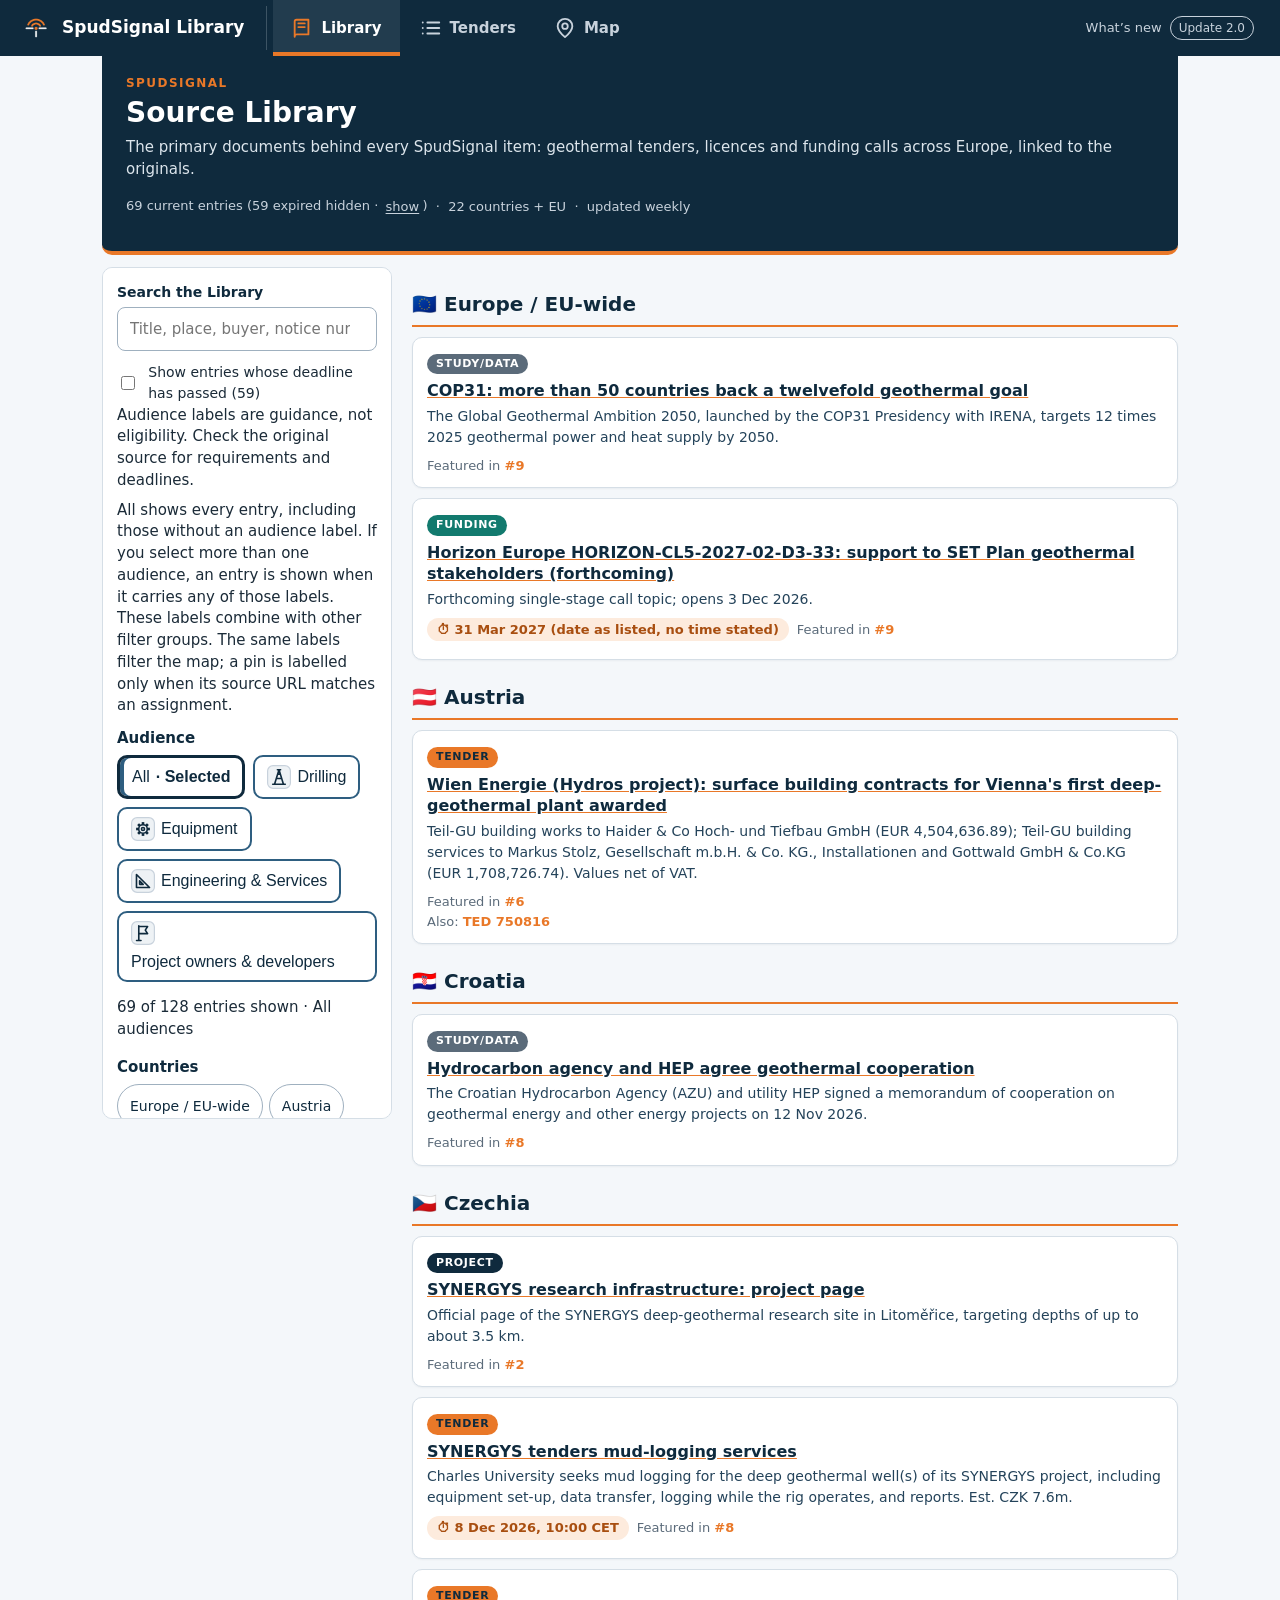
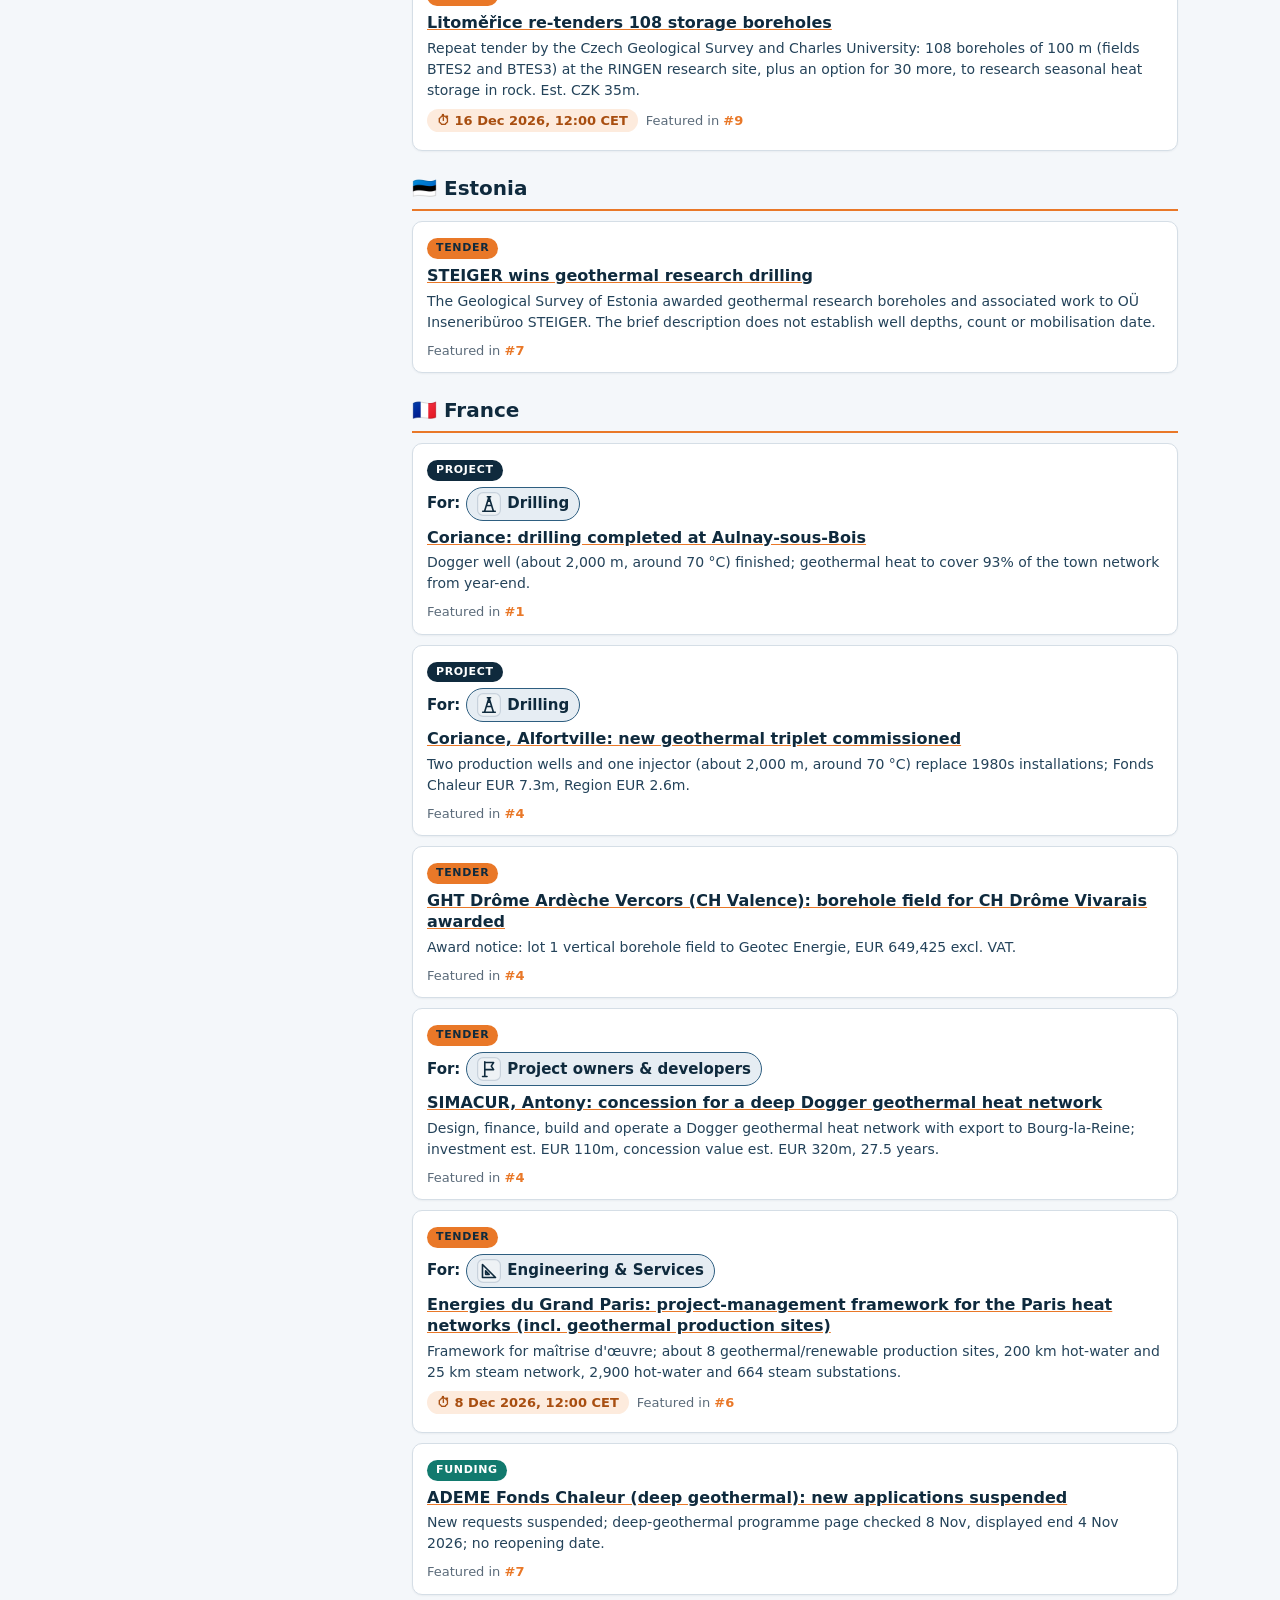
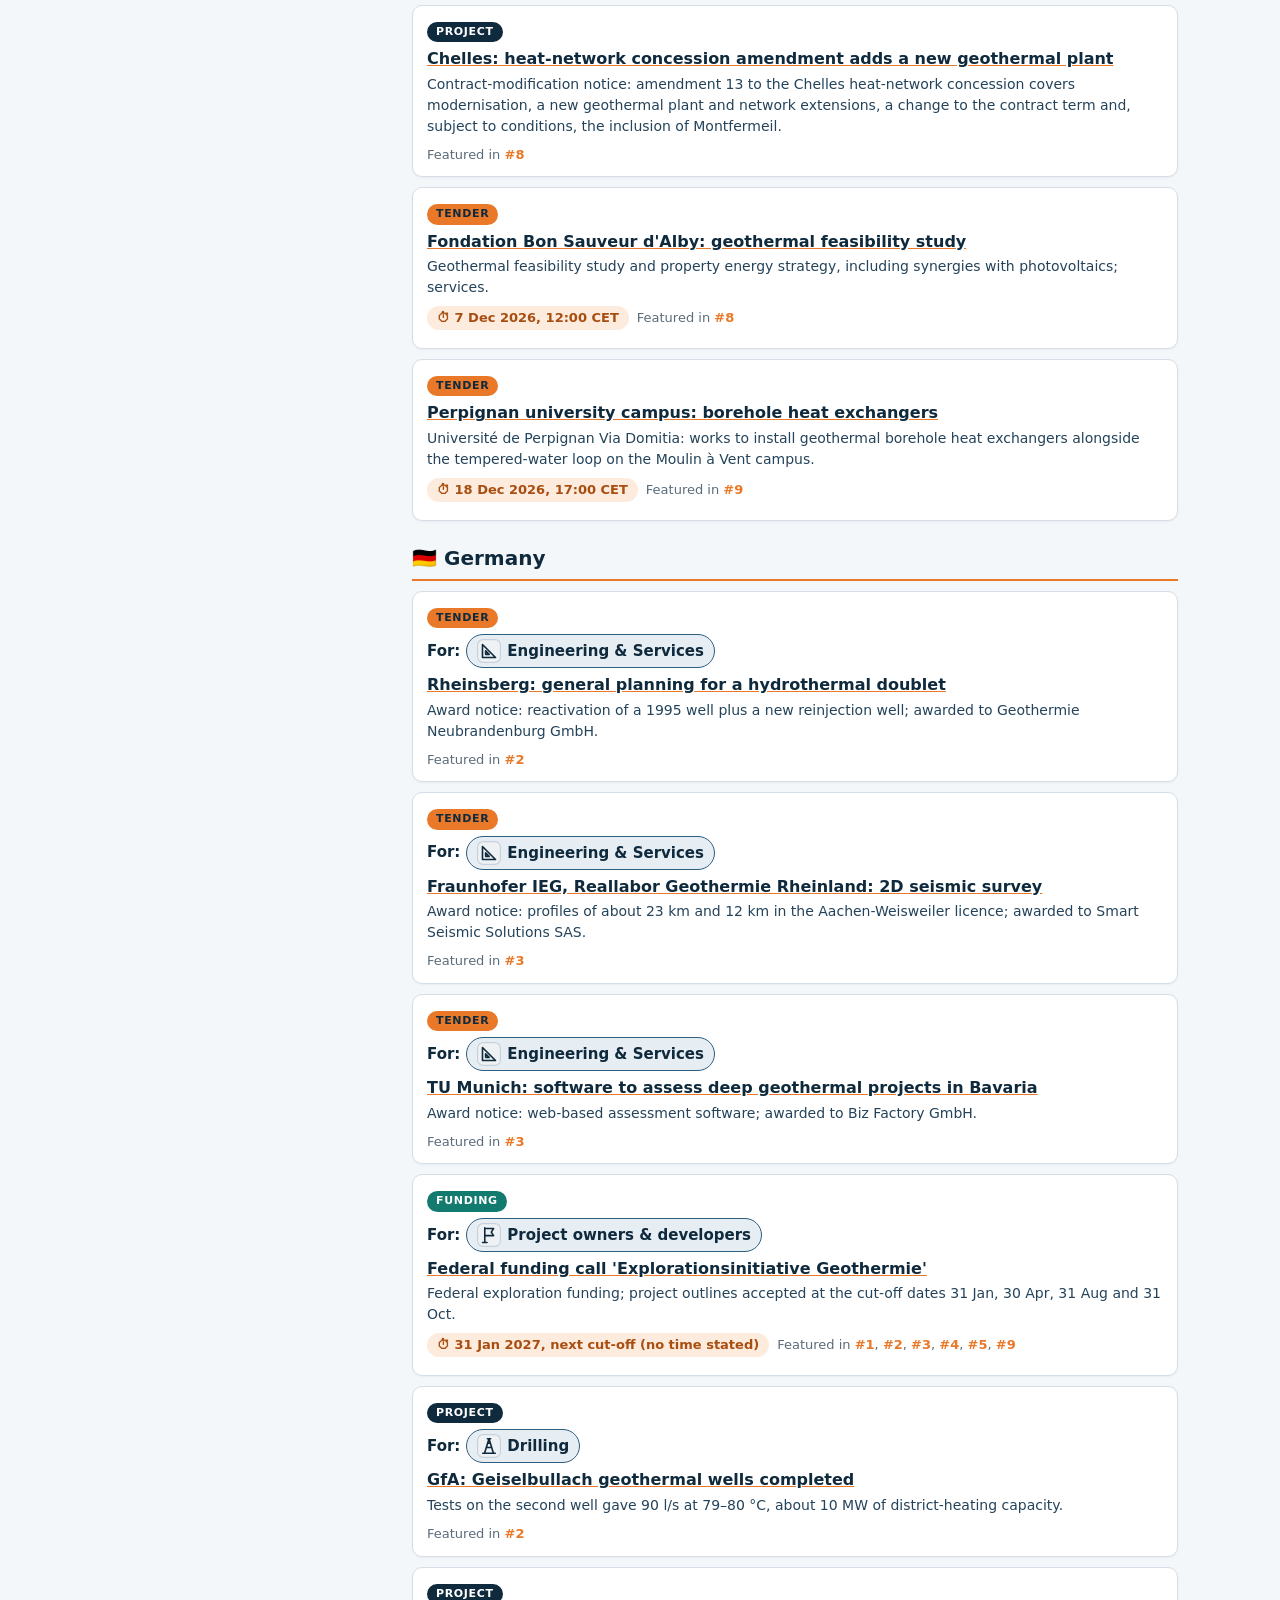
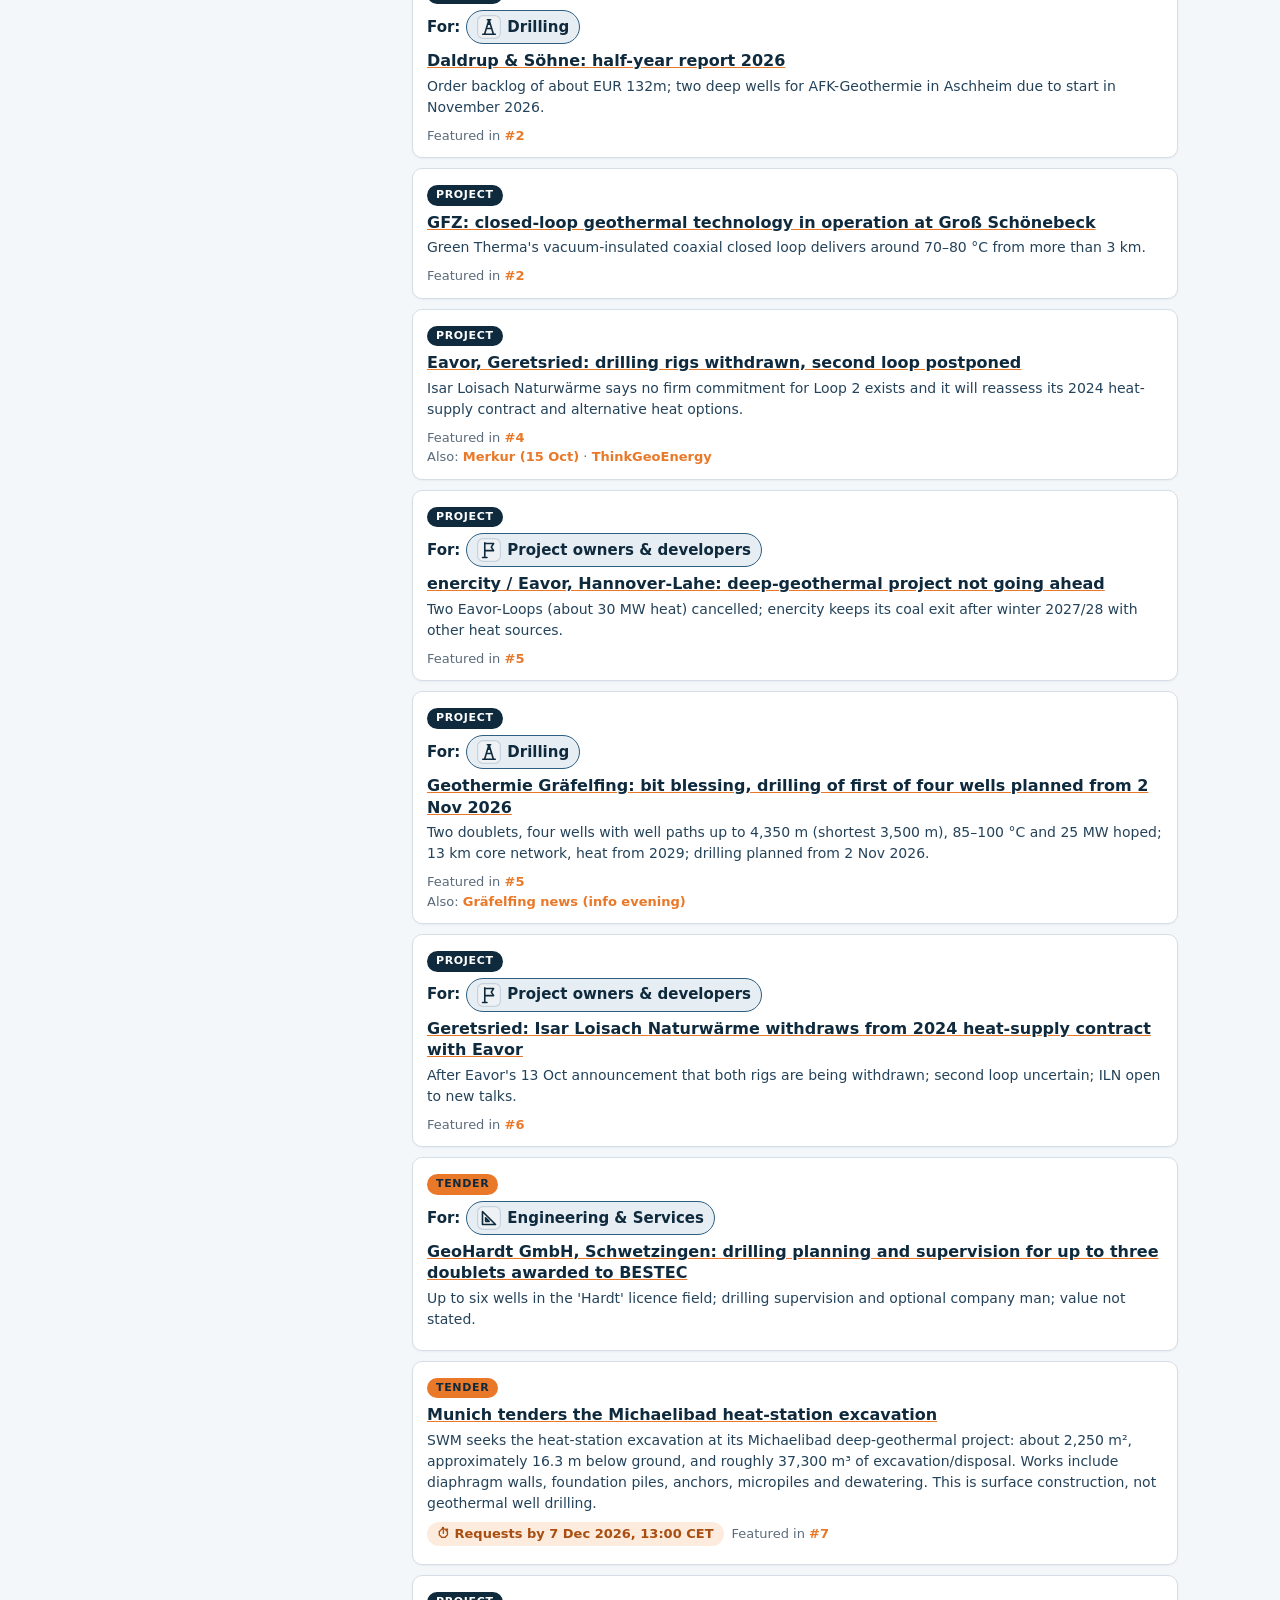
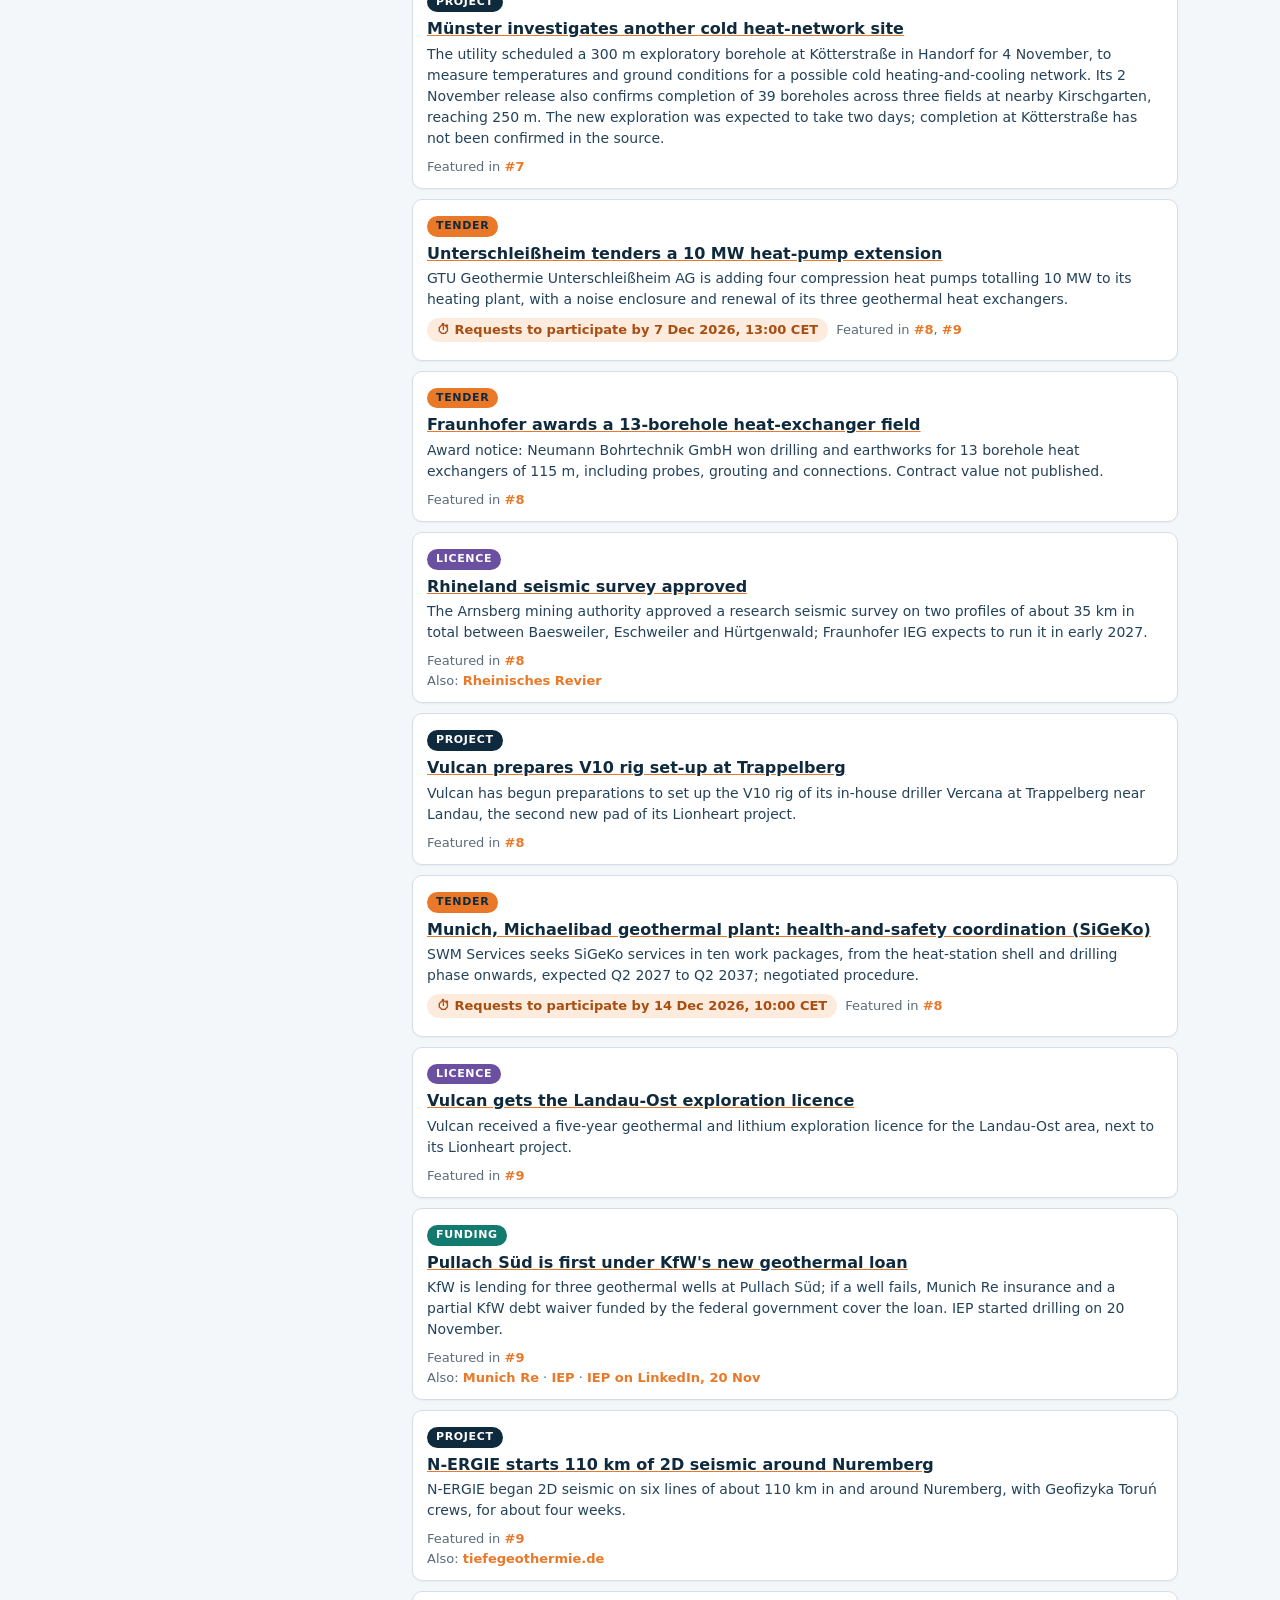
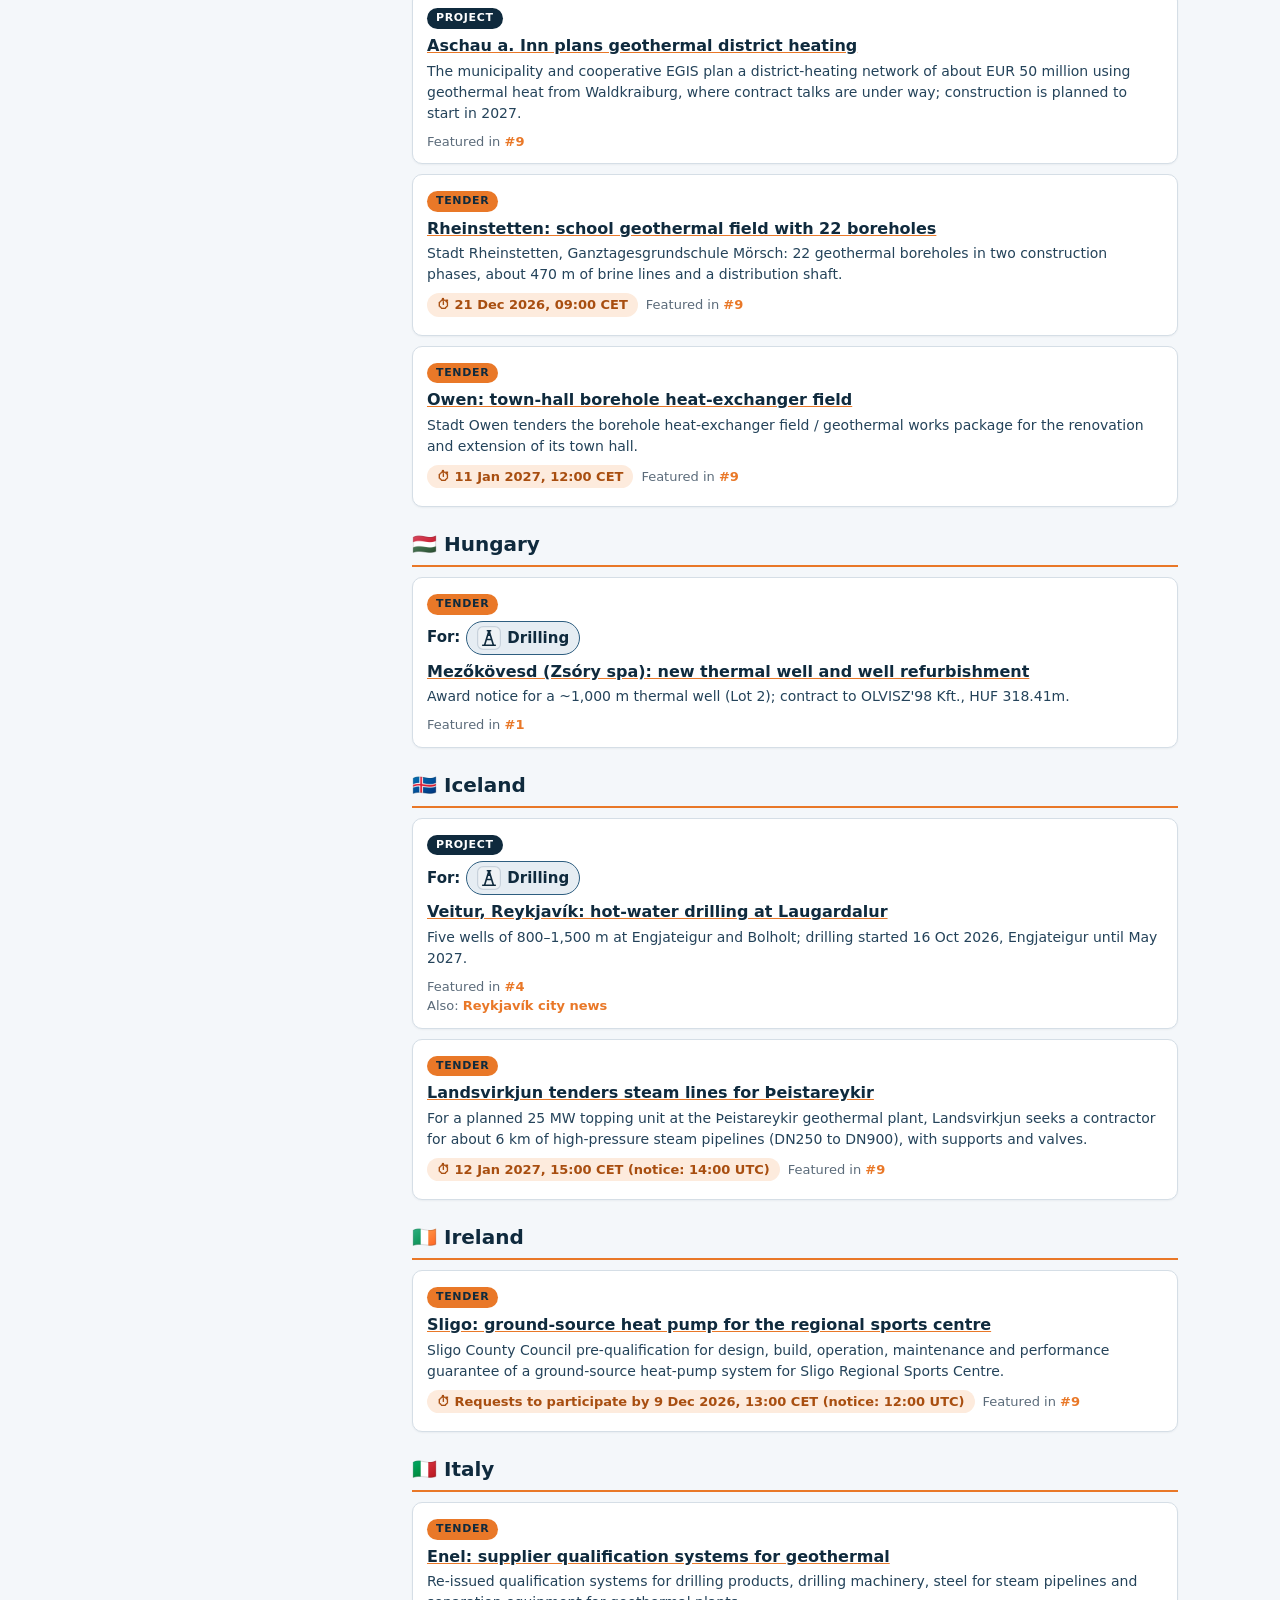
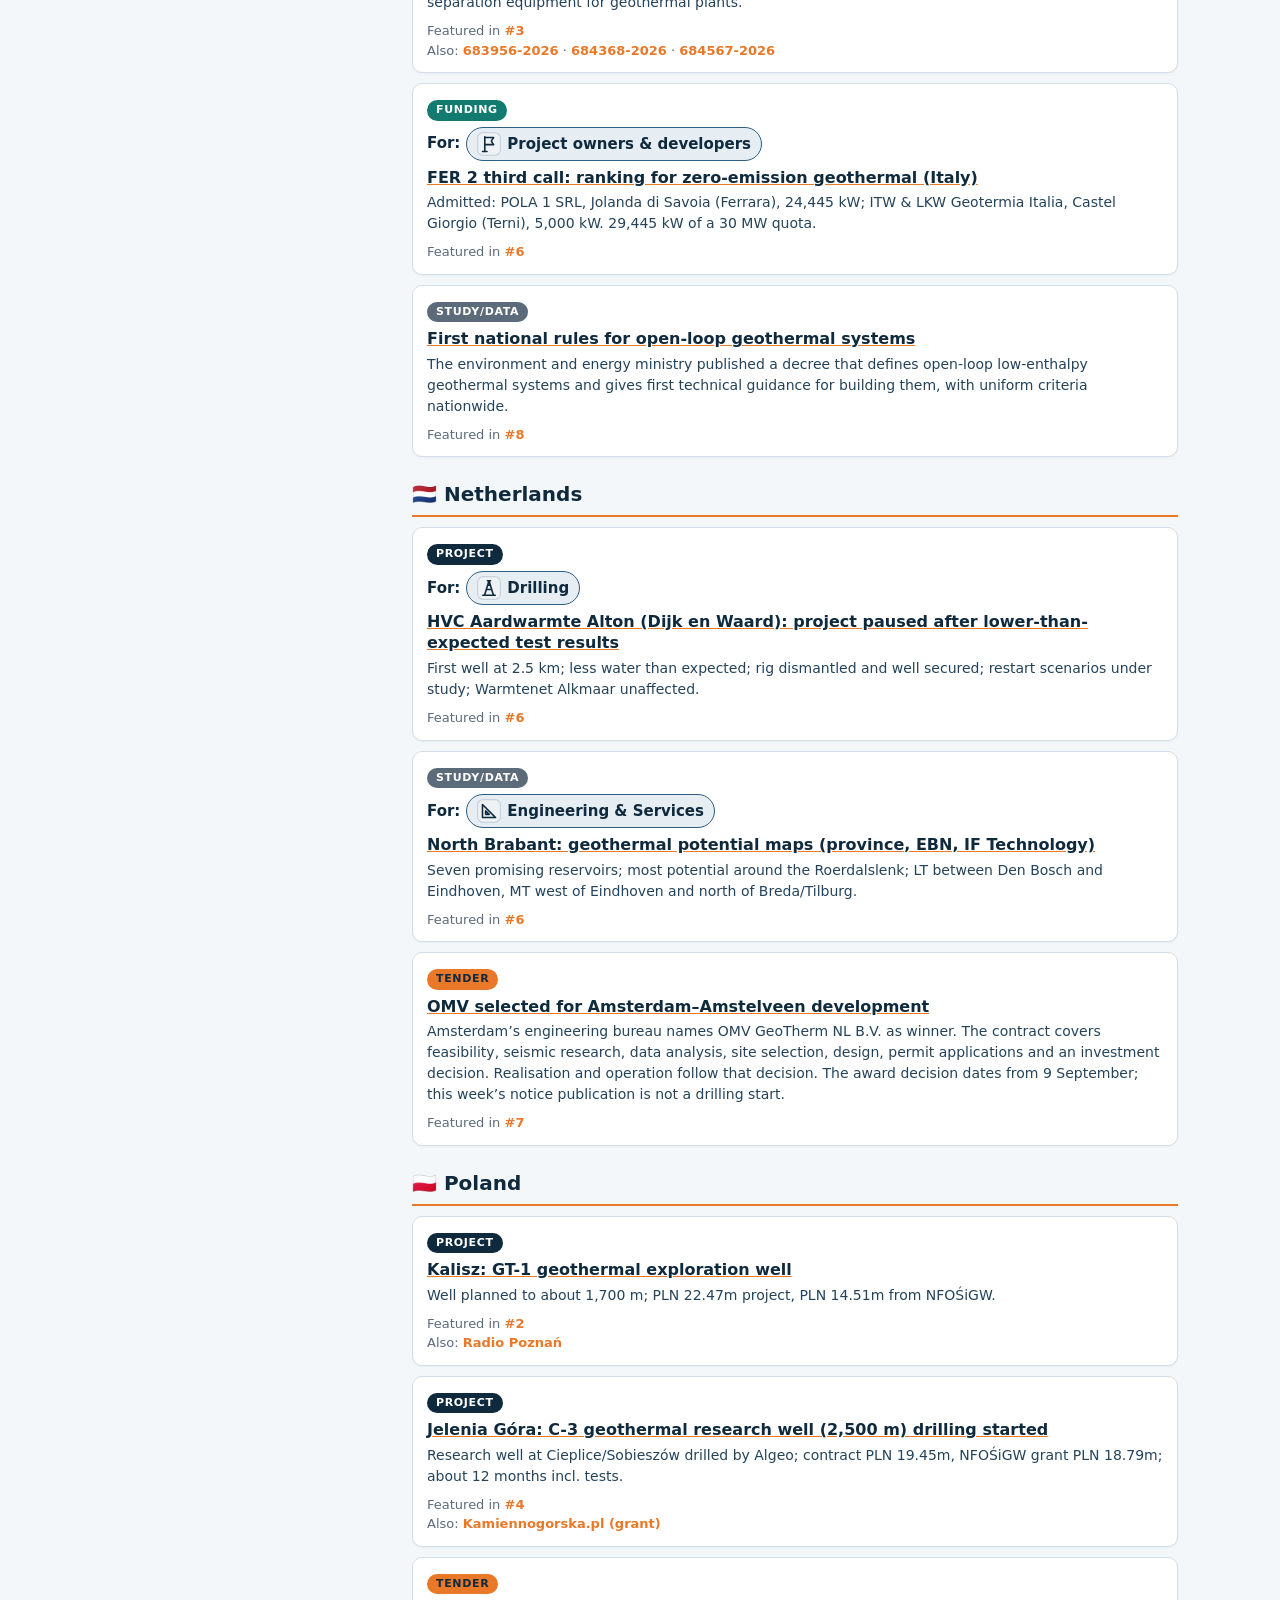
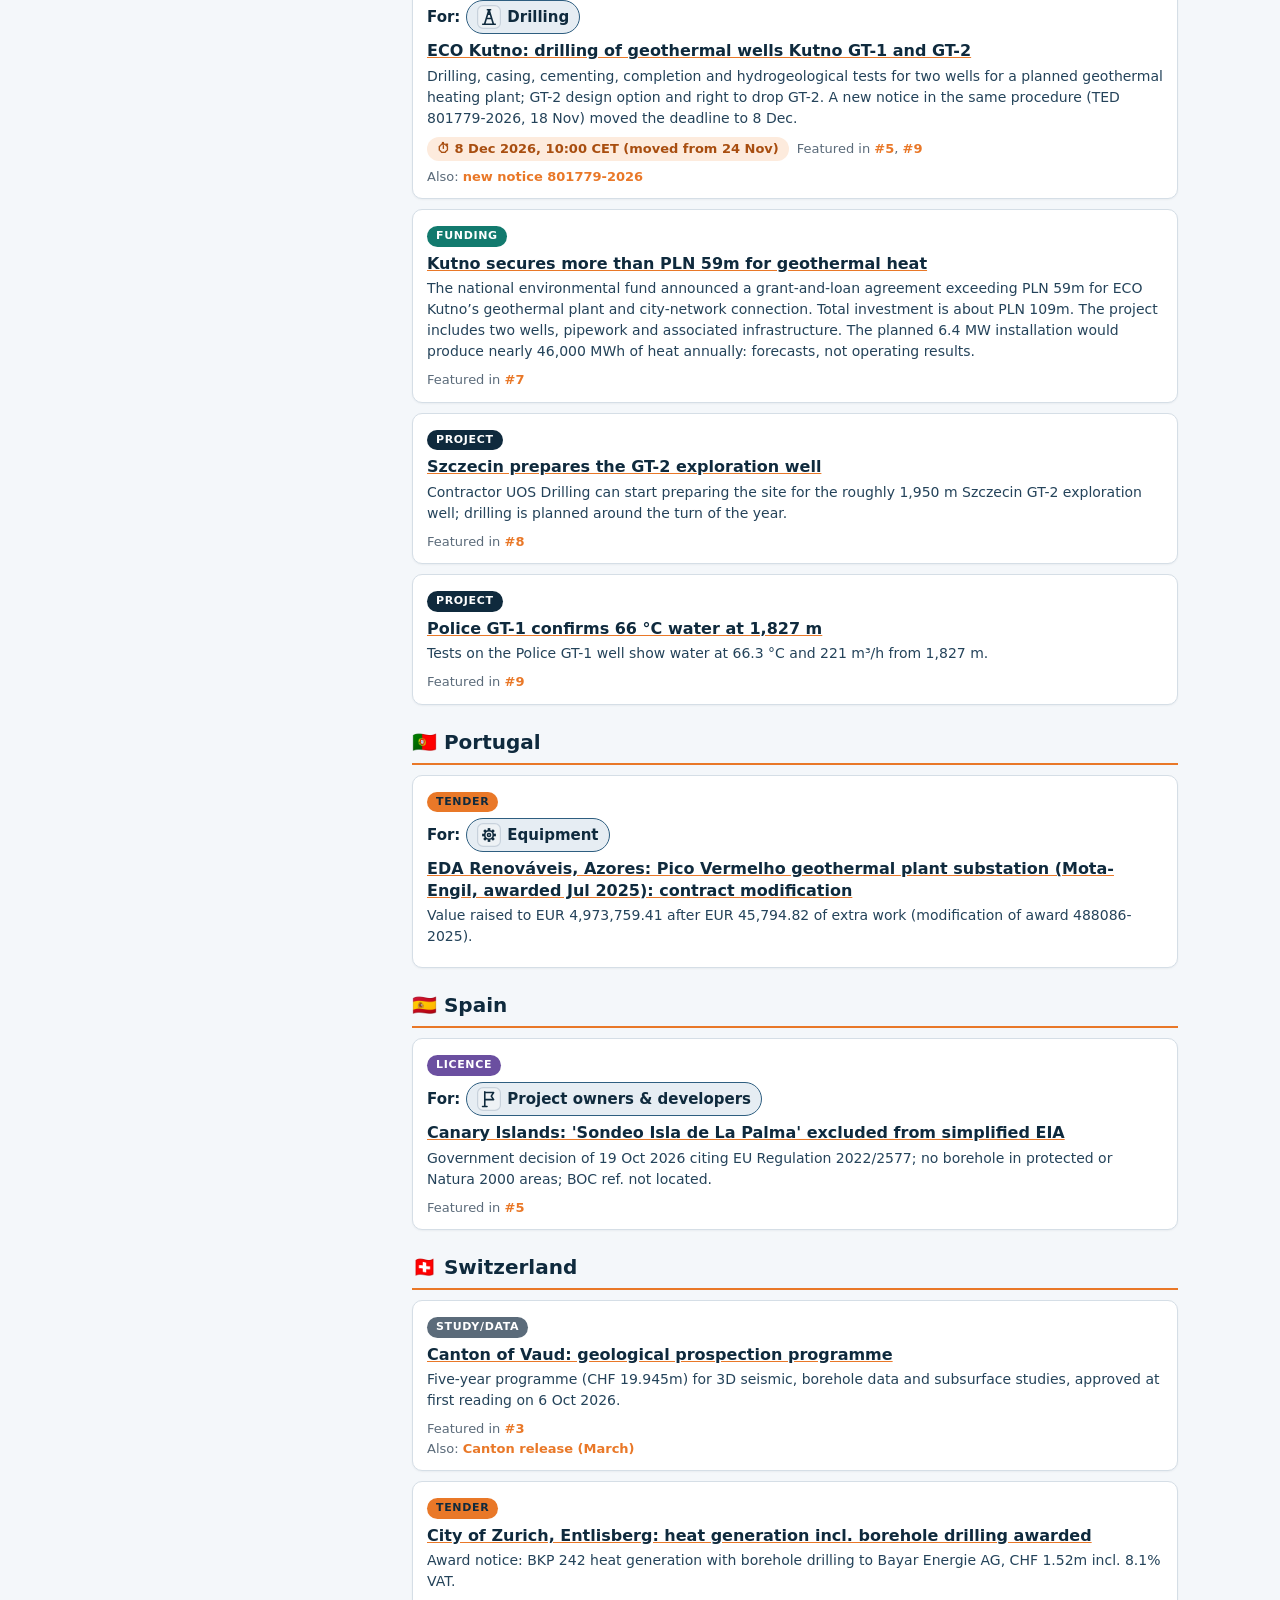
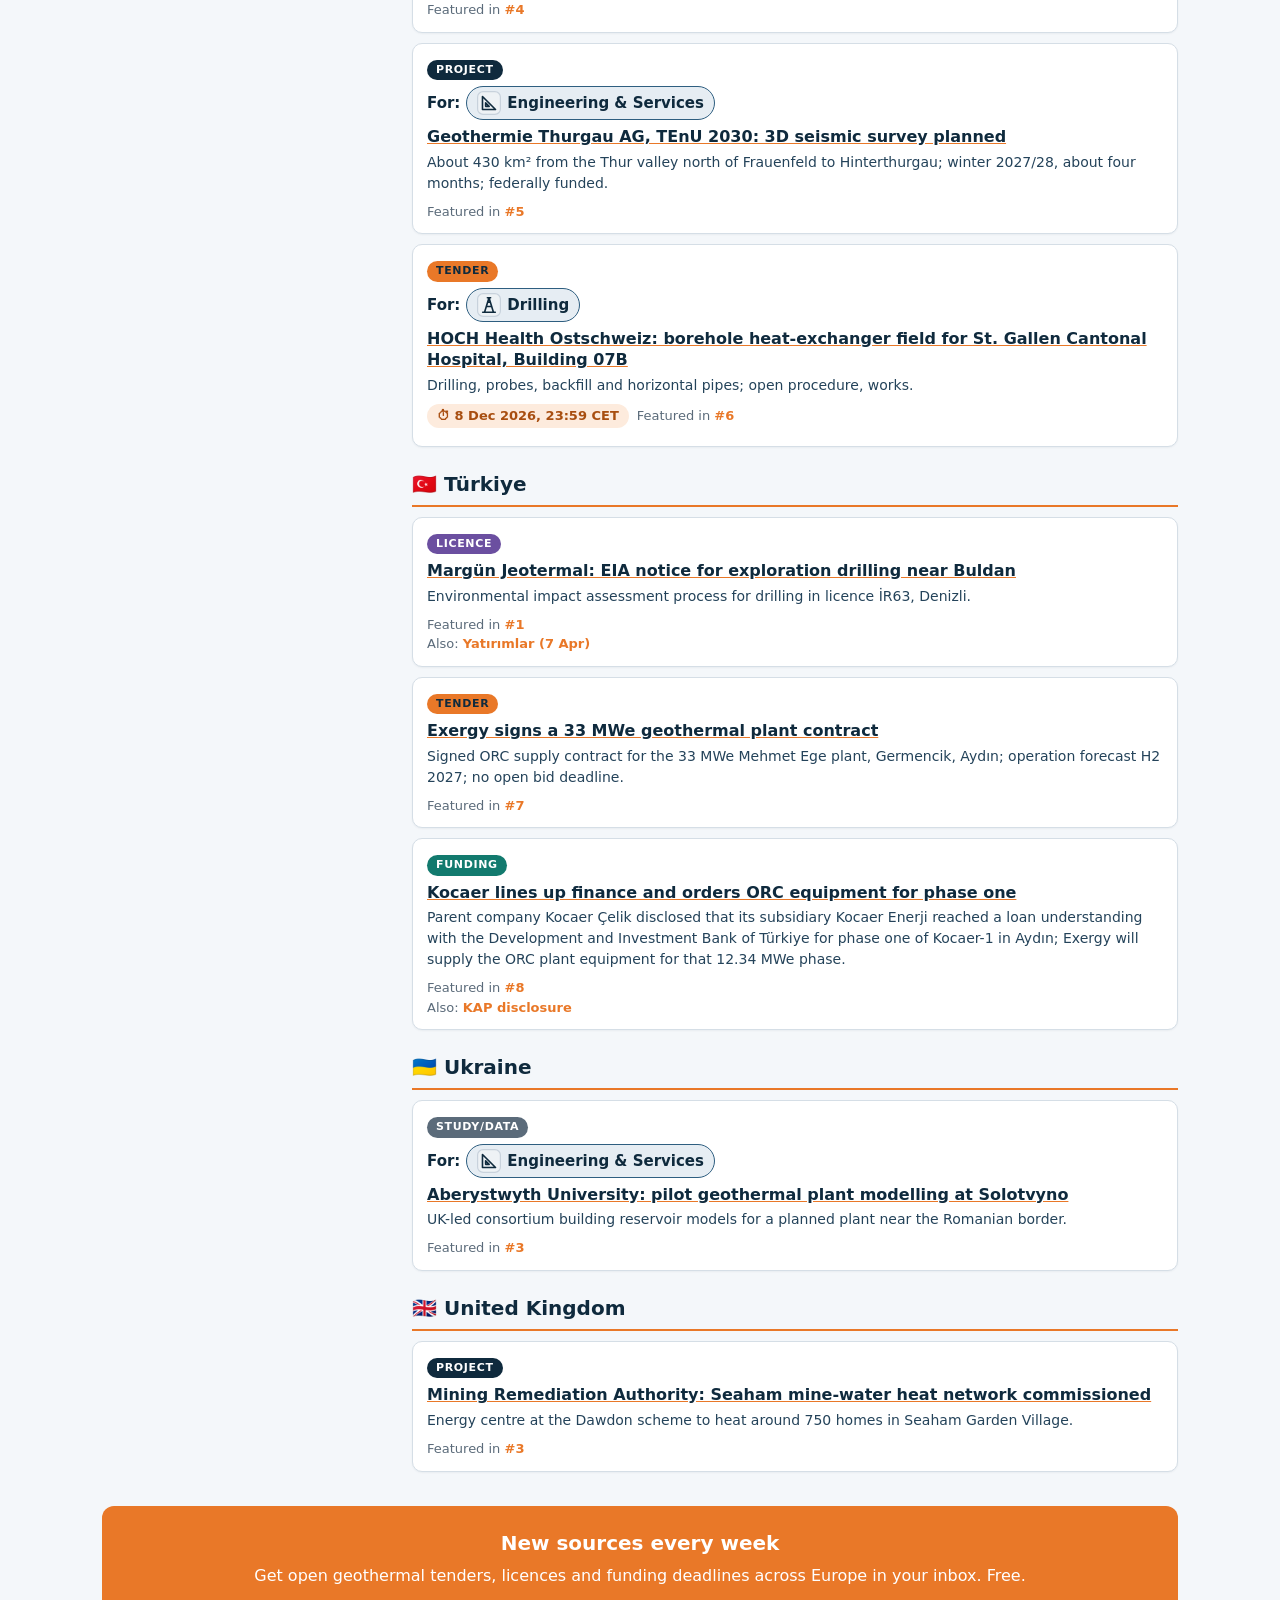
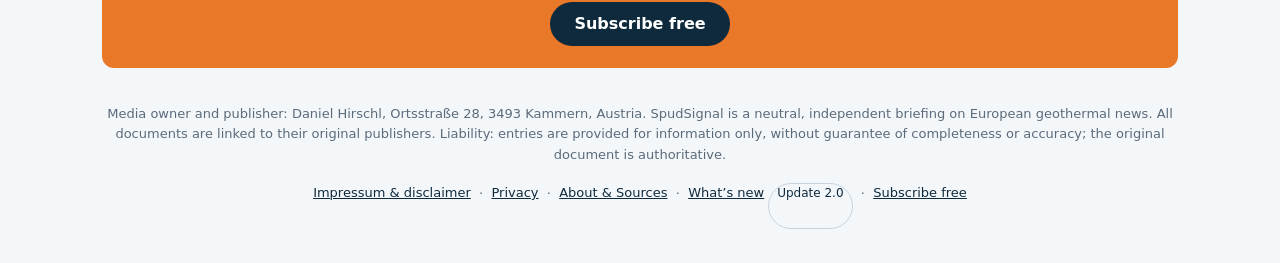
<file: index.html>
<!DOCTYPE html>
<html data-ss-tabs="2.0" lang="en"><head><meta charset="utf-8"/><meta content="width=device-width,initial-scale=1,viewport-fit=cover" name="viewport"/>
<title>SpudSignal Source Library: European geothermal tenders, licences and funding</title>
<meta content="Open geothermal tenders, licences and funding calls across Europe, linked to the original documents. 128 primary sources from 22 countries plus EU, updated weekly by SpudSignal." name="description"/>
<link href="https://library.spudsignal.com/" rel="canonical"/>
<meta content="index,follow" name="robots"/>
<meta content="website" property="og:type"/>
<meta content="SpudSignal" property="og:site_name"/>
<meta content="SpudSignal Source Library: European geothermal tenders, licences and funding" property="og:title"/>
<meta content="Open geothermal tenders, licences and funding calls across Europe, linked to the original documents. 128 primary sources from 22 countries plus EU, updated weekly by SpudSignal." property="og:description"/>
<meta content="https://library.spudsignal.com/" property="og:url"/>
<meta content="https://library.spudsignal.com/og.png" property="og:image"/>
<meta content="1200" property="og:image:width"/>
<meta content="627" property="og:image:height"/>
<meta content="SpudSignal: European geothermal briefing" property="og:image:alt"/>
<meta content="summary_large_image" name="twitter:card"/>
<meta content="SpudSignal Source Library: European geothermal tenders, licences and funding" name="twitter:title"/>
<meta content="Open geothermal tenders, licences and funding calls across Europe, linked to the original documents. 128 primary sources from 22 countries plus EU, updated weekly by SpudSignal." name="twitter:description"/>
<meta content="https://library.spudsignal.com/og.png" name="twitter:image"/>
<link href="/favicon.svg" rel="icon" type="image/svg+xml"/>
<link href="/favicon-32.png" rel="icon" sizes="32x32" type="image/png"/>
<link href="/apple-touch-icon.png" rel="apple-touch-icon"/>
<meta content="#0F2A3D" name="theme-color"/>
<link href="/audience/badges.css" rel="stylesheet"/>
<link href="/assets/spudsignal.css" rel="stylesheet"/><script defer="" src="/assets/ss-url.js"></script></head><body class="has-appnav"><a class="skip" href="#content">Skip to content</a><nav aria-label="Main" class="appnav"><a class="ab" data-carry="/" href="/"><img alt="" height="32" src="/map/logo-v3-dark.png" width="32"/><b>SpudSignal Library</b></a><div class="al"><a aria-current="page" class="tab" data-carry="/" href="/"><svg aria-hidden="true" fill="none" focusable="false" height="22" stroke="currentColor" stroke-linecap="round" stroke-linejoin="round" stroke-width="2" viewbox="0 0 24 24" width="22"><path d="M4 19.5V5a2 2 0 0 1 2-2h13v16H6.5A2.5 2.5 0 0 0 4 21.5z"></path><path d="M8 7h7"></path><path d="M8 11h7"></path></svg><span>Library</span></a><a class="tab" data-carry="/tenders/" href="/tenders/"><svg aria-hidden="true" fill="none" focusable="false" height="22" stroke="currentColor" stroke-linecap="round" stroke-linejoin="round" stroke-width="2" viewbox="0 0 24 24" width="22"><path d="M3 12h.01"></path><path d="M3 18h.01"></path><path d="M3 6h.01"></path><path d="M8 12h13"></path><path d="M8 18h13"></path><path d="M8 6h13"></path></svg><span>Tenders</span></a><a class="tab" data-carry="/map/" href="/map/"><svg aria-hidden="true" fill="none" focusable="false" height="22" stroke="currentColor" stroke-linecap="round" stroke-linejoin="round" stroke-width="2" viewbox="0 0 24 24" width="22"><path d="M20 10c0 5-8 12-8 12s-8-7-8-12a8 8 0 0 1 16 0z"></path><circle cx="12" cy="10" r="3"></circle></svg><span>Map</span></a></div><a class="wn" href="/whats-new/"><span>What’s new</span><span class="vtag" data-version="">Update 2.0</span></a></nav>
<div class="ss-wrap">
<header class="ss-head"><p class="k">SpudSignal</p><h1 id="content" tabindex="-1">Source Library</h1><p>The primary documents behind every SpudSignal item: geothermal tenders, licences and funding calls across Europe, linked to the originals.</p><p class="s"><span id="ss-hcount">128 entries</span>  ·  22 countries + EU  ·  updated weekly</p></header>


<div class="ss-lay"><aside aria-label="Filters" class="ss-side"><div hidden="" id="ss-tools"><div class="ss-search" role="search"><label for="ss-q">Search the Library</label><input autocomplete="off" id="ss-q" placeholder="Title, place, buyer, notice number" type="search"/></div><label class="ss-toggle"><input id="ss-past" type="checkbox"/><span>Show entries whose deadline has passed (<span id="ss-npast">0</span>)</span></label></div><!-- audience-notes-start -->
<p class="audhelp" id="aud-help">Audience labels are guidance, not eligibility. Check the original source for requirements and deadlines.</p><p class="audhelp ss-info">All shows every entry, including those without an audience label. If you select more than one audience, an entry is shown when it carries any of those labels. These labels combine with other filter groups. The same labels filter the map; a pin is labelled only when its source URL matches an assignment.</p>
<p class="audempty" hidden="" id="aud-empty">No entries carry the selected audience labels. Entries without an audience label stay in All.</p>
<!-- audience-notes-end -->
<!-- audience-bar-start -->
<div class="audblock" id="audience-bar">
<h2 class="audheading" id="aud-heading">Audience</h2>
<div aria-labelledby="aud-heading" class="audrow" role="group">
<button aria-pressed="true" class="audchip audall" id="aud-all" type="button">All</button>
<button aria-pressed="false" class="audchip" data-g="audience" data-v="Drilling" type="button"><img alt="" class="audsym" height="24" src="/symbols/aud-drilling.svg" width="24"/><span class="audname">Drilling</span></button>
<button aria-pressed="false" class="audchip" data-g="audience" data-v="Equipment" type="button"><img alt="" class="audsym" height="24" src="/symbols/aud-equipment.svg" width="24"/><span class="audname">Equipment</span></button>
<button aria-pressed="false" class="audchip" data-g="audience" data-v="Engineering &amp; Services" type="button"><img alt="" class="audsym" height="24" src="/symbols/aud-engineering.svg" width="24"/><span class="audname">Engineering &amp; Services</span></button>
<button aria-pressed="false" class="audchip" data-g="audience" data-v="Project owners &amp; developers" type="button"><img alt="" class="audsym" height="24" src="/symbols/aud-owners.svg" width="24"/><span class="audname">Project owners &amp; developers</span></button>
</div>
<p class="audcount" id="aud-count" role="status"></p>
</div>
<!-- audience-bar-end -->
<h2>Countries</h2><nav aria-label="Countries" class="ss-chips"><a class="ss-chip" href="#lib-europeeuwide">Europe / EU-wide</a><a class="ss-chip" href="#lib-austria">Austria</a><a class="ss-chip" href="#lib-belgium">Belgium</a><a class="ss-chip" href="#lib-croatia">Croatia</a><a class="ss-chip" href="#lib-czechia">Czechia</a><a class="ss-chip" href="#lib-estonia">Estonia</a><a class="ss-chip" href="#lib-france">France</a><a class="ss-chip" href="#lib-germany">Germany</a><a class="ss-chip" href="#lib-hungary">Hungary</a><a class="ss-chip" href="#lib-iceland">Iceland</a><a class="ss-chip" href="#lib-ireland">Ireland</a><a class="ss-chip" href="#lib-italy">Italy</a><a class="ss-chip" href="#lib-netherlands">Netherlands</a><a class="ss-chip" href="#lib-poland">Poland</a><a class="ss-chip" href="#lib-portugal">Portugal</a><a class="ss-chip" href="#lib-romania">Romania</a><a class="ss-chip" href="#lib-slovenia">Slovenia</a><a class="ss-chip" href="#lib-spain">Spain</a><a class="ss-chip" href="#lib-sweden">Sweden</a><a class="ss-chip" href="#lib-switzerland">Switzerland</a><a class="ss-chip" href="#lib-türkiye">Türkiye</a><a class="ss-chip" href="#lib-ukraine">Ukraine</a><a class="ss-chip" href="#lib-unitedkingdom">United Kingdom</a></nav>























































































































































</aside><div class="ss-list" id="liblist"><h2 class="ss-h2" id="lib-europeeuwide">🇪🇺 Europe / EU-wide</h2><div class="libcard ss-card" data-audience="" data-audience-approved="false" data-audience-status="untagged" data-deadline="2026-12-01T17:00:00+01:00" data-type="funding"><span class="ss-badge t-funding">Funding</span><p class="ss-ct"><a href="https://ec.europa.eu/info/funding-tenders/opportunities/portal/screen/opportunities/topic-details/horizon-cl5-2026-11-d3-06">Horizon Europe HORIZON-CL5-2026-11-D3-06: resource assessment for deep sedimentary and basement reservoirs</a></p><p class="ss-cd">EUR 18m research and innovation call on methods and models for low-permeability reservoirs at 2,000–6,000 m.</p><p class="ss-cm"><span class="ss-dl">⏱ 1 Dec 2026, 17:00 Brussels time</span><span class="ss-past" hidden="">Deadline passed</span><span>Featured in <a href="https://spudsignal.beehiiv.com/p/spudsignal-1-prenzlau-plant-kaba-well-erzurum-licences">#1</a>, <a href="https://spudsignal.beehiiv.com/p/spudsignal-2-synergys-kit-alsace-well-geiselbullach">#2</a>, <a href="https://spudsignal.beehiiv.com/p/spudsignal-3-ferney-well-linnich-boreholes-seaham-heat">#3</a>, <a href="https://spudsignal.beehiiv.com/p/spudsignal-4-antony-concession-romanian-wells-nigde">#4</a>, <a href="https://spudsignal.beehiiv.com/p/spudsignal-5-kutno-wells-hvc-framework-berlin-la-palma">#5</a>, <a href="https://spudsignal.beehiiv.com/p/spudsignal-6-alton-paused-paris-heat-italys-fer-2">#6</a>, <a href="https://spudsignal.beehiiv.com/p/spudsignal-7-munich-works-kaba-reset-kutno-funding">#7</a>, <a href="https://spudsignal.beehiiv.com/p/spudsignal-8-heat-pumps-swiss-boreholes-vulcan-rig">#8</a>, <a href="https://spudsignal.beehiiv.com/p/spudsignal-9-pullach-spuds-kutno-wells-iceland-steam">#9</a></span></p></div><div class="libcard ss-card" data-audience="" data-audience-approved="false" data-audience-status="unassigned" data-type="study"><span class="ss-badge t-study">Study/Data</span><p class="ss-ct"><a href="https://cop31.tr/news-detail/more-than-50-countries-back-global-geothermal-ambition-2050">COP31: more than 50 countries back a twelvefold geothermal goal</a></p><p class="ss-cd">The Global Geothermal Ambition 2050, launched by the COP31 Presidency with IRENA, targets 12 times 2025 geothermal power and heat supply by 2050.</p><p class="ss-cm"><span>Featured in <a href="https://spudsignal.beehiiv.com/p/spudsignal-9-pullach-spuds-kutno-wells-iceland-steam">#9</a></span></p></div><div class="libcard ss-card" data-audience="" data-audience-approved="false" data-audience-status="unassigned" data-deadline="2027-03-31T23:59:00+02:00" data-type="funding"><span class="ss-badge t-funding">Funding</span><p class="ss-ct"><a href="https://ec.europa.eu/info/funding-tenders/opportunities/portal/screen/opportunities/topic-details/horizon-cl5-2027-02-d3-33">Horizon Europe HORIZON-CL5-2027-02-D3-33: support to SET Plan geothermal stakeholders (forthcoming)</a></p><p class="ss-cd">Forthcoming single-stage call topic; opens 3 Dec 2026.</p><p class="ss-cm"><span class="ss-dl">⏱ 31 Mar 2027 (date as listed, no time stated)</span><span class="ss-past" hidden="">Deadline passed</span><span>Featured in <a href="https://spudsignal.beehiiv.com/p/spudsignal-9-pullach-spuds-kutno-wells-iceland-steam">#9</a></span></p></div><h2 class="ss-h2" id="lib-austria">🇦🇹 Austria</h2><div class="libcard ss-card" data-audience="" data-audience-approved="true" data-audience-status="untagged" data-type="tender"><span class="ss-badge t-tender">Tender</span><p class="ss-ct"><a href="https://ted.europa.eu/en/notice/-/detail/749142-2026">Wien Energie (Hydros project): surface building contracts for Vienna's first deep-geothermal plant awarded</a></p><p class="ss-cd">Teil-GU building works to Haider &amp; Co Hoch- und Tiefbau GmbH (EUR 4,504,636.89); Teil-GU building services to Markus Stolz, Gesellschaft m.b.H. &amp; Co. KG., Installationen and Gottwald GmbH &amp; Co.KG (EUR 1,708,726.74). Values net of VAT.</p><p class="ss-cm"><span>Featured in <a href="https://spudsignal.beehiiv.com/p/spudsignal-6-alton-paused-paris-heat-italys-fer-2">#6</a></span><br/><span>Also: <a href="https://ted.europa.eu/en/notice/-/detail/750816-2026">TED 750816</a></span></p></div><h2 class="ss-h2" id="lib-belgium">🇧🇪 Belgium</h2><div class="libcard ss-card" data-audience="Engineering &amp; Services" data-audience-approved="true" data-audience-status="reviewed" data-deadline="2026-10-14T10:00:00+02:00" data-past-build="1" data-type="tender"><span class="ss-badge t-tender">Tender</span><!--auds--><span class="auds" data-audience-status="reviewed"><span class="audfor">For:</span><span class="aud"><img alt="" class="audsym" height="24" src="/symbols/aud-engineering.svg" width="24"/><span class="audname">Engineering &amp; Services</span></span></span><!--/auds--><p class="ss-ct"><a href="https://ted.europa.eu/en/notice/-/detail/620241-2026">Flanders: gravity and magnetotelluric surveys, Brabant Massif</a></p><p class="ss-cd">Geophysical surveys for deep geothermal and critical raw materials in the Brabant Massif.</p><p class="ss-cm"><span class="ss-dl past">⏱ 14 Oct 2026, 10:00 CEST</span><span class="ss-past" hidden="">Deadline passed</span><span>expired</span><span>Featured in <a href="https://spudsignal.beehiiv.com/p/spudsignal-1-prenzlau-plant-kaba-well-erzurum-licences">#1</a>, <a href="https://spudsignal.beehiiv.com/p/spudsignal-2-synergys-kit-alsace-well-geiselbullach">#2</a>, <a href="https://spudsignal.beehiiv.com/p/spudsignal-3-ferney-well-linnich-boreholes-seaham-heat">#3</a></span></p></div><h2 class="ss-h2" id="lib-croatia">🇭🇷 Croatia</h2><div class="libcard ss-card" data-audience="" data-audience-approved="false" data-audience-status="unassigned" data-type="study"><span class="ss-badge t-study">Study/Data</span><p class="ss-ct"><a href="https://www.hep.hr/novosti/azu-i-hep-potpisali-memorandum-o-suradnji-u-podrucju-geotermalne-energije-i-drugih-energetskih-projekata/3918">Hydrocarbon agency and HEP agree geothermal cooperation</a></p><p class="ss-cd">The Croatian Hydrocarbon Agency (AZU) and utility HEP signed a memorandum of cooperation on geothermal energy and other energy projects on 12 Nov 2026.</p><p class="ss-cm"><span>Featured in <a href="https://spudsignal.beehiiv.com/p/spudsignal-8-heat-pumps-swiss-boreholes-vulcan-rig">#8</a></span></p></div><h2 class="ss-h2" id="lib-czechia">🇨🇿 Czechia</h2><div class="libcard ss-card" data-audience="Equipment" data-audience-approved="true" data-audience-status="reviewed" data-deadline="2026-11-09T10:00:00+01:00" data-past-build="1" data-type="tender"><span class="ss-badge t-tender">Tender</span><!--auds--><span class="auds" data-audience-status="reviewed"><span class="audfor">For:</span><span class="aud"><img alt="" class="audsym" height="24" src="/symbols/aud-equipment.svg" width="24"/><span class="audname">Equipment</span></span></span><!--/auds--><p class="ss-ct"><a href="https://ted.europa.eu/en/notice/-/detail/674260-2026">Charles University: wellhead and frac tree for SYNERGYS</a></p><p class="ss-cd">Supply of wellhead and frac-tree equipment, with installation, for deep geothermal wells at the SYNERGYS research site in Litoměřice. Est. CZK 9.8m.</p><p class="ss-cm"><span class="ss-dl past">⏱ 9 Nov 2026, 10:00 CET (extended from 5 Nov)</span><span class="ss-past" hidden="">Deadline passed</span><span>expired</span><span>Featured in <a href="https://spudsignal.beehiiv.com/p/spudsignal-2-synergys-kit-alsace-well-geiselbullach">#2</a>, <a href="https://spudsignal.beehiiv.com/p/spudsignal-3-ferney-well-linnich-boreholes-seaham-heat">#3</a>, <a href="https://spudsignal.beehiiv.com/p/spudsignal-4-antony-concession-romanian-wells-nigde">#4</a>, <a href="https://spudsignal.beehiiv.com/p/spudsignal-5-kutno-wells-hvc-framework-berlin-la-palma">#5</a>, <a href="https://spudsignal.beehiiv.com/p/spudsignal-6-alton-paused-paris-heat-italys-fer-2">#6</a></span><br/><span>Also: <a href="https://ted.europa.eu/en/notice/-/detail/684005-2026">change notice 684005-2026</a></span></p></div><div class="libcard ss-card" data-audience="Equipment" data-audience-approved="true" data-audience-status="reviewed" data-deadline="2026-11-06T10:00:00+01:00" data-past-build="1" data-type="tender"><span class="ss-badge t-tender">Tender</span><!--auds--><span class="auds" data-audience-status="reviewed"><span class="audfor">For:</span><span class="aud"><img alt="" class="audsym" height="24" src="/symbols/aud-equipment.svg" width="24"/><span class="audname">Equipment</span></span></span><!--/auds--><p class="ss-ct"><a href="https://ted.europa.eu/en/notice/-/detail/679859-2026">Charles University: liner hanger for SYNERGYS</a></p><p class="ss-cd">Supply of liner-hanger equipment, with installation, for the SYNERGYS deep wells. Est. CZK 9.8m.</p><p class="ss-cm"><span class="ss-dl past">⏱ 6 Nov 2026, 10:00 CET</span><span class="ss-past" hidden="">Deadline passed</span><span>expired</span><span>Featured in <a href="https://spudsignal.beehiiv.com/p/spudsignal-2-synergys-kit-alsace-well-geiselbullach">#2</a>, <a href="https://spudsignal.beehiiv.com/p/spudsignal-3-ferney-well-linnich-boreholes-seaham-heat">#3</a>, <a href="https://spudsignal.beehiiv.com/p/spudsignal-4-antony-concession-romanian-wells-nigde">#4</a>, <a href="https://spudsignal.beehiiv.com/p/spudsignal-5-kutno-wells-hvc-framework-berlin-la-palma">#5</a>, <a href="https://spudsignal.beehiiv.com/p/spudsignal-6-alton-paused-paris-heat-italys-fer-2">#6</a></span></p></div><div class="libcard ss-card" data-audience="Drilling" data-audience-approved="true" data-audience-status="reviewed" data-deadline="2026-09-22T23:59:00+02:00" data-past-build="1" data-type="tender"><span class="ss-badge t-tender">Tender</span><!--auds--><span class="auds" data-audience-status="reviewed"><span class="audfor">For:</span><span class="aud"><img alt="" class="audsym" height="24" src="/symbols/aud-drilling.svg" width="24"/><span class="audname">Drilling</span></span></span><!--/auds--><p class="ss-ct"><a href="https://ted.europa.eu/en/notice/-/detail/637856-2026">Charles University: day-rate drilling services with rig for SYNERGYS</a></p><p class="ss-cd">Drilling services with a rig, est. CZK 70m for 150 days; offers closed 22 Sep 2026.</p><p class="ss-cm"><span class="ss-dl past">⏱ 22 Sep 2026</span><span class="ss-past" hidden="">Deadline passed</span><span>expired</span><span>Featured in <a href="https://spudsignal.beehiiv.com/p/spudsignal-2-synergys-kit-alsace-well-geiselbullach">#2</a></span></p></div><div class="libcard ss-card" data-audience="" data-audience-approved="false" data-audience-status="untagged" data-type="project"><span class="ss-badge t-project">Project</span><p class="ss-ct"><a href="https://www.synergys.cz/cz/o-synergys/projekt">SYNERGYS research infrastructure: project page</a></p><p class="ss-cd">Official page of the SYNERGYS deep-geothermal research site in Litoměřice, targeting depths of up to about 3.5 km.</p><p class="ss-cm"><span>Featured in <a href="https://spudsignal.beehiiv.com/p/spudsignal-2-synergys-kit-alsace-well-geiselbullach">#2</a></span></p></div><div class="libcard ss-card" data-audience="Drilling" data-audience-approved="true" data-audience-status="reviewed" data-deadline="2026-10-30T15:00:00+01:00" data-past-build="1" data-type="tender"><span class="ss-badge t-tender">Tender</span><!--auds--><span class="auds" data-audience-status="reviewed"><span class="audfor">For:</span><span class="aud"><img alt="" class="audsym" height="24" src="/symbols/aud-drilling.svg" width="24"/><span class="audname">Drilling</span></span></span><!--/auds--><p class="ss-ct"><a href="https://ted.europa.eu/en/notice/-/detail/670200-2026">Litoměřice SYNERGYS/USES4HEAT: 100 shallow boreholes for BTES heat storage</a></p><p class="ss-cd">100 boreholes of 100 m (plus 30 optional) for borehole thermal energy storage fields. Est. CZK 35m.</p><p class="ss-cm"><span class="ss-dl past">⏱ 30 Oct 2026, 15:00 CET</span><span class="ss-past" hidden="">Deadline passed</span><span>expired</span><span>Featured in <a href="https://spudsignal.beehiiv.com/p/spudsignal-2-synergys-kit-alsace-well-geiselbullach">#2</a>, <a href="https://spudsignal.beehiiv.com/p/spudsignal-3-ferney-well-linnich-boreholes-seaham-heat">#3</a>, <a href="https://spudsignal.beehiiv.com/p/spudsignal-4-antony-concession-romanian-wells-nigde">#4</a></span></p></div><div class="libcard ss-card" data-audience="Drilling" data-audience-approved="true" data-audience-status="reviewed" data-deadline="2026-11-06T15:00:00+01:00" data-past-build="1" data-type="tender"><span class="ss-badge t-tender">Tender</span><!--auds--><span class="auds" data-audience-status="reviewed"><span class="audfor">For:</span><span class="aud"><img alt="" class="audsym" height="24" src="/symbols/aud-drilling.svg" width="24"/><span class="audname">Drilling</span></span></span><!--/auds--><p class="ss-ct"><a href="https://ted.europa.eu/en/notice/-/detail/730837-2026">Litoměřice SYNERGYS/USES4HEAT: 100 shallow boreholes for BTES heat storage (co-buyer Univerzita Karlova)</a></p><p class="ss-cd"></p><p class="ss-cm"><span class="ss-dl past">⏱ 6 Nov, 15:00 CET, co-buyer Univerzita Karlova (TED 730837-2026)</span><span class="ss-past" hidden="">Deadline passed</span><span>expired</span><span>Featured in <a href="https://spudsignal.beehiiv.com/p/spudsignal-5-kutno-wells-hvc-framework-berlin-la-palma">#5</a>, <a href="https://spudsignal.beehiiv.com/p/spudsignal-6-alton-paused-paris-heat-italys-fer-2">#6</a></span></p></div><div class="libcard ss-card" data-audience="" data-audience-approved="false" data-audience-status="unassigned" data-deadline="2026-12-08T10:00:00+01:00" data-type="tender"><span class="ss-badge t-tender">Tender</span><p class="ss-ct"><a href="https://ted.europa.eu/en/notice/-/detail/781999-2026">SYNERGYS tenders mud-logging services</a></p><p class="ss-cd">Charles University seeks mud logging for the deep geothermal well(s) of its SYNERGYS project, including equipment set-up, data transfer, logging while the rig operates, and reports. Est. CZK 7.6m.</p><p class="ss-cm"><span class="ss-dl">⏱ 8 Dec 2026, 10:00 CET</span><span class="ss-past" hidden="">Deadline passed</span><span>Featured in <a href="https://spudsignal.beehiiv.com/p/spudsignal-8-heat-pumps-swiss-boreholes-vulcan-rig">#8</a></span></p></div><div class="libcard ss-card" data-audience="" data-audience-approved="false" data-audience-status="unassigned" data-deadline="2026-12-16T12:00:00+01:00" data-type="tender"><span class="ss-badge t-tender">Tender</span><p class="ss-ct"><a href="https://ted.europa.eu/en/notice/-/detail/794245-2026">Litoměřice re-tenders 108 storage boreholes</a></p><p class="ss-cd">Repeat tender by the Czech Geological Survey and Charles University: 108 boreholes of 100 m (fields BTES2 and BTES3) at the RINGEN research site, plus an option for 30 more, to research seasonal heat storage in rock. Est. CZK 35m.</p><p class="ss-cm"><span class="ss-dl">⏱ 16 Dec 2026, 12:00 CET</span><span class="ss-past" hidden="">Deadline passed</span><span>Featured in <a href="https://spudsignal.beehiiv.com/p/spudsignal-9-pullach-spuds-kutno-wells-iceland-steam">#9</a></span></p></div><h2 class="ss-h2" id="lib-estonia">🇪🇪 Estonia</h2><div class="libcard ss-card" data-audience="" data-audience-approved="false" data-audience-status="unassigned" data-type="tender"><span class="ss-badge t-tender">Tender</span><p class="ss-ct"><a href="https://ted.europa.eu/en/notice/-/detail/770504-2026">STEIGER wins geothermal research drilling</a></p><p class="ss-cd">The Geological Survey of Estonia awarded geothermal research boreholes and associated work to OÜ Inseneribüroo STEIGER. The brief description does not establish well depths, count or mobilisation date.</p><p class="ss-cm"><span>Featured in <a href="https://spudsignal.beehiiv.com/p/spudsignal-7-munich-works-kaba-reset-kutno-funding">#7</a></span></p></div><h2 class="ss-h2" id="lib-france">🇫🇷 France</h2><div class="libcard ss-card" data-audience="Engineering &amp; Services" data-audience-approved="true" data-audience-status="reviewed" data-deadline="2026-11-10T16:00:00+01:00" data-past-build="1" data-type="tender"><span class="ss-badge t-tender">Tender</span><!--auds--><span class="auds" data-audience-status="reviewed"><span class="audfor">For:</span><span class="aud"><img alt="" class="audsym" height="24" src="/symbols/aud-engineering.svg" width="24"/><span class="audname">Engineering &amp; Services</span></span></span><!--/auds--><p class="ss-ct"><a href="https://www.boamp.fr/pages/avis/?q=idweb:26-97695">Terrinnov, Ferney-Voltaire: project management for a geothermal exploration well</a></p><p class="ss-cd">Maîtrise d'oeuvre for an exploration well in the ZAC Ferney Genève Innovation, intended for a future doublet; works budget EUR 2.22m excl. VAT.</p><p class="ss-cm"><span class="ss-dl past">⏱ 10 Nov 2026, 16:00 CET</span><span class="ss-past" hidden="">Deadline passed</span><span>expired</span><span>Featured in <a href="https://spudsignal.beehiiv.com/p/spudsignal-3-ferney-well-linnich-boreholes-seaham-heat">#3</a>, <a href="https://spudsignal.beehiiv.com/p/spudsignal-4-antony-concession-romanian-wells-nigde">#4</a>, <a href="https://spudsignal.beehiiv.com/p/spudsignal-5-kutno-wells-hvc-framework-berlin-la-palma">#5</a>, <a href="https://spudsignal.beehiiv.com/p/spudsignal-6-alton-paused-paris-heat-italys-fer-2">#6</a></span></p></div><div class="libcard ss-card" data-audience="Engineering &amp; Services" data-audience-approved="true" data-audience-status="reviewed" data-deadline="2026-11-24T12:00:00+01:00" data-type="tender"><span class="ss-badge t-tender">Tender</span><!--auds--><span class="auds" data-audience-status="reviewed"><span class="audfor">For:</span><span class="aud"><img alt="" class="audsym" height="24" src="/symbols/aud-engineering.svg" width="24"/><span class="audname">Engineering &amp; Services</span></span></span><!--/auds--><p class="ss-ct"><a href="https://www.boamp.fr/pages/avis/?q=idweb:26-95181">Sauer-Pechelbronn: study to convert an existing well into a deep geothermal probe</a></p><p class="ss-cd">13-month study on the Hélions 2 well at Preuschdorf and reuse options for the Les Cybéliades well at Morsbronn-les-Bains.</p><p class="ss-cm"><span class="ss-dl">⏱ 24 Nov 2026, 12:00 CET</span><span class="ss-past" hidden="">Deadline passed</span><span>Featured in <a href="https://spudsignal.beehiiv.com/p/spudsignal-2-synergys-kit-alsace-well-geiselbullach">#2</a>, <a href="https://spudsignal.beehiiv.com/p/spudsignal-3-ferney-well-linnich-boreholes-seaham-heat">#3</a>, <a href="https://spudsignal.beehiiv.com/p/spudsignal-4-antony-concession-romanian-wells-nigde">#4</a>, <a href="https://spudsignal.beehiiv.com/p/spudsignal-5-kutno-wells-hvc-framework-berlin-la-palma">#5</a></span></p></div><div class="libcard ss-card" data-audience="Drilling" data-audience-approved="true" data-audience-status="reviewed" data-deadline="2026-10-26T13:00:00+01:00" data-past-build="1" data-type="tender"><span class="ss-badge t-tender">Tender</span><!--auds--><span class="auds" data-audience-status="reviewed"><span class="audfor">For:</span><span class="aud"><img alt="" class="audsym" height="24" src="/symbols/aud-drilling.svg" width="24"/><span class="audname">Drilling</span></span></span><!--/auds--><p class="ss-ct"><a href="https://www.boamp.fr/pages/avis/?q=idweb:26-93304">Pessac, Bellegrave: new geothermal heat network, Lot 01 'Forages'</a></p><p class="ss-cd">Drilling lot plus plant lots for a new heat network; the update made acid injection an optional tranche.</p><p class="ss-cm"><span class="ss-dl past">⏱ 26 Oct 2026, 13:00 CET</span><span class="ss-past" hidden="">Deadline passed</span><span>expired</span><span>Featured in <a href="https://spudsignal.beehiiv.com/p/spudsignal-1-prenzlau-plant-kaba-well-erzurum-licences">#1</a>, <a href="https://spudsignal.beehiiv.com/p/spudsignal-2-synergys-kit-alsace-well-geiselbullach">#2</a>, <a href="https://spudsignal.beehiiv.com/p/spudsignal-3-ferney-well-linnich-boreholes-seaham-heat">#3</a>, <a href="https://spudsignal.beehiiv.com/p/spudsignal-4-antony-concession-romanian-wells-nigde">#4</a></span><br/><span>Also: <a href="https://www.boamp.fr/pages/avis/?q=idweb:26-94401">update 26-94401</a></span></p></div><div class="libcard ss-card" data-audience="Engineering &amp; Services" data-audience-approved="true" data-audience-status="reviewed" data-deadline="2026-11-18T12:00:00+01:00" data-past-build="1" data-type="tender"><span class="ss-badge t-tender">Tender</span><!--auds--><span class="auds" data-audience-status="reviewed"><span class="audfor">For:</span><span class="aud"><img alt="" class="audsym" height="24" src="/symbols/aud-engineering.svg" width="24"/><span class="audname">Engineering &amp; Services</span></span></span><!--/auds--><p class="ss-ct"><a href="https://ted.europa.eu/en/notice/-/detail/696202-2026">UniGéo (Pantin, Les Lilas, Le Pré-Saint-Gervais, Romainville): project-management framework</a></p><p class="ss-cd">Framework for project management of the geothermal network's surface installations and extensions. Est. EUR 1.7m.</p><p class="ss-cm"><span class="ss-dl past">⏱ 18 Nov 2026, 12:00 CET</span><span class="ss-past" hidden="">Deadline passed</span><span>expired</span><span>Featured in <a href="https://spudsignal.beehiiv.com/p/spudsignal-3-ferney-well-linnich-boreholes-seaham-heat">#3</a>, <a href="https://spudsignal.beehiiv.com/p/spudsignal-4-antony-concession-romanian-wells-nigde">#4</a>, <a href="https://spudsignal.beehiiv.com/p/spudsignal-5-kutno-wells-hvc-framework-berlin-la-palma">#5</a>, <a href="https://spudsignal.beehiiv.com/p/spudsignal-6-alton-paused-paris-heat-italys-fer-2">#6</a></span></p></div><div class="libcard ss-card" data-audience="Drilling" data-audience-approved="true" data-audience-status="reviewed" data-deadline="2026-11-05T12:00:00+01:00" data-past-build="1" data-type="tender"><span class="ss-badge t-tender">Tender</span><!--auds--><span class="auds" data-audience-status="reviewed"><span class="audfor">For:</span><span class="aud"><img alt="" class="audsym" height="24" src="/symbols/aud-drilling.svg" width="24"/><span class="audname">Drilling</span></span></span><!--/auds--><p class="ss-ct"><a href="https://www.boamp.fr/pages/avis/?q=idweb:26-95465">Syndicat ValDem, Vendôme: Lot 3 'Forages'</a></p><p class="ss-cd">Energy renovation with borehole geothermal heating.</p><p class="ss-cm"><span class="ss-dl past">⏱ 5 Nov 2026, 12:00 CET</span><span class="ss-past" hidden="">Deadline passed</span><span>expired</span><span>Featured in <a href="https://spudsignal.beehiiv.com/p/spudsignal-2-synergys-kit-alsace-well-geiselbullach">#2</a>, <a href="https://spudsignal.beehiiv.com/p/spudsignal-3-ferney-well-linnich-boreholes-seaham-heat">#3</a>, <a href="https://spudsignal.beehiiv.com/p/spudsignal-4-antony-concession-romanian-wells-nigde">#4</a>, <a href="https://spudsignal.beehiiv.com/p/spudsignal-5-kutno-wells-hvc-framework-berlin-la-palma">#5</a>, <a href="https://spudsignal.beehiiv.com/p/spudsignal-6-alton-paused-paris-heat-italys-fer-2">#6</a></span></p></div><div class="libcard ss-card" data-audience="Drilling|Equipment" data-audience-approved="true" data-audience-status="reviewed" data-deadline="2026-10-19T12:00:00+02:00" data-past-build="1" data-type="tender"><span class="ss-badge t-tender">Tender</span><!--auds--><span class="auds" data-audience-status="reviewed"><span class="audfor">For:</span><span class="aud"><img alt="" class="audsym" height="24" src="/symbols/aud-drilling.svg" width="24"/><span class="audname">Drilling</span></span><span class="aud"><img alt="" class="audsym" height="24" src="/symbols/aud-equipment.svg" width="24"/><span class="audname">Equipment</span></span></span><!--/auds--><p class="ss-ct"><a href="https://www.boamp.fr/pages/avis/?q=idweb:26-92903">GEVES, Erdre-en-Anjou: geothermal heat pump, lots 'Forage' and 'PAC Géothermie'</a></p><p class="ss-cd">Drilling and geothermal heat pump lots; site visit mandatory.</p><p class="ss-cm"><span class="ss-dl past">⏱ 19 Oct 2026, 12:00 CEST</span><span class="ss-past" hidden="">Deadline passed</span><span>expired</span><span>Featured in <a href="https://spudsignal.beehiiv.com/p/spudsignal-1-prenzlau-plant-kaba-well-erzurum-licences">#1</a>, <a href="https://spudsignal.beehiiv.com/p/spudsignal-2-synergys-kit-alsace-well-geiselbullach">#2</a>, <a href="https://spudsignal.beehiiv.com/p/spudsignal-3-ferney-well-linnich-boreholes-seaham-heat">#3</a></span></p></div><div class="libcard ss-card" data-audience="" data-audience-approved="false" data-audience-status="untagged" data-deadline="2026-10-26T12:00:00+01:00" data-past-build="1" data-type="tender"><span class="ss-badge t-tender">Tender</span><p class="ss-ct"><a href="https://www.boamp.fr/pages/avis/?q=idweb:26-92772">Saint-Pierre-d'Eyraud: school heat network, Lot 2 'Sondes géothermiques'</a></p><p class="ss-cd">Borehole heat exchanger lot for a school heat network in the Dordogne.</p><p class="ss-cm"><span class="ss-dl past">⏱ 26 Oct 2026, 12:00 CET</span><span class="ss-past" hidden="">Deadline passed</span><span>expired</span><span>Featured in <a href="https://spudsignal.beehiiv.com/p/spudsignal-1-prenzlau-plant-kaba-well-erzurum-licences">#1</a>, <a href="https://spudsignal.beehiiv.com/p/spudsignal-2-synergys-kit-alsace-well-geiselbullach">#2</a>, <a href="https://spudsignal.beehiiv.com/p/spudsignal-3-ferney-well-linnich-boreholes-seaham-heat">#3</a>, <a href="https://spudsignal.beehiiv.com/p/spudsignal-4-antony-concession-romanian-wells-nigde">#4</a></span></p></div><div class="libcard ss-card" data-audience="" data-audience-approved="false" data-audience-status="untagged" data-deadline="2026-10-12T14:00:00+02:00" data-past-build="1" data-type="tender"><span class="ss-badge t-tender">Tender</span><p class="ss-ct"><a href="https://ted.europa.eu/en/notice/-/detail/630201-2026">Douvaine: Lot 2 'Sondes Géothermie'</a></p><p class="ss-cd">Borehole heat exchanger lot in a building contract.</p><p class="ss-cm"><span class="ss-dl past">⏱ 12 Oct 2026, 14:00 CEST</span><span class="ss-past" hidden="">Deadline passed</span><span>expired</span><span>Featured in <a href="https://spudsignal.beehiiv.com/p/spudsignal-1-prenzlau-plant-kaba-well-erzurum-licences">#1</a>, <a href="https://spudsignal.beehiiv.com/p/spudsignal-2-synergys-kit-alsace-well-geiselbullach">#2</a></span></p></div><div class="libcard ss-card" data-audience="" data-audience-approved="false" data-audience-status="untagged" data-deadline="2026-10-16T12:00:00+02:00" data-past-build="1" data-type="tender"><span class="ss-badge t-tender">Tender</span><p class="ss-ct"><a href="https://ted.europa.eu/en/notice/-/detail/637921-2026">Meyzieu: Lot 14 'Géothermie'</a></p><p class="ss-cd">Geothermal lot in a building contract; requests to participate.</p><p class="ss-cm"><span class="ss-dl past">⏱ 16 Oct 2026, 12:00 CEST</span><span class="ss-past" hidden="">Deadline passed</span><span>expired</span><span>Featured in <a href="https://spudsignal.beehiiv.com/p/spudsignal-1-prenzlau-plant-kaba-well-erzurum-licences">#1</a>, <a href="https://spudsignal.beehiiv.com/p/spudsignal-2-synergys-kit-alsace-well-geiselbullach">#2</a>, <a href="https://spudsignal.beehiiv.com/p/spudsignal-3-ferney-well-linnich-boreholes-seaham-heat">#3</a></span></p></div><div class="libcard ss-card" data-audience="Project owners &amp; developers" data-audience-approved="true" data-audience-status="reviewed" data-deadline="2026-11-16T17:00:00+01:00" data-past-build="1" data-type="funding"><span class="ss-badge t-funding">Funding</span><!--auds--><span class="auds" data-audience-status="reviewed"><span class="audfor">For:</span><span class="aud"><img alt="" class="audsym" height="24" src="/symbols/aud-owners.svg" width="24"/><span class="audname">Project owners &amp; developers</span></span></span><!--/auds--><p class="ss-ct"><a href="https://www.europeidf.fr/sites/default/files/AAP_FEDER2026_G%C3%A9othermie.pdf">Île-de-France ERDF call 2026: geothermal heat and cold</a></p><p class="ss-cd">Regional ERDF call for geothermal heat and cold production and distribution.</p><p class="ss-cm"><span class="ss-dl past">⏱ 16 Nov 2026, 17:00 (no zone stated)</span><span class="ss-past" hidden="">Deadline passed</span><span>expired</span><span>Featured in <a href="https://spudsignal.beehiiv.com/p/spudsignal-3-ferney-well-linnich-boreholes-seaham-heat">#3</a>, <a href="https://spudsignal.beehiiv.com/p/spudsignal-4-antony-concession-romanian-wells-nigde">#4</a>, <a href="https://spudsignal.beehiiv.com/p/spudsignal-5-kutno-wells-hvc-framework-berlin-la-palma">#5</a>, <a href="https://spudsignal.beehiiv.com/p/spudsignal-6-alton-paused-paris-heat-italys-fer-2">#6</a>, <a href="https://spudsignal.beehiiv.com/p/spudsignal-7-munich-works-kaba-reset-kutno-funding">#7</a>, <a href="https://spudsignal.beehiiv.com/p/spudsignal-8-heat-pumps-swiss-boreholes-vulcan-rig">#8</a></span></p></div><div class="libcard ss-card" data-audience="Drilling" data-audience-approved="true" data-audience-status="reviewed" data-type="project"><span class="ss-badge t-project">Project</span><!--auds--><span class="auds" data-audience-status="reviewed"><span class="audfor">For:</span><span class="aud"><img alt="" class="audsym" height="24" src="/symbols/aud-drilling.svg" width="24"/><span class="audname">Drilling</span></span></span><!--/auds--><p class="ss-ct"><a href="https://groupe-coriance.fr/2026/09/25/aulnay-sous-bois-clap-de-fin-pour-le-forage-de-la-geothermie/">Coriance: drilling completed at Aulnay-sous-Bois</a></p><p class="ss-cd">Dogger well (about 2,000 m, around 70 °C) finished; geothermal heat to cover 93% of the town network from year-end.</p><p class="ss-cm"><span>Featured in <a href="https://spudsignal.beehiiv.com/p/spudsignal-1-prenzlau-plant-kaba-well-erzurum-licences">#1</a></span></p></div><div class="libcard ss-card" data-audience="Drilling" data-audience-approved="true" data-audience-status="reviewed" data-type="project"><span class="ss-badge t-project">Project</span><!--auds--><span class="auds" data-audience-status="reviewed"><span class="audfor">For:</span><span class="aud"><img alt="" class="audsym" height="24" src="/symbols/aud-drilling.svg" width="24"/><span class="audname">Drilling</span></span></span><!--/auds--><p class="ss-ct"><a href="https://groupe-coriance.fr/2026/10/15/alfortville-mise-en-service-du-triplet-de-geothermie/">Coriance, Alfortville: new geothermal triplet commissioned</a></p><p class="ss-cd">Two production wells and one injector (about 2,000 m, around 70 °C) replace 1980s installations; Fonds Chaleur EUR 7.3m, Region EUR 2.6m.</p><p class="ss-cm"><span>Featured in <a href="https://spudsignal.beehiiv.com/p/spudsignal-4-antony-concession-romanian-wells-nigde">#4</a></span></p></div><div class="libcard ss-card" data-audience="" data-audience-approved="false" data-audience-status="untagged" data-type="tender"><span class="ss-badge t-tender">Tender</span><p class="ss-ct"><a href="https://www.boamp.fr/pages/avis/?q=idweb:26-99761">GHT Drôme Ardèche Vercors (CH Valence): borehole field for CH Drôme Vivarais awarded</a></p><p class="ss-cd">Award notice: lot 1 vertical borehole field to Geotec Energie, EUR 649,425 excl. VAT.</p><p class="ss-cm"><span>Featured in <a href="https://spudsignal.beehiiv.com/p/spudsignal-4-antony-concession-romanian-wells-nigde">#4</a></span></p></div><div class="libcard ss-card" data-audience="Equipment" data-audience-approved="true" data-audience-status="reviewed" data-deadline="2026-11-02T11:00:00+01:00" data-past-build="1" data-type="tender"><span class="ss-badge t-tender">Tender</span><!--auds--><span class="auds" data-audience-status="reviewed"><span class="audfor">For:</span><span class="aud"><img alt="" class="audsym" height="24" src="/symbols/aud-equipment.svg" width="24"/><span class="audname">Equipment</span></span></span><!--/auds--><p class="ss-ct"><a href="https://ted.europa.eu/en/notice/-/detail/704493-2026">Beauvaisis Terre d'Énergie: absorption heat pumps on a geothermal source</a></p><p class="ss-cd">Supply, installation and commissioning of absorption heat pumps recovering 7.3 MWth from geothermal and 2.8 MWth from biomass condensers.</p><p class="ss-cm"><span class="ss-dl past">⏱ Requests by 2 Nov 2026, 11:00 CET</span><span class="ss-past" hidden="">Deadline passed</span><span>expired</span><span>Featured in <a href="https://spudsignal.beehiiv.com/p/spudsignal-4-antony-concession-romanian-wells-nigde">#4</a>, <a href="https://spudsignal.beehiiv.com/p/spudsignal-5-kutno-wells-hvc-framework-berlin-la-palma">#5</a></span></p></div><div class="libcard ss-card" data-audience="Engineering &amp; Services" data-audience-approved="true" data-audience-status="reviewed" data-deadline="2026-11-17T11:00:00+01:00" data-past-build="1" data-type="tender"><span class="ss-badge t-tender">Tender</span><!--auds--><span class="auds" data-audience-status="reviewed"><span class="audfor">For:</span><span class="aud"><img alt="" class="audsym" height="24" src="/symbols/aud-engineering.svg" width="24"/><span class="audname">Engineering &amp; Services</span></span></span><!--/auds--><p class="ss-ct"><a href="https://www.boamp.fr/pages/avis/?q=idweb:26-100440">CNRS Occitanie Est, Montpellier: project management for geothermal production at Campus Route de Mende</a></p><p class="ss-cd">Full maîtrise d'oeuvre in tranches for a geothermal heat-production project on the campus. Deadline as encoded = 11:00 CET; 12:00 Paris time may be meant (check the RC on PLACE).</p><p class="ss-cm"><span class="ss-dl past">⏱ 17 Nov 2026, 11:00 CET (notice encodes 12:00 with a summer-time offset; 12:00 Paris time may be meant – check the RC on PLACE)</span><span class="ss-past" hidden="">Deadline passed</span><span>expired</span><span>Featured in <a href="https://spudsignal.beehiiv.com/p/spudsignal-4-antony-concession-romanian-wells-nigde">#4</a>, <a href="https://spudsignal.beehiiv.com/p/spudsignal-5-kutno-wells-hvc-framework-berlin-la-palma">#5</a>, <a href="https://spudsignal.beehiiv.com/p/spudsignal-6-alton-paused-paris-heat-italys-fer-2">#6</a></span></p></div><div class="libcard ss-card" data-audience="Drilling|Equipment" data-audience-approved="true" data-audience-status="reviewed" data-deadline="2026-11-06T12:00:00+01:00" data-past-build="1" data-type="tender"><span class="ss-badge t-tender">Tender</span><!--auds--><span class="auds" data-audience-status="reviewed"><span class="audfor">For:</span><span class="aud"><img alt="" class="audsym" height="24" src="/symbols/aud-drilling.svg" width="24"/><span class="audname">Drilling</span></span><span class="aud"><img alt="" class="audsym" height="24" src="/symbols/aud-equipment.svg" width="24"/><span class="audname">Equipment</span></span></span><!--/auds--><p class="ss-ct"><a href="https://www.boamp.fr/pages/avis/?q=idweb:26-101091">Aussac-Vadalle: borehole heat-exchanger field and heat pump</a></p><p class="ss-cd">3 boreholes of 80 m (plus 3 optional) with a reversible water/water heat pump and surface distribution.</p><p class="ss-cm"><span class="ss-dl past">⏱ 6 Nov 2026, 12:00 CET</span><span class="ss-past" hidden="">Deadline passed</span><span>expired</span><span>Featured in <a href="https://spudsignal.beehiiv.com/p/spudsignal-4-antony-concession-romanian-wells-nigde">#4</a>, <a href="https://spudsignal.beehiiv.com/p/spudsignal-5-kutno-wells-hvc-framework-berlin-la-palma">#5</a>, <a href="https://spudsignal.beehiiv.com/p/spudsignal-6-alton-paused-paris-heat-italys-fer-2">#6</a></span></p></div><div class="libcard ss-card" data-audience="Project owners &amp; developers" data-audience-approved="true" data-audience-status="reviewed" data-type="tender"><span class="ss-badge t-tender">Tender</span><!--auds--><span class="auds" data-audience-status="reviewed"><span class="audfor">For:</span><span class="aud"><img alt="" class="audsym" height="24" src="/symbols/aud-owners.svg" width="24"/><span class="audname">Project owners &amp; developers</span></span></span><!--/auds--><p class="ss-ct"><a href="https://www.boamp.fr/pages/avis/?q=idweb:26-100285">SIMACUR, Antony: concession for a deep Dogger geothermal heat network</a></p><p class="ss-cd">Design, finance, build and operate a Dogger geothermal heat network with export to Bourg-la-Reine; investment est. EUR 110m, concession value est. EUR 320m, 27.5 years.</p><p class="ss-cm"><span>Featured in <a href="https://spudsignal.beehiiv.com/p/spudsignal-4-antony-concession-romanian-wells-nigde">#4</a></span></p></div><div class="libcard ss-card" data-audience="Equipment" data-audience-approved="true" data-audience-status="reviewed" data-deadline="2026-11-23T12:00:00+01:00" data-type="tender"><span class="ss-badge t-tender">Tender</span><!--auds--><span class="auds" data-audience-status="reviewed"><span class="audfor">For:</span><span class="aud"><img alt="" class="audsym" height="24" src="/symbols/aud-equipment.svg" width="24"/><span class="audname">Equipment</span></span></span><!--/auds--><p class="ss-ct"><a href="https://www.boamp.fr/pages/avis/?q=idweb:26-103297">SMIREC, Villetaneuse: submersible production pump for the geothermal production well</a></p><p class="ss-cd">Supply of an ESP with two optional tranches (pressure sensor, connection box); est. EUR 250,000, 48 months.</p><p class="ss-cm"><span class="ss-dl">⏱ 23 Nov 2026, 12:00 CET</span><span class="ss-past" hidden="">Deadline passed</span><span>Featured in <a href="https://spudsignal.beehiiv.com/p/spudsignal-5-kutno-wells-hvc-framework-berlin-la-palma">#5</a></span></p></div><div class="libcard ss-card" data-audience="" data-audience-approved="false" data-audience-status="untagged" data-deadline="2026-11-16T16:00:00+01:00" data-past-build="1" data-type="tender"><span class="ss-badge t-tender">Tender</span><p class="ss-ct"><a href="https://www.boamp.fr/pages/avis/?q=idweb:26-101464">GHT Drôme Ardèche Vercors (CH Valence): relaunch of lot 2 (HVAC) for the CH Drôme Vivarais geothermal plant</a></p><p class="ss-cd">Replacement of gas heating by a borehole-field geothermal plant with cooling; lot 2 HVAC relaunched.</p><p class="ss-cm"><span class="ss-dl past">⏱ 16 Nov 2026, 16:00 CET</span><span class="ss-past" hidden="">Deadline passed</span><span>expired</span><span>Featured in <a href="https://spudsignal.beehiiv.com/p/spudsignal-5-kutno-wells-hvc-framework-berlin-la-palma">#5</a></span></p></div><div class="libcard ss-card" data-audience="Drilling" data-audience-approved="true" data-audience-status="reviewed" data-deadline="2026-10-30T12:00:00+01:00" data-past-build="1" data-type="tender"><span class="ss-badge t-tender">Tender</span><!--auds--><span class="auds" data-audience-status="reviewed"><span class="audfor">For:</span><span class="aud"><img alt="" class="audsym" height="24" src="/symbols/aud-drilling.svg" width="24"/><span class="audname">Drilling</span></span></span><!--/auds--><p class="ss-ct"><a href="https://www.boamp.fr/pages/avis/?q=idweb:26-101172">Pessac, Bellegrave: new geothermal heat network, Lot 01 'Forages' (aquifer wells)</a></p><p class="ss-cd"></p><p class="ss-cm"><span class="ss-dl past">⏱ 30 Oct, Shallow (aquifer wells), 12:00 Paris time (rectificatif 26-101172)</span><span class="ss-past" hidden="">Deadline passed</span><span>expired</span><span>Featured in <a href="https://spudsignal.beehiiv.com/p/spudsignal-5-kutno-wells-hvc-framework-berlin-la-palma">#5</a></span></p></div><div class="libcard ss-card" data-audience="Engineering &amp; Services" data-audience-approved="true" data-audience-status="reviewed" data-deadline="2026-12-08T12:00:00+01:00" data-type="tender"><span class="ss-badge t-tender">Tender</span><!--auds--><span class="auds" data-audience-status="reviewed"><span class="audfor">For:</span><span class="aud"><img alt="" class="audsym" height="24" src="/symbols/aud-engineering.svg" width="24"/><span class="audname">Engineering &amp; Services</span></span></span><!--/auds--><p class="ss-ct"><a href="https://ted.europa.eu/en/notice/-/detail/755201-2026">Energies du Grand Paris: project-management framework for the Paris heat networks (incl. geothermal production sites)</a></p><p class="ss-cd">Framework for maîtrise d'œuvre; about 8 geothermal/renewable production sites, 200 km hot-water and 25 km steam network, 2,900 hot-water and 664 steam substations.</p><p class="ss-cm"><span class="ss-dl">⏱ 8 Dec 2026, 12:00 CET</span><span class="ss-past" hidden="">Deadline passed</span><span>Featured in <a href="https://spudsignal.beehiiv.com/p/spudsignal-6-alton-paused-paris-heat-italys-fer-2">#6</a></span></p></div><div class="libcard ss-card" data-audience="" data-audience-approved="false" data-audience-status="unassigned" data-type="funding"><span class="ss-badge t-funding">Funding</span><p class="ss-ct"><a href="https://agirpourlatransition.ademe.fr/entreprises/aides-financieres/catalogue/2026/installations-de-production-de-chaleur-partir-de-geothermie-profonde">ADEME Fonds Chaleur (deep geothermal): new applications suspended</a></p><p class="ss-cd">New requests suspended; deep-geothermal programme page checked 8 Nov, displayed end 4 Nov 2026; no reopening date.</p><p class="ss-cm"><span>Featured in <a href="https://spudsignal.beehiiv.com/p/spudsignal-7-munich-works-kaba-reset-kutno-funding">#7</a></span></p></div><div class="libcard ss-card" data-audience="" data-audience-approved="false" data-audience-status="unassigned" data-deadline="2026-11-18T12:00:00+01:00" data-past-build="1" data-type="tender"><span class="ss-badge t-tender">Tender</span><p class="ss-ct"><a href="https://www.boamp.fr/pages/avis/?q=idweb:26-103155">Croze: town-hall energy renovation with geothermal drilling and heat-pump lots</a></p><p class="ss-cd">Croze town-hall energy renovation: geothermal drilling lot and geothermal heat-pump/HVAC/electrical lot; MAPA, with other non-geothermal renovation lots.</p><p class="ss-cm"><span class="ss-dl past">⏱ 18 Nov 2026, 12:00 CET</span><span class="ss-past" hidden="">Deadline passed</span><span>expired</span><span>Featured in <a href="https://spudsignal.beehiiv.com/p/spudsignal-7-munich-works-kaba-reset-kutno-funding">#7</a>, <a href="https://spudsignal.beehiiv.com/p/spudsignal-8-heat-pumps-swiss-boreholes-vulcan-rig">#8</a></span></p></div><div class="libcard ss-card" data-audience="" data-audience-approved="false" data-audience-status="unassigned" data-type="project"><span class="ss-badge t-project">Project</span><p class="ss-ct"><a href="https://ted.europa.eu/en/notice/-/detail/775951-2026">Chelles: heat-network concession amendment adds a new geothermal plant</a></p><p class="ss-cd">Contract-modification notice: amendment 13 to the Chelles heat-network concession covers modernisation, a new geothermal plant and network extensions, a change to the contract term and, subject to conditions, the inclusion of Montfermeil.</p><p class="ss-cm"><span>Featured in <a href="https://spudsignal.beehiiv.com/p/spudsignal-8-heat-pumps-swiss-boreholes-vulcan-rig">#8</a></span></p></div><div class="libcard ss-card" data-audience="" data-audience-approved="false" data-audience-status="unassigned" data-deadline="2026-12-07T12:00:00+01:00" data-type="tender"><span class="ss-badge t-tender">Tender</span><p class="ss-ct"><a href="https://www.boamp.fr/pages/avis/?q=idweb:26-108789">Fondation Bon Sauveur d'Alby: geothermal feasibility study</a></p><p class="ss-cd">Geothermal feasibility study and property energy strategy, including synergies with photovoltaics; services.</p><p class="ss-cm"><span class="ss-dl">⏱ 7 Dec 2026, 12:00 CET</span><span class="ss-past" hidden="">Deadline passed</span><span>Featured in <a href="https://spudsignal.beehiiv.com/p/spudsignal-8-heat-pumps-swiss-boreholes-vulcan-rig">#8</a></span></p></div><div class="libcard ss-card" data-audience="" data-audience-approved="false" data-audience-status="unassigned" data-deadline="2026-12-18T17:00:00+01:00" data-type="tender"><span class="ss-badge t-tender">Tender</span><p class="ss-ct"><a href="https://www.boamp.fr/pages/avis/?q=idweb:26-111813">Perpignan university campus: borehole heat exchangers</a></p><p class="ss-cd">Université de Perpignan Via Domitia: works to install geothermal borehole heat exchangers alongside the tempered-water loop on the Moulin à Vent campus.</p><p class="ss-cm"><span class="ss-dl">⏱ 18 Dec 2026, 17:00 CET</span><span class="ss-past" hidden="">Deadline passed</span><span>Featured in <a href="https://spudsignal.beehiiv.com/p/spudsignal-9-pullach-spuds-kutno-wells-iceland-steam">#9</a></span></p></div><h2 class="ss-h2" id="lib-germany">🇩🇪 Germany</h2><div class="libcard ss-card" data-audience="Equipment" data-audience-approved="true" data-audience-status="reviewed" data-deadline="2026-10-27T12:00:00+01:00" data-past-build="1" data-type="tender"><span class="ss-badge t-tender">Tender</span><!--auds--><span class="auds" data-audience-status="reviewed"><span class="audfor">For:</span><span class="aud"><img alt="" class="audsym" height="24" src="/symbols/aud-equipment.svg" width="24"/><span class="audname">Equipment</span></span></span><!--/auds--><p class="ss-ct"><a href="https://ted.europa.eu/en/notice/-/detail/669195-2026">Stadtwerke Prenzlau: surface plant for geothermal district heating</a></p><p class="ss-cd">Five lots incl. heat pumps (about 4.4 MW), thermal-water plant, electrics and controls.</p><p class="ss-cm"><span class="ss-dl past">⏱ 27 Oct 2026, 12:00 CET (requests to participate)</span><span class="ss-past" hidden="">Deadline passed</span><span>expired</span><span>Featured in <a href="https://spudsignal.beehiiv.com/p/spudsignal-1-prenzlau-plant-kaba-well-erzurum-licences">#1</a>, <a href="https://spudsignal.beehiiv.com/p/spudsignal-2-synergys-kit-alsace-well-geiselbullach">#2</a>, <a href="https://spudsignal.beehiiv.com/p/spudsignal-3-ferney-well-linnich-boreholes-seaham-heat">#3</a>, <a href="https://spudsignal.beehiiv.com/p/spudsignal-4-antony-concession-romanian-wells-nigde">#4</a>, <a href="https://spudsignal.beehiiv.com/p/spudsignal-5-kutno-wells-hvc-framework-berlin-la-palma">#5</a></span></p></div><div class="libcard ss-card" data-audience="Drilling" data-audience-approved="true" data-audience-status="reviewed" data-deadline="2026-11-09T12:00:00+01:00" data-past-build="1" data-type="tender"><span class="ss-badge t-tender">Tender</span><!--auds--><span class="auds" data-audience-status="reviewed"><span class="audfor">For:</span><span class="aud"><img alt="" class="audsym" height="24" src="/symbols/aud-drilling.svg" width="24"/><span class="audname">Drilling</span></span></span><!--/auds--><p class="ss-ct"><a href="https://ted.europa.eu/en/notice/-/detail/698651-2026">Gelsenwasser Energienetze, Linnich: 30-borehole field for a cold heat network</a></p><p class="ss-cd">30 geothermal boreholes with borehole heat exchangers and connection, all materials supplied.</p><p class="ss-cm"><span class="ss-dl past">⏱ 9 Nov 2026, 12:00 CET</span><span class="ss-past" hidden="">Deadline passed</span><span>expired</span><span>Featured in <a href="https://spudsignal.beehiiv.com/p/spudsignal-3-ferney-well-linnich-boreholes-seaham-heat">#3</a>, <a href="https://spudsignal.beehiiv.com/p/spudsignal-4-antony-concession-romanian-wells-nigde">#4</a>, <a href="https://spudsignal.beehiiv.com/p/spudsignal-5-kutno-wells-hvc-framework-berlin-la-palma">#5</a>, <a href="https://spudsignal.beehiiv.com/p/spudsignal-6-alton-paused-paris-heat-italys-fer-2">#6</a></span></p></div><div class="libcard ss-card" data-audience="Engineering &amp; Services" data-audience-approved="true" data-audience-status="reviewed" data-deadline="2026-10-13T10:00:00+02:00" data-past-build="1" data-type="tender"><span class="ss-badge t-tender">Tender</span><!--auds--><span class="auds" data-audience-status="reviewed"><span class="audfor">For:</span><span class="aud"><img alt="" class="audsym" height="24" src="/symbols/aud-engineering.svg" width="24"/><span class="audname">Engineering &amp; Services</span></span></span><!--/auds--><p class="ss-ct"><a href="https://ted.europa.eu/en/notice/-/detail/654956-2026">SWE Energie, Erfurt: processing and interpretation of 3D and wide-angle seismic</a></p><p class="ss-cd">Seismic processing services; the update moved the requests deadline.</p><p class="ss-cm"><span class="ss-dl past">⏱ 13 Oct 2026, 10:00 CEST (was 9 Oct)</span><span class="ss-past" hidden="">Deadline passed</span><span>expired</span><span>Featured in <a href="https://spudsignal.beehiiv.com/p/spudsignal-1-prenzlau-plant-kaba-well-erzurum-licences">#1</a>, <a href="https://spudsignal.beehiiv.com/p/spudsignal-2-synergys-kit-alsace-well-geiselbullach">#2</a>, <a href="https://spudsignal.beehiiv.com/p/spudsignal-3-ferney-well-linnich-boreholes-seaham-heat">#3</a></span><br/><span>Also: <a href="https://ted.europa.eu/en/notice/-/detail/694505-2026">update 694505-2026</a></span></p></div><div class="libcard ss-card" data-audience="Drilling" data-audience-approved="true" data-audience-status="reviewed" data-deadline="2026-10-13T09:00:00+02:00" data-past-build="1" data-type="tender"><span class="ss-badge t-tender">Tender</span><!--auds--><span class="auds" data-audience-status="reviewed"><span class="audfor">For:</span><span class="aud"><img alt="" class="audsym" height="24" src="/symbols/aud-drilling.svg" width="24"/><span class="audname">Drilling</span></span></span><!--/auds--><p class="ss-ct"><a href="https://ted.europa.eu/en/notice/-/detail/632155-2026">Schwedt/Oder: Lot 32 'Geothermie'</a></p><p class="ss-cd">20 boreholes of 110 m with borehole heat exchangers.</p><p class="ss-cm"><span class="ss-dl past">⏱ 13 Oct 2026, 09:00 CEST</span><span class="ss-past" hidden="">Deadline passed</span><span>expired</span><span>Featured in <a href="https://spudsignal.beehiiv.com/p/spudsignal-1-prenzlau-plant-kaba-well-erzurum-licences">#1</a>, <a href="https://spudsignal.beehiiv.com/p/spudsignal-2-synergys-kit-alsace-well-geiselbullach">#2</a></span></p></div><div class="libcard ss-card" data-audience="Engineering &amp; Services" data-audience-approved="true" data-audience-status="reviewed" data-deadline="2026-10-19T15:00:00+02:00" data-past-build="1" data-type="tender"><span class="ss-badge t-tender">Tender</span><!--auds--><span class="auds" data-audience-status="reviewed"><span class="audfor">For:</span><span class="aud"><img alt="" class="audsym" height="24" src="/symbols/aud-engineering.svg" width="24"/><span class="audname">Engineering &amp; Services</span></span></span><!--/auds--><p class="ss-ct"><a href="https://ted.europa.eu/en/notice/-/detail/649808-2026">WärmeWerk Wörth: wireline logging for two deep geothermal wells</a></p><p class="ss-cd">Borehole logging services; requests to participate.</p><p class="ss-cm"><span class="ss-dl past">⏱ 19 Oct 2026, 15:00 CEST</span><span class="ss-past" hidden="">Deadline passed</span><span>expired</span><span>Featured in <a href="https://spudsignal.beehiiv.com/p/spudsignal-1-prenzlau-plant-kaba-well-erzurum-licences">#1</a>, <a href="https://spudsignal.beehiiv.com/p/spudsignal-2-synergys-kit-alsace-well-geiselbullach">#2</a>, <a href="https://spudsignal.beehiiv.com/p/spudsignal-3-ferney-well-linnich-boreholes-seaham-heat">#3</a></span></p></div><div class="libcard ss-card" data-audience="Engineering &amp; Services" data-audience-approved="true" data-audience-status="reviewed" data-type="tender"><span class="ss-badge t-tender">Tender</span><!--auds--><span class="auds" data-audience-status="reviewed"><span class="audfor">For:</span><span class="aud"><img alt="" class="audsym" height="24" src="/symbols/aud-engineering.svg" width="24"/><span class="audname">Engineering &amp; Services</span></span></span><!--/auds--><p class="ss-ct"><a href="https://ted.europa.eu/en/notice/-/detail/681445-2026">Rheinsberg: general planning for a hydrothermal doublet</a></p><p class="ss-cd">Award notice: reactivation of a 1995 well plus a new reinjection well; awarded to Geothermie Neubrandenburg GmbH.</p><p class="ss-cm"><span>Featured in <a href="https://spudsignal.beehiiv.com/p/spudsignal-2-synergys-kit-alsace-well-geiselbullach">#2</a></span></p></div><div class="libcard ss-card" data-audience="Engineering &amp; Services" data-audience-approved="true" data-audience-status="reviewed" data-type="tender"><span class="ss-badge t-tender">Tender</span><!--auds--><span class="auds" data-audience-status="reviewed"><span class="audfor">For:</span><span class="aud"><img alt="" class="audsym" height="24" src="/symbols/aud-engineering.svg" width="24"/><span class="audname">Engineering &amp; Services</span></span></span><!--/auds--><p class="ss-ct"><a href="https://ted.europa.eu/en/notice/-/detail/692185-2026">Fraunhofer IEG, Reallabor Geothermie Rheinland: 2D seismic survey</a></p><p class="ss-cd">Award notice: profiles of about 23 km and 12 km in the Aachen-Weisweiler licence; awarded to Smart Seismic Solutions SAS.</p><p class="ss-cm"><span>Featured in <a href="https://spudsignal.beehiiv.com/p/spudsignal-3-ferney-well-linnich-boreholes-seaham-heat">#3</a></span></p></div><div class="libcard ss-card" data-audience="Engineering &amp; Services" data-audience-approved="true" data-audience-status="reviewed" data-type="tender"><span class="ss-badge t-tender">Tender</span><!--auds--><span class="auds" data-audience-status="reviewed"><span class="audfor">For:</span><span class="aud"><img alt="" class="audsym" height="24" src="/symbols/aud-engineering.svg" width="24"/><span class="audname">Engineering &amp; Services</span></span></span><!--/auds--><p class="ss-ct"><a href="https://ted.europa.eu/en/notice/-/detail/684257-2026">TU Munich: software to assess deep geothermal projects in Bavaria</a></p><p class="ss-cd">Award notice: web-based assessment software; awarded to Biz Factory GmbH.</p><p class="ss-cm"><span>Featured in <a href="https://spudsignal.beehiiv.com/p/spudsignal-3-ferney-well-linnich-boreholes-seaham-heat">#3</a></span></p></div><div class="libcard ss-card" data-audience="Project owners &amp; developers" data-audience-approved="true" data-audience-status="reviewed" data-deadline="2027-01-31T23:59:00+02:00" data-type="funding"><span class="ss-badge t-funding">Funding</span><!--auds--><span class="auds" data-audience-status="reviewed"><span class="audfor">For:</span><span class="aud"><img alt="" class="audsym" height="24" src="/symbols/aud-owners.svg" width="24"/><span class="audname">Project owners &amp; developers</span></span></span><!--/auds--><p class="ss-ct"><a href="https://www.energieforschung.de/de/foerderung/foerderangebote/foerderaufruf-explorationsinitiative-geothermie">Federal funding call 'Explorationsinitiative Geothermie'</a></p><p class="ss-cd">Federal exploration funding; project outlines accepted at the cut-off dates 31 Jan, 30 Apr, 31 Aug and 31 Oct.</p><p class="ss-cm"><span class="ss-dl">⏱ 31 Jan 2027, next cut-off (no time stated)</span><span class="ss-past" hidden="">Deadline passed</span><span>Featured in <a href="https://spudsignal.beehiiv.com/p/spudsignal-1-prenzlau-plant-kaba-well-erzurum-licences">#1</a>, <a href="https://spudsignal.beehiiv.com/p/spudsignal-2-synergys-kit-alsace-well-geiselbullach">#2</a>, <a href="https://spudsignal.beehiiv.com/p/spudsignal-3-ferney-well-linnich-boreholes-seaham-heat">#3</a>, <a href="https://spudsignal.beehiiv.com/p/spudsignal-4-antony-concession-romanian-wells-nigde">#4</a>, <a href="https://spudsignal.beehiiv.com/p/spudsignal-5-kutno-wells-hvc-framework-berlin-la-palma">#5</a>, <a href="https://spudsignal.beehiiv.com/p/spudsignal-9-pullach-spuds-kutno-wells-iceland-steam">#9</a></span></p></div><div class="libcard ss-card" data-audience="Drilling" data-audience-approved="true" data-audience-status="reviewed" data-type="project"><span class="ss-badge t-project">Project</span><!--auds--><span class="auds" data-audience-status="reviewed"><span class="audfor">For:</span><span class="aud"><img alt="" class="audsym" height="24" src="/symbols/aud-drilling.svg" width="24"/><span class="audname">Drilling</span></span></span><!--/auds--><p class="ss-ct"><a href="https://www.gfa-online.com/geothermiebohrungen-erfolgreich-abgeschlossen/">GfA: Geiselbullach geothermal wells completed</a></p><p class="ss-cd">Tests on the second well gave 90 l/s at 79–80 °C, about 10 MW of district-heating capacity.</p><p class="ss-cm"><span>Featured in <a href="https://spudsignal.beehiiv.com/p/spudsignal-2-synergys-kit-alsace-well-geiselbullach">#2</a></span></p></div><div class="libcard ss-card" data-audience="Drilling" data-audience-approved="true" data-audience-status="reviewed" data-type="project"><span class="ss-badge t-project">Project</span><!--auds--><span class="auds" data-audience-status="reviewed"><span class="audfor">For:</span><span class="aud"><img alt="" class="audsym" height="24" src="/symbols/aud-drilling.svg" width="24"/><span class="audname">Drilling</span></span></span><!--/auds--><p class="ss-ct"><a href="https://www.eqs-news.com/de/news/corporate/daldrup-sohne-ag-publishes-2026-group-half-year-report-significant-growth-and-high-order-backlog/6cbeae35-3692-4399-b2a2-0cb1db4def58">Daldrup &amp; Söhne: half-year report 2026</a></p><p class="ss-cd">Order backlog of about EUR 132m; two deep wells for AFK-Geothermie in Aschheim due to start in November 2026.</p><p class="ss-cm"><span>Featured in <a href="https://spudsignal.beehiiv.com/p/spudsignal-2-synergys-kit-alsace-well-geiselbullach">#2</a></span></p></div><div class="libcard ss-card" data-audience="" data-audience-approved="false" data-audience-status="untagged" data-type="project"><span class="ss-badge t-project">Project</span><p class="ss-ct"><a href="https://www.gfz.de/en/press/news/details/erfolgreicher-einsatz-einer-neuen-geothermie-technologie-fuer-stabile-lokale-und-erneuerbare-waerme">GFZ: closed-loop geothermal technology in operation at Groß Schönebeck</a></p><p class="ss-cd">Green Therma's vacuum-insulated coaxial closed loop delivers around 70–80 °C from more than 3 km.</p><p class="ss-cm"><span>Featured in <a href="https://spudsignal.beehiiv.com/p/spudsignal-2-synergys-kit-alsace-well-geiselbullach">#2</a></span></p></div><div class="libcard ss-card" data-audience="" data-audience-approved="false" data-audience-status="untagged" data-type="project"><span class="ss-badge t-project">Project</span><p class="ss-ct"><a href="https://www.iln-naturwaerme.de/verzoegerung-beim-zweiten-loop/">Eavor, Geretsried: drilling rigs withdrawn, second loop postponed</a></p><p class="ss-cd">Isar Loisach Naturwärme says no firm commitment for Loop 2 exists and it will reassess its 2024 heat-supply contract and alternative heat options.</p><p class="ss-cm"><span>Featured in <a href="https://spudsignal.beehiiv.com/p/spudsignal-4-antony-concession-romanian-wells-nigde">#4</a></span><br/><span>Also: <a href="https://www.merkur.de/lokales/wolfratshausen/geretsried-ort46843/ein-herber-rueckschlag-eavor-zieht-bohranlagen-ab-fernwaerme-start-fuer-geretsried-ungewiss-94543241.html">Merkur (15 Oct)</a> · <a href="https://www.thinkgeoenergy.com/eavor-withdraws-drilling-rigs-from-the-geretsried-geothermal-project-site-in-germany/">ThinkGeoEnergy</a></span></p></div><div class="libcard ss-card" data-audience="Engineering &amp; Services" data-audience-approved="true" data-audience-status="reviewed" data-deadline="2026-11-11T12:00:00+01:00" data-past-build="1" data-type="tender"><span class="ss-badge t-tender">Tender</span><!--auds--><span class="auds" data-audience-status="reviewed"><span class="audfor">For:</span><span class="aud"><img alt="" class="audsym" height="24" src="/symbols/aud-engineering.svg" width="24"/><span class="audname">Engineering &amp; Services</span></span></span><!--/auds--><p class="ss-ct"><a href="https://ted.europa.eu/en/notice/-/detail/701161-2026">AFK-Geothermie: planning for geothermal district-heating extensions 2027–2029</a></p><p class="ss-cd">HOAI phases 2–8 for distribution pipes, house connections and substations in Aschheim, Feldkirchen and Kirchheim. Est. EUR 1.03m.</p><p class="ss-cm"><span class="ss-dl past">⏱ Requests by 11 Nov 2026, 12:00 CET</span><span class="ss-past" hidden="">Deadline passed</span><span>expired</span><span>Featured in <a href="https://spudsignal.beehiiv.com/p/spudsignal-4-antony-concession-romanian-wells-nigde">#4</a>, <a href="https://spudsignal.beehiiv.com/p/spudsignal-5-kutno-wells-hvc-framework-berlin-la-palma">#5</a>, <a href="https://spudsignal.beehiiv.com/p/spudsignal-6-alton-paused-paris-heat-italys-fer-2">#6</a></span></p></div><div class="libcard ss-card" data-audience="Drilling" data-audience-approved="true" data-audience-status="reviewed" data-deadline="2026-11-13T10:00:00+01:00" data-past-build="1" data-type="tender"><span class="ss-badge t-tender">Tender</span><!--auds--><span class="auds" data-audience-status="reviewed"><span class="audfor">For:</span><span class="aud"><img alt="" class="audsym" height="24" src="/symbols/aud-drilling.svg" width="24"/><span class="audname">Drilling</span></span></span><!--/auds--><p class="ss-ct"><a href="https://ted.europa.eu/en/notice/-/detail/709263-2026">Trier-Saarburg district, Waldrach: 22-borehole heat-exchanger field for the Ruwertalschule</a></p><p class="ss-cd">22 boreholes of 200 m (about 4,400 m, incl. 2024 test borehole) with probes, grouting, tests and connection to a probe manhole.</p><p class="ss-cm"><span class="ss-dl past">⏱ 13 Nov 2026, 10:00 CET</span><span class="ss-past" hidden="">Deadline passed</span><span>expired</span><span>Featured in <a href="https://spudsignal.beehiiv.com/p/spudsignal-4-antony-concession-romanian-wells-nigde">#4</a>, <a href="https://spudsignal.beehiiv.com/p/spudsignal-5-kutno-wells-hvc-framework-berlin-la-palma">#5</a>, <a href="https://spudsignal.beehiiv.com/p/spudsignal-6-alton-paused-paris-heat-italys-fer-2">#6</a>, <a href="https://spudsignal.beehiiv.com/p/spudsignal-7-munich-works-kaba-reset-kutno-funding">#7</a></span></p></div><div class="libcard ss-card" data-audience="Drilling" data-audience-approved="true" data-audience-status="reviewed" data-deadline="2026-11-26T10:00:00+01:00" data-type="tender"><span class="ss-badge t-tender">Tender</span><!--auds--><span class="auds" data-audience-status="reviewed"><span class="audfor">For:</span><span class="aud"><img alt="" class="audsym" height="24" src="/symbols/aud-drilling.svg" width="24"/><span class="audname">Drilling</span></span></span><!--/auds--><p class="ss-ct"><a href="https://ted.europa.eu/en/notice/-/detail/734244-2026">Geologischer Dienst NRW: Forschungsbohrung Münster, part 1 drilling contractor</a></p><p class="ss-cd">Drilling contractor for a research well in Münster (part 1 only); negotiated procedure with call; documents on evergabe.nrw.de.</p><p class="ss-cm"><span class="ss-dl">⏱ Requests to participate by 26 Nov 2026, 10:00 CET</span><span class="ss-past" hidden="">Deadline passed</span><span>Featured in <a href="https://spudsignal.beehiiv.com/p/spudsignal-5-kutno-wells-hvc-framework-berlin-la-palma">#5</a></span></p></div><div class="libcard ss-card" data-audience="" data-audience-approved="true" data-audience-status="untagged" data-deadline="2026-11-21T23:00:00+01:00" data-past-build="1" data-type="tender"><span class="ss-badge t-tender">Tender</span><p class="ss-ct"><a href="https://ted.europa.eu/en/notice/-/detail/732630-2026">Erdwärme Grünwald II: district-heating link Laufzorn II – Laufzorn I</a></p><p class="ss-cd">About 1.5 km buried pre-insulated pipeline (DN 500/300/250) in Oberhaching extending the geothermal heat supply.</p><p class="ss-cm"><span class="ss-dl past">⏱ Requests to participate by 21 Nov 2026, 23:00 CET</span><span class="ss-past" hidden="">Deadline passed</span><span>expired</span><span>Featured in <a href="https://spudsignal.beehiiv.com/p/spudsignal-5-kutno-wells-hvc-framework-berlin-la-palma">#5</a></span></p></div><div class="libcard ss-card" data-audience="Project owners &amp; developers" data-audience-approved="true" data-audience-status="reviewed" data-deadline="2026-12-04T12:00:00+01:00" data-type="licence"><span class="ss-badge t-licence">Licence</span><!--auds--><span class="auds" data-audience-status="reviewed"><span class="audfor">For:</span><span class="aud"><img alt="" class="audsym" height="24" src="/symbols/aud-owners.svg" width="24"/><span class="audname">Project owners &amp; developers</span></span></span><!--/auds--><p class="ss-ct"><a href="https://www.berlin.de/sen/uvk/presse/pressemitteilungen/2026/pressemitteilung.1727603.php">Berlin: first deep-geothermal exploration right to BEW; Marzahn well pad tendered</a></p><p class="ss-cd">Sub-area in north-east Berlin; exploration well of about 1,950 m at Marzahn to test four aquifers. Well-pad construction tender: requests to participate by 4 Dec 2026, 12:00 CET (moved from 20 Nov).</p><p class="ss-cm"><span class="ss-dl">⏱ Requests to participate by 4 Dec 2026, 12:00 CET</span><span class="ss-past" hidden="">Deadline passed</span><span>Featured in <a href="https://spudsignal.beehiiv.com/p/spudsignal-5-kutno-wells-hvc-framework-berlin-la-palma">#5</a>, <a href="https://spudsignal.beehiiv.com/p/spudsignal-6-alton-paused-paris-heat-italys-fer-2">#6</a>, <a href="https://spudsignal.beehiiv.com/p/spudsignal-9-pullach-spuds-kutno-wells-iceland-steam">#9</a></span><br/><span>Also: <a href="https://ted.europa.eu/en/notice/-/detail/807413-2026">TED 807413</a> · <a href="https://ted.europa.eu/en/notice/-/detail/729199-2026">earlier notice TED 729199</a></span></p></div><div class="libcard ss-card" data-audience="Project owners &amp; developers" data-audience-approved="true" data-audience-status="reviewed" data-type="project"><span class="ss-badge t-project">Project</span><!--auds--><span class="auds" data-audience-status="reviewed"><span class="audfor">For:</span><span class="aud"><img alt="" class="audsym" height="24" src="/symbols/aud-owners.svg" width="24"/><span class="audname">Project owners &amp; developers</span></span></span><!--/auds--><p class="ss-ct"><a href="https://www.enercity.de/presse/pressemitteilungen/2026/tiefengeothermieprojekt-in-lahe-wird-nicht-umgesetzt-hannovers-kohleausstieg-bleibt-abgesichert">enercity / Eavor, Hannover-Lahe: deep-geothermal project not going ahead</a></p><p class="ss-cd">Two Eavor-Loops (about 30 MW heat) cancelled; enercity keeps its coal exit after winter 2027/28 with other heat sources.</p><p class="ss-cm"><span>Featured in <a href="https://spudsignal.beehiiv.com/p/spudsignal-5-kutno-wells-hvc-framework-berlin-la-palma">#5</a></span></p></div><div class="libcard ss-card" data-audience="Drilling" data-audience-approved="true" data-audience-status="reviewed" data-type="project"><span class="ss-badge t-project">Project</span><!--auds--><span class="auds" data-audience-status="reviewed"><span class="audfor">For:</span><span class="aud"><img alt="" class="audsym" height="24" src="/symbols/aud-drilling.svg" width="24"/><span class="audname">Drilling</span></span></span><!--/auds--><p class="ss-ct"><a href="https://www.graefelfing.de/aktuelles/artikel/2622.html">Geothermie Gräfelfing: bit blessing, drilling of first of four wells planned from 2 Nov 2026</a></p><p class="ss-cd">Two doublets, four wells with well paths up to 4,350 m (shortest 3,500 m), 85–100 °C and 25 MW hoped; 13 km core network, heat from 2029; drilling planned from 2 Nov 2026.</p><p class="ss-cm"><span>Featured in <a href="https://spudsignal.beehiiv.com/p/spudsignal-5-kutno-wells-hvc-framework-berlin-la-palma">#5</a></span><br/><span>Also: <a href="https://www.graefelfing.de/aktuelles/artikel/2625.html">Gräfelfing news (info evening)</a></span></p></div><div class="libcard ss-card" data-audience="Project owners &amp; developers" data-audience-approved="true" data-audience-status="reviewed" data-type="project"><span class="ss-badge t-project">Project</span><!--auds--><span class="auds" data-audience-status="reviewed"><span class="audfor">For:</span><span class="aud"><img alt="" class="audsym" height="24" src="/symbols/aud-owners.svg" width="24"/><span class="audname">Project owners &amp; developers</span></span></span><!--/auds--><p class="ss-ct"><a href="https://www.geretsried.de/user_uploads/de/rathaus/presse/medienmitteilungen/2026-10-26-MM-21-2026-ILN-Ruecktritt-Waermeliefervertrag-EAVOR.pdf">Geretsried: Isar Loisach Naturwärme withdraws from 2024 heat-supply contract with Eavor</a></p><p class="ss-cd">After Eavor's 13 Oct announcement that both rigs are being withdrawn; second loop uncertain; ILN open to new talks.</p><p class="ss-cm"><span>Featured in <a href="https://spudsignal.beehiiv.com/p/spudsignal-6-alton-paused-paris-heat-italys-fer-2">#6</a></span></p></div><div class="libcard ss-card" data-audience="Engineering &amp; Services" data-audience-approved="true" data-audience-status="reviewed" data-type="tender"><span class="ss-badge t-tender">Tender</span><!--auds--><span class="auds" data-audience-status="reviewed"><span class="audfor">For:</span><span class="aud"><img alt="" class="audsym" height="24" src="/symbols/aud-engineering.svg" width="24"/><span class="audname">Engineering &amp; Services</span></span></span><!--/auds--><p class="ss-ct"><a href="https://ted.europa.eu/en/notice/-/detail/739829-2026">GeoHardt GmbH, Schwetzingen: drilling planning and supervision for up to three doublets awarded to BESTEC</a></p><p class="ss-cd">Up to six wells in the 'Hardt' licence field; drilling supervision and optional company man; value not stated.</p></div><div class="libcard ss-card" data-audience="Drilling" data-audience-approved="true" data-audience-status="reviewed" data-deadline="2026-11-26T10:00:00+01:00" data-type="tender"><span class="ss-badge t-tender">Tender</span><!--auds--><span class="auds" data-audience-status="reviewed"><span class="audfor">For:</span><span class="aud"><img alt="" class="audsym" height="24" src="/symbols/aud-drilling.svg" width="24"/><span class="audname">Drilling</span></span></span><!--/auds--><p class="ss-ct"><a href="https://ted.europa.eu/en/notice/-/detail/754784-2026">Geologischer Dienst NRW: research well Münster, part 1 drilling contractor (new notice 754784)</a></p><p class="ss-cd"></p><p class="ss-cm"><span class="ss-dl">⏱ 26 Nov, requests, 10:00 CET</span><span class="ss-past" hidden="">Deadline passed</span></p></div><div class="libcard ss-card" data-audience="" data-audience-approved="false" data-audience-status="unassigned" data-deadline="2026-12-07T13:00:00+01:00" data-type="tender"><span class="ss-badge t-tender">Tender</span><p class="ss-ct"><a href="https://ted.europa.eu/en/notice/-/detail/766383-2026">Munich tenders the Michaelibad heat-station excavation</a></p><p class="ss-cd">SWM seeks the heat-station excavation at its Michaelibad deep-geothermal project: about 2,250 m², approximately 16.3 m below ground, and roughly 37,300 m³ of excavation/disposal. Works include diaphragm walls, foundation piles, anchors, micropiles and dewatering. This is surface construction, not geothermal well drilling.</p><p class="ss-cm"><span class="ss-dl">⏱ Requests by 7 Dec 2026, 13:00 CET</span><span class="ss-past" hidden="">Deadline passed</span><span>Featured in <a href="https://spudsignal.beehiiv.com/p/spudsignal-7-munich-works-kaba-reset-kutno-funding">#7</a></span></p></div><div class="libcard ss-card" data-audience="" data-audience-approved="false" data-audience-status="unassigned" data-type="project"><span class="ss-badge t-project">Project</span><p class="ss-ct"><a href="https://www.stadtwerke-muenster.de/unternehmen/presse/pressemitteilungen/434621/stadtwerke-suchen-nach-erdwarme-an-der-kotterstrasse">Münster investigates another cold heat-network site</a></p><p class="ss-cd">The utility scheduled a 300 m exploratory borehole at Kötterstraße in Handorf for 4 November, to measure temperatures and ground conditions for a possible cold heating-and-cooling network. Its 2 November release also confirms completion of 39 boreholes across three fields at nearby Kirschgarten, reaching 250 m. The new exploration was expected to take two days; completion at Kötterstraße has not been confirmed in the source.</p><p class="ss-cm"><span>Featured in <a href="https://spudsignal.beehiiv.com/p/spudsignal-7-munich-works-kaba-reset-kutno-funding">#7</a></span></p></div><div class="libcard ss-card" data-audience="" data-audience-approved="false" data-audience-status="unassigned" data-deadline="2026-12-07T13:00:00+01:00" data-type="tender"><span class="ss-badge t-tender">Tender</span><p class="ss-ct"><a href="https://ted.europa.eu/en/notice/-/detail/775181-2026">Unterschleißheim tenders a 10 MW heat-pump extension</a></p><p class="ss-cd">GTU Geothermie Unterschleißheim AG is adding four compression heat pumps totalling 10 MW to its heating plant, with a noise enclosure and renewal of its three geothermal heat exchangers.</p><p class="ss-cm"><span class="ss-dl">⏱ Requests to participate by 7 Dec 2026, 13:00 CET</span><span class="ss-past" hidden="">Deadline passed</span><span>Featured in <a href="https://spudsignal.beehiiv.com/p/spudsignal-8-heat-pumps-swiss-boreholes-vulcan-rig">#8</a>, <a href="https://spudsignal.beehiiv.com/p/spudsignal-9-pullach-spuds-kutno-wells-iceland-steam">#9</a></span></p></div><div class="libcard ss-card" data-audience="" data-audience-approved="false" data-audience-status="unassigned" data-type="tender"><span class="ss-badge t-tender">Tender</span><p class="ss-ct"><a href="https://ted.europa.eu/en/notice/-/detail/776766-2026">Fraunhofer awards a 13-borehole heat-exchanger field</a></p><p class="ss-cd">Award notice: Neumann Bohrtechnik GmbH won drilling and earthworks for 13 borehole heat exchangers of 115 m, including probes, grouting and connections. Contract value not published.</p><p class="ss-cm"><span>Featured in <a href="https://spudsignal.beehiiv.com/p/spudsignal-8-heat-pumps-swiss-boreholes-vulcan-rig">#8</a></span></p></div><div class="libcard ss-card" data-audience="" data-audience-approved="false" data-audience-status="unassigned" data-type="licence"><span class="ss-badge t-licence">Licence</span><p class="ss-ct"><a href="https://www.ieg.fraunhofer.de/de/presse/pressemitteilungen/2026/reallabor-geothermie-rheinland.html">Rhineland seismic survey approved</a></p><p class="ss-cd">The Arnsberg mining authority approved a research seismic survey on two profiles of about 35 km in total between Baesweiler, Eschweiler and Hürtgenwald; Fraunhofer IEG expects to run it in early 2027.</p><p class="ss-cm"><span>Featured in <a href="https://spudsignal.beehiiv.com/p/spudsignal-8-heat-pumps-swiss-boreholes-vulcan-rig">#8</a></span><br/><span>Also: <a href="https://www.rheinisches-revier.de/service/neuigkeiten/detail/geothermie-im-rheinischen-revier-seismische-erkundung-genehmigt">Rheinisches Revier</a></span></p></div><div class="libcard ss-card" data-audience="" data-audience-approved="false" data-audience-status="unassigned" data-type="project"><span class="ss-badge t-project">Project</span><p class="ss-ct"><a href="https://v-er.eu/de/news-media/vulcan-energy-bereitet-aufbau-der-bohranlage-v10-am-zweiten-neuen-bohrplatz-in-der-region-landau-vor">Vulcan prepares V10 rig set-up at Trappelberg</a></p><p class="ss-cd">Vulcan has begun preparations to set up the V10 rig of its in-house driller Vercana at Trappelberg near Landau, the second new pad of its Lionheart project.</p><p class="ss-cm"><span>Featured in <a href="https://spudsignal.beehiiv.com/p/spudsignal-8-heat-pumps-swiss-boreholes-vulcan-rig">#8</a></span></p></div><div class="libcard ss-card" data-audience="" data-audience-approved="false" data-audience-status="unassigned" data-deadline="2026-12-14T10:00:00+01:00" data-type="tender"><span class="ss-badge t-tender">Tender</span><p class="ss-ct"><a href="https://ted.europa.eu/en/notice/-/detail/790186-2026">Munich, Michaelibad geothermal plant: health-and-safety coordination (SiGeKo)</a></p><p class="ss-cd">SWM Services seeks SiGeKo services in ten work packages, from the heat-station shell and drilling phase onwards, expected Q2 2027 to Q2 2037; negotiated procedure.</p><p class="ss-cm"><span class="ss-dl">⏱ Requests to participate by 14 Dec 2026, 10:00 CET</span><span class="ss-past" hidden="">Deadline passed</span><span>Featured in <a href="https://spudsignal.beehiiv.com/p/spudsignal-8-heat-pumps-swiss-boreholes-vulcan-rig">#8</a></span></p></div><div class="libcard ss-card" data-audience="" data-audience-approved="false" data-audience-status="unassigned" data-type="licence"><span class="ss-badge t-licence">Licence</span><p class="ss-ct"><a href="https://v-er.eu/de/news-media/vulcan-energy-erhaelt-neue-aufsuchungslizenz-fuer-weiterentwicklung-der-waerme-und-lithiumgewinnung-in-der-region-landau">Vulcan gets the Landau-Ost exploration licence</a></p><p class="ss-cd">Vulcan received a five-year geothermal and lithium exploration licence for the Landau-Ost area, next to its Lionheart project.</p><p class="ss-cm"><span>Featured in <a href="https://spudsignal.beehiiv.com/p/spudsignal-9-pullach-spuds-kutno-wells-iceland-steam">#9</a></span></p></div><div class="libcard ss-card" data-audience="" data-audience-approved="false" data-audience-status="unassigned" data-type="funding"><span class="ss-badge t-funding">Funding</span><p class="ss-ct"><a href="https://www.kfw.de/%C3%9Cber-die-KfW/Newsroom/Aktuelles/Pressemitteilungen-Details_914112.html">Pullach Süd is first under KfW's new geothermal loan</a></p><p class="ss-cd">KfW is lending for three geothermal wells at Pullach Süd; if a well fails, Munich Re insurance and a partial KfW debt waiver funded by the federal government cover the loan. IEP started drilling on 20 November.</p><p class="ss-cm"><span>Featured in <a href="https://spudsignal.beehiiv.com/p/spudsignal-9-pullach-spuds-kutno-wells-iceland-steam">#9</a></span><br/><span>Also: <a href="https://www.munichre.com/de/unternehmen/media-relations/medieninformationen-und-unternehmensnachrichten/business-news/2026/business-news-18-11-2026.html">Munich Re</a> · <a href="https://iep-pullach.de/2026/11/18/innovative-energie-fuer-pullach-startet-neues-tiefengeothermie-projekt/">IEP</a> · <a href="https://www.linkedin.com/posts/iep---innovative-energie-f%C3%BCr-pullach-gmbh_heute-bohrstart-unseres-neuen-tiefengeothermie-projekts-activity-7529560582317006848-x2Ul">IEP on LinkedIn, 20 Nov</a></span></p></div><div class="libcard ss-card" data-audience="" data-audience-approved="false" data-audience-status="unassigned" data-type="project"><span class="ss-badge t-project">Project</span><p class="ss-ct"><a href="https://www.erdwaerme-franken.de/">N-ERGIE starts 110 km of 2D seismic around Nuremberg</a></p><p class="ss-cd">N-ERGIE began 2D seismic on six lines of about 110 km in and around Nuremberg, with Geofizyka Toruń crews, for about four weeks.</p><p class="ss-cm"><span>Featured in <a href="https://spudsignal.beehiiv.com/p/spudsignal-9-pullach-spuds-kutno-wells-iceland-steam">#9</a></span><br/><span>Also: <a href="https://www.tiefegeothermie.de/news/die-2d-seismik-messung-der-n-ergie-ist-gestartet">tiefegeothermie.de</a></span></p></div><div class="libcard ss-card" data-audience="" data-audience-approved="false" data-audience-status="unassigned" data-type="project"><span class="ss-badge t-project">Project</span><p class="ss-ct"><a href="https://www.egis-energie.de/projekt-der-chancen-aschau-a-inn-und-egis-eg-planen-geothermie-nutzung-in-interkommunaler-kooperation/">Aschau a. Inn plans geothermal district heating</a></p><p class="ss-cd">The municipality and cooperative EGIS plan a district-heating network of about EUR 50 million using geothermal heat from Waldkraiburg, where contract talks are under way; construction is planned to start in 2027.</p><p class="ss-cm"><span>Featured in <a href="https://spudsignal.beehiiv.com/p/spudsignal-9-pullach-spuds-kutno-wells-iceland-steam">#9</a></span></p></div><div class="libcard ss-card" data-audience="" data-audience-approved="false" data-audience-status="unassigned" data-deadline="2026-12-21T09:00:00+01:00" data-type="tender"><span class="ss-badge t-tender">Tender</span><p class="ss-ct"><a href="https://ted.europa.eu/en/notice/-/detail/809843-2026">Rheinstetten: school geothermal field with 22 boreholes</a></p><p class="ss-cd">Stadt Rheinstetten, Ganztagesgrundschule Mörsch: 22 geothermal boreholes in two construction phases, about 470 m of brine lines and a distribution shaft.</p><p class="ss-cm"><span class="ss-dl">⏱ 21 Dec 2026, 09:00 CET</span><span class="ss-past" hidden="">Deadline passed</span><span>Featured in <a href="https://spudsignal.beehiiv.com/p/spudsignal-9-pullach-spuds-kutno-wells-iceland-steam">#9</a></span></p></div><div class="libcard ss-card" data-audience="" data-audience-approved="false" data-audience-status="unassigned" data-deadline="2027-01-11T12:00:00+02:00" data-type="tender"><span class="ss-badge t-tender">Tender</span><p class="ss-ct"><a href="https://ted.europa.eu/en/notice/-/detail/801899-2026">Owen: town-hall borehole heat-exchanger field</a></p><p class="ss-cd">Stadt Owen tenders the borehole heat-exchanger field / geothermal works package for the renovation and extension of its town hall.</p><p class="ss-cm"><span class="ss-dl">⏱ 11 Jan 2027, 12:00 CET</span><span class="ss-past" hidden="">Deadline passed</span><span>Featured in <a href="https://spudsignal.beehiiv.com/p/spudsignal-9-pullach-spuds-kutno-wells-iceland-steam">#9</a></span></p></div><h2 class="ss-h2" id="lib-hungary">🇭🇺 Hungary</h2><div class="libcard ss-card" data-audience="Drilling|Equipment" data-audience-approved="true" data-audience-status="reviewed" data-deadline="2026-10-20T11:00:00+02:00" data-past-build="1" data-type="tender"><span class="ss-badge t-tender">Tender</span><!--auds--><span class="auds" data-audience-status="reviewed"><span class="audfor">For:</span><span class="aud"><img alt="" class="audsym" height="24" src="/symbols/aud-drilling.svg" width="24"/><span class="audname">Drilling</span></span><span class="aud"><img alt="" class="audsym" height="24" src="/symbols/aud-equipment.svg" width="24"/><span class="audname">Equipment</span></span></span><!--/auds--><p class="ss-ct"><a href="https://ted.europa.eu/en/notice/-/detail/664782-2026">Kaba: new 1,200 m thermal well, heat centre and heat network</a></p><p class="ss-cd">Thermal well at the spa (65–70 °C expected), 300 kW heat centre and 1.3 km network.</p><p class="ss-cm"><span class="ss-dl past">⏱ 20 Oct 2026, 11:00 CEST (extended)</span><span class="ss-past" hidden="">Deadline passed</span><span>expired</span><span>Featured in <a href="https://spudsignal.beehiiv.com/p/spudsignal-1-prenzlau-plant-kaba-well-erzurum-licences">#1</a>, <a href="https://spudsignal.beehiiv.com/p/spudsignal-2-synergys-kit-alsace-well-geiselbullach">#2</a>, <a href="https://spudsignal.beehiiv.com/p/spudsignal-3-ferney-well-linnich-boreholes-seaham-heat">#3</a>, <a href="https://spudsignal.beehiiv.com/p/spudsignal-4-antony-concession-romanian-wells-nigde">#4</a></span></p></div><div class="libcard ss-card" data-audience="Drilling" data-audience-approved="true" data-audience-status="reviewed" data-type="tender"><span class="ss-badge t-tender">Tender</span><!--auds--><span class="auds" data-audience-status="reviewed"><span class="audfor">For:</span><span class="aud"><img alt="" class="audsym" height="24" src="/symbols/aud-drilling.svg" width="24"/><span class="audname">Drilling</span></span></span><!--/auds--><p class="ss-ct"><a href="https://ted.europa.eu/en/notice/-/detail/660910-2026">Mezőkövesd (Zsóry spa): new thermal well and well refurbishment</a></p><p class="ss-cd">Award notice for a ~1,000 m thermal well (Lot 2); contract to OLVISZ'98 Kft., HUF 318.41m.</p><p class="ss-cm"><span>Featured in <a href="https://spudsignal.beehiiv.com/p/spudsignal-1-prenzlau-plant-kaba-well-erzurum-licences">#1</a></span></p></div><div class="libcard ss-card" data-audience="" data-audience-approved="true" data-audience-status="untagged" data-deadline="2026-10-26T10:00:00+01:00" data-past-build="1" data-type="tender"><span class="ss-badge t-tender">Tender</span><p class="ss-ct"><a href="https://ted.europa.eu/en/notice/-/detail/660087-2026">University of Szeged: 38,000 GJ of geothermal heat</a></p><p class="ss-cd">Purchase of geothermal heat over 12 months; confirm deadline on the EKR portal (EKR001258112026).</p><p class="ss-cm"><span class="ss-dl past">⏱ 26 Oct 2026, 10:00 CET</span><span class="ss-past" hidden="">Deadline passed</span><span>expired</span><span>Featured in <a href="https://spudsignal.beehiiv.com/p/spudsignal-1-prenzlau-plant-kaba-well-erzurum-licences">#1</a>, <a href="https://spudsignal.beehiiv.com/p/spudsignal-2-synergys-kit-alsace-well-geiselbullach">#2</a>, <a href="https://spudsignal.beehiiv.com/p/spudsignal-3-ferney-well-linnich-boreholes-seaham-heat">#3</a>, <a href="https://spudsignal.beehiiv.com/p/spudsignal-4-antony-concession-romanian-wells-nigde">#4</a></span></p></div><div class="libcard ss-card" data-audience="Project owners &amp; developers" data-audience-approved="true" data-audience-status="reviewed" data-deadline="2026-10-30T23:59:00+01:00" data-past-build="1" data-type="funding"><span class="ss-badge t-funding">Funding</span><!--auds--><span class="auds" data-audience-status="reviewed"><span class="audfor">For:</span><span class="aud"><img alt="" class="audsym" height="24" src="/symbols/aud-owners.svg" width="24"/><span class="audname">Project owners &amp; developers</span></span></span><!--/auds--><p class="ss-ct"><a href="https://www.palyazat.gov.hu/api/download/69a18cf18ea1644956cd37e1">KEHOP Plusz 4.2.4-25: grants to reduce geothermal drilling risk</a></p><p class="ss-cd">Non-repayable grants of HUF 40m–1bn to drill and test the first well of an energy geothermal project.</p><p class="ss-cm"><span class="ss-dl past">⏱ 2nd phase: 30 Oct 2026, 23:59</span><span class="ss-past" hidden="">Deadline passed</span><span>expired</span><span>Featured in <a href="https://spudsignal.beehiiv.com/p/spudsignal-4-antony-concession-romanian-wells-nigde">#4</a></span></p></div><div class="libcard ss-card" data-audience="Project owners &amp; developers" data-audience-approved="true" data-audience-status="reviewed" data-deadline="2026-10-30T23:59:00+01:00" data-past-build="1" data-type="funding"><span class="ss-badge t-funding">Funding</span><!--auds--><span class="auds" data-audience-status="reviewed"><span class="audfor">For:</span><span class="aud"><img alt="" class="audsym" height="24" src="/symbols/aud-owners.svg" width="24"/><span class="audname">Project owners &amp; developers</span></span></span><!--/auds--><p class="ss-ct"><a href="https://www.palyazat.gov.hu/programok/szechenyi-terv-plusz/kehop-plusz/kehop_plusz-4.2.4-25">Geotermikus fúrási kockázatok csökkentése (KEHOP-Plusz-4.2.4-25)</a></p><p class="ss-cd"></p><p class="ss-cm"><span class="ss-dl past">⏱ phase 2 ends 30 Oct 2026, 23:59 Hungarian time (per programme PDF as of 18 Oct)</span><span class="ss-past" hidden="">Deadline passed</span><span>expired</span><span>Featured in <a href="https://spudsignal.beehiiv.com/p/spudsignal-5-kutno-wells-hvc-framework-berlin-la-palma">#5</a></span></p></div><div class="libcard ss-card" data-audience="Drilling|Equipment" data-audience-approved="true" data-audience-status="reviewed" data-deadline="2026-11-03T10:00:00+01:00" data-past-build="1" data-type="tender"><span class="ss-badge t-tender">Tender</span><!--auds--><span class="auds" data-audience-status="reviewed"><span class="audfor">For:</span><span class="aud"><img alt="" class="audsym" height="24" src="/symbols/aud-drilling.svg" width="24"/><span class="audname">Drilling</span></span><span class="aud"><img alt="" class="audsym" height="24" src="/symbols/aud-equipment.svg" width="24"/><span class="audname">Equipment</span></span></span><!--/auds--><p class="ss-ct"><a href="https://ted.europa.eu/en/notice/-/detail/729019-2026">Kaba: new 1,200 m thermal well, heat centre and heat network (new notice 729019)</a></p><p class="ss-cd"></p><p class="ss-cm"><span class="ss-dl past">⏱ 3 Nov, by 10:00 CET (notice encodes 11:00 UTC+02:00; 11:00 Hungarian time may be meant)</span><span class="ss-past" hidden="">Deadline passed</span><span>expired</span><span>Featured in <a href="https://spudsignal.beehiiv.com/p/spudsignal-5-kutno-wells-hvc-framework-berlin-la-palma">#5</a>, <a href="https://spudsignal.beehiiv.com/p/spudsignal-6-alton-paused-paris-heat-italys-fer-2">#6</a></span></p></div><div class="libcard ss-card" data-audience="Drilling|Equipment" data-audience-approved="true" data-audience-status="reviewed" data-deadline="2026-11-24T11:00:00+01:00" data-type="tender"><span class="ss-badge t-tender">Tender</span><!--auds--><span class="auds" data-audience-status="reviewed"><span class="audfor">For:</span><span class="aud"><img alt="" class="audsym" height="24" src="/symbols/aud-drilling.svg" width="24"/><span class="audname">Drilling</span></span><span class="aud"><img alt="" class="audsym" height="24" src="/symbols/aud-equipment.svg" width="24"/><span class="audname">Equipment</span></span></span><!--/auds--><p class="ss-ct"><a href="https://ted.europa.eu/en/notice/-/detail/763136-2026">Kaba moves its geothermal heat-network deadline</a></p><p class="ss-cd">A new notice in the same procedure moves the deadline from the 3 November date carried in our previous issue. The scheme combines a new thermal-water well with a network serving municipal buildings. The notice describes 1,265 m of buried heat-distribution pipes and a 300 kW thermal-heat utilisation block.</p><p class="ss-cm"><span class="ss-dl">⏱ 24 Nov 2026, 11:00 CET</span><span class="ss-past" hidden="">Deadline passed</span><span>Featured in <a href="https://spudsignal.beehiiv.com/p/spudsignal-7-munich-works-kaba-reset-kutno-funding">#7</a>, <a href="https://spudsignal.beehiiv.com/p/spudsignal-8-heat-pumps-swiss-boreholes-vulcan-rig">#8</a>, <a href="https://spudsignal.beehiiv.com/p/spudsignal-9-pullach-spuds-kutno-wells-iceland-steam">#9</a></span></p></div><div class="libcard ss-card" data-audience="" data-audience-approved="false" data-audience-status="unassigned" data-deadline="2026-12-02T10:00:00+01:00" data-type="tender"><span class="ss-badge t-tender">Tender</span><p class="ss-ct"><a href="https://ted.europa.eu/en/notice/-/detail/759601-2026">Szeged college tenders geothermal heat supply</a></p><p class="ss-cd">The vocational centre seeks a stated 12,000 GJ/two-year quantity with a ±15% option. The provider operates production/reinjection wells, the network and receiving equipment at its own cost. This is heat supply, not a new-well drilling invitation.</p><p class="ss-cm"><span class="ss-dl">⏱ 2 Dec 2026, 10:00 CET</span><span class="ss-past" hidden="">Deadline passed</span><span>Featured in <a href="https://spudsignal.beehiiv.com/p/spudsignal-7-munich-works-kaba-reset-kutno-funding">#7</a>, <a href="https://spudsignal.beehiiv.com/p/spudsignal-8-heat-pumps-swiss-boreholes-vulcan-rig">#8</a></span></p></div><h2 class="ss-h2" id="lib-iceland">🇮🇸 Iceland</h2><div class="libcard ss-card" data-audience="Equipment" data-audience-approved="true" data-audience-status="reviewed" data-deadline="2026-10-19T13:30:00+00:00" data-past-build="1" data-type="tender"><span class="ss-badge t-tender">Tender</span><!--auds--><span class="auds" data-audience-status="reviewed"><span class="audfor">For:</span><span class="aud"><img alt="" class="audsym" height="24" src="/symbols/aud-equipment.svg" width="24"/><span class="audname">Equipment</span></span></span><!--/auds--><p class="ss-ct"><a href="https://ted.europa.eu/en/notice/-/detail/638913-2026">Verkís, Akureyri: pre-insulated pipe for a geothermal heating main</a></p><p class="ss-cd">8.5–8.8 km of DN500/DN400 pre-insulated pipe.</p><p class="ss-cm"><span class="ss-dl past">⏱ 19 Oct 2026, 13:30 Iceland time (15:30 CEST)</span><span class="ss-past" hidden="">Deadline passed</span><span>expired</span><span>Featured in <a href="https://spudsignal.beehiiv.com/p/spudsignal-1-prenzlau-plant-kaba-well-erzurum-licences">#1</a>, <a href="https://spudsignal.beehiiv.com/p/spudsignal-2-synergys-kit-alsace-well-geiselbullach">#2</a>, <a href="https://spudsignal.beehiiv.com/p/spudsignal-3-ferney-well-linnich-boreholes-seaham-heat">#3</a></span></p></div><div class="libcard ss-card" data-audience="Drilling" data-audience-approved="true" data-audience-status="reviewed" data-type="project"><span class="ss-badge t-project">Project</span><!--auds--><span class="auds" data-audience-status="reviewed"><span class="audfor">For:</span><span class="aud"><img alt="" class="audsym" height="24" src="/symbols/aud-drilling.svg" width="24"/><span class="audname">Drilling</span></span></span><!--/auds--><p class="ss-ct"><a href="https://www.veitur.is/en/bilanir/borad_laugarnes_2026-27">Veitur, Reykjavík: hot-water drilling at Laugardalur</a></p><p class="ss-cd">Five wells of 800–1,500 m at Engjateigur and Bolholt; drilling started 16 Oct 2026, Engjateigur until May 2027.</p><p class="ss-cm"><span>Featured in <a href="https://spudsignal.beehiiv.com/p/spudsignal-4-antony-concession-romanian-wells-nigde">#4</a></span><br/><span>Also: <a href="https://reykjavik.is/en/news/2026/drilling-hot-water-begins-heart-reykjavik">Reykjavík city news</a></span></p></div><div class="libcard ss-card" data-audience="Equipment|Engineering &amp; Services" data-audience-approved="true" data-audience-status="reviewed" data-deadline="2026-11-30T11:00:00+01:00" data-type="tender"><span class="ss-badge t-tender">Tender</span><!--auds--><span class="auds" data-audience-status="reviewed"><span class="audfor">For:</span><span class="aud"><img alt="" class="audsym" height="24" src="/symbols/aud-equipment.svg" width="24"/><span class="audname">Equipment</span></span><span class="aud"><img alt="" class="audsym" height="24" src="/symbols/aud-engineering.svg" width="24"/><span class="audname">Engineering &amp; Services</span></span></span><!--/auds--><p class="ss-ct"><a href="https://ted.europa.eu/en/notice/-/detail/754152-2026">Landsvirkjun: maintenance and repair of diaphragms for the Krafla geothermal power plant</a></p><p class="ss-cd">Repair at the contractor's workshop.</p><p class="ss-cm"><span class="ss-dl">⏱ 30 Nov 2026, 11:00 CET (notice: 10:00 UTC)</span><span class="ss-past" hidden="">Deadline passed</span><span>Featured in <a href="https://spudsignal.beehiiv.com/p/spudsignal-6-alton-paused-paris-heat-italys-fer-2">#6</a></span></p></div><div class="libcard ss-card" data-audience="" data-audience-approved="false" data-audience-status="unassigned" data-deadline="2027-01-12T15:00:00+02:00" data-type="tender"><span class="ss-badge t-tender">Tender</span><p class="ss-ct"><a href="https://ted.europa.eu/en/notice/-/detail/803586-2026">Landsvirkjun tenders steam lines for Þeistareykir</a></p><p class="ss-cd">For a planned 25 MW topping unit at the Þeistareykir geothermal plant, Landsvirkjun seeks a contractor for about 6 km of high-pressure steam pipelines (DN250 to DN900), with supports and valves.</p><p class="ss-cm"><span class="ss-dl">⏱ 12 Jan 2027, 15:00 CET (notice: 14:00 UTC)</span><span class="ss-past" hidden="">Deadline passed</span><span>Featured in <a href="https://spudsignal.beehiiv.com/p/spudsignal-9-pullach-spuds-kutno-wells-iceland-steam">#9</a></span></p></div><h2 class="ss-h2" id="lib-ireland">🇮🇪 Ireland</h2><div class="libcard ss-card" data-audience="Engineering &amp; Services" data-audience-approved="true" data-audience-status="reviewed" data-deadline="2026-11-05T14:00:00+00:00" data-past-build="1" data-type="tender"><span class="ss-badge t-tender">Tender</span><!--auds--><span class="auds" data-audience-status="reviewed"><span class="audfor">For:</span><span class="aud"><img alt="" class="audsym" height="24" src="/symbols/aud-engineering.svg" width="24"/><span class="audname">Engineering &amp; Services</span></span></span><!--/auds--><p class="ss-ct"><a href="https://ted.europa.eu/en/notice/-/detail/689259-2026">Grangegorman Development Agency, Dublin: geothermal engineering consultancy framework</a></p><p class="ss-cd">Single-party framework; first project is the GEMINI geothermal design. Est. EUR 1.75m. Confirm time on eTenders.</p><p class="ss-cm"><span class="ss-dl past">⏱ 5 Nov 2026, 14:00 Irish time (15:00 CET)</span><span class="ss-past" hidden="">Deadline passed</span><span>expired</span><span>Featured in <a href="https://spudsignal.beehiiv.com/p/spudsignal-3-ferney-well-linnich-boreholes-seaham-heat">#3</a>, <a href="https://spudsignal.beehiiv.com/p/spudsignal-4-antony-concession-romanian-wells-nigde">#4</a>, <a href="https://spudsignal.beehiiv.com/p/spudsignal-5-kutno-wells-hvc-framework-berlin-la-palma">#5</a></span></p></div><div class="libcard ss-card" data-audience="Engineering &amp; Services" data-audience-approved="true" data-audience-status="reviewed" data-deadline="2026-11-27T12:00:00+01:00" data-type="tender"><span class="ss-badge t-tender">Tender</span><!--auds--><span class="auds" data-audience-status="reviewed"><span class="audfor">For:</span><span class="aud"><img alt="" class="audsym" height="24" src="/symbols/aud-engineering.svg" width="24"/><span class="audname">Engineering &amp; Services</span></span></span><!--/auds--><p class="ss-ct"><a href="https://ted.europa.eu/en/notice/-/detail/738167-2026">HSE, University Hospital Galway: geothermal heat-pump feasibility study with thermal response tests</a></p><p class="ss-cd">Feasibility study incl. TRT for horizontal-loop, vertical-loop and aquifer options; est. EUR 60,000.</p><p class="ss-cm"><span class="ss-dl">⏱ 27 Nov 2026, 12:00 CET</span><span class="ss-past" hidden="">Deadline passed</span><span>Featured in <a href="https://spudsignal.beehiiv.com/p/spudsignal-6-alton-paused-paris-heat-italys-fer-2">#6</a></span></p></div><div class="libcard ss-card" data-audience="Engineering &amp; Services" data-audience-approved="true" data-audience-status="reviewed" data-deadline="2026-11-12T15:00:00+01:00" data-past-build="1" data-type="tender"><span class="ss-badge t-tender">Tender</span><!--auds--><span class="auds" data-audience-status="reviewed"><span class="audfor">For:</span><span class="aud"><img alt="" class="audsym" height="24" src="/symbols/aud-engineering.svg" width="24"/><span class="audname">Engineering &amp; Services</span></span></span><!--/auds--><p class="ss-ct"><a href="https://ted.europa.eu/en/notice/-/detail/737356-2026">Grangegorman: geothermal tender, deadline moved to 12 Nov (new notice 737356)</a></p><p class="ss-cd">Single-party framework for works-related technical services in geothermal engineering consultancy at Grangegorman, Dublin; deadline qualified as TED-encoded pending buyer-clock confirmation.</p><p class="ss-cm"><span class="ss-dl past">⏱ 12 Nov 2026, 15:00 CET as encoded in TED; confirm the buyer portal's closing time.</span><span class="ss-past" hidden="">Deadline passed</span><span>expired</span><span>Featured in <a href="https://spudsignal.beehiiv.com/p/spudsignal-6-alton-paused-paris-heat-italys-fer-2">#6</a>, <a href="https://spudsignal.beehiiv.com/p/spudsignal-7-munich-works-kaba-reset-kutno-funding">#7</a></span></p></div><div class="libcard ss-card" data-audience="" data-audience-approved="false" data-audience-status="unassigned" data-deadline="2026-12-09T13:00:00+01:00" data-type="tender"><span class="ss-badge t-tender">Tender</span><p class="ss-ct"><a href="https://ted.europa.eu/en/notice/-/detail/798417-2026">Sligo: ground-source heat pump for the regional sports centre</a></p><p class="ss-cd">Sligo County Council pre-qualification for design, build, operation, maintenance and performance guarantee of a ground-source heat-pump system for Sligo Regional Sports Centre.</p><p class="ss-cm"><span class="ss-dl">⏱ Requests to participate by 9 Dec 2026, 13:00 CET (notice: 12:00 UTC)</span><span class="ss-past" hidden="">Deadline passed</span><span>Featured in <a href="https://spudsignal.beehiiv.com/p/spudsignal-9-pullach-spuds-kutno-wells-iceland-steam">#9</a></span></p></div><h2 class="ss-h2" id="lib-italy">🇮🇹 Italy</h2><div class="libcard ss-card" data-audience="" data-audience-approved="true" data-audience-status="untagged" data-type="tender"><span class="ss-badge t-tender">Tender</span><p class="ss-ct"><a href="https://ted.europa.eu/en/notice/-/detail/681902-2026">Enel: supplier qualification systems for geothermal</a></p><p class="ss-cd">Re-issued qualification systems for drilling products, drilling machinery, steel for steam pipelines and separation equipment for geothermal plants.</p><p class="ss-cm"><span>Featured in <a href="https://spudsignal.beehiiv.com/p/spudsignal-3-ferney-well-linnich-boreholes-seaham-heat">#3</a></span><br/><span>Also: <a href="https://ted.europa.eu/en/notice/-/detail/683956-2026">683956-2026</a> · <a href="https://ted.europa.eu/en/notice/-/detail/684368-2026">684368-2026</a> · <a href="https://ted.europa.eu/en/notice/-/detail/684567-2026">684567-2026</a></span></p></div><div class="libcard ss-card" data-audience="Project owners &amp; developers" data-audience-approved="true" data-audience-status="reviewed" data-type="funding"><span class="ss-badge t-funding">Funding</span><!--auds--><span class="auds" data-audience-status="reviewed"><span class="audfor">For:</span><span class="aud"><img alt="" class="audsym" height="24" src="/symbols/aud-owners.svg" width="24"/><span class="audname">Project owners &amp; developers</span></span></span><!--/auds--><p class="ss-ct"><a href="https://www.gse.it/servizi-per-te/news/fer-2-pubblicate-le-graduatorie-del-terzo-bando">FER 2 third call: ranking for zero-emission geothermal (Italy)</a></p><p class="ss-cd">Admitted: POLA 1 SRL, Jolanda di Savoia (Ferrara), 24,445 kW; ITW &amp; LKW Geotermia Italia, Castel Giorgio (Terni), 5,000 kW. 29,445 kW of a 30 MW quota.</p><p class="ss-cm"><span>Featured in <a href="https://spudsignal.beehiiv.com/p/spudsignal-6-alton-paused-paris-heat-italys-fer-2">#6</a></span></p></div><div class="libcard ss-card" data-audience="" data-audience-approved="false" data-audience-status="unassigned" data-type="study"><span class="ss-badge t-study">Study/Data</span><p class="ss-ct"><a href="https://www.mase.gov.it/portale/-/geotermia-mase-pubblicato-il-decreto-sugli-impianti-a-circuito-aperto-prime-indicazioni-tecniche-per-la-realizzazione">First national rules for open-loop geothermal systems</a></p><p class="ss-cd">The environment and energy ministry published a decree that defines open-loop low-enthalpy geothermal systems and gives first technical guidance for building them, with uniform criteria nationwide.</p><p class="ss-cm"><span>Featured in <a href="https://spudsignal.beehiiv.com/p/spudsignal-8-heat-pumps-swiss-boreholes-vulcan-rig">#8</a></span></p></div><h2 class="ss-h2" id="lib-netherlands">🇳🇱 Netherlands</h2><div class="libcard ss-card" data-audience="Project owners &amp; developers" data-audience-approved="true" data-audience-status="reviewed" data-deadline="2026-11-26T17:00:00+01:00" data-type="funding"><span class="ss-badge t-funding">Funding</span><!--auds--><span class="auds" data-audience-status="reviewed"><span class="audfor">For:</span><span class="aud"><img alt="" class="audsym" height="24" src="/symbols/aud-owners.svg" width="24"/><span class="audname">Project owners &amp; developers</span></span></span><!--/auds--><p class="ss-ct"><a href="https://www.rvo.nl/subsidies-financiering/sde/aanvragen">RVO SDE++ 2026</a></p><p class="ss-cd">Operating subsidy round; deep geothermal is an eligible category. Opens 27 Oct 2026.</p><p class="ss-cm"><span class="ss-dl">⏱ opens 27 Oct, closes 26 Nov 2026, 17:00</span><span class="ss-past" hidden="">Deadline passed</span><span>Featured in <a href="https://spudsignal.beehiiv.com/p/spudsignal-3-ferney-well-linnich-boreholes-seaham-heat">#3</a>, <a href="https://spudsignal.beehiiv.com/p/spudsignal-4-antony-concession-romanian-wells-nigde">#4</a>, <a href="https://spudsignal.beehiiv.com/p/spudsignal-5-kutno-wells-hvc-framework-berlin-la-palma">#5</a>, <a href="https://spudsignal.beehiiv.com/p/spudsignal-6-alton-paused-paris-heat-italys-fer-2">#6</a>, <a href="https://spudsignal.beehiiv.com/p/spudsignal-7-munich-works-kaba-reset-kutno-funding">#7</a>, <a href="https://spudsignal.beehiiv.com/p/spudsignal-8-heat-pumps-swiss-boreholes-vulcan-rig">#8</a>, <a href="https://spudsignal.beehiiv.com/p/spudsignal-9-pullach-spuds-kutno-wells-iceland-steam">#9</a></span></p></div><div class="libcard ss-card" data-audience="Equipment" data-audience-approved="true" data-audience-status="reviewed" data-deadline="2026-11-30T18:00:00+01:00" data-type="tender"><span class="ss-badge t-tender">Tender</span><!--auds--><span class="auds" data-audience-status="reviewed"><span class="audfor">For:</span><span class="aud"><img alt="" class="audsym" height="24" src="/symbols/aud-equipment.svg" width="24"/><span class="audname">Equipment</span></span></span><!--/auds--><p class="ss-ct"><a href="https://ted.europa.eu/en/notice/-/detail/726565-2026">HVC: framework agreement for heat exchangers for geothermal projects</a></p><p class="ss-cd">Plate-and-frame heat exchangers for HVC's geothermal production plants; lots Westland (est. EUR 3.5m) and Slochteren (est. EUR 5m).</p><p class="ss-cm"><span class="ss-dl">⏱ Requests to participate by 30 Nov 2026, 18:00 CET (notice: 17:00 UTC)</span><span class="ss-past" hidden="">Deadline passed</span><span>Featured in <a href="https://spudsignal.beehiiv.com/p/spudsignal-5-kutno-wells-hvc-framework-berlin-la-palma">#5</a></span></p></div><div class="libcard ss-card" data-audience="Drilling" data-audience-approved="true" data-audience-status="reviewed" data-type="project"><span class="ss-badge t-project">Project</span><!--auds--><span class="auds" data-audience-status="reviewed"><span class="audfor">For:</span><span class="aud"><img alt="" class="audsym" height="24" src="/symbols/aud-drilling.svg" width="24"/><span class="audname">Drilling</span></span></span><!--/auds--><p class="ss-ct"><a href="https://www.hvcgroep.nl/ons-verhaal/nieuws/aardwarmte-alton-op-pauze-na-tegenvallende-testresultaten">HVC Aardwarmte Alton (Dijk en Waard): project paused after lower-than-expected test results</a></p><p class="ss-cd">First well at 2.5 km; less water than expected; rig dismantled and well secured; restart scenarios under study; Warmtenet Alkmaar unaffected.</p><p class="ss-cm"><span>Featured in <a href="https://spudsignal.beehiiv.com/p/spudsignal-6-alton-paused-paris-heat-italys-fer-2">#6</a></span></p></div><div class="libcard ss-card" data-audience="Engineering &amp; Services" data-audience-approved="true" data-audience-status="reviewed" data-type="study"><span class="ss-badge t-study">Study/Data</span><!--auds--><span class="auds" data-audience-status="reviewed"><span class="audfor">For:</span><span class="aud"><img alt="" class="audsym" height="24" src="/symbols/aud-engineering.svg" width="24"/><span class="audname">Engineering &amp; Services</span></span></span><!--/auds--><p class="ss-ct"><a href="https://www.brabant.nl/actueel/nieuws/kansen-aardwarmte-brabant-in-kaart-gebracht/">North Brabant: geothermal potential maps (province, EBN, IF Technology)</a></p><p class="ss-cd">Seven promising reservoirs; most potential around the Roerdalslenk; LT between Den Bosch and Eindhoven, MT west of Eindhoven and north of Breda/Tilburg.</p><p class="ss-cm"><span>Featured in <a href="https://spudsignal.beehiiv.com/p/spudsignal-6-alton-paused-paris-heat-italys-fer-2">#6</a></span></p></div><div class="libcard ss-card" data-audience="" data-audience-approved="false" data-audience-status="unassigned" data-type="tender"><span class="ss-badge t-tender">Tender</span><p class="ss-ct"><a href="https://ted.europa.eu/en/notice/-/detail/769576-2026">OMV selected for Amsterdam–Amstelveen development</a></p><p class="ss-cd">Amsterdam’s engineering bureau names OMV GeoTherm NL B.V. as winner. The contract covers feasibility, seismic research, data analysis, site selection, design, permit applications and an investment decision. Realisation and operation follow that decision. The award decision dates from 9 September; this week’s notice publication is not a drilling start.</p><p class="ss-cm"><span>Featured in <a href="https://spudsignal.beehiiv.com/p/spudsignal-7-munich-works-kaba-reset-kutno-funding">#7</a></span></p></div><h2 class="ss-h2" id="lib-poland">🇵🇱 Poland</h2><div class="libcard ss-card" data-audience="Equipment" data-audience-approved="true" data-audience-status="reviewed" data-deadline="2026-11-23T10:00:00+01:00" data-type="tender"><span class="ss-badge t-tender">Tender</span><!--auds--><span class="auds" data-audience-status="reviewed"><span class="audfor">For:</span><span class="aud"><img alt="" class="audsym" height="24" src="/symbols/aud-equipment.svg" width="24"/><span class="audname">Equipment</span></span></span><!--/auds--><p class="ss-ct"><a href="https://ted.europa.eu/en/notice/-/detail/691583-2026">Wrocław University of Science and Technology: fibre-optic temperature system for geothermal wells</a></p><p class="ss-cd">Distributed fibre-optic system for temperature profiles in wells of at least 2 km, with calibration rig. A new notice in the same procedure (TED 788685-2026, 12 Nov) moved the deadline to 23 Nov.</p><p class="ss-cm"><span class="ss-dl">⏱ 23 Nov 2026, 10:00 CET (moved from 13 Nov)</span><span class="ss-past" hidden="">Deadline passed</span><span>Featured in <a href="https://spudsignal.beehiiv.com/p/spudsignal-3-ferney-well-linnich-boreholes-seaham-heat">#3</a>, <a href="https://spudsignal.beehiiv.com/p/spudsignal-4-antony-concession-romanian-wells-nigde">#4</a>, <a href="https://spudsignal.beehiiv.com/p/spudsignal-5-kutno-wells-hvc-framework-berlin-la-palma">#5</a>, <a href="https://spudsignal.beehiiv.com/p/spudsignal-6-alton-paused-paris-heat-italys-fer-2">#6</a>, <a href="https://spudsignal.beehiiv.com/p/spudsignal-7-munich-works-kaba-reset-kutno-funding">#7</a>, <a href="https://spudsignal.beehiiv.com/p/spudsignal-8-heat-pumps-swiss-boreholes-vulcan-rig">#8</a></span><br/><span>Also: <a href="https://ted.europa.eu/en/notice/-/detail/788685-2026">new notice 788685-2026</a></span></p></div><div class="libcard ss-card" data-audience="" data-audience-approved="false" data-audience-status="untagged" data-type="project"><span class="ss-badge t-project">Project</span><p class="ss-ct"><a href="https://www.pgi.gov.pl/geotermia/wm-aktualnosci/16917-kalisz-rozpoczyna-projekt-geotermalny-powstanie-odwiert-kalisz-gt-1.html">Kalisz: GT-1 geothermal exploration well</a></p><p class="ss-cd">Well planned to about 1,700 m; PLN 22.47m project, PLN 14.51m from NFOŚiGW.</p><p class="ss-cm"><span>Featured in <a href="https://spudsignal.beehiiv.com/p/spudsignal-2-synergys-kit-alsace-well-geiselbullach">#2</a></span><br/><span>Also: <a href="https://radiopoznan.fm/informacje/pozostale/beda-wiercic-szukaja-wod-termalnych">Radio Poznań</a></span></p></div><div class="libcard ss-card" data-audience="" data-audience-approved="false" data-audience-status="untagged" data-type="project"><span class="ss-badge t-project">Project</span><p class="ss-ct"><a href="https://jeleniagora.naszemiasto.pl/woda-geotermalna-u-podnoza-karkonoszy-rozpoczeli-wiercenie-na-glebokosc-2500-metrow/ar/c7p2-29445853">Jelenia Góra: C-3 geothermal research well (2,500 m) drilling started</a></p><p class="ss-cd">Research well at Cieplice/Sobieszów drilled by Algeo; contract PLN 19.45m, NFOŚiGW grant PLN 18.79m; about 12 months incl. tests.</p><p class="ss-cm"><span>Featured in <a href="https://spudsignal.beehiiv.com/p/spudsignal-4-antony-concession-romanian-wells-nigde">#4</a></span><br/><span>Also: <a href="https://kamiennogorska.pl/jelenia-gora-ruszylo-wiercenie-odwiertu-c-3-beda-szukac-wody-termalnej-na-glebokosci-2500-metrow/">Kamiennogorska.pl (grant)</a></span></p></div><div class="libcard ss-card" data-audience="Drilling" data-audience-approved="true" data-audience-status="reviewed" data-deadline="2026-12-08T10:00:00+01:00" data-type="tender"><span class="ss-badge t-tender">Tender</span><!--auds--><span class="auds" data-audience-status="reviewed"><span class="audfor">For:</span><span class="aud"><img alt="" class="audsym" height="24" src="/symbols/aud-drilling.svg" width="24"/><span class="audname">Drilling</span></span></span><!--/auds--><p class="ss-ct"><a href="https://ted.europa.eu/en/notice/-/detail/725171-2026">ECO Kutno: drilling of geothermal wells Kutno GT-1 and GT-2</a></p><p class="ss-cd">Drilling, casing, cementing, completion and hydrogeological tests for two wells for a planned geothermal heating plant; GT-2 design option and right to drop GT-2. A new notice in the same procedure (TED 801779-2026, 18 Nov) moved the deadline to 8 Dec.</p><p class="ss-cm"><span class="ss-dl">⏱ 8 Dec 2026, 10:00 CET (moved from 24 Nov)</span><span class="ss-past" hidden="">Deadline passed</span><span>Featured in <a href="https://spudsignal.beehiiv.com/p/spudsignal-5-kutno-wells-hvc-framework-berlin-la-palma">#5</a>, <a href="https://spudsignal.beehiiv.com/p/spudsignal-9-pullach-spuds-kutno-wells-iceland-steam">#9</a></span><br/><span>Also: <a href="https://ted.europa.eu/en/notice/-/detail/801779-2026">new notice 801779-2026</a></span></p></div><div class="libcard ss-card" data-audience="" data-audience-approved="false" data-audience-status="unassigned" data-type="funding"><span class="ss-badge t-funding">Funding</span><p class="ss-ct"><a href="https://www.gov.pl/web/nfosigw/geotermia-dla-kutna-dzieki-srodkom-z-nfosigw-powstanie-nowoczesna-cieplownia-wykorzystujaca-energie-z-wnetrza-ziemi-">Kutno secures more than PLN 59m for geothermal heat</a></p><p class="ss-cd">The national environmental fund announced a grant-and-loan agreement exceeding PLN 59m for ECO Kutno’s geothermal plant and city-network connection. Total investment is about PLN 109m. The project includes two wells, pipework and associated infrastructure. The planned 6.4 MW installation would produce nearly 46,000 MWh of heat annually: forecasts, not operating results.</p><p class="ss-cm"><span>Featured in <a href="https://spudsignal.beehiiv.com/p/spudsignal-7-munich-works-kaba-reset-kutno-funding">#7</a></span></p></div><div class="libcard ss-card" data-audience="" data-audience-approved="false" data-audience-status="unassigned" data-type="project"><span class="ss-badge t-project">Project</span><p class="ss-ct"><a href="https://wiadomosci.szczecin.eu/artykul/inwestycje/odwiert-geotermalny-w-szczecinie-prawie-2-kilometry-w-glab-ziemi">Szczecin prepares the GT-2 exploration well</a></p><p class="ss-cd">Contractor UOS Drilling can start preparing the site for the roughly 1,950 m Szczecin GT-2 exploration well; drilling is planned around the turn of the year.</p><p class="ss-cm"><span>Featured in <a href="https://spudsignal.beehiiv.com/p/spudsignal-8-heat-pumps-swiss-boreholes-vulcan-rig">#8</a></span></p></div><div class="libcard ss-card" data-audience="" data-audience-approved="false" data-audience-status="unassigned" data-type="project"><span class="ss-badge t-project">Project</span><p class="ss-ct"><a href="https://www.police.pl/informacje/aktualnosci/1919-wody-geotermalne-w-policach-wyniki-badan-potwierdzaja-ich-potencjal.html">Police GT-1 confirms 66 °C water at 1,827 m</a></p><p class="ss-cd">Tests on the Police GT-1 well show water at 66.3 °C and 221 m³/h from 1,827 m.</p><p class="ss-cm"><span>Featured in <a href="https://spudsignal.beehiiv.com/p/spudsignal-9-pullach-spuds-kutno-wells-iceland-steam">#9</a></span></p></div><h2 class="ss-h2" id="lib-portugal">🇵🇹 Portugal</h2><div class="libcard ss-card" data-audience="Equipment" data-audience-approved="true" data-audience-status="reviewed" data-type="tender"><span class="ss-badge t-tender">Tender</span><!--auds--><span class="auds" data-audience-status="reviewed"><span class="audfor">For:</span><span class="aud"><img alt="" class="audsym" height="24" src="/symbols/aud-equipment.svg" width="24"/><span class="audname">Equipment</span></span></span><!--/auds--><p class="ss-ct"><a href="https://ted.europa.eu/en/notice/-/detail/751496-2026">EDA Renováveis, Azores: Pico Vermelho geothermal plant substation (Mota-Engil, awarded Jul 2025): contract modification</a></p><p class="ss-cd">Value raised to EUR 4,973,759.41 after EUR 45,794.82 of extra work (modification of award 488086-2025).</p></div><h2 class="ss-h2" id="lib-romania">🇷🇴 Romania</h2><div class="libcard ss-card" data-audience="Drilling|Equipment|Engineering &amp; Services" data-audience-approved="true" data-audience-status="reviewed" data-deadline="2026-11-23T14:00:00+01:00" data-type="tender"><span class="ss-badge t-tender">Tender</span><!--auds--><span class="auds" data-audience-status="reviewed"><span class="audfor">For:</span><span class="aud"><img alt="" class="audsym" height="24" src="/symbols/aud-drilling.svg" width="24"/><span class="audname">Drilling</span></span><span class="aud"><img alt="" class="audsym" height="24" src="/symbols/aud-equipment.svg" width="24"/><span class="audname">Equipment</span></span><span class="aud"><img alt="" class="audsym" height="24" src="/symbols/aud-engineering.svg" width="24"/><span class="audname">Engineering &amp; Services</span></span></span><!--/auds--><p class="ss-ct"><a href="https://ted.europa.eu/en/notice/-/detail/716179-2026">Călimănești: design and build of geothermal wells, substations and heat networks (Călimănești and Seaca)</a></p><p class="ss-cd">Two geothermal production wells, heat substations and transport pipelines; 12 months. Est. RON 53.84m excl. VAT.</p><p class="ss-cm"><span class="ss-dl">⏱ 23 Nov 2026, 14:00 CET (15:00 Romanian time)</span><span class="ss-past" hidden="">Deadline passed</span><span>Featured in <a href="https://spudsignal.beehiiv.com/p/spudsignal-4-antony-concession-romanian-wells-nigde">#4</a>, <a href="https://spudsignal.beehiiv.com/p/spudsignal-5-kutno-wells-hvc-framework-berlin-la-palma">#5</a></span></p></div><h2 class="ss-h2" id="lib-slovenia">🇸🇮 Slovenia</h2><div class="libcard ss-card" data-audience="Engineering &amp; Services" data-audience-approved="true" data-audience-status="reviewed" data-deadline="2026-10-06T10:00:00+02:00" data-past-build="1" data-type="tender"><span class="ss-badge t-tender">Tender</span><!--auds--><span class="auds" data-audience-status="reviewed"><span class="audfor">For:</span><span class="aud"><img alt="" class="audsym" height="24" src="/symbols/aud-engineering.svg" width="24"/><span class="audname">Engineering &amp; Services</span></span></span><!--/auds--><p class="ss-ct"><a href="https://ted.europa.eu/en/notice/-/detail/649322-2026">Housing fund, Kranj: hydrogeological supervision for geothermal wells</a></p><p class="ss-cd">Supervision services for 3 production and 2 injection wells.</p><p class="ss-cm"><span class="ss-dl past">⏱ 6 Oct 2026, 10:00 CEST</span><span class="ss-past" hidden="">Deadline passed</span><span>expired</span><span>Featured in <a href="https://spudsignal.beehiiv.com/p/spudsignal-1-prenzlau-plant-kaba-well-erzurum-licences">#1</a></span></p></div><h2 class="ss-h2" id="lib-spain">🇪🇸 Spain</h2><div class="libcard ss-card" data-audience="Project owners &amp; developers" data-audience-approved="true" data-audience-status="reviewed" data-type="licence"><span class="ss-badge t-licence">Licence</span><!--auds--><span class="auds" data-audience-status="reviewed"><span class="audfor">For:</span><span class="aud"><img alt="" class="audsym" height="24" src="/symbols/aud-owners.svg" width="24"/><span class="audname">Project owners &amp; developers</span></span></span><!--/auds--><p class="ss-ct"><a href="https://www3.gobiernodecanarias.org/noticias/el-gobierno-de-canarias-da-luz-verde-a-los-sondeos-para-investigar-el-potencial-geotermico-de-la-palma/">Canary Islands: 'Sondeo Isla de La Palma' excluded from simplified EIA</a></p><p class="ss-cd">Government decision of 19 Oct 2026 citing EU Regulation 2022/2577; no borehole in protected or Natura 2000 areas; BOC ref. not located.</p><p class="ss-cm"><span>Featured in <a href="https://spudsignal.beehiiv.com/p/spudsignal-5-kutno-wells-hvc-framework-berlin-la-palma">#5</a></span></p></div><h2 class="ss-h2" id="lib-sweden">🇸🇪 Sweden</h2><div class="libcard ss-card" data-audience="Drilling|Engineering &amp; Services" data-audience-approved="true" data-audience-status="reviewed" data-deadline="2026-10-25T23:59:00+01:00" data-past-build="1" data-type="tender"><span class="ss-badge t-tender">Tender</span><!--auds--><span class="auds" data-audience-status="reviewed"><span class="audfor">For:</span><span class="aud"><img alt="" class="audsym" height="24" src="/symbols/aud-drilling.svg" width="24"/><span class="audname">Drilling</span></span><span class="aud"><img alt="" class="audsym" height="24" src="/symbols/aud-engineering.svg" width="24"/><span class="audname">Engineering &amp; Services</span></span></span><!--/auds--><p class="ss-ct"><a href="https://ted.europa.eu/en/notice/-/detail/652643-2026">SGU: four-year drilling framework with geoenergy lots</a></p><p class="ss-cd">Framework for core drilling, groundwater wells and logging, Dec 2026–Nov 2030. Est. SEK 60m.</p><p class="ss-cm"><span class="ss-dl past">⏱ 25 Oct 2026, end of day</span><span class="ss-past" hidden="">Deadline passed</span><span>expired</span><span>Featured in <a href="https://spudsignal.beehiiv.com/p/spudsignal-1-prenzlau-plant-kaba-well-erzurum-licences">#1</a>, <a href="https://spudsignal.beehiiv.com/p/spudsignal-2-synergys-kit-alsace-well-geiselbullach">#2</a>, <a href="https://spudsignal.beehiiv.com/p/spudsignal-3-ferney-well-linnich-boreholes-seaham-heat">#3</a>, <a href="https://spudsignal.beehiiv.com/p/spudsignal-4-antony-concession-romanian-wells-nigde">#4</a></span><br/><span>Also: <a href="https://ted.europa.eu/en/notice/-/detail/664748-2026">change notice 664748-2026</a></span></p></div><h2 class="ss-h2" id="lib-switzerland">🇨🇭 Switzerland</h2><div class="libcard ss-card" data-audience="" data-audience-approved="false" data-audience-status="untagged" data-deadline="2026-11-04T12:00:00+01:00" data-past-build="1" data-type="tender"><span class="ss-badge t-tender">Tender</span><p class="ss-ct"><a href="https://ted.europa.eu/en/notice/-/detail/643535-2026">Winterthur, Langwiesen school: 40 borehole heat exchangers</a></p><p class="ss-cd">40 borehole heat exchangers of 135 m.</p><p class="ss-cm"><span class="ss-dl past">⏱ 4 Nov 2026, 12:00 CET</span><span class="ss-past" hidden="">Deadline passed</span><span>expired</span><span>Featured in <a href="https://spudsignal.beehiiv.com/p/spudsignal-1-prenzlau-plant-kaba-well-erzurum-licences">#1</a>, <a href="https://spudsignal.beehiiv.com/p/spudsignal-2-synergys-kit-alsace-well-geiselbullach">#2</a>, <a href="https://spudsignal.beehiiv.com/p/spudsignal-3-ferney-well-linnich-boreholes-seaham-heat">#3</a>, <a href="https://spudsignal.beehiiv.com/p/spudsignal-4-antony-concession-romanian-wells-nigde">#4</a>, <a href="https://spudsignal.beehiiv.com/p/spudsignal-5-kutno-wells-hvc-framework-berlin-la-palma">#5</a>, <a href="https://spudsignal.beehiiv.com/p/spudsignal-6-alton-paused-paris-heat-italys-fer-2">#6</a></span></p></div><div class="libcard ss-card" data-audience="" data-audience-approved="false" data-audience-status="untagged" data-deadline="2026-10-23T14:00:00+02:00" data-past-build="1" data-type="tender"><span class="ss-badge t-tender">Tender</span><p class="ss-ct"><a href="https://www.simap.ch/de/project-detail/64dca53b-9f6a-4c0c-8392-77e7cdd8272b#publication/94b1e0c6-ada6-4999-9866-d55d53327d2e">Zollikon, Rüterwis school: brine/water heat pumps on a borehole field</a></p><p class="ss-cd">260 kW of heat pumps.</p><p class="ss-cm"><span class="ss-dl past">⏱ 23 Oct 2026, 14:00 CEST</span><span class="ss-past" hidden="">Deadline passed</span><span>expired</span><span>Featured in <a href="https://spudsignal.beehiiv.com/p/spudsignal-2-synergys-kit-alsace-well-geiselbullach">#2</a>, <a href="https://spudsignal.beehiiv.com/p/spudsignal-3-ferney-well-linnich-boreholes-seaham-heat">#3</a>, <a href="https://spudsignal.beehiiv.com/p/spudsignal-4-antony-concession-romanian-wells-nigde">#4</a></span></p></div><div class="libcard ss-card" data-audience="" data-audience-approved="false" data-audience-status="untagged" data-type="study"><span class="ss-badge t-study">Study/Data</span><p class="ss-ct"><a href="https://www.vd.ch/gc/seances-du-grand-conseil/point-seance/point/c6b492e5-4106-4305-be07-3ef168f3e949/meeting/1033712">Canton of Vaud: geological prospection programme</a></p><p class="ss-cd">Five-year programme (CHF 19.945m) for 3D seismic, borehole data and subsurface studies, approved at first reading on 6 Oct 2026.</p><p class="ss-cm"><span>Featured in <a href="https://spudsignal.beehiiv.com/p/spudsignal-3-ferney-well-linnich-boreholes-seaham-heat">#3</a></span><br/><span>Also: <a href="https://www.vd.ch/actualites/communiques-de-presse-de-letat-de-vaud/detail/communique/une-campagne-de-prospection-du-sous-sol-au-service-de-la-transition-energetique-et-climatique">Canton release (March)</a></span></p></div><div class="libcard ss-card" data-audience="" data-audience-approved="false" data-audience-status="untagged" data-type="tender"><span class="ss-badge t-tender">Tender</span><p class="ss-ct"><a href="https://www.simap.ch/de/project-detail/4b9392ef-be85-49dd-b1c0-3a13ba4b251c#publication/94db5aa7-4813-44d3-ba16-688e43c79783">City of Zurich, Entlisberg: heat generation incl. borehole drilling awarded</a></p><p class="ss-cd">Award notice: BKP 242 heat generation with borehole drilling to Bayar Energie AG, CHF 1.52m incl. 8.1% VAT.</p><p class="ss-cm"><span>Featured in <a href="https://spudsignal.beehiiv.com/p/spudsignal-4-antony-concession-romanian-wells-nigde">#4</a></span></p></div><div class="libcard ss-card" data-audience="Engineering &amp; Services" data-audience-approved="true" data-audience-status="reviewed" data-type="project"><span class="ss-badge t-project">Project</span><!--auds--><span class="auds" data-audience-status="reviewed"><span class="audfor">For:</span><span class="aud"><img alt="" class="audsym" height="24" src="/symbols/aud-engineering.svg" width="24"/><span class="audname">Engineering &amp; Services</span></span></span><!--/auds--><p class="ss-ct"><a href="https://www.tg.ch/news.html/485/news/80508">Geothermie Thurgau AG, TEnU 2030: 3D seismic survey planned</a></p><p class="ss-cd">About 430 km² from the Thur valley north of Frauenfeld to Hinterthurgau; winter 2027/28, about four months; federally funded.</p><p class="ss-cm"><span>Featured in <a href="https://spudsignal.beehiiv.com/p/spudsignal-5-kutno-wells-hvc-framework-berlin-la-palma">#5</a></span></p></div><div class="libcard ss-card" data-audience="Drilling" data-audience-approved="true" data-audience-status="reviewed" data-deadline="2026-12-08T23:59:00+01:00" data-type="tender"><span class="ss-badge t-tender">Tender</span><!--auds--><span class="auds" data-audience-status="reviewed"><span class="audfor">For:</span><span class="aud"><img alt="" class="audsym" height="24" src="/symbols/aud-drilling.svg" width="24"/><span class="audname">Drilling</span></span></span><!--/auds--><p class="ss-ct"><a href="https://ted.europa.eu/en/notice/-/detail/752632-2026">HOCH Health Ostschweiz: borehole heat-exchanger field for St. Gallen Cantonal Hospital, Building 07B</a></p><p class="ss-cd">Drilling, probes, backfill and horizontal pipes; open procedure, works.</p><p class="ss-cm"><span class="ss-dl">⏱ 8 Dec 2026, 23:59 CET</span><span class="ss-past" hidden="">Deadline passed</span><span>Featured in <a href="https://spudsignal.beehiiv.com/p/spudsignal-6-alton-paused-paris-heat-italys-fer-2">#6</a></span></p></div><div class="libcard ss-card" data-audience="" data-audience-approved="false" data-audience-status="unassigned" data-deadline="2026-11-30T23:59:00+01:00" data-type="tender"><span class="ss-badge t-tender">Tender</span><p class="ss-ct"><a href="https://www.simap.ch/de/project-detail/4a531af0-0afd-4088-9c1d-1a194b82e6fa#publication/8387d283-d92a-4596-8278-f9a3616bb3b5">Gossau campus seeks 22 borehole heat exchangers</a></p><p class="ss-cd">For the PHSG Gossau campus, the Canton of St. Gallen seeks a borehole heat-exchanger field of 22 probes of 250 m each.</p><p class="ss-cm"><span class="ss-dl">⏱ 30 Nov 2026, 23:59 CET</span><span class="ss-past" hidden="">Deadline passed</span><span>Featured in <a href="https://spudsignal.beehiiv.com/p/spudsignal-8-heat-pumps-swiss-boreholes-vulcan-rig">#8</a></span></p></div><h2 class="ss-h2" id="lib-türkiye">🇹🇷 Türkiye</h2><div class="libcard ss-card" data-audience="" data-audience-approved="false" data-audience-status="untagged" data-deadline="2026-10-13T10:00:00+03:00" data-past-build="1" data-type="licence"><span class="ss-badge t-licence">Licence</span><p class="ss-ct"><a href="https://www.resmigazete.gov.tr/ilanlar/eskiilanlar/2026/09/20260927-3-4.pdf">Erzurum Governorship: auction of two geothermal exploration licences</a></p><p class="ss-cd">Two fields of about 4,800 ha in Aşkale and Pasinler; three-year licences.</p><p class="ss-cm"><span class="ss-dl past">⏱ 13 Oct 2026, 10:00 TRT (09:00 CEST)</span><span class="ss-past" hidden="">Deadline passed</span><span>expired</span><span>Featured in <a href="https://spudsignal.beehiiv.com/p/spudsignal-1-prenzlau-plant-kaba-well-erzurum-licences">#1</a>, <a href="https://spudsignal.beehiiv.com/p/spudsignal-2-synergys-kit-alsace-well-geiselbullach">#2</a></span></p></div><div class="libcard ss-card" data-audience="" data-audience-approved="false" data-audience-status="untagged" data-type="licence"><span class="ss-badge t-licence">Licence</span><p class="ss-ct"><a href="https://www.foreks.com/haber/detay/6ab0f12895016b5817e5d7eb/FRKS/tr/ced-duyurusu-margun-jeotermal-enerji-21-09-26/">Margün Jeotermal: EIA notice for exploration drilling near Buldan</a></p><p class="ss-cd">Environmental impact assessment process for drilling in licence İR63, Denizli.</p><p class="ss-cm"><span>Featured in <a href="https://spudsignal.beehiiv.com/p/spudsignal-1-prenzlau-plant-kaba-well-erzurum-licences">#1</a></span><br/><span>Also: <a href="https://yatirimlar.com/haber/margun-jeotermal-enerji-nin-jeotermal-kaynak-arama-sondaji-projesi-icin-ced-sureci-baslatildi_249090">Yatırımlar (7 Apr)</a></span></p></div><div class="libcard ss-card" data-audience="" data-audience-approved="false" data-audience-status="untagged" data-deadline="2026-11-18T11:00:00+03:00" data-past-build="1" data-type="licence"><span class="ss-badge t-licence">Licence</span><p class="ss-ct"><a href="https://www.resmigazete.gov.tr/ilanlar/eskiilanlar/2026/10/20261018-3-1.pdf">Niğde Provincial Special Administration: auction of six geothermal exploration licences</a></p><p class="ss-cd">Six areas (about 24,560 ha) in Merkez, Bor and Altunhisar; three-year licences; est. TRY 1.15m–2.0m per area excl. VAT.</p><p class="ss-cm"><span class="ss-dl past">⏱ Auction 18 Nov 2026, from 11:00 TRT (09:00 CET)</span><span class="ss-past" hidden="">Deadline passed</span><span>expired</span><span>Featured in <a href="https://spudsignal.beehiiv.com/p/spudsignal-4-antony-concession-romanian-wells-nigde">#4</a></span></p></div><div class="libcard ss-card" data-audience="" data-audience-approved="false" data-audience-status="unassigned" data-type="tender"><span class="ss-badge t-tender">Tender</span><p class="ss-ct"><a href="https://exergyint.com/wp-content/uploads/2026/11/Exergy-Signs-New-Contract-With-Maren-Elektrik-Uretim-Final.pdf">Exergy signs a 33 MWe geothermal plant contract</a></p><p class="ss-cd">Signed ORC supply contract for the 33 MWe Mehmet Ege plant, Germencik, Aydın; operation forecast H2 2027; no open bid deadline.</p><p class="ss-cm"><span>Featured in <a href="https://spudsignal.beehiiv.com/p/spudsignal-7-munich-works-kaba-reset-kutno-funding">#7</a></span></p></div><div class="libcard ss-card" data-audience="" data-audience-approved="false" data-audience-status="unassigned" data-type="funding"><span class="ss-badge t-funding">Funding</span><p class="ss-ct"><a href="https://exergyint.com/wp-content/uploads/2026/11/Press-Release-Kocaer-final-ENG.pdf">Kocaer lines up finance and orders ORC equipment for phase one</a></p><p class="ss-cd">Parent company Kocaer Çelik disclosed that its subsidiary Kocaer Enerji reached a loan understanding with the Development and Investment Bank of Türkiye for phase one of Kocaer-1 in Aydın; Exergy will supply the ORC plant equipment for that 12.34 MWe phase.</p><p class="ss-cm"><span>Featured in <a href="https://spudsignal.beehiiv.com/p/spudsignal-8-heat-pumps-swiss-boreholes-vulcan-rig">#8</a></span><br/><span>Also: <a href="https://www.kap.org.tr/tr/Bildirim/1697311">KAP disclosure</a></span></p></div><h2 class="ss-h2" id="lib-ukraine">🇺🇦 Ukraine</h2><div class="libcard ss-card" data-audience="Engineering &amp; Services" data-audience-approved="true" data-audience-status="reviewed" data-type="study"><span class="ss-badge t-study">Study/Data</span><!--auds--><span class="auds" data-audience-status="reviewed"><span class="audfor">For:</span><span class="aud"><img alt="" class="audsym" height="24" src="/symbols/aud-engineering.svg" width="24"/><span class="audname">Engineering &amp; Services</span></span></span><!--/auds--><p class="ss-ct"><a href="https://www.aber.ac.uk/en/news/archive/2026/10/title-290122-en.html">Aberystwyth University: pilot geothermal plant modelling at Solotvyno</a></p><p class="ss-cd">UK-led consortium building reservoir models for a planned plant near the Romanian border.</p><p class="ss-cm"><span>Featured in <a href="https://spudsignal.beehiiv.com/p/spudsignal-3-ferney-well-linnich-boreholes-seaham-heat">#3</a></span></p></div><h2 class="ss-h2" id="lib-unitedkingdom">🇬🇧 United Kingdom</h2><div class="libcard ss-card" data-audience="" data-audience-approved="true" data-audience-status="untagged" data-type="project"><span class="ss-badge t-project">Project</span><p class="ss-ct"><a href="https://www.gov.uk/government/news/flicking-the-switch-to-heat-seaham-homes-with-mine-water-energy">Mining Remediation Authority: Seaham mine-water heat network commissioned</a></p><p class="ss-cd">Energy centre at the Dawdon scheme to heat around 750 homes in Seaham Garden Village.</p><p class="ss-cm"><span>Featured in <a href="https://spudsignal.beehiiv.com/p/spudsignal-3-ferney-well-linnich-boreholes-seaham-heat">#3</a></span></p></div><div class="libcard ss-card" data-audience="" data-audience-approved="false" data-audience-status="untagged" data-deadline="2026-11-18T23:59:00+01:00" data-past-build="1" data-type="licence"><span class="ss-badge t-licence">Licence</span><p class="ss-ct"><a href="https://www.bbc.co.uk/news/articles/crjwe84lqj10o">Eden Geothermal (Cornwall): Section 73 application PA26/05364 (variation of conditions); six wells instead of two as reported by the BBC</a></p><p class="ss-cd">Variation of conditions 1 and 8 of PA21/10297; per BBC/LDRS: two to six wells, larger air-cooled condenser, two substations, smaller lagoon; drop-in 6 Nov at Trethurgy Village Hall; determination deadline 18 Nov 2026.</p><p class="ss-cm"><span class="ss-dl past">⏱ Determination deadline 18 Nov 2026</span><span class="ss-past" hidden="">Deadline passed</span><span>expired</span><span>Featured in <a href="https://spudsignal.beehiiv.com/p/spudsignal-6-alton-paused-paris-heat-italys-fer-2">#6</a></span></p></div></div></div><div class="ss-cta"><p class="t">New sources every week</p><p>Get open geothermal tenders, licences and funding deadlines across Europe in your inbox. Free.</p><a href="https://spudsignal.beehiiv.com/subscribe">Subscribe free</a></div></div>
<footer class="ss-foot" data-ss-footer=""><p>Media owner and publisher: Daniel Hirschl, Ortsstraße 28, 3493 Kammern, Austria. SpudSignal is a neutral, independent briefing on European geothermal news. All documents are linked to their original publishers. Liability: entries are provided for information only, without guarantee of completeness or accuracy; the original document is authoritative.</p><p class="ss-links"><a href="https://impressum.spudsignal.com">Impressum &amp; disclaimer</a>  ·  <a href="https://privacy.spudsignal.com">Privacy</a>  ·  <a href="/tenders/#about-data">About &amp; Sources</a>  ·  <a href="/whats-new/">What’s new</a><a aria-label="Update 2.0 – what’s new" class="vtag2" href="/whats-new/">Update 2.0</a>  ·  <a href="https://spudsignal.beehiiv.com/subscribe">Subscribe free</a></p></footer>
<script src="/audience/filter.js"></script>
<script src="/assets/library.js"></script>
</body></html>
</file>
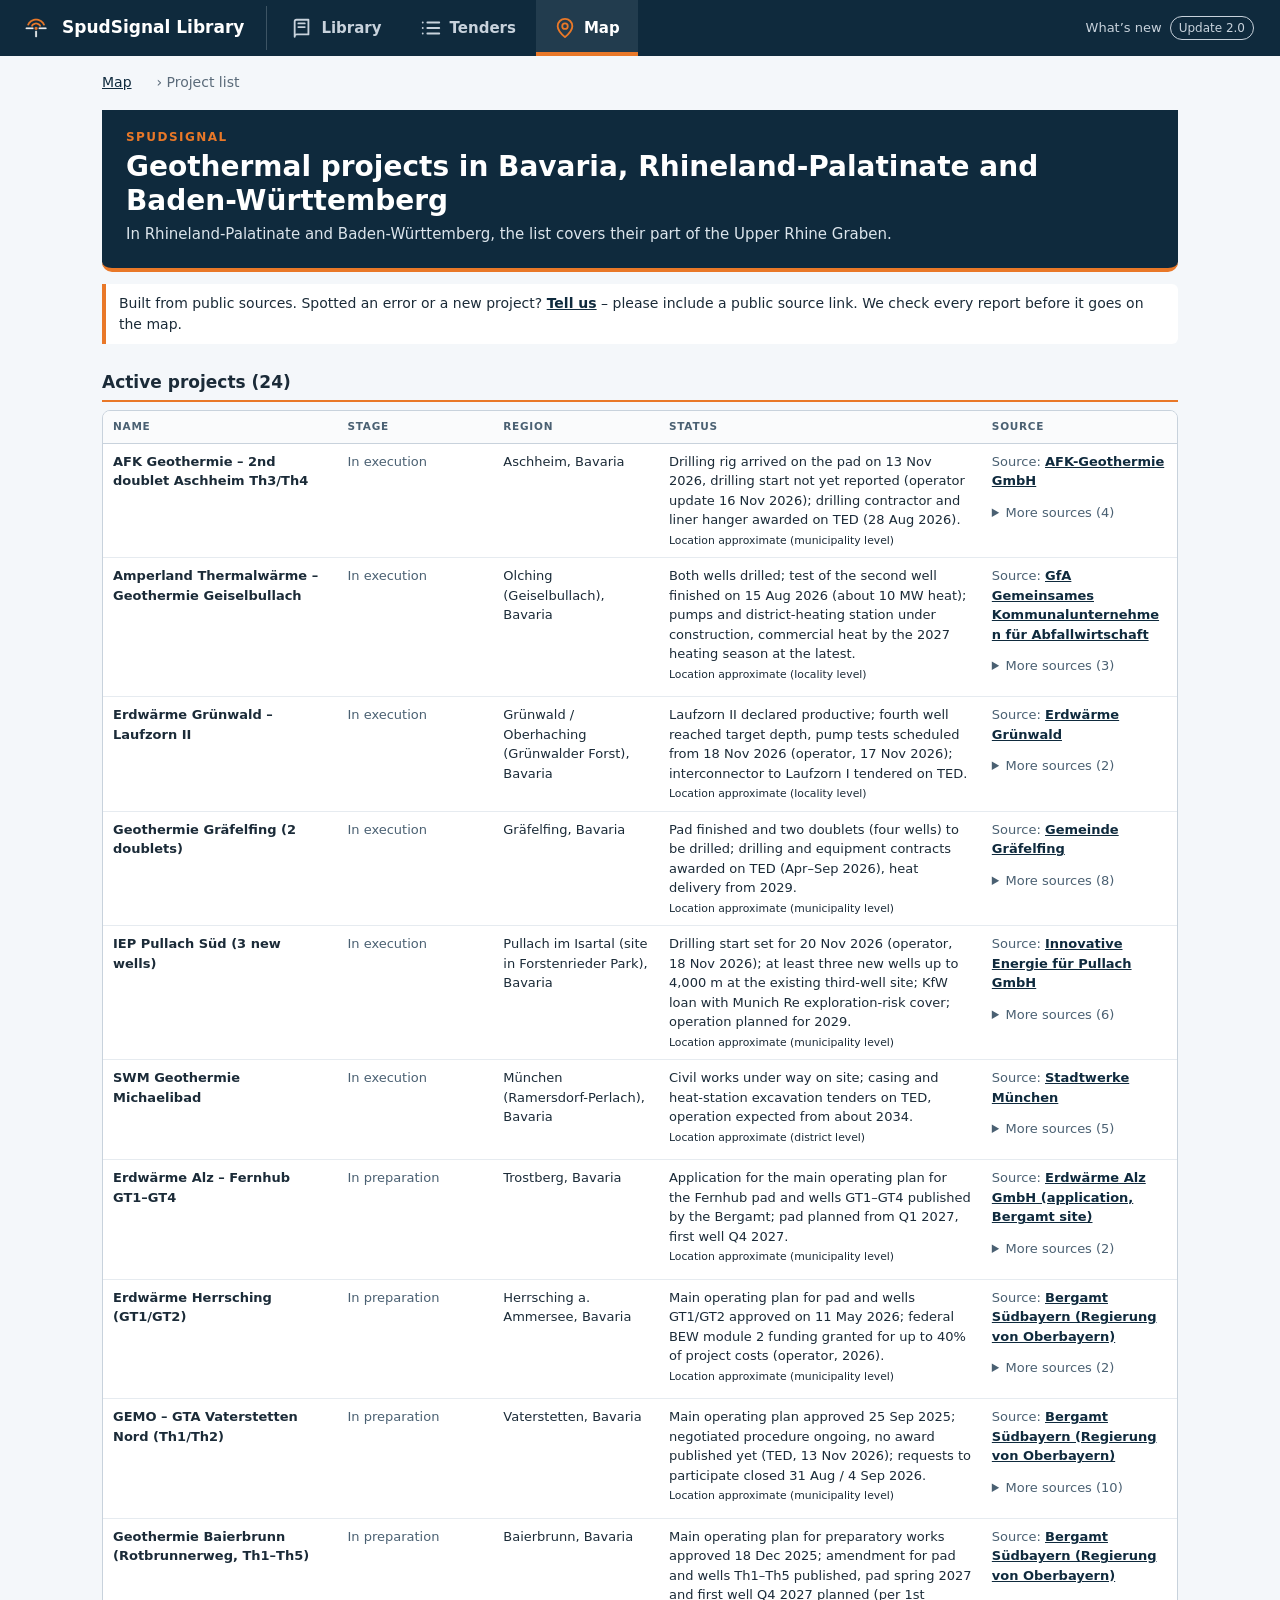
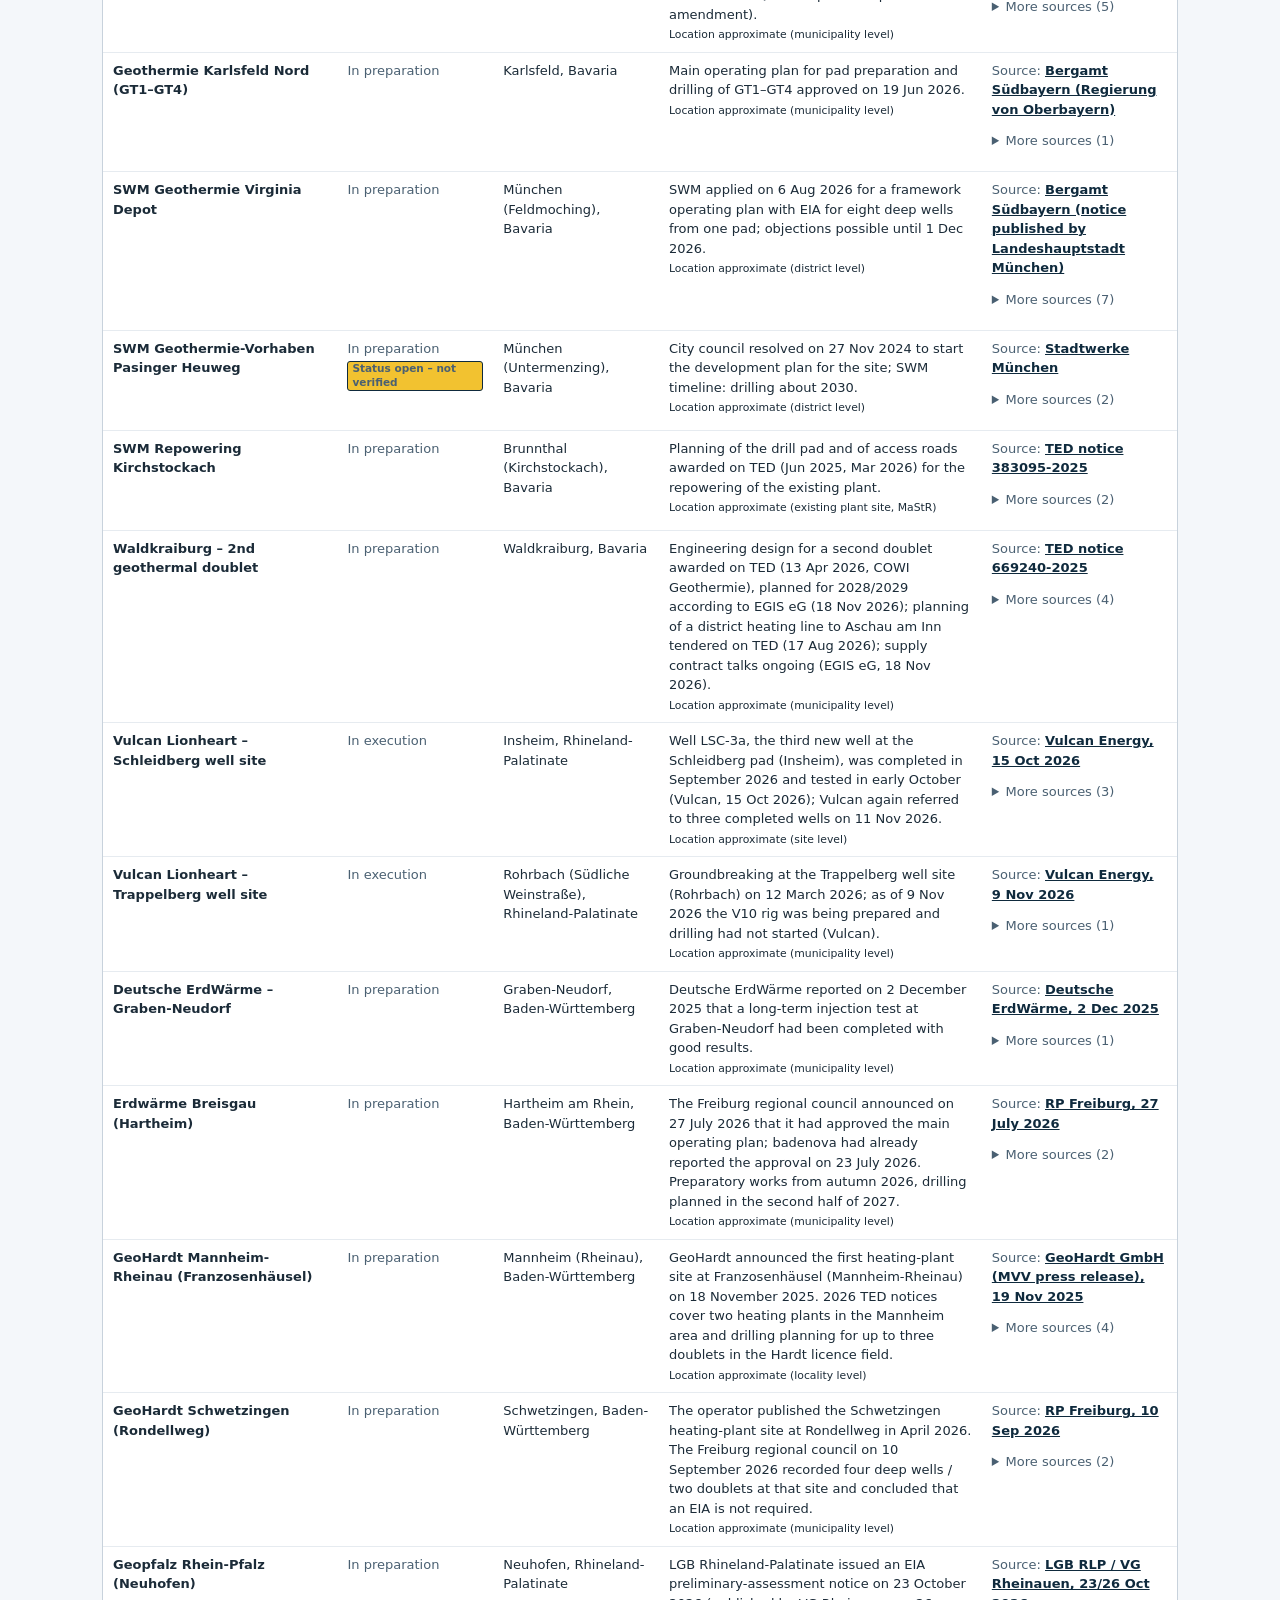
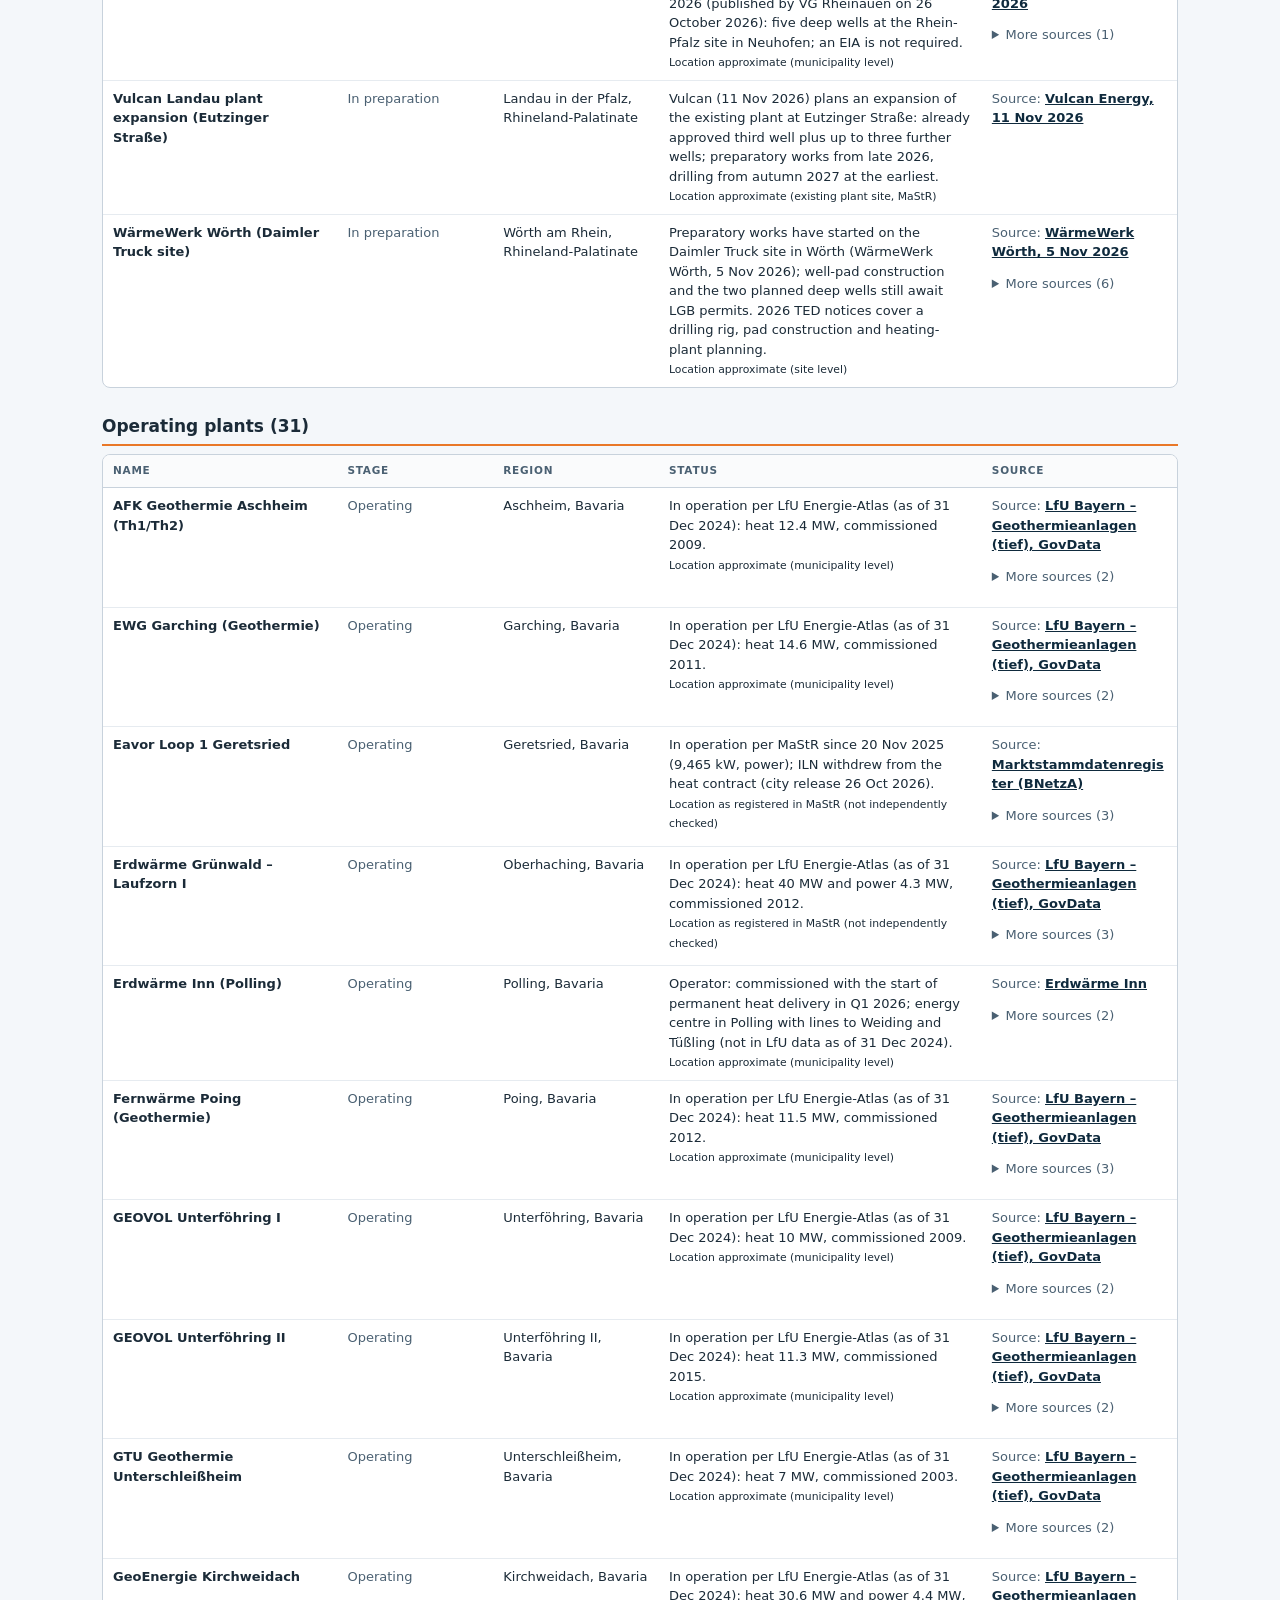
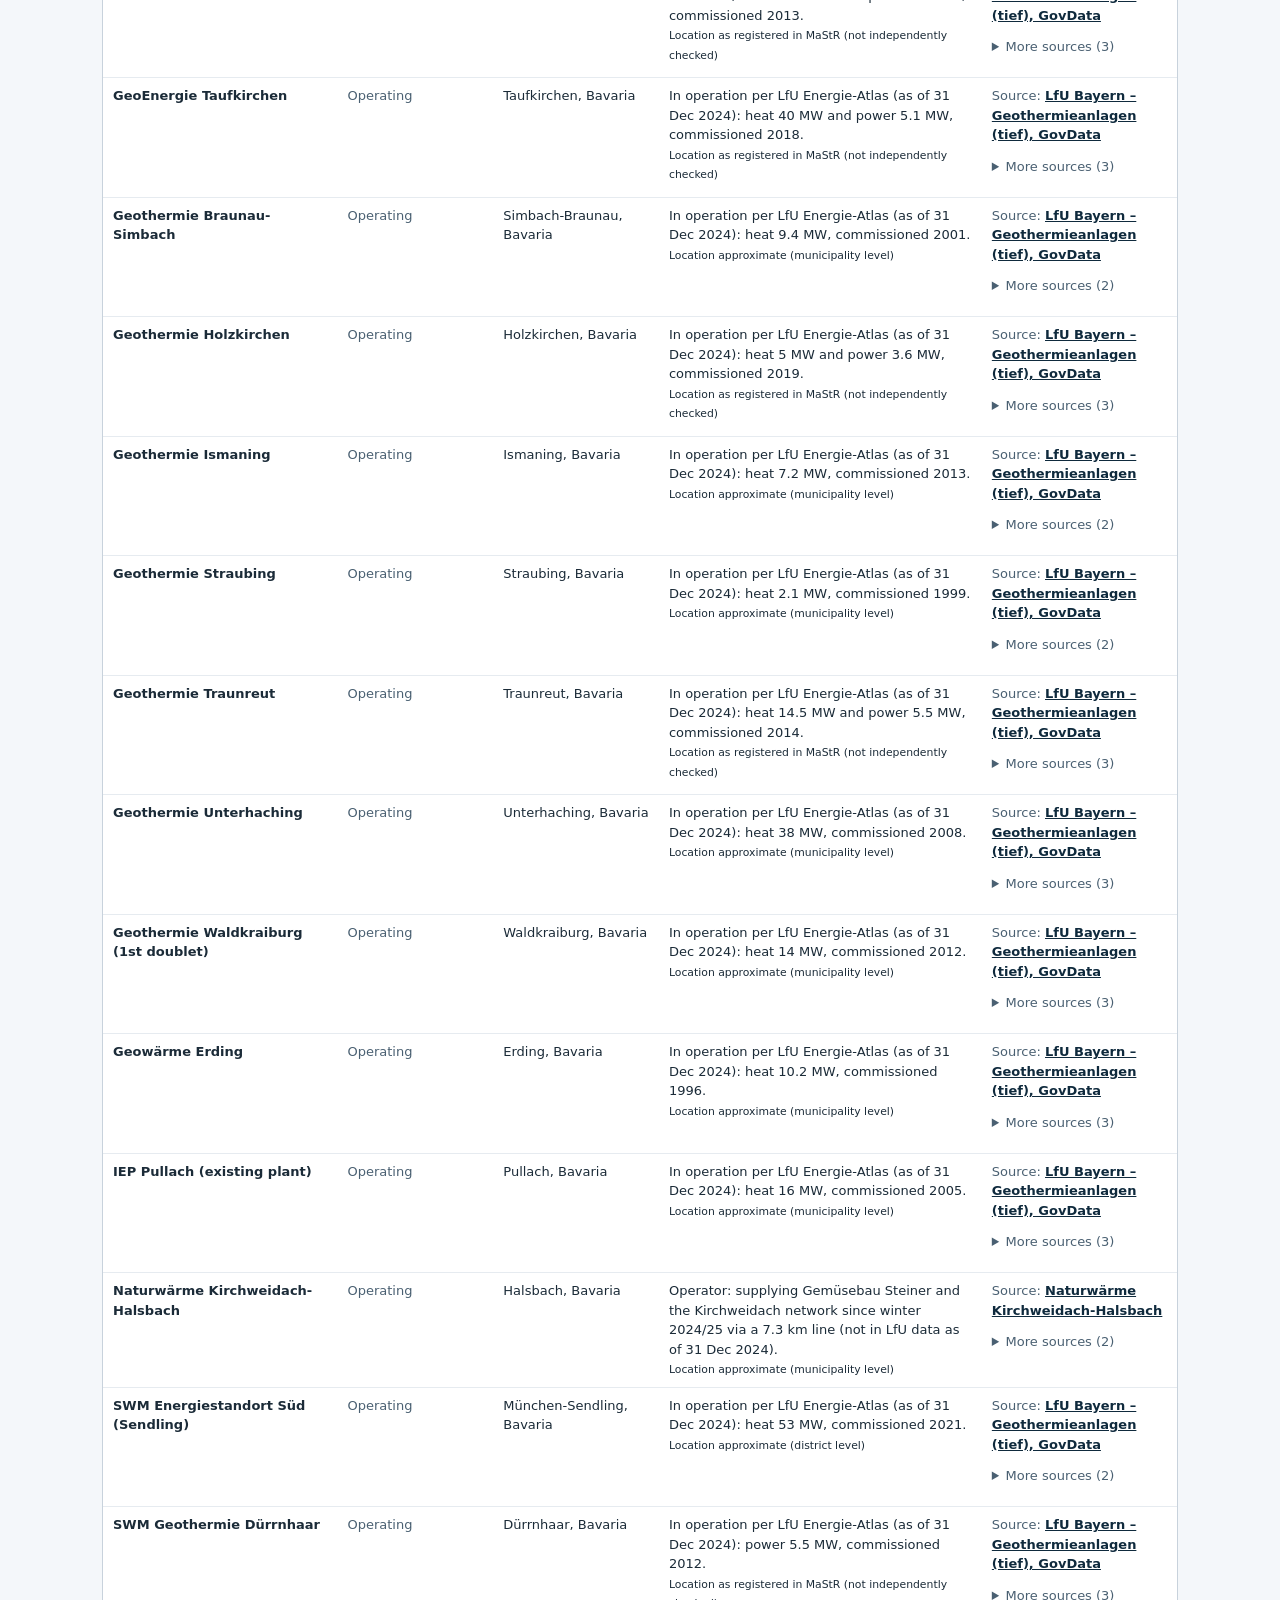
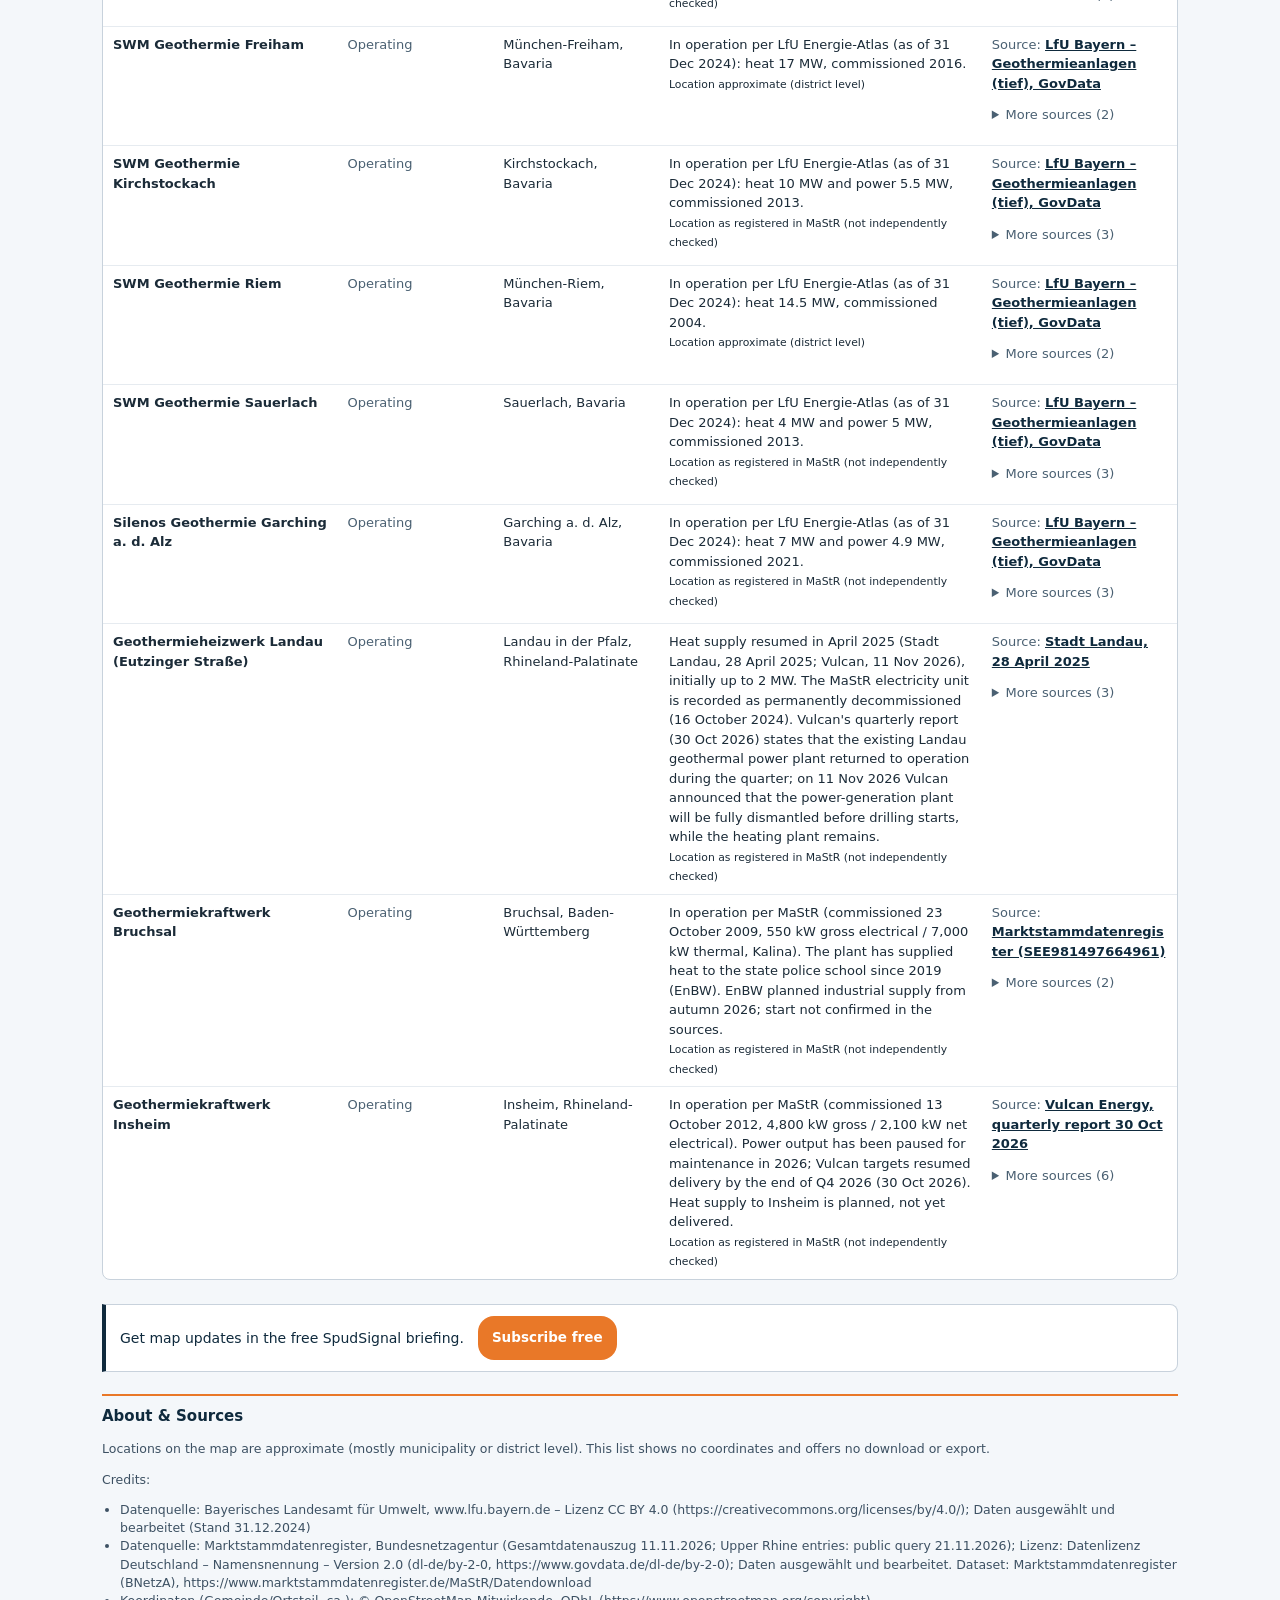
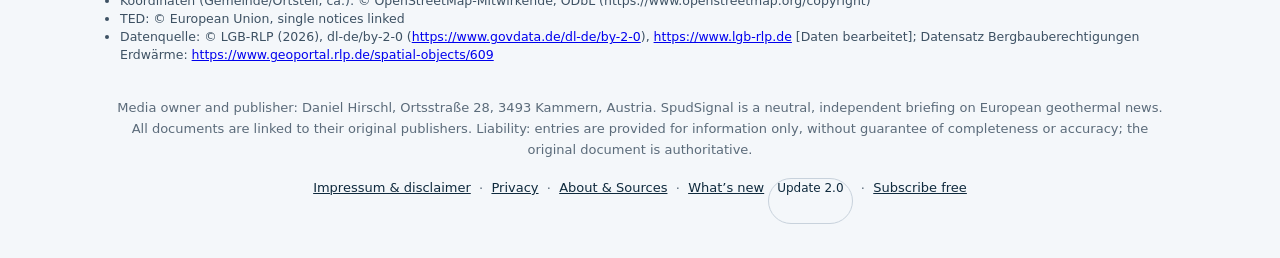
<file: projects/index.html>
<!doctype html><html data-ss-tabs="2.0" lang="en"><head><meta charset="utf-8"><meta name="viewport" content="width=device-width,initial-scale=1">
<title>Geothermal projects in Bavaria, Rhineland-Palatinate and Baden-Württemberg – SpudSignal Library</title><link rel="icon" href="/favicon.svg">
<style>:root{--navy:#0F2A3D;--orange:#E97828;--gb:#C8D2DC}



h2{font-size:17px;margin:26px 0 8px;padding-bottom:5px;border-bottom:2px solid var(--orange)}
.tnotice{font-size:14px;line-height:1.5;background:#fff;border-left:4px solid var(--orange);padding:9px 13px;margin:6px 0 4px;border-radius:0 6px 6px 0} .tnotice a{color:var(--navy);font-weight:bold}
.tw{background:#fff;border:1px solid var(--gb);border-radius:8px;overflow:hidden}
table{border-collapse:collapse;width:100%;font-size:13px} th,td{border-bottom:1px solid #E6EBF0;padding:8px 10px;text-align:left;vertical-align:top}
tr:last-child td{border-bottom:0} th{background:#FAFBFC;color:#4a6072;font-size:10.5px;text-transform:uppercase;letter-spacing:.07em;border-bottom:1px solid var(--gb)}
table{table-layout:fixed} th:nth-child(1){width:22%} th:nth-child(2){width:14%} th:nth-child(3){width:15%} th:nth-child(4){width:31%} th:nth-child(5){width:18%}
td:first-child{font-weight:bold} td:nth-child(2){color:#4a6072} td:last-child{color:#4a6072;overflow-wrap:anywhere} .open{display:inline-block;margin-top:3px;white-space:normal;line-height:1.3}
td a{color:var(--navy);font-weight:bold} .open{background:#F2C230;border:1px solid var(--navy);border-radius:3px;padding:0 4px;font-size:10.5px;font-weight:bold;white-space:normal;display:inline-block;max-width:100%}
.paused{display:inline-block;margin-top:3px;background:#fff;border:1.4px dashed #8FA3B5;color:#4a6072;border-radius:3px;padding:0 4px;font-size:10.5px;font-weight:bold;line-height:1.3}
details.more{margin-top:4px;font-size:12px} details.more summary{cursor:pointer;color:var(--navy);font-weight:bold} details.more ul{margin:3px 0 0;padding-left:16px} details.more a{font-weight:normal}
footer{color:#5d7283;font-size:11.5px;line-height:1.45;margin-top:22px;overflow-wrap:anywhere} footer ul{padding-left:18px;margin:4px 0} footer .abs{color:var(--navy);font-size:15px;margin:0 0 6px;padding-top:10px;border-top:2px solid var(--orange)} footer{font-size:12.5px;color:#3d5163}
td{overflow-wrap:anywhere} html,body{max-width:100%;overflow-x:hidden}
@media(max-width:600px){ .tnotice{font-size:14px} 
.tw{background:none;border:0;border-radius:0;overflow:visible} table,tbody,tr,td{display:block;width:auto!important} table{table-layout:auto}
tr:has(th){display:none} tr{background:#fff;border:1px solid var(--gb);border-radius:8px;margin:0 0 10px;padding:8px 12px}
td{border:0;padding:3px 0;font-size:13.5px} td:first-child{font-size:15px;padding-bottom:4px}
td:nth-child(n+2)::before{display:block;font-size:10px;font-weight:bold;text-transform:uppercase;letter-spacing:.07em;color:#7a8c9b}
td:nth-child(2)::before{content:"Stage"} td:nth-child(3)::before{content:"Region"} td:nth-child(4)::before{content:"Status"} td:nth-child(5)::before{content:none}}
</style><style id="cta-css">.listcta{display:flex;align-items:center;flex-wrap:wrap;gap:8px 14px;margin:24px 0 4px;padding:11px 14px;background:#fff;border:1px solid #C8D2DC;border-left:4px solid #0F2A3D;border-radius:0 8px 8px 0;font-size:14px;line-height:1.45;color:#0F2A3D}.listcta .ctab{flex:none;background:#E97828;color:#fff;font-weight:bold;text-decoration:none;border-radius:16px;padding:6px 14px;font-size:13.5px;white-space:nowrap}.listcta .ctab:hover,.listcta .ctab:focus-visible{background:#0F2A3D}@media(max-width:600px){.listcta{font-size:14px;padding:10px 12px}}</style><link rel="stylesheet" href="/assets/spudsignal.css"><script src="/assets/ss-url.js" defer></script><style>main.ss-main{padding-top:4px}.ss-head-plain{margin-top:0}</style></head><body class="has-appnav"><a class="skip" href="#content">Skip to content</a><nav class="appnav" aria-label="Main"><a class="ab" href="/" data-carry="/"><img src="/map/logo-v3-dark.png" alt="" width="32" height="32"><b>SpudSignal Library</b></a><div class="al"><a class="tab" href="/" data-carry="/"><svg width="22" height="22" viewBox="0 0 24 24" fill="none" stroke="currentColor" stroke-width="2" stroke-linecap="round" stroke-linejoin="round" aria-hidden="true" focusable="false"><path d="M4 19.5V5a2 2 0 0 1 2-2h13v16H6.5A2.5 2.5 0 0 0 4 21.5z"/><path d="M8 7h7"/><path d="M8 11h7"/></svg><span>Library</span></a><a class="tab" href="/tenders/" data-carry="/tenders/"><svg width="22" height="22" viewBox="0 0 24 24" fill="none" stroke="currentColor" stroke-width="2" stroke-linecap="round" stroke-linejoin="round" aria-hidden="true" focusable="false"><path d="M3 12h.01"/><path d="M3 18h.01"/><path d="M3 6h.01"/><path d="M8 12h13"/><path d="M8 18h13"/><path d="M8 6h13"/></svg><span>Tenders</span></a><a class="tab" href="/map/" data-carry="/map/" aria-current="true"><svg width="22" height="22" viewBox="0 0 24 24" fill="none" stroke="currentColor" stroke-width="2" stroke-linecap="round" stroke-linejoin="round" aria-hidden="true" focusable="false"><path d="M20 10c0 5-8 12-8 12s-8-7-8-12a8 8 0 0 1 16 0z"/><circle cx="12" cy="10" r="3"/></svg><span>Map</span></a></div><a class="wn" href="/whats-new/"><span>What’s new</span><span class="vtag" data-version>Update 2.0</span></a></nav>
<main class="ss-main"> <nav class="crumb" aria-label="Breadcrumb"><a href="/map/">Map</a> › <span aria-current="page">Project list</span></nav><header class="ss-head ss-head-plain"><p class="k">SpudSignal</p><h1 id="content" tabindex="-1">Geothermal projects in Bavaria, Rhineland-Palatinate and Baden-Württemberg</h1><p>In Rhineland-Palatinate and Baden-Württemberg, the list covers their part of the Upper Rhine Graben.</p></header>
<p class="tnotice">Built from public sources. Spotted an error or a new project? <a href="mailto:spudsignal@gmx.de?subject=Map%20report%3A%20&amp;body=Project%20or%20pin%3A%0ASource%20link%20%28public%29%3A%0AWhat%20is%20wrong%20or%20new%3A%0A">Tell us</a> – please include a public source link. We check every report before it goes on the map.</p>
<h2>Active projects (24)</h2><div class="tw"><table><tr><th>Name</th><th>Stage</th><th>Region</th><th>Status</th><th>Source</th></tr>
<tr><td>AFK Geothermie – 2nd doublet Aschheim Th3/Th4</td><td>In execution</td><td>Aschheim, Bavaria</td><td>Drilling rig arrived on the pad on 13 Nov 2026, drilling start not yet reported (operator update 16 Nov 2026); drilling contractor and liner hanger awarded on TED (28 Aug 2026).<br><small>Location approximate (municipality level)</small></td><td>Source: <a href="https://afk-geothermie.de/baustellenupdate-die-bohranlage-ist-da/" target="_blank" rel="noopener">AFK-Geothermie GmbH</a><details><summary>More sources (4)</summary><ul><li><a href="https://afk-geothermie.de/baustellenupdate-beton-fuer-den-inneren-bereich-und-ein-fundament-fuer-600-tonnen/" target="_blank" rel="noopener">AFK-Geothermie GmbH</a></li><li><a href="https://ted.europa.eu/en/notice/-/detail/595401-2026" target="_blank" rel="noopener">TED notice 595401-2026</a></li><li><a href="https://ted.europa.eu/en/notice/-/detail/595077-2026" target="_blank" rel="noopener">TED notice 595077-2026</a></li><li><a href="https://ted.europa.eu/en/notice/-/detail/701161-2026" target="_blank" rel="noopener">TED notice 701161-2026</a></li></ul></details></td></tr>
<tr><td>Amperland Thermalwärme – Geothermie Geiselbullach</td><td>In execution</td><td>Olching (Geiselbullach), Bavaria</td><td>Both wells drilled; test of the second well finished on 15 Aug 2026 (about 10 MW heat); pumps and district-heating station under construction, commercial heat by the 2027 heating season at the latest.<br><small>Location approximate (locality level)</small></td><td>Source: <a href="https://www.gfa-online.com/geothermiebohrungen-erfolgreich-abgeschlossen/" target="_blank" rel="noopener">GfA Gemeinsames Kommunalunternehmen für Abfallwirtschaft</a><details><summary>More sources (3)</summary><ul><li><a href="https://www.amperland-thermalwaerme.de/geothermiebohrungen-erfolgreich-abgeschlossen/" target="_blank" rel="noopener">Amperland Thermalwärme GmbH</a></li><li><a href="https://www.regierung.oberbayern.bayern.de/mam/dokumente/bereich2/pfv/bergbau/bpv_ohne_foe_oeff/hauptbetriebsplanzulassung_geiselbullach_gt1_2_mit_bohrplatz.pdf" target="_blank" rel="noopener">Bergamt Südbayern (Regierung von Oberbayern)</a></li><li><a href="https://ted.europa.eu/en/notice/-/detail/571028-2025" target="_blank" rel="noopener">TED notice 571028-2025</a></li></ul></details></td></tr>
<tr><td>Erdwärme Grünwald – Laufzorn II</td><td>In execution</td><td>Grünwald / Oberhaching (Grünwalder Forst), Bavaria</td><td>Laufzorn II declared productive; fourth well reached target depth, pump tests scheduled from 18 Nov 2026 (operator, 17 Nov 2026); interconnector to Laufzorn I tendered on TED.<br><small>Location approximate (locality level)</small></td><td>Source: <a href="https://laufzornll.erdwaerme-gruenwald.de/de/buerger-infos/" target="_blank" rel="noopener">Erdwärme Grünwald</a><details><summary>More sources (2)</summary><ul><li><a href="https://ted.europa.eu/en/notice/-/detail/802105-2025" target="_blank" rel="noopener">TED notice 802105-2025</a></li><li><a href="https://ted.europa.eu/en/notice/-/detail/732630-2026" target="_blank" rel="noopener">TED notice 732630-2026</a></li></ul></details></td></tr>
<tr><td>Geothermie Gräfelfing (2 doublets)</td><td>In execution</td><td>Gräfelfing, Bavaria</td><td>Pad finished and two doublets (four wells) to be drilled; drilling and equipment contracts awarded on TED (Apr–Sep 2026), heat delivery from 2029.<br><small>Location approximate (municipality level)</small></td><td>Source: <a href="https://www.graefelfing.de/aktuelles/artikel/2622.html" target="_blank" rel="noopener">Gemeinde Gräfelfing</a><details><summary>More sources (8)</summary><ul><li><a href="https://www.graefelfing.de/aktuelles/artikel/2625.html" target="_blank" rel="noopener">Gemeinde Gräfelfing</a></li><li><a href="https://ted.europa.eu/en/notice/-/detail/577425-2026" target="_blank" rel="noopener">TED notice 577425-2026</a></li><li><a href="https://ted.europa.eu/en/notice/-/detail/577860-2026" target="_blank" rel="noopener">TED notice 577860-2026</a></li><li><a href="https://ted.europa.eu/en/notice/-/detail/619742-2026" target="_blank" rel="noopener">TED notice 619742-2026</a></li><li><a href="https://ted.europa.eu/en/notice/-/detail/288573-2026" target="_blank" rel="noopener">TED notice 288573-2026</a></li><li><a href="https://ted.europa.eu/en/notice/-/detail/577826-2026" target="_blank" rel="noopener">TED notice 577826-2026</a></li><li><a href="https://ted.europa.eu/en/notice/-/detail/622372-2026" target="_blank" rel="noopener">TED notice 622372-2026</a></li><li><a href="https://www.geothermie-graefelfing.de/" target="_blank" rel="noopener">Geothermie Gräfelfing GmbH &amp; Co. KG</a></li></ul></details></td></tr>
<tr><td>IEP Pullach Süd (3 new wells)</td><td>In execution</td><td>Pullach im Isartal (site in Forstenrieder Park), Bavaria</td><td>Drilling start set for 20 Nov 2026 (operator, 18 Nov 2026); at least three new wells up to 4,000 m at the existing third-well site; KfW loan with Munich Re exploration-risk cover; operation planned for 2029.<br><small>Location approximate (municipality level)</small></td><td>Source: <a href="https://iep-pullach.de/2026/11/18/innovative-energie-fuer-pullach-startet-neues-tiefengeothermie-projekt/" target="_blank" rel="noopener">Innovative Energie für Pullach GmbH</a><details><summary>More sources (6)</summary><ul><li><a href="https://www.kfw.de/%C3%9Cber-die-KfW/Newsroom/Aktuelles/Pressemitteilungen-Details_914112.html" target="_blank" rel="noopener">KfW (press release, 18 Nov 2026)</a></li><li><a href="https://iep-pullach.de/pullach-sued/" target="_blank" rel="noopener">Innovative Energie für Pullach GmbH</a></li><li><a href="https://iep-pullach.de/2026/05/04/laermschutzwand-ist-aufgebaut/" target="_blank" rel="noopener">Innovative Energie für Pullach GmbH</a></li><li><a href="https://iep-pullach.de/2026/10/20/praxisforum-tiefengeothermie-in-pullach/" target="_blank" rel="noopener">Innovative Energie für Pullach GmbH</a></li><li><a href="https://ted.europa.eu/en/notice/-/detail/588841-2025" target="_blank" rel="noopener">TED notice 588841-2025</a></li><li><a href="https://ted.europa.eu/en/notice/-/detail/730264-2025" target="_blank" rel="noopener">TED notice 730264-2025</a></li></ul></details></td></tr>
<tr><td>SWM Geothermie Michaelibad</td><td>In execution</td><td>München (Ramersdorf-Perlach), Bavaria</td><td>Civil works under way on site; casing and heat-station excavation tenders on TED, operation expected from about 2034.<br><small>Location approximate (district level)</small></td><td>Source: <a href="https://www.swm.de/unternehmen/geothermie/geothermie-michaelibad" target="_blank" rel="noopener">Stadtwerke München</a><details><summary>More sources (5)</summary><ul><li><a href="https://ted.europa.eu/en/notice/-/detail/207727-2026" target="_blank" rel="noopener">TED notice 207727-2026</a></li><li><a href="https://ted.europa.eu/en/notice/-/detail/563767-2026" target="_blank" rel="noopener">TED notice 563767-2026</a></li><li><a href="https://ted.europa.eu/en/notice/-/detail/766383-2026" target="_blank" rel="noopener">TED notice 766383-2026</a></li><li><a href="https://ted.europa.eu/en/notice/-/detail/455257-2026" target="_blank" rel="noopener">TED notice 455257-2026</a></li><li><a href="https://ted.europa.eu/en/notice/-/detail/790186-2026" target="_blank" rel="noopener">TED notice 790186-2026</a></li></ul></details></td></tr>
<tr><td>Erdwärme Alz – Fernhub GT1–GT4</td><td>In preparation</td><td>Trostberg, Bavaria</td><td>Application for the main operating plan for the Fernhub pad and wells GT1–GT4 published by the Bergamt; pad planned from Q1 2027, first well Q4 2027.<br><small>Location approximate (municipality level)</small></td><td>Source: <a href="https://www.regierung.oberbayern.bayern.de/mam/dokumente/bereich2/pfv/bergbau/bpv_ohne_foe_oeff/hauptbetriebsplan_fernhub_gt1-gt4-textteil.pdf" target="_blank" rel="noopener">Erdwärme Alz GmbH (application, Bergamt site)</a><details><summary>More sources (2)</summary><ul><li><a href="https://www.regierung.oberbayern.bayern.de/service/planfeststellung/oeffentlichkeit/landesentwicklung_verkehr/" target="_blank" rel="noopener">Bergamt Südbayern (Regierung von Oberbayern)</a></li><li><a href="https://www.uvp-verbund.de/trefferanzeige?docuuid=1ffd5a7c-76d6-4c94-a206-605887a0a40c" target="_blank" rel="noopener">Bergamt Südbayern (EIA screening notice, 7 Apr 2026, UVP-Verbund)</a></li></ul></details></td></tr>
<tr><td>Erdwärme Herrsching (GT1/GT2)</td><td>In preparation</td><td>Herrsching a. Ammersee, Bavaria</td><td>Main operating plan for pad and wells GT1/GT2 approved on 11 May 2026; federal BEW module 2 funding granted for up to 40% of project costs (operator, 2026).<br><small>Location approximate (municipality level)</small></td><td>Source: <a href="https://www.regierung.oberbayern.bayern.de/mam/dokumente/bereich2/pfv/bergbau/bpv_ohne_foe_oeff/hauptbetriebsplanzulassung_herrsching.pdf" target="_blank" rel="noopener">Bergamt Südbayern (Regierung von Oberbayern)</a><details><summary>More sources (2)</summary><ul><li><a href="https://www.regierung.oberbayern.bayern.de/mam/dokumente/bereich2/pfv/bergbau/bpv_ohne_foe_oeff/gt_herrsching_-_hauptbetriebsplan_-_textteil.pdf" target="_blank" rel="noopener">Erdwärme Herrsching (plan text, Bergamt site)</a></li><li><a href="https://www.erdwaerme-herrsching.de/projektfortschritt" target="_blank" rel="noopener">Erdwärme Herrsching (project progress)</a></li></ul></details></td></tr>
<tr><td>GEMO – GTA Vaterstetten Nord (Th1/Th2)</td><td>In preparation</td><td>Vaterstetten, Bavaria</td><td>Main operating plan approved 25 Sep 2025; negotiated procedure ongoing, no award published yet (TED, 13 Nov 2026); requests to participate closed 31 Aug / 4 Sep 2026.<br><small>Location approximate (municipality level)</small></td><td>Source: <a href="https://www.regierung.oberbayern.bayern.de/mam/dokumente/bereich2/pfv/bergbau/bpv_ohne_foe_oeff/hauptbetriebsplan_vaterstetten_nord_bescheid.pdf" target="_blank" rel="noopener">Bergamt Südbayern (Regierung von Oberbayern)</a><details><summary>More sources (10)</summary><ul><li><a href="https://www.regierung.oberbayern.bayern.de/mam/dokumente/bereich2/pfv/bergbau/bpv_ohne_foe_oeff/hbp_bohrplatzbau_und_bohrungen_vaterstetten_-_textteil.pdf" target="_blank" rel="noopener">GeoEnergieMünchenOst / Erdwerk (plan text, Bergamt site)</a></li><li><a href="https://www.geoenergie-muenchen-ost.de/wp-content/uploads/go-x/u/14fdec8c-c06f-4eec-a700-5d6dd5cae3db/Artikel_08102026.pdf" target="_blank" rel="noopener">GeoEnergieMünchenOst (GEMO)</a></li><li><a href="https://www.vaterstetten.de/news/2026/oktober/die-neue-website-der-geoenergeie-muenchen-ost-ist-online/" target="_blank" rel="noopener">Gemeinde Vaterstetten</a></li><li><a href="https://ted.europa.eu/en/notice/-/detail/538654-2026" target="_blank" rel="noopener">TED notice 538654-2026</a></li><li><a href="https://ted.europa.eu/en/notice/-/detail/599856-2026" target="_blank" rel="noopener">TED notice 599856-2026</a></li><li><a href="https://ted.europa.eu/en/notice/-/detail/537538-2026" target="_blank" rel="noopener">TED notice 537538-2026</a></li><li><a href="https://ted.europa.eu/en/notice/-/detail/537844-2026" target="_blank" rel="noopener">TED notice 537844-2026</a></li><li><a href="https://ted.europa.eu/en/notice/-/detail/601511-2026" target="_blank" rel="noopener">TED notice 601511-2026</a></li><li><a href="https://ted.europa.eu/en/notice/-/detail/539694-2026" target="_blank" rel="noopener">TED notice 539694-2026</a></li><li><a href="https://ted.europa.eu/en/notice/-/detail/590785-2026" target="_blank" rel="noopener">TED notice 590785-2026</a></li></ul></details></td></tr>
<tr><td>Geothermie Baierbrunn (Rotbrunnerweg, Th1–Th5)</td><td>In preparation</td><td>Baierbrunn, Bavaria</td><td>Main operating plan for preparatory works approved 18 Dec 2025; amendment for pad and wells Th1–Th5 published, pad spring 2027 and first well Q4 2027 planned (per 1st amendment).<br><small>Location approximate (municipality level)</small></td><td>Source: <a href="https://www.regierung.oberbayern.bayern.de/mam/dokumente/bereich2/pfv/bergbau/bpv_ohne_foe_oeff/hauptbetriebsplanzulassung_gt_baierbrunn.pdf" target="_blank" rel="noopener">Bergamt Südbayern (Regierung von Oberbayern)</a><details><summary>More sources (5)</summary><ul><li><a href="https://www.regierung.oberbayern.bayern.de/mam/dokumente/bereich2/pfv/bergbau/bpv_ohne_foe_oeff/gt_bayerbrunn_-_hauptbetriebsplan_-_textteil.pdf" target="_blank" rel="noopener">Geothermie Isartal GmbH (plan text, Bergamt site)</a></li><li><a href="https://www.regierung.oberbayern.bayern.de/mam/dokumente/bereich2/pfv/bergbau/bpv_ohne_foe_oeff/gt_bayerbrunn_-_1te_aenderung_hauptbetriebsplan_-_textteil.pdf" target="_blank" rel="noopener">Geothermie Isartal GmbH (1st amendment, Bergamt site)</a></li><li><a href="https://buergerinfo-baierbrunn.digitalfabrix.de/getfile.asp?id=34328&amp;type=do" target="_blank" rel="noopener">Gemeinde Baierbrunn (Ratsinformationssystem)</a></li><li><a href="https://www.baierbrunn.org/2024/12/16/geothermie-in-baierbrunn/" target="_blank" rel="noopener">Gemeinde Baierbrunn</a></li><li><a href="https://ted.europa.eu/en/notice/-/detail/588841-2025" target="_blank" rel="noopener">TED notice 588841-2025</a></li></ul></details></td></tr>
<tr><td>Geothermie Karlsfeld Nord (GT1–GT4)</td><td>In preparation</td><td>Karlsfeld, Bavaria</td><td>Main operating plan for pad preparation and drilling of GT1–GT4 approved on 19 Jun 2026.<br><small>Location approximate (municipality level)</small></td><td>Source: <a href="https://www.regierung.oberbayern.bayern.de/mam/dokumente/bereich2/pfv/bergbau/bpv_ohne_foe_oeff/gt_karlsfeld-nord_hauptbetriebsplanzulassung.pdf" target="_blank" rel="noopener">Bergamt Südbayern (Regierung von Oberbayern)</a><details><summary>More sources (1)</summary><ul><li><a href="https://www.regierung.oberbayern.bayern.de/service/planfeststellung/oeffentlichkeit/landesentwicklung_verkehr/" target="_blank" rel="noopener">Bergamt Südbayern (Regierung von Oberbayern)</a></li></ul></details></td></tr>
<tr><td>SWM Geothermie Virginia Depot</td><td>In preparation</td><td>München (Feldmoching), Bavaria</td><td>SWM applied on 6 Aug 2026 for a framework operating plan with EIA for eight deep wells from one pad; objections possible until 1 Dec 2026.<br><small>Location approximate (district level)</small></td><td>Source: <a href="https://stadt.muenchen.de/dam/jcr:e2ba1024-0978-4ffb-944a-c77668c449a4/bekanntmachung_auslegung_rahmenbetriebsplan_virginia_depot.pdf" target="_blank" rel="noopener">Bergamt Südbayern (notice published by Landeshauptstadt München)</a><details><summary>More sources (7)</summary><ul><li><a href="https://ru.muenchen.de/2026/214/Virginia-Depot-Oeffentlichkeitsbeteiligung-zu-zwei-Bauvorhaben-126905" target="_blank" rel="noopener">Landeshauptstadt München, Rathaus Umschau 2026/214</a></li><li><a href="https://www.regierung.oberbayern.bayern.de/mam/dokumente/service/obabl/2026/obabl_24_180926.pdf" target="_blank" rel="noopener">Oberbayerisches Amtsblatt No. 24, 18 Sep 2026 (Bergamt Südbayern notice)</a></li><li><a href="https://www.uvp-verbund.de/trefferanzeige?docuuid=0b1a195c-8f9a-4141-aeda-84464d0769ba" target="_blank" rel="noopener">UVP-Verbund (approval procedure, Bergamt Südbayern)</a></li><li><a href="https://ted.europa.eu/en/notice/-/detail/214931-2026" target="_blank" rel="noopener">TED notice 214931-2026</a></li><li><a href="https://ted.europa.eu/en/notice/-/detail/322873-2026" target="_blank" rel="noopener">TED notice 322873-2026</a></li><li><a href="https://ted.europa.eu/en/notice/-/detail/488928-2026" target="_blank" rel="noopener">TED notice 488928-2026</a></li><li><a href="https://ted.europa.eu/en/notice/-/detail/574372-2026" target="_blank" rel="noopener">TED notice 574372-2026</a></li></ul></details></td></tr>
<tr><td>SWM Geothermie-Vorhaben Pasinger Heuweg</td><td>In preparation <span class="open">Status open – not verified</span></td><td>München (Untermenzing), Bavaria</td><td>City council resolved on 27 Nov 2024 to start the development plan for the site; SWM timeline: drilling about 2030.<br><small>Location approximate (district level)</small></td><td>Source: <a href="https://www.swm.de/unternehmen/geothermie/geothermie-pasinger-heuweg" target="_blank" rel="noopener">Stadtwerke München</a><details><summary>More sources (2)</summary><ul><li><a href="https://risi.muenchen.de/risi/dokument/v/8775636" target="_blank" rel="noopener">Landeshauptstadt München, Stadtrat (RIS)</a></li><li><a href="https://www.swm.de/unternehmen/geothermie" target="_blank" rel="noopener">Stadtwerke München</a></li></ul></details></td></tr>
<tr><td>SWM Repowering Kirchstockach</td><td>In preparation</td><td>Brunnthal (Kirchstockach), Bavaria</td><td>Planning of the drill pad and of access roads awarded on TED (Jun 2025, Mar 2026) for the repowering of the existing plant.<br><small>Location approximate (existing plant site, MaStR)</small></td><td>Source: <a href="https://ted.europa.eu/en/notice/-/detail/383095-2025" target="_blank" rel="noopener">TED notice 383095-2025</a><details><summary>More sources (2)</summary><ul><li><a href="https://ted.europa.eu/en/notice/-/detail/17698-2026" target="_blank" rel="noopener">TED notice 17698-2026</a></li><li><a href="https://ted.europa.eu/en/notice/-/detail/191241-2026" target="_blank" rel="noopener">TED notice 191241-2026</a></li></ul></details></td></tr>
<tr><td>Waldkraiburg – 2nd geothermal doublet</td><td>In preparation</td><td>Waldkraiburg, Bavaria</td><td>Engineering design for a second doublet awarded on TED (13 Apr 2026, COWI Geothermie), planned for 2028/2029 according to EGIS eG (18 Nov 2026); planning of a district heating line to Aschau am Inn tendered on TED (17 Aug 2026); supply contract talks ongoing (EGIS eG, 18 Nov 2026).<br><small>Location approximate (municipality level)</small></td><td>Source: <a href="https://ted.europa.eu/en/notice/-/detail/669240-2025" target="_blank" rel="noopener">TED notice 669240-2025</a><details><summary>More sources (4)</summary><ul><li><a href="https://www.egis-energie.de/projekt-der-chancen-aschau-a-inn-und-egis-eg-planen-geothermie-nutzung-in-interkommunaler-kooperation/" target="_blank" rel="noopener">EGIS eG (Energiegenossenschaft Inn-Salzach), 18 Nov 2026</a></li><li><a href="https://ted.europa.eu/en/notice/-/detail/250328-2026" target="_blank" rel="noopener">TED notice 250328-2026</a></li><li><a href="https://ted.europa.eu/en/notice/-/detail/567418-2026" target="_blank" rel="noopener">TED notice 567418-2026</a></li><li><a href="https://ted.europa.eu/en/notice/-/detail/553048-2026" target="_blank" rel="noopener">TED notice 553048-2026</a></li></ul></details></td></tr>
<tr><td>Vulcan Lionheart – Schleidberg well site</td><td>In execution</td><td>Insheim, Rhineland-Palatinate</td><td>Well LSC-3a, the third new well at the Schleidberg pad (Insheim), was completed in September 2026 and tested in early October (Vulcan, 15 Oct 2026); Vulcan again referred to three completed wells on 11 Nov 2026.<br><small>Location approximate (site level)</small></td><td>Source: <a href="https://www.v-er.eu/de/news-media/vulcan-energy-schliesst-dritte-bohrung-am-bohrplatz-schleidberg-mit-positiven-ergebnissen-erfolgreich-ab" target="_blank" rel="noopener">Vulcan Energy, 15 Oct 2026</a><details><summary>More sources (3)</summary><ul><li><a href="https://www.v-er.eu/news-media/successful-lsc-3a-well-test-de-risks-and-strengthens-confidence-in-the-lionheart-field-development-plan" target="_blank" rel="noopener">Vulcan Energy (English release), 15 Oct 2026</a></li><li><a href="https://natuerlich-pfalz.eu/bohrungen/" target="_blank" rel="noopener">Natürlich Pfalz (Bohrungen)</a></li><li><a href="https://v-er.eu/de/news-media/vulcan-energy-plant-erweiterung-der-geothermieanlage-in-der-eutzinger-strasse-in-landau" target="_blank" rel="noopener">Vulcan Energy, 11 Nov 2026 (Schleidberg well count)</a></li></ul></details></td></tr><tr><td>Vulcan Lionheart – Trappelberg well site</td><td>In execution</td><td>Rohrbach (Südliche Weinstraße), Rhineland-Palatinate</td><td>Groundbreaking at the Trappelberg well site (Rohrbach) on 12 March 2026; as of 9 Nov 2026 the V10 rig was being prepared and drilling had not started (Vulcan).<br><small>Location approximate (municipality level)</small></td><td>Source: <a href="https://v-er.eu/de/news-media/vulcan-energy-bereitet-aufbau-der-bohranlage-v10-am-zweiten-neuen-bohrplatz-in-der-region-landau-vor" target="_blank" rel="noopener">Vulcan Energy, 9 Nov 2026</a><details><summary>More sources (1)</summary><ul><li><a href="https://v-er.eu/de/news-media/vulcan-energy-setzt-spatenstich-fuer-zweiten-bohrplatz-trappelberg-des-lionheart-projekts" target="_blank" rel="noopener">Vulcan Energy, 13 Mar 2026</a></li></ul></details></td></tr><tr><td>Deutsche ErdWärme – Graben-Neudorf</td><td>In preparation</td><td>Graben-Neudorf, Baden-Württemberg</td><td>Deutsche ErdWärme reported on 2 December 2025 that a long-term injection test at Graben-Neudorf had been completed with good results.<br><small>Location approximate (municipality level)</small></td><td>Source: <a href="https://deutsche-erdwaerme.de/langzeit-injektionstest-in-graben-neudorf-mit-sehr-guten-ergebnissen-abgeschlossen/" target="_blank" rel="noopener">Deutsche ErdWärme, 2 Dec 2025</a><details><summary>More sources (1)</summary><ul><li><a href="https://lokal.deutsche-erdwaerme.de/graben-neudorf/" target="_blank" rel="noopener">Deutsche ErdWärme (local page)</a></li></ul></details></td></tr><tr><td>Erdwärme Breisgau (Hartheim)</td><td>In preparation</td><td>Hartheim am Rhein, Baden-Württemberg</td><td>The Freiburg regional council announced on 27 July 2026 that it had approved the main operating plan; badenova had already reported the approval on 23 July 2026. Preparatory works from autumn 2026, drilling planned in the second half of 2027.<br><small>Location approximate (municipality level)</small></td><td>Source: <a href="https://rpf.baden-wuerttemberg.de/service/presse/medienmitteilungen/artikel/regierungspraesidium-freiburg-genehmigt-geothermie-bohrungen/" target="_blank" rel="noopener">RP Freiburg, 27 July 2026</a><details><summary>More sources (2)</summary><ul><li><a href="https://www.badenova.de/ueber-uns/unser-unternehmen/pressemitteilungen/hauptbetriebsplan-fuer-erdwaerme-breisgau-genehmigt-badenova-und-herrenknecht-starten-in-die-umsetzungsphase" target="_blank" rel="noopener">badenova, 23 July 2026</a></li><li><a href="https://www.badenova.de/ueber-uns/unser-handeln/waerme/erdwaerme-breisgau" target="_blank" rel="noopener">badenova (project page)</a></li></ul></details></td></tr><tr><td>GeoHardt Mannheim-Rheinau (Franzosenhäusel)</td><td>In preparation</td><td>Mannheim (Rheinau), Baden-Württemberg</td><td>GeoHardt announced the first heating-plant site at Franzosenhäusel (Mannheim-Rheinau) on 18 November 2025. 2026 TED notices cover two heating plants in the Mannheim area and drilling planning for up to three doublets in the Hardt licence field.<br><small>Location approximate (locality level)</small></td><td>Source: <a href="https://www.mvv.de/journalisten/pressemitteilungen/detail/geohardt-gibt-mannheimer-standort-fuer-geothermie-projekt-bekannt" target="_blank" rel="noopener">GeoHardt GmbH (MVV press release), 19 Nov 2025</a><details><summary>More sources (4)</summary><ul><li><a href="https://ted.europa.eu/en/notice/-/detail/739829-2026" target="_blank" rel="noopener">TED notice 739829-2026</a></li><li><a href="https://ted.europa.eu/en/notice/-/detail/311071-2026" target="_blank" rel="noopener">TED notice 311071-2026</a></li><li><a href="https://ted.europa.eu/en/notice/-/detail/266041-2026" target="_blank" rel="noopener">TED notice 266041-2026</a></li><li><a href="https://www.geohardt.de/projekt/" target="_blank" rel="noopener">GeoHardt (project page)</a></li></ul></details></td></tr><tr><td>GeoHardt Schwetzingen (Rondellweg)</td><td>In preparation</td><td>Schwetzingen, Baden-Württemberg</td><td>The operator published the Schwetzingen heating-plant site at Rondellweg in April 2026. The Freiburg regional council on 10 September 2026 recorded four deep wells / two doublets at that site and concluded that an EIA is not required.<br><small>Location approximate (municipality level)</small></td><td>Source: <a href="https://rpf.baden-wuerttemberg.de/fileadmin/RP-Internet/Freiburg/Service/Bekanntmachungen_und_Ausschreibungen/_DocumentLibraries/Bekanntmachungen/UVP/2026-09-10-BM_UVP-Vorprüfung_Geohardt_GmbH_Rondellweg.pdf" target="_blank" rel="noopener">RP Freiburg, 10 Sep 2026</a><details><summary>More sources (2)</summary><ul><li><a href="https://www.geohardt.de/newsroom/geohardt-schwetzingen-geothermie-heizwerk.html" target="_blank" rel="noopener">GeoHardt, April 2026</a></li><li><a href="https://www.geohardt.de/newsroom/geohardt-baugrunduntersuchung-rondellweg-schwetzingen.html" target="_blank" rel="noopener">GeoHardt (ground investigation)</a></li></ul></details></td></tr><tr><td>Geopfalz Rhein-Pfalz (Neuhofen)</td><td>In preparation</td><td>Neuhofen, Rhineland-Palatinate</td><td>LGB Rhineland-Palatinate issued an EIA preliminary-assessment notice on 23 October 2026 (published by VG Rheinauen on 26 October 2026): five deep wells at the Rhein-Pfalz site in Neuhofen; an EIA is not required.<br><small>Location approximate (municipality level)</small></td><td>Source: <a href="https://www.vg-rheinauen.de/aktuelles/bekanntmachungen/og-neuhofen/bekanntgabe-ueber-das-ergebnis-der-uvp-vorpruefung/" target="_blank" rel="noopener">LGB RLP / VG Rheinauen, 23/26 Oct 2026</a><details><summary>More sources (1)</summary><ul><li><a href="https://www.geoportal.rlp.de/spatial-objects/609" target="_blank" rel="noopener">LGB-RLP BRS Erdwärme (attributes)</a></li></ul></details></td></tr><tr><td>Vulcan Landau plant expansion (Eutzinger Straße)</td><td>In preparation</td><td>Landau in der Pfalz, Rhineland-Palatinate</td><td>Vulcan (11 Nov 2026) plans an expansion of the existing plant at Eutzinger Straße: already approved third well plus up to three further wells; preparatory works from late 2026, drilling from autumn 2027 at the earliest.<br><small>Location approximate (existing plant site, MaStR)</small></td><td>Source: <a href="https://v-er.eu/de/news-media/vulcan-energy-plant-erweiterung-der-geothermieanlage-in-der-eutzinger-strasse-in-landau" target="_blank" rel="noopener">Vulcan Energy, 11 Nov 2026</a></td></tr><tr><td>WärmeWerk Wörth (Daimler Truck site)</td><td>In preparation</td><td>Wörth am Rhein, Rhineland-Palatinate</td><td>Preparatory works have started on the Daimler Truck site in Wörth (WärmeWerk Wörth, 5 Nov 2026); well-pad construction and the two planned deep wells still await LGB permits. 2026 TED notices cover a drilling rig, pad construction and heating-plant planning.<br><small>Location approximate (site level)</small></td><td>Source: <a href="https://wärmewerkwörth.de/aktuelles/tiefengeothermie-fortschritt-planung-forschung-2026" target="_blank" rel="noopener">WärmeWerk Wörth, 5 Nov 2026</a><details><summary>More sources (6)</summary><ul><li><a href="https://ted.europa.eu/en/notice/-/detail/197527-2026" target="_blank" rel="noopener">TED notice 197527-2026</a></li><li><a href="https://ted.europa.eu/en/notice/-/detail/343475-2026" target="_blank" rel="noopener">TED notice 343475-2026</a></li><li><a href="https://ted.europa.eu/en/notice/-/detail/597722-2026" target="_blank" rel="noopener">TED notice 597722-2026</a></li><li><a href="https://ted.europa.eu/en/notice/-/detail/649808-2026" target="_blank" rel="noopener">TED notice 649808-2026</a></li><li><a href="https://ted.europa.eu/en/notice/-/detail/663625-2026" target="_blank" rel="noopener">TED notice 663625-2026</a></li><li><a href="https://www.geoportal.rlp.de/spatial-objects/609" target="_blank" rel="noopener">LGB-RLP BRS Erdwärme (attributes)</a></li></ul></details></td></tr></table></div>
<h2>Operating plants (31)</h2><div class="tw"><table><tr><th>Name</th><th>Stage</th><th>Region</th><th>Status</th><th>Source</th></tr>
<tr><td>AFK Geothermie Aschheim (Th1/Th2)</td><td>Operating</td><td>Aschheim, Bavaria</td><td>In operation per LfU Energie-Atlas (as of 31 Dec 2024): heat 12.4 MW, commissioned 2009.<br><small>Location approximate (municipality level)</small></td><td>Source: <a href="https://www.govdata.de/suche/daten/geothermieanlagen-tiefc9051" target="_blank" rel="noopener">LfU Bayern – Geothermieanlagen (tief), GovData</a><details><summary>More sources (2)</summary><ul><li><a href="https://www.lfu.bayern.de/gdi/wms/energieatlas/geothermie?SERVICE=WMS&amp;REQUEST=GetCapabilities&amp;VERSION=1.3.0" target="_blank" rel="noopener">LfU Bayern – Energie-Atlas (WMS)</a></li><li><a href="https://afk-geothermie.de/" target="_blank" rel="noopener">AFK-Geothermie GmbH</a></li></ul></details></td></tr>
<tr><td>EWG Garching (Geothermie)</td><td>Operating</td><td>Garching, Bavaria</td><td>In operation per LfU Energie-Atlas (as of 31 Dec 2024): heat 14.6 MW, commissioned 2011.<br><small>Location approximate (municipality level)</small></td><td>Source: <a href="https://www.govdata.de/suche/daten/geothermieanlagen-tiefc9051" target="_blank" rel="noopener">LfU Bayern – Geothermieanlagen (tief), GovData</a><details><summary>More sources (2)</summary><ul><li><a href="https://www.lfu.bayern.de/gdi/wms/energieatlas/geothermie?SERVICE=WMS&amp;REQUEST=GetCapabilities&amp;VERSION=1.3.0" target="_blank" rel="noopener">LfU Bayern – Energie-Atlas (WMS)</a></li><li><a href="https://www.ewg-garching.de/" target="_blank" rel="noopener">Energie-Wende-Garching</a></li></ul></details></td></tr>
<tr><td>Eavor Loop 1 Geretsried</td><td>Operating</td><td>Geretsried, Bavaria</td><td>In operation per MaStR since 20 Nov 2025 (9,465 kW, power); ILN withdrew from the heat contract (city release 26 Oct 2026).<br><small>Location as registered in MaStR (not independently checked)</small></td><td>Source: <a href="https://www.marktstammdatenregister.de/MaStR/Einheit/Detail/IndexOeffentlich/10856884" target="_blank" rel="noopener">Marktstammdatenregister (BNetzA)</a><details><summary>More sources (3)</summary><ul><li><a href="https://eavor.de/unternehmen/pressemitteilung/eavor-nimmt-stromproduktion-am-standort-geretsried-auf/" target="_blank" rel="noopener">Eavor Deutschland</a></li><li><a href="https://eavor.de/aktuelles-von-eavor-in-deutschland/" target="_blank" rel="noopener">Eavor Deutschland</a></li><li><a href="https://www.geretsried.de/user_uploads/de/rathaus/presse/medienmitteilungen/2026-10-26-MM-21-2026-ILN-Ruecktritt-Waermeliefervertrag-EAVOR.pdf" target="_blank" rel="noopener">Stadt Geretsried</a></li></ul></details></td></tr>
<tr><td>Erdwärme Grünwald – Laufzorn I</td><td>Operating</td><td>Oberhaching, Bavaria</td><td>In operation per LfU Energie-Atlas (as of 31 Dec 2024): heat 40 MW and power 4.3 MW, commissioned 2012.<br><small>Location as registered in MaStR (not independently checked)</small></td><td>Source: <a href="https://www.govdata.de/suche/daten/geothermieanlagen-tiefc9051" target="_blank" rel="noopener">LfU Bayern – Geothermieanlagen (tief), GovData</a><details><summary>More sources (3)</summary><ul><li><a href="https://www.lfu.bayern.de/gdi/wms/energieatlas/geothermie?SERVICE=WMS&amp;REQUEST=GetCapabilities&amp;VERSION=1.3.0" target="_blank" rel="noopener">LfU Bayern – Energie-Atlas (WMS)</a></li><li><a href="https://www.marktstammdatenregister.de/MaStR/Einheit/Detail/IndexOeffentlich/1933268" target="_blank" rel="noopener">Marktstammdatenregister (BNetzA)</a></li><li><a href="https://www.erdwaerme-gruenwald.de/" target="_blank" rel="noopener">Erdwärme Grünwald</a></li></ul></details></td></tr>
<tr><td>Erdwärme Inn (Polling)</td><td>Operating</td><td>Polling, Bavaria</td><td>Operator: commissioned with the start of permanent heat delivery in Q1 2026; energy centre in Polling with lines to Weiding and Tüßling (not in LfU data as of 31 Dec 2024).<br><small>Location approximate (municipality level)</small></td><td>Source: <a href="https://erdwaerme-inn.bayern/das-projekt/" target="_blank" rel="noopener">Erdwärme Inn</a><details><summary>More sources (2)</summary><ul><li><a href="https://erdwaerme-inn.bayern/" target="_blank" rel="noopener">Erdwärme Inn</a></li><li><a href="https://erdwaerme-inn.bayern/2026/05/05/energiezentrale-2/" target="_blank" rel="noopener">Erdwärme Inn</a></li></ul></details></td></tr>
<tr><td>Fernwärme Poing (Geothermie)</td><td>Operating</td><td>Poing, Bavaria</td><td>In operation per LfU Energie-Atlas (as of 31 Dec 2024): heat 11.5 MW, commissioned 2012.<br><small>Location approximate (municipality level)</small></td><td>Source: <a href="https://www.govdata.de/suche/daten/geothermieanlagen-tiefc9051" target="_blank" rel="noopener">LfU Bayern – Geothermieanlagen (tief), GovData</a><details><summary>More sources (3)</summary><ul><li><a href="https://www.lfu.bayern.de/gdi/wms/energieatlas/geothermie?SERVICE=WMS&amp;REQUEST=GetCapabilities&amp;VERSION=1.3.0" target="_blank" rel="noopener">LfU Bayern – Energie-Atlas (WMS)</a></li><li><a href="https://www.poing.de/fileadmin/eigene_dateien/05_Bauen_Umwelt/Energie_Klima/Waermeplanung26/Bayernwerk_Pr%C3%A4sentation_W%C3%A4rmeplanung_24_03_26.pdf" target="_blank" rel="noopener">Bayernwerk Natur GmbH (presentation hosted by Gemeinde Poing)</a></li><li><a href="https://www.poing.de/bauen-umwelt/energie-klima/geothermie-fernwaerme" target="_blank" rel="noopener">Gemeinde Poing</a></li></ul></details></td></tr>
<tr><td>GEOVOL Unterföhring I</td><td>Operating</td><td>Unterföhring, Bavaria</td><td>In operation per LfU Energie-Atlas (as of 31 Dec 2024): heat 10 MW, commissioned 2009.<br><small>Location approximate (municipality level)</small></td><td>Source: <a href="https://www.govdata.de/suche/daten/geothermieanlagen-tiefc9051" target="_blank" rel="noopener">LfU Bayern – Geothermieanlagen (tief), GovData</a><details><summary>More sources (2)</summary><ul><li><a href="https://www.lfu.bayern.de/gdi/wms/energieatlas/geothermie?SERVICE=WMS&amp;REQUEST=GetCapabilities&amp;VERSION=1.3.0" target="_blank" rel="noopener">LfU Bayern – Energie-Atlas (WMS)</a></li><li><a href="https://www.geovol.de/" target="_blank" rel="noopener">GEOVOL Unterföhring</a></li></ul></details></td></tr>
<tr><td>GEOVOL Unterföhring II</td><td>Operating</td><td>Unterföhring II, Bavaria</td><td>In operation per LfU Energie-Atlas (as of 31 Dec 2024): heat 11.3 MW, commissioned 2015.<br><small>Location approximate (municipality level)</small></td><td>Source: <a href="https://www.govdata.de/suche/daten/geothermieanlagen-tiefc9051" target="_blank" rel="noopener">LfU Bayern – Geothermieanlagen (tief), GovData</a><details><summary>More sources (2)</summary><ul><li><a href="https://www.lfu.bayern.de/gdi/wms/energieatlas/geothermie?SERVICE=WMS&amp;REQUEST=GetCapabilities&amp;VERSION=1.3.0" target="_blank" rel="noopener">LfU Bayern – Energie-Atlas (WMS)</a></li><li><a href="https://www.geovol.de/" target="_blank" rel="noopener">GEOVOL Unterföhring</a></li></ul></details></td></tr>
<tr><td>GTU Geothermie Unterschleißheim</td><td>Operating</td><td>Unterschleißheim, Bavaria</td><td>In operation per LfU Energie-Atlas (as of 31 Dec 2024): heat 7 MW, commissioned 2003.<br><small>Location approximate (municipality level)</small></td><td>Source: <a href="https://www.govdata.de/suche/daten/geothermieanlagen-tiefc9051" target="_blank" rel="noopener">LfU Bayern – Geothermieanlagen (tief), GovData</a><details><summary>More sources (2)</summary><ul><li><a href="https://www.lfu.bayern.de/gdi/wms/energieatlas/geothermie?SERVICE=WMS&amp;REQUEST=GetCapabilities&amp;VERSION=1.3.0" target="_blank" rel="noopener">LfU Bayern – Energie-Atlas (WMS)</a></li><li><a href="https://ted.europa.eu/en/notice/-/detail/775181-2026" target="_blank" rel="noopener">TED notice 775181-2026</a></li></ul></details></td></tr>
<tr><td>GeoEnergie Kirchweidach</td><td>Operating</td><td>Kirchweidach, Bavaria</td><td>In operation per LfU Energie-Atlas (as of 31 Dec 2024): heat 30.6 MW and power 4.4 MW, commissioned 2013.<br><small>Location as registered in MaStR (not independently checked)</small></td><td>Source: <a href="https://www.govdata.de/suche/daten/geothermieanlagen-tiefc9051" target="_blank" rel="noopener">LfU Bayern – Geothermieanlagen (tief), GovData</a><details><summary>More sources (3)</summary><ul><li><a href="https://www.lfu.bayern.de/gdi/wms/energieatlas/geothermie?SERVICE=WMS&amp;REQUEST=GetCapabilities&amp;VERSION=1.3.0" target="_blank" rel="noopener">LfU Bayern – Energie-Atlas (WMS)</a></li><li><a href="https://www.marktstammdatenregister.de/MaStR/Einheit/Detail/IndexOeffentlich/4680151" target="_blank" rel="noopener">Marktstammdatenregister (BNetzA)</a></li><li><a href="https://geoenergie-kirchweidach.de/" target="_blank" rel="noopener">Geoenergie Kirchweidach GmbH</a></li></ul></details></td></tr>
<tr><td>GeoEnergie Taufkirchen</td><td>Operating</td><td>Taufkirchen, Bavaria</td><td>In operation per LfU Energie-Atlas (as of 31 Dec 2024): heat 40 MW and power 5.1 MW, commissioned 2018.<br><small>Location as registered in MaStR (not independently checked)</small></td><td>Source: <a href="https://www.govdata.de/suche/daten/geothermieanlagen-tiefc9051" target="_blank" rel="noopener">LfU Bayern – Geothermieanlagen (tief), GovData</a><details><summary>More sources (3)</summary><ul><li><a href="https://www.lfu.bayern.de/gdi/wms/energieatlas/geothermie?SERVICE=WMS&amp;REQUEST=GetCapabilities&amp;VERSION=1.3.0" target="_blank" rel="noopener">LfU Bayern – Energie-Atlas (WMS)</a></li><li><a href="https://www.marktstammdatenregister.de/MaStR/Einheit/Detail/IndexOeffentlich/8230569" target="_blank" rel="noopener">Marktstammdatenregister (BNetzA)</a></li><li><a href="https://geoenergie-taufkirchen.de/" target="_blank" rel="noopener">GeoEnergie Taufkirchen</a></li></ul></details></td></tr>
<tr><td>Geothermie Braunau-Simbach</td><td>Operating</td><td>Simbach-Braunau, Bavaria</td><td>In operation per LfU Energie-Atlas (as of 31 Dec 2024): heat 9.4 MW, commissioned 2001.<br><small>Location approximate (municipality level)</small></td><td>Source: <a href="https://www.govdata.de/suche/daten/geothermieanlagen-tiefc9051" target="_blank" rel="noopener">LfU Bayern – Geothermieanlagen (tief), GovData</a><details><summary>More sources (2)</summary><ul><li><a href="https://www.lfu.bayern.de/gdi/wms/energieatlas/geothermie?SERVICE=WMS&amp;REQUEST=GetCapabilities&amp;VERSION=1.3.0" target="_blank" rel="noopener">LfU Bayern – Energie-Atlas (WMS)</a></li><li><a href="https://www.geothermie-braunau-simbach.com/Das-Projekt/Das-Projekt-%E2%80%93-Europas-groesztes-laenderuebergreifendes-Geothermieprojekt.html" target="_blank" rel="noopener">Geothermie Braunau-Simbach</a></li></ul></details></td></tr>
<tr><td>Geothermie Holzkirchen</td><td>Operating</td><td>Holzkirchen, Bavaria</td><td>In operation per LfU Energie-Atlas (as of 31 Dec 2024): heat 5 MW and power 3.6 MW, commissioned 2019.<br><small>Location as registered in MaStR (not independently checked)</small></td><td>Source: <a href="https://www.govdata.de/suche/daten/geothermieanlagen-tiefc9051" target="_blank" rel="noopener">LfU Bayern – Geothermieanlagen (tief), GovData</a><details><summary>More sources (3)</summary><ul><li><a href="https://www.lfu.bayern.de/gdi/wms/energieatlas/geothermie?SERVICE=WMS&amp;REQUEST=GetCapabilities&amp;VERSION=1.3.0" target="_blank" rel="noopener">LfU Bayern – Energie-Atlas (WMS)</a></li><li><a href="https://www.marktstammdatenregister.de/MaStR/Einheit/Detail/IndexOeffentlich/2262340" target="_blank" rel="noopener">Marktstammdatenregister (BNetzA)</a></li><li><a href="https://www.gw-holzkirchen.de/geothermie/" target="_blank" rel="noopener">Gemeindewerke Holzkirchen</a></li></ul></details></td></tr>
<tr><td>Geothermie Ismaning</td><td>Operating</td><td>Ismaning, Bavaria</td><td>In operation per LfU Energie-Atlas (as of 31 Dec 2024): heat 7.2 MW, commissioned 2013.<br><small>Location approximate (municipality level)</small></td><td>Source: <a href="https://www.govdata.de/suche/daten/geothermieanlagen-tiefc9051" target="_blank" rel="noopener">LfU Bayern – Geothermieanlagen (tief), GovData</a><details><summary>More sources (2)</summary><ul><li><a href="https://www.lfu.bayern.de/gdi/wms/energieatlas/geothermie?SERVICE=WMS&amp;REQUEST=GetCapabilities&amp;VERSION=1.3.0" target="_blank" rel="noopener">LfU Bayern – Energie-Atlas (WMS)</a></li><li><a href="https://waermeversorgung-ismaning.de/geothermie/" target="_blank" rel="noopener">WVI Ismaning</a></li></ul></details></td></tr>
<tr><td>Geothermie Straubing</td><td>Operating</td><td>Straubing, Bavaria</td><td>In operation per LfU Energie-Atlas (as of 31 Dec 2024): heat 2.1 MW, commissioned 1999.<br><small>Location approximate (municipality level)</small></td><td>Source: <a href="https://www.govdata.de/suche/daten/geothermieanlagen-tiefc9051" target="_blank" rel="noopener">LfU Bayern – Geothermieanlagen (tief), GovData</a><details><summary>More sources (2)</summary><ul><li><a href="https://www.lfu.bayern.de/gdi/wms/energieatlas/geothermie?SERVICE=WMS&amp;REQUEST=GetCapabilities&amp;VERSION=1.3.0" target="_blank" rel="noopener">LfU Bayern – Energie-Atlas (WMS)</a></li><li><a href="https://www.stadtwerke-straubing.de/" target="_blank" rel="noopener">Stadtwerke Straubing</a></li></ul></details></td></tr>
<tr><td>Geothermie Traunreut</td><td>Operating</td><td>Traunreut, Bavaria</td><td>In operation per LfU Energie-Atlas (as of 31 Dec 2024): heat 14.5 MW and power 5.5 MW, commissioned 2014.<br><small>Location as registered in MaStR (not independently checked)</small></td><td>Source: <a href="https://www.govdata.de/suche/daten/geothermieanlagen-tiefc9051" target="_blank" rel="noopener">LfU Bayern – Geothermieanlagen (tief), GovData</a><details><summary>More sources (3)</summary><ul><li><a href="https://www.lfu.bayern.de/gdi/wms/energieatlas/geothermie?SERVICE=WMS&amp;REQUEST=GetCapabilities&amp;VERSION=1.3.0" target="_blank" rel="noopener">LfU Bayern – Energie-Atlas (WMS)</a></li><li><a href="https://www.marktstammdatenregister.de/MaStR/Einheit/Detail/IndexOeffentlich/2680025" target="_blank" rel="noopener">Marktstammdatenregister (BNetzA)</a></li><li><a href="https://www.geothermie-traunreut.de/" target="_blank" rel="noopener">Geothermische Kraftwerksgesellschaft Traunreut mbH</a></li></ul></details></td></tr>
<tr><td>Geothermie Unterhaching</td><td>Operating</td><td>Unterhaching, Bavaria</td><td>In operation per LfU Energie-Atlas (as of 31 Dec 2024): heat 38 MW, commissioned 2008.<br><small>Location approximate (municipality level)</small></td><td>Source: <a href="https://www.govdata.de/suche/daten/geothermieanlagen-tiefc9051" target="_blank" rel="noopener">LfU Bayern – Geothermieanlagen (tief), GovData</a><details><summary>More sources (3)</summary><ul><li><a href="https://www.lfu.bayern.de/gdi/wms/energieatlas/geothermie?SERVICE=WMS&amp;REQUEST=GetCapabilities&amp;VERSION=1.3.0" target="_blank" rel="noopener">LfU Bayern – Energie-Atlas (WMS)</a></li><li><a href="https://geothermie-unterhaching.de/" target="_blank" rel="noopener">Geothermie Unterhaching</a></li><li><a href="https://ted.europa.eu/en/notice/-/detail/181439-2026" target="_blank" rel="noopener">TED notice 181439-2026</a></li></ul></details></td></tr>
<tr><td>Geothermie Waldkraiburg (1st doublet)</td><td>Operating</td><td>Waldkraiburg, Bavaria</td><td>In operation per LfU Energie-Atlas (as of 31 Dec 2024): heat 14 MW, commissioned 2012.<br><small>Location approximate (municipality level)</small></td><td>Source: <a href="https://www.govdata.de/suche/daten/geothermieanlagen-tiefc9051" target="_blank" rel="noopener">LfU Bayern – Geothermieanlagen (tief), GovData</a><details><summary>More sources (3)</summary><ul><li><a href="https://www.lfu.bayern.de/gdi/wms/energieatlas/geothermie?SERVICE=WMS&amp;REQUEST=GetCapabilities&amp;VERSION=1.3.0" target="_blank" rel="noopener">LfU Bayern – Energie-Atlas (WMS)</a></li><li><a href="https://www.stadtwerke-waldkraiburg.de/" target="_blank" rel="noopener">Stadtwerke Waldkraiburg</a></li><li><a href="https://ted.europa.eu/en/notice/-/detail/567418-2026" target="_blank" rel="noopener">TED notice 567418-2026</a></li></ul></details></td></tr>
<tr><td>Geowärme Erding</td><td>Operating</td><td>Erding, Bavaria</td><td>In operation per LfU Energie-Atlas (as of 31 Dec 2024): heat 10.2 MW, commissioned 1996.<br><small>Location approximate (municipality level)</small></td><td>Source: <a href="https://www.govdata.de/suche/daten/geothermieanlagen-tiefc9051" target="_blank" rel="noopener">LfU Bayern – Geothermieanlagen (tief), GovData</a><details><summary>More sources (3)</summary><ul><li><a href="https://www.lfu.bayern.de/gdi/wms/energieatlas/geothermie?SERVICE=WMS&amp;REQUEST=GetCapabilities&amp;VERSION=1.3.0" target="_blank" rel="noopener">LfU Bayern – Energie-Atlas (WMS)</a></li><li><a href="https://www.geowaerme-erding.de/" target="_blank" rel="noopener">Zweckverband Geowärme Erding</a></li><li><a href="https://www.geowaerme-erding.de/bohrungen.php" target="_blank" rel="noopener">Zweckverband Geowärme Erding</a></li></ul></details></td></tr>
<tr><td>IEP Pullach (existing plant)</td><td>Operating</td><td>Pullach, Bavaria</td><td>In operation per LfU Energie-Atlas (as of 31 Dec 2024): heat 16 MW, commissioned 2005.<br><small>Location approximate (municipality level)</small></td><td>Source: <a href="https://www.govdata.de/suche/daten/geothermieanlagen-tiefc9051" target="_blank" rel="noopener">LfU Bayern – Geothermieanlagen (tief), GovData</a><details><summary>More sources (3)</summary><ul><li><a href="https://www.lfu.bayern.de/gdi/wms/energieatlas/geothermie?SERVICE=WMS&amp;REQUEST=GetCapabilities&amp;VERSION=1.3.0" target="_blank" rel="noopener">LfU Bayern – Energie-Atlas (WMS)</a></li><li><a href="https://iep-pullach.de/" target="_blank" rel="noopener">Innovative Energie für Pullach GmbH</a></li><li><a href="https://iep-pullach.de/2026/10/20/praxisforum-tiefengeothermie-in-pullach/" target="_blank" rel="noopener">Innovative Energie für Pullach GmbH</a></li></ul></details></td></tr>
<tr><td>Naturwärme Kirchweidach-Halsbach</td><td>Operating</td><td>Halsbach, Bavaria</td><td>Operator: supplying Gemüsebau Steiner and the Kirchweidach network since winter 2024/25 via a 7.3 km line (not in LfU data as of 31 Dec 2024).<br><small>Location approximate (municipality level)</small></td><td>Source: <a href="https://www.naturwaerme-bayern.de/projekt/" target="_blank" rel="noopener">Naturwärme Kirchweidach-Halsbach</a><details><summary>More sources (2)</summary><ul><li><a href="https://www.naturwaerme-bayern.de/ueber-uns/" target="_blank" rel="noopener">Naturwärme Kirchweidach-Halsbach</a></li><li><a href="https://www.gemuesebau-steiner.de/nachhaltigkeit/unser-energiekonzept/" target="_blank" rel="noopener">Gemüsebau Steiner (shareholder of the operator)</a></li></ul></details></td></tr>
<tr><td>SWM Energiestandort Süd (Sendling)</td><td>Operating</td><td>München-Sendling, Bavaria</td><td>In operation per LfU Energie-Atlas (as of 31 Dec 2024): heat 53 MW, commissioned 2021.<br><small>Location approximate (district level)</small></td><td>Source: <a href="https://www.govdata.de/suche/daten/geothermieanlagen-tiefc9051" target="_blank" rel="noopener">LfU Bayern – Geothermieanlagen (tief), GovData</a><details><summary>More sources (2)</summary><ul><li><a href="https://www.lfu.bayern.de/gdi/wms/energieatlas/geothermie?SERVICE=WMS&amp;REQUEST=GetCapabilities&amp;VERSION=1.3.0" target="_blank" rel="noopener">LfU Bayern – Energie-Atlas (WMS)</a></li><li><a href="https://www.swm.de/unternehmen/geothermie" target="_blank" rel="noopener">Stadtwerke München</a></li></ul></details></td></tr>
<tr><td>SWM Geothermie Dürrnhaar</td><td>Operating</td><td>Dürrnhaar, Bavaria</td><td>In operation per LfU Energie-Atlas (as of 31 Dec 2024): power 5.5 MW, commissioned 2012.<br><small>Location as registered in MaStR (not independently checked)</small></td><td>Source: <a href="https://www.govdata.de/suche/daten/geothermieanlagen-tiefc9051" target="_blank" rel="noopener">LfU Bayern – Geothermieanlagen (tief), GovData</a><details><summary>More sources (3)</summary><ul><li><a href="https://www.lfu.bayern.de/gdi/wms/energieatlas/geothermie?SERVICE=WMS&amp;REQUEST=GetCapabilities&amp;VERSION=1.3.0" target="_blank" rel="noopener">LfU Bayern – Energie-Atlas (WMS)</a></li><li><a href="https://www.marktstammdatenregister.de/MaStR/Einheit/Detail/IndexOeffentlich/3252175" target="_blank" rel="noopener">Marktstammdatenregister (BNetzA)</a></li><li><a href="https://www.swm.de/unternehmen/geothermie" target="_blank" rel="noopener">Stadtwerke München</a></li></ul></details></td></tr>
<tr><td>SWM Geothermie Freiham</td><td>Operating</td><td>München-Freiham, Bavaria</td><td>In operation per LfU Energie-Atlas (as of 31 Dec 2024): heat 17 MW, commissioned 2016.<br><small>Location approximate (district level)</small></td><td>Source: <a href="https://www.govdata.de/suche/daten/geothermieanlagen-tiefc9051" target="_blank" rel="noopener">LfU Bayern – Geothermieanlagen (tief), GovData</a><details><summary>More sources (2)</summary><ul><li><a href="https://www.lfu.bayern.de/gdi/wms/energieatlas/geothermie?SERVICE=WMS&amp;REQUEST=GetCapabilities&amp;VERSION=1.3.0" target="_blank" rel="noopener">LfU Bayern – Energie-Atlas (WMS)</a></li><li><a href="https://www.swm.de/unternehmen/geothermie" target="_blank" rel="noopener">Stadtwerke München</a></li></ul></details></td></tr>
<tr><td>SWM Geothermie Kirchstockach</td><td>Operating</td><td>Kirchstockach, Bavaria</td><td>In operation per LfU Energie-Atlas (as of 31 Dec 2024): heat 10 MW and power 5.5 MW, commissioned 2013.<br><small>Location as registered in MaStR (not independently checked)</small></td><td>Source: <a href="https://www.govdata.de/suche/daten/geothermieanlagen-tiefc9051" target="_blank" rel="noopener">LfU Bayern – Geothermieanlagen (tief), GovData</a><details><summary>More sources (3)</summary><ul><li><a href="https://www.lfu.bayern.de/gdi/wms/energieatlas/geothermie?SERVICE=WMS&amp;REQUEST=GetCapabilities&amp;VERSION=1.3.0" target="_blank" rel="noopener">LfU Bayern – Energie-Atlas (WMS)</a></li><li><a href="https://www.marktstammdatenregister.de/MaStR/Einheit/Detail/IndexOeffentlich/3252204" target="_blank" rel="noopener">Marktstammdatenregister (BNetzA)</a></li><li><a href="https://www.swm.de/unternehmen/geothermie" target="_blank" rel="noopener">Stadtwerke München</a></li></ul></details></td></tr>
<tr><td>SWM Geothermie Riem</td><td>Operating</td><td>München-Riem, Bavaria</td><td>In operation per LfU Energie-Atlas (as of 31 Dec 2024): heat 14.5 MW, commissioned 2004.<br><small>Location approximate (district level)</small></td><td>Source: <a href="https://www.govdata.de/suche/daten/geothermieanlagen-tiefc9051" target="_blank" rel="noopener">LfU Bayern – Geothermieanlagen (tief), GovData</a><details><summary>More sources (2)</summary><ul><li><a href="https://www.lfu.bayern.de/gdi/wms/energieatlas/geothermie?SERVICE=WMS&amp;REQUEST=GetCapabilities&amp;VERSION=1.3.0" target="_blank" rel="noopener">LfU Bayern – Energie-Atlas (WMS)</a></li><li><a href="https://www.swm.de/unternehmen/geothermie" target="_blank" rel="noopener">Stadtwerke München</a></li></ul></details></td></tr>
<tr><td>SWM Geothermie Sauerlach</td><td>Operating</td><td>Sauerlach, Bavaria</td><td>In operation per LfU Energie-Atlas (as of 31 Dec 2024): heat 4 MW and power 5 MW, commissioned 2013.<br><small>Location as registered in MaStR (not independently checked)</small></td><td>Source: <a href="https://www.govdata.de/suche/daten/geothermieanlagen-tiefc9051" target="_blank" rel="noopener">LfU Bayern – Geothermieanlagen (tief), GovData</a><details><summary>More sources (3)</summary><ul><li><a href="https://www.lfu.bayern.de/gdi/wms/energieatlas/geothermie?SERVICE=WMS&amp;REQUEST=GetCapabilities&amp;VERSION=1.3.0" target="_blank" rel="noopener">LfU Bayern – Energie-Atlas (WMS)</a></li><li><a href="https://www.marktstammdatenregister.de/MaStR/Einheit/Detail/IndexOeffentlich/2312119" target="_blank" rel="noopener">Marktstammdatenregister (BNetzA)</a></li><li><a href="https://www.swm.de/unternehmen/geothermie" target="_blank" rel="noopener">Stadtwerke München</a></li></ul></details></td></tr>
<tr><td>Silenos Geothermie Garching a. d. Alz</td><td>Operating</td><td>Garching a. d. Alz, Bavaria</td><td>In operation per LfU Energie-Atlas (as of 31 Dec 2024): heat 7 MW and power 4.9 MW, commissioned 2021.<br><small>Location as registered in MaStR (not independently checked)</small></td><td>Source: <a href="https://www.govdata.de/suche/daten/geothermieanlagen-tiefc9051" target="_blank" rel="noopener">LfU Bayern – Geothermieanlagen (tief), GovData</a><details><summary>More sources (3)</summary><ul><li><a href="https://www.lfu.bayern.de/gdi/wms/energieatlas/geothermie?SERVICE=WMS&amp;REQUEST=GetCapabilities&amp;VERSION=1.3.0" target="_blank" rel="noopener">LfU Bayern – Energie-Atlas (WMS)</a></li><li><a href="https://www.marktstammdatenregister.de/MaStR/Einheit/Detail/IndexOeffentlich/4198912" target="_blank" rel="noopener">Marktstammdatenregister (BNetzA)</a></li><li><a href="https://www.silenos-energy.com/" target="_blank" rel="noopener">Silenos Energy</a></li></ul></details></td></tr>
<tr><td>Geothermieheizwerk Landau (Eutzinger Straße)</td><td>Operating</td><td>Landau in der Pfalz, Rhineland-Palatinate</td><td>Heat supply resumed in April 2025 (Stadt Landau, 28 April 2025; Vulcan, 11 Nov 2026), initially up to 2 MW. The MaStR electricity unit is recorded as permanently decommissioned (16 October 2024). Vulcan's quarterly report (30 Oct 2026) states that the existing Landau geothermal power plant returned to operation during the quarter; on 11 Nov 2026 Vulcan announced that the power-generation plant will be fully dismantled before drilling starts, while the heating plant remains.<br><small>Location as registered in MaStR (not independently checked)</small></td><td>Source: <a href="https://www.landau.de/Verwaltung-Politik/Pressemitteilungen/Vulcan-startet-nachhaltige-Wärmelieferung-aus-dem-Geothermieheizwerk-Landau.php?FID=2644.18534.1&amp;La=1&amp;ModID=7&amp;NavID=2644.13&amp;object=tx%2C2644.5.1" target="_blank" rel="noopener">Stadt Landau, 28 April 2025</a><details><summary>More sources (3)</summary><ul><li><a href="https://v-er.eu/de/news-media/vulcan-energy-plant-erweiterung-der-geothermieanlage-in-der-eutzinger-strasse-in-landau" target="_blank" rel="noopener">Vulcan Energy, 11 Nov 2026</a></li><li><a href="https://www.marktstammdatenregister.de/MaStR/Einheit/Detail/IndexOeffentlich/4656455" target="_blank" rel="noopener">Marktstammdatenregister (SEE943677963370, electricity decommissioned)</a></li><li><a href="https://www.eqs-news.com/news/corporate/quarterly-activities-report-for-the-period-ending-30-september-2026/4ea46958-11a3-4225-b8f6-0987f8757daf_en" target="_blank" rel="noopener">Vulcan Energy, quarterly report 30 Oct 2026</a></li></ul></details></td></tr><tr><td>Geothermiekraftwerk Bruchsal</td><td>Operating</td><td>Bruchsal, Baden-Württemberg</td><td>In operation per MaStR (commissioned 23 October 2009, 550 kW gross electrical / 7,000 kW thermal, Kalina). The plant has supplied heat to the state police school since 2019 (EnBW). EnBW planned industrial supply from autumn 2026; start not confirmed in the sources.<br><small>Location as registered in MaStR (not independently checked)</small></td><td>Source: <a href="https://www.marktstammdatenregister.de/MaStR/Einheit/Detail/IndexOeffentlich/4640755" target="_blank" rel="noopener">Marktstammdatenregister (SEE981497664961)</a><details><summary>More sources (2)</summary><ul><li><a href="https://www.enbw.com/unternehmen/themen/geothermie/" target="_blank" rel="noopener">EnBW (Geothermie)</a></li><li><a href="https://www.stadtwerke-bruchsal.de/fernwaerme-zur-versorgung-des-bruchsaler-john-deere-werks/" target="_blank" rel="noopener">Stadtwerke Bruchsal, 5 Mar 2026</a></li></ul></details></td></tr><tr><td>Geothermiekraftwerk Insheim</td><td>Operating</td><td>Insheim, Rhineland-Palatinate</td><td>In operation per MaStR (commissioned 13 October 2012, 4,800 kW gross / 2,100 kW net electrical). Power output has been paused for maintenance in 2026; Vulcan targets resumed delivery by the end of Q4 2026 (30 Oct 2026). Heat supply to Insheim is planned, not yet delivered.<br><small>Location as registered in MaStR (not independently checked)</small></td><td>Source: <a href="https://www.eqs-news.com/news/corporate/quarterly-activities-report-for-the-period-ending-30-september-2026/4ea46958-11a3-4225-b8f6-0987f8757daf_en" target="_blank" rel="noopener">Vulcan Energy, quarterly report 30 Oct 2026</a><details><summary>More sources (6)</summary><ul><li><a href="https://natuerlich-pfalz.eu/wartungsarbeiten-am-geothermiekraftwerk-insheim-seit-dem-19-oktober-2026/" target="_blank" rel="noopener">Natürlich Pfalz, 26 Oct 2026</a></li><li><a href="https://v-er.eu/storage/quarterly-activities-report-ending-30-june-2026.pdf" target="_blank" rel="noopener">Vulcan Energy, quarterly report 29 July 2026</a></li><li><a href="https://www.marktstammdatenregister.de/MaStR/Einheit/Detail/IndexOeffentlich/2819128" target="_blank" rel="noopener">Marktstammdatenregister (SEE950586715051)</a></li><li><a href="https://natuerlich-pfalz.eu/geothermiekraftwerk-insheim/" target="_blank" rel="noopener">Natürlich Pfalz (Geothermiekraftwerk Insheim)</a></li><li><a href="https://natuerlich-pfalz.eu/information-austausch-dialog-in-insheim/" target="_blank" rel="noopener">Natürlich Pfalz, 2 Oct 2026 (heat supply still under examination)</a></li><li><a href="https://www.geoportal.rlp.de/spatial-objects/609" target="_blank" rel="noopener">LGB-RLP BRS (attributes)</a></li></ul></details></td></tr></table></div>
<p class="sscta listcta" data-cta="list"><span class="ctat">Get map updates in the free SpudSignal briefing.</span> <a class="ctab" href="https://spudsignal.beehiiv.com/subscribe?utm_source=map&amp;utm_medium=cta&amp;utm_content=list" target="_blank" rel="noopener">Subscribe free</a></p><footer><h3 id="about-sources" class="abs">About &amp; Sources</h3><p>Locations on the map are approximate (mostly municipality or district level). This list shows no coordinates and offers no download or export.</p>
<p>Credits:</p><ul><li>Datenquelle: Bayerisches Landesamt für Umwelt, www.lfu.bayern.de – Lizenz CC BY 4.0 (https://creativecommons.org/licenses/by/4.0/); Daten ausgewählt und bearbeitet (Stand 31.12.2024)</li><li>Datenquelle: Marktstammdatenregister, Bundesnetzagentur (Gesamtdatenauszug 11.11.2026; Upper Rhine entries: public query 21.11.2026); Lizenz: Datenlizenz Deutschland – Namensnennung – Version 2.0 (dl-de/by-2-0, https://www.govdata.de/dl-de/by-2-0); Daten ausgewählt und bearbeitet. Dataset: Marktstammdatenregister (BNetzA), https://www.marktstammdatenregister.de/MaStR/Datendownload</li><li>Koordinaten (Gemeinde/Ortsteil, ca.): © OpenStreetMap-Mitwirkende, ODbL (https://www.openstreetmap.org/copyright)</li><li>TED: © European Union, single notices linked</li><li>Datenquelle: © LGB-RLP (2026), dl-de/by-2-0 (<a href="https://www.govdata.de/dl-de/by-2-0" target="_blank" rel="noopener">https://www.govdata.de/dl-de/by-2-0</a>), <a href="https://www.lgb-rlp.de" target="_blank" rel="noopener">https://www.lgb-rlp.de</a> [Daten bearbeitet]; Datensatz Bergbauberechtigungen Erdwärme: <a href="https://www.geoportal.rlp.de/spatial-objects/609" target="_blank" rel="noopener">https://www.geoportal.rlp.de/spatial-objects/609</a></li></ul></footer><footer class="ss-foot" data-ss-footer data-hotfix="live-368155e"><p>Media owner and publisher: Daniel Hirschl, Ortsstraße 28, 3493 Kammern, Austria. SpudSignal is a neutral, independent briefing on European geothermal news. All documents are linked to their original publishers. Liability: entries are provided for information only, without guarantee of completeness or accuracy; the original document is authoritative.</p><p class="ss-links"><a href="https://impressum.spudsignal.com">Impressum &amp; disclaimer</a> &nbsp;·&nbsp; <a href="https://privacy.spudsignal.com">Privacy</a> &nbsp;·&nbsp; <a href="/tenders/#about-data">About &amp; Sources</a> &nbsp;·&nbsp; <a href="/whats-new/">What’s new</a><a class="vtag2" href="/whats-new/" aria-label="Update 2.0 – what’s new">Update 2.0</a> &nbsp;·&nbsp; <a href="https://spudsignal.beehiiv.com/subscribe">Subscribe free</a></p></footer></main></body></html>
</file>
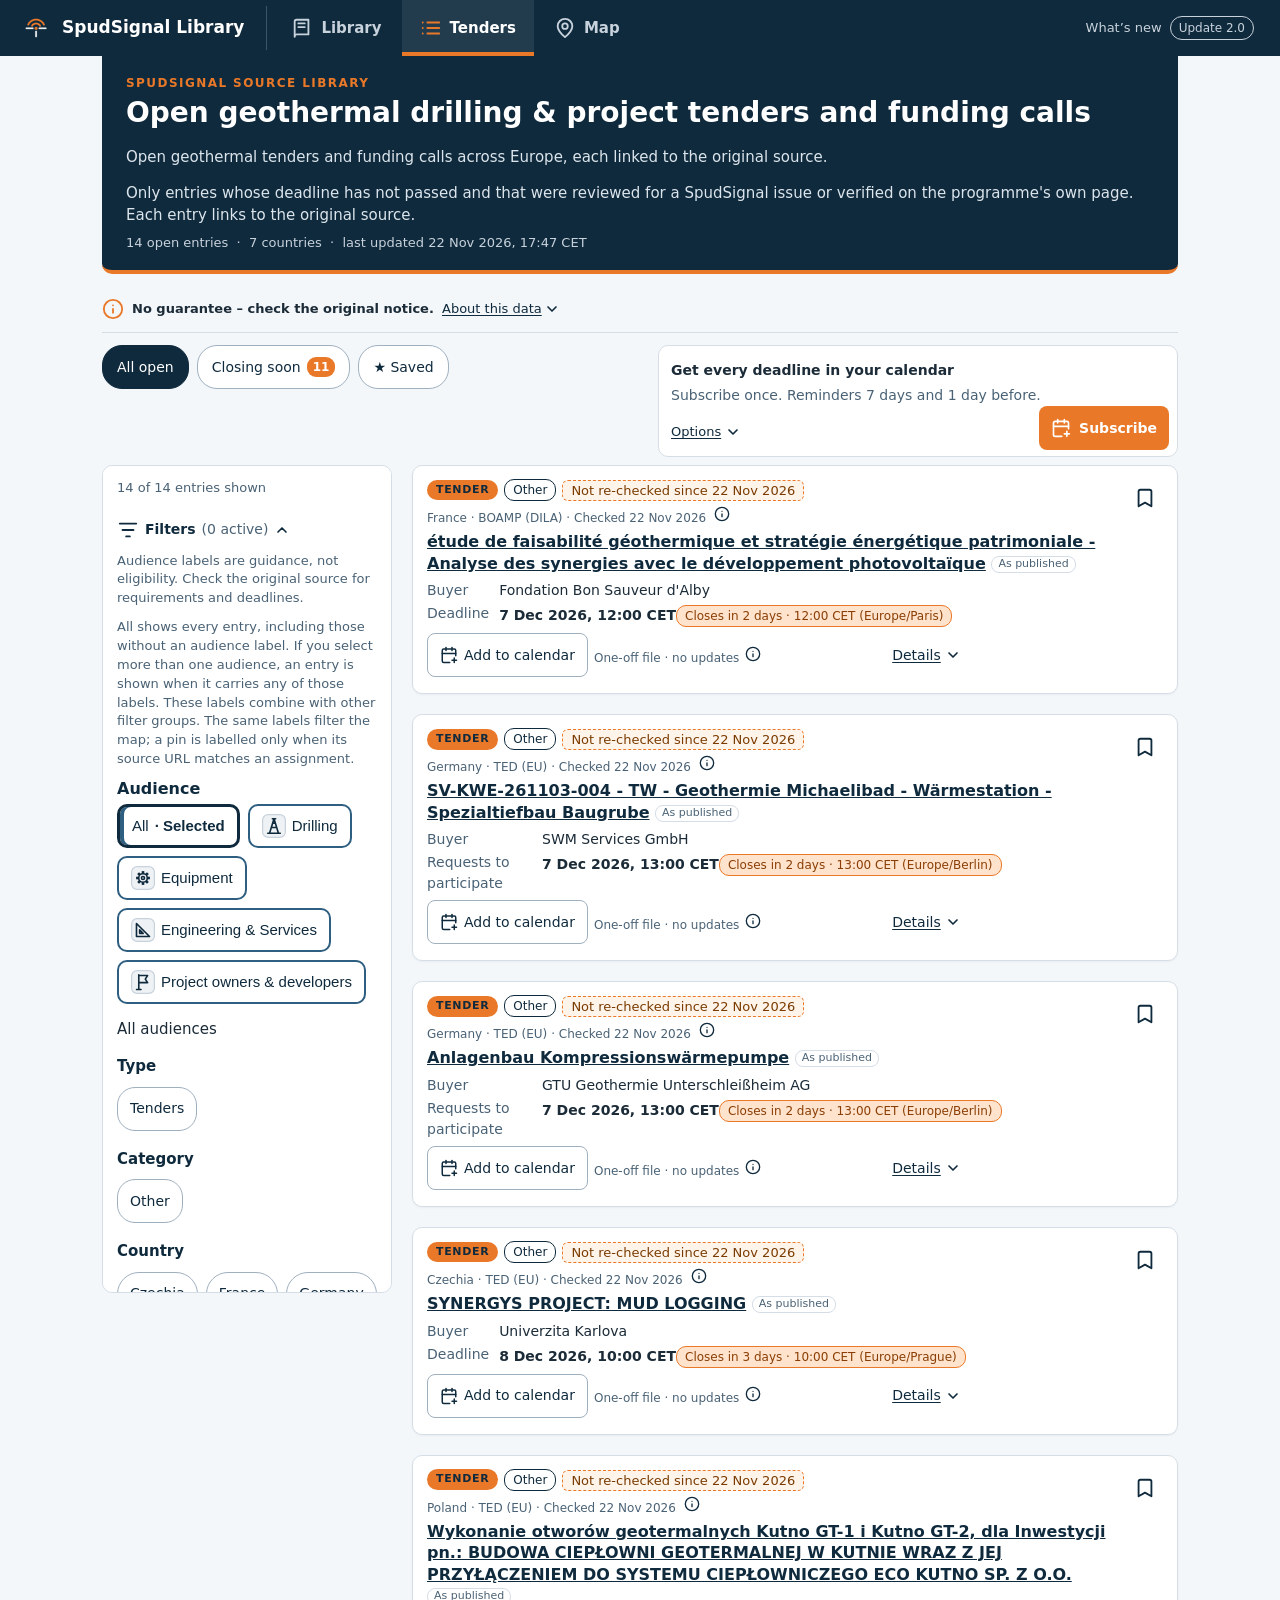
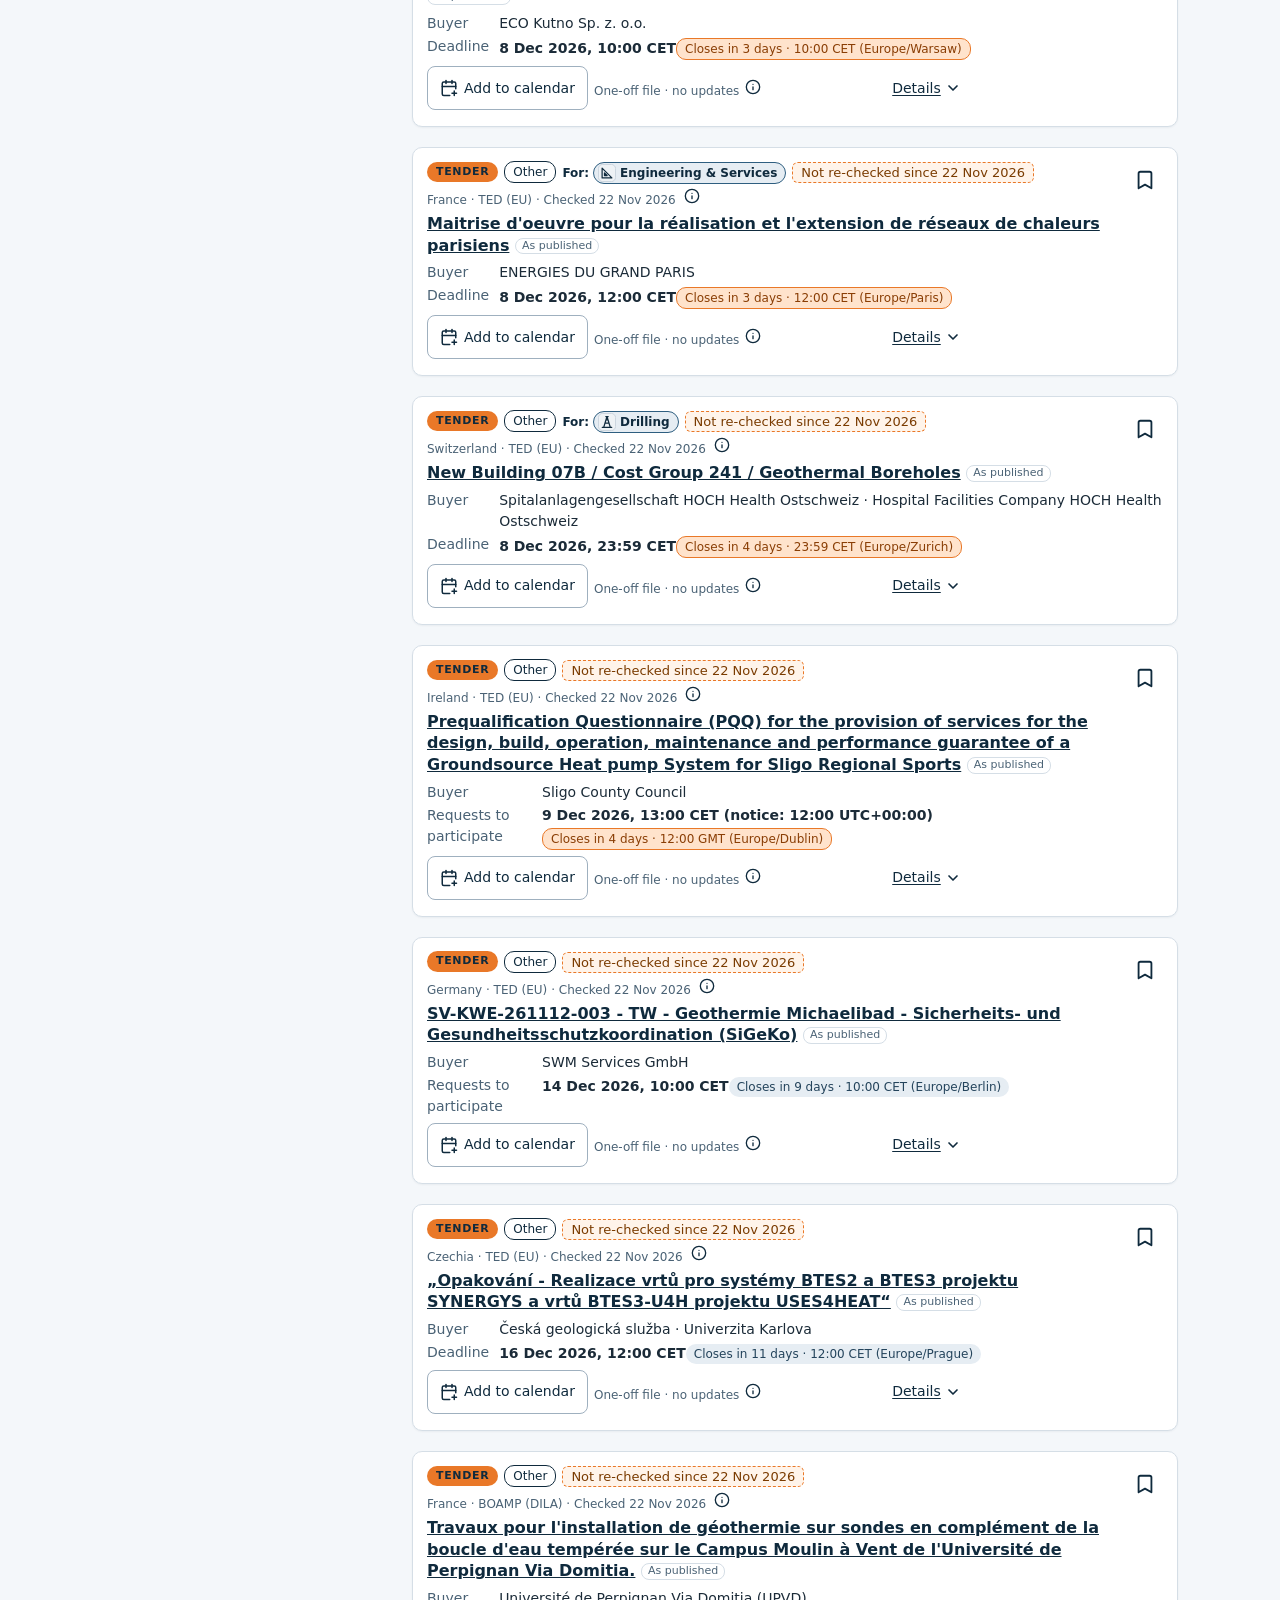
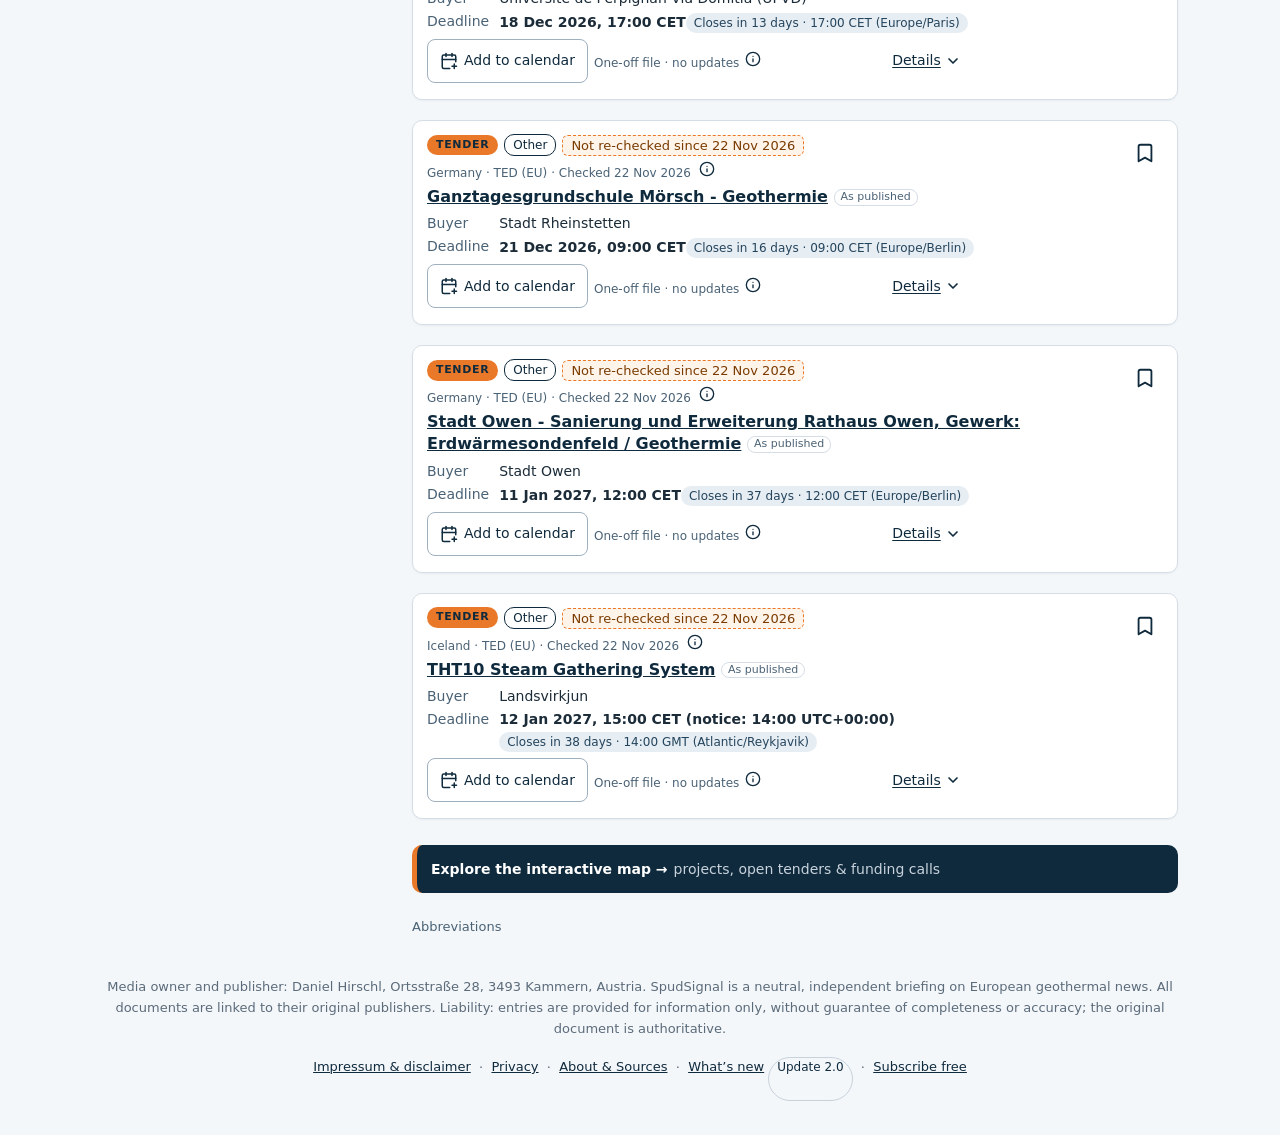
<file: tenders/index.html>
<!doctype html><html data-ss-tabs="2.0" lang="en"><head><meta charset="utf-8"><meta name="viewport" content="width=device-width,initial-scale=1,viewport-fit=cover">
<title>Open geothermal drilling &amp; project tenders and funding calls – SpudSignal Source Library</title>
<meta name="description" content="Open geothermal drilling tenders and funding calls across Europe with deadlines, linked to the original notices. Reviewed by SpudSignal, updated weekly.">
<link rel="canonical" href="https://library.spudsignal.com/tenders/">
<link rel="icon" href="/favicon.svg" type="image/svg+xml">
<link rel="icon" href="/tenders/icons/favicon-32.png" type="image/png" sizes="32x32">
<link rel="apple-touch-icon" href="/tenders/icons/apple-touch-icon.png">
<link rel="stylesheet" href="/audience/badges.css">
<link rel="manifest" href="/tenders/manifest.webmanifest"><meta name="theme-color" content="#0F2A3D">
<meta name="apple-mobile-web-app-capable" content="yes"><meta name="mobile-web-app-capable" content="yes"><meta name="apple-mobile-web-app-status-bar-style" content="black-translucent"><meta name="apple-mobile-web-app-title" content="SpudSignal Tenders">
<link rel="alternate" type="text/calendar" title="Deadline feed (ICS)" href="/tenders/deadlines.ics">
<style>
:root{--navy:#0F2A3D;--or:#E97828;--mut:#4A6275;--line:#D5DEE6;--bg:#F4F7FA;--chipbg:#E6EDF3}
*{box-sizing:border-box}html{-webkit-text-size-adjust:100%}
body{margin:0;background:var(--bg);color:#1B2B38;font-size:16px;line-height:1.5;padding-bottom:calc(64px + env(safe-area-inset-bottom))}
a{color:var(--navy)}a:hover{color:#B85A14}
:focus-visible{outline:3px solid var(--or);outline-offset:2px;border-radius:4px}
.ic{width:22px;height:22px;flex:none}

.hero{background:var(--navy);color:#fff;padding:calc(18px + env(safe-area-inset-top)) max(16px,env(safe-area-inset-right)) 18px max(16px,env(safe-area-inset-left));margin:0 -12px}
.hero a{color:#FFD2AE}.hero p{margin:4px 0;color:#DCE5EC;font-size:15px}.hero .k{font-size:13px;text-transform:uppercase;letter-spacing:.06em}.hero .s{font-size:13px;color:#C8D2DC}
.note{background:#FFF4EA;border-left:4px solid var(--or);padding:10px 12px;margin:12px 0;font-size:14px;border-radius:4px}
.offline{background:#5B6B7A;color:#fff;font-size:14px;padding:8px 12px;margin:0 -12px;text-align:center}
.since{background:#fff;border:1px solid var(--line);border-radius:8px;padding:10px 12px;margin:12px 0;font-size:14px}
.ioshint{position:relative;background:#fff;border:2px solid var(--navy);border-radius:10px;padding:12px 44px 12px 14px;margin:12px 0;font-size:14px}
.ioshint .x{position:absolute;top:4px;right:4px;width:44px;height:44px;border:0;background:none;font-size:22px;color:var(--navy);cursor:pointer}
.views{display:flex;gap:8px;flex-wrap:wrap;margin:12px 0 4px}
.views a{display:inline-flex;align-items:center;gap:6px;min-height:40px;padding:6px 14px;border-radius:20px;border:1px solid #9FB0BF;background:#fff;color:var(--navy);text-decoration:none;font-size:15px}
.views a[aria-current="page"]{background:var(--navy);color:#fff;border-color:var(--navy)}
.views .n{background:var(--or);color:#fff;font-size:12px;font-weight:700;border-radius:9px;min-width:20px;height:20px;line-height:20px;padding:0 6px;text-align:center}
.views .n[data-z]{display:none}
.bar{position:sticky;top:0;z-index:10;background:var(--bg);padding:8px 0 6px;margin:0;border-bottom:1px solid var(--line)}
.chiprow{display:flex;gap:6px;overflow-x:auto;padding:3px 0;scrollbar-width:none;-webkit-overflow-scrolling:touch}.chiprow::-webkit-scrollbar{display:none}
.chip{flex:none;min-height:36px;padding:6px 12px;border-radius:18px;border:1px solid #9FB0BF;background:#fff;color:var(--navy);font:inherit;font-size:14px;cursor:pointer;white-space:nowrap}
.chip[aria-pressed="true"]{background:var(--navy);color:#fff;border-color:var(--navy)}
.chip.reset{border-style:dashed}
#count{font-size:14px;color:var(--mut);margin:8px 0}
#list{display:grid;gap:12px;margin-bottom:16px}
.card{position:relative;background:#fff;border:1px solid var(--line);border-radius:10px;padding:14px 14px 12px}
.card h3{font-size:17px;line-height:1.35;margin:4px 48px 4px 0}
.card .top{margin:0 48px 4px 0;display:flex;flex-wrap:wrap;gap:6px;align-items:center}

.tag{font-size:12px;padding:1px 8px;border-radius:10px;border:1px solid var(--navy);color:var(--navy)}
.pill-new{font-size:12px;font-weight:700;padding:2px 9px;border-radius:10px;background:var(--navy);color:#fff}
.pill-chg{font-size:12px;font-weight:700;padding:1px 8px;border-radius:10px;border:2px solid var(--or);color:#9A4A0F;background:#fff}
.stale{font-size:13px;color:#7A3B00;background:#FFF4EA;border:1px dashed var(--or);border-radius:6px;padding:2px 8px}
.chg{font-size:14px;background:#FFF4EA;border-radius:6px;padding:6px 8px;margin:6px 0}
.meta{font-size:13px;color:var(--mut);margin:0}.lbl{font-size:12px;color:var(--mut);margin:0 0 6px}
.flag{background:#FFF4EA;border:1px solid #F3C49C;padding:6px 8px;border-radius:6px;font-size:14px;margin:6px 0}
dl{display:grid;grid-template-columns:max-content 1fr;gap:2px 12px;margin:8px 0;font-size:14px}dt{color:var(--mut)}dd{margin:0}
.more,.muted{color:var(--mut)}
.cd{display:inline-block;margin-top:4px;font-size:13px;padding:2px 8px;border-radius:10px;background:var(--chipbg);color:#24445C}
.cd.warn{background:#FFE3CC;color:#8A3E05;border:1px solid var(--or)}.cd.hot{background:var(--or);color:#fff;font-weight:700}.cd:empty{display:none}
.cdx{display:block;font-size:12px;color:#8A3E05;margin-top:2px}
.star{position:absolute;top:8px;right:8px;width:48px;height:48px;border:0;background:none;color:var(--navy);cursor:pointer;display:flex;align-items:center;justify-content:center;border-radius:24px}
.star:hover{background:var(--chipbg)}.star[aria-pressed="true"] svg{fill:var(--or);stroke:var(--or)}
.acts{display:flex;flex-wrap:wrap;align-items:center;gap:6px 10px;margin:8px 0 4px}
.btn2{display:inline-flex;align-items:center;gap:6px;min-height:40px;padding:6px 12px;border:1px solid #9FB0BF;border-radius:8px;background:#fff;color:var(--navy);font-size:14px;text-decoration:none}
.btn2 .ic{width:18px;height:18px}.btn2:hover{border-color:var(--navy)}
.hint{font-size:12px;color:var(--mut)}
.acc{font-size:12px;color:var(--mut);margin:6px 0 0}
.card.gone{background:#F1F3F5;border-style:dashed}.card.gone h3 a{color:#5B6B7A}
.gonetag{font-size:12px;font-weight:700;padding:2px 8px;border-radius:10px;background:#5B6B7A;color:#fff}
.feed{background:#fff;border:2px solid var(--navy);border-radius:10px;padding:12px 14px;margin:12px 0}
.feedmini{display:none!important}.feed.compact>*{display:none}.feed.compact .feedmini{display:flex!important;align-items:center;gap:10px;margin:0;font-weight:600}.feed.compact .feedmini span:first-child{flex:1}
.btn1.sm{min-height:44px;padding:8px 12px}.more2{min-height:44px;border:0;background:none;color:var(--navy);text-decoration:underline;font:inherit;font-size:14px;cursor:pointer}
.chiprow.fade{-webkit-mask-image:linear-gradient(to right,#000 85%,transparent);mask-image:linear-gradient(to right,#000 85%,transparent)}
.hero .long{display:none}.chg{display:block}
.abbr{font-size:13px;color:#4A6275;margin:4px 0 16px}.abbr summary{cursor:pointer;min-height:32px;display:inline-flex;align-items:center}.abbr dl,.box dl{font-size:13px;color:#4A6275}
.feed h2{font-size:16px;margin:0 0 6px}.feed p{margin:4px 0;font-size:14px}
.btn1{display:inline-flex;align-items:center;gap:8px;min-height:48px;padding:10px 16px;border-radius:8px;background:var(--or);color:#fff;font-weight:700;text-decoration:none;border:0}
.btn1:hover{background:#C9621A;color:#fff}.btn1 .ic{width:20px;height:20px}
.feedalt{display:flex;flex-wrap:wrap;gap:6px 14px;font-size:14px;margin-top:8px}
.box{background:#fff;border:1px solid var(--line);border-radius:10px;padding:12px 14px;margin:12px 0}.box h2{font-size:18px;margin:0 0 8px}.box li{margin:4px 0}
.empty{background:#fff;border:1px dashed #9FB0BF;border-radius:10px;padding:16px;text-align:center;color:var(--mut)}
[hidden]{display:none!important}

@media (min-width:900px){
 body{padding-bottom:0}.hero .long{display:inline}.chiprow.fade{-webkit-mask-image:none;mask-image:none}
 .hero{margin:0;border-radius:0 0 10px 10px;padding:22px 24px}
 .bar{top:52px}
}
@media (prefers-reduced-motion:no-preference){.star,.chip{transition:background .15s}}
</style>
<style id="slim-css">
/* library-slim proposal 2026-11-13 – placement only */
summary{list-style:none;cursor:pointer}summary::-webkit-details-marker{display:none}
.chev{flex:none;transition:transform .15s}details[open]>summary .chev{transform:rotate(180deg)}
.hero{padding-top:calc(14px + env(safe-area-inset-top));padding-bottom:12px}

.hero .k{margin:0}
.intro>summary{display:flex;align-items:center;gap:8px;min-height:44px;color:#DCE5EC;font-size:14px}
.intro .lead{flex:1;outline:1px dashed rgba(233,120,40,.7);outline-offset:2px;border-radius:2px}
.mo{display:inline-flex;align-items:center;gap:2px;color:#FFD2AE;font-size:13px;white-space:nowrap;text-decoration:underline;text-underline-offset:2px}
.intro p{font-size:14px;margin:0 0 6px}
.hero .s{font-size:12px;margin:0}
details.note{background:none;border:0;border-bottom:1px solid var(--line);padding:0;margin:0 0 4px;border-radius:0;font-size:13px}
details.note>summary{display:flex;align-items:center;gap:8px;min-height:44px;color:var(--mut)}
details.note>summary .ic{color:var(--or)}
details.note .mo{color:var(--navy);margin-left:4px}
details.note p{margin:0 0 10px;padding:8px 10px;background:#FFF4EA;border-left:3px solid var(--or);border-radius:4px;color:#1B2B38}
.views{margin:8px 0 6px;flex-wrap:nowrap;overflow-x:auto;scrollbar-width:none}.views::-webkit-scrollbar{display:none}
.views a{min-height:44px;padding:6px 14px;font-size:14px;flex:none}
.feed{position:relative;border:1px solid var(--line);padding:2px 130px 0 12px;margin:6px 0 8px;min-height:64px}
.feed .feedmini .btn1.sm{position:absolute;top:8px;right:8px}
.feedopt[open]{margin-right:-118px}
.feed .feedmini{display:block!important;margin:6px 0 0;font-weight:600;font-size:14px}
.feed .feedmini .fh{flex:1;line-height:1.3}
.feedopt>summary{display:inline-flex;align-items:center;gap:4px;min-height:44px;font-size:13px;color:var(--navy);text-decoration:underline;text-underline-offset:2px}
.feedopt p{font-size:13px;margin:0 0 8px;padding-right:8px}.feedopt .feedalt{font-size:13px;margin:0 0 8px}
.feedmini .btn1.sm{min-height:44px;padding:6px 12px;font-size:14px}
.feed.compact>*{display:revert}
/* filter bar */
.bar{display:flex;align-items:center;gap:10px;padding:6px 0;border-bottom:1px solid var(--line);z-index:20}
.bar #count{margin:0;font-size:13px;flex:1;text-align:right}
.fbtn{display:inline-flex;align-items:center;gap:6px;min-height:44px;padding:6px 14px;border:1px solid var(--navy);border-radius:22px;background:#fff;color:var(--navy);font-weight:700;font-size:14px;white-space:nowrap}
.fbtn .fn{font-weight:400;color:var(--mut)}.fsheet.on .fbtn{background:var(--navy);color:#fff}.fsheet.on .fbtn .fn{color:#FFD2AE;font-weight:700}
.sheet{background:#fff}
.sheethead{display:flex;align-items:center;gap:8px;position:sticky;top:0;background:#fff;padding:10px 0;border-bottom:1px solid var(--line);z-index:1}
.sheett{flex:1;margin:0;font-size:17px;color:var(--navy)}
.done{min-height:44px;padding:6px 18px;border:0;border-radius:22px;background:var(--or);color:#fff;font:inherit;font-weight:700;cursor:pointer}
.sheet .chip{min-height:44px}
.fgh{font-size:15px;color:var(--navy);margin:14px 0 6px}
.chiprow.wrapr{flex-wrap:wrap;overflow:visible;gap:8px}.chiprow.wrapr.fade{-webkit-mask-image:none;mask-image:none}
.sheet .audblock{margin-top:12px}.sheet .audhelp{font-size:13px;color:var(--mut);margin:0 0 10px}
.sheet .audchip{font-size:15px;padding:6px 12px}
@media (max-width:899px){
 .lay,.lay-side,.lay-main{display:contents}
 .fsheet[open]>.sheet{position:fixed;left:0;right:0;bottom:0;max-height:82vh;overflow:auto;z-index:1300;padding:0 16px calc(20px + env(safe-area-inset-bottom));border-radius:16px 16px 0 0;box-shadow:0 0 0 100vmax rgba(15,42,61,.55);overscroll-behavior:contain}
}
/* cards */
#list{gap:10px;grid-template-columns:minmax(0,1fr)}
.card{min-width:0;overflow-wrap:break-word}
.card .top .auds{flex:0 1 auto;width:auto}
.card{padding:12px 12px 6px}
.card .top{gap:4px 6px}
.card .auds{margin:2px 0 0;gap:4px}
.card .audfor{font-size:12px}.card .aud{font-size:12px;padding:1px 8px 1px 4px;gap:4px}.card .aud .audsym{width:18px;height:18px}
.card h3{font-size:16px;margin:4px 48px 6px 0}
.meta{font-size:12px}
dl.key{margin:4px 0;font-size:14px;gap:2px 10px;grid-template-columns:fit-content(7.5em) minmax(0,1fr)}
dl.key strong{font-weight:700}
dl.key dd br{display:none}
.cd{font-size:12px;margin:2px 0 0 0;padding:1px 8px}.cd.past{background:#EEF1F4;color:#5B6B7A;border:1px solid #C8D2DC}
dl.key .cd{display:inline-block}dl.key .chg:not([hidden]){display:block}
.acts{display:flex;flex-wrap:wrap;align-items:center;gap:4px 8px;margin:6px 0 4px}
.acts .btn2{min-height:44px}
.cdet{flex:1 1 auto}
.cdet>summary{display:inline-flex;align-items:center;gap:4px;min-height:44px;padding:0 8px;font-size:14px;color:var(--navy);text-decoration:underline;text-underline-offset:2px}
.cdet[open]{flex-basis:100%;order:2;border-top:1px solid var(--line);margin-top:4px}
.cdet .lbl{margin:6px 0 4px}.cdet dl{font-size:13px;margin:4px 0}.cdet .hint{display:block;margin:4px 0}.cdet .acc{margin:4px 0 8px}
.maplink{display:flex;flex-wrap:wrap;align-items:center;gap:2px 6px;min-height:48px;background:var(--navy);color:#fff;border-left:5px solid var(--or);border-radius:10px;padding:10px 14px;margin:12px 0;text-decoration:none;font-weight:700;font-size:14px}
.maplink:hover{color:#fff}.maplink .ml2{font-weight:400;color:#C8D2DC}
.abbr summary{min-height:44px}
@media (min-width:900px){
 body{font-size:16px}
 
 .intro>summary{display:none}.intro p{font-size:15px;color:#DCE5EC;margin:4px 0}
 details.note[open]>summary .mo{display:none}
 .lay-top{display:flex;align-items:flex-start;gap:16px;flex-wrap:wrap}.lay-top .views{flex:1}.lay-top .feed{flex:0 1 520px;margin-top:8px}
 .lay{display:grid;grid-template-columns:var(--side) minmax(0,1fr);gap:20px;align-items:start}
 .lay-side{position:sticky;top:64px;max-height:calc(100vh - 72px);overflow:auto;background:#fff;border:1px solid var(--line);border-radius:10px;padding:4px 14px 12px}
 .bar{position:static;flex-direction:column;align-items:stretch;border:0;background:none;padding:0}
 .bar #count{text-align:left;order:-1;margin:8px 0 0}
 .fbtn{border:0;padding:6px 0;border-radius:0;background:none!important;color:var(--navy)!important}
 .sheethead{display:none}
 .sheet{padding:0}.sheet .audblock{margin-top:4px}
 .feed{padding-top:8px}
}
/* v2 */
.intro>summary{display:block!important;padding:4px 0}.lead1{color:#DCE5EC;font-size:14px;line-height:1.45}.intro .mo{display:inline-flex;vertical-align:baseline;gap:3px;min-height:24px}
.intro>summary{min-height:44px}.intro .lt{color:#FFD2AE}
details.note>summary strong{color:#1B2B38}
.f1{margin:0 0 10px;padding:8px 10px;background:#FFF4EA;border-left:3px solid var(--or);border-radius:4px}
details.note .f1 p{margin:0 0 8px;padding:0;background:none;border:0;border-radius:0}.fh2{font-size:14px;margin:4px 0 4px;color:var(--navy)}
.ic.sm{width:16px;height:16px;vertical-align:-3px}
.ib{display:inline-flex;align-items:center;justify-content:center;min-width:44px;min-height:44px;margin:-14px -10px -14px -6px;color:var(--navy)}
.meta .chk{white-space:nowrap}
.lbls{display:inline-block;font-size:11px;font-weight:400;color:var(--mut);border:1px solid var(--line);border-radius:8px;padding:0 6px;vertical-align:2px;white-space:nowrap}
.t03{flex:1 1 90px;font-size:12px;line-height:1.3;color:var(--mut)}.t03 .ib{margin:-12px -10px -12px -8px}
.acts{gap:4px 6px}
.cdet>summary{padding:0 4px}
.cdet .dynfull:empty{display:none}.cdet .dynfull{font-size:12px;color:#8A3E05;margin:4px 0}
details.flag{padding:0;margin:6px 0}details.flag>summary{display:flex;align-items:center;gap:6px;min-height:44px;padding:0 8px;color:#7A3B00}details.flag p{margin:0;padding:0 8px 8px;font-size:13px}
.feed{padding:8px 12px 2px!important}.feed .feedmini .btn1.sm{top:auto!important;bottom:6px}.feedopt[open]{margin-right:0!important;padding-bottom:52px}.fshort{margin:2px 0 0;font-size:12px;color:var(--mut)}
.audhelp2>summary{display:inline-flex;align-items:center;gap:6px;min-height:44px;font-size:14px;color:var(--navy);font-weight:600}
.sheet .audhelp{margin:0 0 10px}
.audempty details>summary{display:inline-flex;align-items:center;gap:4px;min-height:44px}
.iosd>summary{display:flex;align-items:center;gap:6px;min-height:44px;flex-wrap:wrap}.iosd p{margin:4px 0 0}
.ioshint{padding:4px 44px 4px 12px;margin:8px 0}
@media (min-width:900px){.lead1{font-size:15px}.intro>summary{display:block!important;min-height:0;padding:0}.hero .intro p{margin:2px 0 6px}.intro[open] .mo{display:none}}
</style>
<link rel="stylesheet" href="/assets/spudsignal.css"><script src="/assets/ss-url.js" defer></script><style>#list{grid-template-columns:minmax(0,1fr)!important;max-width:820px}</style></head><body class="has-appnav"><a class="skip" href="#content">Skip to content</a><nav class="appnav" aria-label="Main"><a class="ab" href="/" data-carry="/"><img src="/map/logo-v3-dark.png" alt="" width="32" height="32"><b>SpudSignal Library</b></a><div class="al"><a class="tab" href="/" data-carry="/"><svg width="22" height="22" viewBox="0 0 24 24" fill="none" stroke="currentColor" stroke-width="2" stroke-linecap="round" stroke-linejoin="round" aria-hidden="true" focusable="false"><path d="M4 19.5V5a2 2 0 0 1 2-2h13v16H6.5A2.5 2.5 0 0 0 4 21.5z"/><path d="M8 7h7"/><path d="M8 11h7"/></svg><span>Library</span></a><a class="tab" href="/tenders/" data-carry="/tenders/" aria-current="page"><svg width="22" height="22" viewBox="0 0 24 24" fill="none" stroke="currentColor" stroke-width="2" stroke-linecap="round" stroke-linejoin="round" aria-hidden="true" focusable="false"><path d="M3 12h.01"/><path d="M3 18h.01"/><path d="M3 6h.01"/><path d="M8 12h13"/><path d="M8 18h13"/><path d="M8 6h13"/></svg><span>Tenders</span></a><a class="tab" href="/map/" data-carry="/map/"><svg width="22" height="22" viewBox="0 0 24 24" fill="none" stroke="currentColor" stroke-width="2" stroke-linecap="round" stroke-linejoin="round" aria-hidden="true" focusable="false"><path d="M20 10c0 5-8 12-8 12s-8-7-8-12a8 8 0 0 1 16 0z"/><circle cx="12" cy="10" r="3"/></svg><span>Map</span></a></div><a class="wn" href="/whats-new/"><span>What’s new</span><span class="vtag" data-version>Update 2.0</span></a></nav>
<div class="wrap">
<div class="offline" id="offline" role="status" hidden></div>
<div class="hero"><p class="k"><a href="/">SpudSignal Source Library</a></p><h1 id="content" tabindex="-1">Open geothermal drilling &amp; project tenders and funding calls</h1>
<details class="intro" id="t01"><summary><span class="lead1">Open geothermal tenders and funding calls across Europe, each linked to the original source.</span> <span class="mo"><svg class="ic sm lt" width="16" height="16" viewBox="0 0 24 24" fill="none" stroke="currentColor" stroke-width="2" stroke-linecap="round" stroke-linejoin="round" aria-hidden="true" focusable="false"><circle cx="12" cy="12" r="10"/><path d="M12 16v-4"/><path d="M12 8h.01"/></svg>What’s on this list?<svg class="chev" width="16" height="16" viewBox="0 0 24 24" fill="none" stroke="currentColor" stroke-width="2.5" stroke-linecap="round" stroke-linejoin="round" aria-hidden="true" focusable="false"><path d="m6 9 6 6 6-6"/></svg></span></summary><p>Only entries whose deadline has not passed and that were reviewed for a SpudSignal issue or verified on the programme's own page. Each entry links to the original source.</p></details>
<p class="s"><span id="n-open">29</span> open <span id="n-word">entries</span> &nbsp;·&nbsp; <span id="n-ctry">10 countries + EU</span> &nbsp;·&nbsp; last updated <span id="gen">22 Nov 2026, 17:47 CET</span></p></div>

<div class="ioshint" id="ioshint" hidden><button class="x" type="button" aria-label="Dismiss install hint">×</button><details class="iosd"><summary><strong>Install:</strong> Share → Add to Home Screen.<svg class="chev" width="16" height="16" viewBox="0 0 24 24" fill="none" stroke="currentColor" stroke-width="2.5" stroke-linecap="round" stroke-linejoin="round" aria-hidden="true" focusable="false"><path d="m6 9 6 6 6-6"/></svg></summary><p><strong>Install as an app:</strong> tap <strong>Share</strong> <span aria-hidden="true">⎋</span> in Safari, then <strong>Add to Home Screen</strong>. Works offline with the last loaded data.</p></details></div>
<details class="note" id="about-data"><summary><svg class="ic" width="20" height="20" viewBox="0 0 24 24" fill="none" stroke="currentColor" stroke-width="2" stroke-linecap="round" stroke-linejoin="round" aria-hidden="true" focusable="false"><circle cx="12" cy="12" r="10"/><path d="M12 16v-4"/><path d="M12 8h.01"/></svg><span><strong>No guarantee – check the original notice.</strong> <span class="mo">About this data<svg class="chev" width="16" height="16" viewBox="0 0 24 24" fill="none" stroke="currentColor" stroke-width="2.5" stroke-linecap="round" stroke-linejoin="round" aria-hidden="true" focusable="false"><path d="m6 9 6 6 6-6"/></svg></span></span></summary><div class="f1"><h2 class="fh2">About this data</h2><p id="f1">Add to calendar downloads a one-off file that does not update. For automatic updates, including corrections and withdrawals, subscribe to the deadline feed. “Checked DD Mon YYYY” is SpudSignal’s last check of this entry, not the publication date of the notice. All details as published by the source on that date, with no guarantee of completeness or accuracy. Deadlines, times and documents can change: always check the original notice before acting. The original notice is binding. This list includes no awards, no bidder assessments and no contact data.</p><h2 class="fh2">Audience labels</h2><p id="f2">Audience labels are guidance, not eligibility. Check the original source for requirements and deadlines. All shows every entry, including those without an audience label. If you select more than one audience, an entry is shown when it carries any of those labels. These labels combine with other filter groups. The same labels filter the map; a pin is labelled only when its source URL matches an assignment. Audience labels use the same audience assignments on the Library, the Tenders page and the map.</p><p><a href="#about-data">About &amp; Sources</a></p></div></details>
<div class="since" id="since" role="status" hidden></div>
<main id="main">
<div id="view-list">
<div class="lay-top"><div class="views" aria-label="Views"><a href="#open" data-tab="open">All open</a><a href="#soon" data-tab="soon">Closing soon <span class="n" id="n-soon" aria-label="entries">0</span></a><a href="#saved" data-tab="saved">&#9733; Saved <span class="n" id="n-saved" aria-label="saved">0</span></a></div>
<section class="feed" id="feedbox" aria-label="Deadline feed"><div class="feedmini"><span class="fh">Get every deadline in your calendar</span><a class="btn1 sm" href="webcal://library.spudsignal.com/tenders/deadlines.ics" aria-label="Subscribe to deadline feed"><svg class="ic " width="22" height="22" viewBox="0 0 24 24" fill="none" stroke="currentColor" stroke-width="2" stroke-linecap="round" stroke-linejoin="round" aria-hidden="true" focusable="false"><path d="M8 2v4"/><path d="M16 2v4"/><path d="M21 13V6a2 2 0 0 0-2-2H5a2 2 0 0 0-2 2v14a2 2 0 0 0 2 2h8"/><path d="M3 10h18"/><path d="M16 19h6"/><path d="M19 16v6"/></svg><span>Subscribe</span></a></div><p class="fshort">Subscribe once. Reminders 7 days and 1 day before.</p><details class="feedopt"><summary>Options<svg class="chev" width="16" height="16" viewBox="0 0 24 24" fill="none" stroke="currentColor" stroke-width="2.5" stroke-linecap="round" stroke-linejoin="round" aria-hidden="true" focusable="false"><path d="m6 9 6 6 6-6"/></svg></summary><p>Subscribe once (reminders 7 days and 1 day before) – the feed updates when SpudSignal re-checks the notices (corrections, withdrawals).</p><p>Google Calendar often refreshes subscribed feeds only after 12 to 24 hours.</p><p><a class="btn1" id="sub" href="webcal://library.spudsignal.com/tenders/deadlines.ics"><svg class="ic " width="22" height="22" viewBox="0 0 24 24" fill="none" stroke="currentColor" stroke-width="2" stroke-linecap="round" stroke-linejoin="round" aria-hidden="true" focusable="false"><path d="M8 2v4"/><path d="M16 2v4"/><path d="M21 13V6a2 2 0 0 0-2-2H5a2 2 0 0 0-2 2v14a2 2 0 0 0 2 2h8"/><path d="M3 10h18"/><path d="M16 19h6"/><path d="M19 16v6"/></svg><span>Subscribe to deadline feed</span></a></p><div class="feedalt"><a id="sub-g" href="https://calendar.google.com/calendar/render?cid=webcal%3A%2F%2Flibrary.spudsignal.com%2Ftenders%2Fdeadlines.ics" rel="noopener">Google Calendar</a><a id="sub-o" href="https://outlook.live.com/calendar/0/addfromweb?url=https%3A%2F%2Flibrary.spudsignal.com%2Ftenders%2Fdeadlines.ics&amp;name=SpudSignal%20deadlines" rel="noopener">Outlook.com</a><a href="/tenders/deadlines.ics">Feed URL (https)</a></div></details></section>
</div>
<div class="lay"><aside class="lay-side"><div class="bar" id="bar"><details class="fsheet" id="fsheet"><summary class="fbtn"><svg class="ic" width="20" height="20" viewBox="0 0 24 24" fill="none" stroke="currentColor" stroke-width="2" stroke-linecap="round" stroke-linejoin="round" aria-hidden="true" focusable="false"><path d="M3 5h18"/><path d="M6 12h12"/><path d="M10 19h4"/></svg><span>Filters</span> <span class="fn" id="fn">(0 active)</span><svg class="chev" width="16" height="16" viewBox="0 0 24 24" fill="none" stroke="currentColor" stroke-width="2.5" stroke-linecap="round" stroke-linejoin="round" aria-hidden="true" focusable="false"><path d="m6 9 6 6 6-6"/></svg></summary><div class="sheet" role="group" aria-label="Filters"><div class="sheethead"><h2 class="sheett">Filters</h2><button type="button" class="chip reset" title="Clear filters" aria-label="Clear filters" id="reset" aria-pressed="true">Clear filters</button><button type="button" class="done" id="fdone">Done</button></div>
<!-- audience-notes-start -->
<p class="audhelp" id="aud-help">Audience labels are guidance, not eligibility. Check the original source for requirements and deadlines.</p><p class="audhelp ss-info">All shows every entry, including those without an audience label. If you select more than one audience, an entry is shown when it carries any of those labels. These labels combine with other filter groups. The same labels filter the map; a pin is labelled only when its source URL matches an assignment.</p>
<p class="audempty" id="aud-empty" hidden>No entries carry the selected audience labels. Entries without an audience label stay in All.</p>
<!-- audience-notes-end -->
<!-- audience-bar-start -->
<div class="audblock" id="audience-bar">
<h2 class="audheading" id="aud-heading">Audience</h2>
<div class="audrow" role="group" aria-labelledby="aud-heading">
<button type="button" class="audchip audall" id="aud-all" aria-pressed="true">All</button>
<button type="button" class="audchip" data-g="audience" data-v="Drilling" aria-pressed="false"><img class="audsym" src="/symbols/aud-drilling.svg" alt="" width="24" height="24"><span class="audname">Drilling</span></button>
<button type="button" class="audchip" data-g="audience" data-v="Equipment" aria-pressed="false"><img class="audsym" src="/symbols/aud-equipment.svg" alt="" width="24" height="24"><span class="audname">Equipment</span></button>
<button type="button" class="audchip" data-g="audience" data-v="Engineering &amp; Services" aria-pressed="false"><img class="audsym" src="/symbols/aud-engineering.svg" alt="" width="24" height="24"><span class="audname">Engineering &amp; Services</span></button>
<button type="button" class="audchip" data-g="audience" data-v="Project owners &amp; developers" aria-pressed="false"><img class="audsym" src="/symbols/aud-owners.svg" alt="" width="24" height="24"><span class="audname">Project owners &amp; developers</span></button>
</div>
<p class="audcount" id="aud-count" role="status"></p>
</div>
<!-- audience-bar-end --><h2 class="fgh" id="fg-0">Type</h2><div class="chiprow wrapr" role="group" aria-labelledby="fg-0"><button type="button" class="chip" data-g="kind" data-v="tender" aria-pressed="false">Tenders</button><button type="button" class="chip" data-g="kind" data-v="funding" aria-pressed="false">Funding calls</button></div><h2 class="fgh" id="fg-1">Category</h2><div class="chiprow wrapr" role="group" aria-labelledby="fg-1"><button type="button" class="chip" data-g="tag" data-v="Deep well" aria-pressed="false">Deep well</button><button type="button" class="chip" data-g="tag" data-v="Planning" aria-pressed="false">Planning</button><button type="button" class="chip" data-g="tag" data-v="Other" aria-pressed="false">Other</button></div><h2 class="fgh" id="fg-2">Country</h2><div class="chiprow wrapr" role="group" aria-labelledby="fg-2"><button type="button" class="chip" data-g="country" data-v="CZ" aria-pressed="false">Czechia</button><button type="button" class="chip" data-g="country" data-v="EU" aria-pressed="false">EU-wide</button><button type="button" class="chip" data-g="country" data-v="FR" aria-pressed="false">France</button><button type="button" class="chip" data-g="country" data-v="DE" aria-pressed="false">Germany</button><button type="button" class="chip" data-g="country" data-v="HU" aria-pressed="false">Hungary</button><button type="button" class="chip" data-g="country" data-v="IS" aria-pressed="false">Iceland</button><button type="button" class="chip" data-g="country" data-v="IE" aria-pressed="false">Ireland</button><button type="button" class="chip" data-g="country" data-v="NL" aria-pressed="false">Netherlands</button><button type="button" class="chip" data-g="country" data-v="PL" aria-pressed="false">Poland</button><button type="button" class="chip" data-g="country" data-v="RO" aria-pressed="false">Romania</button><button type="button" class="chip" data-g="country" data-v="CH" aria-pressed="false">Switzerland</button></div></div></details><p id="count" role="status"></p></div></aside>
<div class="lay-main"><div class="audempty" id="aud-empty" hidden><details><summary>No entries for these audience labels.<svg class="chev" width="16" height="16" viewBox="0 0 24 24" fill="none" stroke="currentColor" stroke-width="2.5" stroke-linecap="round" stroke-linejoin="round" aria-hidden="true" focusable="false"><path d="m6 9 6 6 6-6"/></svg></summary>No entries carry the selected audience labels. Entries without an audience label stay in All.</details></div>
<div id="list">
<article class="card" data-audience="" data-audience-status="unassigned" data-audience-approved="false" id="e-b23794cd7971dbe3" data-uid="b23794cd7971dbe3" data-country="PL" data-kind="tender" data-deadline="2026-11-23" data-cpv="38540000" data-tags="Other">
<button class="star" type="button" aria-pressed="false" aria-label="Save: SZP/243-277/2026 - Dostawa systemu do pomiaru rozkładu i zmian temperatury w odw"><svg class="ic " width="22" height="22" viewBox="0 0 24 24" fill="none" stroke="currentColor" stroke-width="2" stroke-linecap="round" stroke-linejoin="round" aria-hidden="true" focusable="false"><path d="m19 21-7-4-7 4V5a2 2 0 0 1 2-2h10a2 2 0 0 1 2 2v16z"/></svg></button>
<p class="top"><span class="badge tend ss-badge t-tender">Tender</span><span class="tag">Other</span><span class="dyn"></span></p>
<p class="meta"><span class="ctry">Poland</span> · <span class="src">TED (EU)</span> · <span class="chk">Checked 22 Nov 2026</span><a class="ib" href="#about-data" data-f1 aria-label="About this data"><svg class="ic sm" width="16" height="16" viewBox="0 0 24 24" fill="none" stroke="currentColor" stroke-width="2" stroke-linecap="round" stroke-linejoin="round" aria-hidden="true" focusable="false"><circle cx="12" cy="12" r="10"/><path d="M12 16v-4"/><path d="M12 8h.01"/></svg></a></p>
<h3><a href="https://ted.europa.eu/en/notice/-/detail/788685-2026" rel="noopener">SZP/243-277/2026 - Dostawa systemu do pomiaru rozkładu i zmian temperatury w odwiertach geotermalnych wraz z układem do automatycznej kalibracji rozproszonych czujników światłowodowych dla Katedry Optyki i Fotoniki W11</a> <span class="lbls">As published</span></h3>

<dl class="key"><dt>Buyer</dt><dd>Politechnika Wrocławska</dd><dt>Deadline</dt><dd><strong>23 Nov 2026, 10:00 CET</strong><br><span class="cd" aria-live="off"></span><span class="chg" hidden></span></dd></dl>
<div class="acts"><a class="btn2" href="ics/b23794cd7971dbe3.ics" download="spudsignal-b23794cd7971dbe3.ics" type="text/calendar"><svg class="ic " width="22" height="22" viewBox="0 0 24 24" fill="none" stroke="currentColor" stroke-width="2" stroke-linecap="round" stroke-linejoin="round" aria-hidden="true" focusable="false"><path d="M8 2v4"/><path d="M16 2v4"/><path d="M21 13V6a2 2 0 0 0-2-2H5a2 2 0 0 0-2 2v14a2 2 0 0 0 2 2h8"/><path d="M3 10h18"/><path d="M16 19h6"/><path d="M19 16v6"/></svg><span>Add to calendar</span></a><span class="hint t03">One-off file · no updates<a class="ib" href="#about-data" data-f1 aria-label="About this data"><svg class="ic sm" width="16" height="16" viewBox="0 0 24 24" fill="none" stroke="currentColor" stroke-width="2" stroke-linecap="round" stroke-linejoin="round" aria-hidden="true" focusable="false"><circle cx="12" cy="12" r="10"/><path d="M12 16v-4"/><path d="M12 8h.01"/></svg></a></span><details class="cdet"><summary>Details<svg class="chev" width="16" height="16" viewBox="0 0 24 24" fill="none" stroke="currentColor" stroke-width="2.5" stroke-linecap="round" stroke-linejoin="round" aria-hidden="true" focusable="false"><path d="m6 9 6 6 6-6"/></svg></summary><p class="lbl">Title as published (original language, unedited).</p><dl><dt>CPV</dt><dd>38540000</dd><dt>Reference</dt><dd>TED 788685-2026</dd></dl><p class="dynfull"></p><p class="hint"><a href="#about-data" data-f1>About this data</a></p></details></div>
</article>
<article class="card" data-audience="Equipment" data-audience-status="reviewed" data-audience-approved="true" id="e-0c87fc4157e326c0" data-uid="0c87fc4157e326c0" data-country="FR" data-kind="tender" data-deadline="2026-11-23" data-cpv="" data-tags="Other">
<button class="star" type="button" aria-pressed="false" aria-label="Save: PUITS DE PRODUCTION GEOTHERMIQUE DE VILLETANEUSE FOURNITURE D&#x27;UNE ELECTROPOMPE D"><svg class="ic " width="22" height="22" viewBox="0 0 24 24" fill="none" stroke="currentColor" stroke-width="2" stroke-linecap="round" stroke-linejoin="round" aria-hidden="true" focusable="false"><path d="m19 21-7-4-7 4V5a2 2 0 0 1 2-2h10a2 2 0 0 1 2 2v16z"/></svg></button>
<p class="top"><span class="badge tend ss-badge t-tender">Tender</span><span class="tag">Other</span><!--auds--><span class="auds" data-audience-status="reviewed"><span class="audfor">For:</span><span class="aud"><img class="audsym" src="/symbols/aud-equipment.svg" alt="" width="24" height="24"><span class="audname">Equipment</span></span></span><!--/auds--><span class="dyn"></span></p>
<p class="meta"><span class="ctry">France</span> · <span class="src">BOAMP (DILA)</span> · <span class="chk">Checked 22 Nov 2026</span><a class="ib" href="#about-data" data-f1 aria-label="About this data"><svg class="ic sm" width="16" height="16" viewBox="0 0 24 24" fill="none" stroke="currentColor" stroke-width="2" stroke-linecap="round" stroke-linejoin="round" aria-hidden="true" focusable="false"><circle cx="12" cy="12" r="10"/><path d="M12 16v-4"/><path d="M12 8h.01"/></svg></a></p>
<h3><a href="https://www.boamp.fr/pages/avis/?q=idweb:26-103297" rel="noopener">PUITS DE PRODUCTION GEOTHERMIQUE DE VILLETANEUSE FOURNITURE D&#x27;UNE ELECTROPOMPE DE PRODUCTION IMMERGEE</a> <span class="lbls">As published</span></h3>

<dl class="key"><dt>Buyer</dt><dd>Syndicat Mixte des Réseaux d&#x27;Energie Calorifique - SMIREC</dd><dt>Deadline</dt><dd><strong>23 Nov 2026, 12:00 CET</strong><br><span class="cd" aria-live="off"></span><span class="chg" hidden></span></dd></dl>
<div class="acts"><a class="btn2" href="ics/0c87fc4157e326c0.ics" download="spudsignal-0c87fc4157e326c0.ics" type="text/calendar"><svg class="ic " width="22" height="22" viewBox="0 0 24 24" fill="none" stroke="currentColor" stroke-width="2" stroke-linecap="round" stroke-linejoin="round" aria-hidden="true" focusable="false"><path d="M8 2v4"/><path d="M16 2v4"/><path d="M21 13V6a2 2 0 0 0-2-2H5a2 2 0 0 0-2 2v14a2 2 0 0 0 2 2h8"/><path d="M3 10h18"/><path d="M16 19h6"/><path d="M19 16v6"/></svg><span>Add to calendar</span></a><span class="hint t03">One-off file · no updates<a class="ib" href="#about-data" data-f1 aria-label="About this data"><svg class="ic sm" width="16" height="16" viewBox="0 0 24 24" fill="none" stroke="currentColor" stroke-width="2" stroke-linecap="round" stroke-linejoin="round" aria-hidden="true" focusable="false"><circle cx="12" cy="12" r="10"/><path d="M12 16v-4"/><path d="M12 8h.01"/></svg></a></span><details class="cdet"><summary>Details<svg class="chev" width="16" height="16" viewBox="0 0 24 24" fill="none" stroke="currentColor" stroke-width="2.5" stroke-linecap="round" stroke-linejoin="round" aria-hidden="true" focusable="false"><path d="m6 9 6 6 6-6"/></svg></summary><p class="lbl">Title as published (original language, unedited).</p><dl><dt>CPV</dt><dd>Not in extract</dd><dt>Reference</dt><dd>BOAMP 26-103297</dd></dl><p class="hint">CPV is not in our extract – see the original source.</p><p class="dynfull"></p><p class="hint"><a href="#about-data" data-f1>About this data</a></p></details></div>
</article>
<article class="card" data-audience="Drilling" data-audience-status="reviewed" data-audience-approved="true" id="e-82be64efeab79612" data-uid="82be64efeab79612" data-country="FR" data-kind="tender" data-deadline="2026-11-23" data-cpv="" data-tags="Other">
<button class="star" type="button" aria-pressed="false" aria-label="Save: Rénovation énergétique d&#x27;un ensemble de bâtiments communaux et réalisation d&#x27;une"><svg class="ic " width="22" height="22" viewBox="0 0 24 24" fill="none" stroke="currentColor" stroke-width="2" stroke-linecap="round" stroke-linejoin="round" aria-hidden="true" focusable="false"><path d="m19 21-7-4-7 4V5a2 2 0 0 1 2-2h10a2 2 0 0 1 2 2v16z"/></svg></button>
<p class="top"><span class="badge tend ss-badge t-tender">Tender</span><span class="tag">Other</span><!--auds--><span class="auds" data-audience-status="reviewed"><span class="audfor">For:</span><span class="aud"><img class="audsym" src="/symbols/aud-drilling.svg" alt="" width="24" height="24"><span class="audname">Drilling</span></span></span><!--/auds--><span class="dyn"></span></p>
<p class="meta"><span class="ctry">France</span> · <span class="src">BOAMP (DILA)</span> · <span class="chk">Checked 22 Nov 2026</span><a class="ib" href="#about-data" data-f1 aria-label="About this data"><svg class="ic sm" width="16" height="16" viewBox="0 0 24 24" fill="none" stroke="currentColor" stroke-width="2" stroke-linecap="round" stroke-linejoin="round" aria-hidden="true" focusable="false"><circle cx="12" cy="12" r="10"/><path d="M12 16v-4"/><path d="M12 8h.01"/></svg></a></p>
<h3><a href="https://www.boamp.fr/pages/avis/?q=idweb:26-103038" rel="noopener">Rénovation énergétique d&#x27;un ensemble de bâtiments communaux et réalisation d&#x27;une installation de boucle d&#x27;eau tempérée à énergie géothermique (Beteg)</a> <span class="lbls">As published</span></h3>

<dl class="key"><dt>Buyer</dt><dd>Commune de Sillé-le-Philippe</dd><dt>Deadline</dt><dd><strong>23 Nov 2026, 12:00 CET</strong><br><span class="cd" aria-live="off"></span><span class="chg" hidden></span></dd></dl>
<div class="acts"><a class="btn2" href="ics/82be64efeab79612.ics" download="spudsignal-82be64efeab79612.ics" type="text/calendar"><svg class="ic " width="22" height="22" viewBox="0 0 24 24" fill="none" stroke="currentColor" stroke-width="2" stroke-linecap="round" stroke-linejoin="round" aria-hidden="true" focusable="false"><path d="M8 2v4"/><path d="M16 2v4"/><path d="M21 13V6a2 2 0 0 0-2-2H5a2 2 0 0 0-2 2v14a2 2 0 0 0 2 2h8"/><path d="M3 10h18"/><path d="M16 19h6"/><path d="M19 16v6"/></svg><span>Add to calendar</span></a><span class="hint t03">One-off file · no updates<a class="ib" href="#about-data" data-f1 aria-label="About this data"><svg class="ic sm" width="16" height="16" viewBox="0 0 24 24" fill="none" stroke="currentColor" stroke-width="2" stroke-linecap="round" stroke-linejoin="round" aria-hidden="true" focusable="false"><circle cx="12" cy="12" r="10"/><path d="M12 16v-4"/><path d="M12 8h.01"/></svg></a></span><details class="cdet"><summary>Details<svg class="chev" width="16" height="16" viewBox="0 0 24 24" fill="none" stroke="currentColor" stroke-width="2.5" stroke-linecap="round" stroke-linejoin="round" aria-hidden="true" focusable="false"><path d="m6 9 6 6 6-6"/></svg></summary><p class="lbl">Title as published (original language, unedited).</p><dl><dt>CPV</dt><dd>Not in extract</dd><dt>Reference</dt><dd>BOAMP 26-103038</dd></dl><p class="hint">CPV is not in our extract – see the original source.</p><p class="dynfull"></p><p class="hint"><a href="#about-data" data-f1>About this data</a></p></details></div>
</article>
<article class="card" data-audience="Drilling|Equipment|Engineering &amp; Services" data-audience-status="reviewed" data-audience-approved="true" id="e-4fd50c9eb94424d6" data-uid="4fd50c9eb94424d6" data-country="RO" data-kind="tender" data-deadline="2026-11-23" data-cpv="39715200 45232140 45255500 45331100 71321200 71356200" data-tags="Deep well">
<button class="star" type="button" aria-pressed="false" aria-label="Save: Servicii de proiectare şi Execuţie lucrări pentru obiectivul: “Creșterea producț"><svg class="ic " width="22" height="22" viewBox="0 0 24 24" fill="none" stroke="currentColor" stroke-width="2" stroke-linecap="round" stroke-linejoin="round" aria-hidden="true" focusable="false"><path d="m19 21-7-4-7 4V5a2 2 0 0 1 2-2h10a2 2 0 0 1 2 2v16z"/></svg></button>
<p class="top"><span class="badge tend ss-badge t-tender">Tender</span><span class="tag">Deep well</span><!--auds--><span class="auds" data-audience-status="reviewed"><span class="audfor">For:</span><span class="aud"><img class="audsym" src="/symbols/aud-drilling.svg" alt="" width="24" height="24"><span class="audname">Drilling</span></span><span class="aud"><img class="audsym" src="/symbols/aud-equipment.svg" alt="" width="24" height="24"><span class="audname">Equipment</span></span><span class="aud"><img class="audsym" src="/symbols/aud-engineering.svg" alt="" width="24" height="24"><span class="audname">Engineering &amp; Services</span></span></span><!--/auds--><span class="dyn"></span></p>
<p class="meta"><span class="ctry">Romania</span> · <span class="src">TED (EU)</span> · <span class="chk">Checked 22 Nov 2026</span><a class="ib" href="#about-data" data-f1 aria-label="About this data"><svg class="ic sm" width="16" height="16" viewBox="0 0 24 24" fill="none" stroke="currentColor" stroke-width="2" stroke-linecap="round" stroke-linejoin="round" aria-hidden="true" focusable="false"><circle cx="12" cy="12" r="10"/><path d="M12 16v-4"/><path d="M12 8h.01"/></svg></a></p>
<h3><a href="https://ted.europa.eu/en/notice/-/detail/716179-2026" rel="noopener">Servicii de proiectare şi Execuţie lucrări pentru obiectivul: “Creșterea producției de energie din resurse geotermale prin realizarea/modernizarea capacităților de producție și a rețelelor de transport – distribuție a energiei termice din energie geotermală”</a> <span class="lbls">As published</span></h3>

<dl class="key"><dt>Buyer</dt><dd>Orasul Calimanesti</dd><dt>Deadline</dt><dd><strong>23 Nov 2026, 14:00 CET (notice: 15:00 UTC+02:00)</strong><br><span class="cd" aria-live="off"></span><span class="chg" hidden></span></dd></dl>
<div class="acts"><a class="btn2" href="ics/4fd50c9eb94424d6.ics" download="spudsignal-4fd50c9eb94424d6.ics" type="text/calendar"><svg class="ic " width="22" height="22" viewBox="0 0 24 24" fill="none" stroke="currentColor" stroke-width="2" stroke-linecap="round" stroke-linejoin="round" aria-hidden="true" focusable="false"><path d="M8 2v4"/><path d="M16 2v4"/><path d="M21 13V6a2 2 0 0 0-2-2H5a2 2 0 0 0-2 2v14a2 2 0 0 0 2 2h8"/><path d="M3 10h18"/><path d="M16 19h6"/><path d="M19 16v6"/></svg><span>Add to calendar</span></a><span class="hint t03">One-off file · no updates<a class="ib" href="#about-data" data-f1 aria-label="About this data"><svg class="ic sm" width="16" height="16" viewBox="0 0 24 24" fill="none" stroke="currentColor" stroke-width="2" stroke-linecap="round" stroke-linejoin="round" aria-hidden="true" focusable="false"><circle cx="12" cy="12" r="10"/><path d="M12 16v-4"/><path d="M12 8h.01"/></svg></a></span><details class="cdet"><summary>Details<svg class="chev" width="16" height="16" viewBox="0 0 24 24" fill="none" stroke="currentColor" stroke-width="2.5" stroke-linecap="round" stroke-linejoin="round" aria-hidden="true" focusable="false"><path d="m6 9 6 6 6-6"/></svg></summary><p class="lbl">Title as published (original language, unedited).</p><dl><dt>CPV</dt><dd>39715200 45232140 45255500 <span class="more">+3 more</span></dd><dt>Reference</dt><dd>TED 716179-2026</dd></dl><p class="dynfull"></p><p class="hint"><a href="#about-data" data-f1>About this data</a></p></details></div>
</article>
<article class="card" data-audience="Drilling|Equipment" data-audience-status="reviewed" data-audience-approved="true" id="e-71a5f9ee90af9d4f" data-uid="71a5f9ee90af9d4f" data-country="HU" data-kind="tender" data-deadline="2026-11-24" data-cpv="45231000 45232140 45251250" data-tags="Other">
<button class="star" type="button" aria-pressed="false" aria-label="Save: Távhőszolgáltatási rendszer kialakítása Kabán"><svg class="ic " width="22" height="22" viewBox="0 0 24 24" fill="none" stroke="currentColor" stroke-width="2" stroke-linecap="round" stroke-linejoin="round" aria-hidden="true" focusable="false"><path d="m19 21-7-4-7 4V5a2 2 0 0 1 2-2h10a2 2 0 0 1 2 2v16z"/></svg></button>
<p class="top"><span class="badge tend ss-badge t-tender">Tender</span><span class="tag">Other</span><!--auds--><span class="auds" data-audience-status="reviewed"><span class="audfor">For:</span><span class="aud"><img class="audsym" src="/symbols/aud-drilling.svg" alt="" width="24" height="24"><span class="audname">Drilling</span></span><span class="aud"><img class="audsym" src="/symbols/aud-equipment.svg" alt="" width="24" height="24"><span class="audname">Equipment</span></span></span><!--/auds--><span class="dyn"></span></p>
<p class="meta"><span class="ctry">Hungary</span> · <span class="src">TED (EU)</span> · <span class="chk">Checked 22 Nov 2026</span><a class="ib" href="#about-data" data-f1 aria-label="About this data"><svg class="ic sm" width="16" height="16" viewBox="0 0 24 24" fill="none" stroke="currentColor" stroke-width="2" stroke-linecap="round" stroke-linejoin="round" aria-hidden="true" focusable="false"><circle cx="12" cy="12" r="10"/><path d="M12 16v-4"/><path d="M12 8h.01"/></svg></a></p>
<h3><a href="https://ted.europa.eu/en/notice/-/detail/763136-2026" rel="noopener">Távhőszolgáltatási rendszer kialakítása Kabán</a> <span class="lbls">As published</span></h3>

<dl class="key"><dt>Buyer</dt><dd>HBMFÜ Hajdú-Bihar Megyei Fejlesztési Ügynökség Nonprofit Korlátolt Felelősségű Társaság · Kaba Város Önkormányzata</dd><dt>Deadline</dt><dd><strong>24 Nov 2026, 11:00 CET</strong><br><span class="cd" aria-live="off"></span><span class="chg" hidden></span></dd></dl>
<div class="acts"><a class="btn2" href="ics/71a5f9ee90af9d4f.ics" download="spudsignal-71a5f9ee90af9d4f.ics" type="text/calendar"><svg class="ic " width="22" height="22" viewBox="0 0 24 24" fill="none" stroke="currentColor" stroke-width="2" stroke-linecap="round" stroke-linejoin="round" aria-hidden="true" focusable="false"><path d="M8 2v4"/><path d="M16 2v4"/><path d="M21 13V6a2 2 0 0 0-2-2H5a2 2 0 0 0-2 2v14a2 2 0 0 0 2 2h8"/><path d="M3 10h18"/><path d="M16 19h6"/><path d="M19 16v6"/></svg><span>Add to calendar</span></a><span class="hint t03">One-off file · no updates<a class="ib" href="#about-data" data-f1 aria-label="About this data"><svg class="ic sm" width="16" height="16" viewBox="0 0 24 24" fill="none" stroke="currentColor" stroke-width="2" stroke-linecap="round" stroke-linejoin="round" aria-hidden="true" focusable="false"><circle cx="12" cy="12" r="10"/><path d="M12 16v-4"/><path d="M12 8h.01"/></svg></a></span><details class="cdet"><summary>Details<svg class="chev" width="16" height="16" viewBox="0 0 24 24" fill="none" stroke="currentColor" stroke-width="2.5" stroke-linecap="round" stroke-linejoin="round" aria-hidden="true" focusable="false"><path d="m6 9 6 6 6-6"/></svg></summary><p class="lbl">Title as published (original language, unedited).</p><dl><dt>CPV</dt><dd>45231000 45232140 45251250</dd><dt>Reference</dt><dd>TED 763136-2026</dd></dl><p class="dynfull"></p><p class="hint"><a href="#about-data" data-f1>About this data</a></p></details></div>
</article>
<article class="card" data-audience="Engineering &amp; Services" data-audience-status="reviewed" data-audience-approved="true" id="e-c063c46f5a23a0b2" data-uid="c063c46f5a23a0b2" data-country="FR" data-kind="tender" data-deadline="2026-11-24" data-cpv="" data-tags="Deep well|Planning">
<button class="star" type="button" aria-pressed="false" aria-label="Save: Etude et accompagnement sur les forages Les Cybéliades et Hélions II"><svg class="ic " width="22" height="22" viewBox="0 0 24 24" fill="none" stroke="currentColor" stroke-width="2" stroke-linecap="round" stroke-linejoin="round" aria-hidden="true" focusable="false"><path d="m19 21-7-4-7 4V5a2 2 0 0 1 2-2h10a2 2 0 0 1 2 2v16z"/></svg></button>
<p class="top"><span class="badge tend ss-badge t-tender">Tender</span><span class="tag">Deep well</span><span class="tag">Planning</span><!--auds--><span class="auds" data-audience-status="reviewed"><span class="audfor">For:</span><span class="aud"><img class="audsym" src="/symbols/aud-engineering.svg" alt="" width="24" height="24"><span class="audname">Engineering &amp; Services</span></span></span><!--/auds--><span class="dyn"></span></p>
<p class="meta"><span class="ctry">France</span> · <span class="src">BOAMP (DILA)</span> · <span class="chk">Checked 22 Nov 2026</span><a class="ib" href="#about-data" data-f1 aria-label="About this data"><svg class="ic sm" width="16" height="16" viewBox="0 0 24 24" fill="none" stroke="currentColor" stroke-width="2" stroke-linecap="round" stroke-linejoin="round" aria-hidden="true" focusable="false"><circle cx="12" cy="12" r="10"/><path d="M12 16v-4"/><path d="M12 8h.01"/></svg></a></p>
<h3><a href="https://www.boamp.fr/pages/avis/?q=idweb:26-95181" rel="noopener">Etude et accompagnement sur les forages Les Cybéliades et Hélions II</a> <span class="lbls">As published</span></h3>

<dl class="key"><dt>Buyer</dt><dd>COMMUNAUTE DE COMMUNES SAUER-PECHELBRONN</dd><dt>Deadline</dt><dd><strong>24 Nov 2026, 12:00 CET</strong><br><span class="cd" aria-live="off"></span><span class="chg" hidden></span></dd></dl>
<div class="acts"><a class="btn2" href="ics/c063c46f5a23a0b2.ics" download="spudsignal-c063c46f5a23a0b2.ics" type="text/calendar"><svg class="ic " width="22" height="22" viewBox="0 0 24 24" fill="none" stroke="currentColor" stroke-width="2" stroke-linecap="round" stroke-linejoin="round" aria-hidden="true" focusable="false"><path d="M8 2v4"/><path d="M16 2v4"/><path d="M21 13V6a2 2 0 0 0-2-2H5a2 2 0 0 0-2 2v14a2 2 0 0 0 2 2h8"/><path d="M3 10h18"/><path d="M16 19h6"/><path d="M19 16v6"/></svg><span>Add to calendar</span></a><span class="hint t03">One-off file · no updates<a class="ib" href="#about-data" data-f1 aria-label="About this data"><svg class="ic sm" width="16" height="16" viewBox="0 0 24 24" fill="none" stroke="currentColor" stroke-width="2" stroke-linecap="round" stroke-linejoin="round" aria-hidden="true" focusable="false"><circle cx="12" cy="12" r="10"/><path d="M12 16v-4"/><path d="M12 8h.01"/></svg></a></span><details class="cdet"><summary>Details<svg class="chev" width="16" height="16" viewBox="0 0 24 24" fill="none" stroke="currentColor" stroke-width="2.5" stroke-linecap="round" stroke-linejoin="round" aria-hidden="true" focusable="false"><path d="m6 9 6 6 6-6"/></svg></summary><p class="lbl">Title as published (original language, unedited).</p><dl><dt>CPV</dt><dd>Not in extract</dd><dt>Reference</dt><dd>BOAMP 26-95181</dd></dl><p class="hint">CPV is not in our extract – see the original source.</p><p class="dynfull"></p><p class="hint"><a href="#about-data" data-f1>About this data</a></p></details></div>
</article>
<article class="card" data-audience="Drilling" data-audience-status="reviewed" data-audience-approved="true" id="e-0dc12863fa50d657" data-uid="0dc12863fa50d657" data-country="DE" data-kind="tender" data-deadline="2026-11-26" data-cpv="45255500 76300000" data-tags="Other">
<button class="star" type="button" aria-pressed="false" aria-label="Save: Forschungsbohrung Münster - Teil 1 Bohrkontraktor"><svg class="ic " width="22" height="22" viewBox="0 0 24 24" fill="none" stroke="currentColor" stroke-width="2" stroke-linecap="round" stroke-linejoin="round" aria-hidden="true" focusable="false"><path d="m19 21-7-4-7 4V5a2 2 0 0 1 2-2h10a2 2 0 0 1 2 2v16z"/></svg></button>
<p class="top"><span class="badge tend ss-badge t-tender">Tender</span><span class="tag">Other</span><!--auds--><span class="auds" data-audience-status="reviewed"><span class="audfor">For:</span><span class="aud"><img class="audsym" src="/symbols/aud-drilling.svg" alt="" width="24" height="24"><span class="audname">Drilling</span></span></span><!--/auds--><span class="dyn"></span></p>
<p class="meta"><span class="ctry">Germany</span> · <span class="src">TED (EU)</span> · <span class="chk">Checked 22 Nov 2026</span><a class="ib" href="#about-data" data-f1 aria-label="About this data"><svg class="ic sm" width="16" height="16" viewBox="0 0 24 24" fill="none" stroke="currentColor" stroke-width="2" stroke-linecap="round" stroke-linejoin="round" aria-hidden="true" focusable="false"><circle cx="12" cy="12" r="10"/><path d="M12 16v-4"/><path d="M12 8h.01"/></svg></a></p>
<h3><a href="https://ted.europa.eu/en/notice/-/detail/754784-2026" rel="noopener">Forschungsbohrung Münster - Teil 1 Bohrkontraktor</a> <span class="lbls">As published</span></h3>

<dl class="key"><dt>Buyer</dt><dd>Geologischer Dienst NRW - Landesbetrieb -</dd><dt>Requests to participate</dt><dd><strong>26 Nov 2026, 10:00 CET</strong><br><span class="cd" aria-live="off"></span><span class="chg" hidden></span></dd></dl>
<div class="acts"><a class="btn2" href="ics/0dc12863fa50d657.ics" download="spudsignal-0dc12863fa50d657.ics" type="text/calendar"><svg class="ic " width="22" height="22" viewBox="0 0 24 24" fill="none" stroke="currentColor" stroke-width="2" stroke-linecap="round" stroke-linejoin="round" aria-hidden="true" focusable="false"><path d="M8 2v4"/><path d="M16 2v4"/><path d="M21 13V6a2 2 0 0 0-2-2H5a2 2 0 0 0-2 2v14a2 2 0 0 0 2 2h8"/><path d="M3 10h18"/><path d="M16 19h6"/><path d="M19 16v6"/></svg><span>Add to calendar</span></a><span class="hint t03">One-off file · no updates<a class="ib" href="#about-data" data-f1 aria-label="About this data"><svg class="ic sm" width="16" height="16" viewBox="0 0 24 24" fill="none" stroke="currentColor" stroke-width="2" stroke-linecap="round" stroke-linejoin="round" aria-hidden="true" focusable="false"><circle cx="12" cy="12" r="10"/><path d="M12 16v-4"/><path d="M12 8h.01"/></svg></a></span><details class="cdet"><summary>Details<svg class="chev" width="16" height="16" viewBox="0 0 24 24" fill="none" stroke="currentColor" stroke-width="2.5" stroke-linecap="round" stroke-linejoin="round" aria-hidden="true" focusable="false"><path d="m6 9 6 6 6-6"/></svg></summary><p class="lbl">Title as published (original language, unedited).</p><dl><dt>CPV</dt><dd>45255500 76300000</dd><dt>Reference</dt><dd>TED 754784-2026</dd></dl><p class="dynfull"></p><p class="hint"><a href="#about-data" data-f1>About this data</a></p></details></div>
</article>
<article class="card" data-audience="Project owners &amp; developers" data-audience-status="reviewed" data-audience-approved="true" id="e-1d1fcdf4e5f90302" data-uid="1d1fcdf4e5f90302" data-country="NL" data-kind="funding" data-deadline="2026-11-26" data-cpv="" data-tags="">
<button class="star" type="button" aria-pressed="false" aria-label="Save: Stimulering Duurzame Energieproductie en Klimaattransitie (SDE++)"><svg class="ic " width="22" height="22" viewBox="0 0 24 24" fill="none" stroke="currentColor" stroke-width="2" stroke-linecap="round" stroke-linejoin="round" aria-hidden="true" focusable="false"><path d="m19 21-7-4-7 4V5a2 2 0 0 1 2-2h10a2 2 0 0 1 2 2v16z"/></svg></button>
<p class="top"><span class="badge fund ss-badge t-funding">Funding call</span><!--auds--><span class="auds" data-audience-status="reviewed"><span class="audfor">For:</span><span class="aud"><img class="audsym" src="/symbols/aud-owners.svg" alt="" width="24" height="24"><span class="audname">Project owners &amp; developers</span></span></span><!--/auds--><span class="dyn"></span></p>
<p class="meta"><span class="ctry">Netherlands</span> · <span class="src">Programme page</span> · <span class="chk">Checked 22 Nov 2026</span><a class="ib" href="#about-data" data-f1 aria-label="About this data"><svg class="ic sm" width="16" height="16" viewBox="0 0 24 24" fill="none" stroke="currentColor" stroke-width="2" stroke-linecap="round" stroke-linejoin="round" aria-hidden="true" focusable="false"><circle cx="12" cy="12" r="10"/><path d="M12 16v-4"/><path d="M12 8h.01"/></svg></a></p>
<h3><a href="https://www.rvo.nl/subsidies-financiering/sde/aanvragen" rel="noopener">Stimulering Duurzame Energieproductie en Klimaattransitie (SDE++)</a> <span class="lbls">As published</span></h3>

<dl class="key"><dt>Programme</dt><dd>RVO – SDE++ 2026</dd><dt>Deadline</dt><dd><strong>Round 2026: opens 27 Oct 2026, 09:00 – closes 26 Nov 2026, 17:00 CET (phased)</strong><br><span class="cd" aria-live="off"></span><span class="chg" hidden></span></dd></dl>
<div class="acts"><a class="btn2" href="ics/1d1fcdf4e5f90302.ics" download="spudsignal-1d1fcdf4e5f90302.ics" type="text/calendar"><svg class="ic " width="22" height="22" viewBox="0 0 24 24" fill="none" stroke="currentColor" stroke-width="2" stroke-linecap="round" stroke-linejoin="round" aria-hidden="true" focusable="false"><path d="M8 2v4"/><path d="M16 2v4"/><path d="M21 13V6a2 2 0 0 0-2-2H5a2 2 0 0 0-2 2v14a2 2 0 0 0 2 2h8"/><path d="M3 10h18"/><path d="M16 19h6"/><path d="M19 16v6"/></svg><span>Add to calendar</span></a><span class="hint t03">One-off file · no updates<a class="ib" href="#about-data" data-f1 aria-label="About this data"><svg class="ic sm" width="16" height="16" viewBox="0 0 24 24" fill="none" stroke="currentColor" stroke-width="2" stroke-linecap="round" stroke-linejoin="round" aria-hidden="true" focusable="false"><circle cx="12" cy="12" r="10"/><path d="M12 16v-4"/><path d="M12 8h.01"/></svg></a></span><details class="cdet"><summary>Details<svg class="chev" width="16" height="16" viewBox="0 0 24 24" fill="none" stroke="currentColor" stroke-width="2.5" stroke-linecap="round" stroke-linejoin="round" aria-hidden="true" focusable="false"><path d="m6 9 6 6 6-6"/></svg></summary><p class="lbl">Title as published (original language, unedited).</p><dl><dt>CPV</dt><dd>Not in extract</dd><dt>Reference</dt><dd>NL-SDE-2026</dd></dl><p class="hint">CPV is not in our extract – see the original source.</p><p class="dynfull"></p><p class="hint"><a href="#about-data" data-f1>About this data</a></p></details></div>
</article>
<article class="card" data-audience="Engineering &amp; Services" data-audience-status="reviewed" data-audience-approved="true" id="e-5fbc2426027d65b6" data-uid="5fbc2426027d65b6" data-country="IE" data-kind="tender" data-deadline="2026-11-27" data-cpv="71332000 71351220" data-tags="Other">
<button class="star" type="button" aria-pressed="false" aria-label="Save: Geothermal Consultancy Services for University Hospital Galway"><svg class="ic " width="22" height="22" viewBox="0 0 24 24" fill="none" stroke="currentColor" stroke-width="2" stroke-linecap="round" stroke-linejoin="round" aria-hidden="true" focusable="false"><path d="m19 21-7-4-7 4V5a2 2 0 0 1 2-2h10a2 2 0 0 1 2 2v16z"/></svg></button>
<p class="top"><span class="badge tend ss-badge t-tender">Tender</span><span class="tag">Other</span><!--auds--><span class="auds" data-audience-status="reviewed"><span class="audfor">For:</span><span class="aud"><img class="audsym" src="/symbols/aud-engineering.svg" alt="" width="24" height="24"><span class="audname">Engineering &amp; Services</span></span></span><!--/auds--><span class="dyn"></span></p>
<p class="meta"><span class="ctry">Ireland</span> · <span class="src">TED (EU)</span> · <span class="chk">Checked 22 Nov 2026</span><a class="ib" href="#about-data" data-f1 aria-label="About this data"><svg class="ic sm" width="16" height="16" viewBox="0 0 24 24" fill="none" stroke="currentColor" stroke-width="2" stroke-linecap="round" stroke-linejoin="round" aria-hidden="true" focusable="false"><circle cx="12" cy="12" r="10"/><path d="M12 16v-4"/><path d="M12 8h.01"/></svg></a></p>
<h3><a href="https://ted.europa.eu/en/notice/-/detail/738167-2026" rel="noopener">Geothermal Consultancy Services for University Hospital Galway</a> <span class="lbls">As published</span></h3>

<dl class="key"><dt>Buyer</dt><dd>Health Service Executive (HSE)</dd><dt>Deadline</dt><dd><strong>27 Nov 2026, 12:00 CET</strong><br><span class="cd" aria-live="off"></span><span class="chg" hidden></span></dd></dl>
<div class="acts"><a class="btn2" href="ics/5fbc2426027d65b6.ics" download="spudsignal-5fbc2426027d65b6.ics" type="text/calendar"><svg class="ic " width="22" height="22" viewBox="0 0 24 24" fill="none" stroke="currentColor" stroke-width="2" stroke-linecap="round" stroke-linejoin="round" aria-hidden="true" focusable="false"><path d="M8 2v4"/><path d="M16 2v4"/><path d="M21 13V6a2 2 0 0 0-2-2H5a2 2 0 0 0-2 2v14a2 2 0 0 0 2 2h8"/><path d="M3 10h18"/><path d="M16 19h6"/><path d="M19 16v6"/></svg><span>Add to calendar</span></a><span class="hint t03">One-off file · no updates<a class="ib" href="#about-data" data-f1 aria-label="About this data"><svg class="ic sm" width="16" height="16" viewBox="0 0 24 24" fill="none" stroke="currentColor" stroke-width="2" stroke-linecap="round" stroke-linejoin="round" aria-hidden="true" focusable="false"><circle cx="12" cy="12" r="10"/><path d="M12 16v-4"/><path d="M12 8h.01"/></svg></a></span><details class="cdet"><summary>Details<svg class="chev" width="16" height="16" viewBox="0 0 24 24" fill="none" stroke="currentColor" stroke-width="2.5" stroke-linecap="round" stroke-linejoin="round" aria-hidden="true" focusable="false"><path d="m6 9 6 6 6-6"/></svg></summary><p class="lbl">Title as published (original language, unedited).</p><dl><dt>CPV</dt><dd>71332000 71351220</dd><dt>Reference</dt><dd>TED 738167-2026</dd></dl><p class="dynfull"></p><p class="hint"><a href="#about-data" data-f1>About this data</a></p></details></div>
</article>
<article class="card" data-audience="Equipment|Engineering &amp; Services" data-audience-status="reviewed" data-audience-approved="true" id="e-50fb456c6fff3b64" data-uid="50fb456c6fff3b64" data-country="IS" data-kind="tender" data-deadline="2026-11-30" data-cpv="50531000" data-tags="Other">
<button class="star" type="button" aria-pressed="false" aria-label="Save: Maintenance and repair of diaphragms"><svg class="ic " width="22" height="22" viewBox="0 0 24 24" fill="none" stroke="currentColor" stroke-width="2" stroke-linecap="round" stroke-linejoin="round" aria-hidden="true" focusable="false"><path d="m19 21-7-4-7 4V5a2 2 0 0 1 2-2h10a2 2 0 0 1 2 2v16z"/></svg></button>
<p class="top"><span class="badge tend ss-badge t-tender">Tender</span><span class="tag">Other</span><!--auds--><span class="auds" data-audience-status="reviewed"><span class="audfor">For:</span><span class="aud"><img class="audsym" src="/symbols/aud-equipment.svg" alt="" width="24" height="24"><span class="audname">Equipment</span></span><span class="aud"><img class="audsym" src="/symbols/aud-engineering.svg" alt="" width="24" height="24"><span class="audname">Engineering &amp; Services</span></span></span><!--/auds--><span class="dyn"></span></p>
<p class="meta"><span class="ctry">Iceland</span> · <span class="src">TED (EU)</span> · <span class="chk">Checked 22 Nov 2026</span><a class="ib" href="#about-data" data-f1 aria-label="About this data"><svg class="ic sm" width="16" height="16" viewBox="0 0 24 24" fill="none" stroke="currentColor" stroke-width="2" stroke-linecap="round" stroke-linejoin="round" aria-hidden="true" focusable="false"><circle cx="12" cy="12" r="10"/><path d="M12 16v-4"/><path d="M12 8h.01"/></svg></a></p>
<h3><a href="https://ted.europa.eu/en/notice/-/detail/754152-2026" rel="noopener">Maintenance and repair of diaphragms</a> <span class="lbls">As published</span></h3>

<dl class="key"><dt>Buyer</dt><dd>Landsvirkjun</dd><dt>Deadline</dt><dd><strong>30 Nov 2026, 11:00 CET (notice: 10:00 UTC+00:00)</strong><br><span class="cd" aria-live="off"></span><span class="chg" hidden></span></dd></dl>
<div class="acts"><a class="btn2" href="ics/50fb456c6fff3b64.ics" download="spudsignal-50fb456c6fff3b64.ics" type="text/calendar"><svg class="ic " width="22" height="22" viewBox="0 0 24 24" fill="none" stroke="currentColor" stroke-width="2" stroke-linecap="round" stroke-linejoin="round" aria-hidden="true" focusable="false"><path d="M8 2v4"/><path d="M16 2v4"/><path d="M21 13V6a2 2 0 0 0-2-2H5a2 2 0 0 0-2 2v14a2 2 0 0 0 2 2h8"/><path d="M3 10h18"/><path d="M16 19h6"/><path d="M19 16v6"/></svg><span>Add to calendar</span></a><span class="hint t03">One-off file · no updates<a class="ib" href="#about-data" data-f1 aria-label="About this data"><svg class="ic sm" width="16" height="16" viewBox="0 0 24 24" fill="none" stroke="currentColor" stroke-width="2" stroke-linecap="round" stroke-linejoin="round" aria-hidden="true" focusable="false"><circle cx="12" cy="12" r="10"/><path d="M12 16v-4"/><path d="M12 8h.01"/></svg></a></span><details class="cdet"><summary>Details<svg class="chev" width="16" height="16" viewBox="0 0 24 24" fill="none" stroke="currentColor" stroke-width="2.5" stroke-linecap="round" stroke-linejoin="round" aria-hidden="true" focusable="false"><path d="m6 9 6 6 6-6"/></svg></summary><p class="lbl">Title as published (original language, unedited).</p><dl><dt>CPV</dt><dd>50531000</dd><dt>Reference</dt><dd>TED 754152-2026</dd></dl><p class="dynfull"></p><p class="hint"><a href="#about-data" data-f1>About this data</a></p></details></div>
</article>
<article class="card" data-audience="Equipment" data-audience-status="reviewed" data-audience-approved="true" id="e-dadbf94b3d55275a" data-uid="dadbf94b3d55275a" data-country="NL" data-kind="tender" data-deadline="2026-11-30" data-cpv="39715200 42510000 42511100" data-tags="Other">
<button class="star" type="button" aria-pressed="false" aria-label="Save: Framework Agreement regarding the supply of Heat Exchangers for Geothermal Proje"><svg class="ic " width="22" height="22" viewBox="0 0 24 24" fill="none" stroke="currentColor" stroke-width="2" stroke-linecap="round" stroke-linejoin="round" aria-hidden="true" focusable="false"><path d="m19 21-7-4-7 4V5a2 2 0 0 1 2-2h10a2 2 0 0 1 2 2v16z"/></svg></button>
<p class="top"><span class="badge tend ss-badge t-tender">Tender</span><span class="tag">Other</span><!--auds--><span class="auds" data-audience-status="reviewed"><span class="audfor">For:</span><span class="aud"><img class="audsym" src="/symbols/aud-equipment.svg" alt="" width="24" height="24"><span class="audname">Equipment</span></span></span><!--/auds--><span class="dyn"></span></p>
<p class="meta"><span class="ctry">Netherlands</span> · <span class="src">TED (EU)</span> · <span class="chk">Checked 22 Nov 2026</span><a class="ib" href="#about-data" data-f1 aria-label="About this data"><svg class="ic sm" width="16" height="16" viewBox="0 0 24 24" fill="none" stroke="currentColor" stroke-width="2" stroke-linecap="round" stroke-linejoin="round" aria-hidden="true" focusable="false"><circle cx="12" cy="12" r="10"/><path d="M12 16v-4"/><path d="M12 8h.01"/></svg></a></p>
<h3><a href="https://ted.europa.eu/en/notice/-/detail/726565-2026" rel="noopener">Framework Agreement regarding the supply of Heat Exchangers for Geothermal Projects</a> <span class="lbls">As published</span></h3>

<dl class="key"><dt>Buyer</dt><dd>N.V. HVC</dd><dt>Requests to participate</dt><dd><strong>30 Nov 2026, 18:00 CET (notice: 17:00 UTC+00:00)</strong><br><span class="cd" aria-live="off"></span><span class="chg" hidden></span></dd></dl>
<div class="acts"><a class="btn2" href="ics/dadbf94b3d55275a.ics" download="spudsignal-dadbf94b3d55275a.ics" type="text/calendar"><svg class="ic " width="22" height="22" viewBox="0 0 24 24" fill="none" stroke="currentColor" stroke-width="2" stroke-linecap="round" stroke-linejoin="round" aria-hidden="true" focusable="false"><path d="M8 2v4"/><path d="M16 2v4"/><path d="M21 13V6a2 2 0 0 0-2-2H5a2 2 0 0 0-2 2v14a2 2 0 0 0 2 2h8"/><path d="M3 10h18"/><path d="M16 19h6"/><path d="M19 16v6"/></svg><span>Add to calendar</span></a><span class="hint t03">One-off file · no updates<a class="ib" href="#about-data" data-f1 aria-label="About this data"><svg class="ic sm" width="16" height="16" viewBox="0 0 24 24" fill="none" stroke="currentColor" stroke-width="2" stroke-linecap="round" stroke-linejoin="round" aria-hidden="true" focusable="false"><circle cx="12" cy="12" r="10"/><path d="M12 16v-4"/><path d="M12 8h.01"/></svg></a></span><details class="cdet"><summary>Details<svg class="chev" width="16" height="16" viewBox="0 0 24 24" fill="none" stroke="currentColor" stroke-width="2.5" stroke-linecap="round" stroke-linejoin="round" aria-hidden="true" focusable="false"><path d="m6 9 6 6 6-6"/></svg></summary><p class="lbl">Title as published (original language, unedited).</p><dl><dt>CPV</dt><dd>39715200 42510000 42511100</dd><dt>Reference</dt><dd>TED 726565-2026</dd></dl><p class="dynfull"></p><p class="hint"><a href="#about-data" data-f1>About this data</a></p></details></div>
</article>
<article class="card" data-audience="" data-audience-status="unassigned" data-audience-approved="false" id="e-3271aefb65e558b2" data-uid="3271aefb65e558b2" data-country="CH" data-kind="tender" data-deadline="2026-11-30" data-cpv="" data-tags="Other">
<button class="star" type="button" aria-pressed="false" aria-label="Save: PHSG Gossau - BKP 242 Erdwärmesonden				"><svg class="ic " width="22" height="22" viewBox="0 0 24 24" fill="none" stroke="currentColor" stroke-width="2" stroke-linecap="round" stroke-linejoin="round" aria-hidden="true" focusable="false"><path d="m19 21-7-4-7 4V5a2 2 0 0 1 2-2h10a2 2 0 0 1 2 2v16z"/></svg></button>
<p class="top"><span class="badge tend ss-badge t-tender">Tender</span><span class="tag">Other</span><span class="dyn"></span></p>
<p class="meta"><span class="ctry">Switzerland</span> · <span class="src">simap.ch</span> · <span class="chk">Checked 22 Nov 2026</span><a class="ib" href="#about-data" data-f1 aria-label="About this data"><svg class="ic sm" width="16" height="16" viewBox="0 0 24 24" fill="none" stroke="currentColor" stroke-width="2" stroke-linecap="round" stroke-linejoin="round" aria-hidden="true" focusable="false"><circle cx="12" cy="12" r="10"/><path d="M12 16v-4"/><path d="M12 8h.01"/></svg></a></p>
<h3><a href="https://www.simap.ch/de/project-detail/4a531af0-0afd-4088-9c1d-1a194b82e6fa#publication/8387d283-d92a-4596-8278-f9a3616bb3b5" rel="noopener">PHSG Gossau - BKP 242 Erdwärmesonden				</a> <span class="lbls">As published</span></h3>

<dl class="key"><dt>Buyer</dt><dd>Kanton St.Gallen, Bau- und Umweltdepartement, Hochbauamt</dd><dt>Deadline</dt><dd><strong>30 Nov 2026, 23:59 CET</strong><br><span class="cd" aria-live="off"></span><span class="chg" hidden></span></dd></dl>
<div class="acts"><a class="btn2" href="ics/3271aefb65e558b2.ics" download="spudsignal-3271aefb65e558b2.ics" type="text/calendar"><svg class="ic " width="22" height="22" viewBox="0 0 24 24" fill="none" stroke="currentColor" stroke-width="2" stroke-linecap="round" stroke-linejoin="round" aria-hidden="true" focusable="false"><path d="M8 2v4"/><path d="M16 2v4"/><path d="M21 13V6a2 2 0 0 0-2-2H5a2 2 0 0 0-2 2v14a2 2 0 0 0 2 2h8"/><path d="M3 10h18"/><path d="M16 19h6"/><path d="M19 16v6"/></svg><span>Add to calendar</span></a><span class="hint t03">One-off file · no updates<a class="ib" href="#about-data" data-f1 aria-label="About this data"><svg class="ic sm" width="16" height="16" viewBox="0 0 24 24" fill="none" stroke="currentColor" stroke-width="2" stroke-linecap="round" stroke-linejoin="round" aria-hidden="true" focusable="false"><circle cx="12" cy="12" r="10"/><path d="M12 16v-4"/><path d="M12 8h.01"/></svg></a></span><details class="cdet"><summary>Details<svg class="chev" width="16" height="16" viewBox="0 0 24 24" fill="none" stroke="currentColor" stroke-width="2.5" stroke-linecap="round" stroke-linejoin="round" aria-hidden="true" focusable="false"><path d="m6 9 6 6 6-6"/></svg></summary><p class="lbl">Title as published (original language, unedited).</p><dl><dt>CPV</dt><dd>Not in extract</dd><dt>Reference</dt><dd>simap 46554-01</dd></dl><p class="hint">CPV is not in our extract – see the original source.</p><p class="dynfull"></p><p class="hint"><a href="#about-data" data-f1>About this data</a></p></details></div>
</article>
<article class="card" data-audience="" data-audience-status="untagged" data-audience-approved="false" id="e-0eb0e95523645031" data-uid="0eb0e95523645031" data-country="EU" data-kind="funding" data-deadline="2026-12-01" data-cpv="" data-tags="">
<button class="star" type="button" aria-pressed="false" aria-label="Save: Resource assessment for deep sedimentary and basement reservoirs"><svg class="ic " width="22" height="22" viewBox="0 0 24 24" fill="none" stroke="currentColor" stroke-width="2" stroke-linecap="round" stroke-linejoin="round" aria-hidden="true" focusable="false"><path d="m19 21-7-4-7 4V5a2 2 0 0 1 2-2h10a2 2 0 0 1 2 2v16z"/></svg></button>
<p class="top"><span class="badge fund ss-badge t-funding">Funding call</span><span class="dyn"></span></p>
<p class="meta"><span class="ctry">EU-wide</span> · <span class="src">EU Funding &amp; Tenders Portal</span> · <span class="chk">Checked 22 Nov 2026</span><a class="ib" href="#about-data" data-f1 aria-label="About this data"><svg class="ic sm" width="16" height="16" viewBox="0 0 24 24" fill="none" stroke="currentColor" stroke-width="2" stroke-linecap="round" stroke-linejoin="round" aria-hidden="true" focusable="false"><circle cx="12" cy="12" r="10"/><path d="M12 16v-4"/><path d="M12 8h.01"/></svg></a></p>
<h3><a href="https://ec.europa.eu/info/funding-tenders/opportunities/portal/screen/opportunities/topic-details/horizon-cl5-2026-11-d3-06" rel="noopener">Resource assessment for deep sedimentary and basement reservoirs</a> <span class="lbls">As published</span></h3>

<dl class="key"><dt>Programme</dt><dd>European Commission (HORIZON-CL5-2026-11)</dd><dt>Deadline</dt><dd><strong>1 Dec 2026, 17:00 CET (Brussels time)</strong><br><span class="cd" aria-live="off"></span><span class="chg" hidden></span></dd></dl>
<div class="acts"><a class="btn2" href="ics/0eb0e95523645031.ics" download="spudsignal-0eb0e95523645031.ics" type="text/calendar"><svg class="ic " width="22" height="22" viewBox="0 0 24 24" fill="none" stroke="currentColor" stroke-width="2" stroke-linecap="round" stroke-linejoin="round" aria-hidden="true" focusable="false"><path d="M8 2v4"/><path d="M16 2v4"/><path d="M21 13V6a2 2 0 0 0-2-2H5a2 2 0 0 0-2 2v14a2 2 0 0 0 2 2h8"/><path d="M3 10h18"/><path d="M16 19h6"/><path d="M19 16v6"/></svg><span>Add to calendar</span></a><span class="hint t03">One-off file · no updates<a class="ib" href="#about-data" data-f1 aria-label="About this data"><svg class="ic sm" width="16" height="16" viewBox="0 0 24 24" fill="none" stroke="currentColor" stroke-width="2" stroke-linecap="round" stroke-linejoin="round" aria-hidden="true" focusable="false"><circle cx="12" cy="12" r="10"/><path d="M12 16v-4"/><path d="M12 8h.01"/></svg></a></span><details class="cdet"><summary>Details<svg class="chev" width="16" height="16" viewBox="0 0 24 24" fill="none" stroke="currentColor" stroke-width="2.5" stroke-linecap="round" stroke-linejoin="round" aria-hidden="true" focusable="false"><path d="m6 9 6 6 6-6"/></svg></summary><p class="lbl">Title as published (original language, unedited).</p><dl><dt>CPV</dt><dd>Not in extract</dd><dt>Reference</dt><dd>HORIZON-CL5-2026-11-D3-06</dd></dl><p class="hint">CPV is not in our extract – see the original source.</p><p class="dynfull"></p><p class="hint"><a href="#about-data" data-f1>About this data</a></p></details></div>
</article>
<article class="card" data-audience="" data-audience-status="unassigned" data-audience-approved="false" id="e-33fedeabccf98de1" data-uid="33fedeabccf98de1" data-country="HU" data-kind="tender" data-deadline="2026-12-02" data-cpv="09320000" data-tags="Other">
<button class="star" type="button" aria-pressed="false" aria-label="Save: Geotermikus hőenergia beszerzés Szegedi Szakképzés"><svg class="ic " width="22" height="22" viewBox="0 0 24 24" fill="none" stroke="currentColor" stroke-width="2" stroke-linecap="round" stroke-linejoin="round" aria-hidden="true" focusable="false"><path d="m19 21-7-4-7 4V5a2 2 0 0 1 2-2h10a2 2 0 0 1 2 2v16z"/></svg></button>
<p class="top"><span class="badge tend ss-badge t-tender">Tender</span><span class="tag">Other</span><span class="dyn"></span></p>
<p class="meta"><span class="ctry">Hungary</span> · <span class="src">TED (EU)</span> · <span class="chk">Checked 22 Nov 2026</span><a class="ib" href="#about-data" data-f1 aria-label="About this data"><svg class="ic sm" width="16" height="16" viewBox="0 0 24 24" fill="none" stroke="currentColor" stroke-width="2" stroke-linecap="round" stroke-linejoin="round" aria-hidden="true" focusable="false"><circle cx="12" cy="12" r="10"/><path d="M12 16v-4"/><path d="M12 8h.01"/></svg></a></p>
<h3><a href="https://ted.europa.eu/en/notice/-/detail/759601-2026" rel="noopener">Geotermikus hőenergia beszerzés Szegedi Szakképzés</a> <span class="lbls">As published</span></h3>

<dl class="key"><dt>Buyer</dt><dd>Szegedi Szakképzési Centrum</dd><dt>Deadline</dt><dd><strong>2 Dec 2026, 10:00 CET</strong><br><span class="cd" aria-live="off"></span><span class="chg" hidden></span></dd></dl>
<div class="acts"><a class="btn2" href="ics/33fedeabccf98de1.ics" download="spudsignal-33fedeabccf98de1.ics" type="text/calendar"><svg class="ic " width="22" height="22" viewBox="0 0 24 24" fill="none" stroke="currentColor" stroke-width="2" stroke-linecap="round" stroke-linejoin="round" aria-hidden="true" focusable="false"><path d="M8 2v4"/><path d="M16 2v4"/><path d="M21 13V6a2 2 0 0 0-2-2H5a2 2 0 0 0-2 2v14a2 2 0 0 0 2 2h8"/><path d="M3 10h18"/><path d="M16 19h6"/><path d="M19 16v6"/></svg><span>Add to calendar</span></a><span class="hint t03">One-off file · no updates<a class="ib" href="#about-data" data-f1 aria-label="About this data"><svg class="ic sm" width="16" height="16" viewBox="0 0 24 24" fill="none" stroke="currentColor" stroke-width="2" stroke-linecap="round" stroke-linejoin="round" aria-hidden="true" focusable="false"><circle cx="12" cy="12" r="10"/><path d="M12 16v-4"/><path d="M12 8h.01"/></svg></a></span><details class="cdet"><summary>Details<svg class="chev" width="16" height="16" viewBox="0 0 24 24" fill="none" stroke="currentColor" stroke-width="2.5" stroke-linecap="round" stroke-linejoin="round" aria-hidden="true" focusable="false"><path d="m6 9 6 6 6-6"/></svg></summary><p class="lbl">Title as published (original language, unedited).</p><dl><dt>CPV</dt><dd>09320000</dd><dt>Reference</dt><dd>TED 759601-2026</dd></dl><p class="dynfull"></p><p class="hint"><a href="#about-data" data-f1>About this data</a></p></details></div>
</article>
<article class="card" data-audience="" data-audience-status="unassigned" data-audience-approved="false" id="e-586d99079d0ef1cd" data-uid="586d99079d0ef1cd" data-country="DE" data-kind="tender" data-deadline="2026-12-04" data-cpv="45113000 45255500" data-tags="Other">
<button class="star" type="button" aria-pressed="false" aria-label="Save: Bohrplatzerrichtung zur Explorationsbohrung Geothermie Marzahn im Rahmen eines G"><svg class="ic " width="22" height="22" viewBox="0 0 24 24" fill="none" stroke="currentColor" stroke-width="2" stroke-linecap="round" stroke-linejoin="round" aria-hidden="true" focusable="false"><path d="m19 21-7-4-7 4V5a2 2 0 0 1 2-2h10a2 2 0 0 1 2 2v16z"/></svg></button>
<p class="top"><span class="badge tend ss-badge t-tender">Tender</span><span class="tag">Other</span><span class="dyn"></span></p>
<p class="meta"><span class="ctry">Germany</span> · <span class="src">TED (EU)</span> · <span class="chk">Checked 22 Nov 2026</span><a class="ib" href="#about-data" data-f1 aria-label="About this data"><svg class="ic sm" width="16" height="16" viewBox="0 0 24 24" fill="none" stroke="currentColor" stroke-width="2" stroke-linecap="round" stroke-linejoin="round" aria-hidden="true" focusable="false"><circle cx="12" cy="12" r="10"/><path d="M12 16v-4"/><path d="M12 8h.01"/></svg></a></p>
<h3><a href="https://ted.europa.eu/en/notice/-/detail/807413-2026" rel="noopener">Bohrplatzerrichtung zur Explorationsbohrung Geothermie Marzahn im Rahmen eines Gesamtprojektes</a> <span class="lbls">As published</span></h3>

<dl class="key"><dt>Buyer</dt><dd>BEW Berliner Energie und Wärme GmbH</dd><dt>Requests to participate</dt><dd><strong>4 Dec 2026, 12:00 CET</strong><br><span class="cd" aria-live="off"></span><span class="chg" hidden></span></dd></dl>
<div class="acts"><a class="btn2" href="ics/586d99079d0ef1cd.ics" download="spudsignal-586d99079d0ef1cd.ics" type="text/calendar"><svg class="ic " width="22" height="22" viewBox="0 0 24 24" fill="none" stroke="currentColor" stroke-width="2" stroke-linecap="round" stroke-linejoin="round" aria-hidden="true" focusable="false"><path d="M8 2v4"/><path d="M16 2v4"/><path d="M21 13V6a2 2 0 0 0-2-2H5a2 2 0 0 0-2 2v14a2 2 0 0 0 2 2h8"/><path d="M3 10h18"/><path d="M16 19h6"/><path d="M19 16v6"/></svg><span>Add to calendar</span></a><span class="hint t03">One-off file · no updates<a class="ib" href="#about-data" data-f1 aria-label="About this data"><svg class="ic sm" width="16" height="16" viewBox="0 0 24 24" fill="none" stroke="currentColor" stroke-width="2" stroke-linecap="round" stroke-linejoin="round" aria-hidden="true" focusable="false"><circle cx="12" cy="12" r="10"/><path d="M12 16v-4"/><path d="M12 8h.01"/></svg></a></span><details class="cdet"><summary>Details<svg class="chev" width="16" height="16" viewBox="0 0 24 24" fill="none" stroke="currentColor" stroke-width="2.5" stroke-linecap="round" stroke-linejoin="round" aria-hidden="true" focusable="false"><path d="m6 9 6 6 6-6"/></svg></summary><p class="lbl">Title as published (original language, unedited).</p><dl><dt>CPV</dt><dd>45113000 45255500</dd><dt>Reference</dt><dd>TED 807413-2026</dd></dl><p class="dynfull"></p><p class="hint"><a href="#about-data" data-f1>About this data</a></p></details></div>
</article>
<article class="card" data-audience="" data-audience-status="unassigned" data-audience-approved="false" id="e-061f0cb82b9176bf" data-uid="061f0cb82b9176bf" data-country="FR" data-kind="tender" data-deadline="2026-12-07" data-cpv="" data-tags="Other">
<button class="star" type="button" aria-pressed="false" aria-label="Save: étude de faisabilité géothermique et stratégie énergétique patrimoniale  - Analy"><svg class="ic " width="22" height="22" viewBox="0 0 24 24" fill="none" stroke="currentColor" stroke-width="2" stroke-linecap="round" stroke-linejoin="round" aria-hidden="true" focusable="false"><path d="m19 21-7-4-7 4V5a2 2 0 0 1 2-2h10a2 2 0 0 1 2 2v16z"/></svg></button>
<p class="top"><span class="badge tend ss-badge t-tender">Tender</span><span class="tag">Other</span><span class="dyn"></span></p>
<p class="meta"><span class="ctry">France</span> · <span class="src">BOAMP (DILA)</span> · <span class="chk">Checked 22 Nov 2026</span><a class="ib" href="#about-data" data-f1 aria-label="About this data"><svg class="ic sm" width="16" height="16" viewBox="0 0 24 24" fill="none" stroke="currentColor" stroke-width="2" stroke-linecap="round" stroke-linejoin="round" aria-hidden="true" focusable="false"><circle cx="12" cy="12" r="10"/><path d="M12 16v-4"/><path d="M12 8h.01"/></svg></a></p>
<h3><a href="https://www.boamp.fr/pages/avis/?q=idweb:26-108789" rel="noopener">étude de faisabilité géothermique et stratégie énergétique patrimoniale  - Analyse des synergies avec le développement photovoltaïque</a> <span class="lbls">As published</span></h3>

<dl class="key"><dt>Buyer</dt><dd>Fondation Bon Sauveur d&#x27;Alby</dd><dt>Deadline</dt><dd><strong>7 Dec 2026, 12:00 CET</strong><br><span class="cd" aria-live="off"></span><span class="chg" hidden></span></dd></dl>
<div class="acts"><a class="btn2" href="ics/061f0cb82b9176bf.ics" download="spudsignal-061f0cb82b9176bf.ics" type="text/calendar"><svg class="ic " width="22" height="22" viewBox="0 0 24 24" fill="none" stroke="currentColor" stroke-width="2" stroke-linecap="round" stroke-linejoin="round" aria-hidden="true" focusable="false"><path d="M8 2v4"/><path d="M16 2v4"/><path d="M21 13V6a2 2 0 0 0-2-2H5a2 2 0 0 0-2 2v14a2 2 0 0 0 2 2h8"/><path d="M3 10h18"/><path d="M16 19h6"/><path d="M19 16v6"/></svg><span>Add to calendar</span></a><span class="hint t03">One-off file · no updates<a class="ib" href="#about-data" data-f1 aria-label="About this data"><svg class="ic sm" width="16" height="16" viewBox="0 0 24 24" fill="none" stroke="currentColor" stroke-width="2" stroke-linecap="round" stroke-linejoin="round" aria-hidden="true" focusable="false"><circle cx="12" cy="12" r="10"/><path d="M12 16v-4"/><path d="M12 8h.01"/></svg></a></span><details class="cdet"><summary>Details<svg class="chev" width="16" height="16" viewBox="0 0 24 24" fill="none" stroke="currentColor" stroke-width="2.5" stroke-linecap="round" stroke-linejoin="round" aria-hidden="true" focusable="false"><path d="m6 9 6 6 6-6"/></svg></summary><p class="lbl">Title as published (original language, unedited).</p><dl><dt>CPV</dt><dd>Not in extract</dd><dt>Reference</dt><dd>BOAMP 26-108789</dd></dl><p class="hint">CPV is not in our extract – see the original source.</p><p class="dynfull"></p><p class="hint"><a href="#about-data" data-f1>About this data</a></p></details></div>
</article>
<article class="card" data-audience="" data-audience-status="unassigned" data-audience-approved="false" id="e-9bb8bc940f00ee6c" data-uid="9bb8bc940f00ee6c" data-country="DE" data-kind="tender" data-deadline="2026-12-07" data-cpv="45112000 45262210 45262212" data-tags="Other">
<button class="star" type="button" aria-pressed="false" aria-label="Save: SV-KWE-261103-004 - TW - Geothermie Michaelibad - Wärmestation - Spezialtiefbau "><svg class="ic " width="22" height="22" viewBox="0 0 24 24" fill="none" stroke="currentColor" stroke-width="2" stroke-linecap="round" stroke-linejoin="round" aria-hidden="true" focusable="false"><path d="m19 21-7-4-7 4V5a2 2 0 0 1 2-2h10a2 2 0 0 1 2 2v16z"/></svg></button>
<p class="top"><span class="badge tend ss-badge t-tender">Tender</span><span class="tag">Other</span><span class="dyn"></span></p>
<p class="meta"><span class="ctry">Germany</span> · <span class="src">TED (EU)</span> · <span class="chk">Checked 22 Nov 2026</span><a class="ib" href="#about-data" data-f1 aria-label="About this data"><svg class="ic sm" width="16" height="16" viewBox="0 0 24 24" fill="none" stroke="currentColor" stroke-width="2" stroke-linecap="round" stroke-linejoin="round" aria-hidden="true" focusable="false"><circle cx="12" cy="12" r="10"/><path d="M12 16v-4"/><path d="M12 8h.01"/></svg></a></p>
<h3><a href="https://ted.europa.eu/en/notice/-/detail/766383-2026" rel="noopener">SV-KWE-261103-004 - TW - Geothermie Michaelibad - Wärmestation - Spezialtiefbau Baugrube</a> <span class="lbls">As published</span></h3>

<dl class="key"><dt>Buyer</dt><dd>SWM Services GmbH</dd><dt>Requests to participate</dt><dd><strong>7 Dec 2026, 13:00 CET</strong><br><span class="cd" aria-live="off"></span><span class="chg" hidden></span></dd></dl>
<div class="acts"><a class="btn2" href="ics/9bb8bc940f00ee6c.ics" download="spudsignal-9bb8bc940f00ee6c.ics" type="text/calendar"><svg class="ic " width="22" height="22" viewBox="0 0 24 24" fill="none" stroke="currentColor" stroke-width="2" stroke-linecap="round" stroke-linejoin="round" aria-hidden="true" focusable="false"><path d="M8 2v4"/><path d="M16 2v4"/><path d="M21 13V6a2 2 0 0 0-2-2H5a2 2 0 0 0-2 2v14a2 2 0 0 0 2 2h8"/><path d="M3 10h18"/><path d="M16 19h6"/><path d="M19 16v6"/></svg><span>Add to calendar</span></a><span class="hint t03">One-off file · no updates<a class="ib" href="#about-data" data-f1 aria-label="About this data"><svg class="ic sm" width="16" height="16" viewBox="0 0 24 24" fill="none" stroke="currentColor" stroke-width="2" stroke-linecap="round" stroke-linejoin="round" aria-hidden="true" focusable="false"><circle cx="12" cy="12" r="10"/><path d="M12 16v-4"/><path d="M12 8h.01"/></svg></a></span><details class="cdet"><summary>Details<svg class="chev" width="16" height="16" viewBox="0 0 24 24" fill="none" stroke="currentColor" stroke-width="2.5" stroke-linecap="round" stroke-linejoin="round" aria-hidden="true" focusable="false"><path d="m6 9 6 6 6-6"/></svg></summary><p class="lbl">Title as published (original language, unedited).</p><dl><dt>CPV</dt><dd>45112000 45262210 45262212</dd><dt>Reference</dt><dd>TED 766383-2026</dd></dl><p class="dynfull"></p><p class="hint"><a href="#about-data" data-f1>About this data</a></p></details></div>
</article>
<article class="card" data-audience="" data-audience-status="unassigned" data-audience-approved="false" id="e-7ead6eb08485a1d8" data-uid="7ead6eb08485a1d8" data-country="DE" data-kind="tender" data-deadline="2026-12-07" data-cpv="45317200 45331000" data-tags="Other">
<button class="star" type="button" aria-pressed="false" aria-label="Save: Anlagenbau Kompressionswärmepumpe"><svg class="ic " width="22" height="22" viewBox="0 0 24 24" fill="none" stroke="currentColor" stroke-width="2" stroke-linecap="round" stroke-linejoin="round" aria-hidden="true" focusable="false"><path d="m19 21-7-4-7 4V5a2 2 0 0 1 2-2h10a2 2 0 0 1 2 2v16z"/></svg></button>
<p class="top"><span class="badge tend ss-badge t-tender">Tender</span><span class="tag">Other</span><span class="dyn"></span></p>
<p class="meta"><span class="ctry">Germany</span> · <span class="src">TED (EU)</span> · <span class="chk">Checked 22 Nov 2026</span><a class="ib" href="#about-data" data-f1 aria-label="About this data"><svg class="ic sm" width="16" height="16" viewBox="0 0 24 24" fill="none" stroke="currentColor" stroke-width="2" stroke-linecap="round" stroke-linejoin="round" aria-hidden="true" focusable="false"><circle cx="12" cy="12" r="10"/><path d="M12 16v-4"/><path d="M12 8h.01"/></svg></a></p>
<h3><a href="https://ted.europa.eu/en/notice/-/detail/775181-2026" rel="noopener">Anlagenbau Kompressionswärmepumpe</a> <span class="lbls">As published</span></h3>

<dl class="key"><dt>Buyer</dt><dd>GTU Geothermie Unterschleißheim AG</dd><dt>Requests to participate</dt><dd><strong>7 Dec 2026, 13:00 CET</strong><br><span class="cd" aria-live="off"></span><span class="chg" hidden></span></dd></dl>
<div class="acts"><a class="btn2" href="ics/7ead6eb08485a1d8.ics" download="spudsignal-7ead6eb08485a1d8.ics" type="text/calendar"><svg class="ic " width="22" height="22" viewBox="0 0 24 24" fill="none" stroke="currentColor" stroke-width="2" stroke-linecap="round" stroke-linejoin="round" aria-hidden="true" focusable="false"><path d="M8 2v4"/><path d="M16 2v4"/><path d="M21 13V6a2 2 0 0 0-2-2H5a2 2 0 0 0-2 2v14a2 2 0 0 0 2 2h8"/><path d="M3 10h18"/><path d="M16 19h6"/><path d="M19 16v6"/></svg><span>Add to calendar</span></a><span class="hint t03">One-off file · no updates<a class="ib" href="#about-data" data-f1 aria-label="About this data"><svg class="ic sm" width="16" height="16" viewBox="0 0 24 24" fill="none" stroke="currentColor" stroke-width="2" stroke-linecap="round" stroke-linejoin="round" aria-hidden="true" focusable="false"><circle cx="12" cy="12" r="10"/><path d="M12 16v-4"/><path d="M12 8h.01"/></svg></a></span><details class="cdet"><summary>Details<svg class="chev" width="16" height="16" viewBox="0 0 24 24" fill="none" stroke="currentColor" stroke-width="2.5" stroke-linecap="round" stroke-linejoin="round" aria-hidden="true" focusable="false"><path d="m6 9 6 6 6-6"/></svg></summary><p class="lbl">Title as published (original language, unedited).</p><dl><dt>CPV</dt><dd>45317200 45331000</dd><dt>Reference</dt><dd>TED 775181-2026</dd></dl><p class="dynfull"></p><p class="hint"><a href="#about-data" data-f1>About this data</a></p></details></div>
</article>
<article class="card" data-audience="" data-audience-status="unassigned" data-audience-approved="false" id="e-4d64898b82a9eb0a" data-uid="4d64898b82a9eb0a" data-country="CZ" data-kind="tender" data-deadline="2026-12-08" data-cpv="76000000 76211200 76440000 76460000" data-tags="Other">
<button class="star" type="button" aria-pressed="false" aria-label="Save: SYNERGYS PROJECT: MUD LOGGING"><svg class="ic " width="22" height="22" viewBox="0 0 24 24" fill="none" stroke="currentColor" stroke-width="2" stroke-linecap="round" stroke-linejoin="round" aria-hidden="true" focusable="false"><path d="m19 21-7-4-7 4V5a2 2 0 0 1 2-2h10a2 2 0 0 1 2 2v16z"/></svg></button>
<p class="top"><span class="badge tend ss-badge t-tender">Tender</span><span class="tag">Other</span><span class="dyn"></span></p>
<p class="meta"><span class="ctry">Czechia</span> · <span class="src">TED (EU)</span> · <span class="chk">Checked 22 Nov 2026</span><a class="ib" href="#about-data" data-f1 aria-label="About this data"><svg class="ic sm" width="16" height="16" viewBox="0 0 24 24" fill="none" stroke="currentColor" stroke-width="2" stroke-linecap="round" stroke-linejoin="round" aria-hidden="true" focusable="false"><circle cx="12" cy="12" r="10"/><path d="M12 16v-4"/><path d="M12 8h.01"/></svg></a></p>
<h3><a href="https://ted.europa.eu/en/notice/-/detail/781999-2026" rel="noopener">SYNERGYS PROJECT: MUD LOGGING</a> <span class="lbls">As published</span></h3>

<dl class="key"><dt>Buyer</dt><dd>Univerzita Karlova</dd><dt>Deadline</dt><dd><strong>8 Dec 2026, 10:00 CET</strong><br><span class="cd" aria-live="off"></span><span class="chg" hidden></span></dd></dl>
<div class="acts"><a class="btn2" href="ics/4d64898b82a9eb0a.ics" download="spudsignal-4d64898b82a9eb0a.ics" type="text/calendar"><svg class="ic " width="22" height="22" viewBox="0 0 24 24" fill="none" stroke="currentColor" stroke-width="2" stroke-linecap="round" stroke-linejoin="round" aria-hidden="true" focusable="false"><path d="M8 2v4"/><path d="M16 2v4"/><path d="M21 13V6a2 2 0 0 0-2-2H5a2 2 0 0 0-2 2v14a2 2 0 0 0 2 2h8"/><path d="M3 10h18"/><path d="M16 19h6"/><path d="M19 16v6"/></svg><span>Add to calendar</span></a><span class="hint t03">One-off file · no updates<a class="ib" href="#about-data" data-f1 aria-label="About this data"><svg class="ic sm" width="16" height="16" viewBox="0 0 24 24" fill="none" stroke="currentColor" stroke-width="2" stroke-linecap="round" stroke-linejoin="round" aria-hidden="true" focusable="false"><circle cx="12" cy="12" r="10"/><path d="M12 16v-4"/><path d="M12 8h.01"/></svg></a></span><details class="cdet"><summary>Details<svg class="chev" width="16" height="16" viewBox="0 0 24 24" fill="none" stroke="currentColor" stroke-width="2.5" stroke-linecap="round" stroke-linejoin="round" aria-hidden="true" focusable="false"><path d="m6 9 6 6 6-6"/></svg></summary><p class="lbl">Title as published (original language, unedited).</p><dl><dt>CPV</dt><dd>76000000 76211200 76440000 <span class="more">+1 more</span></dd><dt>Reference</dt><dd>TED 781999-2026</dd></dl><p class="dynfull"></p><p class="hint"><a href="#about-data" data-f1>About this data</a></p></details></div>
</article>
<article class="card" data-audience="" data-audience-status="unassigned" data-audience-approved="false" id="e-e892589bb80f89b2" data-uid="e892589bb80f89b2" data-country="PL" data-kind="tender" data-deadline="2026-12-08" data-cpv="43100000 43130000 43136000 43300000 45120000 45121000 45122000 71331000 76300000" data-tags="Other">
<button class="star" type="button" aria-pressed="false" aria-label="Save: Wykonanie otworów geotermalnych Kutno GT-1 i Kutno GT-2, dla Inwestycji pn.: BUD"><svg class="ic " width="22" height="22" viewBox="0 0 24 24" fill="none" stroke="currentColor" stroke-width="2" stroke-linecap="round" stroke-linejoin="round" aria-hidden="true" focusable="false"><path d="m19 21-7-4-7 4V5a2 2 0 0 1 2-2h10a2 2 0 0 1 2 2v16z"/></svg></button>
<p class="top"><span class="badge tend ss-badge t-tender">Tender</span><span class="tag">Other</span><span class="dyn"></span></p>
<p class="meta"><span class="ctry">Poland</span> · <span class="src">TED (EU)</span> · <span class="chk">Checked 22 Nov 2026</span><a class="ib" href="#about-data" data-f1 aria-label="About this data"><svg class="ic sm" width="16" height="16" viewBox="0 0 24 24" fill="none" stroke="currentColor" stroke-width="2" stroke-linecap="round" stroke-linejoin="round" aria-hidden="true" focusable="false"><circle cx="12" cy="12" r="10"/><path d="M12 16v-4"/><path d="M12 8h.01"/></svg></a></p>
<h3><a href="https://ted.europa.eu/en/notice/-/detail/801779-2026" rel="noopener">Wykonanie otworów geotermalnych Kutno GT-1 i Kutno GT-2, dla Inwestycji pn.: BUDOWA CIEPŁOWNI GEOTERMALNEJ W KUTNIE WRAZ Z JEJ PRZYŁĄCZENIEM DO SYSTEMU CIEPŁOWNICZEGO ECO KUTNO SP. Z O.O.</a> <span class="lbls">As published</span></h3>

<dl class="key"><dt>Buyer</dt><dd>ECO Kutno Sp. z. o.o.</dd><dt>Deadline</dt><dd><strong>8 Dec 2026, 10:00 CET</strong><br><span class="cd" aria-live="off"></span><span class="chg" hidden></span></dd></dl>
<div class="acts"><a class="btn2" href="ics/e892589bb80f89b2.ics" download="spudsignal-e892589bb80f89b2.ics" type="text/calendar"><svg class="ic " width="22" height="22" viewBox="0 0 24 24" fill="none" stroke="currentColor" stroke-width="2" stroke-linecap="round" stroke-linejoin="round" aria-hidden="true" focusable="false"><path d="M8 2v4"/><path d="M16 2v4"/><path d="M21 13V6a2 2 0 0 0-2-2H5a2 2 0 0 0-2 2v14a2 2 0 0 0 2 2h8"/><path d="M3 10h18"/><path d="M16 19h6"/><path d="M19 16v6"/></svg><span>Add to calendar</span></a><span class="hint t03">One-off file · no updates<a class="ib" href="#about-data" data-f1 aria-label="About this data"><svg class="ic sm" width="16" height="16" viewBox="0 0 24 24" fill="none" stroke="currentColor" stroke-width="2" stroke-linecap="round" stroke-linejoin="round" aria-hidden="true" focusable="false"><circle cx="12" cy="12" r="10"/><path d="M12 16v-4"/><path d="M12 8h.01"/></svg></a></span><details class="cdet"><summary>Details<svg class="chev" width="16" height="16" viewBox="0 0 24 24" fill="none" stroke="currentColor" stroke-width="2.5" stroke-linecap="round" stroke-linejoin="round" aria-hidden="true" focusable="false"><path d="m6 9 6 6 6-6"/></svg></summary><p class="lbl">Title as published (original language, unedited).</p><dl><dt>CPV</dt><dd>43100000 43130000 43136000 <span class="more">+6 more</span></dd><dt>Reference</dt><dd>TED 801779-2026</dd></dl><p class="dynfull"></p><p class="hint"><a href="#about-data" data-f1>About this data</a></p></details></div>
</article>
<article class="card" data-audience="Engineering &amp; Services" data-audience-status="reviewed" data-audience-approved="true" id="e-ed4f6d6f9dde823e" data-uid="ed4f6d6f9dde823e" data-country="FR" data-kind="tender" data-deadline="2026-12-08" data-cpv="71321200" data-tags="Other">
<button class="star" type="button" aria-pressed="false" aria-label="Save: Maitrise d&#x27;oeuvre pour la réalisation et l&#x27;extension de réseaux de chaleurs pari"><svg class="ic " width="22" height="22" viewBox="0 0 24 24" fill="none" stroke="currentColor" stroke-width="2" stroke-linecap="round" stroke-linejoin="round" aria-hidden="true" focusable="false"><path d="m19 21-7-4-7 4V5a2 2 0 0 1 2-2h10a2 2 0 0 1 2 2v16z"/></svg></button>
<p class="top"><span class="badge tend ss-badge t-tender">Tender</span><span class="tag">Other</span><!--auds--><span class="auds" data-audience-status="reviewed"><span class="audfor">For:</span><span class="aud"><img class="audsym" src="/symbols/aud-engineering.svg" alt="" width="24" height="24"><span class="audname">Engineering &amp; Services</span></span></span><!--/auds--><span class="dyn"></span></p>
<p class="meta"><span class="ctry">France</span> · <span class="src">TED (EU)</span> · <span class="chk">Checked 22 Nov 2026</span><a class="ib" href="#about-data" data-f1 aria-label="About this data"><svg class="ic sm" width="16" height="16" viewBox="0 0 24 24" fill="none" stroke="currentColor" stroke-width="2" stroke-linecap="round" stroke-linejoin="round" aria-hidden="true" focusable="false"><circle cx="12" cy="12" r="10"/><path d="M12 16v-4"/><path d="M12 8h.01"/></svg></a></p>
<h3><a href="https://ted.europa.eu/en/notice/-/detail/755201-2026" rel="noopener">Maitrise d&#x27;oeuvre pour la réalisation et l&#x27;extension de réseaux de chaleurs parisiens</a> <span class="lbls">As published</span></h3>

<dl class="key"><dt>Buyer</dt><dd>ENERGIES DU GRAND PARIS</dd><dt>Deadline</dt><dd><strong>8 Dec 2026, 12:00 CET</strong><br><span class="cd" aria-live="off"></span><span class="chg" hidden></span></dd></dl>
<div class="acts"><a class="btn2" href="ics/ed4f6d6f9dde823e.ics" download="spudsignal-ed4f6d6f9dde823e.ics" type="text/calendar"><svg class="ic " width="22" height="22" viewBox="0 0 24 24" fill="none" stroke="currentColor" stroke-width="2" stroke-linecap="round" stroke-linejoin="round" aria-hidden="true" focusable="false"><path d="M8 2v4"/><path d="M16 2v4"/><path d="M21 13V6a2 2 0 0 0-2-2H5a2 2 0 0 0-2 2v14a2 2 0 0 0 2 2h8"/><path d="M3 10h18"/><path d="M16 19h6"/><path d="M19 16v6"/></svg><span>Add to calendar</span></a><span class="hint t03">One-off file · no updates<a class="ib" href="#about-data" data-f1 aria-label="About this data"><svg class="ic sm" width="16" height="16" viewBox="0 0 24 24" fill="none" stroke="currentColor" stroke-width="2" stroke-linecap="round" stroke-linejoin="round" aria-hidden="true" focusable="false"><circle cx="12" cy="12" r="10"/><path d="M12 16v-4"/><path d="M12 8h.01"/></svg></a></span><details class="cdet"><summary>Details<svg class="chev" width="16" height="16" viewBox="0 0 24 24" fill="none" stroke="currentColor" stroke-width="2.5" stroke-linecap="round" stroke-linejoin="round" aria-hidden="true" focusable="false"><path d="m6 9 6 6 6-6"/></svg></summary><p class="lbl">Title as published (original language, unedited).</p><dl><dt>CPV</dt><dd>71321200</dd><dt>Reference</dt><dd>TED 755201-2026</dd></dl><p class="dynfull"></p><p class="hint"><a href="#about-data" data-f1>About this data</a></p></details></div>
</article>
<article class="card" data-audience="Drilling" data-audience-status="reviewed" data-audience-approved="true" id="e-134f041368647f35" data-uid="134f041368647f35" data-country="CH" data-kind="tender" data-deadline="2026-12-08" data-cpv="45000000" data-tags="Other">
<button class="star" type="button" aria-pressed="false" aria-label="Save: New Building 07B / Cost Group 241 / Geothermal Boreholes"><svg class="ic " width="22" height="22" viewBox="0 0 24 24" fill="none" stroke="currentColor" stroke-width="2" stroke-linecap="round" stroke-linejoin="round" aria-hidden="true" focusable="false"><path d="m19 21-7-4-7 4V5a2 2 0 0 1 2-2h10a2 2 0 0 1 2 2v16z"/></svg></button>
<p class="top"><span class="badge tend ss-badge t-tender">Tender</span><span class="tag">Other</span><!--auds--><span class="auds" data-audience-status="reviewed"><span class="audfor">For:</span><span class="aud"><img class="audsym" src="/symbols/aud-drilling.svg" alt="" width="24" height="24"><span class="audname">Drilling</span></span></span><!--/auds--><span class="dyn"></span></p>
<p class="meta"><span class="ctry">Switzerland</span> · <span class="src">TED (EU)</span> · <span class="chk">Checked 22 Nov 2026</span><a class="ib" href="#about-data" data-f1 aria-label="About this data"><svg class="ic sm" width="16" height="16" viewBox="0 0 24 24" fill="none" stroke="currentColor" stroke-width="2" stroke-linecap="round" stroke-linejoin="round" aria-hidden="true" focusable="false"><circle cx="12" cy="12" r="10"/><path d="M12 16v-4"/><path d="M12 8h.01"/></svg></a></p>
<h3><a href="https://ted.europa.eu/en/notice/-/detail/752632-2026" rel="noopener">New Building 07B / Cost Group 241 / Geothermal Boreholes</a> <span class="lbls">As published</span></h3>

<dl class="key"><dt>Buyer</dt><dd>Spitalanlagengesellschaft HOCH Health Ostschweiz · Hospital Facilities Company HOCH Health Ostschweiz</dd><dt>Deadline</dt><dd><strong>8 Dec 2026, 23:59 CET</strong><br><span class="cd" aria-live="off"></span><span class="chg" hidden></span></dd></dl>
<div class="acts"><a class="btn2" href="ics/134f041368647f35.ics" download="spudsignal-134f041368647f35.ics" type="text/calendar"><svg class="ic " width="22" height="22" viewBox="0 0 24 24" fill="none" stroke="currentColor" stroke-width="2" stroke-linecap="round" stroke-linejoin="round" aria-hidden="true" focusable="false"><path d="M8 2v4"/><path d="M16 2v4"/><path d="M21 13V6a2 2 0 0 0-2-2H5a2 2 0 0 0-2 2v14a2 2 0 0 0 2 2h8"/><path d="M3 10h18"/><path d="M16 19h6"/><path d="M19 16v6"/></svg><span>Add to calendar</span></a><span class="hint t03">One-off file · no updates<a class="ib" href="#about-data" data-f1 aria-label="About this data"><svg class="ic sm" width="16" height="16" viewBox="0 0 24 24" fill="none" stroke="currentColor" stroke-width="2" stroke-linecap="round" stroke-linejoin="round" aria-hidden="true" focusable="false"><circle cx="12" cy="12" r="10"/><path d="M12 16v-4"/><path d="M12 8h.01"/></svg></a></span><details class="cdet"><summary>Details<svg class="chev" width="16" height="16" viewBox="0 0 24 24" fill="none" stroke="currentColor" stroke-width="2.5" stroke-linecap="round" stroke-linejoin="round" aria-hidden="true" focusable="false"><path d="m6 9 6 6 6-6"/></svg></summary><p class="lbl">Title as published (original language, unedited).</p><dl><dt>CPV</dt><dd>45000000</dd><dt>Reference</dt><dd>TED 752632-2026</dd></dl><p class="dynfull"></p><p class="hint"><a href="#about-data" data-f1>About this data</a></p></details></div>
</article>
<article class="card" data-audience="" data-audience-status="unassigned" data-audience-approved="false" id="e-4f4caef9d5bed147" data-uid="4f4caef9d5bed147" data-country="IE" data-kind="tender" data-deadline="2026-12-09" data-cpv="43300000 43600000 45100000 45120000 45251141" data-tags="Other">
<button class="star" type="button" aria-pressed="false" aria-label="Save: Prequalification Questionnaire (PQQ) for the provision of services for the desig"><svg class="ic " width="22" height="22" viewBox="0 0 24 24" fill="none" stroke="currentColor" stroke-width="2" stroke-linecap="round" stroke-linejoin="round" aria-hidden="true" focusable="false"><path d="m19 21-7-4-7 4V5a2 2 0 0 1 2-2h10a2 2 0 0 1 2 2v16z"/></svg></button>
<p class="top"><span class="badge tend ss-badge t-tender">Tender</span><span class="tag">Other</span><span class="dyn"></span></p>
<p class="meta"><span class="ctry">Ireland</span> · <span class="src">TED (EU)</span> · <span class="chk">Checked 22 Nov 2026</span><a class="ib" href="#about-data" data-f1 aria-label="About this data"><svg class="ic sm" width="16" height="16" viewBox="0 0 24 24" fill="none" stroke="currentColor" stroke-width="2" stroke-linecap="round" stroke-linejoin="round" aria-hidden="true" focusable="false"><circle cx="12" cy="12" r="10"/><path d="M12 16v-4"/><path d="M12 8h.01"/></svg></a></p>
<h3><a href="https://ted.europa.eu/en/notice/-/detail/798417-2026" rel="noopener">Prequalification Questionnaire (PQQ) for the provision of services for the design, build, operation, maintenance and performance guarantee of a Groundsource Heat pump System for Sligo Regional Sports</a> <span class="lbls">As published</span></h3>

<dl class="key"><dt>Buyer</dt><dd>Sligo County Council</dd><dt>Requests to participate</dt><dd><strong>9 Dec 2026, 13:00 CET (notice: 12:00 UTC+00:00)</strong><br><span class="cd" aria-live="off"></span><span class="chg" hidden></span></dd></dl>
<div class="acts"><a class="btn2" href="ics/4f4caef9d5bed147.ics" download="spudsignal-4f4caef9d5bed147.ics" type="text/calendar"><svg class="ic " width="22" height="22" viewBox="0 0 24 24" fill="none" stroke="currentColor" stroke-width="2" stroke-linecap="round" stroke-linejoin="round" aria-hidden="true" focusable="false"><path d="M8 2v4"/><path d="M16 2v4"/><path d="M21 13V6a2 2 0 0 0-2-2H5a2 2 0 0 0-2 2v14a2 2 0 0 0 2 2h8"/><path d="M3 10h18"/><path d="M16 19h6"/><path d="M19 16v6"/></svg><span>Add to calendar</span></a><span class="hint t03">One-off file · no updates<a class="ib" href="#about-data" data-f1 aria-label="About this data"><svg class="ic sm" width="16" height="16" viewBox="0 0 24 24" fill="none" stroke="currentColor" stroke-width="2" stroke-linecap="round" stroke-linejoin="round" aria-hidden="true" focusable="false"><circle cx="12" cy="12" r="10"/><path d="M12 16v-4"/><path d="M12 8h.01"/></svg></a></span><details class="cdet"><summary>Details<svg class="chev" width="16" height="16" viewBox="0 0 24 24" fill="none" stroke="currentColor" stroke-width="2.5" stroke-linecap="round" stroke-linejoin="round" aria-hidden="true" focusable="false"><path d="m6 9 6 6 6-6"/></svg></summary><p class="lbl">Title as published (original language, unedited).</p><dl><dt>CPV</dt><dd>43300000 43600000 45100000 <span class="more">+2 more</span></dd><dt>Reference</dt><dd>TED 798417-2026</dd></dl><p class="dynfull"></p><p class="hint"><a href="#about-data" data-f1>About this data</a></p></details></div>
</article>
<article class="card" data-audience="" data-audience-status="unassigned" data-audience-approved="false" id="e-d01c30182b220cd9" data-uid="d01c30182b220cd9" data-country="DE" data-kind="tender" data-deadline="2026-12-14" data-cpv="71317200 71317210" data-tags="Other">
<button class="star" type="button" aria-pressed="false" aria-label="Save: SV-KWE-261112-003 - TW - Geothermie Michaelibad - Sicherheits- und Gesundheitssc"><svg class="ic " width="22" height="22" viewBox="0 0 24 24" fill="none" stroke="currentColor" stroke-width="2" stroke-linecap="round" stroke-linejoin="round" aria-hidden="true" focusable="false"><path d="m19 21-7-4-7 4V5a2 2 0 0 1 2-2h10a2 2 0 0 1 2 2v16z"/></svg></button>
<p class="top"><span class="badge tend ss-badge t-tender">Tender</span><span class="tag">Other</span><span class="dyn"></span></p>
<p class="meta"><span class="ctry">Germany</span> · <span class="src">TED (EU)</span> · <span class="chk">Checked 22 Nov 2026</span><a class="ib" href="#about-data" data-f1 aria-label="About this data"><svg class="ic sm" width="16" height="16" viewBox="0 0 24 24" fill="none" stroke="currentColor" stroke-width="2" stroke-linecap="round" stroke-linejoin="round" aria-hidden="true" focusable="false"><circle cx="12" cy="12" r="10"/><path d="M12 16v-4"/><path d="M12 8h.01"/></svg></a></p>
<h3><a href="https://ted.europa.eu/en/notice/-/detail/790186-2026" rel="noopener">SV-KWE-261112-003 - TW - Geothermie Michaelibad - Sicherheits- und Gesundheitsschutzkoordination (SiGeKo)</a> <span class="lbls">As published</span></h3>

<dl class="key"><dt>Buyer</dt><dd>SWM Services GmbH</dd><dt>Requests to participate</dt><dd><strong>14 Dec 2026, 10:00 CET</strong><br><span class="cd" aria-live="off"></span><span class="chg" hidden></span></dd></dl>
<div class="acts"><a class="btn2" href="ics/d01c30182b220cd9.ics" download="spudsignal-d01c30182b220cd9.ics" type="text/calendar"><svg class="ic " width="22" height="22" viewBox="0 0 24 24" fill="none" stroke="currentColor" stroke-width="2" stroke-linecap="round" stroke-linejoin="round" aria-hidden="true" focusable="false"><path d="M8 2v4"/><path d="M16 2v4"/><path d="M21 13V6a2 2 0 0 0-2-2H5a2 2 0 0 0-2 2v14a2 2 0 0 0 2 2h8"/><path d="M3 10h18"/><path d="M16 19h6"/><path d="M19 16v6"/></svg><span>Add to calendar</span></a><span class="hint t03">One-off file · no updates<a class="ib" href="#about-data" data-f1 aria-label="About this data"><svg class="ic sm" width="16" height="16" viewBox="0 0 24 24" fill="none" stroke="currentColor" stroke-width="2" stroke-linecap="round" stroke-linejoin="round" aria-hidden="true" focusable="false"><circle cx="12" cy="12" r="10"/><path d="M12 16v-4"/><path d="M12 8h.01"/></svg></a></span><details class="cdet"><summary>Details<svg class="chev" width="16" height="16" viewBox="0 0 24 24" fill="none" stroke="currentColor" stroke-width="2.5" stroke-linecap="round" stroke-linejoin="round" aria-hidden="true" focusable="false"><path d="m6 9 6 6 6-6"/></svg></summary><p class="lbl">Title as published (original language, unedited).</p><dl><dt>CPV</dt><dd>71317200 71317210</dd><dt>Reference</dt><dd>TED 790186-2026</dd></dl><p class="dynfull"></p><p class="hint"><a href="#about-data" data-f1>About this data</a></p></details></div>
</article>
<article class="card" data-audience="" data-audience-status="unassigned" data-audience-approved="false" id="e-8718be26632e9180" data-uid="8718be26632e9180" data-country="CZ" data-kind="tender" data-deadline="2026-12-16" data-cpv="71350000 71351000 71351730" data-tags="Other">
<button class="star" type="button" aria-pressed="false" aria-label="Save: „Opakování - Realizace vrtů pro systémy BTES2 a BTES3 projektu SYNERGYS a vrtů B"><svg class="ic " width="22" height="22" viewBox="0 0 24 24" fill="none" stroke="currentColor" stroke-width="2" stroke-linecap="round" stroke-linejoin="round" aria-hidden="true" focusable="false"><path d="m19 21-7-4-7 4V5a2 2 0 0 1 2-2h10a2 2 0 0 1 2 2v16z"/></svg></button>
<p class="top"><span class="badge tend ss-badge t-tender">Tender</span><span class="tag">Other</span><span class="dyn"></span></p>
<p class="meta"><span class="ctry">Czechia</span> · <span class="src">TED (EU)</span> · <span class="chk">Checked 22 Nov 2026</span><a class="ib" href="#about-data" data-f1 aria-label="About this data"><svg class="ic sm" width="16" height="16" viewBox="0 0 24 24" fill="none" stroke="currentColor" stroke-width="2" stroke-linecap="round" stroke-linejoin="round" aria-hidden="true" focusable="false"><circle cx="12" cy="12" r="10"/><path d="M12 16v-4"/><path d="M12 8h.01"/></svg></a></p>
<h3><a href="https://ted.europa.eu/en/notice/-/detail/794245-2026" rel="noopener">„Opakování - Realizace vrtů pro systémy BTES2 a BTES3 projektu SYNERGYS a vrtů BTES3-U4H projektu USES4HEAT“</a> <span class="lbls">As published</span></h3>

<dl class="key"><dt>Buyer</dt><dd>Česká geologická služba · Univerzita Karlova</dd><dt>Deadline</dt><dd><strong>16 Dec 2026, 12:00 CET</strong><br><span class="cd" aria-live="off"></span><span class="chg" hidden></span></dd></dl>
<div class="acts"><a class="btn2" href="ics/8718be26632e9180.ics" download="spudsignal-8718be26632e9180.ics" type="text/calendar"><svg class="ic " width="22" height="22" viewBox="0 0 24 24" fill="none" stroke="currentColor" stroke-width="2" stroke-linecap="round" stroke-linejoin="round" aria-hidden="true" focusable="false"><path d="M8 2v4"/><path d="M16 2v4"/><path d="M21 13V6a2 2 0 0 0-2-2H5a2 2 0 0 0-2 2v14a2 2 0 0 0 2 2h8"/><path d="M3 10h18"/><path d="M16 19h6"/><path d="M19 16v6"/></svg><span>Add to calendar</span></a><span class="hint t03">One-off file · no updates<a class="ib" href="#about-data" data-f1 aria-label="About this data"><svg class="ic sm" width="16" height="16" viewBox="0 0 24 24" fill="none" stroke="currentColor" stroke-width="2" stroke-linecap="round" stroke-linejoin="round" aria-hidden="true" focusable="false"><circle cx="12" cy="12" r="10"/><path d="M12 16v-4"/><path d="M12 8h.01"/></svg></a></span><details class="cdet"><summary>Details<svg class="chev" width="16" height="16" viewBox="0 0 24 24" fill="none" stroke="currentColor" stroke-width="2.5" stroke-linecap="round" stroke-linejoin="round" aria-hidden="true" focusable="false"><path d="m6 9 6 6 6-6"/></svg></summary><p class="lbl">Title as published (original language, unedited).</p><dl><dt>CPV</dt><dd>71350000 71351000 71351730</dd><dt>Reference</dt><dd>TED 794245-2026</dd></dl><p class="dynfull"></p><p class="hint"><a href="#about-data" data-f1>About this data</a></p></details></div>
</article>
<article class="card" data-audience="" data-audience-status="unassigned" data-audience-approved="false" id="e-4eac0e6fe27f55f7" data-uid="4eac0e6fe27f55f7" data-country="FR" data-kind="tender" data-deadline="2026-12-18" data-cpv="" data-tags="Other">
<button class="star" type="button" aria-pressed="false" aria-label="Save: Travaux pour l&#x27;installation de géothermie sur sondes en complément de la boucle "><svg class="ic " width="22" height="22" viewBox="0 0 24 24" fill="none" stroke="currentColor" stroke-width="2" stroke-linecap="round" stroke-linejoin="round" aria-hidden="true" focusable="false"><path d="m19 21-7-4-7 4V5a2 2 0 0 1 2-2h10a2 2 0 0 1 2 2v16z"/></svg></button>
<p class="top"><span class="badge tend ss-badge t-tender">Tender</span><span class="tag">Other</span><span class="dyn"></span></p>
<p class="meta"><span class="ctry">France</span> · <span class="src">BOAMP (DILA)</span> · <span class="chk">Checked 22 Nov 2026</span><a class="ib" href="#about-data" data-f1 aria-label="About this data"><svg class="ic sm" width="16" height="16" viewBox="0 0 24 24" fill="none" stroke="currentColor" stroke-width="2" stroke-linecap="round" stroke-linejoin="round" aria-hidden="true" focusable="false"><circle cx="12" cy="12" r="10"/><path d="M12 16v-4"/><path d="M12 8h.01"/></svg></a></p>
<h3><a href="https://www.boamp.fr/pages/avis/?q=idweb:26-111813" rel="noopener">Travaux pour l&#x27;installation de géothermie sur sondes en complément de la boucle d&#x27;eau tempérée sur le Campus Moulin à Vent de l&#x27;Université de Perpignan Via Domitia.</a> <span class="lbls">As published</span></h3>

<dl class="key"><dt>Buyer</dt><dd>Université de Perpignan Via Domitia (UPVD)</dd><dt>Deadline</dt><dd><strong>18 Dec 2026, 17:00 CET</strong><br><span class="cd" aria-live="off"></span><span class="chg" hidden></span></dd></dl>
<div class="acts"><a class="btn2" href="ics/4eac0e6fe27f55f7.ics" download="spudsignal-4eac0e6fe27f55f7.ics" type="text/calendar"><svg class="ic " width="22" height="22" viewBox="0 0 24 24" fill="none" stroke="currentColor" stroke-width="2" stroke-linecap="round" stroke-linejoin="round" aria-hidden="true" focusable="false"><path d="M8 2v4"/><path d="M16 2v4"/><path d="M21 13V6a2 2 0 0 0-2-2H5a2 2 0 0 0-2 2v14a2 2 0 0 0 2 2h8"/><path d="M3 10h18"/><path d="M16 19h6"/><path d="M19 16v6"/></svg><span>Add to calendar</span></a><span class="hint t03">One-off file · no updates<a class="ib" href="#about-data" data-f1 aria-label="About this data"><svg class="ic sm" width="16" height="16" viewBox="0 0 24 24" fill="none" stroke="currentColor" stroke-width="2" stroke-linecap="round" stroke-linejoin="round" aria-hidden="true" focusable="false"><circle cx="12" cy="12" r="10"/><path d="M12 16v-4"/><path d="M12 8h.01"/></svg></a></span><details class="cdet"><summary>Details<svg class="chev" width="16" height="16" viewBox="0 0 24 24" fill="none" stroke="currentColor" stroke-width="2.5" stroke-linecap="round" stroke-linejoin="round" aria-hidden="true" focusable="false"><path d="m6 9 6 6 6-6"/></svg></summary><p class="lbl">Title as published (original language, unedited).</p><dl><dt>CPV</dt><dd>Not in extract</dd><dt>Reference</dt><dd>BOAMP 26-111813</dd></dl><p class="hint">CPV is not in our extract – see the original source.</p><p class="dynfull"></p><p class="hint"><a href="#about-data" data-f1>About this data</a></p></details></div>
</article>
<article class="card" data-audience="" data-audience-status="unassigned" data-audience-approved="false" id="e-1bab5d098b65f30f" data-uid="1bab5d098b65f30f" data-country="DE" data-kind="tender" data-deadline="2026-12-21" data-cpv="45251141" data-tags="Other">
<button class="star" type="button" aria-pressed="false" aria-label="Save: Ganztagesgrundschule Mörsch - Geothermie"><svg class="ic " width="22" height="22" viewBox="0 0 24 24" fill="none" stroke="currentColor" stroke-width="2" stroke-linecap="round" stroke-linejoin="round" aria-hidden="true" focusable="false"><path d="m19 21-7-4-7 4V5a2 2 0 0 1 2-2h10a2 2 0 0 1 2 2v16z"/></svg></button>
<p class="top"><span class="badge tend ss-badge t-tender">Tender</span><span class="tag">Other</span><span class="dyn"></span></p>
<p class="meta"><span class="ctry">Germany</span> · <span class="src">TED (EU)</span> · <span class="chk">Checked 22 Nov 2026</span><a class="ib" href="#about-data" data-f1 aria-label="About this data"><svg class="ic sm" width="16" height="16" viewBox="0 0 24 24" fill="none" stroke="currentColor" stroke-width="2" stroke-linecap="round" stroke-linejoin="round" aria-hidden="true" focusable="false"><circle cx="12" cy="12" r="10"/><path d="M12 16v-4"/><path d="M12 8h.01"/></svg></a></p>
<h3><a href="https://ted.europa.eu/en/notice/-/detail/809843-2026" rel="noopener">Ganztagesgrundschule Mörsch - Geothermie</a> <span class="lbls">As published</span></h3>

<dl class="key"><dt>Buyer</dt><dd>Stadt Rheinstetten</dd><dt>Deadline</dt><dd><strong>21 Dec 2026, 09:00 CET</strong><br><span class="cd" aria-live="off"></span><span class="chg" hidden></span></dd></dl>
<div class="acts"><a class="btn2" href="ics/1bab5d098b65f30f.ics" download="spudsignal-1bab5d098b65f30f.ics" type="text/calendar"><svg class="ic " width="22" height="22" viewBox="0 0 24 24" fill="none" stroke="currentColor" stroke-width="2" stroke-linecap="round" stroke-linejoin="round" aria-hidden="true" focusable="false"><path d="M8 2v4"/><path d="M16 2v4"/><path d="M21 13V6a2 2 0 0 0-2-2H5a2 2 0 0 0-2 2v14a2 2 0 0 0 2 2h8"/><path d="M3 10h18"/><path d="M16 19h6"/><path d="M19 16v6"/></svg><span>Add to calendar</span></a><span class="hint t03">One-off file · no updates<a class="ib" href="#about-data" data-f1 aria-label="About this data"><svg class="ic sm" width="16" height="16" viewBox="0 0 24 24" fill="none" stroke="currentColor" stroke-width="2" stroke-linecap="round" stroke-linejoin="round" aria-hidden="true" focusable="false"><circle cx="12" cy="12" r="10"/><path d="M12 16v-4"/><path d="M12 8h.01"/></svg></a></span><details class="cdet"><summary>Details<svg class="chev" width="16" height="16" viewBox="0 0 24 24" fill="none" stroke="currentColor" stroke-width="2.5" stroke-linecap="round" stroke-linejoin="round" aria-hidden="true" focusable="false"><path d="m6 9 6 6 6-6"/></svg></summary><p class="lbl">Title as published (original language, unedited).</p><dl><dt>CPV</dt><dd>45251141</dd><dt>Reference</dt><dd>TED 809843-2026</dd></dl><p class="dynfull"></p><p class="hint"><a href="#about-data" data-f1>About this data</a></p></details></div>
</article>
<article class="card" data-audience="" data-audience-status="unassigned" data-audience-approved="false" id="e-d2bbd53b6c34045e" data-uid="d2bbd53b6c34045e" data-country="DE" data-kind="tender" data-deadline="2027-01-11" data-cpv="45000000" data-tags="Other">
<button class="star" type="button" aria-pressed="false" aria-label="Save: Stadt Owen - Sanierung und Erweiterung Rathaus Owen, Gewerk: Erdwärmesondenfeld "><svg class="ic " width="22" height="22" viewBox="0 0 24 24" fill="none" stroke="currentColor" stroke-width="2" stroke-linecap="round" stroke-linejoin="round" aria-hidden="true" focusable="false"><path d="m19 21-7-4-7 4V5a2 2 0 0 1 2-2h10a2 2 0 0 1 2 2v16z"/></svg></button>
<p class="top"><span class="badge tend ss-badge t-tender">Tender</span><span class="tag">Other</span><span class="dyn"></span></p>
<p class="meta"><span class="ctry">Germany</span> · <span class="src">TED (EU)</span> · <span class="chk">Checked 22 Nov 2026</span><a class="ib" href="#about-data" data-f1 aria-label="About this data"><svg class="ic sm" width="16" height="16" viewBox="0 0 24 24" fill="none" stroke="currentColor" stroke-width="2" stroke-linecap="round" stroke-linejoin="round" aria-hidden="true" focusable="false"><circle cx="12" cy="12" r="10"/><path d="M12 16v-4"/><path d="M12 8h.01"/></svg></a></p>
<h3><a href="https://ted.europa.eu/en/notice/-/detail/801899-2026" rel="noopener">Stadt Owen - Sanierung und Erweiterung Rathaus Owen, Gewerk: Erdwärmesondenfeld / Geothermie</a> <span class="lbls">As published</span></h3>

<dl class="key"><dt>Buyer</dt><dd>Stadt Owen</dd><dt>Deadline</dt><dd><strong>11 Jan 2027, 12:00 CET</strong><br><span class="cd" aria-live="off"></span><span class="chg" hidden></span></dd></dl>
<div class="acts"><a class="btn2" href="ics/d2bbd53b6c34045e.ics" download="spudsignal-d2bbd53b6c34045e.ics" type="text/calendar"><svg class="ic " width="22" height="22" viewBox="0 0 24 24" fill="none" stroke="currentColor" stroke-width="2" stroke-linecap="round" stroke-linejoin="round" aria-hidden="true" focusable="false"><path d="M8 2v4"/><path d="M16 2v4"/><path d="M21 13V6a2 2 0 0 0-2-2H5a2 2 0 0 0-2 2v14a2 2 0 0 0 2 2h8"/><path d="M3 10h18"/><path d="M16 19h6"/><path d="M19 16v6"/></svg><span>Add to calendar</span></a><span class="hint t03">One-off file · no updates<a class="ib" href="#about-data" data-f1 aria-label="About this data"><svg class="ic sm" width="16" height="16" viewBox="0 0 24 24" fill="none" stroke="currentColor" stroke-width="2" stroke-linecap="round" stroke-linejoin="round" aria-hidden="true" focusable="false"><circle cx="12" cy="12" r="10"/><path d="M12 16v-4"/><path d="M12 8h.01"/></svg></a></span><details class="cdet"><summary>Details<svg class="chev" width="16" height="16" viewBox="0 0 24 24" fill="none" stroke="currentColor" stroke-width="2.5" stroke-linecap="round" stroke-linejoin="round" aria-hidden="true" focusable="false"><path d="m6 9 6 6 6-6"/></svg></summary><p class="lbl">Title as published (original language, unedited).</p><dl><dt>CPV</dt><dd>45000000</dd><dt>Reference</dt><dd>TED 801899-2026</dd></dl><p class="dynfull"></p><p class="hint"><a href="#about-data" data-f1>About this data</a></p></details></div>
</article>
<article class="card" data-audience="" data-audience-status="unassigned" data-audience-approved="false" id="e-368db92497e3aa91" data-uid="368db92497e3aa91" data-country="IS" data-kind="tender" data-deadline="2027-01-12" data-cpv="45112000 45231100 45231112 45251141 45262680 45321000" data-tags="Other">
<button class="star" type="button" aria-pressed="false" aria-label="Save: THT10 Steam Gathering System"><svg class="ic " width="22" height="22" viewBox="0 0 24 24" fill="none" stroke="currentColor" stroke-width="2" stroke-linecap="round" stroke-linejoin="round" aria-hidden="true" focusable="false"><path d="m19 21-7-4-7 4V5a2 2 0 0 1 2-2h10a2 2 0 0 1 2 2v16z"/></svg></button>
<p class="top"><span class="badge tend ss-badge t-tender">Tender</span><span class="tag">Other</span><span class="dyn"></span></p>
<p class="meta"><span class="ctry">Iceland</span> · <span class="src">TED (EU)</span> · <span class="chk">Checked 22 Nov 2026</span><a class="ib" href="#about-data" data-f1 aria-label="About this data"><svg class="ic sm" width="16" height="16" viewBox="0 0 24 24" fill="none" stroke="currentColor" stroke-width="2" stroke-linecap="round" stroke-linejoin="round" aria-hidden="true" focusable="false"><circle cx="12" cy="12" r="10"/><path d="M12 16v-4"/><path d="M12 8h.01"/></svg></a></p>
<h3><a href="https://ted.europa.eu/en/notice/-/detail/803586-2026" rel="noopener">THT10 Steam Gathering System</a> <span class="lbls">As published</span></h3>

<dl class="key"><dt>Buyer</dt><dd>Landsvirkjun</dd><dt>Deadline</dt><dd><strong>12 Jan 2027, 15:00 CET (notice: 14:00 UTC+00:00)</strong><br><span class="cd" aria-live="off"></span><span class="chg" hidden></span></dd></dl>
<div class="acts"><a class="btn2" href="ics/368db92497e3aa91.ics" download="spudsignal-368db92497e3aa91.ics" type="text/calendar"><svg class="ic " width="22" height="22" viewBox="0 0 24 24" fill="none" stroke="currentColor" stroke-width="2" stroke-linecap="round" stroke-linejoin="round" aria-hidden="true" focusable="false"><path d="M8 2v4"/><path d="M16 2v4"/><path d="M21 13V6a2 2 0 0 0-2-2H5a2 2 0 0 0-2 2v14a2 2 0 0 0 2 2h8"/><path d="M3 10h18"/><path d="M16 19h6"/><path d="M19 16v6"/></svg><span>Add to calendar</span></a><span class="hint t03">One-off file · no updates<a class="ib" href="#about-data" data-f1 aria-label="About this data"><svg class="ic sm" width="16" height="16" viewBox="0 0 24 24" fill="none" stroke="currentColor" stroke-width="2" stroke-linecap="round" stroke-linejoin="round" aria-hidden="true" focusable="false"><circle cx="12" cy="12" r="10"/><path d="M12 16v-4"/><path d="M12 8h.01"/></svg></a></span><details class="cdet"><summary>Details<svg class="chev" width="16" height="16" viewBox="0 0 24 24" fill="none" stroke="currentColor" stroke-width="2.5" stroke-linecap="round" stroke-linejoin="round" aria-hidden="true" focusable="false"><path d="m6 9 6 6 6-6"/></svg></summary><p class="lbl">Title as published (original language, unedited).</p><dl><dt>CPV</dt><dd>45112000 45231100 45231112 <span class="more">+3 more</span></dd><dt>Reference</dt><dd>TED 803586-2026</dd></dl><p class="dynfull"></p><p class="hint"><a href="#about-data" data-f1>About this data</a></p></details></div>
</article>
</div>
<div id="gone"></div>

<p class="empty" id="empty" hidden></p>
<a class="maplink" href="/map/">Explore the interactive map &rarr; <span class="ml2">projects, open tenders &amp; funding calls</span></a>
<details class="abbr"><summary>Abbreviations</summary><dl>
<dt>BHE</dt><dd>borehole heat exchanger (closed-loop ground probes)</dd>
<dt>BTES</dt><dd>borehole thermal energy storage (in official titles)</dd>
<dt>CPV</dt><dd>Common Procurement Vocabulary – EU code for what is being bought</dd>
<dt>CET / CEST</dt><dd>Central European (Summer) Time; UTC = Coordinated Universal Time</dd>
<dt>TED</dt><dd>Tenders Electronic Daily, the EU's official tender journal</dd>
<dt>EU / EEA</dt><dd>European Union / European Economic Area</dd>
<dt>BOAMP</dt><dd>Bulletin officiel des annonces des marchés publics (France)</dd>
<dt>DILA</dt><dd>Direction de l'information légale et administrative, publisher of BOAMP</dd>
<dt>simap</dt><dd>Swiss public procurement platform (simap.ch)</dd>
<dt>ANAC</dt><dd>Autorità Nazionale Anticorruzione (Italy)</dd>
<dt>FEDER</dt><dd>Fonds européen de développement régional (EU regional development fund, ERDF)</dd>
<dt>KEHOP</dt><dd>Hungarian Environment and Energy Efficiency Operational Programme</dd>
<dt>SDE++</dt><dd>Dutch subsidy scheme for renewable energy and climate transition (Stimulering Duurzame Energieproductie en Klimaattransitie)</dd>
<dt>RVO</dt><dd>Netherlands Enterprise Agency</dd>
<dt>BMWE</dt><dd>German Federal Ministry for Economic Affairs and Energy</dd>
<dt>CC BY</dt><dd>Creative Commons Attribution licence</dd>
</dl></details>
</div></div>
</div>
<div id="view-about" hidden>
<section class="box"><h2>About this app</h2>
<p id="audience-about">Audience labels are guidance, not eligibility. Check the original source for requirements and deadlines. All shows every entry, including those without an audience label. If you select more than one audience, an entry is shown when it carries any of those labels. These labels combine with other filter groups. The same labels filter the map; a pin is labelled only when its source URL matches an assignment.</p>
<p>Updated weekly. Every entry links to the original notice, which alone is binding.</p>
<p>Google Calendar often refreshes subscribed feeds only after 12 to 24 hours. Your saved entries and visit data stay only on this device – no tracking, no account.</p>
<p>Calendar entries carry reminders 7 days and 1 day before the deadline. Deadlines are shown in the official time zone of the procedure. Offline, the app shows the data from your last visit.</p></section>
<section class="box"><h2>Abbreviations</h2><dl>
<dt>BHE</dt><dd>borehole heat exchanger (closed-loop ground probes)</dd>
<dt>BTES</dt><dd>borehole thermal energy storage (in official titles)</dd>
<dt>CPV</dt><dd>Common Procurement Vocabulary – EU code for what is being bought</dd>
<dt>CET / CEST</dt><dd>Central European (Summer) Time; UTC = Coordinated Universal Time</dd>
<dt>TED</dt><dd>Tenders Electronic Daily, the EU's official tender journal</dd>
<dt>EU / EEA</dt><dd>European Union / European Economic Area</dd>
<dt>BOAMP</dt><dd>Bulletin officiel des annonces des marchés publics (France)</dd>
<dt>DILA</dt><dd>Direction de l'information légale et administrative, publisher of BOAMP</dd>
<dt>simap</dt><dd>Swiss public procurement platform (simap.ch)</dd>
<dt>ANAC</dt><dd>Autorità Nazionale Anticorruzione (Italy)</dd>
<dt>FEDER</dt><dd>Fonds européen de développement régional (EU regional development fund, ERDF)</dd>
<dt>KEHOP</dt><dd>Hungarian Environment and Energy Efficiency Operational Programme</dd>
<dt>SDE++</dt><dd>Dutch subsidy scheme for renewable energy and climate transition (Stimulering Duurzame Energieproductie en Klimaattransitie)</dd>
<dt>RVO</dt><dd>Netherlands Enterprise Agency</dd>
<dt>BMWE</dt><dd>German Federal Ministry for Economic Affairs and Energy</dd>
<dt>CC BY</dt><dd>Creative Commons Attribution licence</dd>
</dl></section>
<section class="box" id="coverage"><h2>Coverage</h2>
<p>Covered: TED (all EU/EEA above-threshold notices), BOAMP (France), simap.ch (Switzerland), ANAC (Italy), UK Find a Tender, EU Funding &amp; Tenders Portal, and selected national funding programme pages.</p>
<p><strong>Not covered yet</strong>, so this list is <strong>not complete</strong>:</p>
<ul><li><strong>Germany:</strong> national portal oeffentlichevergabe.de not covered – <strong>TED notices only</strong></li><li><strong>Austria:</strong> national portals not covered – <strong>TED notices only</strong></li><li><strong>Netherlands:</strong> TenderNed not covered – <strong>TED notices only</strong></li><li><strong>Poland:</strong> national portal not covered – <strong>TED notices only</strong></li><li><strong>Serbia, Türkiye:</strong> not covered</li></ul>
<p>Every tender is re-checked for change notices (TED) and rectificatifs (BOAMP) on each update; entries not re-checked within 7 days are removed.</p></section>
<section class="box" id="sources"><h2>Data sources and licences</h2><ul>
<li>TED – Tenders Electronic Daily, © European Union, reuse under Commission Decision 2011/833/EU (<a href="https://ted.europa.eu/en/legal-notice">ted.europa.eu</a>).</li>
<li>BOAMP – Source : DILA, données mises à jour le 22 Nov 2026, <a href="https://www.boamp.fr/pages/recherche/">https://www.boamp.fr/pages/recherche/</a>, Licence Ouverte / Open Licence v2.0.</li>
<li>Contains public sector information licensed under the Open Government Licence v3.0 (Find a Tender Service, UK).</li>
<li>ANAC – Autorità Nazionale Anticorruzione, CC BY 4.0 (<a href="https://www.anticorruzione.it/copyright">anticorruzione.it</a>).</li>
<li>EU Funding &amp; Tenders Portal, © European Union, CC BY 4.0.</li>
<li>simap.ch: Dies ist keine amtliche Veröffentlichung. Massgebend sind die auf der Plattform www.simap.ch veröffentlichten Daten.</li>
</ul><p>Content shortened to key fields (title, buyer, country, deadline, CPV); titles shown unedited in the original language. Retrieval date per entry. All details as published by source, no guarantee – check the original.</p></section>
</div>
</main>
</div>
<footer class="ss-foot" data-ss-footer><p>Media owner and publisher: Daniel Hirschl, Ortsstraße 28, 3493 Kammern, Austria. SpudSignal is a neutral, independent briefing on European geothermal news. All documents are linked to their original publishers. Liability: entries are provided for information only, without guarantee of completeness or accuracy; the original document is authoritative.</p><p class="ss-links"><a href="https://impressum.spudsignal.com">Impressum &amp; disclaimer</a> &nbsp;·&nbsp; <a href="https://privacy.spudsignal.com">Privacy</a> &nbsp;·&nbsp; <a href="/tenders/#about-data">About &amp; Sources</a> &nbsp;·&nbsp; <a href="/whats-new/">What’s new</a><a class="vtag2" href="/whats-new/" aria-label="Update 2.0 – what’s new">Update 2.0</a> &nbsp;·&nbsp; <a href="https://spudsignal.beehiiv.com/subscribe">Subscribe free</a></p></footer>
<script type="application/json" id="data">{"generated":"2026-11-22T17:47+01:00","note":"As published by source, no guarantee – check the original.","entries":[{"uid":"b23794cd7971dbe3","kind":"tender","src":"TED","id":"TED 788685-2026","title":"SZP/243-277/2026 - Dostawa systemu do pomiaru rozkładu i zmian temperatury w odwiertach geotermalnych wraz z układem do automatycznej kalibracji rozproszonych czujników światłowodowych dla Katedry Optyki i Fotoniki W11","title_official":null,"buyer":"Politechnika Wrocławska","country":"PL","tz":"Europe/Warsaw","deadline_iso":"2026-11-23T10:00:00+01:00","deadline_utc":"2026-11-23T09:00:00Z","deadline_txt":"23 Nov 2026, 10:00 CET","deadline_label":null,"time_note":null,"tags":["Other"],"cpv":["38540000"],"url":"https://ted.europa.eu/en/notice/-/detail/788685-2026","checked":"2026-11-22","flag":null,"first_seen":"2026-11-15","change":null,"accessed":"2026-11-22","audience":[],"audience_status":"unassigned"},{"uid":"0c87fc4157e326c0","kind":"tender","src":"BOAMP","id":"BOAMP 26-103297","title":"PUITS DE PRODUCTION GEOTHERMIQUE DE VILLETANEUSE FOURNITURE D'UNE ELECTROPOMPE DE PRODUCTION IMMERGEE","title_official":null,"buyer":"Syndicat Mixte des Réseaux d'Energie Calorifique - SMIREC","country":"FR","tz":"Europe/Paris","deadline_iso":"2026-11-23T12:00:00+01:00","deadline_utc":"2026-11-23T11:00:00Z","deadline_txt":"23 Nov 2026, 12:00 CET","deadline_label":null,"time_note":null,"tags":["Other"],"cpv":[],"url":"https://www.boamp.fr/pages/avis/?q=idweb:26-103297","checked":"2026-11-22","flag":null,"first_seen":"2026-10-25","change":null,"accessed":"2026-11-22","audience":["Equipment"],"audience_status":"reviewed"},{"uid":"82be64efeab79612","kind":"tender","src":"BOAMP","id":"BOAMP 26-103038","title":"Rénovation énergétique d'un ensemble de bâtiments communaux et réalisation d'une installation de boucle d'eau tempérée à énergie géothermique (Beteg)","title_official":null,"buyer":"Commune de Sillé-le-Philippe","country":"FR","tz":"Europe/Paris","deadline_iso":"2026-11-23T12:00:00+01:00","deadline_utc":"2026-11-23T11:00:00Z","deadline_txt":"23 Nov 2026, 12:00 CET","deadline_label":null,"time_note":null,"tags":["Other"],"cpv":[],"url":"https://www.boamp.fr/pages/avis/?q=idweb:26-103038","checked":"2026-11-22","flag":null,"first_seen":"2026-10-25","change":null,"accessed":"2026-11-22","audience":["Drilling"],"audience_status":"reviewed"},{"uid":"4fd50c9eb94424d6","kind":"tender","src":"TED","id":"TED 716179-2026","title":"Servicii de proiectare şi Execuţie lucrări pentru obiectivul: “Creșterea producției de energie din resurse geotermale prin realizarea/modernizarea capacităților de producție și a rețelelor de transport – distribuție a energiei termice din energie geotermală”","title_official":null,"buyer":"Orasul Calimanesti","country":"RO","tz":"Europe/Bucharest","deadline_iso":"2026-11-23T15:00:00+02:00","deadline_utc":"2026-11-23T13:00:00Z","deadline_txt":"23 Nov 2026, 14:00 CET (notice: 15:00 UTC+02:00)","deadline_label":null,"time_note":null,"tags":["Deep well"],"cpv":["39715200","45232140","45255500","45331100","71321200","71356200"],"url":"https://ted.europa.eu/en/notice/-/detail/716179-2026","checked":"2026-11-22","flag":null,"first_seen":"2026-10-23","change":null,"accessed":"2026-11-22","audience":["Drilling","Equipment","Engineering & Services"],"audience_status":"reviewed"},{"uid":"71a5f9ee90af9d4f","kind":"tender","src":"TED","id":"TED 763136-2026","title":"Távhőszolgáltatási rendszer kialakítása Kabán","title_official":null,"buyer":"HBMFÜ Hajdú-Bihar Megyei Fejlesztési Ügynökség Nonprofit Korlátolt Felelősségű Társaság · Kaba Város Önkormányzata","country":"HU","tz":"Europe/Budapest","deadline_iso":"2026-11-24T11:00:00+01:00","deadline_utc":"2026-11-24T10:00:00Z","deadline_txt":"24 Nov 2026, 11:00 CET","deadline_label":null,"time_note":null,"tags":["Other"],"cpv":["45231000","45232140","45251250"],"url":"https://ted.europa.eu/en/notice/-/detail/763136-2026","checked":"2026-11-22","flag":null,"first_seen":"2026-11-08","change":null,"accessed":"2026-11-22","audience":["Drilling","Equipment"],"audience_status":"reviewed"},{"uid":"c063c46f5a23a0b2","kind":"tender","src":"BOAMP","id":"BOAMP 26-95181","title":"Etude et accompagnement sur les forages Les Cybéliades et Hélions II","title_official":null,"buyer":"COMMUNAUTE DE COMMUNES SAUER-PECHELBRONN","country":"FR","tz":"Europe/Paris","deadline_iso":"2026-11-24T12:00:00+01:00","deadline_utc":"2026-11-24T11:00:00Z","deadline_txt":"24 Nov 2026, 12:00 CET","deadline_label":null,"time_note":null,"tags":["Deep well","Planning"],"cpv":[],"url":"https://www.boamp.fr/pages/avis/?q=idweb:26-95181","checked":"2026-11-22","flag":null,"first_seen":"2026-10-23","change":null,"accessed":"2026-11-22","audience":["Engineering & Services"],"audience_status":"reviewed"},{"uid":"0dc12863fa50d657","kind":"tender","src":"TED","id":"TED 754784-2026","title":"Forschungsbohrung Münster - Teil 1 Bohrkontraktor","title_official":null,"buyer":"Geologischer Dienst NRW - Landesbetrieb -","country":"DE","tz":"Europe/Berlin","deadline_iso":"2026-11-26T10:00:00+01:00","deadline_utc":"2026-11-26T09:00:00Z","deadline_txt":"26 Nov 2026, 10:00 CET","deadline_label":"Requests to participate","time_note":null,"tags":["Other"],"cpv":["45255500","76300000"],"url":"https://ted.europa.eu/en/notice/-/detail/754784-2026","checked":"2026-11-22","flag":null,"first_seen":"2026-11-01","change":null,"accessed":"2026-11-22","audience":["Drilling"],"audience_status":"reviewed"},{"uid":"1d1fcdf4e5f90302","kind":"funding","src":"PROG","id":"NL-SDE-2026","title":"Stimulering Duurzame Energieproductie en Klimaattransitie (SDE++)","title_official":true,"buyer":"RVO – SDE++ 2026","country":"NL","tz":"Europe/Amsterdam","deadline_iso":"2026-11-26T17:00:00+01:00","deadline_utc":"2026-11-26T16:00:00Z","deadline_txt":"Round 2026: opens 27 Oct 2026, 09:00 – closes 26 Nov 2026, 17:00 CET (phased)","deadline_label":null,"time_note":null,"tags":[],"cpv":[],"url":"https://www.rvo.nl/subsidies-financiering/sde/aanvragen","checked":"2026-11-22","flag":null,"first_seen":"2026-10-23","change":null,"accessed":"2026-11-22","audience":["Project owners & developers"],"audience_status":"reviewed"},{"uid":"5fbc2426027d65b6","kind":"tender","src":"TED","id":"TED 738167-2026","title":"Geothermal Consultancy Services for University Hospital Galway","title_official":null,"buyer":"Health Service Executive (HSE)","country":"IE","tz":"Europe/Dublin","deadline_iso":"2026-11-27T12:00:00+01:00","deadline_utc":"2026-11-27T11:00:00Z","deadline_txt":"27 Nov 2026, 12:00 CET","deadline_label":null,"time_note":null,"tags":["Other"],"cpv":["71332000","71351220"],"url":"https://ted.europa.eu/en/notice/-/detail/738167-2026","checked":"2026-11-22","flag":null,"first_seen":"2026-11-01","change":null,"accessed":"2026-11-22","audience":["Engineering & Services"],"audience_status":"reviewed"},{"uid":"50fb456c6fff3b64","kind":"tender","src":"TED","id":"TED 754152-2026","title":"Maintenance and repair of diaphragms","title_official":null,"buyer":"Landsvirkjun","country":"IS","tz":"Atlantic/Reykjavik","deadline_iso":"2026-11-30T10:00:00+00:00","deadline_utc":"2026-11-30T10:00:00Z","deadline_txt":"30 Nov 2026, 11:00 CET (notice: 10:00 UTC+00:00)","deadline_label":null,"time_note":null,"tags":["Other"],"cpv":["50531000"],"url":"https://ted.europa.eu/en/notice/-/detail/754152-2026","checked":"2026-11-22","flag":null,"first_seen":"2026-11-01","change":null,"accessed":"2026-11-22","audience":["Equipment","Engineering & Services"],"audience_status":"reviewed"},{"uid":"dadbf94b3d55275a","kind":"tender","src":"TED","id":"TED 726565-2026","title":"Framework Agreement regarding the supply of Heat Exchangers for Geothermal Projects","title_official":null,"buyer":"N.V. HVC","country":"NL","tz":"Europe/Amsterdam","deadline_iso":"2026-11-30T17:00:00+00:00","deadline_utc":"2026-11-30T17:00:00Z","deadline_txt":"30 Nov 2026, 18:00 CET (notice: 17:00 UTC+00:00)","deadline_label":"Requests to participate","time_note":null,"tags":["Other"],"cpv":["39715200","42510000","42511100"],"url":"https://ted.europa.eu/en/notice/-/detail/726565-2026","checked":"2026-11-22","flag":null,"first_seen":"2026-10-25","change":null,"accessed":"2026-11-22","audience":["Equipment"],"audience_status":"reviewed"},{"uid":"3271aefb65e558b2","kind":"tender","src":"simap","id":"simap 46554-01","title":"PHSG Gossau - BKP 242 Erdwärmesonden\t\t\t\t","title_official":null,"buyer":"Kanton St.Gallen, Bau- und Umweltdepartement, Hochbauamt","country":"CH","tz":"Europe/Zurich","deadline_iso":"2026-11-30T23:59:00+01:00","deadline_utc":"2026-11-30T22:59:00Z","deadline_txt":"30 Nov 2026, 23:59 CET","deadline_label":null,"time_note":null,"tags":["Other"],"cpv":[],"url":"https://www.simap.ch/de/project-detail/4a531af0-0afd-4088-9c1d-1a194b82e6fa#publication/8387d283-d92a-4596-8278-f9a3616bb3b5","checked":"2026-11-22","flag":null,"first_seen":"2026-11-15","change":null,"accessed":"2026-11-22","audience":[],"audience_status":"unassigned"},{"uid":"0eb0e95523645031","kind":"funding","src":"EUFT","id":"HORIZON-CL5-2026-11-D3-06","title":"Resource assessment for deep sedimentary and basement reservoirs","title_official":null,"buyer":"European Commission (HORIZON-CL5-2026-11)","country":"EU","tz":"Europe/Brussels","deadline_iso":"2026-12-01T17:00:00+01:00","deadline_utc":"2026-12-01T16:00:00Z","deadline_txt":"01 Dec 2026, 17:00 CET (Brussels time)","deadline_label":null,"time_note":null,"tags":[],"cpv":[],"url":"https://ec.europa.eu/info/funding-tenders/opportunities/portal/screen/opportunities/topic-details/horizon-cl5-2026-11-d3-06","checked":"2026-11-22","flag":null,"first_seen":"2026-10-23","change":null,"accessed":"2026-11-22","audience":[],"audience_status":"untagged"},{"uid":"33fedeabccf98de1","kind":"tender","src":"TED","id":"TED 759601-2026","title":"Geotermikus hőenergia beszerzés Szegedi Szakképzés","title_official":null,"buyer":"Szegedi Szakképzési Centrum","country":"HU","tz":"Europe/Budapest","deadline_iso":"2026-12-02T10:00:00+01:00","deadline_utc":"2026-12-02T09:00:00Z","deadline_txt":"02 Dec 2026, 10:00 CET","deadline_label":null,"time_note":null,"tags":["Other"],"cpv":["09320000"],"url":"https://ted.europa.eu/en/notice/-/detail/759601-2026","checked":"2026-11-22","flag":null,"first_seen":"2026-11-08","change":null,"accessed":"2026-11-22","audience":[],"audience_status":"unassigned"},{"uid":"586d99079d0ef1cd","kind":"tender","src":"TED","id":"TED 807413-2026","title":"Bohrplatzerrichtung zur Explorationsbohrung Geothermie Marzahn im Rahmen eines Gesamtprojektes","title_official":null,"buyer":"BEW Berliner Energie und Wärme GmbH","country":"DE","tz":"Europe/Berlin","deadline_iso":"2026-12-04T12:00:00+01:00","deadline_utc":"2026-12-04T11:00:00Z","deadline_txt":"04 Dec 2026, 12:00 CET","deadline_label":"Requests to participate","time_note":null,"tags":["Other"],"cpv":["45113000","45255500"],"url":"https://ted.europa.eu/en/notice/-/detail/807413-2026","checked":"2026-11-22","flag":null,"first_seen":"2026-11-22","change":null,"accessed":"2026-11-22","audience":[],"audience_status":"unassigned"},{"uid":"061f0cb82b9176bf","kind":"tender","src":"BOAMP","id":"BOAMP 26-108789","title":"étude de faisabilité géothermique et stratégie énergétique patrimoniale  - Analyse des synergies avec le développement photovoltaïque","title_official":null,"buyer":"Fondation Bon Sauveur d'Alby","country":"FR","tz":"Europe/Paris","deadline_iso":"2026-12-07T12:00:00+01:00","deadline_utc":"2026-12-07T11:00:00Z","deadline_txt":"07 Dec 2026, 12:00 CET","deadline_label":null,"time_note":null,"tags":["Other"],"cpv":[],"url":"https://www.boamp.fr/pages/avis/?q=idweb:26-108789","checked":"2026-11-22","flag":null,"first_seen":"2026-11-15","change":null,"accessed":"2026-11-22","audience":[],"audience_status":"unassigned"},{"uid":"9bb8bc940f00ee6c","kind":"tender","src":"TED","id":"TED 766383-2026","title":"SV-KWE-261103-004 - TW - Geothermie Michaelibad - Wärmestation - Spezialtiefbau Baugrube","title_official":null,"buyer":"SWM Services GmbH","country":"DE","tz":"Europe/Berlin","deadline_iso":"2026-12-07T13:00:00+01:00","deadline_utc":"2026-12-07T12:00:00Z","deadline_txt":"07 Dec 2026, 13:00 CET","deadline_label":"Requests to participate","time_note":null,"tags":["Other"],"cpv":["45112000","45262210","45262212"],"url":"https://ted.europa.eu/en/notice/-/detail/766383-2026","checked":"2026-11-22","flag":null,"first_seen":"2026-11-08","change":null,"accessed":"2026-11-22","audience":[],"audience_status":"unassigned"},{"uid":"7ead6eb08485a1d8","kind":"tender","src":"TED","id":"TED 775181-2026","title":"Anlagenbau Kompressionswärmepumpe","title_official":null,"buyer":"GTU Geothermie Unterschleißheim AG","country":"DE","tz":"Europe/Berlin","deadline_iso":"2026-12-07T13:00:00+01:00","deadline_utc":"2026-12-07T12:00:00Z","deadline_txt":"07 Dec 2026, 13:00 CET","deadline_label":"Requests to participate","time_note":null,"tags":["Other"],"cpv":["45317200","45331000"],"url":"https://ted.europa.eu/en/notice/-/detail/775181-2026","checked":"2026-11-22","flag":null,"first_seen":"2026-11-15","change":null,"accessed":"2026-11-22","audience":[],"audience_status":"unassigned"},{"uid":"4d64898b82a9eb0a","kind":"tender","src":"TED","id":"TED 781999-2026","title":"SYNERGYS PROJECT: MUD LOGGING","title_official":null,"buyer":"Univerzita Karlova","country":"CZ","tz":"Europe/Prague","deadline_iso":"2026-12-08T10:00:00+01:00","deadline_utc":"2026-12-08T09:00:00Z","deadline_txt":"08 Dec 2026, 10:00 CET","deadline_label":null,"time_note":null,"tags":["Other"],"cpv":["76000000","76211200","76440000","76460000"],"url":"https://ted.europa.eu/en/notice/-/detail/781999-2026","checked":"2026-11-22","flag":null,"first_seen":"2026-11-15","change":null,"accessed":"2026-11-22","audience":[],"audience_status":"unassigned"},{"uid":"e892589bb80f89b2","kind":"tender","src":"TED","id":"TED 801779-2026","title":"Wykonanie otworów geotermalnych Kutno GT-1 i Kutno GT-2, dla Inwestycji pn.: BUDOWA CIEPŁOWNI GEOTERMALNEJ W KUTNIE WRAZ Z JEJ PRZYŁĄCZENIEM DO SYSTEMU CIEPŁOWNICZEGO ECO KUTNO SP. Z O.O.","title_official":null,"buyer":"ECO Kutno Sp. z. o.o.","country":"PL","tz":"Europe/Warsaw","deadline_iso":"2026-12-08T10:00:00+01:00","deadline_utc":"2026-12-08T09:00:00Z","deadline_txt":"08 Dec 2026, 10:00 CET","deadline_label":null,"time_note":null,"tags":["Other"],"cpv":["43100000","43130000","43136000","43300000","45120000","45121000","45122000","71331000","76300000"],"url":"https://ted.europa.eu/en/notice/-/detail/801779-2026","checked":"2026-11-22","flag":null,"first_seen":"2026-11-22","change":null,"accessed":"2026-11-22","audience":[],"audience_status":"unassigned"},{"uid":"ed4f6d6f9dde823e","kind":"tender","src":"TED","id":"TED 755201-2026","title":"Maitrise d'oeuvre pour la réalisation et l'extension de réseaux de chaleurs parisiens","title_official":null,"buyer":"ENERGIES DU GRAND PARIS","country":"FR","tz":"Europe/Paris","deadline_iso":"2026-12-08T12:00:00+01:00","deadline_utc":"2026-12-08T11:00:00Z","deadline_txt":"08 Dec 2026, 12:00 CET","deadline_label":null,"time_note":null,"tags":["Other"],"cpv":["71321200"],"url":"https://ted.europa.eu/en/notice/-/detail/755201-2026","checked":"2026-11-22","flag":null,"first_seen":"2026-11-01","change":null,"accessed":"2026-11-22","audience":["Engineering & Services"],"audience_status":"reviewed"},{"uid":"134f041368647f35","kind":"tender","src":"TED","id":"TED 752632-2026","title":"New Building 07B / Cost Group 241 / Geothermal Boreholes","title_official":null,"buyer":"Spitalanlagengesellschaft HOCH Health Ostschweiz · Hospital Facilities Company HOCH Health Ostschweiz","country":"CH","tz":"Europe/Zurich","deadline_iso":"2026-12-08T23:59:00+01:00","deadline_utc":"2026-12-08T22:59:00Z","deadline_txt":"08 Dec 2026, 23:59 CET","deadline_label":null,"time_note":null,"tags":["Other"],"cpv":["45000000"],"url":"https://ted.europa.eu/en/notice/-/detail/752632-2026","checked":"2026-11-22","flag":null,"first_seen":"2026-11-01","change":null,"accessed":"2026-11-22","audience":["Drilling"],"audience_status":"reviewed"},{"uid":"4f4caef9d5bed147","kind":"tender","src":"TED","id":"TED 798417-2026","title":"Prequalification Questionnaire (PQQ) for the provision of services for the design, build, operation, maintenance and performance guarantee of a Groundsource Heat pump System for Sligo Regional Sports","title_official":null,"buyer":"Sligo County Council","country":"IE","tz":"Europe/Dublin","deadline_iso":"2026-12-09T12:00:00+00:00","deadline_utc":"2026-12-09T12:00:00Z","deadline_txt":"09 Dec 2026, 13:00 CET (notice: 12:00 UTC+00:00)","deadline_label":"Requests to participate","time_note":null,"tags":["Other"],"cpv":["43300000","43600000","45100000","45120000","45251141"],"url":"https://ted.europa.eu/en/notice/-/detail/798417-2026","checked":"2026-11-22","flag":null,"first_seen":"2026-11-22","change":null,"accessed":"2026-11-22","audience":[],"audience_status":"unassigned"},{"uid":"d01c30182b220cd9","kind":"tender","src":"TED","id":"TED 790186-2026","title":"SV-KWE-261112-003 - TW - Geothermie Michaelibad - Sicherheits- und Gesundheitsschutzkoordination (SiGeKo)","title_official":null,"buyer":"SWM Services GmbH","country":"DE","tz":"Europe/Berlin","deadline_iso":"2026-12-14T10:00:00+01:00","deadline_utc":"2026-12-14T09:00:00Z","deadline_txt":"14 Dec 2026, 10:00 CET","deadline_label":"Requests to participate","time_note":null,"tags":["Other"],"cpv":["71317200","71317210"],"url":"https://ted.europa.eu/en/notice/-/detail/790186-2026","checked":"2026-11-22","flag":null,"first_seen":"2026-11-15","change":null,"accessed":"2026-11-22","audience":[],"audience_status":"unassigned"},{"uid":"8718be26632e9180","kind":"tender","src":"TED","id":"TED 794245-2026","title":"„Opakování - Realizace vrtů pro systémy BTES2 a BTES3 projektu SYNERGYS a vrtů BTES3-U4H projektu USES4HEAT“","title_official":null,"buyer":"Česká geologická služba · Univerzita Karlova","country":"CZ","tz":"Europe/Prague","deadline_iso":"2026-12-16T12:00:00+01:00","deadline_utc":"2026-12-16T11:00:00Z","deadline_txt":"16 Dec 2026, 12:00 CET","deadline_label":null,"time_note":null,"tags":["Other"],"cpv":["71350000","71351000","71351730"],"url":"https://ted.europa.eu/en/notice/-/detail/794245-2026","checked":"2026-11-22","flag":null,"first_seen":"2026-11-22","change":null,"accessed":"2026-11-22","audience":[],"audience_status":"unassigned"},{"uid":"4eac0e6fe27f55f7","kind":"tender","src":"BOAMP","id":"BOAMP 26-111813","title":"Travaux pour l'installation de géothermie sur sondes en complément de la boucle d'eau tempérée sur le Campus Moulin à Vent de l'Université de Perpignan Via Domitia.","title_official":null,"buyer":"Université de Perpignan Via Domitia (UPVD)","country":"FR","tz":"Europe/Paris","deadline_iso":"2026-12-18T17:00:00+01:00","deadline_utc":"2026-12-18T16:00:00Z","deadline_txt":"18 Dec 2026, 17:00 CET","deadline_label":null,"time_note":null,"tags":["Other"],"cpv":[],"url":"https://www.boamp.fr/pages/avis/?q=idweb:26-111813","checked":"2026-11-22","flag":null,"first_seen":"2026-11-22","change":null,"accessed":"2026-11-22","audience":[],"audience_status":"unassigned"},{"uid":"1bab5d098b65f30f","kind":"tender","src":"TED","id":"TED 809843-2026","title":"Ganztagesgrundschule Mörsch - Geothermie","title_official":null,"buyer":"Stadt Rheinstetten","country":"DE","tz":"Europe/Berlin","deadline_iso":"2026-12-21T09:00:00+01:00","deadline_utc":"2026-12-21T08:00:00Z","deadline_txt":"21 Dec 2026, 09:00 CET","deadline_label":null,"time_note":null,"tags":["Other"],"cpv":["45251141"],"url":"https://ted.europa.eu/en/notice/-/detail/809843-2026","checked":"2026-11-22","flag":null,"first_seen":"2026-11-22","change":null,"accessed":"2026-11-22","audience":[],"audience_status":"unassigned"},{"uid":"d2bbd53b6c34045e","kind":"tender","src":"TED","id":"TED 801899-2026","title":"Stadt Owen - Sanierung und Erweiterung Rathaus Owen, Gewerk: Erdwärmesondenfeld / Geothermie","title_official":null,"buyer":"Stadt Owen","country":"DE","tz":"Europe/Berlin","deadline_iso":"2027-01-11T12:00:00+01:00","deadline_utc":"2027-01-11T11:00:00Z","deadline_txt":"11 Jan 2027, 12:00 CET","deadline_label":null,"time_note":null,"tags":["Other"],"cpv":["45000000"],"url":"https://ted.europa.eu/en/notice/-/detail/801899-2026","checked":"2026-11-22","flag":null,"first_seen":"2026-11-22","change":null,"accessed":"2026-11-22","audience":[],"audience_status":"unassigned"},{"uid":"368db92497e3aa91","kind":"tender","src":"TED","id":"TED 803586-2026","title":"THT10 Steam Gathering System","title_official":null,"buyer":"Landsvirkjun","country":"IS","tz":"Atlantic/Reykjavik","deadline_iso":"2027-01-12T14:00:00+00:00","deadline_utc":"2027-01-12T14:00:00Z","deadline_txt":"12 Jan 2027, 15:00 CET (notice: 14:00 UTC+00:00)","deadline_label":null,"time_note":null,"tags":["Other"],"cpv":["45112000","45231100","45231112","45251141","45262680","45321000"],"url":"https://ted.europa.eu/en/notice/-/detail/803586-2026","checked":"2026-11-22","flag":null,"first_seen":"2026-11-22","change":null,"accessed":"2026-11-22","audience":[],"audience_status":"unassigned"}],"removed":[{"uid":"99df042879984a15","status":"removed","gone":"2026-11-01","reason":"deadline passed 25 Oct 2026, 23:00 CET (notice: 00:00 UTC+02:00)","title":"Borrtjänster","url":"https://ted.europa.eu/en/notice/-/detail/664748-2026","deadline_iso":"2026-10-25T23:00:00+01:00","deadline_txt":"Ends 25 Oct 2026 (end of day, Swedish time). The notice encodes 26 Oct 00:00 +02:00, which taken literally is 23:00 CET on 25 Oct – submit by 23:00 to be safe.","src":"TED","id":"TED 664748-2026","country":"SE","kind":"tender"},{"uid":"6cf9dc14246ba798","status":"removed","gone":"2026-11-01","reason":"deadline passed 26 Oct 2026, 12:00 CET","title":"Réalisation de travaux concernant la mise en place d'un réseau de chaleur sur sondes géothermiques pour les bâtiments scolaires de St Pierre d'Eyraud","url":"https://www.boamp.fr/pages/avis/?q=idweb:26-92772","deadline_iso":"2026-10-26T12:00:00+01:00","deadline_txt":"26 Oct 2026, 12:00 CET","src":"BOAMP","id":"BOAMP 26-92772","country":"FR","kind":"tender"},{"uid":"9b7ec724fea2f2ed","status":"removed","gone":"2026-11-01","reason":"deadline passed 27 Oct 2026, 12:00 CET","title":"Geothermie Prenzlau - Anlagentechnik","url":"https://ted.europa.eu/en/notice/-/detail/669195-2026","deadline_iso":"2026-10-27T12:00:00+01:00","deadline_txt":"27 Oct 2026, 12:00 CET","src":"TED","id":"TED 669195-2026","country":"DE","kind":"tender"},{"uid":"389f89d14d614826","status":"removed","gone":"2026-11-01","reason":"deadline passed 26 Oct 2026, 13:00 CET","title":"Création d'un réseau technique de chaleur géothermique sur le site de Bellegrave à Pessac (33)","url":"https://www.boamp.fr/pages/avis/?q=idweb:26-93304","deadline_iso":"2026-10-30T12:00:00+01:00","deadline_txt":"30 Oct 2026, 12:00 CET (Paris time; rectificatif 26-101172)","src":"BOAMP","id":"BOAMP 26-93304 + rectificatif 26-101172","country":"FR","kind":"tender"},{"uid":"6baedd6c10b06e19","status":"removed","gone":"2026-11-01","reason":"no longer listed (not re-verifiable or withdrawn)","title":"Geotermikus fúrási kockázatok csökkentése (KEHOP-Plusz-4.2.4-25) – phase 2","url":"https://www.palyazat.gov.hu/programok/szechenyi-terv-plusz/kehop-plusz/kehop_plusz-4.2.4-25","deadline_iso":"2026-10-30T23:59:00+01:00","deadline_txt":"30 Oct 2026, 23:59 (Hungarian time)","src":"PROG","id":"HU-KEHOP-Plusz-4.2.4-25","country":"HU","kind":"funding"},{"uid":"6a7ed73200f7a63d","status":"removed","gone":"2026-11-01","reason":"no longer listed (not re-verifiable or withdrawn)","title":"Förderaufruf „Explorationsinitiative Geothermie“","url":"https://www.energieforschung.de/de/foerderung/foerderangebote/foerderaufruf-explorationsinitiative-geothermie","deadline_iso":"2026-10-31T23:59:00+01:00","deadline_txt":"Next submission cut-off: 31 Oct 2026 (project outlines via easy-Online; no time stated)","src":"PROG","id":"DE-explorationsinitiative-2026-10","country":"DE","kind":"funding"},{"uid":"7b5311b7bce42b93","status":"removed","gone":"2026-11-08","reason":"deadline passed 04 Nov 2026, 12:00 CET","title":"Schulhaus Langwiesen Erweiterung und Sanierung; BKP 242 Erdsonden","url":"https://ted.europa.eu/en/notice/-/detail/643535-2026","deadline_iso":"2026-11-04T12:00:00+01:00","deadline_txt":"04 Nov 2026, 12:00 CET","src":"TED","id":"TED 643535-2026","country":"CH","kind":"tender"},{"uid":"4d8245a64661a9ca","status":"removed","gone":"2026-11-08","reason":"deadline passed 05 Nov 2026, 12:00 CET","title":"Travaux de rénovation énergétique et mise en place d’un système de chauffage par géothermie sur sondes dans deux bâtiments situés au siège social du Syndicat ValDem.","url":"https://www.boamp.fr/pages/avis/?q=idweb:26-95465","deadline_iso":"2026-11-05T12:00:00+01:00","deadline_txt":"05 Nov 2026, 12:00 CET","src":"BOAMP","id":"BOAMP 26-95465","country":"FR","kind":"tender"},{"uid":"cdd0f1c5dd4de2ff","status":"removed","gone":"2026-11-01","reason":"superseded by later notice TED 737356-2026","title":"Single-Party Framework for Works-Related Technical Services in Geothermal Engineering Consultancy at Grangegorman, Dublin, Ireland","url":"https://ted.europa.eu/en/notice/-/detail/689259-2026","deadline_iso":"2026-11-05T15:00:00+01:00","deadline_txt":"05 Nov 2026, 14:00 Irish time (15:00 CET)","src":"TED","id":"TED 689259-2026","country":"IE","kind":"tender"},{"uid":"00be19d0c9c0cbfd","status":"removed","gone":"2026-11-08","reason":"deadline passed 06 Nov 2026, 10:00 CET","title":"SYNERGYS PROJECT: LONG LEAD ITEMS (LLI) - LINER HANGER AND INSTALLATION SERVICES","url":"https://ted.europa.eu/en/notice/-/detail/679859-2026","deadline_iso":"2026-11-06T10:00:00+01:00","deadline_txt":"06 Nov 2026, 10:00 CET","src":"TED","id":"TED 679859-2026","country":"CZ","kind":"tender"},{"uid":"59eca9045bac22e1","status":"removed","gone":"2026-11-08","reason":"deadline passed 06 Nov 2026, 12:00 CET","title":"Réalisation d'un champ de sondes géothermiques verticales et de son réseau de distribution de surface","url":"https://www.boamp.fr/pages/avis/?q=idweb:26-101091","deadline_iso":"2026-11-06T12:00:00+01:00","deadline_txt":"06 Nov 2026, 12:00 CET","src":"BOAMP","id":"BOAMP 26-101091","country":"FR","kind":"tender"},{"uid":"d46da94459df81b5","status":"removed","gone":"2026-10-25","reason":"superseded by later notice TED 730837-2026","title":"„Realizace vrtů pro systémy BTES2 a BTES3 projektu SYNERGYS a vrtů BTES3-U4H projektu USES4HEAT“","url":"https://ted.europa.eu/en/notice/-/detail/730837-2026","deadline_iso":"2026-11-06T15:00:00+01:00","deadline_txt":"06 Nov 2026, 15:00 CET (updated; TED 730837-2026)","src":"TED","id":"TED 730837-2026 (orig. 670200-2026)","country":"CZ","kind":"tender"},{"uid":"7095f2787aa83db3","status":"removed","gone":"2026-11-13","reason":"deadline passed 09 Nov 2026, 10:00 CET","title":"SYNERGYS PROJECT: LONG LEAD ITEMS (LLI) - WELLHEAD AND FRAC TREE SYSTEMS","url":"https://ted.europa.eu/en/notice/-/detail/684005-2026","deadline_iso":"2026-11-09T10:00:00+01:00","deadline_txt":"09 Nov 2026, 10:00 CET","src":"TED","id":"TED 684005-2026","country":"CZ","kind":"tender"},{"uid":"3a5d2c3eb36bebba","status":"removed","gone":"2026-11-13","reason":"deadline passed 09 Nov 2026, 12:00 CET","title":"Erdwärmesondenfeld für kaltes Nahwärmenetz in Linnich-Süd","url":"https://ted.europa.eu/en/notice/-/detail/698651-2026","deadline_iso":"2026-11-09T12:00:00+01:00","deadline_txt":"09 Nov 2026, 12:00 CET","src":"TED","id":"TED 698651-2026","country":"DE","kind":"tender"},{"uid":"4100e4cedb042af9","status":"removed","gone":"2026-11-13","reason":"deadline passed 10 Nov 2026, 16:00 CET","title":"Marché de maîtrise d'oeuvre pour la réalisation d'un puits de prospection géothermique sur le secteur Poterie de la ZAC Ferney Genève Innovation pour un futur doublet géothermique","url":"https://www.boamp.fr/pages/avis/?q=idweb:26-97695","deadline_iso":"2026-11-10T16:00:00+01:00","deadline_txt":"10 Nov 2026, 16:00 CET","src":"BOAMP","id":"BOAMP 26-97695","country":"FR","kind":"tender"},{"uid":"7bded30fa2266c1c","status":"removed","gone":"2026-11-13","reason":"deadline passed 11 Nov 2026, 12:00 CET","title":"Planungsleistungen Wärmenetz Bauabschnitte 2027–2029; Aschheim, Feldkirchen, Kirchhem","url":"https://ted.europa.eu/en/notice/-/detail/701161-2026","deadline_iso":"2026-11-11T12:00:00+01:00","deadline_txt":"11 Nov 2026, 12:00 CET","src":"TED","id":"TED 701161-2026","country":"DE","kind":"tender"},{"uid":"253e005b3f55f334","status":"removed","gone":"2026-11-13","reason":"deadline passed 13 Nov 2026, 10:00 CET","title":"SZP/243-277/2026 - Dostawa systemu do pomiaru rozkładu i zmian temperatury w odwiertach geotermalnych wraz z układem do automatycznej kalibracji rozproszonych czujników światłowodowych dla Katedry Optyki i Fotoniki W11","url":"https://ted.europa.eu/en/notice/-/detail/691583-2026","deadline_iso":"2026-11-13T10:00:00+01:00","deadline_txt":"13 Nov 2026, 10:00 CET","src":"TED","id":"TED 691583-2026","country":"PL","kind":"tender"},{"uid":"798e608fb28b08cb","status":"removed","gone":"2026-11-13","reason":"deadline passed 13 Nov 2026, 10:00 CET","title":"Neubau Ruwertalschule in Waldrach","url":"https://ted.europa.eu/en/notice/-/detail/709263-2026","deadline_iso":"2026-11-13T10:00:00+01:00","deadline_txt":"13 Nov 2026, 10:00 CET","src":"TED","id":"TED 709263-2026","country":"DE","kind":"tender"},{"uid":"d6aceeed5e1cf4bd","status":"removed","gone":"2026-11-22","reason":"no longer listed (not re-verifiable or withdrawn)","title":"Appel à projets FEDER 2026 – Création ou extension des installations de distribution et production de chaleur et de froid par géothermie","url":"https://www.europeidf.fr/sites/default/files/AAP_FEDER2026_G%C3%A9othermie.pdf","deadline_iso":"2026-11-16T17:00:00+01:00","deadline_txt":"16 Nov 2026, 17:00 Paris time (submission via e-Synergie)","src":"PROG","id":"FR-IDF-FEDER-geothermie-2026","country":"FR","kind":"funding"},{"uid":"f0353bf382e57b2b","status":"removed","gone":"2026-11-22","reason":"deadline passed 17 Nov 2026, 11:00 CET","title":"La présente consultation concerne la mission de Maitrise d’œuvre complète, découpée en tranches, pour l’opération de « Production Géothermique – Campus Route de Mende ».","url":"https://www.boamp.fr/pages/avis/?q=idweb:26-100440","deadline_iso":"2026-11-17T12:00:00+02:00","deadline_txt":"17 Nov 2026, 11:00 CET (notice states 12:00 Paris; submit before 11:00 to be safe)","src":"BOAMP","id":"BOAMP 26-100440","country":"FR","kind":"tender"},{"uid":"6b774d72bcf5d7f5","status":"removed","gone":"2026-11-22","reason":"deadline passed 18 Nov 2026, 12:00 CET","title":"Maîtrise d'oeuvre pour la gestion des installations de surface du réseau de chaleur UniGéo","url":"https://ted.europa.eu/en/notice/-/detail/696202-2026","deadline_iso":"2026-11-18T12:00:00+01:00","deadline_txt":"18 Nov 2026, 12:00 CET","src":"TED","id":"TED 696202-2026","country":"FR","kind":"tender"},{"uid":"ffefc6bd40ec17bb","status":"removed","gone":"2026-11-08","reason":"deadline passed 03 Nov 2026, 10:00 CET (notice: 11:00 UTC+02:00)","title":"Távhőszolgáltatási rendszer kialakítása Kabán","url":"https://ted.europa.eu/en/notice/-/detail/729019-2026","deadline_iso":"2026-11-03T11:00:00+02:00","deadline_txt":"03 Nov 2026, 10:00 CET (notice: 11:00 UTC+02:00)","src":"TED","id":"TED 729019-2026","country":"HU","kind":"tender"},{"uid":"41cabab7a5f09b40","status":"removed","gone":"2026-11-08","reason":"deadline passed 06 Nov 2026, 12:00 CET","title":"Prestations d’accompagnement à Maîtrise d’Ouvrage pour la gestion du Syndicat Intercommunal pour la géothermie de Villiers-le-Bel/Gonesse.","url":"https://www.boamp.fr/pages/avis/?q=idweb:26-102183","deadline_iso":"2026-11-06T12:00:00.000","deadline_txt":"06 Nov 2026, 12:00 CET","src":"BOAMP","id":"BOAMP 26-102183","country":"FR","kind":"tender"},{"uid":"fbe0bf1d339c6850","status":"removed","gone":"2026-11-08","reason":"deadline passed 06 Nov 2026, 15:00 CET","title":"„Realizace vrtů pro systémy BTES2 a BTES3 projektu SYNERGYS a vrtů BTES3-U4H projektu USES4HEAT“","url":"https://ted.europa.eu/en/notice/-/detail/730837-2026","deadline_iso":"2026-11-06T15:00:00+01:00","deadline_txt":"06 Nov 2026, 15:00 CET","src":"TED","id":"TED 730837-2026","country":"CZ","kind":"tender"},{"uid":"803c662051981e98","status":"removed","gone":"2026-11-22","reason":"deadline passed 16 Nov 2026, 16:00 CET","title":"Travaux de Création d'une centrale de géothermie sur sonde et travaux de remplacement des émetteurs au centre hospitalier Drôme Vivarais\n---\nRelance du lot n°2","url":"https://www.boamp.fr/pages/avis/?q=idweb:26-101464","deadline_iso":"2026-11-16T16:00:00+01:00","deadline_txt":"16 Nov 2026, 16:00 CET","src":"BOAMP","id":"BOAMP 26-101464","country":"FR","kind":"tender"},{"uid":"3942db59a0569a17","status":"removed","gone":"2026-11-22","reason":"deadline passed 20 Nov 2026, 12:00 CET","title":"Bohrplatzerrichtung zur Explorationsbohrung Geothermie Marzahn im Rahmen eines Gesamtprojektes","url":"https://ted.europa.eu/en/notice/-/detail/729199-2026","deadline_iso":"2026-11-20T12:00:00+01:00","deadline_txt":"20 Nov 2026, 12:00 CET","src":"TED","id":"TED 729199-2026","country":"DE","kind":"tender"},{"uid":"d1a2305da5242137","status":"removed","gone":"2026-11-22","reason":"deadline passed 21 Nov 2026, 23:00 CET","title":"Fernwärmeverbundleitungstrasse Laufzorn II nach Laufzorn I der Erdwärme II GmbH und Co KG","url":"https://ted.europa.eu/en/notice/-/detail/732630-2026","deadline_iso":"2026-11-21T23:00:00+01:00","deadline_txt":"21 Nov 2026, 23:00 CET","src":"TED","id":"TED 732630-2026","country":"DE","kind":"tender"},{"uid":"06fd138aa75e9be4","status":"removed","gone":"2026-11-22","reason":"superseded by later notice TED 801779-2026","title":"Wykonanie otworów geotermalnych Kutno GT-1 i Kutno GT-2, dla Inwestycji pn.: BUDOWA CIEPŁOWNI GEOTERMALNEJ W KUTNIE WRAZ Z JEJ PRZYŁĄCZENIEM DO SYSTEMU CIEPŁOWNICZEGO ECO KUTNO SP. Z O.O.","url":"https://ted.europa.eu/en/notice/-/detail/725171-2026","deadline_iso":"2026-11-24T10:00:00+01:00","deadline_txt":"24 Nov 2026, 10:00 CET","src":"TED","id":"TED 725171-2026","country":"PL","kind":"tender"},{"uid":"a18fef83c1e2ddc5","status":"removed","gone":"2026-11-01","reason":"superseded by later notice TED 754784-2026","title":"Forschungsbohrung Münster - Teil 1 Bohrkontraktor","url":"https://ted.europa.eu/en/notice/-/detail/734244-2026","deadline_iso":"2026-11-26T10:00:00+01:00","deadline_txt":"26 Nov 2026, 10:00 CET","src":"TED","id":"TED 734244-2026","country":"DE","kind":"tender"},{"uid":"3c97938c6f31d0cc","status":"removed","gone":"2026-11-13","reason":"deadline passed 12 Nov 2026, 15:00 CET","title":"Single-Party Framework for Works-Related Technical Services in Geothermal Engineering Consultancy at Grangegorman, Dublin, Ireland","url":"https://ted.europa.eu/en/notice/-/detail/737356-2026","deadline_iso":"2026-11-12T15:00:00+01:00","deadline_txt":"12 Nov 2026, 15:00 CET as encoded in TED; confirm the buyer portal's closing time","src":"TED","id":"TED 737356-2026","country":"IE","kind":"tender"},{"uid":"76d3e3d4f7f4b6c3","status":"removed","gone":"2026-11-22","reason":"deadline passed 18 Nov 2026, 12:00 CET","title":"Travaux de rénovation énergétique avec la mise en place d'une PAC Géothermique sur sondes verticales sur le bâtiment \" MAIRIE \"","url":"https://www.boamp.fr/pages/avis/?q=idweb:26-103155","deadline_iso":"2026-11-18T12:00:00+01:00","deadline_txt":"18 Nov 2026, 12:00 CET","src":"BOAMP","id":"BOAMP 26-103155","country":"FR","kind":"tender"}]}</script>
<script src="/audience/filter.js"></script>
<script>
(function(){
"use strict";
var D=JSON.parse(document.getElementById("data").textContent), E={}, LS=window.localStorage, NOW=Date.now(), DAY=864e5;
D.entries.forEach(function(e){E[e.uid]=e;});
function get(k,d){try{var v=LS.getItem(k);return v?JSON.parse(v):d;}catch(x){return d;}}
function put(k,v){try{LS.setItem(k,JSON.stringify(v));}catch(x){}}
function esc(s){return String(s==null?"":s).replace(/[&<>"]/g,function(c){return{"&":"&amp;","<":"&lt;",">":"&gt;",'"':"&quot;"}[c];});}
function fdate(s){var d=new Date(s.length==10?s+"T12:00:00":s);return d.toLocaleDateString("en-GB",{day:"numeric",month:"short",year:"numeric"});}
function inst(e){return new Date(e.deadline_utc||e.deadline_iso).getTime();}
/* --- auto-expiry: entries leave the list once their deadline (official time zone) has passed, without a rebuild. No-JS fallback: build-time filter. --- */
var READY=false;
function expire(){var t=Date.now(),hit=false;D.entries=D.entries.filter(function(e){if(inst(e)>t)return true;delete E[e.uid];var c=document.getElementById("e-"+e.uid);if(c){c.setAttribute("data-expired","1");c.hidden=true;}hit=true;return false;});if(hit||!READY)hero();return hit;}
function hero(){var n=document.getElementById("n-open");if(n)n.textContent=D.entries.length;var nw=document.getElementById("n-word");if(nw)nw.textContent=D.entries.length===1?"entry":"entries";var cs={},eu=false;D.entries.forEach(function(e){if(e.country==="EU")eu=true;else cs[e.country]=1;});var k=Object.keys(cs).length,nc=document.getElementById("n-ctry");if(nc)nc.textContent=k+(k===1?" country":" countries")+(eu?" + EU":"");
 [].forEach.call(document.querySelectorAll(".chip[data-g]"),function(b){var g=b.dataset.g,v=b.dataset.v;if(g==="audience")return;var any=D.entries.some(function(e){return g==="tag"?(e.tags||[]).indexOf(v)>=0:e[g]===v;});b.hidden=!any;});}
expire();
/* --- last visit / snapshot (kept for the whole session so badges survive reloads) --- */
var prev; try{prev=JSON.parse(sessionStorage.getItem("ss_prev")||"null");}catch(x){}
if(!prev){prev={last:get("ss_last",null),snap:get("ss_snap",null)};try{sessionStorage.setItem("ss_prev",JSON.stringify(prev));}catch(x){}}
var snap={};D.entries.forEach(function(e){snap[e.uid]=e.deadline_iso;});put("ss_last",new Date().toISOString());put("ss_snap",snap);
var saved=get("ss_saved",{});
var nNew=0,nChg=0;
/* --- per-card enhancement --- */
var cards=[].slice.call(document.querySelectorAll("#list .card"));
cards.forEach(function(c){
 var e=E[c.dataset.uid];if(!e)return;
 var dyn=c.querySelector(".dyn"),chg=c.querySelector(".chg"),h="";
 var ageDays=(NOW-new Date(e.checked+"T12:00:00").getTime())/DAY;
 if(ageDays>7){chg.hidden=true;h='<span class="stale">Not re-checked since '+esc(fdate(e.checked))+'</span>';var dfs=c.querySelector('.dynfull');if(dfs)dfs.dataset.stale='Not re-checked since '+fdate(e.checked)+' – verify on the original.';}
 else{
  var isNew=prev.snap&&!(e.uid in prev.snap)&&(!prev.last||e.first_seen>=prev.last.slice(0,10));
  if(isNew){h+='<span class="pill-new">NEW</span>';nNew++;c.dataset["new"]="1";}
  var ch=e.change;
  if(ch&&(NOW-new Date(ch.date+"T12:00:00").getTime())<=14*DAY){
   h+='<span class="pill-chg">CHANGED</span>';
   chg.innerHTML='<strong>CHANGED '+esc(fdate(ch.date).replace(/ \d{4}$/,""))+':</strong> '+esc(ch.field)+' '+esc(ch.old)+' → '+esc(ch["new"])+' · <a href="'+esc(ch.notice_url)+'" rel="noopener">correction notice '+esc(ch.notice)+'</a>';
   chg.hidden=false;
   if((prev.last&&ch.date>=prev.last.slice(0,10))||(prev.snap&&prev.snap[e.uid]&&prev.snap[e.uid]!==e.deadline_iso)){nChg++;}
  }
 }
 dyn.innerHTML=h;
 var st=c.querySelector(".star");
 function paint(){var on=!!saved[e.uid];st.setAttribute("aria-pressed",on);st.setAttribute("aria-label",(on?"Remove from saved: ":"Save: ")+e.title.slice(0,80));}
 paint();
 st.addEventListener("click",function(){if(saved[e.uid])delete saved[e.uid];else saved[e.uid]={title:e.title,url:e.url,deadline_iso:e.deadline_iso,deadline_txt:e.deadline_txt,src:e.src,id:e.id,country:e.country,saved:new Date().toISOString().slice(0,10)};put("ss_saved",saved);paint();refresh();});
});
/* --- countdown in the official time zone --- */
function tick(){if(expire()&&READY)refresh();cards.forEach(function(c){var e=E[c.dataset.uid];if(!e)return;var cd=c.querySelector(".cd"),ms=inst(e)-Date.now(),t,cls="";
 var tzn="";try{tzn=new Intl.DateTimeFormat("en-GB",{timeZone:e.tz,hour:"2-digit",minute:"2-digit",timeZoneName:"short"}).format(new Date(inst(e)));}catch(x){}
 if(ms<=0)t="Deadline passed";/* T05: short visible label + time zone; "check the original" lives in F1 */
 else if(ms<48*36e5){var hh=Math.floor(ms/36e5),mm=Math.floor(ms%36e5/6e4);t="Closes in "+(hh?hh+" h ":"")+mm+" min";cls="hot";}
 else{var d=Math.floor(ms/DAY);t="Closes in "+d+" days";if(d<=7)cls="warn";}
 if(ms<=0)cls="past";cd.className="cd "+cls;cd.textContent=t+(tzn?" · "+tzn+" ("+e.tz.replace("_"," ")+")":"");
 var x=c.querySelector(".cdx");if(cls==="hot"){if(!x){x=document.createElement("span");x.className="cdx";cd.after(x);}x.textContent="Times may differ";}else if(x)x.remove();var df=c.querySelector(".dynfull");if(df){var st0=df.dataset.stale||"";df.textContent=(cls==="hot"?"Check the original notice – times may differ. ":"")+st0;}
});}
tick();setInterval(tick,60000);
/* --- tabs + chips --- */
/* audience-sel-start */
var sel={kind:{},tag:{},country:{},audience:{}},tab="open";
function chipButtons(){return document.querySelectorAll(".chip[data-g], .audchip[data-g]");}
[].forEach.call(chipButtons(),function(b){b.addEventListener("click",function(){var g=b.dataset.g,v=b.dataset.v;if(!sel[g])return;if(sel[g][v])delete sel[g][v];else sel[g][v]=1;b.setAttribute("aria-pressed",sel[g][v]?"true":"false");refresh();});});
document.getElementById("reset").addEventListener("click",function(){sel={kind:{},tag:{},country:{},audience:{}};[].forEach.call(chipButtons(),function(b){b.setAttribute("aria-pressed","false");});refresh();});
var audAll=document.getElementById("aud-all");if(audAll)audAll.addEventListener("click",function(){sel.audience={};[].forEach.call(document.querySelectorAll('.audchip[data-g="audience"]'),function(b){b.setAttribute("aria-pressed","false");});refresh();});
/* audience-sel-end */
function soon(e){var ms=inst(e)-NOW;return ms>0&&ms<=14*DAY;}
/* audience-match-start */
function match(c){var e=E[c.dataset.uid];if(!e)return true;
 for(var g in sel){var ks=Object.keys(sel[g]);if(!ks.length)continue;
  if(g==="tag"){if(!ks.some(function(k){return (e.tags||[]).indexOf(k)>=0;}))return false;}
  else if(g==="audience"){if(!window.SpudAudience.audienceMatch(e.audience||[],ks))return false;}
  else if(ks.indexOf(e[g])<0)return false;}
 if(tab==="soon"&&!soon(e))return false;if(tab==="saved"&&!saved[e.uid])return false;return true;}
/* audience-match-end */
function refresh(){
 var n=0;cards.forEach(function(c){var ok=!c.hasAttribute("data-expired")&&match(c);c.hidden=!ok;if(ok)n++;});
 var any=Object.keys(sel).some(function(g){return Object.keys(sel[g]).length;});document.getElementById("reset").setAttribute("aria-pressed",!any);
 var ns=D.entries.filter(soon).length,nv=Object.keys(saved).length;
 var a=document.getElementById("n-soon");a.textContent=ns;a.toggleAttribute("data-z",!ns);var b=document.getElementById("n-saved");b.textContent=nv;b.toggleAttribute("data-z",!nv);
 /* saved entries that are no longer open */
 var g=document.getElementById("gone"),gh="";
 if(tab==="saved"){Object.keys(saved).forEach(function(u){if(E[u])return;var s=saved[u],rm=(D.removed||[]).filter(function(r){return r.uid===u;})[0];
   var why=rm?"Removed from the list on "+fdate(rm.gone)+" (withdrawn, awarded, expired or no longer verifiable)":(new Date(s.deadline_iso).getTime()<NOW?"Deadline passed":"No longer listed");
   gh+='<article class="card gone"><button class="star" type="button" aria-pressed="true" data-rm="'+esc(u)+'" aria-label="Remove from saved"><svg class="ic" width="22" height="22" viewBox="0 0 24 24" fill="none" stroke="currentColor" stroke-width="2" aria-hidden="true"><path d="m19 21-7-4-7 4V5a2 2 0 0 1 2-2h10a2 2 0 0 1 2 2v16z"/></svg></button><p class="top"><span class="gonetag">'+(why.indexOf("passed")>=0?"EXPIRED":"REMOVED")+'</span></p><h3><a href="'+esc(s.url)+'" rel="noopener">'+esc(s.title)+'</a></h3><p class="meta">'+esc(why)+'. Was: '+esc(s.deadline_txt)+' · '+esc(s.id)+'</p><p class="acc">Saved on this device on '+esc(fdate(s.saved))+'. Check the original notice for the current status.</p></article>';n++;});}
 g.innerHTML=gh;[].forEach.call(g.querySelectorAll("[data-rm]"),function(x){x.addEventListener("click",function(){delete saved[x.dataset.rm];put("ss_saved",saved);refresh();});});
 var em=document.getElementById("empty");em.hidden=n>0;em.textContent=tab==="saved"?"Nothing saved yet. Tap the bookmark on an entry to keep it here (stored only on this device).":"No entries match these filters.";
 /* audience-count-start */
var audKeys=Object.keys(sel.audience);
 document.getElementById("count").textContent=n+" of "+D.entries.length+" entries shown"+(tab==="soon"?" · closing within 14 days":tab==="saved"?" · saved on this device":"")+(audKeys.length?" · audience: any of "+audKeys.join(", "):"");
 var audCount=document.getElementById("aud-count");if(audCount)audCount.textContent=audKeys.length?("Audience: any of "+audKeys.join(", ")):"All audiences";
 if(audAll)audAll.setAttribute("aria-pressed",audKeys.length?"false":"true");
/* audience-count-end */
 var na=Object.keys(sel).reduce(function(t,g){return t+Object.keys(sel[g]).length;},0),fnx=document.getElementById("fn");if(fnx){fnx.textContent="("+na+" active)";document.getElementById("fsheet").classList.toggle("on",na>0);}
 document.getElementById("feedbox").hidden=tab==="saved";
}
function show(t){tab=["open","soon","saved","about"].indexOf(t)>=0?t:"open";
 [].forEach.call(document.querySelectorAll(".views a"),function(a){if(a.dataset.tab===tab)a.setAttribute("aria-current","page");else a.removeAttribute("aria-current");});
 document.getElementById("view-list").hidden=tab==="about";document.getElementById("view-about").hidden=tab!=="about";refresh();}
window.addEventListener("hashchange",function(){show(location.hash.slice(1));window.scrollTo(0,0);});
show(location.hash.slice(1));READY=true;
/* --- since last visit --- */
[].forEach.call(document.querySelectorAll(".chiprow"),function(r){function f(){r.classList.toggle("fade",r.scrollWidth-r.clientWidth-r.scrollLeft>4);}r.addEventListener("scroll",f,{passive:true});window.addEventListener("resize",f);f();});
/* --- filter sheet (slim) --- */
var fs=document.getElementById("fsheet"),wide=matchMedia("(min-width:900px)");
function syncWide(){if(wide.matches){fs.open=true;document.querySelectorAll(".hero .intro").forEach(function(d){d.open=true;});}}
syncWide();wide.addEventListener("change",syncWide);
document.getElementById("fdone").addEventListener("click",function(){fs.open=false;fs.querySelector("summary").focus();});
document.addEventListener("click",function(ev){if(!wide.matches&&fs.open&&!fs.contains(ev.target))fs.open=false;});
[].forEach.call(document.querySelectorAll("a[data-f1]"),function(l){l.addEventListener("click",function(){var d=document.getElementById("about-data");d.open=true;});});
document.addEventListener("keydown",function(ev){if(ev.key==="Escape"&&fs.open&&!wide.matches){fs.open=false;fs.querySelector("summary").focus();}});
var sv=document.getElementById("since");
if(prev.last&&(nNew||nChg)){sv.innerHTML="Since your last visit ("+esc(fdate(prev.last))+"): <strong>"+nNew+" new</strong> · <strong>"+nChg+" changed</strong>";sv.hidden=false;}
/* --- offline bar --- */
function net(){var o=document.getElementById("offline");o.hidden=navigator.onLine;o.textContent="Offline · data as of "+document.getElementById("gen").textContent;}
window.addEventListener("online",net);window.addEventListener("offline",net);net();
/* --- iOS install hint --- */
var ios=/iphone|ipad|ipod/i.test(navigator.userAgent)||(navigator.platform==="MacIntel"&&navigator.maxTouchPoints>1);
var standalone=navigator.standalone||matchMedia("(display-mode: standalone)").matches;
var hint=document.getElementById("ioshint");
if((ios&&!standalone&&!get("ss_ioshint",0))||/[?&]ioshint=1/.test(location.search)){hint.hidden=false;}
hint.querySelector(".x").addEventListener("click",function(){hint.hidden=true;put("ss_ioshint",1);});
/* Android/desktop: webcal may be unsupported – Google link stays visible */
if("serviceWorker" in navigator)navigator.serviceWorker.register("/tenders/sw.js",{scope:"/tenders/"}).catch(function(){});
})();
</script>
<script>/* tabs package (Reviewer PR7 note F-3): open About this data when linked by #about-data */(function(){function o(){if(location.hash==="#about-data"){var d=document.getElementById("about-data");if(d){d.open=true;d.scrollIntoView();}}}o();addEventListener("hashchange",o);})();</script></body></html>
</file>
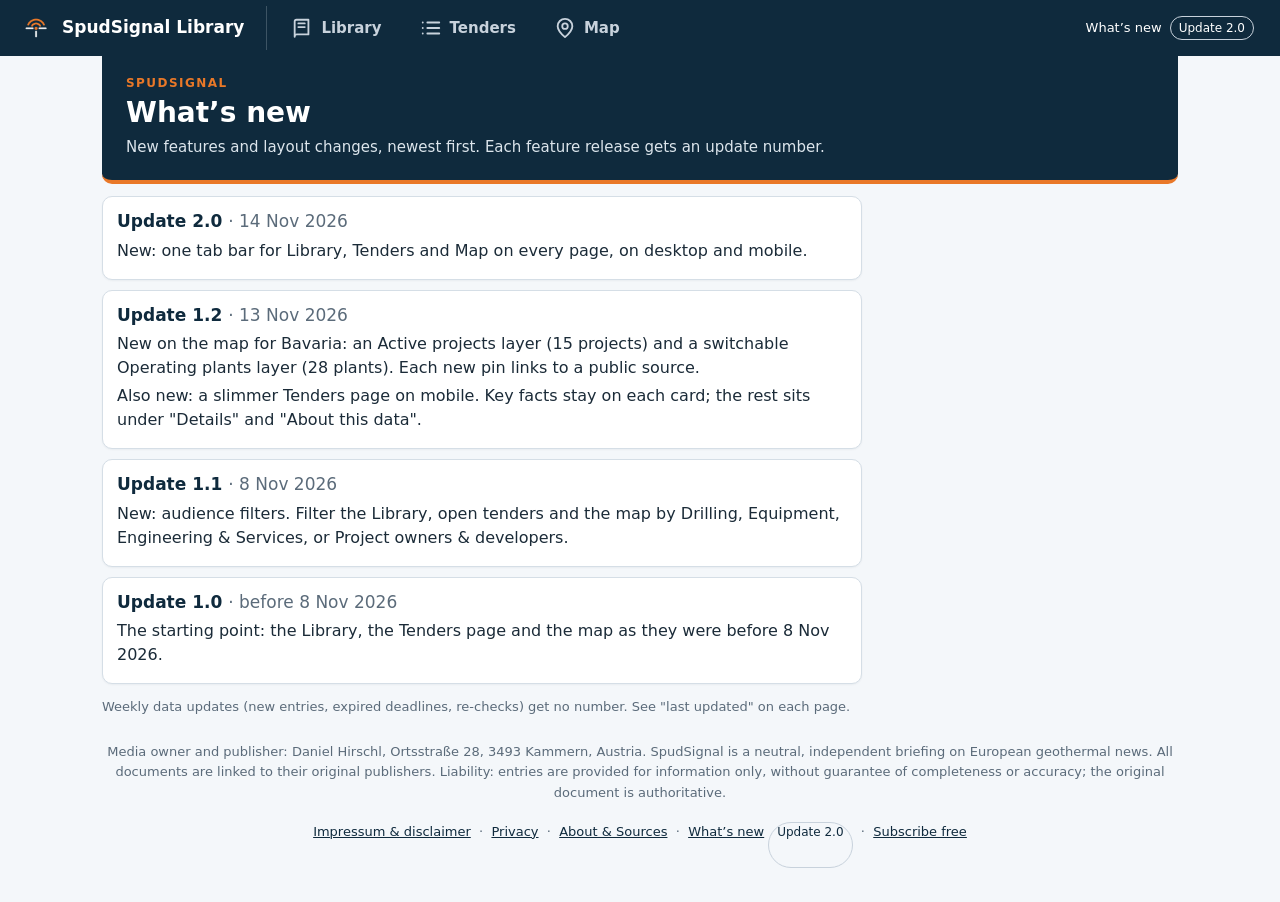
<file: whats-new/index.html>
<!doctype html><html lang="en"><head><meta charset="utf-8"><meta name="viewport" content="width=device-width,initial-scale=1">
<title>What’s new – SpudSignal Library</title><meta name="robots" content="noindex"><link rel="icon" href="/favicon.svg"><link rel="stylesheet" href="/assets/spudsignal.css"><script src="/assets/ss-url.js" defer></script>
<style>main.ss-main ol{list-style:none;padding:0;margin:0;max-width:760px} main.ss-main li h2{font-size:17px;margin:0 0 4px;color:var(--navy)} main.ss-main li .d{font-weight:400;color:#5B6B7A} main.ss-main li p{margin:0 0 4px} .note{font-size:13px;color:#5B6B7A;max-width:760px}</style></head>
<body class="has-appnav"><a class="skip" href="#content">Skip to content</a><nav class="appnav" aria-label="Main"><a class="ab" href="/" data-carry="/"><img src="/map/logo-v3-dark.png" alt="" width="32" height="32"><b>SpudSignal Library</b></a><div class="al"><a class="tab" href="/" data-carry="/"><svg width="22" height="22" viewBox="0 0 24 24" fill="none" stroke="currentColor" stroke-width="2" stroke-linecap="round" stroke-linejoin="round" aria-hidden="true" focusable="false"><path d="M4 19.5V5a2 2 0 0 1 2-2h13v16H6.5A2.5 2.5 0 0 0 4 21.5z"/><path d="M8 7h7"/><path d="M8 11h7"/></svg><span>Library</span></a><a class="tab" href="/tenders/" data-carry="/tenders/"><svg width="22" height="22" viewBox="0 0 24 24" fill="none" stroke="currentColor" stroke-width="2" stroke-linecap="round" stroke-linejoin="round" aria-hidden="true" focusable="false"><path d="M3 12h.01"/><path d="M3 18h.01"/><path d="M3 6h.01"/><path d="M8 12h13"/><path d="M8 18h13"/><path d="M8 6h13"/></svg><span>Tenders</span></a><a class="tab" href="/map/" data-carry="/map/"><svg width="22" height="22" viewBox="0 0 24 24" fill="none" stroke="currentColor" stroke-width="2" stroke-linecap="round" stroke-linejoin="round" aria-hidden="true" focusable="false"><path d="M20 10c0 5-8 12-8 12s-8-7-8-12a8 8 0 0 1 16 0z"/><circle cx="12" cy="10" r="3"/></svg><span>Map</span></a></div><a class="wn" href="/whats-new/" aria-current="page"><span>What’s new</span><span class="vtag" data-version>Update 2.0</span></a></nav><div class="ss-wrap"><header class="ss-head"><p class="k">SpudSignal</p><h1 id="content" tabindex="-1">What’s new</h1><p>New features and layout changes, newest first. Each feature release gets an update number.</p></header>
<main class="ss-main" style="padding:0"><ol><li class="ss-card"><h2>Update 2.0 <span class="d">· 14 Nov 2026</span></h2><p>New: one tab bar for Library, Tenders and Map on every page, on desktop and mobile.</p></li><li class="ss-card"><h2>Update 1.2 <span class="d">· 13 Nov 2026</span></h2><p>New on the map for Bavaria: an Active projects layer (15 projects) and a switchable Operating plants layer (28 plants). Each new pin links to a public source.</p><p>Also new: a slimmer Tenders page on mobile. Key facts stay on each card; the rest sits under "Details" and "About this data".</p></li><li class="ss-card"><h2>Update 1.1 <span class="d">· 8 Nov 2026</span></h2><p>New: audience filters. Filter the Library, open tenders and the map by Drilling, Equipment, Engineering &amp; Services, or Project owners &amp; developers.</p></li><li class="ss-card"><h2>Update 1.0 <span class="d">· before 8 Nov 2026</span></h2><p>The starting point: the Library, the Tenders page and the map as they were before 8 Nov 2026.</p></li></ol><p class="note">Weekly data updates (new entries, expired deadlines, re-checks) get no number. See "last updated" on each page.</p></main></div><footer class="ss-foot" data-ss-footer><p>Media owner and publisher: Daniel Hirschl, Ortsstraße 28, 3493 Kammern, Austria. SpudSignal is a neutral, independent briefing on European geothermal news. All documents are linked to their original publishers. Liability: entries are provided for information only, without guarantee of completeness or accuracy; the original document is authoritative.</p><p class="ss-links"><a href="https://impressum.spudsignal.com">Impressum &amp; disclaimer</a> &nbsp;·&nbsp; <a href="https://privacy.spudsignal.com">Privacy</a> &nbsp;·&nbsp; <a href="/tenders/#about-data">About &amp; Sources</a> &nbsp;·&nbsp; <a href="/whats-new/">What’s new</a><a class="vtag2" href="/whats-new/" aria-label="Update 2.0 – what’s new">Update 2.0</a> &nbsp;·&nbsp; <a href="https://spudsignal.beehiiv.com/subscribe">Subscribe free</a></p></footer></body></html>
</file>
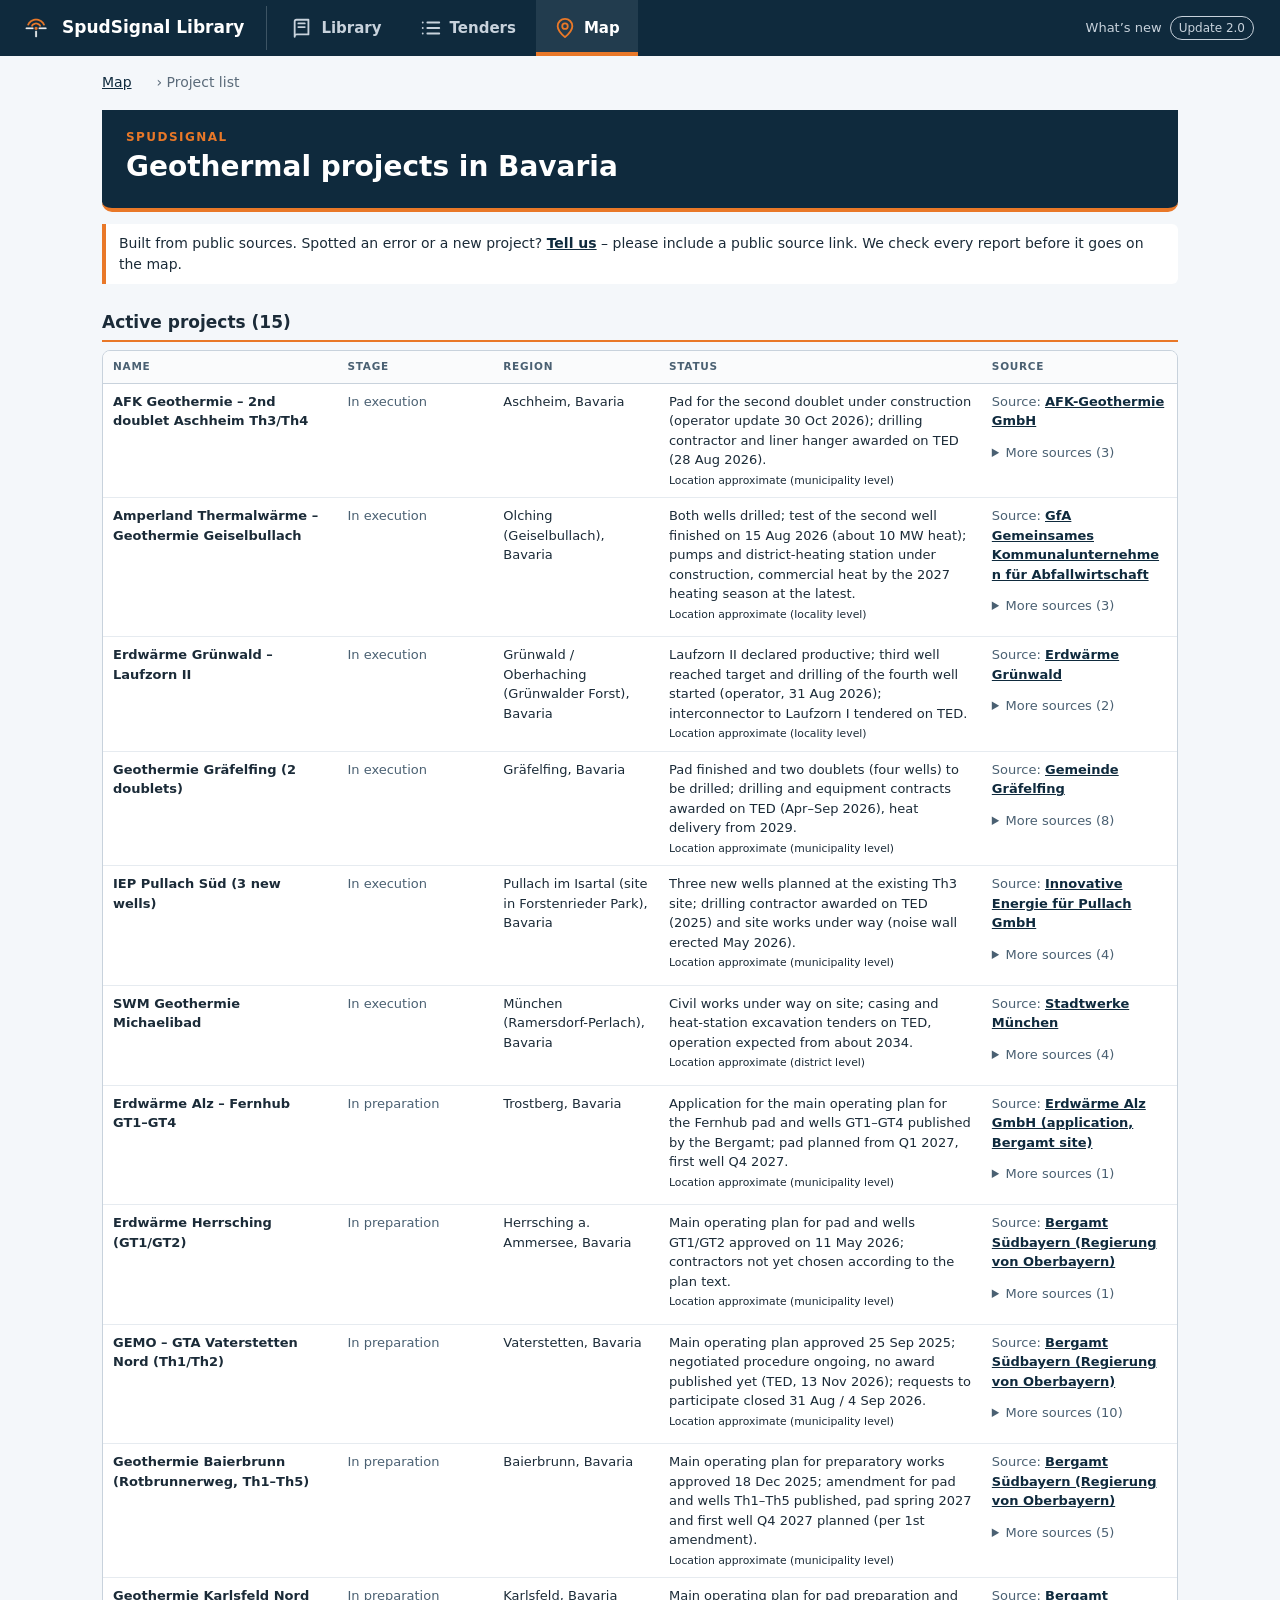
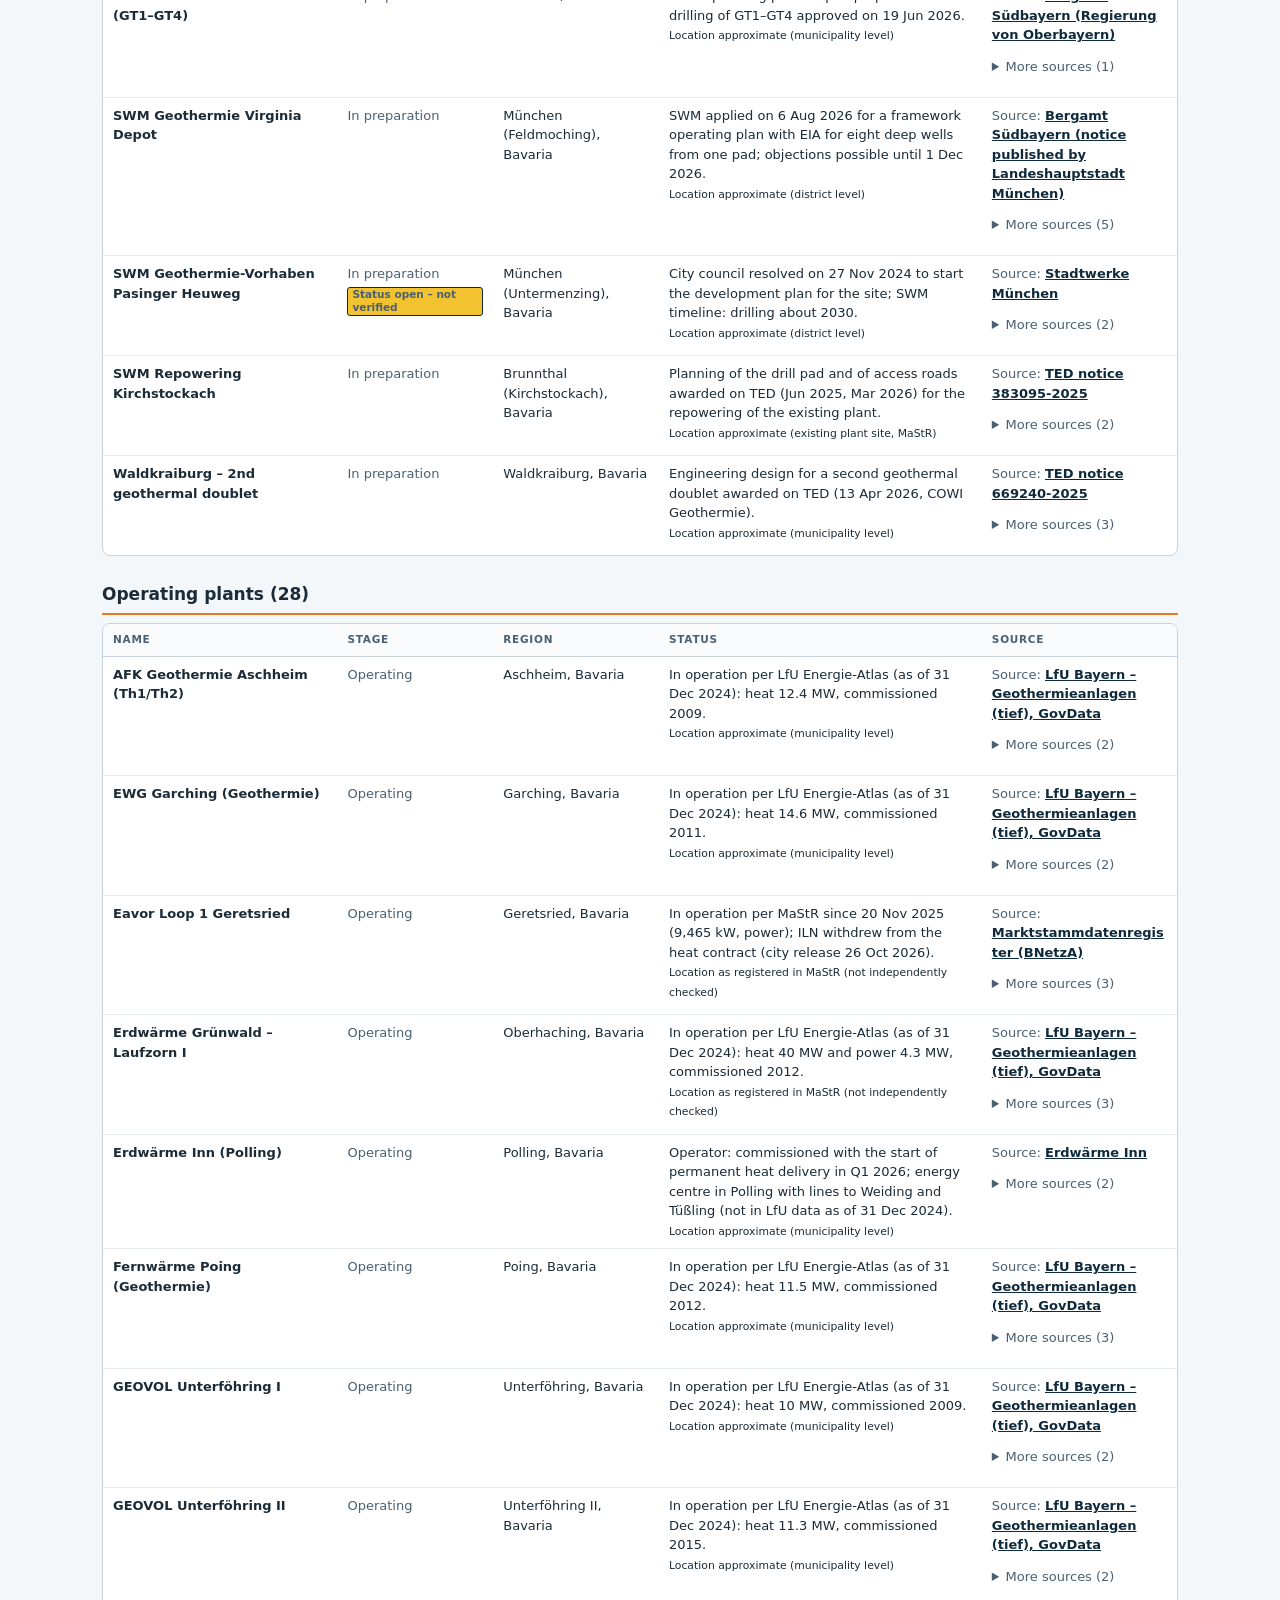
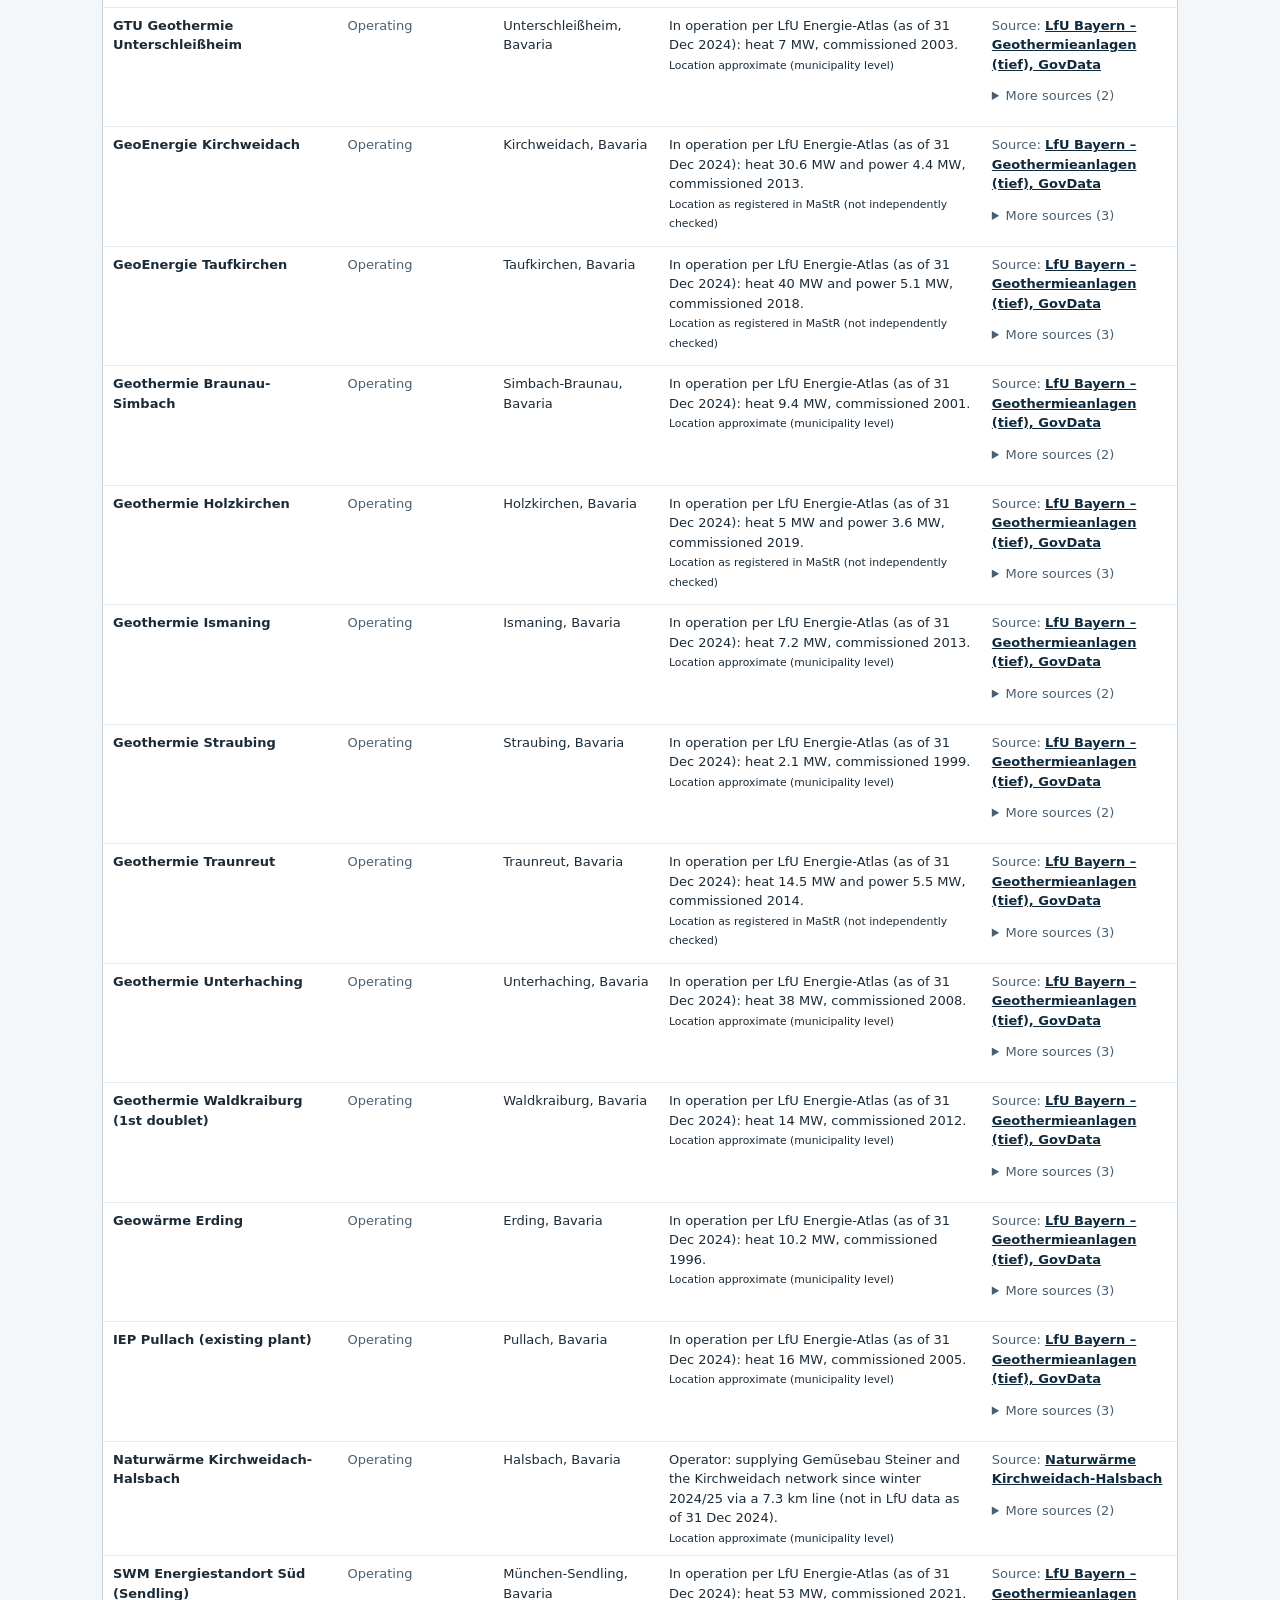
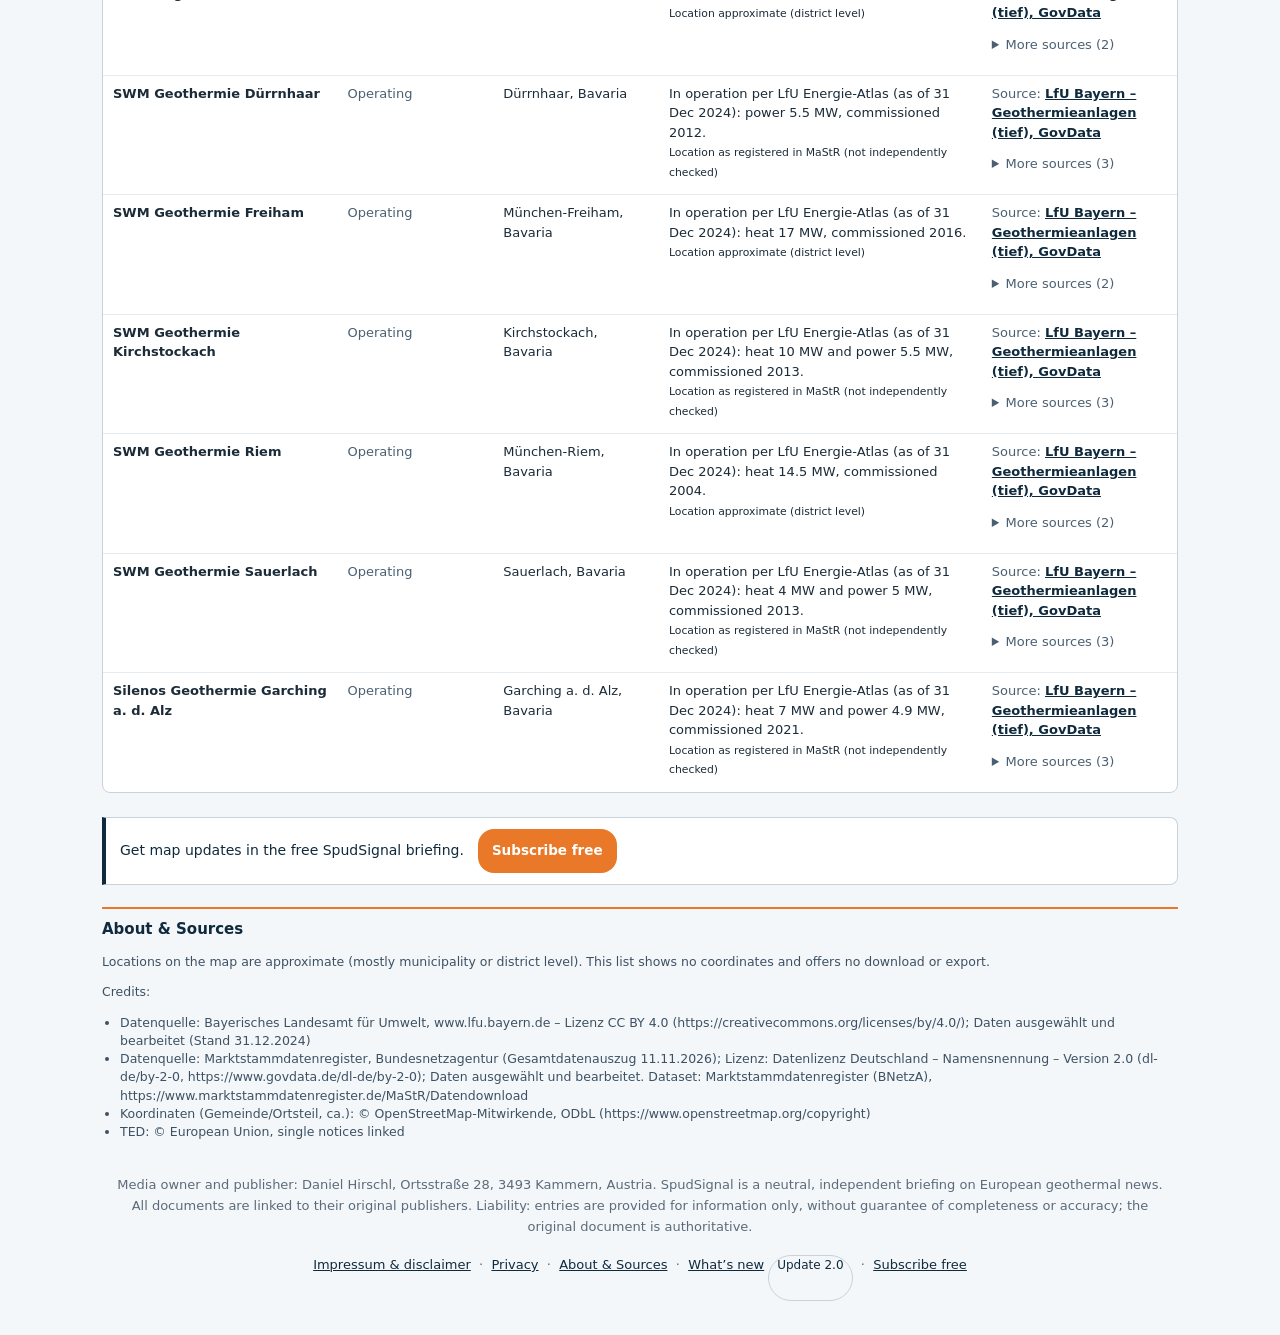
<file: handoff/tabs-2-0/prototype/projects/index.html>
<!doctype html><html lang="en"><head><meta charset="utf-8"><meta name="viewport" content="width=device-width,initial-scale=1">
<title>Geothermal projects in Bavaria – SpudSignal Library</title><link rel="icon" href="/favicon.svg">
<style>:root{--navy:#0F2A3D;--orange:#E97828;--gb:#C8D2DC}



h2{font-size:17px;margin:26px 0 8px;padding-bottom:5px;border-bottom:2px solid var(--orange)}
.tnotice{font-size:14px;line-height:1.5;background:#fff;border-left:4px solid var(--orange);padding:9px 13px;margin:6px 0 4px;border-radius:0 6px 6px 0} .tnotice a{color:var(--navy);font-weight:bold}
.tw{background:#fff;border:1px solid var(--gb);border-radius:8px;overflow:hidden}
table{border-collapse:collapse;width:100%;font-size:13px} th,td{border-bottom:1px solid #E6EBF0;padding:8px 10px;text-align:left;vertical-align:top}
tr:last-child td{border-bottom:0} th{background:#FAFBFC;color:#4a6072;font-size:10.5px;text-transform:uppercase;letter-spacing:.07em;border-bottom:1px solid var(--gb)}
table{table-layout:fixed} th:nth-child(1){width:22%} th:nth-child(2){width:14%} th:nth-child(3){width:15%} th:nth-child(4){width:31%} th:nth-child(5){width:18%}
td:first-child{font-weight:bold} td:nth-child(2){color:#4a6072} td:last-child{color:#4a6072;overflow-wrap:anywhere} .open{display:inline-block;margin-top:3px;white-space:normal;line-height:1.3}
td a{color:var(--navy);font-weight:bold} .open{background:#F2C230;border:1px solid var(--navy);border-radius:3px;padding:0 4px;font-size:10.5px;font-weight:bold;white-space:normal;display:inline-block;max-width:100%}
.paused{display:inline-block;margin-top:3px;background:#fff;border:1.4px dashed #8FA3B5;color:#4a6072;border-radius:3px;padding:0 4px;font-size:10.5px;font-weight:bold;line-height:1.3}
details.more{margin-top:4px;font-size:12px} details.more summary{cursor:pointer;color:var(--navy);font-weight:bold} details.more ul{margin:3px 0 0;padding-left:16px} details.more a{font-weight:normal}
footer{color:#5d7283;font-size:11.5px;line-height:1.45;margin-top:22px;overflow-wrap:anywhere} footer ul{padding-left:18px;margin:4px 0} footer .abs{color:var(--navy);font-size:15px;margin:0 0 6px;padding-top:10px;border-top:2px solid var(--orange)} footer{font-size:12.5px;color:#3d5163}
td{overflow-wrap:anywhere} html,body{max-width:100%;overflow-x:hidden}
@media(max-width:600px){ .tnotice{font-size:14px} 
.tw{background:none;border:0;border-radius:0;overflow:visible} table,tbody,tr,td{display:block;width:auto!important} table{table-layout:auto}
tr:has(th){display:none} tr{background:#fff;border:1px solid var(--gb);border-radius:8px;margin:0 0 10px;padding:8px 12px}
td{border:0;padding:3px 0;font-size:13.5px} td:first-child{font-size:15px;padding-bottom:4px}
td:nth-child(n+2)::before{display:block;font-size:10px;font-weight:bold;text-transform:uppercase;letter-spacing:.07em;color:#7a8c9b}
td:nth-child(2)::before{content:"Stage"} td:nth-child(3)::before{content:"Region"} td:nth-child(4)::before{content:"Status"} td:nth-child(5)::before{content:none}}
</style><style id="cta-css">.listcta{display:flex;align-items:center;flex-wrap:wrap;gap:8px 14px;margin:24px 0 4px;padding:11px 14px;background:#fff;border:1px solid #C8D2DC;border-left:4px solid #0F2A3D;border-radius:0 8px 8px 0;font-size:14px;line-height:1.45;color:#0F2A3D}.listcta .ctab{flex:none;background:#E97828;color:#fff;font-weight:bold;text-decoration:none;border-radius:16px;padding:6px 14px;font-size:13.5px;white-space:nowrap}.listcta .ctab:hover,.listcta .ctab:focus-visible{background:#0F2A3D}@media(max-width:600px){.listcta{font-size:14px;padding:10px 12px}}</style><link rel="stylesheet" href="/assets/spudsignal.css"><script src="/assets/ss-url.js" defer></script><style>main.ss-main{padding-top:4px}.ss-head-plain{margin-top:0}</style></head><body class="has-appnav"><a class="skip" href="#content">Skip to content</a><nav class="appnav" aria-label="Main"><a class="ab" href="/" data-carry="/"><img src="/map/logo-v3-dark.png" alt="" width="32" height="32"><b>SpudSignal Library</b></a><div class="al"><a class="tab" href="/" data-carry="/"><svg width="22" height="22" viewBox="0 0 24 24" fill="none" stroke="currentColor" stroke-width="2" stroke-linecap="round" stroke-linejoin="round" aria-hidden="true" focusable="false"><path d="M4 19.5V5a2 2 0 0 1 2-2h13v16H6.5A2.5 2.5 0 0 0 4 21.5z"/><path d="M8 7h7"/><path d="M8 11h7"/></svg><span>Library</span></a><a class="tab" href="/tenders/" data-carry="/tenders/"><svg width="22" height="22" viewBox="0 0 24 24" fill="none" stroke="currentColor" stroke-width="2" stroke-linecap="round" stroke-linejoin="round" aria-hidden="true" focusable="false"><path d="M3 12h.01"/><path d="M3 18h.01"/><path d="M3 6h.01"/><path d="M8 12h13"/><path d="M8 18h13"/><path d="M8 6h13"/></svg><span>Tenders</span></a><a class="tab" href="/map/" data-carry="/map/" aria-current="true"><svg width="22" height="22" viewBox="0 0 24 24" fill="none" stroke="currentColor" stroke-width="2" stroke-linecap="round" stroke-linejoin="round" aria-hidden="true" focusable="false"><path d="M20 10c0 5-8 12-8 12s-8-7-8-12a8 8 0 0 1 16 0z"/><circle cx="12" cy="10" r="3"/></svg><span>Map</span></a></div><a class="wn" href="/whats-new/"><span>What’s new</span><span class="vtag" data-version>Update 2.0</span></a></nav>
<main class="ss-main"> <nav class="crumb" aria-label="Breadcrumb"><a href="/map/">Map</a> › <span aria-current="page">Project list</span></nav><header class="ss-head ss-head-plain"><p class="k">SpudSignal</p><h1 id="content" tabindex="-1">Geothermal projects in Bavaria</h1></header>
<p class="tnotice">Built from public sources. Spotted an error or a new project? <a href="mailto:spudsignal@gmx.de?subject=Map%20report%3A%20&amp;body=Project%20or%20pin%3A%0ASource%20link%20%28public%29%3A%0AWhat%20is%20wrong%20or%20new%3A%0A">Tell us</a> – please include a public source link. We check every report before it goes on the map.</p>
<h2>Active projects (15)</h2><div class="tw"><table><tr><th>Name</th><th>Stage</th><th>Region</th><th>Status</th><th>Source</th></tr>
<tr><td>AFK Geothermie – 2nd doublet Aschheim Th3/Th4</td><td>In execution</td><td>Aschheim, Bavaria</td><td>Pad for the second doublet under construction (operator update 30 Oct 2026); drilling contractor and liner hanger awarded on TED (28 Aug 2026).<br><small>Location approximate (municipality level)</small></td><td>Source: <a href="https://afk-geothermie.de/baustellenupdate-beton-fuer-den-inneren-bereich-und-ein-fundament-fuer-600-tonnen/" target="_blank" rel="noopener">AFK-Geothermie GmbH</a><details><summary>More sources (3)</summary><ul><li><a href="https://ted.europa.eu/en/notice/-/detail/595401-2026" target="_blank" rel="noopener">TED notice 595401-2026</a></li><li><a href="https://ted.europa.eu/en/notice/-/detail/595077-2026" target="_blank" rel="noopener">TED notice 595077-2026</a></li><li><a href="https://ted.europa.eu/en/notice/-/detail/701161-2026" target="_blank" rel="noopener">TED notice 701161-2026</a></li></ul></details></td></tr>
<tr><td>Amperland Thermalwärme – Geothermie Geiselbullach</td><td>In execution</td><td>Olching (Geiselbullach), Bavaria</td><td>Both wells drilled; test of the second well finished on 15 Aug 2026 (about 10 MW heat); pumps and district-heating station under construction, commercial heat by the 2027 heating season at the latest.<br><small>Location approximate (locality level)</small></td><td>Source: <a href="https://www.gfa-online.com/geothermiebohrungen-erfolgreich-abgeschlossen/" target="_blank" rel="noopener">GfA Gemeinsames Kommunalunternehmen für Abfallwirtschaft</a><details><summary>More sources (3)</summary><ul><li><a href="https://www.amperland-thermalwaerme.de/geothermiebohrungen-erfolgreich-abgeschlossen/" target="_blank" rel="noopener">Amperland Thermalwärme GmbH</a></li><li><a href="https://www.regierung.oberbayern.bayern.de/mam/dokumente/bereich2/pfv/bergbau/bpv_ohne_foe_oeff/hauptbetriebsplanzulassung_geiselbullach_gt1_2_mit_bohrplatz.pdf" target="_blank" rel="noopener">Bergamt Südbayern (Regierung von Oberbayern)</a></li><li><a href="https://ted.europa.eu/en/notice/-/detail/571028-2025" target="_blank" rel="noopener">TED notice 571028-2025</a></li></ul></details></td></tr>
<tr><td>Erdwärme Grünwald – Laufzorn II</td><td>In execution</td><td>Grünwald / Oberhaching (Grünwalder Forst), Bavaria</td><td>Laufzorn II declared productive; third well reached target and drilling of the fourth well started (operator, 31 Aug 2026); interconnector to Laufzorn I tendered on TED.<br><small>Location approximate (locality level)</small></td><td>Source: <a href="https://laufzornll.erdwaerme-gruenwald.de/de/buerger-infos/" target="_blank" rel="noopener">Erdwärme Grünwald</a><details><summary>More sources (2)</summary><ul><li><a href="https://ted.europa.eu/en/notice/-/detail/802105-2025" target="_blank" rel="noopener">TED notice 802105-2025</a></li><li><a href="https://ted.europa.eu/en/notice/-/detail/732630-2026" target="_blank" rel="noopener">TED notice 732630-2026</a></li></ul></details></td></tr>
<tr><td>Geothermie Gräfelfing (2 doublets)</td><td>In execution</td><td>Gräfelfing, Bavaria</td><td>Pad finished and two doublets (four wells) to be drilled; drilling and equipment contracts awarded on TED (Apr–Sep 2026), heat delivery from 2029.<br><small>Location approximate (municipality level)</small></td><td>Source: <a href="https://www.graefelfing.de/aktuelles/artikel/2622.html" target="_blank" rel="noopener">Gemeinde Gräfelfing</a><details><summary>More sources (8)</summary><ul><li><a href="https://www.graefelfing.de/aktuelles/artikel/2625.html" target="_blank" rel="noopener">Gemeinde Gräfelfing</a></li><li><a href="https://ted.europa.eu/en/notice/-/detail/577425-2026" target="_blank" rel="noopener">TED notice 577425-2026</a></li><li><a href="https://ted.europa.eu/en/notice/-/detail/577860-2026" target="_blank" rel="noopener">TED notice 577860-2026</a></li><li><a href="https://ted.europa.eu/en/notice/-/detail/619742-2026" target="_blank" rel="noopener">TED notice 619742-2026</a></li><li><a href="https://ted.europa.eu/en/notice/-/detail/288573-2026" target="_blank" rel="noopener">TED notice 288573-2026</a></li><li><a href="https://ted.europa.eu/en/notice/-/detail/577826-2026" target="_blank" rel="noopener">TED notice 577826-2026</a></li><li><a href="https://ted.europa.eu/en/notice/-/detail/622372-2026" target="_blank" rel="noopener">TED notice 622372-2026</a></li><li><a href="https://www.geothermie-graefelfing.de/" target="_blank" rel="noopener">Geothermie Gräfelfing GmbH &amp; Co. KG</a></li></ul></details></td></tr>
<tr><td>IEP Pullach Süd (3 new wells)</td><td>In execution</td><td>Pullach im Isartal (site in Forstenrieder Park), Bavaria</td><td>Three new wells planned at the existing Th3 site; drilling contractor awarded on TED (2025) and site works under way (noise wall erected May 2026).<br><small>Location approximate (municipality level)</small></td><td>Source: <a href="https://iep-pullach.de/pullach-sued/" target="_blank" rel="noopener">Innovative Energie für Pullach GmbH</a><details><summary>More sources (4)</summary><ul><li><a href="https://iep-pullach.de/2026/05/04/laermschutzwand-ist-aufgebaut/" target="_blank" rel="noopener">Innovative Energie für Pullach GmbH</a></li><li><a href="https://iep-pullach.de/2026/10/20/praxisforum-tiefengeothermie-in-pullach/" target="_blank" rel="noopener">Innovative Energie für Pullach GmbH</a></li><li><a href="https://ted.europa.eu/en/notice/-/detail/588841-2025" target="_blank" rel="noopener">TED notice 588841-2025</a></li><li><a href="https://ted.europa.eu/en/notice/-/detail/730264-2025" target="_blank" rel="noopener">TED notice 730264-2025</a></li></ul></details></td></tr>
<tr><td>SWM Geothermie Michaelibad</td><td>In execution</td><td>München (Ramersdorf-Perlach), Bavaria</td><td>Civil works under way on site; casing and heat-station excavation tenders on TED, operation expected from about 2034.<br><small>Location approximate (district level)</small></td><td>Source: <a href="https://www.swm.de/unternehmen/geothermie/geothermie-michaelibad" target="_blank" rel="noopener">Stadtwerke München</a><details><summary>More sources (4)</summary><ul><li><a href="https://ted.europa.eu/en/notice/-/detail/207727-2026" target="_blank" rel="noopener">TED notice 207727-2026</a></li><li><a href="https://ted.europa.eu/en/notice/-/detail/563767-2026" target="_blank" rel="noopener">TED notice 563767-2026</a></li><li><a href="https://ted.europa.eu/en/notice/-/detail/766383-2026" target="_blank" rel="noopener">TED notice 766383-2026</a></li><li><a href="https://ted.europa.eu/en/notice/-/detail/455257-2026" target="_blank" rel="noopener">TED notice 455257-2026</a></li></ul></details></td></tr>
<tr><td>Erdwärme Alz – Fernhub GT1–GT4</td><td>In preparation</td><td>Trostberg, Bavaria</td><td>Application for the main operating plan for the Fernhub pad and wells GT1–GT4 published by the Bergamt; pad planned from Q1 2027, first well Q4 2027.<br><small>Location approximate (municipality level)</small></td><td>Source: <a href="https://www.regierung.oberbayern.bayern.de/mam/dokumente/bereich2/pfv/bergbau/bpv_ohne_foe_oeff/hauptbetriebsplan_fernhub_gt1-gt4-textteil.pdf" target="_blank" rel="noopener">Erdwärme Alz GmbH (application, Bergamt site)</a><details><summary>More sources (1)</summary><ul><li><a href="https://www.regierung.oberbayern.bayern.de/service/planfeststellung/oeffentlichkeit/landesentwicklung_verkehr/" target="_blank" rel="noopener">Bergamt Südbayern (Regierung von Oberbayern)</a></li></ul></details></td></tr>
<tr><td>Erdwärme Herrsching (GT1/GT2)</td><td>In preparation</td><td>Herrsching a. Ammersee, Bavaria</td><td>Main operating plan for pad and wells GT1/GT2 approved on 11 May 2026; contractors not yet chosen according to the plan text.<br><small>Location approximate (municipality level)</small></td><td>Source: <a href="https://www.regierung.oberbayern.bayern.de/mam/dokumente/bereich2/pfv/bergbau/bpv_ohne_foe_oeff/hauptbetriebsplanzulassung_herrsching.pdf" target="_blank" rel="noopener">Bergamt Südbayern (Regierung von Oberbayern)</a><details><summary>More sources (1)</summary><ul><li><a href="https://www.regierung.oberbayern.bayern.de/mam/dokumente/bereich2/pfv/bergbau/bpv_ohne_foe_oeff/gt_herrsching_-_hauptbetriebsplan_-_textteil.pdf" target="_blank" rel="noopener">Erdwärme Herrsching (plan text, Bergamt site)</a></li></ul></details></td></tr>
<tr><td>GEMO – GTA Vaterstetten Nord (Th1/Th2)</td><td>In preparation</td><td>Vaterstetten, Bavaria</td><td>Main operating plan approved 25 Sep 2025; negotiated procedure ongoing, no award published yet (TED, 13 Nov 2026); requests to participate closed 31 Aug / 4 Sep 2026.<br><small>Location approximate (municipality level)</small></td><td>Source: <a href="https://www.regierung.oberbayern.bayern.de/mam/dokumente/bereich2/pfv/bergbau/bpv_ohne_foe_oeff/hauptbetriebsplan_vaterstetten_nord_bescheid.pdf" target="_blank" rel="noopener">Bergamt Südbayern (Regierung von Oberbayern)</a><details><summary>More sources (10)</summary><ul><li><a href="https://www.regierung.oberbayern.bayern.de/mam/dokumente/bereich2/pfv/bergbau/bpv_ohne_foe_oeff/hbp_bohrplatzbau_und_bohrungen_vaterstetten_-_textteil.pdf" target="_blank" rel="noopener">GeoEnergieMünchenOst / Erdwerk (plan text, Bergamt site)</a></li><li><a href="https://www.geoenergie-muenchen-ost.de/wp-content/uploads/go-x/u/14fdec8c-c06f-4eec-a700-5d6dd5cae3db/Artikel_08102026.pdf" target="_blank" rel="noopener">GeoEnergieMünchenOst (GEMO)</a></li><li><a href="https://www.vaterstetten.de/news/2026/oktober/die-neue-website-der-geoenergeie-muenchen-ost-ist-online/" target="_blank" rel="noopener">Gemeinde Vaterstetten</a></li><li><a href="https://ted.europa.eu/en/notice/-/detail/538654-2026" target="_blank" rel="noopener">TED notice 538654-2026</a></li><li><a href="https://ted.europa.eu/en/notice/-/detail/599856-2026" target="_blank" rel="noopener">TED notice 599856-2026</a></li><li><a href="https://ted.europa.eu/en/notice/-/detail/537538-2026" target="_blank" rel="noopener">TED notice 537538-2026</a></li><li><a href="https://ted.europa.eu/en/notice/-/detail/537844-2026" target="_blank" rel="noopener">TED notice 537844-2026</a></li><li><a href="https://ted.europa.eu/en/notice/-/detail/601511-2026" target="_blank" rel="noopener">TED notice 601511-2026</a></li><li><a href="https://ted.europa.eu/en/notice/-/detail/539694-2026" target="_blank" rel="noopener">TED notice 539694-2026</a></li><li><a href="https://ted.europa.eu/en/notice/-/detail/590785-2026" target="_blank" rel="noopener">TED notice 590785-2026</a></li></ul></details></td></tr>
<tr><td>Geothermie Baierbrunn (Rotbrunnerweg, Th1–Th5)</td><td>In preparation</td><td>Baierbrunn, Bavaria</td><td>Main operating plan for preparatory works approved 18 Dec 2025; amendment for pad and wells Th1–Th5 published, pad spring 2027 and first well Q4 2027 planned (per 1st amendment).<br><small>Location approximate (municipality level)</small></td><td>Source: <a href="https://www.regierung.oberbayern.bayern.de/mam/dokumente/bereich2/pfv/bergbau/bpv_ohne_foe_oeff/hauptbetriebsplanzulassung_gt_baierbrunn.pdf" target="_blank" rel="noopener">Bergamt Südbayern (Regierung von Oberbayern)</a><details><summary>More sources (5)</summary><ul><li><a href="https://www.regierung.oberbayern.bayern.de/mam/dokumente/bereich2/pfv/bergbau/bpv_ohne_foe_oeff/gt_bayerbrunn_-_hauptbetriebsplan_-_textteil.pdf" target="_blank" rel="noopener">Geothermie Isartal GmbH (plan text, Bergamt site)</a></li><li><a href="https://www.regierung.oberbayern.bayern.de/mam/dokumente/bereich2/pfv/bergbau/bpv_ohne_foe_oeff/gt_bayerbrunn_-_1te_aenderung_hauptbetriebsplan_-_textteil.pdf" target="_blank" rel="noopener">Geothermie Isartal GmbH (1st amendment, Bergamt site)</a></li><li><a href="https://buergerinfo-baierbrunn.digitalfabrix.de/getfile.asp?id=34328&amp;type=do" target="_blank" rel="noopener">Gemeinde Baierbrunn (Ratsinformationssystem)</a></li><li><a href="https://www.baierbrunn.org/2024/12/16/geothermie-in-baierbrunn/" target="_blank" rel="noopener">Gemeinde Baierbrunn</a></li><li><a href="https://ted.europa.eu/en/notice/-/detail/588841-2025" target="_blank" rel="noopener">TED notice 588841-2025</a></li></ul></details></td></tr>
<tr><td>Geothermie Karlsfeld Nord (GT1–GT4)</td><td>In preparation</td><td>Karlsfeld, Bavaria</td><td>Main operating plan for pad preparation and drilling of GT1–GT4 approved on 19 Jun 2026.<br><small>Location approximate (municipality level)</small></td><td>Source: <a href="https://www.regierung.oberbayern.bayern.de/mam/dokumente/bereich2/pfv/bergbau/bpv_ohne_foe_oeff/gt_karlsfeld-nord_hauptbetriebsplanzulassung.pdf" target="_blank" rel="noopener">Bergamt Südbayern (Regierung von Oberbayern)</a><details><summary>More sources (1)</summary><ul><li><a href="https://www.regierung.oberbayern.bayern.de/service/planfeststellung/oeffentlichkeit/landesentwicklung_verkehr/" target="_blank" rel="noopener">Bergamt Südbayern (Regierung von Oberbayern)</a></li></ul></details></td></tr>
<tr><td>SWM Geothermie Virginia Depot</td><td>In preparation</td><td>München (Feldmoching), Bavaria</td><td>SWM applied on 6 Aug 2026 for a framework operating plan with EIA for eight deep wells from one pad; objections possible until 1 Dec 2026.<br><small>Location approximate (district level)</small></td><td>Source: <a href="https://stadt.muenchen.de/dam/jcr:e2ba1024-0978-4ffb-944a-c77668c449a4/bekanntmachung_auslegung_rahmenbetriebsplan_virginia_depot.pdf" target="_blank" rel="noopener">Bergamt Südbayern (notice published by Landeshauptstadt München)</a><details><summary>More sources (5)</summary><ul><li><a href="https://ru.muenchen.de/2026/214/Virginia-Depot-Oeffentlichkeitsbeteiligung-zu-zwei-Bauvorhaben-126905" target="_blank" rel="noopener">Landeshauptstadt München, Rathaus Umschau 2026/214</a></li><li><a href="https://ted.europa.eu/en/notice/-/detail/214931-2026" target="_blank" rel="noopener">TED notice 214931-2026</a></li><li><a href="https://ted.europa.eu/en/notice/-/detail/322873-2026" target="_blank" rel="noopener">TED notice 322873-2026</a></li><li><a href="https://ted.europa.eu/en/notice/-/detail/488928-2026" target="_blank" rel="noopener">TED notice 488928-2026</a></li><li><a href="https://ted.europa.eu/en/notice/-/detail/574372-2026" target="_blank" rel="noopener">TED notice 574372-2026</a></li></ul></details></td></tr>
<tr><td>SWM Geothermie-Vorhaben Pasinger Heuweg</td><td>In preparation <span class="open">Status open – not verified</span></td><td>München (Untermenzing), Bavaria</td><td>City council resolved on 27 Nov 2024 to start the development plan for the site; SWM timeline: drilling about 2030.<br><small>Location approximate (district level)</small></td><td>Source: <a href="https://www.swm.de/unternehmen/geothermie/geothermie-pasinger-heuweg" target="_blank" rel="noopener">Stadtwerke München</a><details><summary>More sources (2)</summary><ul><li><a href="https://risi.muenchen.de/risi/dokument/v/8775636" target="_blank" rel="noopener">Landeshauptstadt München, Stadtrat (RIS)</a></li><li><a href="https://www.swm.de/unternehmen/geothermie" target="_blank" rel="noopener">Stadtwerke München</a></li></ul></details></td></tr>
<tr><td>SWM Repowering Kirchstockach</td><td>In preparation</td><td>Brunnthal (Kirchstockach), Bavaria</td><td>Planning of the drill pad and of access roads awarded on TED (Jun 2025, Mar 2026) for the repowering of the existing plant.<br><small>Location approximate (existing plant site, MaStR)</small></td><td>Source: <a href="https://ted.europa.eu/en/notice/-/detail/383095-2025" target="_blank" rel="noopener">TED notice 383095-2025</a><details><summary>More sources (2)</summary><ul><li><a href="https://ted.europa.eu/en/notice/-/detail/17698-2026" target="_blank" rel="noopener">TED notice 17698-2026</a></li><li><a href="https://ted.europa.eu/en/notice/-/detail/191241-2026" target="_blank" rel="noopener">TED notice 191241-2026</a></li></ul></details></td></tr>
<tr><td>Waldkraiburg – 2nd geothermal doublet</td><td>In preparation</td><td>Waldkraiburg, Bavaria</td><td>Engineering design for a second geothermal doublet awarded on TED (13 Apr 2026, COWI Geothermie).<br><small>Location approximate (municipality level)</small></td><td>Source: <a href="https://ted.europa.eu/en/notice/-/detail/669240-2025" target="_blank" rel="noopener">TED notice 669240-2025</a><details><summary>More sources (3)</summary><ul><li><a href="https://ted.europa.eu/en/notice/-/detail/250328-2026" target="_blank" rel="noopener">TED notice 250328-2026</a></li><li><a href="https://ted.europa.eu/en/notice/-/detail/567418-2026" target="_blank" rel="noopener">TED notice 567418-2026</a></li><li><a href="https://ted.europa.eu/en/notice/-/detail/553048-2026" target="_blank" rel="noopener">TED notice 553048-2026</a></li></ul></details></td></tr>
</table></div>
<h2>Operating plants (28)</h2><div class="tw"><table><tr><th>Name</th><th>Stage</th><th>Region</th><th>Status</th><th>Source</th></tr>
<tr><td>AFK Geothermie Aschheim (Th1/Th2)</td><td>Operating</td><td>Aschheim, Bavaria</td><td>In operation per LfU Energie-Atlas (as of 31 Dec 2024): heat 12.4 MW, commissioned 2009.<br><small>Location approximate (municipality level)</small></td><td>Source: <a href="https://www.govdata.de/suche/daten/geothermieanlagen-tiefc9051" target="_blank" rel="noopener">LfU Bayern – Geothermieanlagen (tief), GovData</a><details><summary>More sources (2)</summary><ul><li><a href="https://www.lfu.bayern.de/gdi/wms/energieatlas/geothermie?SERVICE=WMS&amp;REQUEST=GetCapabilities&amp;VERSION=1.3.0" target="_blank" rel="noopener">LfU Bayern – Energie-Atlas (WMS)</a></li><li><a href="https://afk-geothermie.de/" target="_blank" rel="noopener">AFK-Geothermie GmbH</a></li></ul></details></td></tr>
<tr><td>EWG Garching (Geothermie)</td><td>Operating</td><td>Garching, Bavaria</td><td>In operation per LfU Energie-Atlas (as of 31 Dec 2024): heat 14.6 MW, commissioned 2011.<br><small>Location approximate (municipality level)</small></td><td>Source: <a href="https://www.govdata.de/suche/daten/geothermieanlagen-tiefc9051" target="_blank" rel="noopener">LfU Bayern – Geothermieanlagen (tief), GovData</a><details><summary>More sources (2)</summary><ul><li><a href="https://www.lfu.bayern.de/gdi/wms/energieatlas/geothermie?SERVICE=WMS&amp;REQUEST=GetCapabilities&amp;VERSION=1.3.0" target="_blank" rel="noopener">LfU Bayern – Energie-Atlas (WMS)</a></li><li><a href="https://www.ewg-garching.de/" target="_blank" rel="noopener">Energie-Wende-Garching</a></li></ul></details></td></tr>
<tr><td>Eavor Loop 1 Geretsried</td><td>Operating</td><td>Geretsried, Bavaria</td><td>In operation per MaStR since 20 Nov 2025 (9,465 kW, power); ILN withdrew from the heat contract (city release 26 Oct 2026).<br><small>Location as registered in MaStR (not independently checked)</small></td><td>Source: <a href="https://www.marktstammdatenregister.de/MaStR/Einheit/Detail/IndexOeffentlich/10856884" target="_blank" rel="noopener">Marktstammdatenregister (BNetzA)</a><details><summary>More sources (3)</summary><ul><li><a href="https://eavor.de/unternehmen/pressemitteilung/eavor-nimmt-stromproduktion-am-standort-geretsried-auf/" target="_blank" rel="noopener">Eavor Deutschland</a></li><li><a href="https://eavor.de/aktuelles-von-eavor-in-deutschland/" target="_blank" rel="noopener">Eavor Deutschland</a></li><li><a href="https://www.geretsried.de/user_uploads/de/rathaus/presse/medienmitteilungen/2026-10-26-MM-21-2026-ILN-Ruecktritt-Waermeliefervertrag-EAVOR.pdf" target="_blank" rel="noopener">Stadt Geretsried</a></li></ul></details></td></tr>
<tr><td>Erdwärme Grünwald – Laufzorn I</td><td>Operating</td><td>Oberhaching, Bavaria</td><td>In operation per LfU Energie-Atlas (as of 31 Dec 2024): heat 40 MW and power 4.3 MW, commissioned 2012.<br><small>Location as registered in MaStR (not independently checked)</small></td><td>Source: <a href="https://www.govdata.de/suche/daten/geothermieanlagen-tiefc9051" target="_blank" rel="noopener">LfU Bayern – Geothermieanlagen (tief), GovData</a><details><summary>More sources (3)</summary><ul><li><a href="https://www.lfu.bayern.de/gdi/wms/energieatlas/geothermie?SERVICE=WMS&amp;REQUEST=GetCapabilities&amp;VERSION=1.3.0" target="_blank" rel="noopener">LfU Bayern – Energie-Atlas (WMS)</a></li><li><a href="https://www.marktstammdatenregister.de/MaStR/Einheit/Detail/IndexOeffentlich/1933268" target="_blank" rel="noopener">Marktstammdatenregister (BNetzA)</a></li><li><a href="https://www.erdwaerme-gruenwald.de/" target="_blank" rel="noopener">Erdwärme Grünwald</a></li></ul></details></td></tr>
<tr><td>Erdwärme Inn (Polling)</td><td>Operating</td><td>Polling, Bavaria</td><td>Operator: commissioned with the start of permanent heat delivery in Q1 2026; energy centre in Polling with lines to Weiding and Tüßling (not in LfU data as of 31 Dec 2024).<br><small>Location approximate (municipality level)</small></td><td>Source: <a href="https://erdwaerme-inn.bayern/das-projekt/" target="_blank" rel="noopener">Erdwärme Inn</a><details><summary>More sources (2)</summary><ul><li><a href="https://erdwaerme-inn.bayern/" target="_blank" rel="noopener">Erdwärme Inn</a></li><li><a href="https://erdwaerme-inn.bayern/2026/05/05/energiezentrale-2/" target="_blank" rel="noopener">Erdwärme Inn</a></li></ul></details></td></tr>
<tr><td>Fernwärme Poing (Geothermie)</td><td>Operating</td><td>Poing, Bavaria</td><td>In operation per LfU Energie-Atlas (as of 31 Dec 2024): heat 11.5 MW, commissioned 2012.<br><small>Location approximate (municipality level)</small></td><td>Source: <a href="https://www.govdata.de/suche/daten/geothermieanlagen-tiefc9051" target="_blank" rel="noopener">LfU Bayern – Geothermieanlagen (tief), GovData</a><details><summary>More sources (3)</summary><ul><li><a href="https://www.lfu.bayern.de/gdi/wms/energieatlas/geothermie?SERVICE=WMS&amp;REQUEST=GetCapabilities&amp;VERSION=1.3.0" target="_blank" rel="noopener">LfU Bayern – Energie-Atlas (WMS)</a></li><li><a href="https://www.poing.de/fileadmin/eigene_dateien/05_Bauen_Umwelt/Energie_Klima/Waermeplanung26/Bayernwerk_Pr%C3%A4sentation_W%C3%A4rmeplanung_24_03_26.pdf" target="_blank" rel="noopener">Bayernwerk Natur GmbH (presentation hosted by Gemeinde Poing)</a></li><li><a href="https://www.poing.de/bauen-umwelt/energie-klima/geothermie-fernwaerme" target="_blank" rel="noopener">Gemeinde Poing</a></li></ul></details></td></tr>
<tr><td>GEOVOL Unterföhring I</td><td>Operating</td><td>Unterföhring, Bavaria</td><td>In operation per LfU Energie-Atlas (as of 31 Dec 2024): heat 10 MW, commissioned 2009.<br><small>Location approximate (municipality level)</small></td><td>Source: <a href="https://www.govdata.de/suche/daten/geothermieanlagen-tiefc9051" target="_blank" rel="noopener">LfU Bayern – Geothermieanlagen (tief), GovData</a><details><summary>More sources (2)</summary><ul><li><a href="https://www.lfu.bayern.de/gdi/wms/energieatlas/geothermie?SERVICE=WMS&amp;REQUEST=GetCapabilities&amp;VERSION=1.3.0" target="_blank" rel="noopener">LfU Bayern – Energie-Atlas (WMS)</a></li><li><a href="https://www.geovol.de/" target="_blank" rel="noopener">GEOVOL Unterföhring</a></li></ul></details></td></tr>
<tr><td>GEOVOL Unterföhring II</td><td>Operating</td><td>Unterföhring II, Bavaria</td><td>In operation per LfU Energie-Atlas (as of 31 Dec 2024): heat 11.3 MW, commissioned 2015.<br><small>Location approximate (municipality level)</small></td><td>Source: <a href="https://www.govdata.de/suche/daten/geothermieanlagen-tiefc9051" target="_blank" rel="noopener">LfU Bayern – Geothermieanlagen (tief), GovData</a><details><summary>More sources (2)</summary><ul><li><a href="https://www.lfu.bayern.de/gdi/wms/energieatlas/geothermie?SERVICE=WMS&amp;REQUEST=GetCapabilities&amp;VERSION=1.3.0" target="_blank" rel="noopener">LfU Bayern – Energie-Atlas (WMS)</a></li><li><a href="https://www.geovol.de/" target="_blank" rel="noopener">GEOVOL Unterföhring</a></li></ul></details></td></tr>
<tr><td>GTU Geothermie Unterschleißheim</td><td>Operating</td><td>Unterschleißheim, Bavaria</td><td>In operation per LfU Energie-Atlas (as of 31 Dec 2024): heat 7 MW, commissioned 2003.<br><small>Location approximate (municipality level)</small></td><td>Source: <a href="https://www.govdata.de/suche/daten/geothermieanlagen-tiefc9051" target="_blank" rel="noopener">LfU Bayern – Geothermieanlagen (tief), GovData</a><details><summary>More sources (2)</summary><ul><li><a href="https://www.lfu.bayern.de/gdi/wms/energieatlas/geothermie?SERVICE=WMS&amp;REQUEST=GetCapabilities&amp;VERSION=1.3.0" target="_blank" rel="noopener">LfU Bayern – Energie-Atlas (WMS)</a></li><li><a href="https://ted.europa.eu/en/notice/-/detail/775181-2026" target="_blank" rel="noopener">TED notice 775181-2026</a></li></ul></details></td></tr>
<tr><td>GeoEnergie Kirchweidach</td><td>Operating</td><td>Kirchweidach, Bavaria</td><td>In operation per LfU Energie-Atlas (as of 31 Dec 2024): heat 30.6 MW and power 4.4 MW, commissioned 2013.<br><small>Location as registered in MaStR (not independently checked)</small></td><td>Source: <a href="https://www.govdata.de/suche/daten/geothermieanlagen-tiefc9051" target="_blank" rel="noopener">LfU Bayern – Geothermieanlagen (tief), GovData</a><details><summary>More sources (3)</summary><ul><li><a href="https://www.lfu.bayern.de/gdi/wms/energieatlas/geothermie?SERVICE=WMS&amp;REQUEST=GetCapabilities&amp;VERSION=1.3.0" target="_blank" rel="noopener">LfU Bayern – Energie-Atlas (WMS)</a></li><li><a href="https://www.marktstammdatenregister.de/MaStR/Einheit/Detail/IndexOeffentlich/4680151" target="_blank" rel="noopener">Marktstammdatenregister (BNetzA)</a></li><li><a href="https://geoenergie-kirchweidach.de/" target="_blank" rel="noopener">Geoenergie Kirchweidach GmbH</a></li></ul></details></td></tr>
<tr><td>GeoEnergie Taufkirchen</td><td>Operating</td><td>Taufkirchen, Bavaria</td><td>In operation per LfU Energie-Atlas (as of 31 Dec 2024): heat 40 MW and power 5.1 MW, commissioned 2018.<br><small>Location as registered in MaStR (not independently checked)</small></td><td>Source: <a href="https://www.govdata.de/suche/daten/geothermieanlagen-tiefc9051" target="_blank" rel="noopener">LfU Bayern – Geothermieanlagen (tief), GovData</a><details><summary>More sources (3)</summary><ul><li><a href="https://www.lfu.bayern.de/gdi/wms/energieatlas/geothermie?SERVICE=WMS&amp;REQUEST=GetCapabilities&amp;VERSION=1.3.0" target="_blank" rel="noopener">LfU Bayern – Energie-Atlas (WMS)</a></li><li><a href="https://www.marktstammdatenregister.de/MaStR/Einheit/Detail/IndexOeffentlich/8230569" target="_blank" rel="noopener">Marktstammdatenregister (BNetzA)</a></li><li><a href="https://geoenergie-taufkirchen.de/" target="_blank" rel="noopener">GeoEnergie Taufkirchen</a></li></ul></details></td></tr>
<tr><td>Geothermie Braunau-Simbach</td><td>Operating</td><td>Simbach-Braunau, Bavaria</td><td>In operation per LfU Energie-Atlas (as of 31 Dec 2024): heat 9.4 MW, commissioned 2001.<br><small>Location approximate (municipality level)</small></td><td>Source: <a href="https://www.govdata.de/suche/daten/geothermieanlagen-tiefc9051" target="_blank" rel="noopener">LfU Bayern – Geothermieanlagen (tief), GovData</a><details><summary>More sources (2)</summary><ul><li><a href="https://www.lfu.bayern.de/gdi/wms/energieatlas/geothermie?SERVICE=WMS&amp;REQUEST=GetCapabilities&amp;VERSION=1.3.0" target="_blank" rel="noopener">LfU Bayern – Energie-Atlas (WMS)</a></li><li><a href="https://www.geothermie-braunau-simbach.com/Das-Projekt/Das-Projekt-%E2%80%93-Europas-groesztes-laenderuebergreifendes-Geothermieprojekt.html" target="_blank" rel="noopener">Geothermie Braunau-Simbach</a></li></ul></details></td></tr>
<tr><td>Geothermie Holzkirchen</td><td>Operating</td><td>Holzkirchen, Bavaria</td><td>In operation per LfU Energie-Atlas (as of 31 Dec 2024): heat 5 MW and power 3.6 MW, commissioned 2019.<br><small>Location as registered in MaStR (not independently checked)</small></td><td>Source: <a href="https://www.govdata.de/suche/daten/geothermieanlagen-tiefc9051" target="_blank" rel="noopener">LfU Bayern – Geothermieanlagen (tief), GovData</a><details><summary>More sources (3)</summary><ul><li><a href="https://www.lfu.bayern.de/gdi/wms/energieatlas/geothermie?SERVICE=WMS&amp;REQUEST=GetCapabilities&amp;VERSION=1.3.0" target="_blank" rel="noopener">LfU Bayern – Energie-Atlas (WMS)</a></li><li><a href="https://www.marktstammdatenregister.de/MaStR/Einheit/Detail/IndexOeffentlich/2262340" target="_blank" rel="noopener">Marktstammdatenregister (BNetzA)</a></li><li><a href="https://www.gw-holzkirchen.de/geothermie/" target="_blank" rel="noopener">Gemeindewerke Holzkirchen</a></li></ul></details></td></tr>
<tr><td>Geothermie Ismaning</td><td>Operating</td><td>Ismaning, Bavaria</td><td>In operation per LfU Energie-Atlas (as of 31 Dec 2024): heat 7.2 MW, commissioned 2013.<br><small>Location approximate (municipality level)</small></td><td>Source: <a href="https://www.govdata.de/suche/daten/geothermieanlagen-tiefc9051" target="_blank" rel="noopener">LfU Bayern – Geothermieanlagen (tief), GovData</a><details><summary>More sources (2)</summary><ul><li><a href="https://www.lfu.bayern.de/gdi/wms/energieatlas/geothermie?SERVICE=WMS&amp;REQUEST=GetCapabilities&amp;VERSION=1.3.0" target="_blank" rel="noopener">LfU Bayern – Energie-Atlas (WMS)</a></li><li><a href="https://waermeversorgung-ismaning.de/geothermie/" target="_blank" rel="noopener">WVI Ismaning</a></li></ul></details></td></tr>
<tr><td>Geothermie Straubing</td><td>Operating</td><td>Straubing, Bavaria</td><td>In operation per LfU Energie-Atlas (as of 31 Dec 2024): heat 2.1 MW, commissioned 1999.<br><small>Location approximate (municipality level)</small></td><td>Source: <a href="https://www.govdata.de/suche/daten/geothermieanlagen-tiefc9051" target="_blank" rel="noopener">LfU Bayern – Geothermieanlagen (tief), GovData</a><details><summary>More sources (2)</summary><ul><li><a href="https://www.lfu.bayern.de/gdi/wms/energieatlas/geothermie?SERVICE=WMS&amp;REQUEST=GetCapabilities&amp;VERSION=1.3.0" target="_blank" rel="noopener">LfU Bayern – Energie-Atlas (WMS)</a></li><li><a href="https://www.stadtwerke-straubing.de/" target="_blank" rel="noopener">Stadtwerke Straubing</a></li></ul></details></td></tr>
<tr><td>Geothermie Traunreut</td><td>Operating</td><td>Traunreut, Bavaria</td><td>In operation per LfU Energie-Atlas (as of 31 Dec 2024): heat 14.5 MW and power 5.5 MW, commissioned 2014.<br><small>Location as registered in MaStR (not independently checked)</small></td><td>Source: <a href="https://www.govdata.de/suche/daten/geothermieanlagen-tiefc9051" target="_blank" rel="noopener">LfU Bayern – Geothermieanlagen (tief), GovData</a><details><summary>More sources (3)</summary><ul><li><a href="https://www.lfu.bayern.de/gdi/wms/energieatlas/geothermie?SERVICE=WMS&amp;REQUEST=GetCapabilities&amp;VERSION=1.3.0" target="_blank" rel="noopener">LfU Bayern – Energie-Atlas (WMS)</a></li><li><a href="https://www.marktstammdatenregister.de/MaStR/Einheit/Detail/IndexOeffentlich/2680025" target="_blank" rel="noopener">Marktstammdatenregister (BNetzA)</a></li><li><a href="https://www.geothermie-traunreut.de/" target="_blank" rel="noopener">Geothermische Kraftwerksgesellschaft Traunreut mbH</a></li></ul></details></td></tr>
<tr><td>Geothermie Unterhaching</td><td>Operating</td><td>Unterhaching, Bavaria</td><td>In operation per LfU Energie-Atlas (as of 31 Dec 2024): heat 38 MW, commissioned 2008.<br><small>Location approximate (municipality level)</small></td><td>Source: <a href="https://www.govdata.de/suche/daten/geothermieanlagen-tiefc9051" target="_blank" rel="noopener">LfU Bayern – Geothermieanlagen (tief), GovData</a><details><summary>More sources (3)</summary><ul><li><a href="https://www.lfu.bayern.de/gdi/wms/energieatlas/geothermie?SERVICE=WMS&amp;REQUEST=GetCapabilities&amp;VERSION=1.3.0" target="_blank" rel="noopener">LfU Bayern – Energie-Atlas (WMS)</a></li><li><a href="https://geothermie-unterhaching.de/" target="_blank" rel="noopener">Geothermie Unterhaching</a></li><li><a href="https://ted.europa.eu/en/notice/-/detail/181439-2026" target="_blank" rel="noopener">TED notice 181439-2026</a></li></ul></details></td></tr>
<tr><td>Geothermie Waldkraiburg (1st doublet)</td><td>Operating</td><td>Waldkraiburg, Bavaria</td><td>In operation per LfU Energie-Atlas (as of 31 Dec 2024): heat 14 MW, commissioned 2012.<br><small>Location approximate (municipality level)</small></td><td>Source: <a href="https://www.govdata.de/suche/daten/geothermieanlagen-tiefc9051" target="_blank" rel="noopener">LfU Bayern – Geothermieanlagen (tief), GovData</a><details><summary>More sources (3)</summary><ul><li><a href="https://www.lfu.bayern.de/gdi/wms/energieatlas/geothermie?SERVICE=WMS&amp;REQUEST=GetCapabilities&amp;VERSION=1.3.0" target="_blank" rel="noopener">LfU Bayern – Energie-Atlas (WMS)</a></li><li><a href="https://www.stadtwerke-waldkraiburg.de/" target="_blank" rel="noopener">Stadtwerke Waldkraiburg</a></li><li><a href="https://ted.europa.eu/en/notice/-/detail/567418-2026" target="_blank" rel="noopener">TED notice 567418-2026</a></li></ul></details></td></tr>
<tr><td>Geowärme Erding</td><td>Operating</td><td>Erding, Bavaria</td><td>In operation per LfU Energie-Atlas (as of 31 Dec 2024): heat 10.2 MW, commissioned 1996.<br><small>Location approximate (municipality level)</small></td><td>Source: <a href="https://www.govdata.de/suche/daten/geothermieanlagen-tiefc9051" target="_blank" rel="noopener">LfU Bayern – Geothermieanlagen (tief), GovData</a><details><summary>More sources (3)</summary><ul><li><a href="https://www.lfu.bayern.de/gdi/wms/energieatlas/geothermie?SERVICE=WMS&amp;REQUEST=GetCapabilities&amp;VERSION=1.3.0" target="_blank" rel="noopener">LfU Bayern – Energie-Atlas (WMS)</a></li><li><a href="https://www.geowaerme-erding.de/" target="_blank" rel="noopener">Zweckverband Geowärme Erding</a></li><li><a href="https://www.geowaerme-erding.de/bohrungen.php" target="_blank" rel="noopener">Zweckverband Geowärme Erding</a></li></ul></details></td></tr>
<tr><td>IEP Pullach (existing plant)</td><td>Operating</td><td>Pullach, Bavaria</td><td>In operation per LfU Energie-Atlas (as of 31 Dec 2024): heat 16 MW, commissioned 2005.<br><small>Location approximate (municipality level)</small></td><td>Source: <a href="https://www.govdata.de/suche/daten/geothermieanlagen-tiefc9051" target="_blank" rel="noopener">LfU Bayern – Geothermieanlagen (tief), GovData</a><details><summary>More sources (3)</summary><ul><li><a href="https://www.lfu.bayern.de/gdi/wms/energieatlas/geothermie?SERVICE=WMS&amp;REQUEST=GetCapabilities&amp;VERSION=1.3.0" target="_blank" rel="noopener">LfU Bayern – Energie-Atlas (WMS)</a></li><li><a href="https://iep-pullach.de/" target="_blank" rel="noopener">Innovative Energie für Pullach GmbH</a></li><li><a href="https://iep-pullach.de/2026/10/20/praxisforum-tiefengeothermie-in-pullach/" target="_blank" rel="noopener">Innovative Energie für Pullach GmbH</a></li></ul></details></td></tr>
<tr><td>Naturwärme Kirchweidach-Halsbach</td><td>Operating</td><td>Halsbach, Bavaria</td><td>Operator: supplying Gemüsebau Steiner and the Kirchweidach network since winter 2024/25 via a 7.3 km line (not in LfU data as of 31 Dec 2024).<br><small>Location approximate (municipality level)</small></td><td>Source: <a href="https://www.naturwaerme-bayern.de/projekt/" target="_blank" rel="noopener">Naturwärme Kirchweidach-Halsbach</a><details><summary>More sources (2)</summary><ul><li><a href="https://www.naturwaerme-bayern.de/ueber-uns/" target="_blank" rel="noopener">Naturwärme Kirchweidach-Halsbach</a></li><li><a href="https://www.gemuesebau-steiner.de/nachhaltigkeit/unser-energiekonzept/" target="_blank" rel="noopener">Gemüsebau Steiner (shareholder of the operator)</a></li></ul></details></td></tr>
<tr><td>SWM Energiestandort Süd (Sendling)</td><td>Operating</td><td>München-Sendling, Bavaria</td><td>In operation per LfU Energie-Atlas (as of 31 Dec 2024): heat 53 MW, commissioned 2021.<br><small>Location approximate (district level)</small></td><td>Source: <a href="https://www.govdata.de/suche/daten/geothermieanlagen-tiefc9051" target="_blank" rel="noopener">LfU Bayern – Geothermieanlagen (tief), GovData</a><details><summary>More sources (2)</summary><ul><li><a href="https://www.lfu.bayern.de/gdi/wms/energieatlas/geothermie?SERVICE=WMS&amp;REQUEST=GetCapabilities&amp;VERSION=1.3.0" target="_blank" rel="noopener">LfU Bayern – Energie-Atlas (WMS)</a></li><li><a href="https://www.swm.de/unternehmen/geothermie" target="_blank" rel="noopener">Stadtwerke München</a></li></ul></details></td></tr>
<tr><td>SWM Geothermie Dürrnhaar</td><td>Operating</td><td>Dürrnhaar, Bavaria</td><td>In operation per LfU Energie-Atlas (as of 31 Dec 2024): power 5.5 MW, commissioned 2012.<br><small>Location as registered in MaStR (not independently checked)</small></td><td>Source: <a href="https://www.govdata.de/suche/daten/geothermieanlagen-tiefc9051" target="_blank" rel="noopener">LfU Bayern – Geothermieanlagen (tief), GovData</a><details><summary>More sources (3)</summary><ul><li><a href="https://www.lfu.bayern.de/gdi/wms/energieatlas/geothermie?SERVICE=WMS&amp;REQUEST=GetCapabilities&amp;VERSION=1.3.0" target="_blank" rel="noopener">LfU Bayern – Energie-Atlas (WMS)</a></li><li><a href="https://www.marktstammdatenregister.de/MaStR/Einheit/Detail/IndexOeffentlich/3252175" target="_blank" rel="noopener">Marktstammdatenregister (BNetzA)</a></li><li><a href="https://www.swm.de/unternehmen/geothermie" target="_blank" rel="noopener">Stadtwerke München</a></li></ul></details></td></tr>
<tr><td>SWM Geothermie Freiham</td><td>Operating</td><td>München-Freiham, Bavaria</td><td>In operation per LfU Energie-Atlas (as of 31 Dec 2024): heat 17 MW, commissioned 2016.<br><small>Location approximate (district level)</small></td><td>Source: <a href="https://www.govdata.de/suche/daten/geothermieanlagen-tiefc9051" target="_blank" rel="noopener">LfU Bayern – Geothermieanlagen (tief), GovData</a><details><summary>More sources (2)</summary><ul><li><a href="https://www.lfu.bayern.de/gdi/wms/energieatlas/geothermie?SERVICE=WMS&amp;REQUEST=GetCapabilities&amp;VERSION=1.3.0" target="_blank" rel="noopener">LfU Bayern – Energie-Atlas (WMS)</a></li><li><a href="https://www.swm.de/unternehmen/geothermie" target="_blank" rel="noopener">Stadtwerke München</a></li></ul></details></td></tr>
<tr><td>SWM Geothermie Kirchstockach</td><td>Operating</td><td>Kirchstockach, Bavaria</td><td>In operation per LfU Energie-Atlas (as of 31 Dec 2024): heat 10 MW and power 5.5 MW, commissioned 2013.<br><small>Location as registered in MaStR (not independently checked)</small></td><td>Source: <a href="https://www.govdata.de/suche/daten/geothermieanlagen-tiefc9051" target="_blank" rel="noopener">LfU Bayern – Geothermieanlagen (tief), GovData</a><details><summary>More sources (3)</summary><ul><li><a href="https://www.lfu.bayern.de/gdi/wms/energieatlas/geothermie?SERVICE=WMS&amp;REQUEST=GetCapabilities&amp;VERSION=1.3.0" target="_blank" rel="noopener">LfU Bayern – Energie-Atlas (WMS)</a></li><li><a href="https://www.marktstammdatenregister.de/MaStR/Einheit/Detail/IndexOeffentlich/3252204" target="_blank" rel="noopener">Marktstammdatenregister (BNetzA)</a></li><li><a href="https://www.swm.de/unternehmen/geothermie" target="_blank" rel="noopener">Stadtwerke München</a></li></ul></details></td></tr>
<tr><td>SWM Geothermie Riem</td><td>Operating</td><td>München-Riem, Bavaria</td><td>In operation per LfU Energie-Atlas (as of 31 Dec 2024): heat 14.5 MW, commissioned 2004.<br><small>Location approximate (district level)</small></td><td>Source: <a href="https://www.govdata.de/suche/daten/geothermieanlagen-tiefc9051" target="_blank" rel="noopener">LfU Bayern – Geothermieanlagen (tief), GovData</a><details><summary>More sources (2)</summary><ul><li><a href="https://www.lfu.bayern.de/gdi/wms/energieatlas/geothermie?SERVICE=WMS&amp;REQUEST=GetCapabilities&amp;VERSION=1.3.0" target="_blank" rel="noopener">LfU Bayern – Energie-Atlas (WMS)</a></li><li><a href="https://www.swm.de/unternehmen/geothermie" target="_blank" rel="noopener">Stadtwerke München</a></li></ul></details></td></tr>
<tr><td>SWM Geothermie Sauerlach</td><td>Operating</td><td>Sauerlach, Bavaria</td><td>In operation per LfU Energie-Atlas (as of 31 Dec 2024): heat 4 MW and power 5 MW, commissioned 2013.<br><small>Location as registered in MaStR (not independently checked)</small></td><td>Source: <a href="https://www.govdata.de/suche/daten/geothermieanlagen-tiefc9051" target="_blank" rel="noopener">LfU Bayern – Geothermieanlagen (tief), GovData</a><details><summary>More sources (3)</summary><ul><li><a href="https://www.lfu.bayern.de/gdi/wms/energieatlas/geothermie?SERVICE=WMS&amp;REQUEST=GetCapabilities&amp;VERSION=1.3.0" target="_blank" rel="noopener">LfU Bayern – Energie-Atlas (WMS)</a></li><li><a href="https://www.marktstammdatenregister.de/MaStR/Einheit/Detail/IndexOeffentlich/2312119" target="_blank" rel="noopener">Marktstammdatenregister (BNetzA)</a></li><li><a href="https://www.swm.de/unternehmen/geothermie" target="_blank" rel="noopener">Stadtwerke München</a></li></ul></details></td></tr>
<tr><td>Silenos Geothermie Garching a. d. Alz</td><td>Operating</td><td>Garching a. d. Alz, Bavaria</td><td>In operation per LfU Energie-Atlas (as of 31 Dec 2024): heat 7 MW and power 4.9 MW, commissioned 2021.<br><small>Location as registered in MaStR (not independently checked)</small></td><td>Source: <a href="https://www.govdata.de/suche/daten/geothermieanlagen-tiefc9051" target="_blank" rel="noopener">LfU Bayern – Geothermieanlagen (tief), GovData</a><details><summary>More sources (3)</summary><ul><li><a href="https://www.lfu.bayern.de/gdi/wms/energieatlas/geothermie?SERVICE=WMS&amp;REQUEST=GetCapabilities&amp;VERSION=1.3.0" target="_blank" rel="noopener">LfU Bayern – Energie-Atlas (WMS)</a></li><li><a href="https://www.marktstammdatenregister.de/MaStR/Einheit/Detail/IndexOeffentlich/4198912" target="_blank" rel="noopener">Marktstammdatenregister (BNetzA)</a></li><li><a href="https://www.silenos-energy.com/" target="_blank" rel="noopener">Silenos Energy</a></li></ul></details></td></tr>
</table></div>
<p class="sscta listcta" data-cta="list"><span class="ctat">Get map updates in the free SpudSignal briefing.</span> <a class="ctab" href="https://spudsignal.beehiiv.com/subscribe?utm_source=map&amp;utm_medium=cta&amp;utm_content=list" target="_blank" rel="noopener">Subscribe free</a></p><footer><h3 id="about-sources" class="abs">About &amp; Sources</h3><p>Locations on the map are approximate (mostly municipality or district level). This list shows no coordinates and offers no download or export.</p>
<p>Credits:</p><ul><li>Datenquelle: Bayerisches Landesamt für Umwelt, www.lfu.bayern.de – Lizenz CC BY 4.0 (https://creativecommons.org/licenses/by/4.0/); Daten ausgewählt und bearbeitet (Stand 31.12.2024)</li><li>Datenquelle: Marktstammdatenregister, Bundesnetzagentur (Gesamtdatenauszug 11.11.2026); Lizenz: Datenlizenz Deutschland – Namensnennung – Version 2.0 (dl-de/by-2-0, https://www.govdata.de/dl-de/by-2-0); Daten ausgewählt und bearbeitet. Dataset: Marktstammdatenregister (BNetzA), https://www.marktstammdatenregister.de/MaStR/Datendownload</li><li>Koordinaten (Gemeinde/Ortsteil, ca.): © OpenStreetMap-Mitwirkende, ODbL (https://www.openstreetmap.org/copyright)</li><li>TED: © European Union, single notices linked</li></ul></footer><footer class="ss-foot" data-ss-footer data-hotfix="live-368155e"><p>Media owner and publisher: Daniel Hirschl, Ortsstraße 28, 3493 Kammern, Austria. SpudSignal is a neutral, independent briefing on European geothermal news. All documents are linked to their original publishers. Liability: entries are provided for information only, without guarantee of completeness or accuracy; the original document is authoritative.</p><p class="ss-links"><a href="https://impressum.spudsignal.com">Impressum &amp; disclaimer</a> &nbsp;·&nbsp; <a href="https://privacy.spudsignal.com">Privacy</a> &nbsp;·&nbsp; <a href="/tenders/#about-data">About &amp; Sources</a> &nbsp;·&nbsp; <a href="/whats-new/">What’s new</a><a class="vtag2" href="/whats-new/" aria-label="Update 2.0 – what’s new">Update 2.0</a> &nbsp;·&nbsp; <a href="https://spudsignal.beehiiv.com/subscribe">Subscribe free</a></p></footer></main></body></html>
</file>
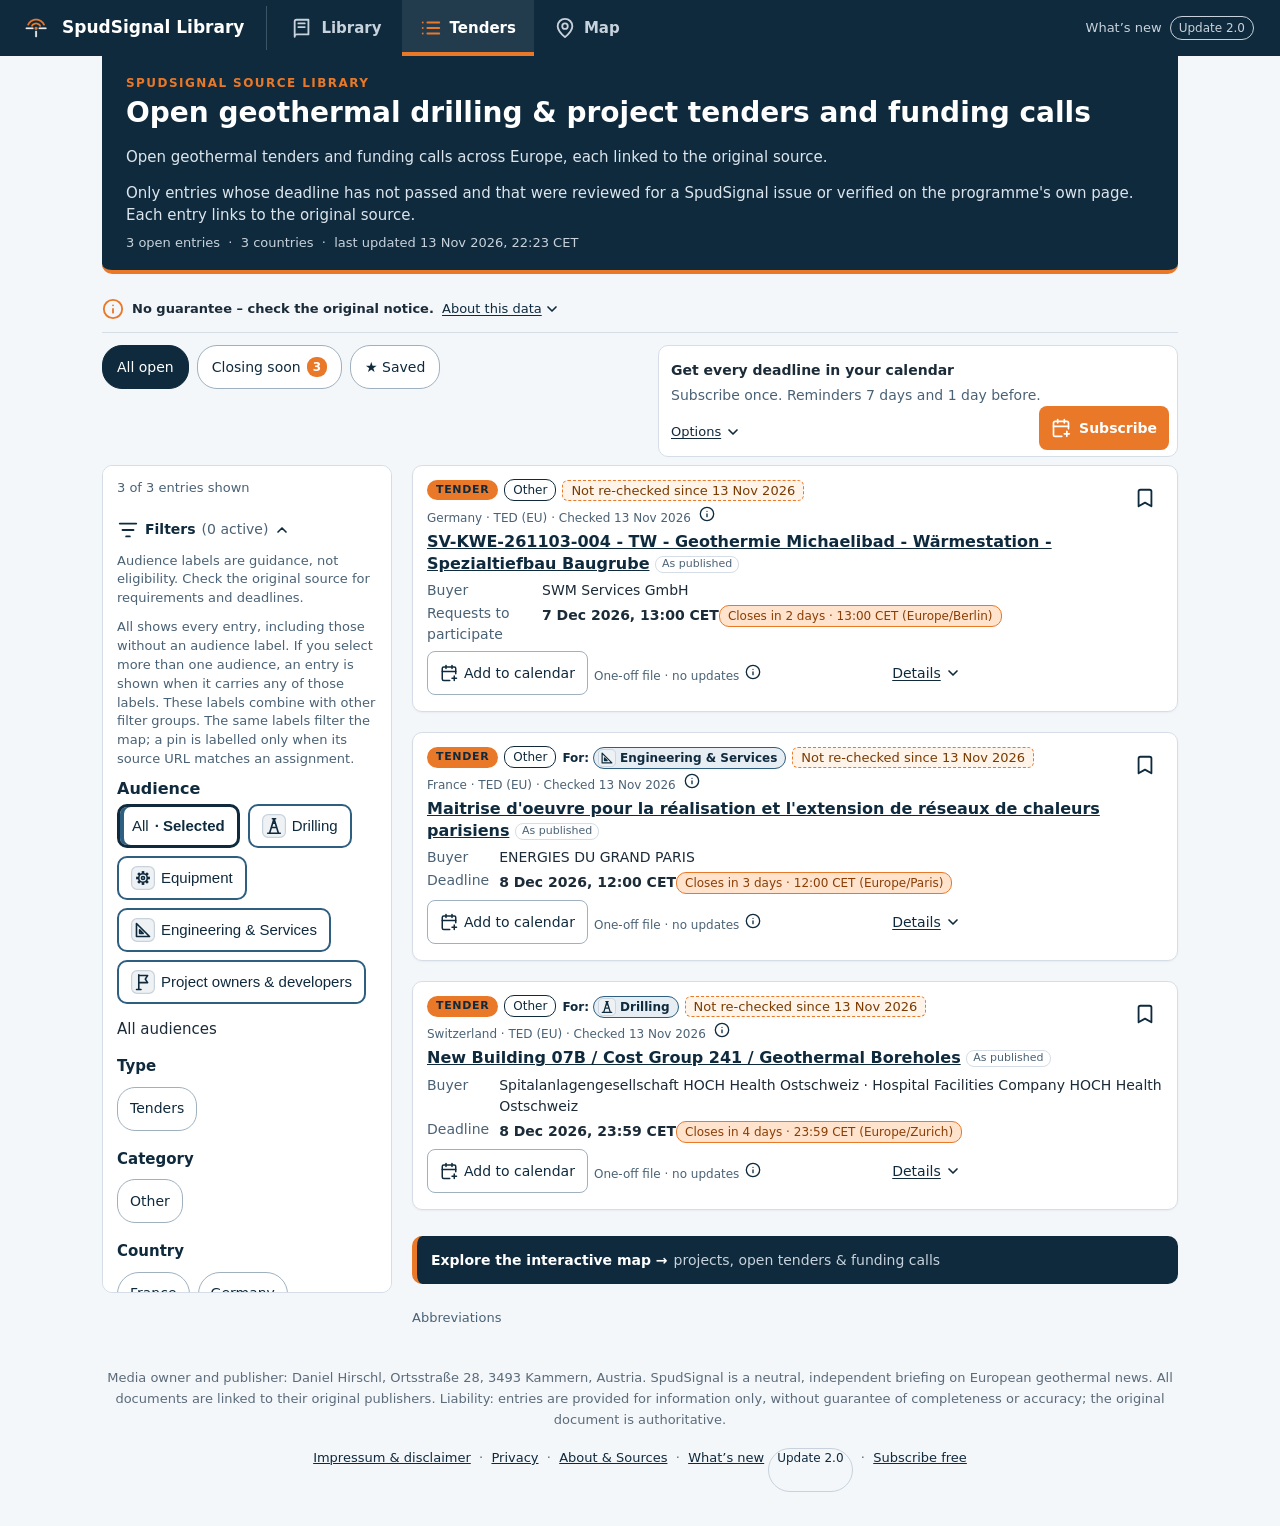
<file: handoff/tabs-2-0/prototype/tenders/index.html>
<!doctype html><html lang="en"><head><meta charset="utf-8"><meta name="viewport" content="width=device-width,initial-scale=1,viewport-fit=cover">
<title>Open geothermal drilling &amp; project tenders and funding calls – SpudSignal Source Library</title>
<meta name="description" content="Open geothermal drilling tenders and funding calls across Europe with deadlines, linked to the original notices. Reviewed by SpudSignal, updated weekly.">
<link rel="canonical" href="https://library.spudsignal.com/tenders/">
<link rel="icon" href="/favicon.svg" type="image/svg+xml">
<link rel="icon" href="/tenders/icons/favicon-32.png" type="image/png" sizes="32x32">
<link rel="apple-touch-icon" href="/tenders/icons/apple-touch-icon.png">
<link rel="stylesheet" href="/audience/badges.css">
<link rel="manifest" href="/tenders/manifest.webmanifest"><meta name="theme-color" content="#0F2A3D">
<meta name="apple-mobile-web-app-capable" content="yes"><meta name="mobile-web-app-capable" content="yes"><meta name="apple-mobile-web-app-status-bar-style" content="black-translucent"><meta name="apple-mobile-web-app-title" content="SpudSignal Tenders">
<link rel="alternate" type="text/calendar" title="Deadline feed (ICS)" href="/tenders/deadlines.ics">
<style>
:root{--navy:#0F2A3D;--or:#E97828;--mut:#4A6275;--line:#D5DEE6;--bg:#F4F7FA;--chipbg:#E6EDF3}
*{box-sizing:border-box}html{-webkit-text-size-adjust:100%}
body{margin:0;background:var(--bg);color:#1B2B38;font-size:16px;line-height:1.5;padding-bottom:calc(64px + env(safe-area-inset-bottom))}
a{color:var(--navy)}a:hover{color:#B85A14}
:focus-visible{outline:3px solid var(--or);outline-offset:2px;border-radius:4px}
.ic{width:22px;height:22px;flex:none}

.hero{background:var(--navy);color:#fff;padding:calc(18px + env(safe-area-inset-top)) max(16px,env(safe-area-inset-right)) 18px max(16px,env(safe-area-inset-left));margin:0 -12px}
.hero a{color:#FFD2AE}.hero p{margin:4px 0;color:#DCE5EC;font-size:15px}.hero .k{font-size:13px;text-transform:uppercase;letter-spacing:.06em}.hero .s{font-size:13px;color:#C8D2DC}
.note{background:#FFF4EA;border-left:4px solid var(--or);padding:10px 12px;margin:12px 0;font-size:14px;border-radius:4px}
.offline{background:#5B6B7A;color:#fff;font-size:14px;padding:8px 12px;margin:0 -12px;text-align:center}
.since{background:#fff;border:1px solid var(--line);border-radius:8px;padding:10px 12px;margin:12px 0;font-size:14px}
.ioshint{position:relative;background:#fff;border:2px solid var(--navy);border-radius:10px;padding:12px 44px 12px 14px;margin:12px 0;font-size:14px}
.ioshint .x{position:absolute;top:4px;right:4px;width:44px;height:44px;border:0;background:none;font-size:22px;color:var(--navy);cursor:pointer}
.views{display:flex;gap:8px;flex-wrap:wrap;margin:12px 0 4px}
.views a{display:inline-flex;align-items:center;gap:6px;min-height:40px;padding:6px 14px;border-radius:20px;border:1px solid #9FB0BF;background:#fff;color:var(--navy);text-decoration:none;font-size:15px}
.views a[aria-current="page"]{background:var(--navy);color:#fff;border-color:var(--navy)}
.views .n{background:var(--or);color:#fff;font-size:12px;font-weight:700;border-radius:9px;min-width:20px;height:20px;line-height:20px;padding:0 6px;text-align:center}
.views .n[data-z]{display:none}
.bar{position:sticky;top:0;z-index:10;background:var(--bg);padding:8px 0 6px;margin:0;border-bottom:1px solid var(--line)}
.chiprow{display:flex;gap:6px;overflow-x:auto;padding:3px 0;scrollbar-width:none;-webkit-overflow-scrolling:touch}.chiprow::-webkit-scrollbar{display:none}
.chip{flex:none;min-height:36px;padding:6px 12px;border-radius:18px;border:1px solid #9FB0BF;background:#fff;color:var(--navy);font:inherit;font-size:14px;cursor:pointer;white-space:nowrap}
.chip[aria-pressed="true"]{background:var(--navy);color:#fff;border-color:var(--navy)}
.chip.reset{border-style:dashed}
#count{font-size:14px;color:var(--mut);margin:8px 0}
#list{display:grid;gap:12px;margin-bottom:16px}
.card{position:relative;background:#fff;border:1px solid var(--line);border-radius:10px;padding:14px 14px 12px}
.card h3{font-size:17px;line-height:1.35;margin:4px 48px 4px 0}
.card .top{margin:0 48px 4px 0;display:flex;flex-wrap:wrap;gap:6px;align-items:center}

.tag{font-size:12px;padding:1px 8px;border-radius:10px;border:1px solid var(--navy);color:var(--navy)}
.pill-new{font-size:12px;font-weight:700;padding:2px 9px;border-radius:10px;background:var(--navy);color:#fff}
.pill-chg{font-size:12px;font-weight:700;padding:1px 8px;border-radius:10px;border:2px solid var(--or);color:#9A4A0F;background:#fff}
.stale{font-size:13px;color:#7A3B00;background:#FFF4EA;border:1px dashed var(--or);border-radius:6px;padding:2px 8px}
.chg{font-size:14px;background:#FFF4EA;border-radius:6px;padding:6px 8px;margin:6px 0}
.meta{font-size:13px;color:var(--mut);margin:0}.lbl{font-size:12px;color:var(--mut);margin:0 0 6px}
.flag{background:#FFF4EA;border:1px solid #F3C49C;padding:6px 8px;border-radius:6px;font-size:14px;margin:6px 0}
dl{display:grid;grid-template-columns:max-content 1fr;gap:2px 12px;margin:8px 0;font-size:14px}dt{color:var(--mut)}dd{margin:0}
.more,.muted{color:var(--mut)}
.cd{display:inline-block;margin-top:4px;font-size:13px;padding:2px 8px;border-radius:10px;background:var(--chipbg);color:#24445C}
.cd.warn{background:#FFE3CC;color:#8A3E05;border:1px solid var(--or)}.cd.hot{background:var(--or);color:#fff;font-weight:700}.cd:empty{display:none}
.cdx{display:block;font-size:12px;color:#8A3E05;margin-top:2px}
.star{position:absolute;top:8px;right:8px;width:48px;height:48px;border:0;background:none;color:var(--navy);cursor:pointer;display:flex;align-items:center;justify-content:center;border-radius:24px}
.star:hover{background:var(--chipbg)}.star[aria-pressed="true"] svg{fill:var(--or);stroke:var(--or)}
.acts{display:flex;flex-wrap:wrap;align-items:center;gap:6px 10px;margin:8px 0 4px}
.btn2{display:inline-flex;align-items:center;gap:6px;min-height:40px;padding:6px 12px;border:1px solid #9FB0BF;border-radius:8px;background:#fff;color:var(--navy);font-size:14px;text-decoration:none}
.btn2 .ic{width:18px;height:18px}.btn2:hover{border-color:var(--navy)}
.hint{font-size:12px;color:var(--mut)}
.acc{font-size:12px;color:var(--mut);margin:6px 0 0}
.card.gone{background:#F1F3F5;border-style:dashed}.card.gone h3 a{color:#5B6B7A}
.gonetag{font-size:12px;font-weight:700;padding:2px 8px;border-radius:10px;background:#5B6B7A;color:#fff}
.feed{background:#fff;border:2px solid var(--navy);border-radius:10px;padding:12px 14px;margin:12px 0}
.feedmini{display:none!important}.feed.compact>*{display:none}.feed.compact .feedmini{display:flex!important;align-items:center;gap:10px;margin:0;font-weight:600}.feed.compact .feedmini span:first-child{flex:1}
.btn1.sm{min-height:44px;padding:8px 12px}.more2{min-height:44px;border:0;background:none;color:var(--navy);text-decoration:underline;font:inherit;font-size:14px;cursor:pointer}
.chiprow.fade{-webkit-mask-image:linear-gradient(to right,#000 85%,transparent);mask-image:linear-gradient(to right,#000 85%,transparent)}
.hero .long{display:none}.chg{display:block}
.abbr{font-size:13px;color:#4A6275;margin:4px 0 16px}.abbr summary{cursor:pointer;min-height:32px;display:inline-flex;align-items:center}.abbr dl,.box dl{font-size:13px;color:#4A6275}
.feed h2{font-size:16px;margin:0 0 6px}.feed p{margin:4px 0;font-size:14px}
.btn1{display:inline-flex;align-items:center;gap:8px;min-height:48px;padding:10px 16px;border-radius:8px;background:var(--or);color:#fff;font-weight:700;text-decoration:none;border:0}
.btn1:hover{background:#C9621A;color:#fff}.btn1 .ic{width:20px;height:20px}
.feedalt{display:flex;flex-wrap:wrap;gap:6px 14px;font-size:14px;margin-top:8px}
.box{background:#fff;border:1px solid var(--line);border-radius:10px;padding:12px 14px;margin:12px 0}.box h2{font-size:18px;margin:0 0 8px}.box li{margin:4px 0}
.empty{background:#fff;border:1px dashed #9FB0BF;border-radius:10px;padding:16px;text-align:center;color:var(--mut)}
[hidden]{display:none!important}

@media (min-width:900px){
 body{padding-bottom:0}.hero .long{display:inline}.chiprow.fade{-webkit-mask-image:none;mask-image:none}
 .hero{margin:0;border-radius:0 0 10px 10px;padding:22px 24px}
 .bar{top:52px}
}
@media (prefers-reduced-motion:no-preference){.star,.chip{transition:background .15s}}
</style>
<style id="slim-css">
/* library-slim proposal 2026-11-13 – placement only */
summary{list-style:none;cursor:pointer}summary::-webkit-details-marker{display:none}
.chev{flex:none;transition:transform .15s}details[open]>summary .chev{transform:rotate(180deg)}
.hero{padding-top:calc(14px + env(safe-area-inset-top));padding-bottom:12px}

.hero .k{margin:0}
.intro>summary{display:flex;align-items:center;gap:8px;min-height:44px;color:#DCE5EC;font-size:14px}
.intro .lead{flex:1;outline:1px dashed rgba(233,120,40,.7);outline-offset:2px;border-radius:2px}
.mo{display:inline-flex;align-items:center;gap:2px;color:#FFD2AE;font-size:13px;white-space:nowrap;text-decoration:underline;text-underline-offset:2px}
.intro p{font-size:14px;margin:0 0 6px}
.hero .s{font-size:12px;margin:0}
details.note{background:none;border:0;border-bottom:1px solid var(--line);padding:0;margin:0 0 4px;border-radius:0;font-size:13px}
details.note>summary{display:flex;align-items:center;gap:8px;min-height:44px;color:var(--mut)}
details.note>summary .ic{color:var(--or)}
details.note .mo{color:var(--navy);margin-left:4px}
details.note p{margin:0 0 10px;padding:8px 10px;background:#FFF4EA;border-left:3px solid var(--or);border-radius:4px;color:#1B2B38}
.views{margin:8px 0 6px;flex-wrap:nowrap;overflow-x:auto;scrollbar-width:none}.views::-webkit-scrollbar{display:none}
.views a{min-height:44px;padding:6px 14px;font-size:14px;flex:none}
.feed{position:relative;border:1px solid var(--line);padding:2px 130px 0 12px;margin:6px 0 8px;min-height:64px}
.feed .feedmini .btn1.sm{position:absolute;top:8px;right:8px}
.feedopt[open]{margin-right:-118px}
.feed .feedmini{display:block!important;margin:6px 0 0;font-weight:600;font-size:14px}
.feed .feedmini .fh{flex:1;line-height:1.3}
.feedopt>summary{display:inline-flex;align-items:center;gap:4px;min-height:44px;font-size:13px;color:var(--navy);text-decoration:underline;text-underline-offset:2px}
.feedopt p{font-size:13px;margin:0 0 8px;padding-right:8px}.feedopt .feedalt{font-size:13px;margin:0 0 8px}
.feedmini .btn1.sm{min-height:44px;padding:6px 12px;font-size:14px}
.feed.compact>*{display:revert}
/* filter bar */
.bar{display:flex;align-items:center;gap:10px;padding:6px 0;border-bottom:1px solid var(--line);z-index:20}
.bar #count{margin:0;font-size:13px;flex:1;text-align:right}
.fbtn{display:inline-flex;align-items:center;gap:6px;min-height:44px;padding:6px 14px;border:1px solid var(--navy);border-radius:22px;background:#fff;color:var(--navy);font-weight:700;font-size:14px;white-space:nowrap}
.fbtn .fn{font-weight:400;color:var(--mut)}.fsheet.on .fbtn{background:var(--navy);color:#fff}.fsheet.on .fbtn .fn{color:#FFD2AE;font-weight:700}
.sheet{background:#fff}
.sheethead{display:flex;align-items:center;gap:8px;position:sticky;top:0;background:#fff;padding:10px 0;border-bottom:1px solid var(--line);z-index:1}
.sheett{flex:1;margin:0;font-size:17px;color:var(--navy)}
.done{min-height:44px;padding:6px 18px;border:0;border-radius:22px;background:var(--or);color:#fff;font:inherit;font-weight:700;cursor:pointer}
.sheet .chip{min-height:44px}
.fgh{font-size:15px;color:var(--navy);margin:14px 0 6px}
.chiprow.wrapr{flex-wrap:wrap;overflow:visible;gap:8px}.chiprow.wrapr.fade{-webkit-mask-image:none;mask-image:none}
.sheet .audblock{margin-top:12px}.sheet .audhelp{font-size:13px;color:var(--mut);margin:0 0 10px}
.sheet .audchip{font-size:15px;padding:6px 12px}
@media (max-width:899px){
 .lay,.lay-side,.lay-main{display:contents}
 .fsheet[open]>.sheet{position:fixed;left:0;right:0;bottom:0;max-height:82vh;overflow:auto;z-index:1300;padding:0 16px calc(20px + env(safe-area-inset-bottom));border-radius:16px 16px 0 0;box-shadow:0 0 0 100vmax rgba(15,42,61,.55);overscroll-behavior:contain}
}
/* cards */
#list{gap:10px;grid-template-columns:minmax(0,1fr)}
.card{min-width:0;overflow-wrap:break-word}
.card .top .auds{flex:0 1 auto;width:auto}
.card{padding:12px 12px 6px}
.card .top{gap:4px 6px}
.card .auds{margin:2px 0 0;gap:4px}
.card .audfor{font-size:12px}.card .aud{font-size:12px;padding:1px 8px 1px 4px;gap:4px}.card .aud .audsym{width:18px;height:18px}
.card h3{font-size:16px;margin:4px 48px 6px 0}
.meta{font-size:12px}
dl.key{margin:4px 0;font-size:14px;gap:2px 10px;grid-template-columns:fit-content(7.5em) minmax(0,1fr)}
dl.key strong{font-weight:700}
dl.key dd br{display:none}
.cd{font-size:12px;margin:2px 0 0 0;padding:1px 8px}.cd.past{background:#EEF1F4;color:#5B6B7A;border:1px solid #C8D2DC}
dl.key .cd{display:inline-block}dl.key .chg:not([hidden]){display:block}
.acts{display:flex;flex-wrap:wrap;align-items:center;gap:4px 8px;margin:6px 0 4px}
.acts .btn2{min-height:44px}
.cdet{flex:1 1 auto}
.cdet>summary{display:inline-flex;align-items:center;gap:4px;min-height:44px;padding:0 8px;font-size:14px;color:var(--navy);text-decoration:underline;text-underline-offset:2px}
.cdet[open]{flex-basis:100%;order:2;border-top:1px solid var(--line);margin-top:4px}
.cdet .lbl{margin:6px 0 4px}.cdet dl{font-size:13px;margin:4px 0}.cdet .hint{display:block;margin:4px 0}.cdet .acc{margin:4px 0 8px}
.maplink{display:flex;flex-wrap:wrap;align-items:center;gap:2px 6px;min-height:48px;background:var(--navy);color:#fff;border-left:5px solid var(--or);border-radius:10px;padding:10px 14px;margin:12px 0;text-decoration:none;font-weight:700;font-size:14px}
.maplink:hover{color:#fff}.maplink .ml2{font-weight:400;color:#C8D2DC}
.abbr summary{min-height:44px}
@media (min-width:900px){
 body{font-size:16px}
 
 .intro>summary{display:none}.intro p{font-size:15px;color:#DCE5EC;margin:4px 0}
 details.note[open]>summary .mo{display:none}
 .lay-top{display:flex;align-items:flex-start;gap:16px;flex-wrap:wrap}.lay-top .views{flex:1}.lay-top .feed{flex:0 1 520px;margin-top:8px}
 .lay{display:grid;grid-template-columns:var(--side) minmax(0,1fr);gap:20px;align-items:start}
 .lay-side{position:sticky;top:64px;max-height:calc(100vh - 72px);overflow:auto;background:#fff;border:1px solid var(--line);border-radius:10px;padding:4px 14px 12px}
 .bar{position:static;flex-direction:column;align-items:stretch;border:0;background:none;padding:0}
 .bar #count{text-align:left;order:-1;margin:8px 0 0}
 .fbtn{border:0;padding:6px 0;border-radius:0;background:none!important;color:var(--navy)!important}
 .sheethead{display:none}
 .sheet{padding:0}.sheet .audblock{margin-top:4px}
 .feed{padding-top:8px}
}
/* v2 */
.intro>summary{display:block!important;padding:4px 0}.lead1{color:#DCE5EC;font-size:14px;line-height:1.45}.intro .mo{display:inline-flex;vertical-align:baseline;gap:3px;min-height:24px}
.intro>summary{min-height:44px}.intro .lt{color:#FFD2AE}
details.note>summary strong{color:#1B2B38}
.f1{margin:0 0 10px;padding:8px 10px;background:#FFF4EA;border-left:3px solid var(--or);border-radius:4px}
details.note .f1 p{margin:0 0 8px;padding:0;background:none;border:0;border-radius:0}.fh2{font-size:14px;margin:4px 0 4px;color:var(--navy)}
.ic.sm{width:16px;height:16px;vertical-align:-3px}
.ib{display:inline-flex;align-items:center;justify-content:center;min-width:44px;min-height:44px;margin:-14px -10px -14px -6px;color:var(--navy)}
.meta .chk{white-space:nowrap}
.lbls{display:inline-block;font-size:11px;font-weight:400;color:var(--mut);border:1px solid var(--line);border-radius:8px;padding:0 6px;vertical-align:2px;white-space:nowrap}
.t03{flex:1 1 90px;font-size:12px;line-height:1.3;color:var(--mut)}.t03 .ib{margin:-12px -10px -12px -8px}
.acts{gap:4px 6px}
.cdet>summary{padding:0 4px}
.cdet .dynfull:empty{display:none}.cdet .dynfull{font-size:12px;color:#8A3E05;margin:4px 0}
details.flag{padding:0;margin:6px 0}details.flag>summary{display:flex;align-items:center;gap:6px;min-height:44px;padding:0 8px;color:#7A3B00}details.flag p{margin:0;padding:0 8px 8px;font-size:13px}
.feed{padding:8px 12px 2px!important}.feed .feedmini .btn1.sm{top:auto!important;bottom:6px}.feedopt[open]{margin-right:0!important;padding-bottom:52px}.fshort{margin:2px 0 0;font-size:12px;color:var(--mut)}
.audhelp2>summary{display:inline-flex;align-items:center;gap:6px;min-height:44px;font-size:14px;color:var(--navy);font-weight:600}
.sheet .audhelp{margin:0 0 10px}
.audempty details>summary{display:inline-flex;align-items:center;gap:4px;min-height:44px}
.iosd>summary{display:flex;align-items:center;gap:6px;min-height:44px;flex-wrap:wrap}.iosd p{margin:4px 0 0}
.ioshint{padding:4px 44px 4px 12px;margin:8px 0}
@media (min-width:900px){.lead1{font-size:15px}.intro>summary{display:block!important;min-height:0;padding:0}.hero .intro p{margin:2px 0 6px}.intro[open] .mo{display:none}}
</style>
<link rel="stylesheet" href="/assets/spudsignal.css"><script src="/assets/ss-url.js" defer></script><style>#list{grid-template-columns:minmax(0,1fr)!important;max-width:820px}</style></head><body class="has-appnav"><a class="skip" href="#content">Skip to content</a><nav class="appnav" aria-label="Main"><a class="ab" href="/" data-carry="/"><img src="/map/logo-v3-dark.png" alt="" width="32" height="32"><b>SpudSignal Library</b></a><div class="al"><a class="tab" href="/" data-carry="/"><svg width="22" height="22" viewBox="0 0 24 24" fill="none" stroke="currentColor" stroke-width="2" stroke-linecap="round" stroke-linejoin="round" aria-hidden="true" focusable="false"><path d="M4 19.5V5a2 2 0 0 1 2-2h13v16H6.5A2.5 2.5 0 0 0 4 21.5z"/><path d="M8 7h7"/><path d="M8 11h7"/></svg><span>Library</span></a><a class="tab" href="/tenders/" data-carry="/tenders/" aria-current="page"><svg width="22" height="22" viewBox="0 0 24 24" fill="none" stroke="currentColor" stroke-width="2" stroke-linecap="round" stroke-linejoin="round" aria-hidden="true" focusable="false"><path d="M3 12h.01"/><path d="M3 18h.01"/><path d="M3 6h.01"/><path d="M8 12h13"/><path d="M8 18h13"/><path d="M8 6h13"/></svg><span>Tenders</span></a><a class="tab" href="/map/" data-carry="/map/"><svg width="22" height="22" viewBox="0 0 24 24" fill="none" stroke="currentColor" stroke-width="2" stroke-linecap="round" stroke-linejoin="round" aria-hidden="true" focusable="false"><path d="M20 10c0 5-8 12-8 12s-8-7-8-12a8 8 0 0 1 16 0z"/><circle cx="12" cy="10" r="3"/></svg><span>Map</span></a></div><a class="wn" href="/whats-new/"><span>What’s new</span><span class="vtag" data-version>Update 2.0</span></a></nav>
<div class="wrap">
<div class="offline" id="offline" role="status" hidden></div>
<div class="hero"><p class="k"><a href="/">SpudSignal Source Library</a></p><h1 id="content" tabindex="-1">Open geothermal drilling &amp; project tenders and funding calls</h1>
<details class="intro" id="t01"><summary><span class="lead1">Open geothermal tenders and funding calls across Europe, each linked to the original source.</span> <span class="mo"><svg class="ic sm lt" width="16" height="16" viewBox="0 0 24 24" fill="none" stroke="currentColor" stroke-width="2" stroke-linecap="round" stroke-linejoin="round" aria-hidden="true" focusable="false"><circle cx="12" cy="12" r="10"/><path d="M12 16v-4"/><path d="M12 8h.01"/></svg>What’s on this list?<svg class="chev" width="16" height="16" viewBox="0 0 24 24" fill="none" stroke="currentColor" stroke-width="2.5" stroke-linecap="round" stroke-linejoin="round" aria-hidden="true" focusable="false"><path d="m6 9 6 6 6-6"/></svg></span></summary><p>Only entries whose deadline has not passed and that were reviewed for a SpudSignal issue or verified on the programme's own page. Each entry links to the original source.</p></details>
<p class="s"><span id="n-open">23</span> open <span id="n-word">entries</span> &nbsp;·&nbsp; <span id="n-ctry">9 countries + EU</span> &nbsp;·&nbsp; last updated <span id="gen">13 Nov 2026, 22:23 CET</span></p></div>

<div class="ioshint" id="ioshint" hidden><button class="x" type="button" aria-label="Dismiss install hint">×</button><details class="iosd"><summary><strong>Install:</strong> Share → Add to Home Screen.<svg class="chev" width="16" height="16" viewBox="0 0 24 24" fill="none" stroke="currentColor" stroke-width="2.5" stroke-linecap="round" stroke-linejoin="round" aria-hidden="true" focusable="false"><path d="m6 9 6 6 6-6"/></svg></summary><p><strong>Install as an app:</strong> tap <strong>Share</strong> <span aria-hidden="true">⎋</span> in Safari, then <strong>Add to Home Screen</strong>. Works offline with the last loaded data.</p></details></div>
<details class="note" id="about-data"><summary><svg class="ic" width="20" height="20" viewBox="0 0 24 24" fill="none" stroke="currentColor" stroke-width="2" stroke-linecap="round" stroke-linejoin="round" aria-hidden="true" focusable="false"><circle cx="12" cy="12" r="10"/><path d="M12 16v-4"/><path d="M12 8h.01"/></svg><span><strong>No guarantee – check the original notice.</strong> <span class="mo">About this data<svg class="chev" width="16" height="16" viewBox="0 0 24 24" fill="none" stroke="currentColor" stroke-width="2.5" stroke-linecap="round" stroke-linejoin="round" aria-hidden="true" focusable="false"><path d="m6 9 6 6 6-6"/></svg></span></span></summary><div class="f1"><h2 class="fh2">About this data</h2><p id="f1">Add to calendar downloads a one-off file that does not update. For automatic updates, including corrections and withdrawals, subscribe to the deadline feed. “Checked DD Mon YYYY” is SpudSignal’s last check of this entry, not the publication date of the notice. All details as published by the source on that date, with no guarantee of completeness or accuracy. Deadlines, times and documents can change: always check the original notice before acting. The original notice is binding. This list includes no awards, no bidder assessments and no contact data.</p><h2 class="fh2">Audience labels</h2><p id="f2">Audience labels are guidance, not eligibility. Check the original source for requirements and deadlines. All shows every entry, including those without an audience label. If you select more than one audience, an entry is shown when it carries any of those labels. These labels combine with other filter groups. The same labels filter the map; a pin is labelled only when its source URL matches an assignment. Audience labels use the same audience assignments on the Library, the Tenders page and the map.</p><p><a href="#about-data">About &amp; Sources</a></p></div></details>
<div class="since" id="since" role="status" hidden></div>
<main id="main">
<div id="view-list">
<div class="lay-top"><div class="views" aria-label="Views"><a href="#open" data-tab="open">All open</a><a href="#soon" data-tab="soon">Closing soon <span class="n" id="n-soon" aria-label="entries">0</span></a><a href="#saved" data-tab="saved">&#9733; Saved <span class="n" id="n-saved" aria-label="saved">0</span></a></div>
<section class="feed" id="feedbox" aria-label="Deadline feed"><div class="feedmini"><span class="fh">Get every deadline in your calendar</span><a class="btn1 sm" href="webcal://library.spudsignal.com/tenders/deadlines.ics" aria-label="Subscribe to deadline feed"><svg class="ic " width="22" height="22" viewBox="0 0 24 24" fill="none" stroke="currentColor" stroke-width="2" stroke-linecap="round" stroke-linejoin="round" aria-hidden="true" focusable="false"><path d="M8 2v4"/><path d="M16 2v4"/><path d="M21 13V6a2 2 0 0 0-2-2H5a2 2 0 0 0-2 2v14a2 2 0 0 0 2 2h8"/><path d="M3 10h18"/><path d="M16 19h6"/><path d="M19 16v6"/></svg><span>Subscribe</span></a></div><p class="fshort">Subscribe once. Reminders 7 days and 1 day before.</p><details class="feedopt"><summary>Options<svg class="chev" width="16" height="16" viewBox="0 0 24 24" fill="none" stroke="currentColor" stroke-width="2.5" stroke-linecap="round" stroke-linejoin="round" aria-hidden="true" focusable="false"><path d="m6 9 6 6 6-6"/></svg></summary><p>Subscribe once (reminders 7 days and 1 day before) – the feed updates when SpudSignal re-checks the notices (corrections, withdrawals).</p><p>Google Calendar often refreshes subscribed feeds only after 12 to 24 hours.</p><p><a class="btn1" id="sub" href="webcal://library.spudsignal.com/tenders/deadlines.ics"><svg class="ic " width="22" height="22" viewBox="0 0 24 24" fill="none" stroke="currentColor" stroke-width="2" stroke-linecap="round" stroke-linejoin="round" aria-hidden="true" focusable="false"><path d="M8 2v4"/><path d="M16 2v4"/><path d="M21 13V6a2 2 0 0 0-2-2H5a2 2 0 0 0-2 2v14a2 2 0 0 0 2 2h8"/><path d="M3 10h18"/><path d="M16 19h6"/><path d="M19 16v6"/></svg><span>Subscribe to deadline feed</span></a></p><div class="feedalt"><a id="sub-g" href="https://calendar.google.com/calendar/render?cid=webcal%3A%2F%2Flibrary.spudsignal.com%2Ftenders%2Fdeadlines.ics" rel="noopener">Google Calendar</a><a id="sub-o" href="https://outlook.live.com/calendar/0/addfromweb?url=https%3A%2F%2Flibrary.spudsignal.com%2Ftenders%2Fdeadlines.ics&amp;name=SpudSignal%20deadlines" rel="noopener">Outlook.com</a><a href="/tenders/deadlines.ics">Feed URL (https)</a></div></details></section>
</div>
<div class="lay"><aside class="lay-side"><div class="bar" id="bar"><details class="fsheet" id="fsheet"><summary class="fbtn"><svg class="ic" width="20" height="20" viewBox="0 0 24 24" fill="none" stroke="currentColor" stroke-width="2" stroke-linecap="round" stroke-linejoin="round" aria-hidden="true" focusable="false"><path d="M3 5h18"/><path d="M6 12h12"/><path d="M10 19h4"/></svg><span>Filters</span> <span class="fn" id="fn">(0 active)</span><svg class="chev" width="16" height="16" viewBox="0 0 24 24" fill="none" stroke="currentColor" stroke-width="2.5" stroke-linecap="round" stroke-linejoin="round" aria-hidden="true" focusable="false"><path d="m6 9 6 6 6-6"/></svg></summary><div class="sheet" role="group" aria-label="Filters"><div class="sheethead"><h2 class="sheett">Filters</h2><button type="button" class="chip reset" title="Clear filters" aria-label="Clear filters" id="reset" aria-pressed="true">Clear filters</button><button type="button" class="done" id="fdone">Done</button></div>
<!-- audience-notes-start -->
<p class="audhelp" id="aud-help">Audience labels are guidance, not eligibility. Check the original source for requirements and deadlines.</p><p class="audhelp ss-info">All shows every entry, including those without an audience label. If you select more than one audience, an entry is shown when it carries any of those labels. These labels combine with other filter groups. The same labels filter the map; a pin is labelled only when its source URL matches an assignment.</p>
<p class="audempty" id="aud-empty" hidden>No entries carry the selected audience labels. Entries without an audience label stay in All.</p>
<!-- audience-notes-end -->
<!-- audience-bar-start -->
<div class="audblock" id="audience-bar">
<h2 class="audheading" id="aud-heading">Audience</h2>
<div class="audrow" role="group" aria-labelledby="aud-heading">
<button type="button" class="audchip audall" id="aud-all" aria-pressed="true">All</button>
<button type="button" class="audchip" data-g="audience" data-v="Drilling" aria-pressed="false"><img class="audsym" src="/symbols/aud-drilling.svg" alt="" width="24" height="24"><span class="audname">Drilling</span></button>
<button type="button" class="audchip" data-g="audience" data-v="Equipment" aria-pressed="false"><img class="audsym" src="/symbols/aud-equipment.svg" alt="" width="24" height="24"><span class="audname">Equipment</span></button>
<button type="button" class="audchip" data-g="audience" data-v="Engineering &amp; Services" aria-pressed="false"><img class="audsym" src="/symbols/aud-engineering.svg" alt="" width="24" height="24"><span class="audname">Engineering &amp; Services</span></button>
<button type="button" class="audchip" data-g="audience" data-v="Project owners &amp; developers" aria-pressed="false"><img class="audsym" src="/symbols/aud-owners.svg" alt="" width="24" height="24"><span class="audname">Project owners &amp; developers</span></button>
</div>
<p class="audcount" id="aud-count" role="status"></p>
</div>
<!-- audience-bar-end --><h2 class="fgh" id="fg-0">Type</h2><div class="chiprow wrapr" role="group" aria-labelledby="fg-0"><button type="button" class="chip" data-g="kind" data-v="tender" aria-pressed="false">Tenders</button><button type="button" class="chip" data-g="kind" data-v="funding" aria-pressed="false">Funding calls</button></div><h2 class="fgh" id="fg-1">Category</h2><div class="chiprow wrapr" role="group" aria-labelledby="fg-1"><button type="button" class="chip" data-g="tag" data-v="Deep well" aria-pressed="false">Deep well</button><button type="button" class="chip" data-g="tag" data-v="Planning" aria-pressed="false">Planning</button><button type="button" class="chip" data-g="tag" data-v="Other" aria-pressed="false">Other</button></div><h2 class="fgh" id="fg-2">Country</h2><div class="chiprow wrapr" role="group" aria-labelledby="fg-2"><button type="button" class="chip" data-g="country" data-v="EU" aria-pressed="false">EU-wide</button><button type="button" class="chip" data-g="country" data-v="FR" aria-pressed="false">France</button><button type="button" class="chip" data-g="country" data-v="DE" aria-pressed="false">Germany</button><button type="button" class="chip" data-g="country" data-v="HU" aria-pressed="false">Hungary</button><button type="button" class="chip" data-g="country" data-v="IS" aria-pressed="false">Iceland</button><button type="button" class="chip" data-g="country" data-v="IE" aria-pressed="false">Ireland</button><button type="button" class="chip" data-g="country" data-v="NL" aria-pressed="false">Netherlands</button><button type="button" class="chip" data-g="country" data-v="PL" aria-pressed="false">Poland</button><button type="button" class="chip" data-g="country" data-v="RO" aria-pressed="false">Romania</button><button type="button" class="chip" data-g="country" data-v="CH" aria-pressed="false">Switzerland</button></div></div></details><p id="count" role="status"></p></div></aside>
<div class="lay-main"><div class="audempty" id="aud-empty" hidden><details><summary>No entries for these audience labels.<svg class="chev" width="16" height="16" viewBox="0 0 24 24" fill="none" stroke="currentColor" stroke-width="2.5" stroke-linecap="round" stroke-linejoin="round" aria-hidden="true" focusable="false"><path d="m6 9 6 6 6-6"/></svg></summary>No entries carry the selected audience labels. Entries without an audience label stay in All.</details></div>
<div id="list">
<article class="card" data-audience="" data-audience-status="untagged" data-audience-approved="false" id="e-803c662051981e98" data-uid="803c662051981e98" data-country="FR" data-kind="tender" data-deadline="2026-11-16" data-cpv="" data-tags="Other">
<button class="star" type="button" aria-pressed="false" aria-label="Save: Travaux de Création d&#x27;une centrale de géothermie sur sonde et travaux de remplac"><svg class="ic " width="22" height="22" viewBox="0 0 24 24" fill="none" stroke="currentColor" stroke-width="2" stroke-linecap="round" stroke-linejoin="round" aria-hidden="true" focusable="false"><path d="m19 21-7-4-7 4V5a2 2 0 0 1 2-2h10a2 2 0 0 1 2 2v16z"/></svg></button>
<p class="top"><span class="badge tend ss-badge t-tender">Tender</span><span class="tag">Other</span><span class="dyn"></span></p>
<p class="meta"><span class="ctry">France</span> · <span class="src">BOAMP (DILA)</span> · <span class="chk">Checked 13 Nov 2026</span><a class="ib" href="#about-data" data-f1 aria-label="About this data"><svg class="ic sm" width="16" height="16" viewBox="0 0 24 24" fill="none" stroke="currentColor" stroke-width="2" stroke-linecap="round" stroke-linejoin="round" aria-hidden="true" focusable="false"><circle cx="12" cy="12" r="10"/><path d="M12 16v-4"/><path d="M12 8h.01"/></svg></a></p>
<h3><a href="https://www.boamp.fr/pages/avis/?q=idweb:26-101464" rel="noopener">Travaux de Création d&#x27;une centrale de géothermie sur sonde et travaux de remplacement des émetteurs au centre hospitalier Drôme Vivarais
---
Relance du lot n°2</a> <span class="lbls">As published</span></h3>

<dl class="key"><dt>Buyer</dt><dd>Centre Hospitalier de Valence - Etablissement support Ght Dav</dd><dt>Deadline</dt><dd><strong>16 Nov 2026, 16:00 CET</strong><br><span class="cd" aria-live="off"></span><span class="chg" hidden></span></dd></dl>
<div class="acts"><a class="btn2" href="ics/803c662051981e98.ics" download="spudsignal-803c662051981e98.ics" type="text/calendar"><svg class="ic " width="22" height="22" viewBox="0 0 24 24" fill="none" stroke="currentColor" stroke-width="2" stroke-linecap="round" stroke-linejoin="round" aria-hidden="true" focusable="false"><path d="M8 2v4"/><path d="M16 2v4"/><path d="M21 13V6a2 2 0 0 0-2-2H5a2 2 0 0 0-2 2v14a2 2 0 0 0 2 2h8"/><path d="M3 10h18"/><path d="M16 19h6"/><path d="M19 16v6"/></svg><span>Add to calendar</span></a><span class="hint t03">One-off file · no updates<a class="ib" href="#about-data" data-f1 aria-label="About this data"><svg class="ic sm" width="16" height="16" viewBox="0 0 24 24" fill="none" stroke="currentColor" stroke-width="2" stroke-linecap="round" stroke-linejoin="round" aria-hidden="true" focusable="false"><circle cx="12" cy="12" r="10"/><path d="M12 16v-4"/><path d="M12 8h.01"/></svg></a></span><details class="cdet"><summary>Details<svg class="chev" width="16" height="16" viewBox="0 0 24 24" fill="none" stroke="currentColor" stroke-width="2.5" stroke-linecap="round" stroke-linejoin="round" aria-hidden="true" focusable="false"><path d="m6 9 6 6 6-6"/></svg></summary><p class="lbl">Title as published (original language, unedited).</p><dl><dt>CPV</dt><dd>Not in extract</dd><dt>Reference</dt><dd>BOAMP 26-101464</dd></dl><p class="hint">CPV is not in our extract – see the original source.</p><p class="dynfull"></p><p class="hint"><a href="#about-data" data-f1>About this data</a></p></details></div>
</article>
<article class="card" data-audience="Project owners &amp; developers" data-audience-status="reviewed" data-audience-approved="true" id="e-d6aceeed5e1cf4bd" data-uid="d6aceeed5e1cf4bd" data-country="FR" data-kind="funding" data-deadline="2026-11-16" data-cpv="" data-tags="">
<button class="star" type="button" aria-pressed="false" aria-label="Save: Appel à projets FEDER 2026 – Création ou extension des installations de distribu"><svg class="ic " width="22" height="22" viewBox="0 0 24 24" fill="none" stroke="currentColor" stroke-width="2" stroke-linecap="round" stroke-linejoin="round" aria-hidden="true" focusable="false"><path d="m19 21-7-4-7 4V5a2 2 0 0 1 2-2h10a2 2 0 0 1 2 2v16z"/></svg></button>
<p class="top"><span class="badge fund ss-badge t-funding">Funding call</span><!--auds--><span class="auds" data-audience-status="reviewed"><span class="audfor">For:</span><span class="aud"><img class="audsym" src="/symbols/aud-owners.svg" alt="" width="24" height="24"><span class="audname">Project owners &amp; developers</span></span></span><!--/auds--><span class="dyn"></span></p>
<p class="meta"><span class="ctry">France</span> · <span class="src">Programme page</span> · <span class="chk">Checked 13 Nov 2026</span><a class="ib" href="#about-data" data-f1 aria-label="About this data"><svg class="ic sm" width="16" height="16" viewBox="0 0 24 24" fill="none" stroke="currentColor" stroke-width="2" stroke-linecap="round" stroke-linejoin="round" aria-hidden="true" focusable="false"><circle cx="12" cy="12" r="10"/><path d="M12 16v-4"/><path d="M12 8h.01"/></svg></a></p>
<h3><a href="https://www.europeidf.fr/sites/default/files/AAP_FEDER2026_G%C3%A9othermie.pdf" rel="noopener">Appel à projets FEDER 2026 – Création ou extension des installations de distribution et production de chaleur et de froid par géothermie</a> <span class="lbls">As published</span></h3>

<dl class="key"><dt>Programme</dt><dd>Région Île-de-France – FEDER 2026</dd><dt>Deadline</dt><dd><strong>16 Nov 2026, 17:00 Paris time (submission via e-Synergie)</strong><br><span class="cd" aria-live="off"></span><span class="chg" hidden></span></dd></dl>
<div class="acts"><a class="btn2" href="ics/d6aceeed5e1cf4bd.ics" download="spudsignal-d6aceeed5e1cf4bd.ics" type="text/calendar"><svg class="ic " width="22" height="22" viewBox="0 0 24 24" fill="none" stroke="currentColor" stroke-width="2" stroke-linecap="round" stroke-linejoin="round" aria-hidden="true" focusable="false"><path d="M8 2v4"/><path d="M16 2v4"/><path d="M21 13V6a2 2 0 0 0-2-2H5a2 2 0 0 0-2 2v14a2 2 0 0 0 2 2h8"/><path d="M3 10h18"/><path d="M16 19h6"/><path d="M19 16v6"/></svg><span>Add to calendar</span></a><span class="hint t03">One-off file · no updates<a class="ib" href="#about-data" data-f1 aria-label="About this data"><svg class="ic sm" width="16" height="16" viewBox="0 0 24 24" fill="none" stroke="currentColor" stroke-width="2" stroke-linecap="round" stroke-linejoin="round" aria-hidden="true" focusable="false"><circle cx="12" cy="12" r="10"/><path d="M12 16v-4"/><path d="M12 8h.01"/></svg></a></span><details class="cdet"><summary>Details<svg class="chev" width="16" height="16" viewBox="0 0 24 24" fill="none" stroke="currentColor" stroke-width="2.5" stroke-linecap="round" stroke-linejoin="round" aria-hidden="true" focusable="false"><path d="m6 9 6 6 6-6"/></svg></summary><p class="lbl">Title as published (original language, unedited).</p><dl><dt>CPV</dt><dd>Not in extract</dd><dt>Reference</dt><dd>FR-IDF-FEDER-geothermie-2026</dd></dl><p class="hint">CPV is not in our extract – see the original source.</p><p class="dynfull"></p><p class="hint"><a href="#about-data" data-f1>About this data</a></p></details></div>
</article>
<article class="card" data-audience="Engineering &amp; Services" data-audience-status="reviewed" data-audience-approved="true" id="e-f0353bf382e57b2b" data-uid="f0353bf382e57b2b" data-country="FR" data-kind="tender" data-deadline="2026-11-17" data-cpv="" data-tags="Planning">
<button class="star" type="button" aria-pressed="false" aria-label="Save: La présente consultation concerne la mission de Maitrise d’œuvre complète, décou"><svg class="ic " width="22" height="22" viewBox="0 0 24 24" fill="none" stroke="currentColor" stroke-width="2" stroke-linecap="round" stroke-linejoin="round" aria-hidden="true" focusable="false"><path d="m19 21-7-4-7 4V5a2 2 0 0 1 2-2h10a2 2 0 0 1 2 2v16z"/></svg></button>
<p class="top"><span class="badge tend ss-badge t-tender">Tender</span><span class="tag">Planning</span><!--auds--><span class="auds" data-audience-status="reviewed"><span class="audfor">For:</span><span class="aud"><img class="audsym" src="/symbols/aud-engineering.svg" alt="" width="24" height="24"><span class="audname">Engineering &amp; Services</span></span></span><!--/auds--><span class="dyn"></span></p>
<p class="meta"><span class="ctry">France</span> · <span class="src">BOAMP (DILA)</span> · <span class="chk">Checked 13 Nov 2026</span><a class="ib" href="#about-data" data-f1 aria-label="About this data"><svg class="ic sm" width="16" height="16" viewBox="0 0 24 24" fill="none" stroke="currentColor" stroke-width="2" stroke-linecap="round" stroke-linejoin="round" aria-hidden="true" focusable="false"><circle cx="12" cy="12" r="10"/><path d="M12 16v-4"/><path d="M12 8h.01"/></svg></a></p>
<h3><a href="https://www.boamp.fr/pages/avis/?q=idweb:26-100440" rel="noopener">La présente consultation concerne la mission de Maitrise d’œuvre complète, découpée en tranches, pour l’opération de « Production Géothermique – Campus Route de Mende ».</a> <span class="lbls">As published</span></h3>

<dl class="key"><dt>Buyer</dt><dd>CNRS - DR13</dd><dt>Deadline</dt><dd><strong>17 Nov 2026, 11:00 CET (notice states 12:00 Paris; submit before 11:00 to be safe)</strong><br><span class="cd" aria-live="off"></span><span class="chg" hidden></span></dd></dl><details class="flag"><summary><strong>Time uncertain – confirm on the notice</strong><svg class="chev" width="16" height="16" viewBox="0 0 24 24" fill="none" stroke="currentColor" stroke-width="2.5" stroke-linecap="round" stroke-linejoin="round" aria-hidden="true" focusable="false"><path d="m6 9 6 6 6-6"/></svg></summary><p>Time uncertain: the notice states 12:00 Paris but encodes an inconsistent offset (11:00 CET) – the earlier value is used here.</p></details>
<div class="acts"><a class="btn2" href="ics/f0353bf382e57b2b.ics" download="spudsignal-f0353bf382e57b2b.ics" type="text/calendar"><svg class="ic " width="22" height="22" viewBox="0 0 24 24" fill="none" stroke="currentColor" stroke-width="2" stroke-linecap="round" stroke-linejoin="round" aria-hidden="true" focusable="false"><path d="M8 2v4"/><path d="M16 2v4"/><path d="M21 13V6a2 2 0 0 0-2-2H5a2 2 0 0 0-2 2v14a2 2 0 0 0 2 2h8"/><path d="M3 10h18"/><path d="M16 19h6"/><path d="M19 16v6"/></svg><span>Add to calendar</span></a><span class="hint t03">One-off file · no updates<a class="ib" href="#about-data" data-f1 aria-label="About this data"><svg class="ic sm" width="16" height="16" viewBox="0 0 24 24" fill="none" stroke="currentColor" stroke-width="2" stroke-linecap="round" stroke-linejoin="round" aria-hidden="true" focusable="false"><circle cx="12" cy="12" r="10"/><path d="M12 16v-4"/><path d="M12 8h.01"/></svg></a></span><details class="cdet"><summary>Details<svg class="chev" width="16" height="16" viewBox="0 0 24 24" fill="none" stroke="currentColor" stroke-width="2.5" stroke-linecap="round" stroke-linejoin="round" aria-hidden="true" focusable="false"><path d="m6 9 6 6 6-6"/></svg></summary><p class="lbl">Title as published (original language, unedited).</p><dl><dt>CPV</dt><dd>Not in extract</dd><dt>Reference</dt><dd>BOAMP 26-100440</dd></dl><p class="hint">CPV is not in our extract – see the original source.</p><p class="dynfull"></p><p class="hint"><a href="#about-data" data-f1>About this data</a></p></details></div>
</article>
<article class="card" data-audience="Engineering &amp; Services" data-audience-status="reviewed" data-audience-approved="true" id="e-6b774d72bcf5d7f5" data-uid="6b774d72bcf5d7f5" data-country="FR" data-kind="tender" data-deadline="2026-11-18" data-cpv="71300000 71621000" data-tags="Planning">
<button class="star" type="button" aria-pressed="false" aria-label="Save: Maîtrise d&#x27;oeuvre pour la gestion des installations de surface du réseau de chal"><svg class="ic " width="22" height="22" viewBox="0 0 24 24" fill="none" stroke="currentColor" stroke-width="2" stroke-linecap="round" stroke-linejoin="round" aria-hidden="true" focusable="false"><path d="m19 21-7-4-7 4V5a2 2 0 0 1 2-2h10a2 2 0 0 1 2 2v16z"/></svg></button>
<p class="top"><span class="badge tend ss-badge t-tender">Tender</span><span class="tag">Planning</span><!--auds--><span class="auds" data-audience-status="reviewed"><span class="audfor">For:</span><span class="aud"><img class="audsym" src="/symbols/aud-engineering.svg" alt="" width="24" height="24"><span class="audname">Engineering &amp; Services</span></span></span><!--/auds--><span class="dyn"></span></p>
<p class="meta"><span class="ctry">France</span> · <span class="src">TED (EU)</span> · <span class="chk">Checked 13 Nov 2026</span><a class="ib" href="#about-data" data-f1 aria-label="About this data"><svg class="ic sm" width="16" height="16" viewBox="0 0 24 24" fill="none" stroke="currentColor" stroke-width="2" stroke-linecap="round" stroke-linejoin="round" aria-hidden="true" focusable="false"><circle cx="12" cy="12" r="10"/><path d="M12 16v-4"/><path d="M12 8h.01"/></svg></a></p>
<h3><a href="https://ted.europa.eu/en/notice/-/detail/696202-2026" rel="noopener">Maîtrise d&#x27;oeuvre pour la gestion des installations de surface du réseau de chaleur UniGéo</a> <span class="lbls">As published</span></h3>

<dl class="key"><dt>Buyer</dt><dd>UniGéo</dd><dt>Deadline</dt><dd><strong>18 Nov 2026, 12:00 CET</strong><br><span class="cd" aria-live="off"></span><span class="chg" hidden></span></dd></dl>
<div class="acts"><a class="btn2" href="ics/6b774d72bcf5d7f5.ics" download="spudsignal-6b774d72bcf5d7f5.ics" type="text/calendar"><svg class="ic " width="22" height="22" viewBox="0 0 24 24" fill="none" stroke="currentColor" stroke-width="2" stroke-linecap="round" stroke-linejoin="round" aria-hidden="true" focusable="false"><path d="M8 2v4"/><path d="M16 2v4"/><path d="M21 13V6a2 2 0 0 0-2-2H5a2 2 0 0 0-2 2v14a2 2 0 0 0 2 2h8"/><path d="M3 10h18"/><path d="M16 19h6"/><path d="M19 16v6"/></svg><span>Add to calendar</span></a><span class="hint t03">One-off file · no updates<a class="ib" href="#about-data" data-f1 aria-label="About this data"><svg class="ic sm" width="16" height="16" viewBox="0 0 24 24" fill="none" stroke="currentColor" stroke-width="2" stroke-linecap="round" stroke-linejoin="round" aria-hidden="true" focusable="false"><circle cx="12" cy="12" r="10"/><path d="M12 16v-4"/><path d="M12 8h.01"/></svg></a></span><details class="cdet"><summary>Details<svg class="chev" width="16" height="16" viewBox="0 0 24 24" fill="none" stroke="currentColor" stroke-width="2.5" stroke-linecap="round" stroke-linejoin="round" aria-hidden="true" focusable="false"><path d="m6 9 6 6 6-6"/></svg></summary><p class="lbl">Title as published (original language, unedited).</p><dl><dt>CPV</dt><dd>71300000 71621000</dd><dt>Reference</dt><dd>TED 696202-2026</dd></dl><p class="dynfull"></p><p class="hint"><a href="#about-data" data-f1>About this data</a></p></details></div>
</article>
<article class="card" data-audience="" data-audience-status="unassigned" data-audience-approved="false" id="e-76d3e3d4f7f4b6c3" data-uid="76d3e3d4f7f4b6c3" data-country="FR" data-kind="tender" data-deadline="2026-11-18" data-cpv="" data-tags="Other">
<button class="star" type="button" aria-pressed="false" aria-label="Save: Travaux de rénovation énergétique avec la mise en place d&#x27;une PAC Géothermique s"><svg class="ic " width="22" height="22" viewBox="0 0 24 24" fill="none" stroke="currentColor" stroke-width="2" stroke-linecap="round" stroke-linejoin="round" aria-hidden="true" focusable="false"><path d="m19 21-7-4-7 4V5a2 2 0 0 1 2-2h10a2 2 0 0 1 2 2v16z"/></svg></button>
<p class="top"><span class="badge tend ss-badge t-tender">Tender</span><span class="tag">Other</span><span class="dyn"></span></p>
<p class="meta"><span class="ctry">France</span> · <span class="src">BOAMP (DILA)</span> · <span class="chk">Checked 13 Nov 2026</span><a class="ib" href="#about-data" data-f1 aria-label="About this data"><svg class="ic sm" width="16" height="16" viewBox="0 0 24 24" fill="none" stroke="currentColor" stroke-width="2" stroke-linecap="round" stroke-linejoin="round" aria-hidden="true" focusable="false"><circle cx="12" cy="12" r="10"/><path d="M12 16v-4"/><path d="M12 8h.01"/></svg></a></p>
<h3><a href="https://www.boamp.fr/pages/avis/?q=idweb:26-103155" rel="noopener">Travaux de rénovation énergétique avec la mise en place d&#x27;une PAC Géothermique sur sondes verticales sur le bâtiment &quot; MAIRIE &quot;</a> <span class="lbls">As published</span></h3>

<dl class="key"><dt>Buyer</dt><dd>Commune de Croze</dd><dt>Deadline</dt><dd><strong>18 Nov 2026, 12:00 CET</strong><br><span class="cd" aria-live="off"></span><span class="chg" hidden></span></dd></dl>
<div class="acts"><a class="btn2" href="ics/76d3e3d4f7f4b6c3.ics" download="spudsignal-76d3e3d4f7f4b6c3.ics" type="text/calendar"><svg class="ic " width="22" height="22" viewBox="0 0 24 24" fill="none" stroke="currentColor" stroke-width="2" stroke-linecap="round" stroke-linejoin="round" aria-hidden="true" focusable="false"><path d="M8 2v4"/><path d="M16 2v4"/><path d="M21 13V6a2 2 0 0 0-2-2H5a2 2 0 0 0-2 2v14a2 2 0 0 0 2 2h8"/><path d="M3 10h18"/><path d="M16 19h6"/><path d="M19 16v6"/></svg><span>Add to calendar</span></a><span class="hint t03">One-off file · no updates<a class="ib" href="#about-data" data-f1 aria-label="About this data"><svg class="ic sm" width="16" height="16" viewBox="0 0 24 24" fill="none" stroke="currentColor" stroke-width="2" stroke-linecap="round" stroke-linejoin="round" aria-hidden="true" focusable="false"><circle cx="12" cy="12" r="10"/><path d="M12 16v-4"/><path d="M12 8h.01"/></svg></a></span><details class="cdet"><summary>Details<svg class="chev" width="16" height="16" viewBox="0 0 24 24" fill="none" stroke="currentColor" stroke-width="2.5" stroke-linecap="round" stroke-linejoin="round" aria-hidden="true" focusable="false"><path d="m6 9 6 6 6-6"/></svg></summary><p class="lbl">Title as published (original language, unedited).</p><dl><dt>CPV</dt><dd>Not in extract</dd><dt>Reference</dt><dd>BOAMP 26-103155</dd></dl><p class="hint">CPV is not in our extract – see the original source.</p><p class="dynfull"></p><p class="hint"><a href="#about-data" data-f1>About this data</a></p></details></div>
</article>
<article class="card" data-audience="" data-audience-status="untagged" data-audience-approved="false" id="e-3942db59a0569a17" data-uid="3942db59a0569a17" data-country="DE" data-kind="tender" data-deadline="2026-11-20" data-cpv="45113000 45255500" data-tags="Other">
<button class="star" type="button" aria-pressed="false" aria-label="Save: Bohrplatzerrichtung zur Explorationsbohrung Geothermie Marzahn im Rahmen eines G"><svg class="ic " width="22" height="22" viewBox="0 0 24 24" fill="none" stroke="currentColor" stroke-width="2" stroke-linecap="round" stroke-linejoin="round" aria-hidden="true" focusable="false"><path d="m19 21-7-4-7 4V5a2 2 0 0 1 2-2h10a2 2 0 0 1 2 2v16z"/></svg></button>
<p class="top"><span class="badge tend ss-badge t-tender">Tender</span><span class="tag">Other</span><span class="dyn"></span></p>
<p class="meta"><span class="ctry">Germany</span> · <span class="src">TED (EU)</span> · <span class="chk">Checked 13 Nov 2026</span><a class="ib" href="#about-data" data-f1 aria-label="About this data"><svg class="ic sm" width="16" height="16" viewBox="0 0 24 24" fill="none" stroke="currentColor" stroke-width="2" stroke-linecap="round" stroke-linejoin="round" aria-hidden="true" focusable="false"><circle cx="12" cy="12" r="10"/><path d="M12 16v-4"/><path d="M12 8h.01"/></svg></a></p>
<h3><a href="https://ted.europa.eu/en/notice/-/detail/729199-2026" rel="noopener">Bohrplatzerrichtung zur Explorationsbohrung Geothermie Marzahn im Rahmen eines Gesamtprojektes</a> <span class="lbls">As published</span></h3>

<dl class="key"><dt>Buyer</dt><dd>BEW Berliner Energie und Wärme GmbH</dd><dt>Requests to participate</dt><dd><strong>20 Nov 2026, 12:00 CET</strong><br><span class="cd" aria-live="off"></span><span class="chg" hidden></span></dd></dl>
<div class="acts"><a class="btn2" href="ics/3942db59a0569a17.ics" download="spudsignal-3942db59a0569a17.ics" type="text/calendar"><svg class="ic " width="22" height="22" viewBox="0 0 24 24" fill="none" stroke="currentColor" stroke-width="2" stroke-linecap="round" stroke-linejoin="round" aria-hidden="true" focusable="false"><path d="M8 2v4"/><path d="M16 2v4"/><path d="M21 13V6a2 2 0 0 0-2-2H5a2 2 0 0 0-2 2v14a2 2 0 0 0 2 2h8"/><path d="M3 10h18"/><path d="M16 19h6"/><path d="M19 16v6"/></svg><span>Add to calendar</span></a><span class="hint t03">One-off file · no updates<a class="ib" href="#about-data" data-f1 aria-label="About this data"><svg class="ic sm" width="16" height="16" viewBox="0 0 24 24" fill="none" stroke="currentColor" stroke-width="2" stroke-linecap="round" stroke-linejoin="round" aria-hidden="true" focusable="false"><circle cx="12" cy="12" r="10"/><path d="M12 16v-4"/><path d="M12 8h.01"/></svg></a></span><details class="cdet"><summary>Details<svg class="chev" width="16" height="16" viewBox="0 0 24 24" fill="none" stroke="currentColor" stroke-width="2.5" stroke-linecap="round" stroke-linejoin="round" aria-hidden="true" focusable="false"><path d="m6 9 6 6 6-6"/></svg></summary><p class="lbl">Title as published (original language, unedited).</p><dl><dt>CPV</dt><dd>45113000 45255500</dd><dt>Reference</dt><dd>TED 729199-2026</dd></dl><p class="dynfull"></p><p class="hint"><a href="#about-data" data-f1>About this data</a></p></details></div>
</article>
<article class="card" data-audience="" data-audience-status="untagged" data-audience-approved="true" id="e-d1a2305da5242137" data-uid="d1a2305da5242137" data-country="DE" data-kind="tender" data-deadline="2026-11-21" data-cpv="45112000 45231100 45231110 45231300 45231400 45232140 45232150 45232411" data-tags="Other">
<button class="star" type="button" aria-pressed="false" aria-label="Save: Fernwärmeverbundleitungstrasse Laufzorn II nach Laufzorn I der Erdwärme II GmbH "><svg class="ic " width="22" height="22" viewBox="0 0 24 24" fill="none" stroke="currentColor" stroke-width="2" stroke-linecap="round" stroke-linejoin="round" aria-hidden="true" focusable="false"><path d="m19 21-7-4-7 4V5a2 2 0 0 1 2-2h10a2 2 0 0 1 2 2v16z"/></svg></button>
<p class="top"><span class="badge tend ss-badge t-tender">Tender</span><span class="tag">Other</span><span class="dyn"></span></p>
<p class="meta"><span class="ctry">Germany</span> · <span class="src">TED (EU)</span> · <span class="chk">Checked 13 Nov 2026</span><a class="ib" href="#about-data" data-f1 aria-label="About this data"><svg class="ic sm" width="16" height="16" viewBox="0 0 24 24" fill="none" stroke="currentColor" stroke-width="2" stroke-linecap="round" stroke-linejoin="round" aria-hidden="true" focusable="false"><circle cx="12" cy="12" r="10"/><path d="M12 16v-4"/><path d="M12 8h.01"/></svg></a></p>
<h3><a href="https://ted.europa.eu/en/notice/-/detail/732630-2026" rel="noopener">Fernwärmeverbundleitungstrasse Laufzorn II nach Laufzorn I der Erdwärme II GmbH und Co KG</a> <span class="lbls">As published</span></h3>

<dl class="key"><dt>Buyer</dt><dd>Erdwärme Grünwald II GmbH &amp; Co. KG</dd><dt>Requests to participate</dt><dd><strong>21 Nov 2026, 23:00 CET</strong><br><span class="cd" aria-live="off"></span><span class="chg" hidden></span></dd></dl>
<div class="acts"><a class="btn2" href="ics/d1a2305da5242137.ics" download="spudsignal-d1a2305da5242137.ics" type="text/calendar"><svg class="ic " width="22" height="22" viewBox="0 0 24 24" fill="none" stroke="currentColor" stroke-width="2" stroke-linecap="round" stroke-linejoin="round" aria-hidden="true" focusable="false"><path d="M8 2v4"/><path d="M16 2v4"/><path d="M21 13V6a2 2 0 0 0-2-2H5a2 2 0 0 0-2 2v14a2 2 0 0 0 2 2h8"/><path d="M3 10h18"/><path d="M16 19h6"/><path d="M19 16v6"/></svg><span>Add to calendar</span></a><span class="hint t03">One-off file · no updates<a class="ib" href="#about-data" data-f1 aria-label="About this data"><svg class="ic sm" width="16" height="16" viewBox="0 0 24 24" fill="none" stroke="currentColor" stroke-width="2" stroke-linecap="round" stroke-linejoin="round" aria-hidden="true" focusable="false"><circle cx="12" cy="12" r="10"/><path d="M12 16v-4"/><path d="M12 8h.01"/></svg></a></span><details class="cdet"><summary>Details<svg class="chev" width="16" height="16" viewBox="0 0 24 24" fill="none" stroke="currentColor" stroke-width="2.5" stroke-linecap="round" stroke-linejoin="round" aria-hidden="true" focusable="false"><path d="m6 9 6 6 6-6"/></svg></summary><p class="lbl">Title as published (original language, unedited).</p><dl><dt>CPV</dt><dd>45112000 45231100 45231110 <span class="more">+5 more</span></dd><dt>Reference</dt><dd>TED 732630-2026</dd></dl><p class="dynfull"></p><p class="hint"><a href="#about-data" data-f1>About this data</a></p></details></div>
</article>
<article class="card" data-audience="Equipment" data-audience-status="reviewed" data-audience-approved="true" id="e-0c87fc4157e326c0" data-uid="0c87fc4157e326c0" data-country="FR" data-kind="tender" data-deadline="2026-11-23" data-cpv="" data-tags="Other">
<button class="star" type="button" aria-pressed="false" aria-label="Save: PUITS DE PRODUCTION GEOTHERMIQUE DE VILLETANEUSE FOURNITURE D&#x27;UNE ELECTROPOMPE D"><svg class="ic " width="22" height="22" viewBox="0 0 24 24" fill="none" stroke="currentColor" stroke-width="2" stroke-linecap="round" stroke-linejoin="round" aria-hidden="true" focusable="false"><path d="m19 21-7-4-7 4V5a2 2 0 0 1 2-2h10a2 2 0 0 1 2 2v16z"/></svg></button>
<p class="top"><span class="badge tend ss-badge t-tender">Tender</span><span class="tag">Other</span><!--auds--><span class="auds" data-audience-status="reviewed"><span class="audfor">For:</span><span class="aud"><img class="audsym" src="/symbols/aud-equipment.svg" alt="" width="24" height="24"><span class="audname">Equipment</span></span></span><!--/auds--><span class="dyn"></span></p>
<p class="meta"><span class="ctry">France</span> · <span class="src">BOAMP (DILA)</span> · <span class="chk">Checked 13 Nov 2026</span><a class="ib" href="#about-data" data-f1 aria-label="About this data"><svg class="ic sm" width="16" height="16" viewBox="0 0 24 24" fill="none" stroke="currentColor" stroke-width="2" stroke-linecap="round" stroke-linejoin="round" aria-hidden="true" focusable="false"><circle cx="12" cy="12" r="10"/><path d="M12 16v-4"/><path d="M12 8h.01"/></svg></a></p>
<h3><a href="https://www.boamp.fr/pages/avis/?q=idweb:26-103297" rel="noopener">PUITS DE PRODUCTION GEOTHERMIQUE DE VILLETANEUSE FOURNITURE D&#x27;UNE ELECTROPOMPE DE PRODUCTION IMMERGEE</a> <span class="lbls">As published</span></h3>

<dl class="key"><dt>Buyer</dt><dd>Syndicat Mixte des Réseaux d&#x27;Energie Calorifique - SMIREC</dd><dt>Deadline</dt><dd><strong>23 Nov 2026, 12:00 CET</strong><br><span class="cd" aria-live="off"></span><span class="chg" hidden></span></dd></dl>
<div class="acts"><a class="btn2" href="ics/0c87fc4157e326c0.ics" download="spudsignal-0c87fc4157e326c0.ics" type="text/calendar"><svg class="ic " width="22" height="22" viewBox="0 0 24 24" fill="none" stroke="currentColor" stroke-width="2" stroke-linecap="round" stroke-linejoin="round" aria-hidden="true" focusable="false"><path d="M8 2v4"/><path d="M16 2v4"/><path d="M21 13V6a2 2 0 0 0-2-2H5a2 2 0 0 0-2 2v14a2 2 0 0 0 2 2h8"/><path d="M3 10h18"/><path d="M16 19h6"/><path d="M19 16v6"/></svg><span>Add to calendar</span></a><span class="hint t03">One-off file · no updates<a class="ib" href="#about-data" data-f1 aria-label="About this data"><svg class="ic sm" width="16" height="16" viewBox="0 0 24 24" fill="none" stroke="currentColor" stroke-width="2" stroke-linecap="round" stroke-linejoin="round" aria-hidden="true" focusable="false"><circle cx="12" cy="12" r="10"/><path d="M12 16v-4"/><path d="M12 8h.01"/></svg></a></span><details class="cdet"><summary>Details<svg class="chev" width="16" height="16" viewBox="0 0 24 24" fill="none" stroke="currentColor" stroke-width="2.5" stroke-linecap="round" stroke-linejoin="round" aria-hidden="true" focusable="false"><path d="m6 9 6 6 6-6"/></svg></summary><p class="lbl">Title as published (original language, unedited).</p><dl><dt>CPV</dt><dd>Not in extract</dd><dt>Reference</dt><dd>BOAMP 26-103297</dd></dl><p class="hint">CPV is not in our extract – see the original source.</p><p class="dynfull"></p><p class="hint"><a href="#about-data" data-f1>About this data</a></p></details></div>
</article>
<article class="card" data-audience="Drilling" data-audience-status="reviewed" data-audience-approved="true" id="e-82be64efeab79612" data-uid="82be64efeab79612" data-country="FR" data-kind="tender" data-deadline="2026-11-23" data-cpv="" data-tags="Other">
<button class="star" type="button" aria-pressed="false" aria-label="Save: Rénovation énergétique d&#x27;un ensemble de bâtiments communaux et réalisation d&#x27;une"><svg class="ic " width="22" height="22" viewBox="0 0 24 24" fill="none" stroke="currentColor" stroke-width="2" stroke-linecap="round" stroke-linejoin="round" aria-hidden="true" focusable="false"><path d="m19 21-7-4-7 4V5a2 2 0 0 1 2-2h10a2 2 0 0 1 2 2v16z"/></svg></button>
<p class="top"><span class="badge tend ss-badge t-tender">Tender</span><span class="tag">Other</span><!--auds--><span class="auds" data-audience-status="reviewed"><span class="audfor">For:</span><span class="aud"><img class="audsym" src="/symbols/aud-drilling.svg" alt="" width="24" height="24"><span class="audname">Drilling</span></span></span><!--/auds--><span class="dyn"></span></p>
<p class="meta"><span class="ctry">France</span> · <span class="src">BOAMP (DILA)</span> · <span class="chk">Checked 13 Nov 2026</span><a class="ib" href="#about-data" data-f1 aria-label="About this data"><svg class="ic sm" width="16" height="16" viewBox="0 0 24 24" fill="none" stroke="currentColor" stroke-width="2" stroke-linecap="round" stroke-linejoin="round" aria-hidden="true" focusable="false"><circle cx="12" cy="12" r="10"/><path d="M12 16v-4"/><path d="M12 8h.01"/></svg></a></p>
<h3><a href="https://www.boamp.fr/pages/avis/?q=idweb:26-103038" rel="noopener">Rénovation énergétique d&#x27;un ensemble de bâtiments communaux et réalisation d&#x27;une installation de boucle d&#x27;eau tempérée à énergie géothermique (Beteg)</a> <span class="lbls">As published</span></h3>

<dl class="key"><dt>Buyer</dt><dd>Commune de Sillé-le-Philippe</dd><dt>Deadline</dt><dd><strong>23 Nov 2026, 12:00 CET</strong><br><span class="cd" aria-live="off"></span><span class="chg" hidden></span></dd></dl>
<div class="acts"><a class="btn2" href="ics/82be64efeab79612.ics" download="spudsignal-82be64efeab79612.ics" type="text/calendar"><svg class="ic " width="22" height="22" viewBox="0 0 24 24" fill="none" stroke="currentColor" stroke-width="2" stroke-linecap="round" stroke-linejoin="round" aria-hidden="true" focusable="false"><path d="M8 2v4"/><path d="M16 2v4"/><path d="M21 13V6a2 2 0 0 0-2-2H5a2 2 0 0 0-2 2v14a2 2 0 0 0 2 2h8"/><path d="M3 10h18"/><path d="M16 19h6"/><path d="M19 16v6"/></svg><span>Add to calendar</span></a><span class="hint t03">One-off file · no updates<a class="ib" href="#about-data" data-f1 aria-label="About this data"><svg class="ic sm" width="16" height="16" viewBox="0 0 24 24" fill="none" stroke="currentColor" stroke-width="2" stroke-linecap="round" stroke-linejoin="round" aria-hidden="true" focusable="false"><circle cx="12" cy="12" r="10"/><path d="M12 16v-4"/><path d="M12 8h.01"/></svg></a></span><details class="cdet"><summary>Details<svg class="chev" width="16" height="16" viewBox="0 0 24 24" fill="none" stroke="currentColor" stroke-width="2.5" stroke-linecap="round" stroke-linejoin="round" aria-hidden="true" focusable="false"><path d="m6 9 6 6 6-6"/></svg></summary><p class="lbl">Title as published (original language, unedited).</p><dl><dt>CPV</dt><dd>Not in extract</dd><dt>Reference</dt><dd>BOAMP 26-103038</dd></dl><p class="hint">CPV is not in our extract – see the original source.</p><p class="dynfull"></p><p class="hint"><a href="#about-data" data-f1>About this data</a></p></details></div>
</article>
<article class="card" data-audience="Drilling|Equipment|Engineering &amp; Services" data-audience-status="reviewed" data-audience-approved="true" id="e-4fd50c9eb94424d6" data-uid="4fd50c9eb94424d6" data-country="RO" data-kind="tender" data-deadline="2026-11-23" data-cpv="39715200 45232140 45255500 45331100 71321200 71356200" data-tags="Deep well">
<button class="star" type="button" aria-pressed="false" aria-label="Save: Servicii de proiectare şi Execuţie lucrări pentru obiectivul: “Creșterea producț"><svg class="ic " width="22" height="22" viewBox="0 0 24 24" fill="none" stroke="currentColor" stroke-width="2" stroke-linecap="round" stroke-linejoin="round" aria-hidden="true" focusable="false"><path d="m19 21-7-4-7 4V5a2 2 0 0 1 2-2h10a2 2 0 0 1 2 2v16z"/></svg></button>
<p class="top"><span class="badge tend ss-badge t-tender">Tender</span><span class="tag">Deep well</span><!--auds--><span class="auds" data-audience-status="reviewed"><span class="audfor">For:</span><span class="aud"><img class="audsym" src="/symbols/aud-drilling.svg" alt="" width="24" height="24"><span class="audname">Drilling</span></span><span class="aud"><img class="audsym" src="/symbols/aud-equipment.svg" alt="" width="24" height="24"><span class="audname">Equipment</span></span><span class="aud"><img class="audsym" src="/symbols/aud-engineering.svg" alt="" width="24" height="24"><span class="audname">Engineering &amp; Services</span></span></span><!--/auds--><span class="dyn"></span></p>
<p class="meta"><span class="ctry">Romania</span> · <span class="src">TED (EU)</span> · <span class="chk">Checked 13 Nov 2026</span><a class="ib" href="#about-data" data-f1 aria-label="About this data"><svg class="ic sm" width="16" height="16" viewBox="0 0 24 24" fill="none" stroke="currentColor" stroke-width="2" stroke-linecap="round" stroke-linejoin="round" aria-hidden="true" focusable="false"><circle cx="12" cy="12" r="10"/><path d="M12 16v-4"/><path d="M12 8h.01"/></svg></a></p>
<h3><a href="https://ted.europa.eu/en/notice/-/detail/716179-2026" rel="noopener">Servicii de proiectare şi Execuţie lucrări pentru obiectivul: “Creșterea producției de energie din resurse geotermale prin realizarea/modernizarea capacităților de producție și a rețelelor de transport – distribuție a energiei termice din energie geotermală”</a> <span class="lbls">As published</span></h3>

<dl class="key"><dt>Buyer</dt><dd>Orasul Calimanesti</dd><dt>Deadline</dt><dd><strong>23 Nov 2026, 14:00 CET (notice: 15:00 UTC+02:00)</strong><br><span class="cd" aria-live="off"></span><span class="chg" hidden></span></dd></dl>
<div class="acts"><a class="btn2" href="ics/4fd50c9eb94424d6.ics" download="spudsignal-4fd50c9eb94424d6.ics" type="text/calendar"><svg class="ic " width="22" height="22" viewBox="0 0 24 24" fill="none" stroke="currentColor" stroke-width="2" stroke-linecap="round" stroke-linejoin="round" aria-hidden="true" focusable="false"><path d="M8 2v4"/><path d="M16 2v4"/><path d="M21 13V6a2 2 0 0 0-2-2H5a2 2 0 0 0-2 2v14a2 2 0 0 0 2 2h8"/><path d="M3 10h18"/><path d="M16 19h6"/><path d="M19 16v6"/></svg><span>Add to calendar</span></a><span class="hint t03">One-off file · no updates<a class="ib" href="#about-data" data-f1 aria-label="About this data"><svg class="ic sm" width="16" height="16" viewBox="0 0 24 24" fill="none" stroke="currentColor" stroke-width="2" stroke-linecap="round" stroke-linejoin="round" aria-hidden="true" focusable="false"><circle cx="12" cy="12" r="10"/><path d="M12 16v-4"/><path d="M12 8h.01"/></svg></a></span><details class="cdet"><summary>Details<svg class="chev" width="16" height="16" viewBox="0 0 24 24" fill="none" stroke="currentColor" stroke-width="2.5" stroke-linecap="round" stroke-linejoin="round" aria-hidden="true" focusable="false"><path d="m6 9 6 6 6-6"/></svg></summary><p class="lbl">Title as published (original language, unedited).</p><dl><dt>CPV</dt><dd>39715200 45232140 45255500 <span class="more">+3 more</span></dd><dt>Reference</dt><dd>TED 716179-2026</dd></dl><p class="dynfull"></p><p class="hint"><a href="#about-data" data-f1>About this data</a></p></details></div>
</article>
<article class="card" data-audience="Drilling" data-audience-status="reviewed" data-audience-approved="true" id="e-06fd138aa75e9be4" data-uid="06fd138aa75e9be4" data-country="PL" data-kind="tender" data-deadline="2026-11-24" data-cpv="43100000 43130000 43136000 43300000 45120000 45121000 45122000 71331000 76300000" data-tags="Other">
<button class="star" type="button" aria-pressed="false" aria-label="Save: Wykonanie otworów geotermalnych Kutno GT-1 i Kutno GT-2, dla Inwestycji pn.: BUD"><svg class="ic " width="22" height="22" viewBox="0 0 24 24" fill="none" stroke="currentColor" stroke-width="2" stroke-linecap="round" stroke-linejoin="round" aria-hidden="true" focusable="false"><path d="m19 21-7-4-7 4V5a2 2 0 0 1 2-2h10a2 2 0 0 1 2 2v16z"/></svg></button>
<p class="top"><span class="badge tend ss-badge t-tender">Tender</span><span class="tag">Other</span><!--auds--><span class="auds" data-audience-status="reviewed"><span class="audfor">For:</span><span class="aud"><img class="audsym" src="/symbols/aud-drilling.svg" alt="" width="24" height="24"><span class="audname">Drilling</span></span></span><!--/auds--><span class="dyn"></span></p>
<p class="meta"><span class="ctry">Poland</span> · <span class="src">TED (EU)</span> · <span class="chk">Checked 13 Nov 2026</span><a class="ib" href="#about-data" data-f1 aria-label="About this data"><svg class="ic sm" width="16" height="16" viewBox="0 0 24 24" fill="none" stroke="currentColor" stroke-width="2" stroke-linecap="round" stroke-linejoin="round" aria-hidden="true" focusable="false"><circle cx="12" cy="12" r="10"/><path d="M12 16v-4"/><path d="M12 8h.01"/></svg></a></p>
<h3><a href="https://ted.europa.eu/en/notice/-/detail/725171-2026" rel="noopener">Wykonanie otworów geotermalnych Kutno GT-1 i Kutno GT-2, dla Inwestycji pn.: BUDOWA CIEPŁOWNI GEOTERMALNEJ W KUTNIE WRAZ Z JEJ PRZYŁĄCZENIEM DO SYSTEMU CIEPŁOWNICZEGO ECO KUTNO SP. Z O.O.</a> <span class="lbls">As published</span></h3>

<dl class="key"><dt>Buyer</dt><dd>ECO Kutno Sp. z. o.o.</dd><dt>Deadline</dt><dd><strong>24 Nov 2026, 10:00 CET</strong><br><span class="cd" aria-live="off"></span><span class="chg" hidden></span></dd></dl>
<div class="acts"><a class="btn2" href="ics/06fd138aa75e9be4.ics" download="spudsignal-06fd138aa75e9be4.ics" type="text/calendar"><svg class="ic " width="22" height="22" viewBox="0 0 24 24" fill="none" stroke="currentColor" stroke-width="2" stroke-linecap="round" stroke-linejoin="round" aria-hidden="true" focusable="false"><path d="M8 2v4"/><path d="M16 2v4"/><path d="M21 13V6a2 2 0 0 0-2-2H5a2 2 0 0 0-2 2v14a2 2 0 0 0 2 2h8"/><path d="M3 10h18"/><path d="M16 19h6"/><path d="M19 16v6"/></svg><span>Add to calendar</span></a><span class="hint t03">One-off file · no updates<a class="ib" href="#about-data" data-f1 aria-label="About this data"><svg class="ic sm" width="16" height="16" viewBox="0 0 24 24" fill="none" stroke="currentColor" stroke-width="2" stroke-linecap="round" stroke-linejoin="round" aria-hidden="true" focusable="false"><circle cx="12" cy="12" r="10"/><path d="M12 16v-4"/><path d="M12 8h.01"/></svg></a></span><details class="cdet"><summary>Details<svg class="chev" width="16" height="16" viewBox="0 0 24 24" fill="none" stroke="currentColor" stroke-width="2.5" stroke-linecap="round" stroke-linejoin="round" aria-hidden="true" focusable="false"><path d="m6 9 6 6 6-6"/></svg></summary><p class="lbl">Title as published (original language, unedited).</p><dl><dt>CPV</dt><dd>43100000 43130000 43136000 <span class="more">+6 more</span></dd><dt>Reference</dt><dd>TED 725171-2026</dd></dl><p class="dynfull"></p><p class="hint"><a href="#about-data" data-f1>About this data</a></p></details></div>
</article>
<article class="card" data-audience="" data-audience-status="unassigned" data-audience-approved="false" id="e-71a5f9ee90af9d4f" data-uid="71a5f9ee90af9d4f" data-country="HU" data-kind="tender" data-deadline="2026-11-24" data-cpv="45231000 45232140 45251250" data-tags="Other">
<button class="star" type="button" aria-pressed="false" aria-label="Save: Távhőszolgáltatási rendszer kialakítása Kabán"><svg class="ic " width="22" height="22" viewBox="0 0 24 24" fill="none" stroke="currentColor" stroke-width="2" stroke-linecap="round" stroke-linejoin="round" aria-hidden="true" focusable="false"><path d="m19 21-7-4-7 4V5a2 2 0 0 1 2-2h10a2 2 0 0 1 2 2v16z"/></svg></button>
<p class="top"><span class="badge tend ss-badge t-tender">Tender</span><span class="tag">Other</span><span class="dyn"></span></p>
<p class="meta"><span class="ctry">Hungary</span> · <span class="src">TED (EU)</span> · <span class="chk">Checked 13 Nov 2026</span><a class="ib" href="#about-data" data-f1 aria-label="About this data"><svg class="ic sm" width="16" height="16" viewBox="0 0 24 24" fill="none" stroke="currentColor" stroke-width="2" stroke-linecap="round" stroke-linejoin="round" aria-hidden="true" focusable="false"><circle cx="12" cy="12" r="10"/><path d="M12 16v-4"/><path d="M12 8h.01"/></svg></a></p>
<h3><a href="https://ted.europa.eu/en/notice/-/detail/763136-2026" rel="noopener">Távhőszolgáltatási rendszer kialakítása Kabán</a> <span class="lbls">As published</span></h3>

<dl class="key"><dt>Buyer</dt><dd>HBMFÜ Hajdú-Bihar Megyei Fejlesztési Ügynökség Nonprofit Korlátolt Felelősségű Társaság · Kaba Város Önkormányzata</dd><dt>Deadline</dt><dd><strong>24 Nov 2026, 11:00 CET</strong><br><span class="cd" aria-live="off"></span><span class="chg" hidden></span></dd></dl>
<div class="acts"><a class="btn2" href="ics/71a5f9ee90af9d4f.ics" download="spudsignal-71a5f9ee90af9d4f.ics" type="text/calendar"><svg class="ic " width="22" height="22" viewBox="0 0 24 24" fill="none" stroke="currentColor" stroke-width="2" stroke-linecap="round" stroke-linejoin="round" aria-hidden="true" focusable="false"><path d="M8 2v4"/><path d="M16 2v4"/><path d="M21 13V6a2 2 0 0 0-2-2H5a2 2 0 0 0-2 2v14a2 2 0 0 0 2 2h8"/><path d="M3 10h18"/><path d="M16 19h6"/><path d="M19 16v6"/></svg><span>Add to calendar</span></a><span class="hint t03">One-off file · no updates<a class="ib" href="#about-data" data-f1 aria-label="About this data"><svg class="ic sm" width="16" height="16" viewBox="0 0 24 24" fill="none" stroke="currentColor" stroke-width="2" stroke-linecap="round" stroke-linejoin="round" aria-hidden="true" focusable="false"><circle cx="12" cy="12" r="10"/><path d="M12 16v-4"/><path d="M12 8h.01"/></svg></a></span><details class="cdet"><summary>Details<svg class="chev" width="16" height="16" viewBox="0 0 24 24" fill="none" stroke="currentColor" stroke-width="2.5" stroke-linecap="round" stroke-linejoin="round" aria-hidden="true" focusable="false"><path d="m6 9 6 6 6-6"/></svg></summary><p class="lbl">Title as published (original language, unedited).</p><dl><dt>CPV</dt><dd>45231000 45232140 45251250</dd><dt>Reference</dt><dd>TED 763136-2026</dd></dl><p class="dynfull"></p><p class="hint"><a href="#about-data" data-f1>About this data</a></p></details></div>
</article>
<article class="card" data-audience="Engineering &amp; Services" data-audience-status="reviewed" data-audience-approved="true" id="e-c063c46f5a23a0b2" data-uid="c063c46f5a23a0b2" data-country="FR" data-kind="tender" data-deadline="2026-11-24" data-cpv="" data-tags="Deep well|Planning">
<button class="star" type="button" aria-pressed="false" aria-label="Save: Etude et accompagnement sur les forages Les Cybéliades et Hélions II"><svg class="ic " width="22" height="22" viewBox="0 0 24 24" fill="none" stroke="currentColor" stroke-width="2" stroke-linecap="round" stroke-linejoin="round" aria-hidden="true" focusable="false"><path d="m19 21-7-4-7 4V5a2 2 0 0 1 2-2h10a2 2 0 0 1 2 2v16z"/></svg></button>
<p class="top"><span class="badge tend ss-badge t-tender">Tender</span><span class="tag">Deep well</span><span class="tag">Planning</span><!--auds--><span class="auds" data-audience-status="reviewed"><span class="audfor">For:</span><span class="aud"><img class="audsym" src="/symbols/aud-engineering.svg" alt="" width="24" height="24"><span class="audname">Engineering &amp; Services</span></span></span><!--/auds--><span class="dyn"></span></p>
<p class="meta"><span class="ctry">France</span> · <span class="src">BOAMP (DILA)</span> · <span class="chk">Checked 13 Nov 2026</span><a class="ib" href="#about-data" data-f1 aria-label="About this data"><svg class="ic sm" width="16" height="16" viewBox="0 0 24 24" fill="none" stroke="currentColor" stroke-width="2" stroke-linecap="round" stroke-linejoin="round" aria-hidden="true" focusable="false"><circle cx="12" cy="12" r="10"/><path d="M12 16v-4"/><path d="M12 8h.01"/></svg></a></p>
<h3><a href="https://www.boamp.fr/pages/avis/?q=idweb:26-95181" rel="noopener">Etude et accompagnement sur les forages Les Cybéliades et Hélions II</a> <span class="lbls">As published</span></h3>

<dl class="key"><dt>Buyer</dt><dd>COMMUNAUTE DE COMMUNES SAUER-PECHELBRONN</dd><dt>Deadline</dt><dd><strong>24 Nov 2026, 12:00 CET</strong><br><span class="cd" aria-live="off"></span><span class="chg" hidden></span></dd></dl>
<div class="acts"><a class="btn2" href="ics/c063c46f5a23a0b2.ics" download="spudsignal-c063c46f5a23a0b2.ics" type="text/calendar"><svg class="ic " width="22" height="22" viewBox="0 0 24 24" fill="none" stroke="currentColor" stroke-width="2" stroke-linecap="round" stroke-linejoin="round" aria-hidden="true" focusable="false"><path d="M8 2v4"/><path d="M16 2v4"/><path d="M21 13V6a2 2 0 0 0-2-2H5a2 2 0 0 0-2 2v14a2 2 0 0 0 2 2h8"/><path d="M3 10h18"/><path d="M16 19h6"/><path d="M19 16v6"/></svg><span>Add to calendar</span></a><span class="hint t03">One-off file · no updates<a class="ib" href="#about-data" data-f1 aria-label="About this data"><svg class="ic sm" width="16" height="16" viewBox="0 0 24 24" fill="none" stroke="currentColor" stroke-width="2" stroke-linecap="round" stroke-linejoin="round" aria-hidden="true" focusable="false"><circle cx="12" cy="12" r="10"/><path d="M12 16v-4"/><path d="M12 8h.01"/></svg></a></span><details class="cdet"><summary>Details<svg class="chev" width="16" height="16" viewBox="0 0 24 24" fill="none" stroke="currentColor" stroke-width="2.5" stroke-linecap="round" stroke-linejoin="round" aria-hidden="true" focusable="false"><path d="m6 9 6 6 6-6"/></svg></summary><p class="lbl">Title as published (original language, unedited).</p><dl><dt>CPV</dt><dd>Not in extract</dd><dt>Reference</dt><dd>BOAMP 26-95181</dd></dl><p class="hint">CPV is not in our extract – see the original source.</p><p class="dynfull"></p><p class="hint"><a href="#about-data" data-f1>About this data</a></p></details></div>
</article>
<article class="card" data-audience="Drilling" data-audience-status="reviewed" data-audience-approved="true" id="e-0dc12863fa50d657" data-uid="0dc12863fa50d657" data-country="DE" data-kind="tender" data-deadline="2026-11-26" data-cpv="45255500 76300000" data-tags="Other">
<button class="star" type="button" aria-pressed="false" aria-label="Save: Forschungsbohrung Münster - Teil 1 Bohrkontraktor"><svg class="ic " width="22" height="22" viewBox="0 0 24 24" fill="none" stroke="currentColor" stroke-width="2" stroke-linecap="round" stroke-linejoin="round" aria-hidden="true" focusable="false"><path d="m19 21-7-4-7 4V5a2 2 0 0 1 2-2h10a2 2 0 0 1 2 2v16z"/></svg></button>
<p class="top"><span class="badge tend ss-badge t-tender">Tender</span><span class="tag">Other</span><!--auds--><span class="auds" data-audience-status="reviewed"><span class="audfor">For:</span><span class="aud"><img class="audsym" src="/symbols/aud-drilling.svg" alt="" width="24" height="24"><span class="audname">Drilling</span></span></span><!--/auds--><span class="dyn"></span></p>
<p class="meta"><span class="ctry">Germany</span> · <span class="src">TED (EU)</span> · <span class="chk">Checked 13 Nov 2026</span><a class="ib" href="#about-data" data-f1 aria-label="About this data"><svg class="ic sm" width="16" height="16" viewBox="0 0 24 24" fill="none" stroke="currentColor" stroke-width="2" stroke-linecap="round" stroke-linejoin="round" aria-hidden="true" focusable="false"><circle cx="12" cy="12" r="10"/><path d="M12 16v-4"/><path d="M12 8h.01"/></svg></a></p>
<h3><a href="https://ted.europa.eu/en/notice/-/detail/754784-2026" rel="noopener">Forschungsbohrung Münster - Teil 1 Bohrkontraktor</a> <span class="lbls">As published</span></h3>

<dl class="key"><dt>Buyer</dt><dd>Geologischer Dienst NRW - Landesbetrieb -</dd><dt>Requests to participate</dt><dd><strong>26 Nov 2026, 10:00 CET</strong><br><span class="cd" aria-live="off"></span><span class="chg" hidden></span></dd></dl>
<div class="acts"><a class="btn2" href="ics/0dc12863fa50d657.ics" download="spudsignal-0dc12863fa50d657.ics" type="text/calendar"><svg class="ic " width="22" height="22" viewBox="0 0 24 24" fill="none" stroke="currentColor" stroke-width="2" stroke-linecap="round" stroke-linejoin="round" aria-hidden="true" focusable="false"><path d="M8 2v4"/><path d="M16 2v4"/><path d="M21 13V6a2 2 0 0 0-2-2H5a2 2 0 0 0-2 2v14a2 2 0 0 0 2 2h8"/><path d="M3 10h18"/><path d="M16 19h6"/><path d="M19 16v6"/></svg><span>Add to calendar</span></a><span class="hint t03">One-off file · no updates<a class="ib" href="#about-data" data-f1 aria-label="About this data"><svg class="ic sm" width="16" height="16" viewBox="0 0 24 24" fill="none" stroke="currentColor" stroke-width="2" stroke-linecap="round" stroke-linejoin="round" aria-hidden="true" focusable="false"><circle cx="12" cy="12" r="10"/><path d="M12 16v-4"/><path d="M12 8h.01"/></svg></a></span><details class="cdet"><summary>Details<svg class="chev" width="16" height="16" viewBox="0 0 24 24" fill="none" stroke="currentColor" stroke-width="2.5" stroke-linecap="round" stroke-linejoin="round" aria-hidden="true" focusable="false"><path d="m6 9 6 6 6-6"/></svg></summary><p class="lbl">Title as published (original language, unedited).</p><dl><dt>CPV</dt><dd>45255500 76300000</dd><dt>Reference</dt><dd>TED 754784-2026</dd></dl><p class="dynfull"></p><p class="hint"><a href="#about-data" data-f1>About this data</a></p></details></div>
</article>
<article class="card" data-audience="Project owners &amp; developers" data-audience-status="reviewed" data-audience-approved="true" id="e-1d1fcdf4e5f90302" data-uid="1d1fcdf4e5f90302" data-country="NL" data-kind="funding" data-deadline="2026-11-26" data-cpv="" data-tags="">
<button class="star" type="button" aria-pressed="false" aria-label="Save: Stimulering Duurzame Energieproductie en Klimaattransitie (SDE++)"><svg class="ic " width="22" height="22" viewBox="0 0 24 24" fill="none" stroke="currentColor" stroke-width="2" stroke-linecap="round" stroke-linejoin="round" aria-hidden="true" focusable="false"><path d="m19 21-7-4-7 4V5a2 2 0 0 1 2-2h10a2 2 0 0 1 2 2v16z"/></svg></button>
<p class="top"><span class="badge fund ss-badge t-funding">Funding call</span><!--auds--><span class="auds" data-audience-status="reviewed"><span class="audfor">For:</span><span class="aud"><img class="audsym" src="/symbols/aud-owners.svg" alt="" width="24" height="24"><span class="audname">Project owners &amp; developers</span></span></span><!--/auds--><span class="dyn"></span></p>
<p class="meta"><span class="ctry">Netherlands</span> · <span class="src">Programme page</span> · <span class="chk">Checked 13 Nov 2026</span><a class="ib" href="#about-data" data-f1 aria-label="About this data"><svg class="ic sm" width="16" height="16" viewBox="0 0 24 24" fill="none" stroke="currentColor" stroke-width="2" stroke-linecap="round" stroke-linejoin="round" aria-hidden="true" focusable="false"><circle cx="12" cy="12" r="10"/><path d="M12 16v-4"/><path d="M12 8h.01"/></svg></a></p>
<h3><a href="https://www.rvo.nl/subsidies-financiering/sde/aanvragen" rel="noopener">Stimulering Duurzame Energieproductie en Klimaattransitie (SDE++)</a> <span class="lbls">As published</span></h3>

<dl class="key"><dt>Programme</dt><dd>RVO – SDE++ 2026</dd><dt>Deadline</dt><dd><strong>Round 2026: opens 27 Oct 2026, 09:00 – closes 26 Nov 2026, 17:00 CET (phased)</strong><br><span class="cd" aria-live="off"></span><span class="chg" hidden></span></dd></dl>
<div class="acts"><a class="btn2" href="ics/1d1fcdf4e5f90302.ics" download="spudsignal-1d1fcdf4e5f90302.ics" type="text/calendar"><svg class="ic " width="22" height="22" viewBox="0 0 24 24" fill="none" stroke="currentColor" stroke-width="2" stroke-linecap="round" stroke-linejoin="round" aria-hidden="true" focusable="false"><path d="M8 2v4"/><path d="M16 2v4"/><path d="M21 13V6a2 2 0 0 0-2-2H5a2 2 0 0 0-2 2v14a2 2 0 0 0 2 2h8"/><path d="M3 10h18"/><path d="M16 19h6"/><path d="M19 16v6"/></svg><span>Add to calendar</span></a><span class="hint t03">One-off file · no updates<a class="ib" href="#about-data" data-f1 aria-label="About this data"><svg class="ic sm" width="16" height="16" viewBox="0 0 24 24" fill="none" stroke="currentColor" stroke-width="2" stroke-linecap="round" stroke-linejoin="round" aria-hidden="true" focusable="false"><circle cx="12" cy="12" r="10"/><path d="M12 16v-4"/><path d="M12 8h.01"/></svg></a></span><details class="cdet"><summary>Details<svg class="chev" width="16" height="16" viewBox="0 0 24 24" fill="none" stroke="currentColor" stroke-width="2.5" stroke-linecap="round" stroke-linejoin="round" aria-hidden="true" focusable="false"><path d="m6 9 6 6 6-6"/></svg></summary><p class="lbl">Title as published (original language, unedited).</p><dl><dt>CPV</dt><dd>Not in extract</dd><dt>Reference</dt><dd>NL-SDE-2026</dd></dl><p class="hint">CPV is not in our extract – see the original source.</p><p class="dynfull"></p><p class="hint"><a href="#about-data" data-f1>About this data</a></p></details></div>
</article>
<article class="card" data-audience="Engineering &amp; Services" data-audience-status="reviewed" data-audience-approved="true" id="e-5fbc2426027d65b6" data-uid="5fbc2426027d65b6" data-country="IE" data-kind="tender" data-deadline="2026-11-27" data-cpv="71332000 71351220" data-tags="Other">
<button class="star" type="button" aria-pressed="false" aria-label="Save: Geothermal Consultancy Services for University Hospital Galway"><svg class="ic " width="22" height="22" viewBox="0 0 24 24" fill="none" stroke="currentColor" stroke-width="2" stroke-linecap="round" stroke-linejoin="round" aria-hidden="true" focusable="false"><path d="m19 21-7-4-7 4V5a2 2 0 0 1 2-2h10a2 2 0 0 1 2 2v16z"/></svg></button>
<p class="top"><span class="badge tend ss-badge t-tender">Tender</span><span class="tag">Other</span><!--auds--><span class="auds" data-audience-status="reviewed"><span class="audfor">For:</span><span class="aud"><img class="audsym" src="/symbols/aud-engineering.svg" alt="" width="24" height="24"><span class="audname">Engineering &amp; Services</span></span></span><!--/auds--><span class="dyn"></span></p>
<p class="meta"><span class="ctry">Ireland</span> · <span class="src">TED (EU)</span> · <span class="chk">Checked 13 Nov 2026</span><a class="ib" href="#about-data" data-f1 aria-label="About this data"><svg class="ic sm" width="16" height="16" viewBox="0 0 24 24" fill="none" stroke="currentColor" stroke-width="2" stroke-linecap="round" stroke-linejoin="round" aria-hidden="true" focusable="false"><circle cx="12" cy="12" r="10"/><path d="M12 16v-4"/><path d="M12 8h.01"/></svg></a></p>
<h3><a href="https://ted.europa.eu/en/notice/-/detail/738167-2026" rel="noopener">Geothermal Consultancy Services for University Hospital Galway</a> <span class="lbls">As published</span></h3>

<dl class="key"><dt>Buyer</dt><dd>Health Service Executive (HSE)</dd><dt>Deadline</dt><dd><strong>27 Nov 2026, 12:00 CET</strong><br><span class="cd" aria-live="off"></span><span class="chg" hidden></span></dd></dl>
<div class="acts"><a class="btn2" href="ics/5fbc2426027d65b6.ics" download="spudsignal-5fbc2426027d65b6.ics" type="text/calendar"><svg class="ic " width="22" height="22" viewBox="0 0 24 24" fill="none" stroke="currentColor" stroke-width="2" stroke-linecap="round" stroke-linejoin="round" aria-hidden="true" focusable="false"><path d="M8 2v4"/><path d="M16 2v4"/><path d="M21 13V6a2 2 0 0 0-2-2H5a2 2 0 0 0-2 2v14a2 2 0 0 0 2 2h8"/><path d="M3 10h18"/><path d="M16 19h6"/><path d="M19 16v6"/></svg><span>Add to calendar</span></a><span class="hint t03">One-off file · no updates<a class="ib" href="#about-data" data-f1 aria-label="About this data"><svg class="ic sm" width="16" height="16" viewBox="0 0 24 24" fill="none" stroke="currentColor" stroke-width="2" stroke-linecap="round" stroke-linejoin="round" aria-hidden="true" focusable="false"><circle cx="12" cy="12" r="10"/><path d="M12 16v-4"/><path d="M12 8h.01"/></svg></a></span><details class="cdet"><summary>Details<svg class="chev" width="16" height="16" viewBox="0 0 24 24" fill="none" stroke="currentColor" stroke-width="2.5" stroke-linecap="round" stroke-linejoin="round" aria-hidden="true" focusable="false"><path d="m6 9 6 6 6-6"/></svg></summary><p class="lbl">Title as published (original language, unedited).</p><dl><dt>CPV</dt><dd>71332000 71351220</dd><dt>Reference</dt><dd>TED 738167-2026</dd></dl><p class="dynfull"></p><p class="hint"><a href="#about-data" data-f1>About this data</a></p></details></div>
</article>
<article class="card" data-audience="Equipment|Engineering &amp; Services" data-audience-status="reviewed" data-audience-approved="true" id="e-50fb456c6fff3b64" data-uid="50fb456c6fff3b64" data-country="IS" data-kind="tender" data-deadline="2026-11-30" data-cpv="50531000" data-tags="Other">
<button class="star" type="button" aria-pressed="false" aria-label="Save: Maintenance and repair of diaphragms"><svg class="ic " width="22" height="22" viewBox="0 0 24 24" fill="none" stroke="currentColor" stroke-width="2" stroke-linecap="round" stroke-linejoin="round" aria-hidden="true" focusable="false"><path d="m19 21-7-4-7 4V5a2 2 0 0 1 2-2h10a2 2 0 0 1 2 2v16z"/></svg></button>
<p class="top"><span class="badge tend ss-badge t-tender">Tender</span><span class="tag">Other</span><!--auds--><span class="auds" data-audience-status="reviewed"><span class="audfor">For:</span><span class="aud"><img class="audsym" src="/symbols/aud-equipment.svg" alt="" width="24" height="24"><span class="audname">Equipment</span></span><span class="aud"><img class="audsym" src="/symbols/aud-engineering.svg" alt="" width="24" height="24"><span class="audname">Engineering &amp; Services</span></span></span><!--/auds--><span class="dyn"></span></p>
<p class="meta"><span class="ctry">Iceland</span> · <span class="src">TED (EU)</span> · <span class="chk">Checked 13 Nov 2026</span><a class="ib" href="#about-data" data-f1 aria-label="About this data"><svg class="ic sm" width="16" height="16" viewBox="0 0 24 24" fill="none" stroke="currentColor" stroke-width="2" stroke-linecap="round" stroke-linejoin="round" aria-hidden="true" focusable="false"><circle cx="12" cy="12" r="10"/><path d="M12 16v-4"/><path d="M12 8h.01"/></svg></a></p>
<h3><a href="https://ted.europa.eu/en/notice/-/detail/754152-2026" rel="noopener">Maintenance and repair of diaphragms</a> <span class="lbls">As published</span></h3>

<dl class="key"><dt>Buyer</dt><dd>Landsvirkjun</dd><dt>Deadline</dt><dd><strong>30 Nov 2026, 11:00 CET (notice: 10:00 UTC+00:00)</strong><br><span class="cd" aria-live="off"></span><span class="chg" hidden></span></dd></dl>
<div class="acts"><a class="btn2" href="ics/50fb456c6fff3b64.ics" download="spudsignal-50fb456c6fff3b64.ics" type="text/calendar"><svg class="ic " width="22" height="22" viewBox="0 0 24 24" fill="none" stroke="currentColor" stroke-width="2" stroke-linecap="round" stroke-linejoin="round" aria-hidden="true" focusable="false"><path d="M8 2v4"/><path d="M16 2v4"/><path d="M21 13V6a2 2 0 0 0-2-2H5a2 2 0 0 0-2 2v14a2 2 0 0 0 2 2h8"/><path d="M3 10h18"/><path d="M16 19h6"/><path d="M19 16v6"/></svg><span>Add to calendar</span></a><span class="hint t03">One-off file · no updates<a class="ib" href="#about-data" data-f1 aria-label="About this data"><svg class="ic sm" width="16" height="16" viewBox="0 0 24 24" fill="none" stroke="currentColor" stroke-width="2" stroke-linecap="round" stroke-linejoin="round" aria-hidden="true" focusable="false"><circle cx="12" cy="12" r="10"/><path d="M12 16v-4"/><path d="M12 8h.01"/></svg></a></span><details class="cdet"><summary>Details<svg class="chev" width="16" height="16" viewBox="0 0 24 24" fill="none" stroke="currentColor" stroke-width="2.5" stroke-linecap="round" stroke-linejoin="round" aria-hidden="true" focusable="false"><path d="m6 9 6 6 6-6"/></svg></summary><p class="lbl">Title as published (original language, unedited).</p><dl><dt>CPV</dt><dd>50531000</dd><dt>Reference</dt><dd>TED 754152-2026</dd></dl><p class="dynfull"></p><p class="hint"><a href="#about-data" data-f1>About this data</a></p></details></div>
</article>
<article class="card" data-audience="Equipment" data-audience-status="reviewed" data-audience-approved="true" id="e-dadbf94b3d55275a" data-uid="dadbf94b3d55275a" data-country="NL" data-kind="tender" data-deadline="2026-11-30" data-cpv="39715200 42510000 42511100" data-tags="Other">
<button class="star" type="button" aria-pressed="false" aria-label="Save: Framework Agreement regarding the supply of Heat Exchangers for Geothermal Proje"><svg class="ic " width="22" height="22" viewBox="0 0 24 24" fill="none" stroke="currentColor" stroke-width="2" stroke-linecap="round" stroke-linejoin="round" aria-hidden="true" focusable="false"><path d="m19 21-7-4-7 4V5a2 2 0 0 1 2-2h10a2 2 0 0 1 2 2v16z"/></svg></button>
<p class="top"><span class="badge tend ss-badge t-tender">Tender</span><span class="tag">Other</span><!--auds--><span class="auds" data-audience-status="reviewed"><span class="audfor">For:</span><span class="aud"><img class="audsym" src="/symbols/aud-equipment.svg" alt="" width="24" height="24"><span class="audname">Equipment</span></span></span><!--/auds--><span class="dyn"></span></p>
<p class="meta"><span class="ctry">Netherlands</span> · <span class="src">TED (EU)</span> · <span class="chk">Checked 13 Nov 2026</span><a class="ib" href="#about-data" data-f1 aria-label="About this data"><svg class="ic sm" width="16" height="16" viewBox="0 0 24 24" fill="none" stroke="currentColor" stroke-width="2" stroke-linecap="round" stroke-linejoin="round" aria-hidden="true" focusable="false"><circle cx="12" cy="12" r="10"/><path d="M12 16v-4"/><path d="M12 8h.01"/></svg></a></p>
<h3><a href="https://ted.europa.eu/en/notice/-/detail/726565-2026" rel="noopener">Framework Agreement regarding the supply of Heat Exchangers for Geothermal Projects</a> <span class="lbls">As published</span></h3>

<dl class="key"><dt>Buyer</dt><dd>N.V. HVC</dd><dt>Requests to participate</dt><dd><strong>30 Nov 2026, 18:00 CET (notice: 17:00 UTC+00:00)</strong><br><span class="cd" aria-live="off"></span><span class="chg" hidden></span></dd></dl>
<div class="acts"><a class="btn2" href="ics/dadbf94b3d55275a.ics" download="spudsignal-dadbf94b3d55275a.ics" type="text/calendar"><svg class="ic " width="22" height="22" viewBox="0 0 24 24" fill="none" stroke="currentColor" stroke-width="2" stroke-linecap="round" stroke-linejoin="round" aria-hidden="true" focusable="false"><path d="M8 2v4"/><path d="M16 2v4"/><path d="M21 13V6a2 2 0 0 0-2-2H5a2 2 0 0 0-2 2v14a2 2 0 0 0 2 2h8"/><path d="M3 10h18"/><path d="M16 19h6"/><path d="M19 16v6"/></svg><span>Add to calendar</span></a><span class="hint t03">One-off file · no updates<a class="ib" href="#about-data" data-f1 aria-label="About this data"><svg class="ic sm" width="16" height="16" viewBox="0 0 24 24" fill="none" stroke="currentColor" stroke-width="2" stroke-linecap="round" stroke-linejoin="round" aria-hidden="true" focusable="false"><circle cx="12" cy="12" r="10"/><path d="M12 16v-4"/><path d="M12 8h.01"/></svg></a></span><details class="cdet"><summary>Details<svg class="chev" width="16" height="16" viewBox="0 0 24 24" fill="none" stroke="currentColor" stroke-width="2.5" stroke-linecap="round" stroke-linejoin="round" aria-hidden="true" focusable="false"><path d="m6 9 6 6 6-6"/></svg></summary><p class="lbl">Title as published (original language, unedited).</p><dl><dt>CPV</dt><dd>39715200 42510000 42511100</dd><dt>Reference</dt><dd>TED 726565-2026</dd></dl><p class="dynfull"></p><p class="hint"><a href="#about-data" data-f1>About this data</a></p></details></div>
</article>
<article class="card" data-audience="" data-audience-status="untagged" data-audience-approved="false" id="e-0eb0e95523645031" data-uid="0eb0e95523645031" data-country="EU" data-kind="funding" data-deadline="2026-12-01" data-cpv="" data-tags="">
<button class="star" type="button" aria-pressed="false" aria-label="Save: Resource assessment for deep sedimentary and basement reservoirs"><svg class="ic " width="22" height="22" viewBox="0 0 24 24" fill="none" stroke="currentColor" stroke-width="2" stroke-linecap="round" stroke-linejoin="round" aria-hidden="true" focusable="false"><path d="m19 21-7-4-7 4V5a2 2 0 0 1 2-2h10a2 2 0 0 1 2 2v16z"/></svg></button>
<p class="top"><span class="badge fund ss-badge t-funding">Funding call</span><span class="dyn"></span></p>
<p class="meta"><span class="ctry">EU-wide</span> · <span class="src">EU Funding &amp; Tenders Portal</span> · <span class="chk">Checked 13 Nov 2026</span><a class="ib" href="#about-data" data-f1 aria-label="About this data"><svg class="ic sm" width="16" height="16" viewBox="0 0 24 24" fill="none" stroke="currentColor" stroke-width="2" stroke-linecap="round" stroke-linejoin="round" aria-hidden="true" focusable="false"><circle cx="12" cy="12" r="10"/><path d="M12 16v-4"/><path d="M12 8h.01"/></svg></a></p>
<h3><a href="https://ec.europa.eu/info/funding-tenders/opportunities/portal/screen/opportunities/topic-details/horizon-cl5-2026-11-d3-06" rel="noopener">Resource assessment for deep sedimentary and basement reservoirs</a> <span class="lbls">As published</span></h3>

<dl class="key"><dt>Programme</dt><dd>European Commission (HORIZON-CL5-2026-11)</dd><dt>Deadline</dt><dd><strong>1 Dec 2026, 17:00 CET (Brussels time)</strong><br><span class="cd" aria-live="off"></span><span class="chg" hidden></span></dd></dl>
<div class="acts"><a class="btn2" href="ics/0eb0e95523645031.ics" download="spudsignal-0eb0e95523645031.ics" type="text/calendar"><svg class="ic " width="22" height="22" viewBox="0 0 24 24" fill="none" stroke="currentColor" stroke-width="2" stroke-linecap="round" stroke-linejoin="round" aria-hidden="true" focusable="false"><path d="M8 2v4"/><path d="M16 2v4"/><path d="M21 13V6a2 2 0 0 0-2-2H5a2 2 0 0 0-2 2v14a2 2 0 0 0 2 2h8"/><path d="M3 10h18"/><path d="M16 19h6"/><path d="M19 16v6"/></svg><span>Add to calendar</span></a><span class="hint t03">One-off file · no updates<a class="ib" href="#about-data" data-f1 aria-label="About this data"><svg class="ic sm" width="16" height="16" viewBox="0 0 24 24" fill="none" stroke="currentColor" stroke-width="2" stroke-linecap="round" stroke-linejoin="round" aria-hidden="true" focusable="false"><circle cx="12" cy="12" r="10"/><path d="M12 16v-4"/><path d="M12 8h.01"/></svg></a></span><details class="cdet"><summary>Details<svg class="chev" width="16" height="16" viewBox="0 0 24 24" fill="none" stroke="currentColor" stroke-width="2.5" stroke-linecap="round" stroke-linejoin="round" aria-hidden="true" focusable="false"><path d="m6 9 6 6 6-6"/></svg></summary><p class="lbl">Title as published (original language, unedited).</p><dl><dt>CPV</dt><dd>Not in extract</dd><dt>Reference</dt><dd>HORIZON-CL5-2026-11-D3-06</dd></dl><p class="hint">CPV is not in our extract – see the original source.</p><p class="dynfull"></p><p class="hint"><a href="#about-data" data-f1>About this data</a></p></details></div>
</article>
<article class="card" data-audience="" data-audience-status="unassigned" data-audience-approved="false" id="e-33fedeabccf98de1" data-uid="33fedeabccf98de1" data-country="HU" data-kind="tender" data-deadline="2026-12-02" data-cpv="09320000" data-tags="Other">
<button class="star" type="button" aria-pressed="false" aria-label="Save: Geotermikus hőenergia beszerzés Szegedi Szakképzés"><svg class="ic " width="22" height="22" viewBox="0 0 24 24" fill="none" stroke="currentColor" stroke-width="2" stroke-linecap="round" stroke-linejoin="round" aria-hidden="true" focusable="false"><path d="m19 21-7-4-7 4V5a2 2 0 0 1 2-2h10a2 2 0 0 1 2 2v16z"/></svg></button>
<p class="top"><span class="badge tend ss-badge t-tender">Tender</span><span class="tag">Other</span><span class="dyn"></span></p>
<p class="meta"><span class="ctry">Hungary</span> · <span class="src">TED (EU)</span> · <span class="chk">Checked 13 Nov 2026</span><a class="ib" href="#about-data" data-f1 aria-label="About this data"><svg class="ic sm" width="16" height="16" viewBox="0 0 24 24" fill="none" stroke="currentColor" stroke-width="2" stroke-linecap="round" stroke-linejoin="round" aria-hidden="true" focusable="false"><circle cx="12" cy="12" r="10"/><path d="M12 16v-4"/><path d="M12 8h.01"/></svg></a></p>
<h3><a href="https://ted.europa.eu/en/notice/-/detail/759601-2026" rel="noopener">Geotermikus hőenergia beszerzés Szegedi Szakképzés</a> <span class="lbls">As published</span></h3>

<dl class="key"><dt>Buyer</dt><dd>Szegedi Szakképzési Centrum</dd><dt>Deadline</dt><dd><strong>2 Dec 2026, 10:00 CET</strong><br><span class="cd" aria-live="off"></span><span class="chg" hidden></span></dd></dl>
<div class="acts"><a class="btn2" href="ics/33fedeabccf98de1.ics" download="spudsignal-33fedeabccf98de1.ics" type="text/calendar"><svg class="ic " width="22" height="22" viewBox="0 0 24 24" fill="none" stroke="currentColor" stroke-width="2" stroke-linecap="round" stroke-linejoin="round" aria-hidden="true" focusable="false"><path d="M8 2v4"/><path d="M16 2v4"/><path d="M21 13V6a2 2 0 0 0-2-2H5a2 2 0 0 0-2 2v14a2 2 0 0 0 2 2h8"/><path d="M3 10h18"/><path d="M16 19h6"/><path d="M19 16v6"/></svg><span>Add to calendar</span></a><span class="hint t03">One-off file · no updates<a class="ib" href="#about-data" data-f1 aria-label="About this data"><svg class="ic sm" width="16" height="16" viewBox="0 0 24 24" fill="none" stroke="currentColor" stroke-width="2" stroke-linecap="round" stroke-linejoin="round" aria-hidden="true" focusable="false"><circle cx="12" cy="12" r="10"/><path d="M12 16v-4"/><path d="M12 8h.01"/></svg></a></span><details class="cdet"><summary>Details<svg class="chev" width="16" height="16" viewBox="0 0 24 24" fill="none" stroke="currentColor" stroke-width="2.5" stroke-linecap="round" stroke-linejoin="round" aria-hidden="true" focusable="false"><path d="m6 9 6 6 6-6"/></svg></summary><p class="lbl">Title as published (original language, unedited).</p><dl><dt>CPV</dt><dd>09320000</dd><dt>Reference</dt><dd>TED 759601-2026</dd></dl><p class="dynfull"></p><p class="hint"><a href="#about-data" data-f1>About this data</a></p></details></div>
</article>
<article class="card" data-audience="" data-audience-status="unassigned" data-audience-approved="false" id="e-9bb8bc940f00ee6c" data-uid="9bb8bc940f00ee6c" data-country="DE" data-kind="tender" data-deadline="2026-12-07" data-cpv="45112000 45262210 45262212" data-tags="Other">
<button class="star" type="button" aria-pressed="false" aria-label="Save: SV-KWE-261103-004 - TW - Geothermie Michaelibad - Wärmestation - Spezialtiefbau "><svg class="ic " width="22" height="22" viewBox="0 0 24 24" fill="none" stroke="currentColor" stroke-width="2" stroke-linecap="round" stroke-linejoin="round" aria-hidden="true" focusable="false"><path d="m19 21-7-4-7 4V5a2 2 0 0 1 2-2h10a2 2 0 0 1 2 2v16z"/></svg></button>
<p class="top"><span class="badge tend ss-badge t-tender">Tender</span><span class="tag">Other</span><span class="dyn"></span></p>
<p class="meta"><span class="ctry">Germany</span> · <span class="src">TED (EU)</span> · <span class="chk">Checked 13 Nov 2026</span><a class="ib" href="#about-data" data-f1 aria-label="About this data"><svg class="ic sm" width="16" height="16" viewBox="0 0 24 24" fill="none" stroke="currentColor" stroke-width="2" stroke-linecap="round" stroke-linejoin="round" aria-hidden="true" focusable="false"><circle cx="12" cy="12" r="10"/><path d="M12 16v-4"/><path d="M12 8h.01"/></svg></a></p>
<h3><a href="https://ted.europa.eu/en/notice/-/detail/766383-2026" rel="noopener">SV-KWE-261103-004 - TW - Geothermie Michaelibad - Wärmestation - Spezialtiefbau Baugrube</a> <span class="lbls">As published</span></h3>

<dl class="key"><dt>Buyer</dt><dd>SWM Services GmbH</dd><dt>Requests to participate</dt><dd><strong>7 Dec 2026, 13:00 CET</strong><br><span class="cd" aria-live="off"></span><span class="chg" hidden></span></dd></dl>
<div class="acts"><a class="btn2" href="ics/9bb8bc940f00ee6c.ics" download="spudsignal-9bb8bc940f00ee6c.ics" type="text/calendar"><svg class="ic " width="22" height="22" viewBox="0 0 24 24" fill="none" stroke="currentColor" stroke-width="2" stroke-linecap="round" stroke-linejoin="round" aria-hidden="true" focusable="false"><path d="M8 2v4"/><path d="M16 2v4"/><path d="M21 13V6a2 2 0 0 0-2-2H5a2 2 0 0 0-2 2v14a2 2 0 0 0 2 2h8"/><path d="M3 10h18"/><path d="M16 19h6"/><path d="M19 16v6"/></svg><span>Add to calendar</span></a><span class="hint t03">One-off file · no updates<a class="ib" href="#about-data" data-f1 aria-label="About this data"><svg class="ic sm" width="16" height="16" viewBox="0 0 24 24" fill="none" stroke="currentColor" stroke-width="2" stroke-linecap="round" stroke-linejoin="round" aria-hidden="true" focusable="false"><circle cx="12" cy="12" r="10"/><path d="M12 16v-4"/><path d="M12 8h.01"/></svg></a></span><details class="cdet"><summary>Details<svg class="chev" width="16" height="16" viewBox="0 0 24 24" fill="none" stroke="currentColor" stroke-width="2.5" stroke-linecap="round" stroke-linejoin="round" aria-hidden="true" focusable="false"><path d="m6 9 6 6 6-6"/></svg></summary><p class="lbl">Title as published (original language, unedited).</p><dl><dt>CPV</dt><dd>45112000 45262210 45262212</dd><dt>Reference</dt><dd>TED 766383-2026</dd></dl><p class="dynfull"></p><p class="hint"><a href="#about-data" data-f1>About this data</a></p></details></div>
</article>
<article class="card" data-audience="Engineering &amp; Services" data-audience-status="reviewed" data-audience-approved="true" id="e-ed4f6d6f9dde823e" data-uid="ed4f6d6f9dde823e" data-country="FR" data-kind="tender" data-deadline="2026-12-08" data-cpv="71321200" data-tags="Other">
<button class="star" type="button" aria-pressed="false" aria-label="Save: Maitrise d&#x27;oeuvre pour la réalisation et l&#x27;extension de réseaux de chaleurs pari"><svg class="ic " width="22" height="22" viewBox="0 0 24 24" fill="none" stroke="currentColor" stroke-width="2" stroke-linecap="round" stroke-linejoin="round" aria-hidden="true" focusable="false"><path d="m19 21-7-4-7 4V5a2 2 0 0 1 2-2h10a2 2 0 0 1 2 2v16z"/></svg></button>
<p class="top"><span class="badge tend ss-badge t-tender">Tender</span><span class="tag">Other</span><!--auds--><span class="auds" data-audience-status="reviewed"><span class="audfor">For:</span><span class="aud"><img class="audsym" src="/symbols/aud-engineering.svg" alt="" width="24" height="24"><span class="audname">Engineering &amp; Services</span></span></span><!--/auds--><span class="dyn"></span></p>
<p class="meta"><span class="ctry">France</span> · <span class="src">TED (EU)</span> · <span class="chk">Checked 13 Nov 2026</span><a class="ib" href="#about-data" data-f1 aria-label="About this data"><svg class="ic sm" width="16" height="16" viewBox="0 0 24 24" fill="none" stroke="currentColor" stroke-width="2" stroke-linecap="round" stroke-linejoin="round" aria-hidden="true" focusable="false"><circle cx="12" cy="12" r="10"/><path d="M12 16v-4"/><path d="M12 8h.01"/></svg></a></p>
<h3><a href="https://ted.europa.eu/en/notice/-/detail/755201-2026" rel="noopener">Maitrise d&#x27;oeuvre pour la réalisation et l&#x27;extension de réseaux de chaleurs parisiens</a> <span class="lbls">As published</span></h3>

<dl class="key"><dt>Buyer</dt><dd>ENERGIES DU GRAND PARIS</dd><dt>Deadline</dt><dd><strong>8 Dec 2026, 12:00 CET</strong><br><span class="cd" aria-live="off"></span><span class="chg" hidden></span></dd></dl>
<div class="acts"><a class="btn2" href="ics/ed4f6d6f9dde823e.ics" download="spudsignal-ed4f6d6f9dde823e.ics" type="text/calendar"><svg class="ic " width="22" height="22" viewBox="0 0 24 24" fill="none" stroke="currentColor" stroke-width="2" stroke-linecap="round" stroke-linejoin="round" aria-hidden="true" focusable="false"><path d="M8 2v4"/><path d="M16 2v4"/><path d="M21 13V6a2 2 0 0 0-2-2H5a2 2 0 0 0-2 2v14a2 2 0 0 0 2 2h8"/><path d="M3 10h18"/><path d="M16 19h6"/><path d="M19 16v6"/></svg><span>Add to calendar</span></a><span class="hint t03">One-off file · no updates<a class="ib" href="#about-data" data-f1 aria-label="About this data"><svg class="ic sm" width="16" height="16" viewBox="0 0 24 24" fill="none" stroke="currentColor" stroke-width="2" stroke-linecap="round" stroke-linejoin="round" aria-hidden="true" focusable="false"><circle cx="12" cy="12" r="10"/><path d="M12 16v-4"/><path d="M12 8h.01"/></svg></a></span><details class="cdet"><summary>Details<svg class="chev" width="16" height="16" viewBox="0 0 24 24" fill="none" stroke="currentColor" stroke-width="2.5" stroke-linecap="round" stroke-linejoin="round" aria-hidden="true" focusable="false"><path d="m6 9 6 6 6-6"/></svg></summary><p class="lbl">Title as published (original language, unedited).</p><dl><dt>CPV</dt><dd>71321200</dd><dt>Reference</dt><dd>TED 755201-2026</dd></dl><p class="dynfull"></p><p class="hint"><a href="#about-data" data-f1>About this data</a></p></details></div>
</article>
<article class="card" data-audience="Drilling" data-audience-status="reviewed" data-audience-approved="true" id="e-134f041368647f35" data-uid="134f041368647f35" data-country="CH" data-kind="tender" data-deadline="2026-12-08" data-cpv="45000000" data-tags="Other">
<button class="star" type="button" aria-pressed="false" aria-label="Save: New Building 07B / Cost Group 241 / Geothermal Boreholes"><svg class="ic " width="22" height="22" viewBox="0 0 24 24" fill="none" stroke="currentColor" stroke-width="2" stroke-linecap="round" stroke-linejoin="round" aria-hidden="true" focusable="false"><path d="m19 21-7-4-7 4V5a2 2 0 0 1 2-2h10a2 2 0 0 1 2 2v16z"/></svg></button>
<p class="top"><span class="badge tend ss-badge t-tender">Tender</span><span class="tag">Other</span><!--auds--><span class="auds" data-audience-status="reviewed"><span class="audfor">For:</span><span class="aud"><img class="audsym" src="/symbols/aud-drilling.svg" alt="" width="24" height="24"><span class="audname">Drilling</span></span></span><!--/auds--><span class="dyn"></span></p>
<p class="meta"><span class="ctry">Switzerland</span> · <span class="src">TED (EU)</span> · <span class="chk">Checked 13 Nov 2026</span><a class="ib" href="#about-data" data-f1 aria-label="About this data"><svg class="ic sm" width="16" height="16" viewBox="0 0 24 24" fill="none" stroke="currentColor" stroke-width="2" stroke-linecap="round" stroke-linejoin="round" aria-hidden="true" focusable="false"><circle cx="12" cy="12" r="10"/><path d="M12 16v-4"/><path d="M12 8h.01"/></svg></a></p>
<h3><a href="https://ted.europa.eu/en/notice/-/detail/752632-2026" rel="noopener">New Building 07B / Cost Group 241 / Geothermal Boreholes</a> <span class="lbls">As published</span></h3>

<dl class="key"><dt>Buyer</dt><dd>Spitalanlagengesellschaft HOCH Health Ostschweiz · Hospital Facilities Company HOCH Health Ostschweiz</dd><dt>Deadline</dt><dd><strong>8 Dec 2026, 23:59 CET</strong><br><span class="cd" aria-live="off"></span><span class="chg" hidden></span></dd></dl>
<div class="acts"><a class="btn2" href="ics/134f041368647f35.ics" download="spudsignal-134f041368647f35.ics" type="text/calendar"><svg class="ic " width="22" height="22" viewBox="0 0 24 24" fill="none" stroke="currentColor" stroke-width="2" stroke-linecap="round" stroke-linejoin="round" aria-hidden="true" focusable="false"><path d="M8 2v4"/><path d="M16 2v4"/><path d="M21 13V6a2 2 0 0 0-2-2H5a2 2 0 0 0-2 2v14a2 2 0 0 0 2 2h8"/><path d="M3 10h18"/><path d="M16 19h6"/><path d="M19 16v6"/></svg><span>Add to calendar</span></a><span class="hint t03">One-off file · no updates<a class="ib" href="#about-data" data-f1 aria-label="About this data"><svg class="ic sm" width="16" height="16" viewBox="0 0 24 24" fill="none" stroke="currentColor" stroke-width="2" stroke-linecap="round" stroke-linejoin="round" aria-hidden="true" focusable="false"><circle cx="12" cy="12" r="10"/><path d="M12 16v-4"/><path d="M12 8h.01"/></svg></a></span><details class="cdet"><summary>Details<svg class="chev" width="16" height="16" viewBox="0 0 24 24" fill="none" stroke="currentColor" stroke-width="2.5" stroke-linecap="round" stroke-linejoin="round" aria-hidden="true" focusable="false"><path d="m6 9 6 6 6-6"/></svg></summary><p class="lbl">Title as published (original language, unedited).</p><dl><dt>CPV</dt><dd>45000000</dd><dt>Reference</dt><dd>TED 752632-2026</dd></dl><p class="dynfull"></p><p class="hint"><a href="#about-data" data-f1>About this data</a></p></details></div>
</article>
</div>
<div id="gone"></div>

<p class="empty" id="empty" hidden></p>
<a class="maplink" href="/map/">Explore the interactive map &rarr; <span class="ml2">projects, open tenders &amp; funding calls</span></a>
<details class="abbr"><summary>Abbreviations</summary><dl>
<dt>BHE</dt><dd>borehole heat exchanger (closed-loop ground probes)</dd>
<dt>BTES</dt><dd>borehole thermal energy storage (in official titles)</dd>
<dt>CPV</dt><dd>Common Procurement Vocabulary – EU code for what is being bought</dd>
<dt>CET / CEST</dt><dd>Central European (Summer) Time; UTC = Coordinated Universal Time</dd>
<dt>TED</dt><dd>Tenders Electronic Daily, the EU's official tender journal</dd>
<dt>EU / EEA</dt><dd>European Union / European Economic Area</dd>
<dt>BOAMP</dt><dd>Bulletin officiel des annonces des marchés publics (France)</dd>
<dt>DILA</dt><dd>Direction de l'information légale et administrative, publisher of BOAMP</dd>
<dt>simap</dt><dd>Swiss public procurement platform (simap.ch)</dd>
<dt>ANAC</dt><dd>Autorità Nazionale Anticorruzione (Italy)</dd>
<dt>FEDER</dt><dd>Fonds européen de développement régional (EU regional development fund, ERDF)</dd>
<dt>KEHOP</dt><dd>Hungarian Environment and Energy Efficiency Operational Programme</dd>
<dt>SDE++</dt><dd>Dutch subsidy scheme for renewable energy and climate transition (Stimulering Duurzame Energieproductie en Klimaattransitie)</dd>
<dt>RVO</dt><dd>Netherlands Enterprise Agency</dd>
<dt>BMWE</dt><dd>German Federal Ministry for Economic Affairs and Energy</dd>
<dt>CC BY</dt><dd>Creative Commons Attribution licence</dd>
</dl></details>
</div></div>
</div>
<div id="view-about" hidden>
<section class="box"><h2>About this app</h2>
<p id="audience-about">Audience labels are guidance, not eligibility. Check the original source for requirements and deadlines. All shows every entry, including those without an audience label. If you select more than one audience, an entry is shown when it carries any of those labels. These labels combine with other filter groups. The same labels filter the map; a pin is labelled only when its source URL matches an assignment.</p>
<p>Updated weekly. Every entry links to the original notice, which alone is binding.</p>
<p>Google Calendar often refreshes subscribed feeds only after 12 to 24 hours. Your saved entries and visit data stay only on this device – no tracking, no account.</p>
<p>Calendar entries carry reminders 7 days and 1 day before the deadline. Deadlines are shown in the official time zone of the procedure. Offline, the app shows the data from your last visit.</p></section>
<section class="box"><h2>Abbreviations</h2><dl>
<dt>BHE</dt><dd>borehole heat exchanger (closed-loop ground probes)</dd>
<dt>BTES</dt><dd>borehole thermal energy storage (in official titles)</dd>
<dt>CPV</dt><dd>Common Procurement Vocabulary – EU code for what is being bought</dd>
<dt>CET / CEST</dt><dd>Central European (Summer) Time; UTC = Coordinated Universal Time</dd>
<dt>TED</dt><dd>Tenders Electronic Daily, the EU's official tender journal</dd>
<dt>EU / EEA</dt><dd>European Union / European Economic Area</dd>
<dt>BOAMP</dt><dd>Bulletin officiel des annonces des marchés publics (France)</dd>
<dt>DILA</dt><dd>Direction de l'information légale et administrative, publisher of BOAMP</dd>
<dt>simap</dt><dd>Swiss public procurement platform (simap.ch)</dd>
<dt>ANAC</dt><dd>Autorità Nazionale Anticorruzione (Italy)</dd>
<dt>FEDER</dt><dd>Fonds européen de développement régional (EU regional development fund, ERDF)</dd>
<dt>KEHOP</dt><dd>Hungarian Environment and Energy Efficiency Operational Programme</dd>
<dt>SDE++</dt><dd>Dutch subsidy scheme for renewable energy and climate transition (Stimulering Duurzame Energieproductie en Klimaattransitie)</dd>
<dt>RVO</dt><dd>Netherlands Enterprise Agency</dd>
<dt>BMWE</dt><dd>German Federal Ministry for Economic Affairs and Energy</dd>
<dt>CC BY</dt><dd>Creative Commons Attribution licence</dd>
</dl></section>
<section class="box" id="coverage"><h2>Coverage</h2>
<p>Covered: TED (all EU/EEA above-threshold notices), BOAMP (France), simap.ch (Switzerland), ANAC (Italy), UK Find a Tender, EU Funding &amp; Tenders Portal, and selected national funding programme pages.</p>
<p><strong>Not covered yet</strong>, so this list is <strong>not complete</strong>:</p>
<ul><li><strong>Germany:</strong> national portal oeffentlichevergabe.de not covered – <strong>TED notices only</strong></li><li><strong>Austria:</strong> national portals not covered – <strong>TED notices only</strong></li><li><strong>Netherlands:</strong> TenderNed not covered – <strong>TED notices only</strong></li><li><strong>Poland:</strong> national portal not covered – <strong>TED notices only</strong></li><li><strong>Serbia, Türkiye:</strong> not covered</li></ul>
<p>Every tender is re-checked for change notices (TED) and rectificatifs (BOAMP) on each update; entries not re-checked within 7 days are removed.</p></section>
<section class="box" id="sources"><h2>Data sources and licences</h2><ul>
<li>TED – Tenders Electronic Daily, © European Union, reuse under Commission Decision 2011/833/EU (<a href="https://ted.europa.eu/en/legal-notice">ted.europa.eu</a>).</li>
<li>BOAMP – Source : DILA, données mises à jour le 13 Nov 2026, <a href="https://www.boamp.fr/pages/recherche/">https://www.boamp.fr/pages/recherche/</a>, Licence Ouverte / Open Licence v2.0.</li>
<li>Contains public sector information licensed under the Open Government Licence v3.0 (Find a Tender Service, UK).</li>
<li>ANAC – Autorità Nazionale Anticorruzione, CC BY 4.0 (<a href="https://www.anticorruzione.it/copyright">anticorruzione.it</a>).</li>
<li>EU Funding &amp; Tenders Portal, © European Union, CC BY 4.0.</li>
<li>simap.ch: Dies ist keine amtliche Veröffentlichung. Massgebend sind die auf der Plattform www.simap.ch veröffentlichten Daten.</li>
</ul><p>Content shortened to key fields (title, buyer, country, deadline, CPV); titles shown unedited in the original language. Retrieval date per entry. All details as published by source, no guarantee – check the original.</p></section>
</div>
</main>
</div>
<footer class="ss-foot" data-ss-footer><p>Media owner and publisher: Daniel Hirschl, Ortsstraße 28, 3493 Kammern, Austria. SpudSignal is a neutral, independent briefing on European geothermal news. All documents are linked to their original publishers. Liability: entries are provided for information only, without guarantee of completeness or accuracy; the original document is authoritative.</p><p class="ss-links"><a href="https://impressum.spudsignal.com">Impressum &amp; disclaimer</a> &nbsp;·&nbsp; <a href="https://privacy.spudsignal.com">Privacy</a> &nbsp;·&nbsp; <a href="/tenders/#about-data">About &amp; Sources</a> &nbsp;·&nbsp; <a href="/whats-new/">What’s new</a><a class="vtag2" href="/whats-new/" aria-label="Update 2.0 – what’s new">Update 2.0</a> &nbsp;·&nbsp; <a href="https://spudsignal.beehiiv.com/subscribe">Subscribe free</a></p></footer>
<script type="application/json" id="data">{"generated":"2026-11-13T22:23+01:00","note":"As published by source, no guarantee – check the original.","entries":[{"uid":"803c662051981e98","kind":"tender","src":"BOAMP","id":"BOAMP 26-101464","title":"Travaux de Création d'une centrale de géothermie sur sonde et travaux de remplacement des émetteurs au centre hospitalier Drôme Vivarais\n---\nRelance du lot n°2","title_official":null,"buyer":"Centre Hospitalier de Valence - Etablissement support Ght Dav","country":"FR","tz":"Europe/Paris","deadline_iso":"2026-11-16T16:00:00+01:00","deadline_utc":"2026-11-16T15:00:00Z","deadline_txt":"16 Nov 2026, 16:00 CET","deadline_label":null,"time_note":null,"tags":["Other"],"cpv":[],"url":"https://www.boamp.fr/pages/avis/?q=idweb:26-101464","checked":"2026-11-13","flag":null,"first_seen":"2026-10-25","change":null,"accessed":"2026-11-13","audience":[],"audience_status":"untagged"},{"uid":"d6aceeed5e1cf4bd","kind":"funding","src":"PROG","id":"FR-IDF-FEDER-geothermie-2026","title":"Appel à projets FEDER 2026 – Création ou extension des installations de distribution et production de chaleur et de froid par géothermie","title_official":true,"buyer":"Région Île-de-France – FEDER 2026","country":"FR","tz":"Europe/Paris","deadline_iso":"2026-11-16T17:00:00+01:00","deadline_utc":"2026-11-16T16:00:00Z","deadline_txt":"16 Nov 2026, 17:00 Paris time (submission via e-Synergie)","deadline_label":null,"time_note":null,"tags":[],"cpv":[],"url":"https://www.europeidf.fr/sites/default/files/AAP_FEDER2026_G%C3%A9othermie.pdf","checked":"2026-11-13","flag":null,"first_seen":"2026-10-23","change":null,"accessed":"2026-11-13","audience":["Project owners & developers"],"audience_status":"reviewed"},{"uid":"f0353bf382e57b2b","kind":"tender","src":"BOAMP","id":"BOAMP 26-100440","title":"La présente consultation concerne la mission de Maitrise d’œuvre complète, découpée en tranches, pour l’opération de « Production Géothermique – Campus Route de Mende ».","title_official":null,"buyer":"CNRS - DR13","country":"FR","tz":"Europe/Paris","deadline_iso":"2026-11-17T12:00:00+02:00","deadline_utc":"2026-11-17T10:00:00Z","deadline_txt":"17 Nov 2026, 11:00 CET (notice states 12:00 Paris; submit before 11:00 to be safe)","deadline_label":null,"time_note":"Time uncertain: the notice states 12:00 Paris but encodes an inconsistent offset (11:00 CET) – the earlier value is used here.","tags":["Planning"],"cpv":[],"url":"https://www.boamp.fr/pages/avis/?q=idweb:26-100440","checked":"2026-11-13","flag":null,"first_seen":"2026-10-23","change":null,"accessed":"2026-11-13","audience":["Engineering & Services"],"audience_status":"reviewed"},{"uid":"6b774d72bcf5d7f5","kind":"tender","src":"TED","id":"TED 696202-2026","title":"Maîtrise d'oeuvre pour la gestion des installations de surface du réseau de chaleur UniGéo","title_official":null,"buyer":"UniGéo","country":"FR","tz":"Europe/Paris","deadline_iso":"2026-11-18T12:00:00+01:00","deadline_utc":"2026-11-18T11:00:00Z","deadline_txt":"18 Nov 2026, 12:00 CET","deadline_label":null,"time_note":null,"tags":["Planning"],"cpv":["71300000","71621000"],"url":"https://ted.europa.eu/en/notice/-/detail/696202-2026","checked":"2026-11-13","flag":null,"first_seen":"2026-10-23","change":null,"accessed":"2026-11-13","audience":["Engineering & Services"],"audience_status":"reviewed"},{"uid":"76d3e3d4f7f4b6c3","kind":"tender","src":"BOAMP","id":"BOAMP 26-103155","title":"Travaux de rénovation énergétique avec la mise en place d'une PAC Géothermique sur sondes verticales sur le bâtiment \" MAIRIE \"","title_official":null,"buyer":"Commune de Croze","country":"FR","tz":"Europe/Paris","deadline_iso":"2026-11-18T12:00:00+01:00","deadline_utc":"2026-11-18T11:00:00Z","deadline_txt":"18 Nov 2026, 12:00 CET","deadline_label":null,"time_note":null,"tags":["Other"],"cpv":[],"url":"https://www.boamp.fr/pages/avis/?q=idweb:26-103155","checked":"2026-11-13","flag":null,"first_seen":"2026-11-08","change":null,"accessed":"2026-11-13","audience":[],"audience_status":"unassigned"},{"uid":"3942db59a0569a17","kind":"tender","src":"TED","id":"TED 729199-2026","title":"Bohrplatzerrichtung zur Explorationsbohrung Geothermie Marzahn im Rahmen eines Gesamtprojektes","title_official":null,"buyer":"BEW Berliner Energie und Wärme GmbH","country":"DE","tz":"Europe/Berlin","deadline_iso":"2026-11-20T12:00:00+01:00","deadline_utc":"2026-11-20T11:00:00Z","deadline_txt":"20 Nov 2026, 12:00 CET","deadline_label":"Requests to participate","time_note":null,"tags":["Other"],"cpv":["45113000","45255500"],"url":"https://ted.europa.eu/en/notice/-/detail/729199-2026","checked":"2026-11-13","flag":null,"first_seen":"2026-10-25","change":null,"accessed":"2026-11-13","audience":[],"audience_status":"untagged"},{"uid":"d1a2305da5242137","kind":"tender","src":"TED","id":"TED 732630-2026","title":"Fernwärmeverbundleitungstrasse Laufzorn II nach Laufzorn I der Erdwärme II GmbH und Co KG","title_official":null,"buyer":"Erdwärme Grünwald II GmbH & Co. KG","country":"DE","tz":"Europe/Berlin","deadline_iso":"2026-11-21T23:00:00+01:00","deadline_utc":"2026-11-21T22:00:00Z","deadline_txt":"21 Nov 2026, 23:00 CET","deadline_label":"Requests to participate","time_note":null,"tags":["Other"],"cpv":["45112000","45231100","45231110","45231300","45231400","45232140","45232150","45232411"],"url":"https://ted.europa.eu/en/notice/-/detail/732630-2026","checked":"2026-11-13","flag":null,"first_seen":"2026-10-25","change":null,"accessed":"2026-11-13","audience":[],"audience_status":"untagged"},{"uid":"0c87fc4157e326c0","kind":"tender","src":"BOAMP","id":"BOAMP 26-103297","title":"PUITS DE PRODUCTION GEOTHERMIQUE DE VILLETANEUSE FOURNITURE D'UNE ELECTROPOMPE DE PRODUCTION IMMERGEE","title_official":null,"buyer":"Syndicat Mixte des Réseaux d'Energie Calorifique - SMIREC","country":"FR","tz":"Europe/Paris","deadline_iso":"2026-11-23T12:00:00+01:00","deadline_utc":"2026-11-23T11:00:00Z","deadline_txt":"23 Nov 2026, 12:00 CET","deadline_label":null,"time_note":null,"tags":["Other"],"cpv":[],"url":"https://www.boamp.fr/pages/avis/?q=idweb:26-103297","checked":"2026-11-13","flag":null,"first_seen":"2026-10-25","change":null,"accessed":"2026-11-13","audience":["Equipment"],"audience_status":"reviewed"},{"uid":"82be64efeab79612","kind":"tender","src":"BOAMP","id":"BOAMP 26-103038","title":"Rénovation énergétique d'un ensemble de bâtiments communaux et réalisation d'une installation de boucle d'eau tempérée à énergie géothermique (Beteg)","title_official":null,"buyer":"Commune de Sillé-le-Philippe","country":"FR","tz":"Europe/Paris","deadline_iso":"2026-11-23T12:00:00+01:00","deadline_utc":"2026-11-23T11:00:00Z","deadline_txt":"23 Nov 2026, 12:00 CET","deadline_label":null,"time_note":null,"tags":["Other"],"cpv":[],"url":"https://www.boamp.fr/pages/avis/?q=idweb:26-103038","checked":"2026-11-13","flag":null,"first_seen":"2026-10-25","change":null,"accessed":"2026-11-13","audience":["Drilling"],"audience_status":"reviewed"},{"uid":"4fd50c9eb94424d6","kind":"tender","src":"TED","id":"TED 716179-2026","title":"Servicii de proiectare şi Execuţie lucrări pentru obiectivul: “Creșterea producției de energie din resurse geotermale prin realizarea/modernizarea capacităților de producție și a rețelelor de transport – distribuție a energiei termice din energie geotermală”","title_official":null,"buyer":"Orasul Calimanesti","country":"RO","tz":"Europe/Bucharest","deadline_iso":"2026-11-23T15:00:00+02:00","deadline_utc":"2026-11-23T13:00:00Z","deadline_txt":"23 Nov 2026, 14:00 CET (notice: 15:00 UTC+02:00)","deadline_label":null,"time_note":null,"tags":["Deep well"],"cpv":["39715200","45232140","45255500","45331100","71321200","71356200"],"url":"https://ted.europa.eu/en/notice/-/detail/716179-2026","checked":"2026-11-13","flag":null,"first_seen":"2026-10-23","change":null,"accessed":"2026-11-13","audience":["Drilling","Equipment","Engineering & Services"],"audience_status":"reviewed"},{"uid":"06fd138aa75e9be4","kind":"tender","src":"TED","id":"TED 725171-2026","title":"Wykonanie otworów geotermalnych Kutno GT-1 i Kutno GT-2, dla Inwestycji pn.: BUDOWA CIEPŁOWNI GEOTERMALNEJ W KUTNIE WRAZ Z JEJ PRZYŁĄCZENIEM DO SYSTEMU CIEPŁOWNICZEGO ECO KUTNO SP. Z O.O.","title_official":null,"buyer":"ECO Kutno Sp. z. o.o.","country":"PL","tz":"Europe/Warsaw","deadline_iso":"2026-11-24T10:00:00+01:00","deadline_utc":"2026-11-24T09:00:00Z","deadline_txt":"24 Nov 2026, 10:00 CET","deadline_label":null,"time_note":null,"tags":["Other"],"cpv":["43100000","43130000","43136000","43300000","45120000","45121000","45122000","71331000","76300000"],"url":"https://ted.europa.eu/en/notice/-/detail/725171-2026","checked":"2026-11-13","flag":null,"first_seen":"2026-10-25","change":null,"accessed":"2026-11-13","audience":["Drilling"],"audience_status":"reviewed"},{"uid":"71a5f9ee90af9d4f","kind":"tender","src":"TED","id":"TED 763136-2026","title":"Távhőszolgáltatási rendszer kialakítása Kabán","title_official":null,"buyer":"HBMFÜ Hajdú-Bihar Megyei Fejlesztési Ügynökség Nonprofit Korlátolt Felelősségű Társaság · Kaba Város Önkormányzata","country":"HU","tz":"Europe/Budapest","deadline_iso":"2026-11-24T11:00:00+01:00","deadline_utc":"2026-11-24T10:00:00Z","deadline_txt":"24 Nov 2026, 11:00 CET","deadline_label":null,"time_note":null,"tags":["Other"],"cpv":["45231000","45232140","45251250"],"url":"https://ted.europa.eu/en/notice/-/detail/763136-2026","checked":"2026-11-13","flag":null,"first_seen":"2026-11-08","change":null,"accessed":"2026-11-13","audience":[],"audience_status":"unassigned"},{"uid":"c063c46f5a23a0b2","kind":"tender","src":"BOAMP","id":"BOAMP 26-95181","title":"Etude et accompagnement sur les forages Les Cybéliades et Hélions II","title_official":null,"buyer":"COMMUNAUTE DE COMMUNES SAUER-PECHELBRONN","country":"FR","tz":"Europe/Paris","deadline_iso":"2026-11-24T12:00:00+01:00","deadline_utc":"2026-11-24T11:00:00Z","deadline_txt":"24 Nov 2026, 12:00 CET","deadline_label":null,"time_note":null,"tags":["Deep well","Planning"],"cpv":[],"url":"https://www.boamp.fr/pages/avis/?q=idweb:26-95181","checked":"2026-11-13","flag":null,"first_seen":"2026-10-23","change":null,"accessed":"2026-11-13","audience":["Engineering & Services"],"audience_status":"reviewed"},{"uid":"0dc12863fa50d657","kind":"tender","src":"TED","id":"TED 754784-2026","title":"Forschungsbohrung Münster - Teil 1 Bohrkontraktor","title_official":null,"buyer":"Geologischer Dienst NRW - Landesbetrieb -","country":"DE","tz":"Europe/Berlin","deadline_iso":"2026-11-26T10:00:00+01:00","deadline_utc":"2026-11-26T09:00:00Z","deadline_txt":"26 Nov 2026, 10:00 CET","deadline_label":"Requests to participate","time_note":null,"tags":["Other"],"cpv":["45255500","76300000"],"url":"https://ted.europa.eu/en/notice/-/detail/754784-2026","checked":"2026-11-13","flag":null,"first_seen":"2026-11-01","change":null,"accessed":"2026-11-13","audience":["Drilling"],"audience_status":"reviewed"},{"uid":"1d1fcdf4e5f90302","kind":"funding","src":"PROG","id":"NL-SDE-2026","title":"Stimulering Duurzame Energieproductie en Klimaattransitie (SDE++)","title_official":true,"buyer":"RVO – SDE++ 2026","country":"NL","tz":"Europe/Amsterdam","deadline_iso":"2026-11-26T17:00:00+01:00","deadline_utc":"2026-11-26T16:00:00Z","deadline_txt":"Round 2026: opens 27 Oct 2026, 09:00 – closes 26 Nov 2026, 17:00 CET (phased)","deadline_label":null,"time_note":null,"tags":[],"cpv":[],"url":"https://www.rvo.nl/subsidies-financiering/sde/aanvragen","checked":"2026-11-13","flag":null,"first_seen":"2026-10-23","change":null,"accessed":"2026-11-13","audience":["Project owners & developers"],"audience_status":"reviewed"},{"uid":"5fbc2426027d65b6","kind":"tender","src":"TED","id":"TED 738167-2026","title":"Geothermal Consultancy Services for University Hospital Galway","title_official":null,"buyer":"Health Service Executive (HSE)","country":"IE","tz":"Europe/Dublin","deadline_iso":"2026-11-27T12:00:00+01:00","deadline_utc":"2026-11-27T11:00:00Z","deadline_txt":"27 Nov 2026, 12:00 CET","deadline_label":null,"time_note":null,"tags":["Other"],"cpv":["71332000","71351220"],"url":"https://ted.europa.eu/en/notice/-/detail/738167-2026","checked":"2026-11-13","flag":null,"first_seen":"2026-11-01","change":null,"accessed":"2026-11-13","audience":["Engineering & Services"],"audience_status":"reviewed"},{"uid":"50fb456c6fff3b64","kind":"tender","src":"TED","id":"TED 754152-2026","title":"Maintenance and repair of diaphragms","title_official":null,"buyer":"Landsvirkjun","country":"IS","tz":"Atlantic/Reykjavik","deadline_iso":"2026-11-30T10:00:00+00:00","deadline_utc":"2026-11-30T10:00:00Z","deadline_txt":"30 Nov 2026, 11:00 CET (notice: 10:00 UTC+00:00)","deadline_label":null,"time_note":null,"tags":["Other"],"cpv":["50531000"],"url":"https://ted.europa.eu/en/notice/-/detail/754152-2026","checked":"2026-11-13","flag":null,"first_seen":"2026-11-01","change":null,"accessed":"2026-11-13","audience":["Equipment","Engineering & Services"],"audience_status":"reviewed"},{"uid":"dadbf94b3d55275a","kind":"tender","src":"TED","id":"TED 726565-2026","title":"Framework Agreement regarding the supply of Heat Exchangers for Geothermal Projects","title_official":null,"buyer":"N.V. HVC","country":"NL","tz":"Europe/Amsterdam","deadline_iso":"2026-11-30T17:00:00+00:00","deadline_utc":"2026-11-30T17:00:00Z","deadline_txt":"30 Nov 2026, 18:00 CET (notice: 17:00 UTC+00:00)","deadline_label":"Requests to participate","time_note":null,"tags":["Other"],"cpv":["39715200","42510000","42511100"],"url":"https://ted.europa.eu/en/notice/-/detail/726565-2026","checked":"2026-11-13","flag":null,"first_seen":"2026-10-25","change":null,"accessed":"2026-11-13","audience":["Equipment"],"audience_status":"reviewed"},{"uid":"0eb0e95523645031","kind":"funding","src":"EUFT","id":"HORIZON-CL5-2026-11-D3-06","title":"Resource assessment for deep sedimentary and basement reservoirs","title_official":null,"buyer":"European Commission (HORIZON-CL5-2026-11)","country":"EU","tz":"Europe/Brussels","deadline_iso":"2026-12-01T17:00:00+01:00","deadline_utc":"2026-12-01T16:00:00Z","deadline_txt":"01 Dec 2026, 17:00 CET (Brussels time)","deadline_label":null,"time_note":null,"tags":[],"cpv":[],"url":"https://ec.europa.eu/info/funding-tenders/opportunities/portal/screen/opportunities/topic-details/horizon-cl5-2026-11-d3-06","checked":"2026-11-13","flag":null,"first_seen":"2026-10-23","change":null,"accessed":"2026-11-13","audience":[],"audience_status":"untagged"},{"uid":"33fedeabccf98de1","kind":"tender","src":"TED","id":"TED 759601-2026","title":"Geotermikus hőenergia beszerzés Szegedi Szakképzés","title_official":null,"buyer":"Szegedi Szakképzési Centrum","country":"HU","tz":"Europe/Budapest","deadline_iso":"2026-12-02T10:00:00+01:00","deadline_utc":"2026-12-02T09:00:00Z","deadline_txt":"02 Dec 2026, 10:00 CET","deadline_label":null,"time_note":null,"tags":["Other"],"cpv":["09320000"],"url":"https://ted.europa.eu/en/notice/-/detail/759601-2026","checked":"2026-11-13","flag":null,"first_seen":"2026-11-08","change":null,"accessed":"2026-11-13","audience":[],"audience_status":"unassigned"},{"uid":"9bb8bc940f00ee6c","kind":"tender","src":"TED","id":"TED 766383-2026","title":"SV-KWE-261103-004 - TW - Geothermie Michaelibad - Wärmestation - Spezialtiefbau Baugrube","title_official":null,"buyer":"SWM Services GmbH","country":"DE","tz":"Europe/Berlin","deadline_iso":"2026-12-07T13:00:00+01:00","deadline_utc":"2026-12-07T12:00:00Z","deadline_txt":"07 Dec 2026, 13:00 CET","deadline_label":"Requests to participate","time_note":null,"tags":["Other"],"cpv":["45112000","45262210","45262212"],"url":"https://ted.europa.eu/en/notice/-/detail/766383-2026","checked":"2026-11-13","flag":null,"first_seen":"2026-11-08","change":null,"accessed":"2026-11-13","audience":[],"audience_status":"unassigned"},{"uid":"ed4f6d6f9dde823e","kind":"tender","src":"TED","id":"TED 755201-2026","title":"Maitrise d'oeuvre pour la réalisation et l'extension de réseaux de chaleurs parisiens","title_official":null,"buyer":"ENERGIES DU GRAND PARIS","country":"FR","tz":"Europe/Paris","deadline_iso":"2026-12-08T12:00:00+01:00","deadline_utc":"2026-12-08T11:00:00Z","deadline_txt":"08 Dec 2026, 12:00 CET","deadline_label":null,"time_note":null,"tags":["Other"],"cpv":["71321200"],"url":"https://ted.europa.eu/en/notice/-/detail/755201-2026","checked":"2026-11-13","flag":null,"first_seen":"2026-11-01","change":null,"accessed":"2026-11-13","audience":["Engineering & Services"],"audience_status":"reviewed"},{"uid":"134f041368647f35","kind":"tender","src":"TED","id":"TED 752632-2026","title":"New Building 07B / Cost Group 241 / Geothermal Boreholes","title_official":null,"buyer":"Spitalanlagengesellschaft HOCH Health Ostschweiz · Hospital Facilities Company HOCH Health Ostschweiz","country":"CH","tz":"Europe/Zurich","deadline_iso":"2026-12-08T23:59:00+01:00","deadline_utc":"2026-12-08T22:59:00Z","deadline_txt":"08 Dec 2026, 23:59 CET","deadline_label":null,"time_note":null,"tags":["Other"],"cpv":["45000000"],"url":"https://ted.europa.eu/en/notice/-/detail/752632-2026","checked":"2026-11-13","flag":null,"first_seen":"2026-11-01","change":null,"accessed":"2026-11-13","audience":["Drilling"],"audience_status":"reviewed"}],"removed":[{"uid":"99df042879984a15","status":"removed","gone":"2026-11-01","reason":"deadline passed 25 Oct 2026, 23:00 CET (notice: 00:00 UTC+02:00)","title":"Borrtjänster","url":"https://ted.europa.eu/en/notice/-/detail/664748-2026","deadline_iso":"2026-10-25T23:00:00+01:00","deadline_txt":"Ends 25 Oct 2026 (end of day, Swedish time). The notice encodes 26 Oct 00:00 +02:00, which taken literally is 23:00 CET on 25 Oct – submit by 23:00 to be safe.","src":"TED","id":"TED 664748-2026","country":"SE","kind":"tender"},{"uid":"6cf9dc14246ba798","status":"removed","gone":"2026-11-01","reason":"deadline passed 26 Oct 2026, 12:00 CET","title":"Réalisation de travaux concernant la mise en place d'un réseau de chaleur sur sondes géothermiques pour les bâtiments scolaires de St Pierre d'Eyraud","url":"https://www.boamp.fr/pages/avis/?q=idweb:26-92772","deadline_iso":"2026-10-26T12:00:00+01:00","deadline_txt":"26 Oct 2026, 12:00 CET","src":"BOAMP","id":"BOAMP 26-92772","country":"FR","kind":"tender"},{"uid":"9b7ec724fea2f2ed","status":"removed","gone":"2026-11-01","reason":"deadline passed 27 Oct 2026, 12:00 CET","title":"Geothermie Prenzlau - Anlagentechnik","url":"https://ted.europa.eu/en/notice/-/detail/669195-2026","deadline_iso":"2026-10-27T12:00:00+01:00","deadline_txt":"27 Oct 2026, 12:00 CET","src":"TED","id":"TED 669195-2026","country":"DE","kind":"tender"},{"uid":"389f89d14d614826","status":"removed","gone":"2026-11-01","reason":"deadline passed 26 Oct 2026, 13:00 CET","title":"Création d'un réseau technique de chaleur géothermique sur le site de Bellegrave à Pessac (33)","url":"https://www.boamp.fr/pages/avis/?q=idweb:26-93304","deadline_iso":"2026-10-30T12:00:00+01:00","deadline_txt":"30 Oct 2026, 12:00 CET (Paris time; rectificatif 26-101172)","src":"BOAMP","id":"BOAMP 26-93304 + rectificatif 26-101172","country":"FR","kind":"tender"},{"uid":"6baedd6c10b06e19","status":"removed","gone":"2026-11-01","reason":"no longer listed (not re-verifiable or withdrawn)","title":"Geotermikus fúrási kockázatok csökkentése (KEHOP-Plusz-4.2.4-25) – phase 2","url":"https://www.palyazat.gov.hu/programok/szechenyi-terv-plusz/kehop-plusz/kehop_plusz-4.2.4-25","deadline_iso":"2026-10-30T23:59:00+01:00","deadline_txt":"30 Oct 2026, 23:59 (Hungarian time)","src":"PROG","id":"HU-KEHOP-Plusz-4.2.4-25","country":"HU","kind":"funding"},{"uid":"6a7ed73200f7a63d","status":"removed","gone":"2026-11-01","reason":"no longer listed (not re-verifiable or withdrawn)","title":"Förderaufruf „Explorationsinitiative Geothermie“","url":"https://www.energieforschung.de/de/foerderung/foerderangebote/foerderaufruf-explorationsinitiative-geothermie","deadline_iso":"2026-10-31T23:59:00+01:00","deadline_txt":"Next submission cut-off: 31 Oct 2026 (project outlines via easy-Online; no time stated)","src":"PROG","id":"DE-explorationsinitiative-2026-10","country":"DE","kind":"funding"},{"uid":"7b5311b7bce42b93","status":"removed","gone":"2026-11-08","reason":"deadline passed 04 Nov 2026, 12:00 CET","title":"Schulhaus Langwiesen Erweiterung und Sanierung; BKP 242 Erdsonden","url":"https://ted.europa.eu/en/notice/-/detail/643535-2026","deadline_iso":"2026-11-04T12:00:00+01:00","deadline_txt":"04 Nov 2026, 12:00 CET","src":"TED","id":"TED 643535-2026","country":"CH","kind":"tender"},{"uid":"4d8245a64661a9ca","status":"removed","gone":"2026-11-08","reason":"deadline passed 05 Nov 2026, 12:00 CET","title":"Travaux de rénovation énergétique et mise en place d’un système de chauffage par géothermie sur sondes dans deux bâtiments situés au siège social du Syndicat ValDem.","url":"https://www.boamp.fr/pages/avis/?q=idweb:26-95465","deadline_iso":"2026-11-05T12:00:00+01:00","deadline_txt":"05 Nov 2026, 12:00 CET","src":"BOAMP","id":"BOAMP 26-95465","country":"FR","kind":"tender"},{"uid":"cdd0f1c5dd4de2ff","status":"removed","gone":"2026-11-01","reason":"superseded by later notice TED 737356-2026","title":"Single-Party Framework for Works-Related Technical Services in Geothermal Engineering Consultancy at Grangegorman, Dublin, Ireland","url":"https://ted.europa.eu/en/notice/-/detail/689259-2026","deadline_iso":"2026-11-05T15:00:00+01:00","deadline_txt":"05 Nov 2026, 14:00 Irish time (15:00 CET)","src":"TED","id":"TED 689259-2026","country":"IE","kind":"tender"},{"uid":"00be19d0c9c0cbfd","status":"removed","gone":"2026-11-08","reason":"deadline passed 06 Nov 2026, 10:00 CET","title":"SYNERGYS PROJECT: LONG LEAD ITEMS (LLI) - LINER HANGER AND INSTALLATION SERVICES","url":"https://ted.europa.eu/en/notice/-/detail/679859-2026","deadline_iso":"2026-11-06T10:00:00+01:00","deadline_txt":"06 Nov 2026, 10:00 CET","src":"TED","id":"TED 679859-2026","country":"CZ","kind":"tender"},{"uid":"59eca9045bac22e1","status":"removed","gone":"2026-11-08","reason":"deadline passed 06 Nov 2026, 12:00 CET","title":"Réalisation d'un champ de sondes géothermiques verticales et de son réseau de distribution de surface","url":"https://www.boamp.fr/pages/avis/?q=idweb:26-101091","deadline_iso":"2026-11-06T12:00:00+01:00","deadline_txt":"06 Nov 2026, 12:00 CET","src":"BOAMP","id":"BOAMP 26-101091","country":"FR","kind":"tender"},{"uid":"d46da94459df81b5","status":"removed","gone":"2026-10-25","reason":"superseded by later notice TED 730837-2026","title":"„Realizace vrtů pro systémy BTES2 a BTES3 projektu SYNERGYS a vrtů BTES3-U4H projektu USES4HEAT“","url":"https://ted.europa.eu/en/notice/-/detail/730837-2026","deadline_iso":"2026-11-06T15:00:00+01:00","deadline_txt":"06 Nov 2026, 15:00 CET (updated; TED 730837-2026)","src":"TED","id":"TED 730837-2026 (orig. 670200-2026)","country":"CZ","kind":"tender"},{"uid":"7095f2787aa83db3","status":"removed","gone":"2026-11-13","reason":"deadline passed 09 Nov 2026, 10:00 CET","title":"SYNERGYS PROJECT: LONG LEAD ITEMS (LLI) - WELLHEAD AND FRAC TREE SYSTEMS","url":"https://ted.europa.eu/en/notice/-/detail/684005-2026","deadline_iso":"2026-11-09T10:00:00+01:00","deadline_txt":"09 Nov 2026, 10:00 CET","src":"TED","id":"TED 684005-2026","country":"CZ","kind":"tender"},{"uid":"3a5d2c3eb36bebba","status":"removed","gone":"2026-11-13","reason":"deadline passed 09 Nov 2026, 12:00 CET","title":"Erdwärmesondenfeld für kaltes Nahwärmenetz in Linnich-Süd","url":"https://ted.europa.eu/en/notice/-/detail/698651-2026","deadline_iso":"2026-11-09T12:00:00+01:00","deadline_txt":"09 Nov 2026, 12:00 CET","src":"TED","id":"TED 698651-2026","country":"DE","kind":"tender"},{"uid":"4100e4cedb042af9","status":"removed","gone":"2026-11-13","reason":"deadline passed 10 Nov 2026, 16:00 CET","title":"Marché de maîtrise d'oeuvre pour la réalisation d'un puits de prospection géothermique sur le secteur Poterie de la ZAC Ferney Genève Innovation pour un futur doublet géothermique","url":"https://www.boamp.fr/pages/avis/?q=idweb:26-97695","deadline_iso":"2026-11-10T16:00:00+01:00","deadline_txt":"10 Nov 2026, 16:00 CET","src":"BOAMP","id":"BOAMP 26-97695","country":"FR","kind":"tender"},{"uid":"7bded30fa2266c1c","status":"removed","gone":"2026-11-13","reason":"deadline passed 11 Nov 2026, 12:00 CET","title":"Planungsleistungen Wärmenetz Bauabschnitte 2027–2029; Aschheim, Feldkirchen, Kirchhem","url":"https://ted.europa.eu/en/notice/-/detail/701161-2026","deadline_iso":"2026-11-11T12:00:00+01:00","deadline_txt":"11 Nov 2026, 12:00 CET","src":"TED","id":"TED 701161-2026","country":"DE","kind":"tender"},{"uid":"253e005b3f55f334","status":"removed","gone":"2026-11-13","reason":"deadline passed 13 Nov 2026, 10:00 CET","title":"SZP/243-277/2026 - Dostawa systemu do pomiaru rozkładu i zmian temperatury w odwiertach geotermalnych wraz z układem do automatycznej kalibracji rozproszonych czujników światłowodowych dla Katedry Optyki i Fotoniki W11","url":"https://ted.europa.eu/en/notice/-/detail/691583-2026","deadline_iso":"2026-11-13T10:00:00+01:00","deadline_txt":"13 Nov 2026, 10:00 CET","src":"TED","id":"TED 691583-2026","country":"PL","kind":"tender"},{"uid":"798e608fb28b08cb","status":"removed","gone":"2026-11-13","reason":"deadline passed 13 Nov 2026, 10:00 CET","title":"Neubau Ruwertalschule in Waldrach","url":"https://ted.europa.eu/en/notice/-/detail/709263-2026","deadline_iso":"2026-11-13T10:00:00+01:00","deadline_txt":"13 Nov 2026, 10:00 CET","src":"TED","id":"TED 709263-2026","country":"DE","kind":"tender"},{"uid":"ffefc6bd40ec17bb","status":"removed","gone":"2026-11-08","reason":"deadline passed 03 Nov 2026, 10:00 CET (notice: 11:00 UTC+02:00)","title":"Távhőszolgáltatási rendszer kialakítása Kabán","url":"https://ted.europa.eu/en/notice/-/detail/729019-2026","deadline_iso":"2026-11-03T11:00:00+02:00","deadline_txt":"03 Nov 2026, 10:00 CET (notice: 11:00 UTC+02:00)","src":"TED","id":"TED 729019-2026","country":"HU","kind":"tender"},{"uid":"41cabab7a5f09b40","status":"removed","gone":"2026-11-08","reason":"deadline passed 06 Nov 2026, 12:00 CET","title":"Prestations d’accompagnement à Maîtrise d’Ouvrage pour la gestion du Syndicat Intercommunal pour la géothermie de Villiers-le-Bel/Gonesse.","url":"https://www.boamp.fr/pages/avis/?q=idweb:26-102183","deadline_iso":"2026-11-06T12:00:00.000","deadline_txt":"06 Nov 2026, 12:00 CET","src":"BOAMP","id":"BOAMP 26-102183","country":"FR","kind":"tender"},{"uid":"fbe0bf1d339c6850","status":"removed","gone":"2026-11-08","reason":"deadline passed 06 Nov 2026, 15:00 CET","title":"„Realizace vrtů pro systémy BTES2 a BTES3 projektu SYNERGYS a vrtů BTES3-U4H projektu USES4HEAT“","url":"https://ted.europa.eu/en/notice/-/detail/730837-2026","deadline_iso":"2026-11-06T15:00:00+01:00","deadline_txt":"06 Nov 2026, 15:00 CET","src":"TED","id":"TED 730837-2026","country":"CZ","kind":"tender"},{"uid":"a18fef83c1e2ddc5","status":"removed","gone":"2026-11-01","reason":"superseded by later notice TED 754784-2026","title":"Forschungsbohrung Münster - Teil 1 Bohrkontraktor","url":"https://ted.europa.eu/en/notice/-/detail/734244-2026","deadline_iso":"2026-11-26T10:00:00+01:00","deadline_txt":"26 Nov 2026, 10:00 CET","src":"TED","id":"TED 734244-2026","country":"DE","kind":"tender"},{"uid":"3c97938c6f31d0cc","status":"removed","gone":"2026-11-13","reason":"deadline passed 12 Nov 2026, 15:00 CET","title":"Single-Party Framework for Works-Related Technical Services in Geothermal Engineering Consultancy at Grangegorman, Dublin, Ireland","url":"https://ted.europa.eu/en/notice/-/detail/737356-2026","deadline_iso":"2026-11-12T15:00:00+01:00","deadline_txt":"12 Nov 2026, 15:00 CET as encoded in TED; confirm the buyer portal's closing time","src":"TED","id":"TED 737356-2026","country":"IE","kind":"tender"}]}</script>
<script src="/audience/filter.js"></script>
<script>
(function(){
"use strict";
var D=JSON.parse(document.getElementById("data").textContent), E={}, LS=window.localStorage, NOW=Date.now(), DAY=864e5;
D.entries.forEach(function(e){E[e.uid]=e;});
function get(k,d){try{var v=LS.getItem(k);return v?JSON.parse(v):d;}catch(x){return d;}}
function put(k,v){try{LS.setItem(k,JSON.stringify(v));}catch(x){}}
function esc(s){return String(s==null?"":s).replace(/[&<>"]/g,function(c){return{"&":"&amp;","<":"&lt;",">":"&gt;",'"':"&quot;"}[c];});}
function fdate(s){var d=new Date(s.length==10?s+"T12:00:00":s);return d.toLocaleDateString("en-GB",{day:"numeric",month:"short",year:"numeric"});}
function inst(e){return new Date(e.deadline_utc||e.deadline_iso).getTime();}
/* --- auto-expiry: entries leave the list once their deadline (official time zone) has passed, without a rebuild. No-JS fallback: build-time filter. --- */
var READY=false;
function expire(){var t=Date.now(),hit=false;D.entries=D.entries.filter(function(e){if(inst(e)>t)return true;delete E[e.uid];var c=document.getElementById("e-"+e.uid);if(c){c.setAttribute("data-expired","1");c.hidden=true;}hit=true;return false;});if(hit||!READY)hero();return hit;}
function hero(){var n=document.getElementById("n-open");if(n)n.textContent=D.entries.length;var nw=document.getElementById("n-word");if(nw)nw.textContent=D.entries.length===1?"entry":"entries";var cs={},eu=false;D.entries.forEach(function(e){if(e.country==="EU")eu=true;else cs[e.country]=1;});var k=Object.keys(cs).length,nc=document.getElementById("n-ctry");if(nc)nc.textContent=k+(k===1?" country":" countries")+(eu?" + EU":"");
 [].forEach.call(document.querySelectorAll(".chip[data-g]"),function(b){var g=b.dataset.g,v=b.dataset.v;if(g==="audience")return;var any=D.entries.some(function(e){return g==="tag"?(e.tags||[]).indexOf(v)>=0:e[g]===v;});b.hidden=!any;});}
expire();
/* --- last visit / snapshot (kept for the whole session so badges survive reloads) --- */
var prev; try{prev=JSON.parse(sessionStorage.getItem("ss_prev")||"null");}catch(x){}
if(!prev){prev={last:get("ss_last",null),snap:get("ss_snap",null)};try{sessionStorage.setItem("ss_prev",JSON.stringify(prev));}catch(x){}}
var snap={};D.entries.forEach(function(e){snap[e.uid]=e.deadline_iso;});put("ss_last",new Date().toISOString());put("ss_snap",snap);
var saved=get("ss_saved",{});
var nNew=0,nChg=0;
/* --- per-card enhancement --- */
var cards=[].slice.call(document.querySelectorAll("#list .card"));
cards.forEach(function(c){
 var e=E[c.dataset.uid];if(!e)return;
 var dyn=c.querySelector(".dyn"),chg=c.querySelector(".chg"),h="";
 var ageDays=(NOW-new Date(e.checked+"T12:00:00").getTime())/DAY;
 if(ageDays>7){chg.hidden=true;h='<span class="stale">Not re-checked since '+esc(fdate(e.checked))+'</span>';var dfs=c.querySelector('.dynfull');if(dfs)dfs.dataset.stale='Not re-checked since '+fdate(e.checked)+' – verify on the original.';}
 else{
  var isNew=prev.snap&&!(e.uid in prev.snap)&&(!prev.last||e.first_seen>=prev.last.slice(0,10));
  if(isNew){h+='<span class="pill-new">NEW</span>';nNew++;c.dataset["new"]="1";}
  var ch=e.change;
  if(ch&&(NOW-new Date(ch.date+"T12:00:00").getTime())<=14*DAY){
   h+='<span class="pill-chg">CHANGED</span>';
   chg.innerHTML='<strong>CHANGED '+esc(fdate(ch.date).replace(/ \d{4}$/,""))+':</strong> '+esc(ch.field)+' '+esc(ch.old)+' → '+esc(ch["new"])+' · <a href="'+esc(ch.notice_url)+'" rel="noopener">correction notice '+esc(ch.notice)+'</a>';
   chg.hidden=false;
   if((prev.last&&ch.date>=prev.last.slice(0,10))||(prev.snap&&prev.snap[e.uid]&&prev.snap[e.uid]!==e.deadline_iso)){nChg++;}
  }
 }
 dyn.innerHTML=h;
 var st=c.querySelector(".star");
 function paint(){var on=!!saved[e.uid];st.setAttribute("aria-pressed",on);st.setAttribute("aria-label",(on?"Remove from saved: ":"Save: ")+e.title.slice(0,80));}
 paint();
 st.addEventListener("click",function(){if(saved[e.uid])delete saved[e.uid];else saved[e.uid]={title:e.title,url:e.url,deadline_iso:e.deadline_iso,deadline_txt:e.deadline_txt,src:e.src,id:e.id,country:e.country,saved:new Date().toISOString().slice(0,10)};put("ss_saved",saved);paint();refresh();});
});
/* --- countdown in the official time zone --- */
function tick(){if(expire()&&READY)refresh();cards.forEach(function(c){var e=E[c.dataset.uid];if(!e)return;var cd=c.querySelector(".cd"),ms=inst(e)-Date.now(),t,cls="";
 var tzn="";try{tzn=new Intl.DateTimeFormat("en-GB",{timeZone:e.tz,hour:"2-digit",minute:"2-digit",timeZoneName:"short"}).format(new Date(inst(e)));}catch(x){}
 if(ms<=0)t="Deadline passed";/* T05: short visible label + time zone; "check the original" lives in F1 */
 else if(ms<48*36e5){var hh=Math.floor(ms/36e5),mm=Math.floor(ms%36e5/6e4);t="Closes in "+(hh?hh+" h ":"")+mm+" min";cls="hot";}
 else{var d=Math.floor(ms/DAY);t="Closes in "+d+" days";if(d<=7)cls="warn";}
 if(ms<=0)cls="past";cd.className="cd "+cls;cd.textContent=t+(tzn?" · "+tzn+" ("+e.tz.replace("_"," ")+")":"");
 var x=c.querySelector(".cdx");if(cls==="hot"){if(!x){x=document.createElement("span");x.className="cdx";cd.after(x);}x.textContent="Times may differ";}else if(x)x.remove();var df=c.querySelector(".dynfull");if(df){var st0=df.dataset.stale||"";df.textContent=(cls==="hot"?"Check the original notice – times may differ. ":"")+st0;}
});}
tick();setInterval(tick,60000);
/* --- tabs + chips --- */
/* audience-sel-start */
var sel={kind:{},tag:{},country:{},audience:{}},tab="open";
function chipButtons(){return document.querySelectorAll(".chip[data-g], .audchip[data-g]");}
[].forEach.call(chipButtons(),function(b){b.addEventListener("click",function(){var g=b.dataset.g,v=b.dataset.v;if(!sel[g])return;if(sel[g][v])delete sel[g][v];else sel[g][v]=1;b.setAttribute("aria-pressed",sel[g][v]?"true":"false");refresh();});});
document.getElementById("reset").addEventListener("click",function(){sel={kind:{},tag:{},country:{},audience:{}};[].forEach.call(chipButtons(),function(b){b.setAttribute("aria-pressed","false");});refresh();});
var audAll=document.getElementById("aud-all");if(audAll)audAll.addEventListener("click",function(){sel.audience={};[].forEach.call(document.querySelectorAll('.audchip[data-g="audience"]'),function(b){b.setAttribute("aria-pressed","false");});refresh();});
/* audience-sel-end */
function soon(e){var ms=inst(e)-NOW;return ms>0&&ms<=14*DAY;}
/* audience-match-start */
function match(c){var e=E[c.dataset.uid];if(!e)return true;
 for(var g in sel){var ks=Object.keys(sel[g]);if(!ks.length)continue;
  if(g==="tag"){if(!ks.some(function(k){return (e.tags||[]).indexOf(k)>=0;}))return false;}
  else if(g==="audience"){if(!window.SpudAudience.audienceMatch(e.audience||[],ks))return false;}
  else if(ks.indexOf(e[g])<0)return false;}
 if(tab==="soon"&&!soon(e))return false;if(tab==="saved"&&!saved[e.uid])return false;return true;}
/* audience-match-end */
function refresh(){
 var n=0;cards.forEach(function(c){var ok=!c.hasAttribute("data-expired")&&match(c);c.hidden=!ok;if(ok)n++;});
 var any=Object.keys(sel).some(function(g){return Object.keys(sel[g]).length;});document.getElementById("reset").setAttribute("aria-pressed",!any);
 var ns=D.entries.filter(soon).length,nv=Object.keys(saved).length;
 var a=document.getElementById("n-soon");a.textContent=ns;a.toggleAttribute("data-z",!ns);var b=document.getElementById("n-saved");b.textContent=nv;b.toggleAttribute("data-z",!nv);
 /* saved entries that are no longer open */
 var g=document.getElementById("gone"),gh="";
 if(tab==="saved"){Object.keys(saved).forEach(function(u){if(E[u])return;var s=saved[u],rm=(D.removed||[]).filter(function(r){return r.uid===u;})[0];
   var why=rm?"Removed from the list on "+fdate(rm.gone)+" (withdrawn, awarded, expired or no longer verifiable)":(new Date(s.deadline_iso).getTime()<NOW?"Deadline passed":"No longer listed");
   gh+='<article class="card gone"><button class="star" type="button" aria-pressed="true" data-rm="'+esc(u)+'" aria-label="Remove from saved"><svg class="ic" width="22" height="22" viewBox="0 0 24 24" fill="none" stroke="currentColor" stroke-width="2" aria-hidden="true"><path d="m19 21-7-4-7 4V5a2 2 0 0 1 2-2h10a2 2 0 0 1 2 2v16z"/></svg></button><p class="top"><span class="gonetag">'+(why.indexOf("passed")>=0?"EXPIRED":"REMOVED")+'</span></p><h3><a href="'+esc(s.url)+'" rel="noopener">'+esc(s.title)+'</a></h3><p class="meta">'+esc(why)+'. Was: '+esc(s.deadline_txt)+' · '+esc(s.id)+'</p><p class="acc">Saved on this device on '+esc(fdate(s.saved))+'. Check the original notice for the current status.</p></article>';n++;});}
 g.innerHTML=gh;[].forEach.call(g.querySelectorAll("[data-rm]"),function(x){x.addEventListener("click",function(){delete saved[x.dataset.rm];put("ss_saved",saved);refresh();});});
 var em=document.getElementById("empty");em.hidden=n>0;em.textContent=tab==="saved"?"Nothing saved yet. Tap the bookmark on an entry to keep it here (stored only on this device).":"No entries match these filters.";
 /* audience-count-start */
var audKeys=Object.keys(sel.audience);
 document.getElementById("count").textContent=n+" of "+D.entries.length+" entries shown"+(tab==="soon"?" · closing within 14 days":tab==="saved"?" · saved on this device":"")+(audKeys.length?" · audience: any of "+audKeys.join(", "):"");
 var audCount=document.getElementById("aud-count");if(audCount)audCount.textContent=audKeys.length?("Audience: any of "+audKeys.join(", ")):"All audiences";
 if(audAll)audAll.setAttribute("aria-pressed",audKeys.length?"false":"true");
/* audience-count-end */
 var na=Object.keys(sel).reduce(function(t,g){return t+Object.keys(sel[g]).length;},0),fnx=document.getElementById("fn");if(fnx){fnx.textContent="("+na+" active)";document.getElementById("fsheet").classList.toggle("on",na>0);}
 document.getElementById("feedbox").hidden=tab==="saved";
}
function show(t){tab=["open","soon","saved","about"].indexOf(t)>=0?t:"open";
 [].forEach.call(document.querySelectorAll(".views a"),function(a){if(a.dataset.tab===tab)a.setAttribute("aria-current","page");else a.removeAttribute("aria-current");});
 document.getElementById("view-list").hidden=tab==="about";document.getElementById("view-about").hidden=tab!=="about";refresh();}
window.addEventListener("hashchange",function(){show(location.hash.slice(1));window.scrollTo(0,0);});
show(location.hash.slice(1));READY=true;
/* --- since last visit --- */
[].forEach.call(document.querySelectorAll(".chiprow"),function(r){function f(){r.classList.toggle("fade",r.scrollWidth-r.clientWidth-r.scrollLeft>4);}r.addEventListener("scroll",f,{passive:true});window.addEventListener("resize",f);f();});
/* --- filter sheet (slim) --- */
var fs=document.getElementById("fsheet"),wide=matchMedia("(min-width:900px)");
function syncWide(){if(wide.matches){fs.open=true;document.querySelectorAll(".hero .intro").forEach(function(d){d.open=true;});}}
syncWide();wide.addEventListener("change",syncWide);
document.getElementById("fdone").addEventListener("click",function(){fs.open=false;fs.querySelector("summary").focus();});
document.addEventListener("click",function(ev){if(!wide.matches&&fs.open&&!fs.contains(ev.target))fs.open=false;});
[].forEach.call(document.querySelectorAll("a[data-f1]"),function(l){l.addEventListener("click",function(){var d=document.getElementById("about-data");d.open=true;});});
document.addEventListener("keydown",function(ev){if(ev.key==="Escape"&&fs.open&&!wide.matches){fs.open=false;fs.querySelector("summary").focus();}});
var sv=document.getElementById("since");
if(prev.last&&(nNew||nChg)){sv.innerHTML="Since your last visit ("+esc(fdate(prev.last))+"): <strong>"+nNew+" new</strong> · <strong>"+nChg+" changed</strong>";sv.hidden=false;}
/* --- offline bar --- */
function net(){var o=document.getElementById("offline");o.hidden=navigator.onLine;o.textContent="Offline · data as of "+document.getElementById("gen").textContent;}
window.addEventListener("online",net);window.addEventListener("offline",net);net();
/* --- iOS install hint --- */
var ios=/iphone|ipad|ipod/i.test(navigator.userAgent)||(navigator.platform==="MacIntel"&&navigator.maxTouchPoints>1);
var standalone=navigator.standalone||matchMedia("(display-mode: standalone)").matches;
var hint=document.getElementById("ioshint");
if((ios&&!standalone&&!get("ss_ioshint",0))||/[?&]ioshint=1/.test(location.search)){hint.hidden=false;}
hint.querySelector(".x").addEventListener("click",function(){hint.hidden=true;put("ss_ioshint",1);});
/* Android/desktop: webcal may be unsupported – Google link stays visible */
if("serviceWorker" in navigator)navigator.serviceWorker.register("/tenders/sw.js",{scope:"/tenders/"}).catch(function(){});
})();
</script>
<script>/* tabs package (Reviewer PR7 note F-3): open About this data when linked by #about-data */(function(){function o(){if(location.hash==="#about-data"){var d=document.getElementById("about-data");if(d){d.open=true;d.scrollIntoView();}}}o();addEventListener("hashchange",o);})();</script><script>/* Option B (?hdr=b): explain once in the header – only what the Reviewer allowed */(function(){if(new URLSearchParams(location.search).get("hdr")!=="b")return;document.body.classList.add("optb");var h=document.querySelector(".hero");if(!h)return;var b=document.createElement("div");b.className="ss-optb";b.id="optb";b.innerHTML="<p><strong>Titles appear as published (original language, unedited).</strong></p><p>“Checked” on each entry is SpudSignal’s last check of that entry, not the publication date of the notice.</p>";h.insertAdjacentElement("afterend",b);[].forEach.call(document.querySelectorAll(".t03"),function(t){var ib=t.querySelector(".ib");t.firstChild.nodeValue="One-off file";});})();</script><style>body.optb .card h3 .lbls{display:none}body.optb .meta .ib{display:none}</style></body></html>
</file>
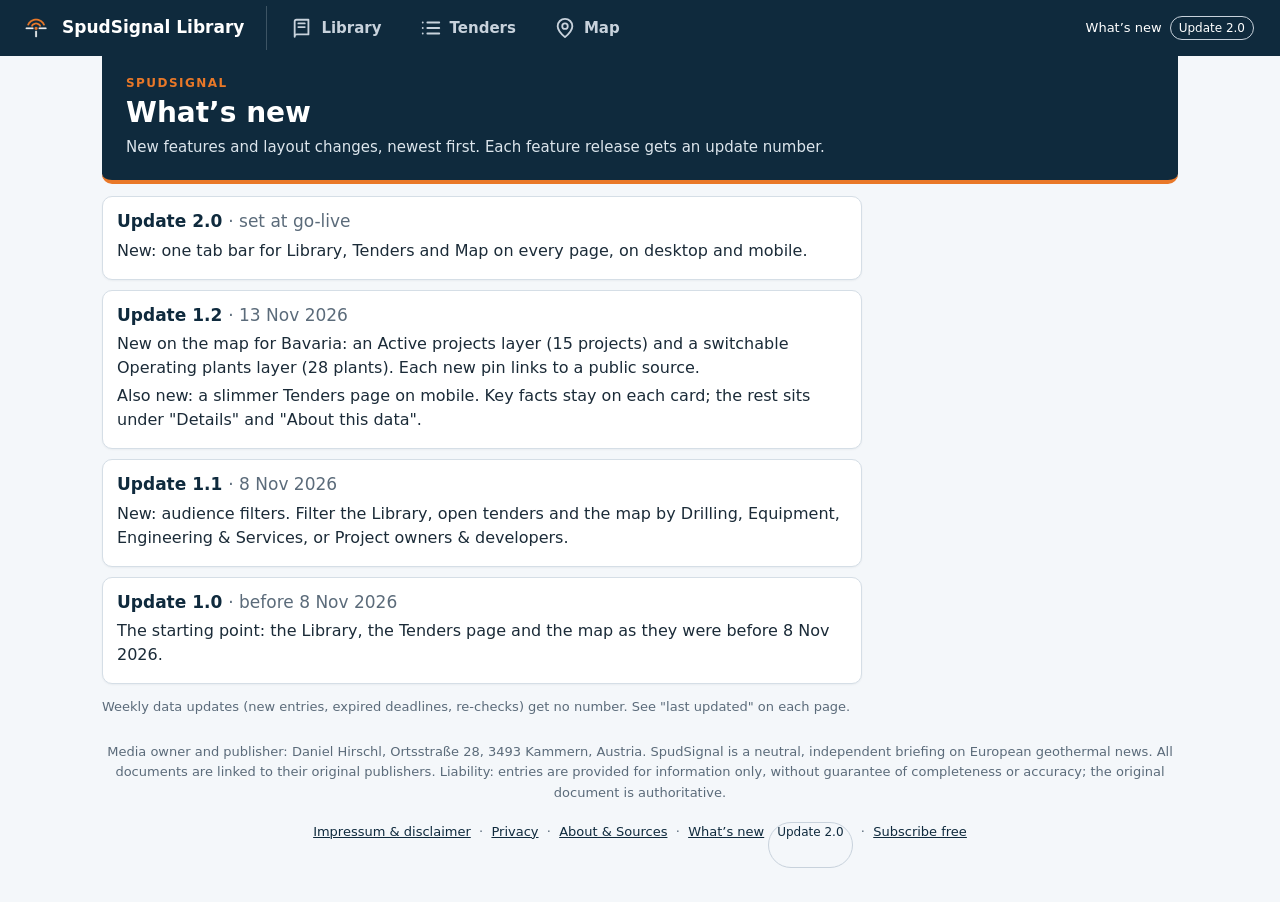
<file: handoff/tabs-2-0/prototype/whats-new/index.html>
<!doctype html><html lang="en"><head><meta charset="utf-8"><meta name="viewport" content="width=device-width,initial-scale=1">
<title>What’s new – SpudSignal Library</title><meta name="robots" content="noindex"><link rel="icon" href="/favicon.svg"><link rel="stylesheet" href="/assets/spudsignal.css"><script src="/assets/ss-url.js" defer></script>
<style>main.ss-main ol{list-style:none;padding:0;margin:0;max-width:760px} main.ss-main li h2{font-size:17px;margin:0 0 4px;color:var(--navy)} main.ss-main li .d{font-weight:400;color:#5B6B7A} main.ss-main li p{margin:0 0 4px} .note{font-size:13px;color:#5B6B7A;max-width:760px}</style></head>
<body class="has-appnav"><a class="skip" href="#content">Skip to content</a><nav class="appnav" aria-label="Main"><a class="ab" href="/" data-carry="/"><img src="/map/logo-v3-dark.png" alt="" width="32" height="32"><b>SpudSignal Library</b></a><div class="al"><a class="tab" href="/" data-carry="/"><svg width="22" height="22" viewBox="0 0 24 24" fill="none" stroke="currentColor" stroke-width="2" stroke-linecap="round" stroke-linejoin="round" aria-hidden="true" focusable="false"><path d="M4 19.5V5a2 2 0 0 1 2-2h13v16H6.5A2.5 2.5 0 0 0 4 21.5z"/><path d="M8 7h7"/><path d="M8 11h7"/></svg><span>Library</span></a><a class="tab" href="/tenders/" data-carry="/tenders/"><svg width="22" height="22" viewBox="0 0 24 24" fill="none" stroke="currentColor" stroke-width="2" stroke-linecap="round" stroke-linejoin="round" aria-hidden="true" focusable="false"><path d="M3 12h.01"/><path d="M3 18h.01"/><path d="M3 6h.01"/><path d="M8 12h13"/><path d="M8 18h13"/><path d="M8 6h13"/></svg><span>Tenders</span></a><a class="tab" href="/map/" data-carry="/map/"><svg width="22" height="22" viewBox="0 0 24 24" fill="none" stroke="currentColor" stroke-width="2" stroke-linecap="round" stroke-linejoin="round" aria-hidden="true" focusable="false"><path d="M20 10c0 5-8 12-8 12s-8-7-8-12a8 8 0 0 1 16 0z"/><circle cx="12" cy="10" r="3"/></svg><span>Map</span></a></div><a class="wn" href="/whats-new/" aria-current="page"><span>What’s new</span><span class="vtag" data-version>Update 2.0</span></a></nav><div class="ss-wrap"><header class="ss-head"><p class="k">SpudSignal</p><h1 id="content" tabindex="-1">What’s new</h1><p>New features and layout changes, newest first. Each feature release gets an update number.</p></header>
<main class="ss-main" style="padding:0"><ol><li class="ss-card"><h2>Update 2.0 <span class="d">· set at go-live</span></h2><p>New: one tab bar for Library, Tenders and Map on every page, on desktop and mobile.</p></li><li class="ss-card"><h2>Update 1.2 <span class="d">· 13 Nov 2026</span></h2><p>New on the map for Bavaria: an Active projects layer (15 projects) and a switchable Operating plants layer (28 plants). Each new pin links to a public source.</p><p>Also new: a slimmer Tenders page on mobile. Key facts stay on each card; the rest sits under "Details" and "About this data".</p></li><li class="ss-card"><h2>Update 1.1 <span class="d">· 8 Nov 2026</span></h2><p>New: audience filters. Filter the Library, open tenders and the map by Drilling, Equipment, Engineering &amp; Services, or Project owners &amp; developers.</p></li><li class="ss-card"><h2>Update 1.0 <span class="d">· before 8 Nov 2026</span></h2><p>The starting point: the Library, the Tenders page and the map as they were before 8 Nov 2026.</p></li></ol><p class="note">Weekly data updates (new entries, expired deadlines, re-checks) get no number. See "last updated" on each page.</p></main></div><footer class="ss-foot" data-ss-footer><p>Media owner and publisher: Daniel Hirschl, Ortsstraße 28, 3493 Kammern, Austria. SpudSignal is a neutral, independent briefing on European geothermal news. All documents are linked to their original publishers. Liability: entries are provided for information only, without guarantee of completeness or accuracy; the original document is authoritative.</p><p class="ss-links"><a href="https://impressum.spudsignal.com">Impressum &amp; disclaimer</a> &nbsp;·&nbsp; <a href="https://privacy.spudsignal.com">Privacy</a> &nbsp;·&nbsp; <a href="/tenders/#about-data">About &amp; Sources</a> &nbsp;·&nbsp; <a href="/whats-new/">What’s new</a><a class="vtag2" href="/whats-new/" aria-label="Update 2.0 – what’s new">Update 2.0</a> &nbsp;·&nbsp; <a href="https://spudsignal.beehiiv.com/subscribe">Subscribe free</a></p></footer></body></html>
</file>
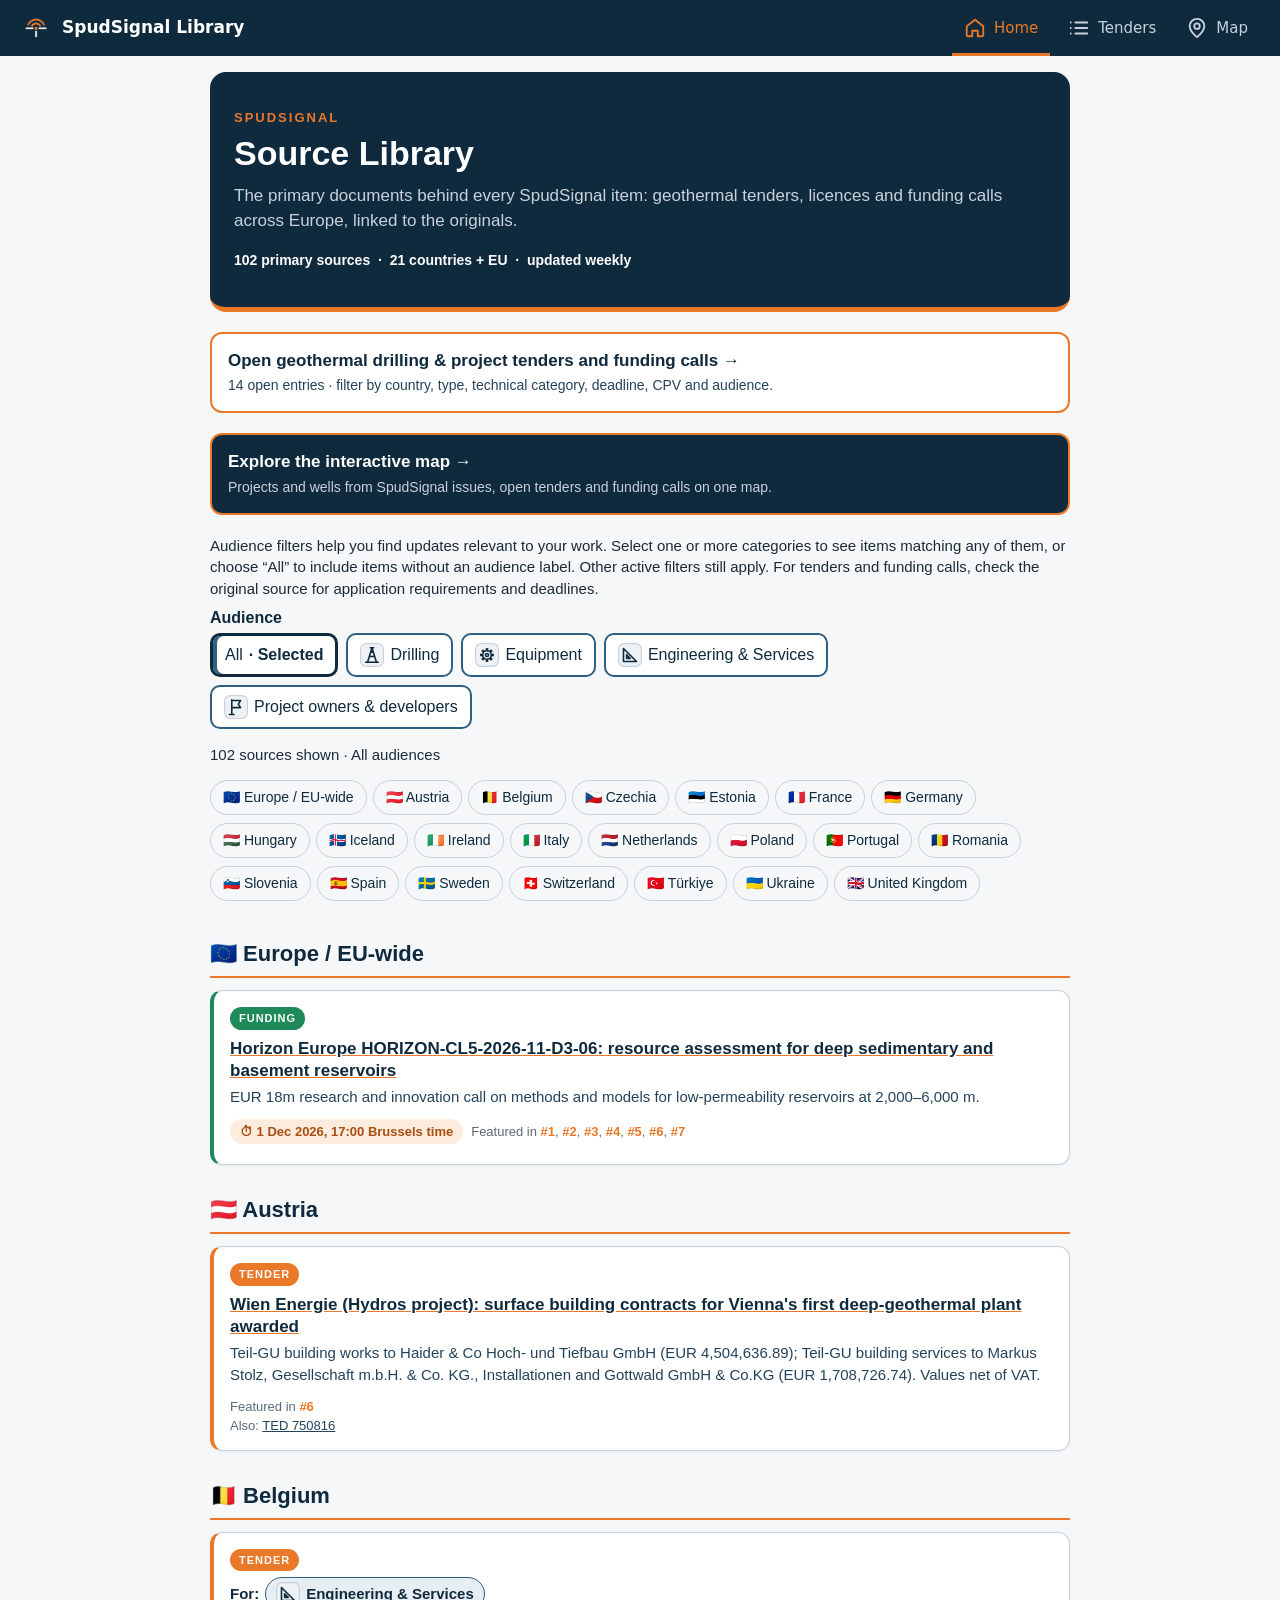
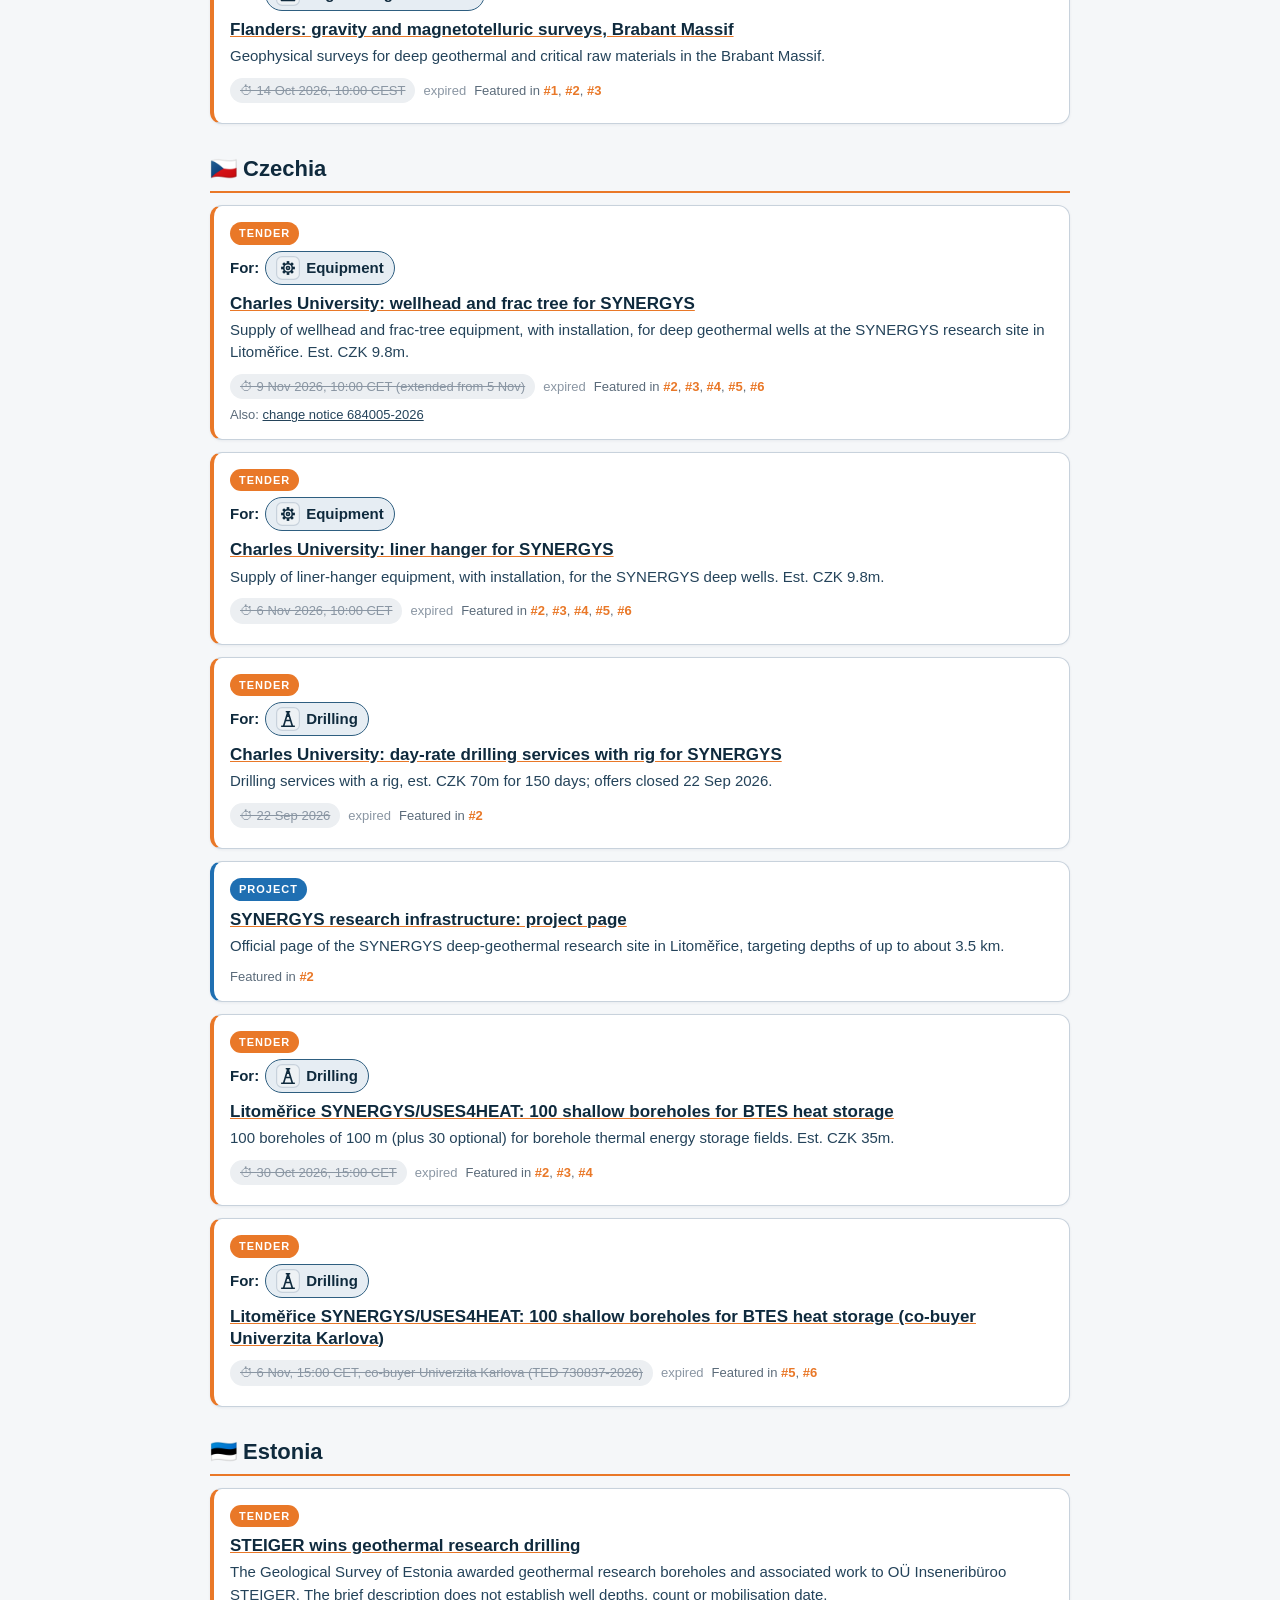
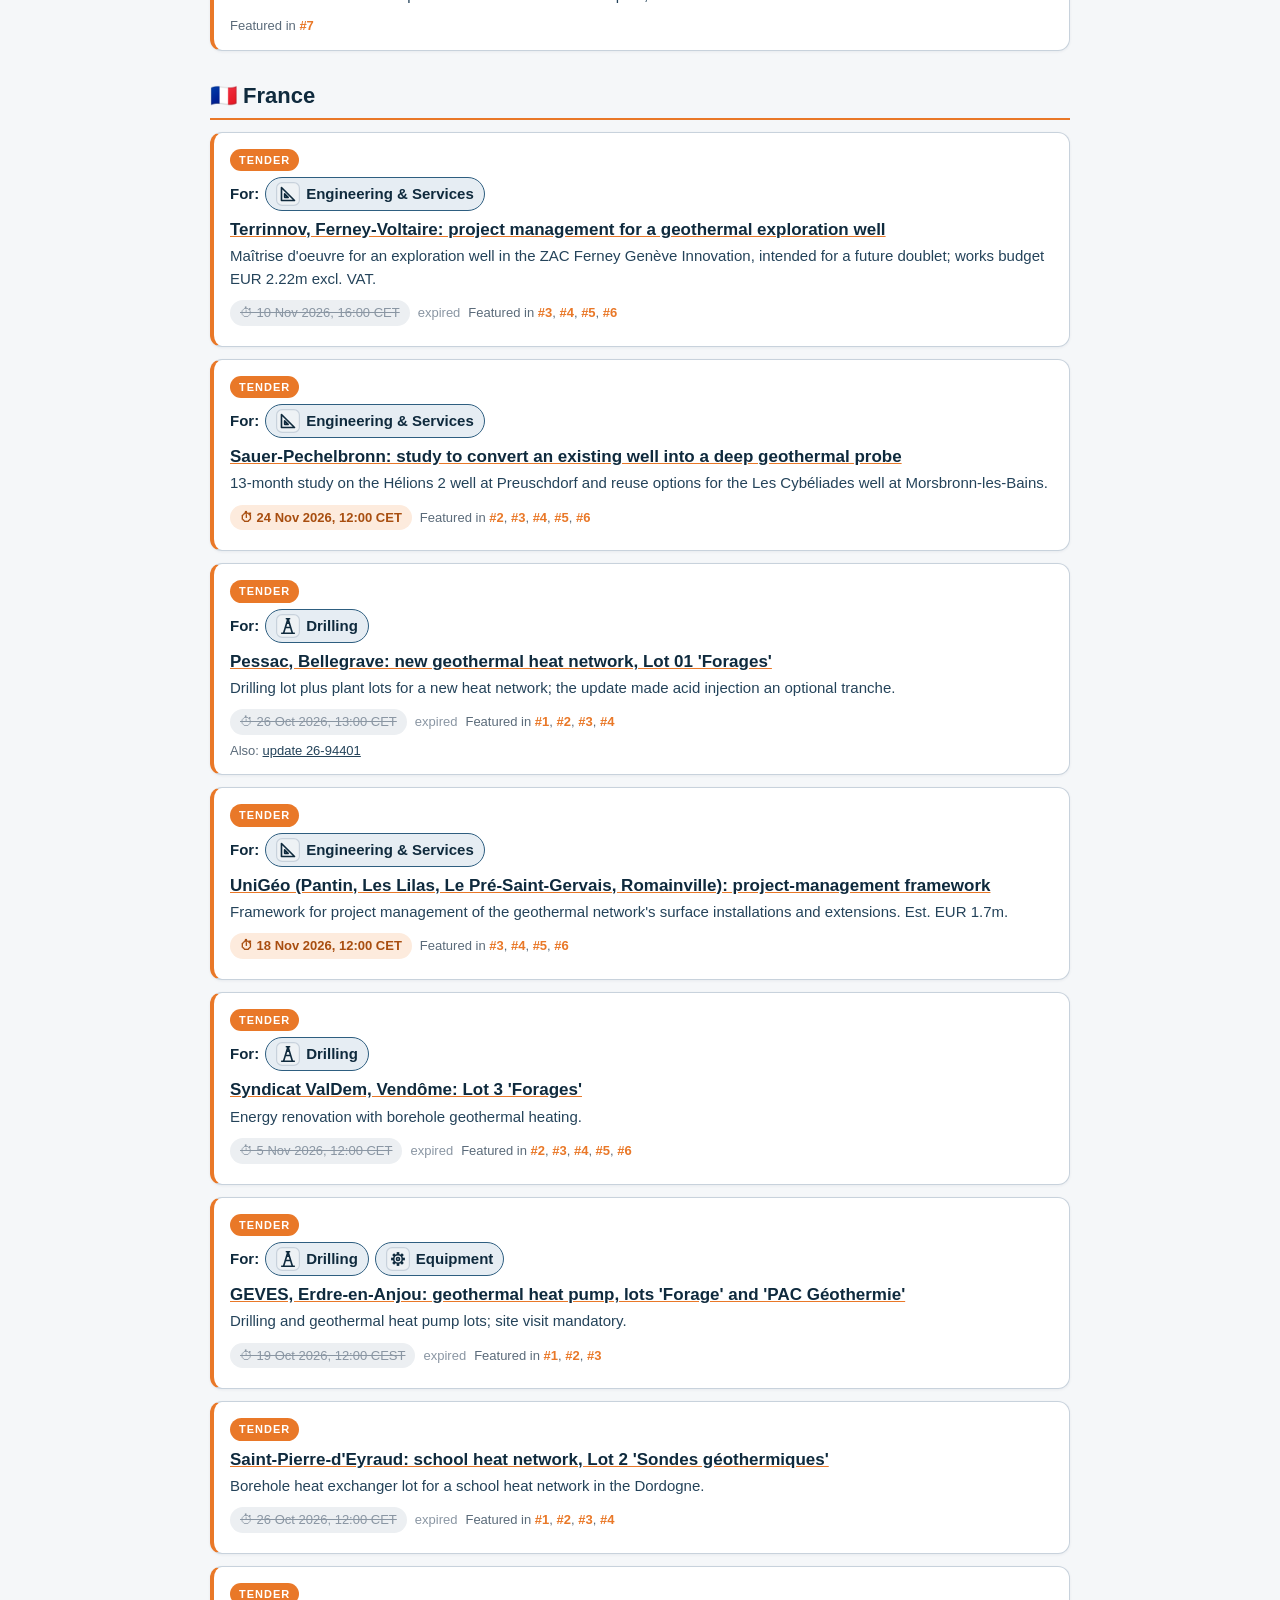
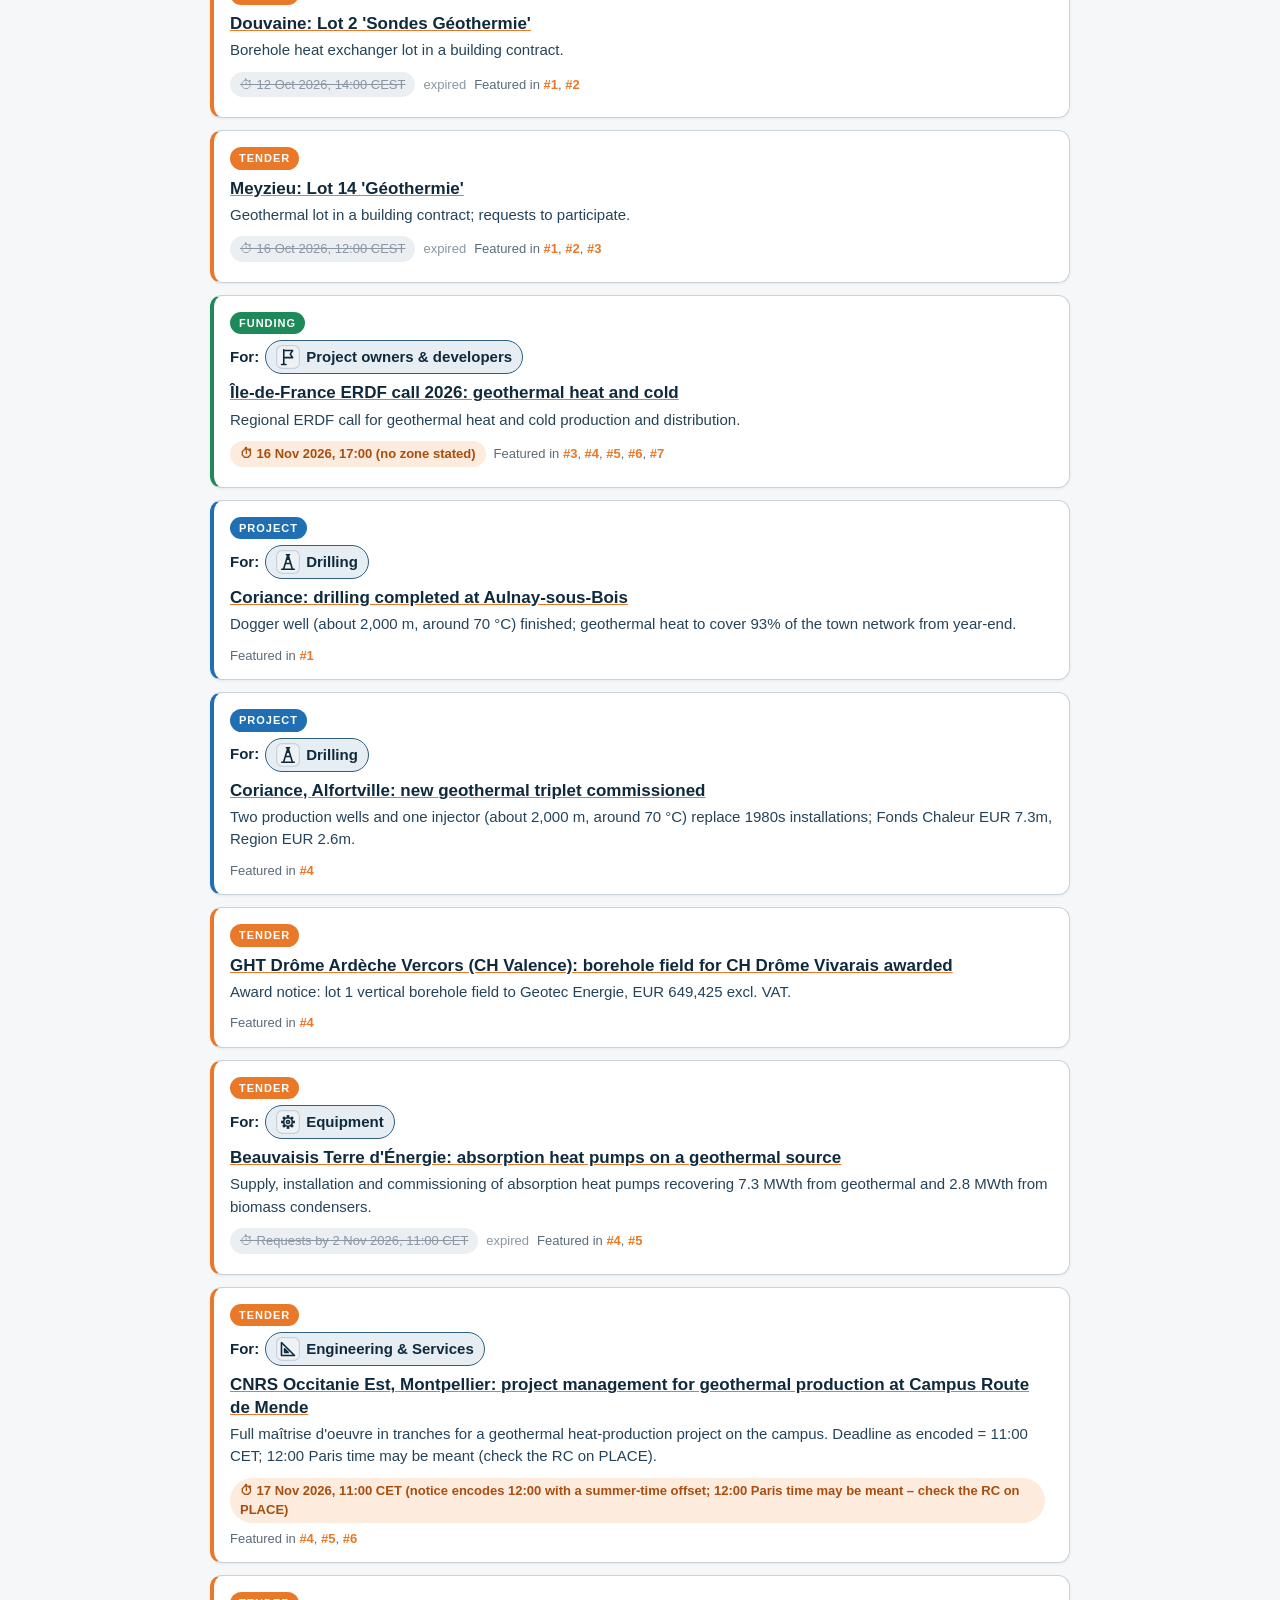
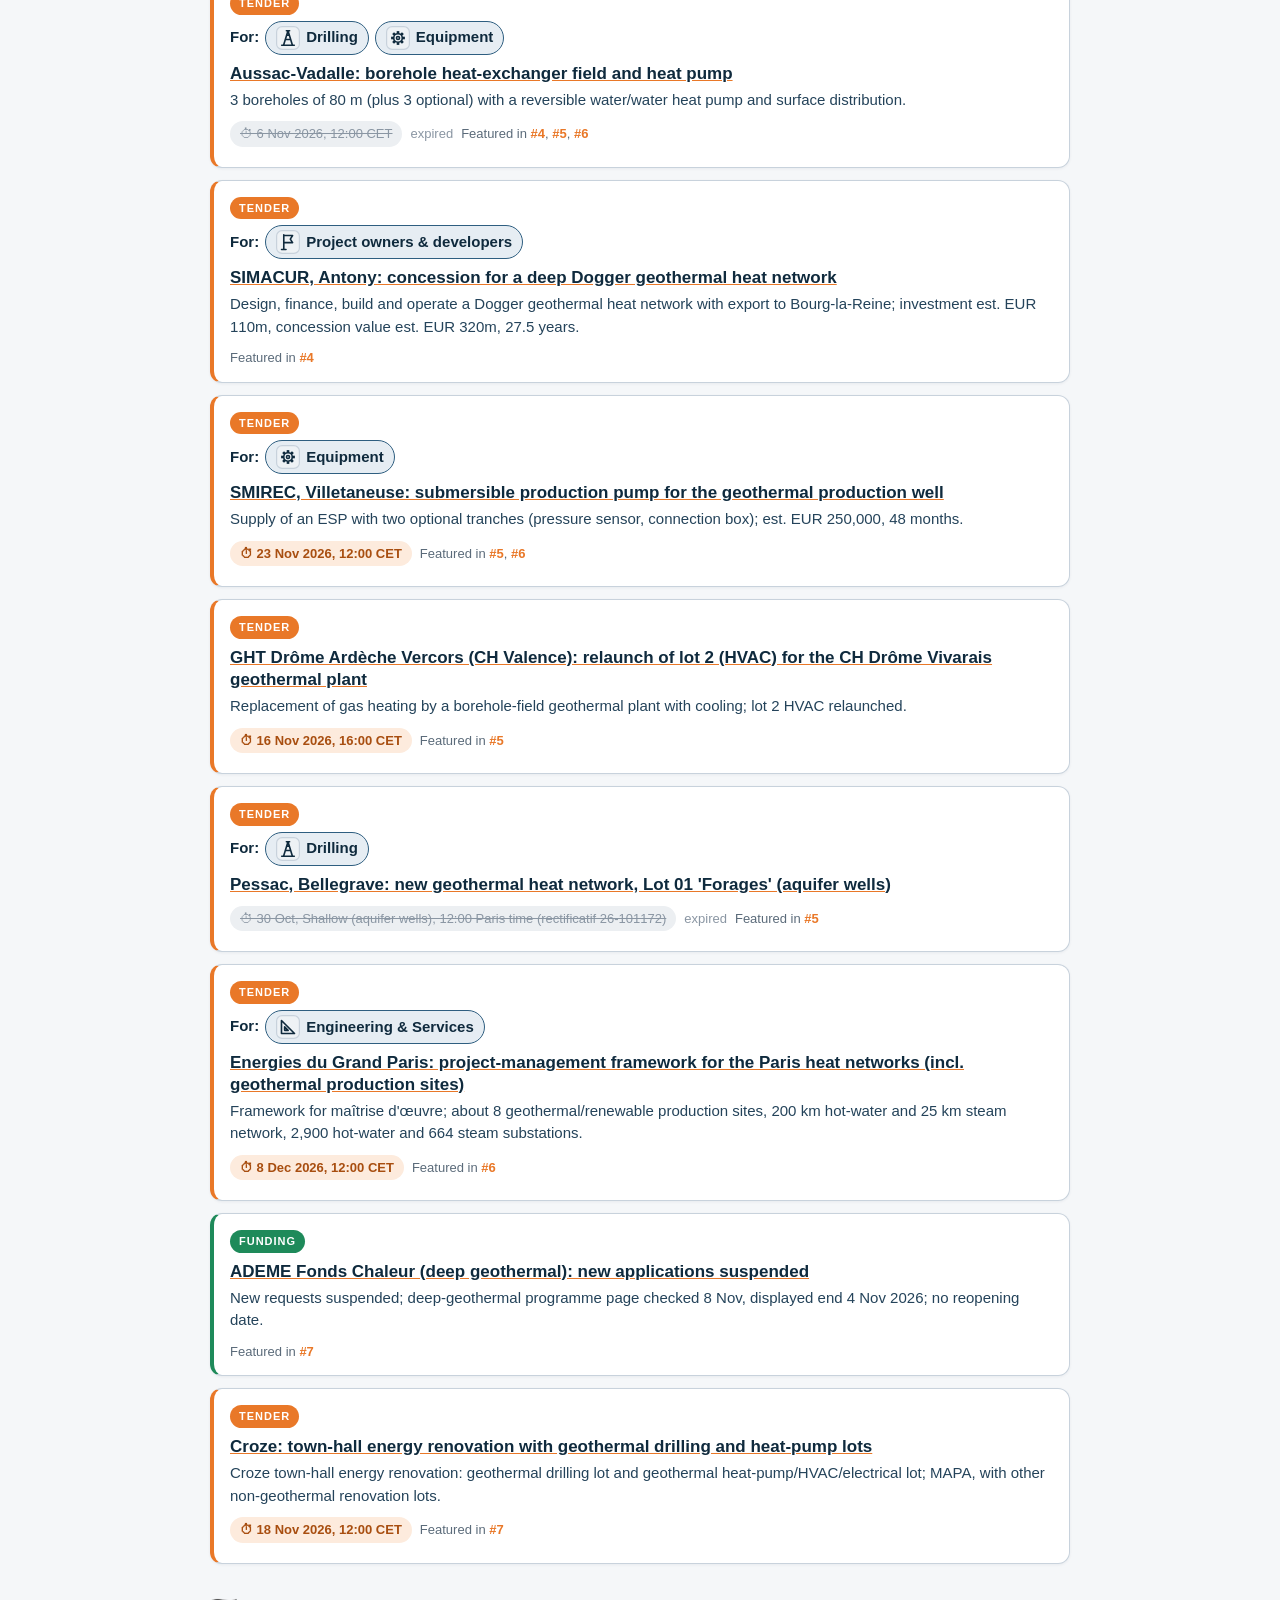
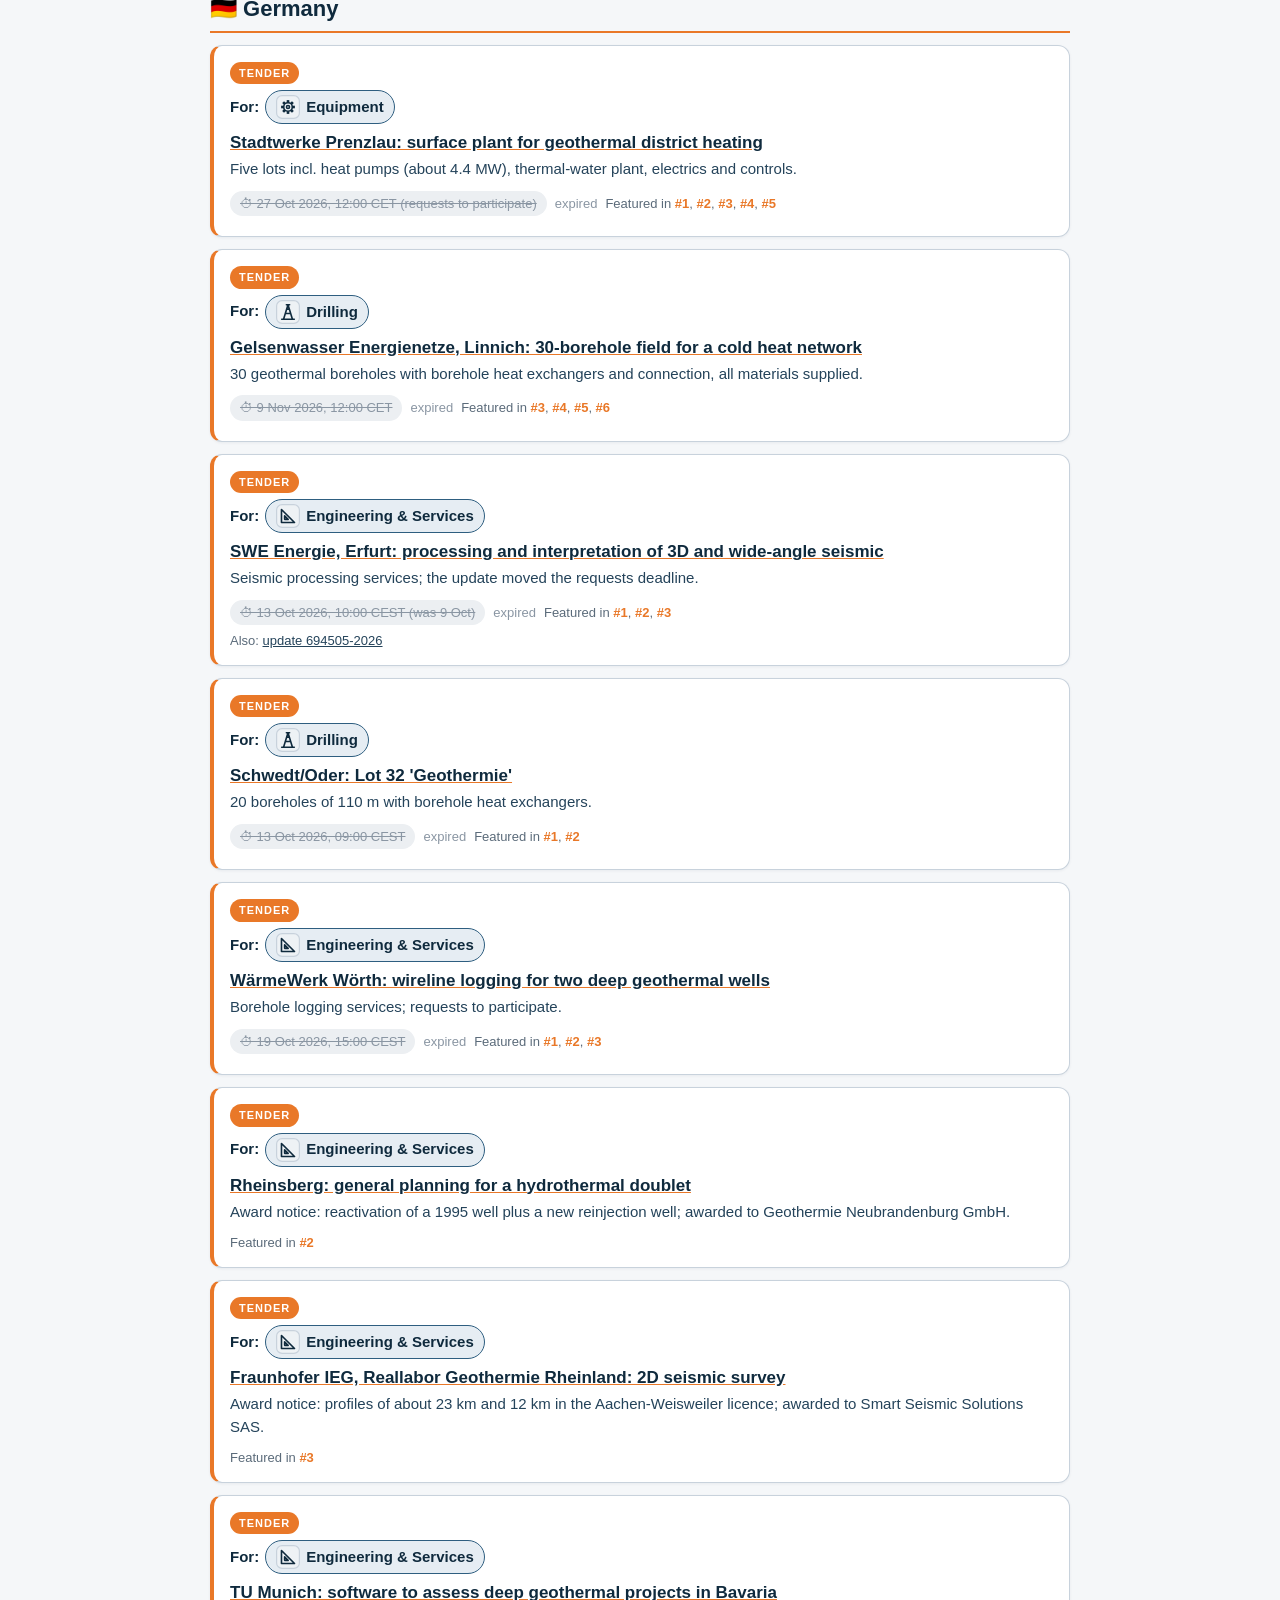
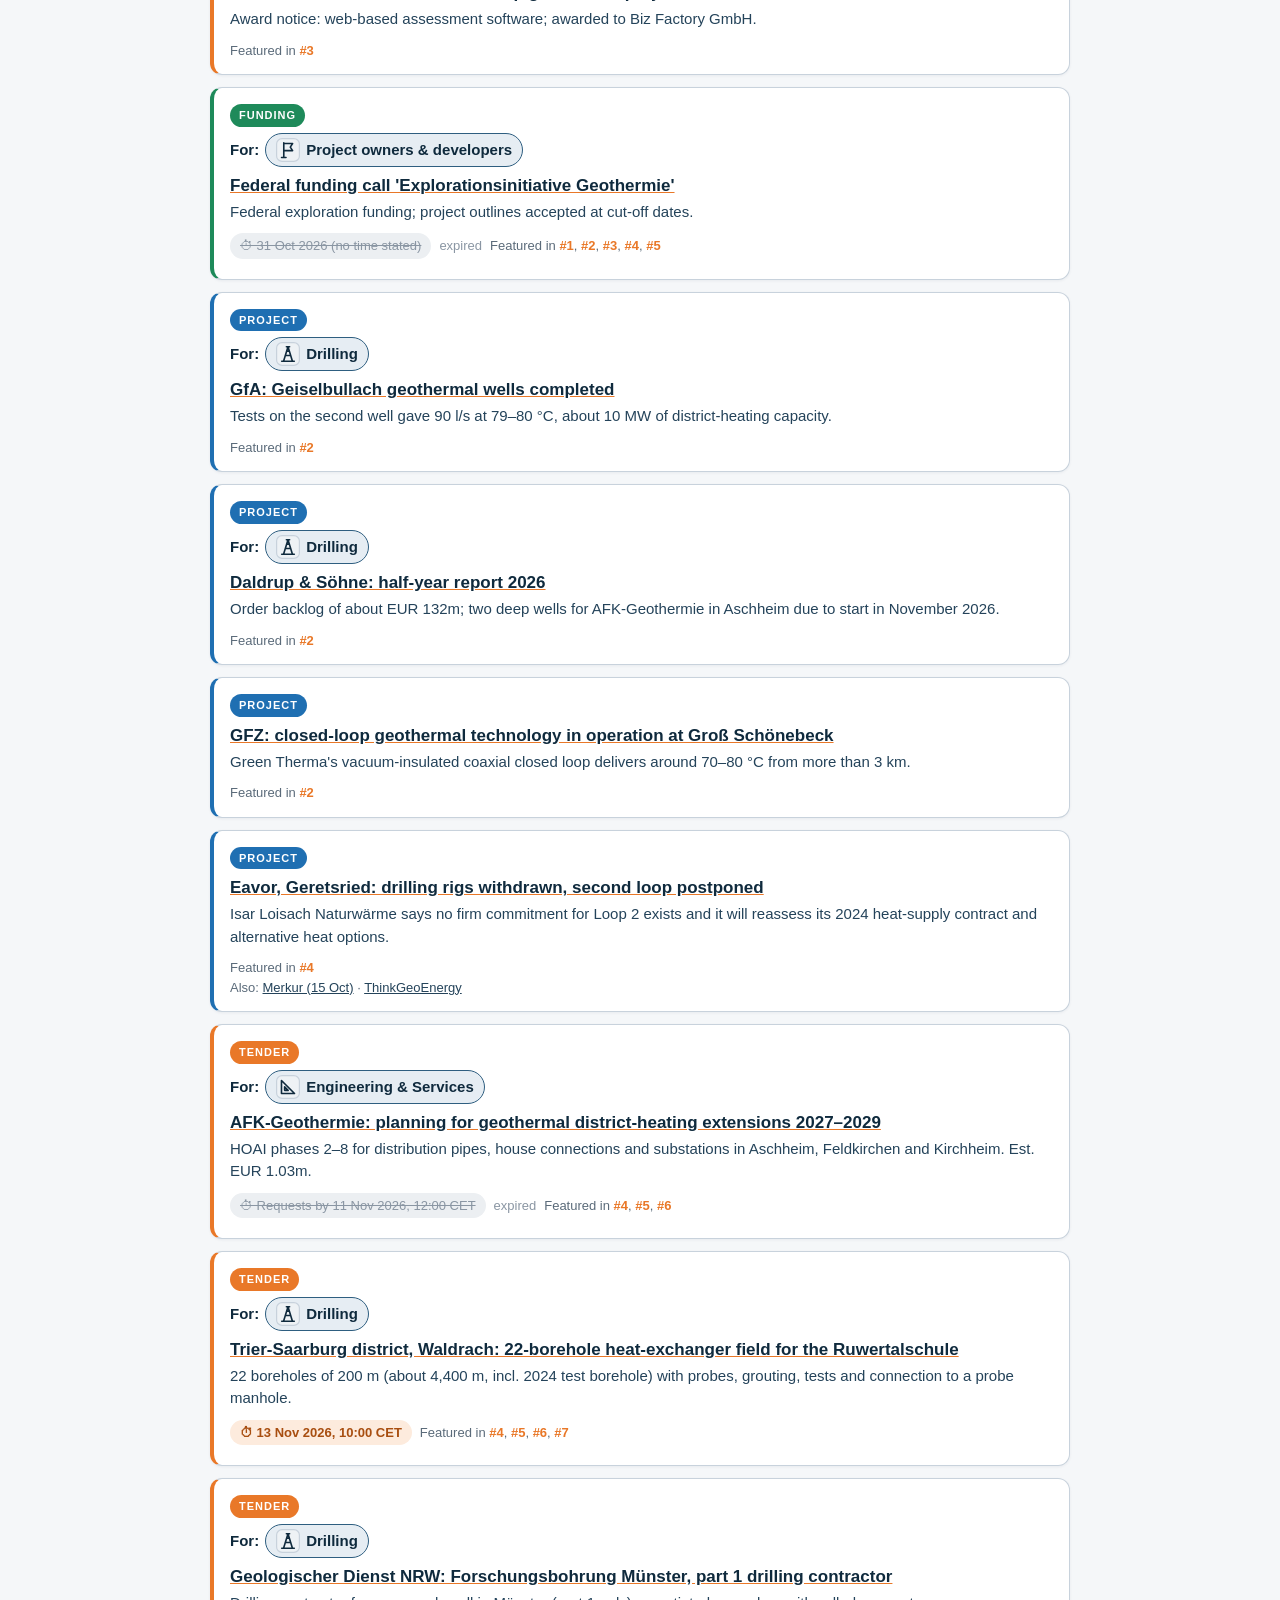
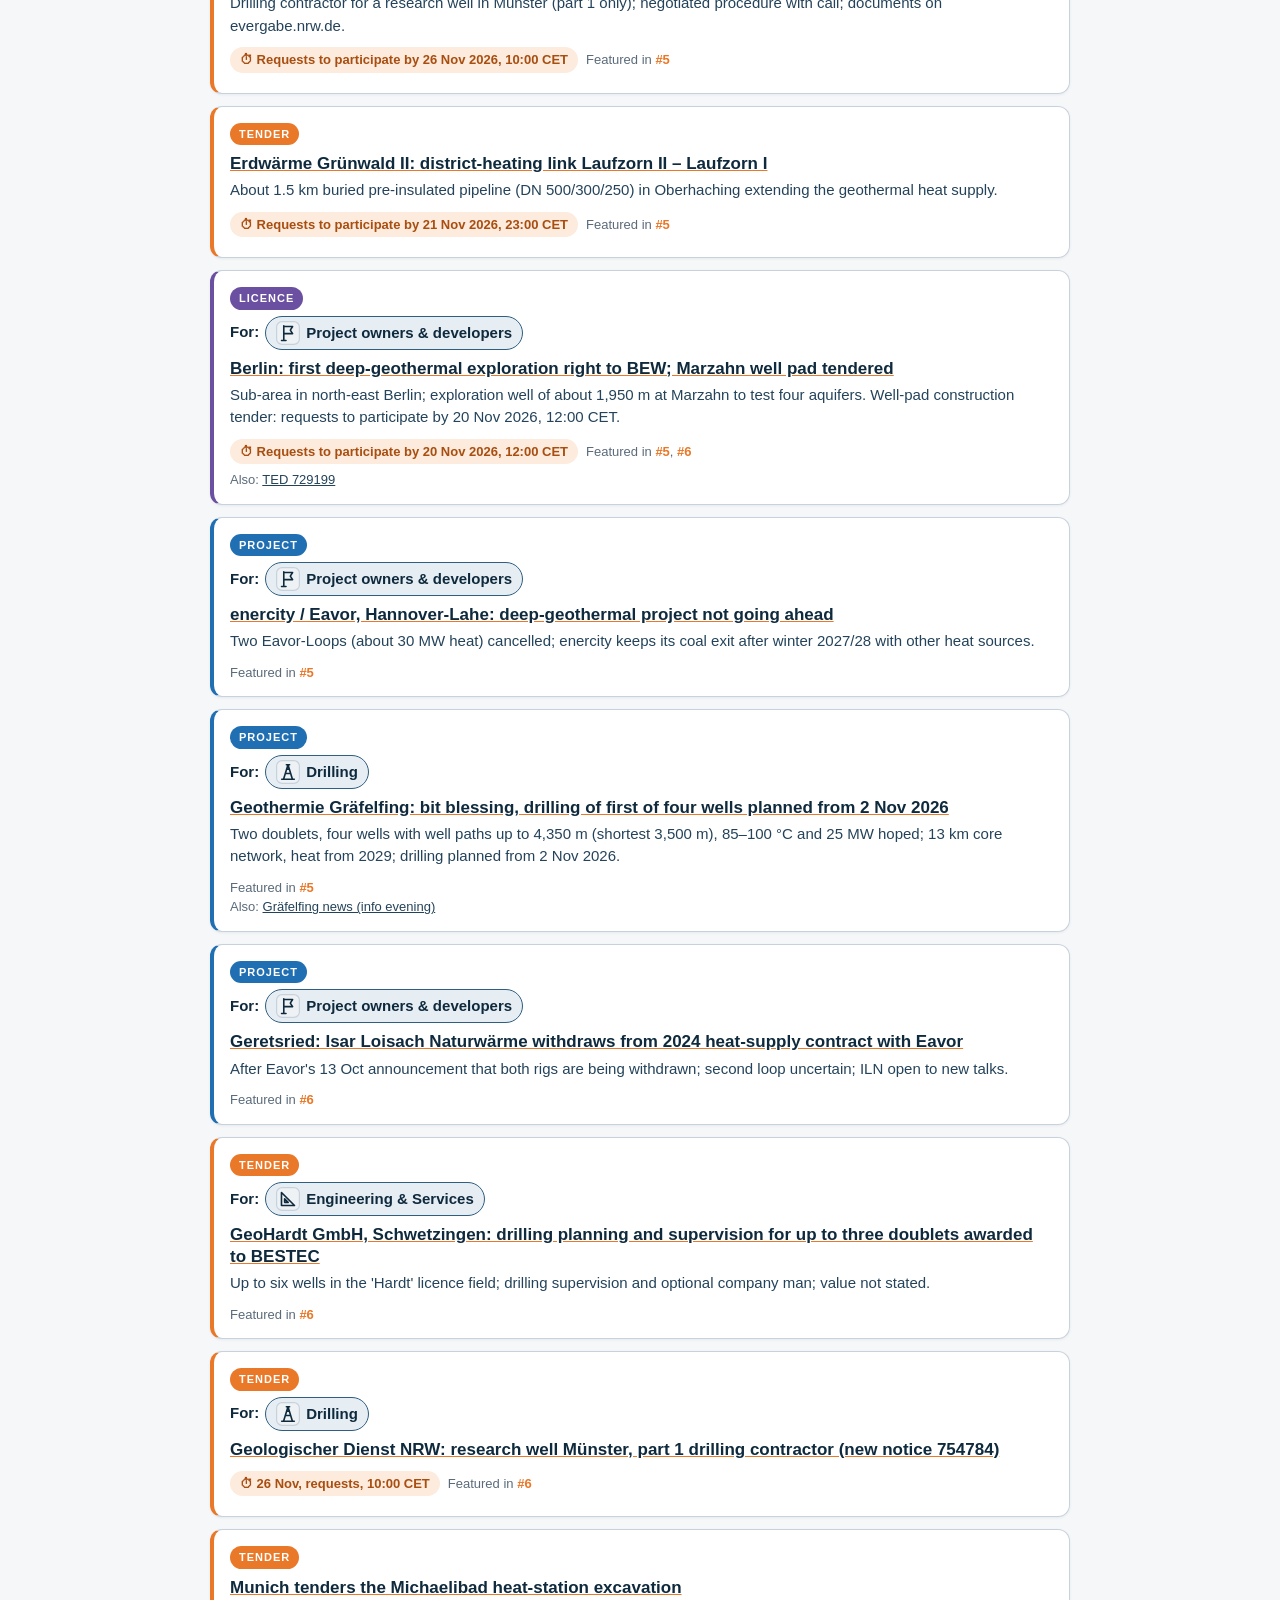
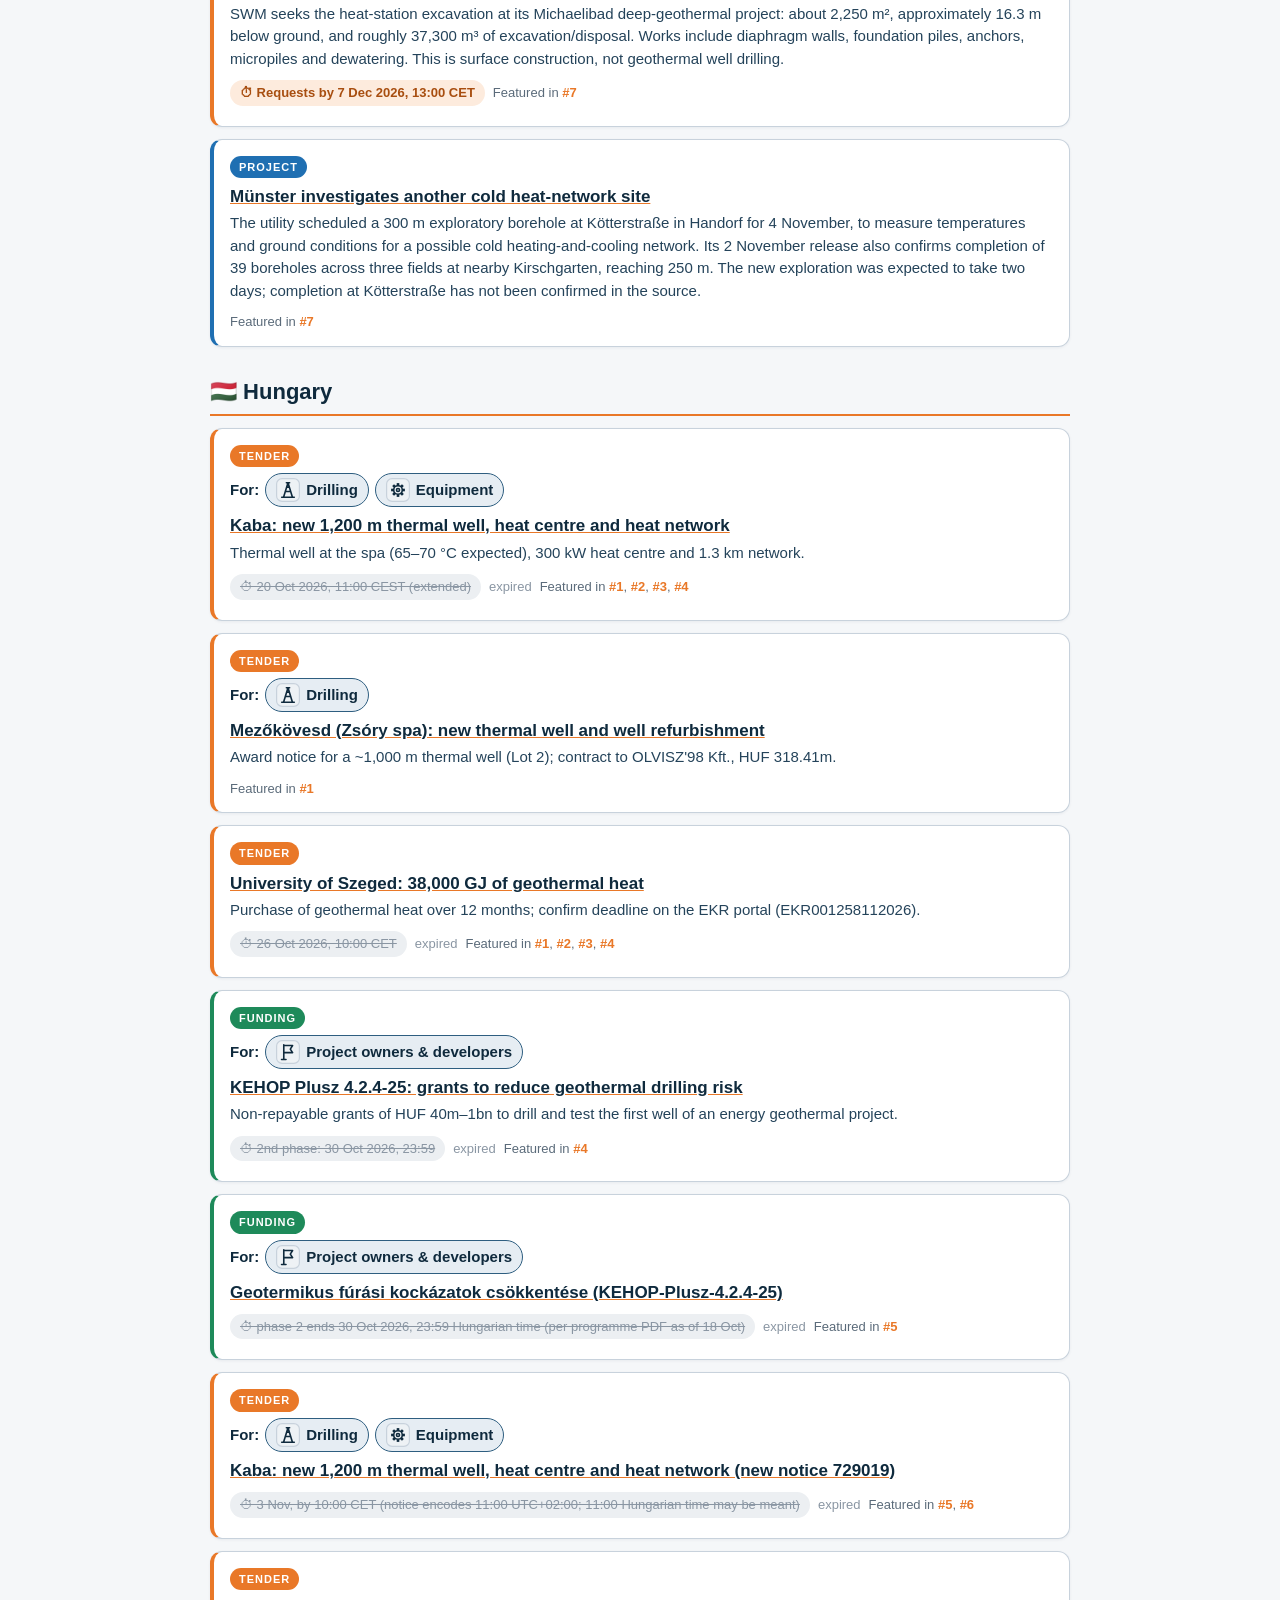
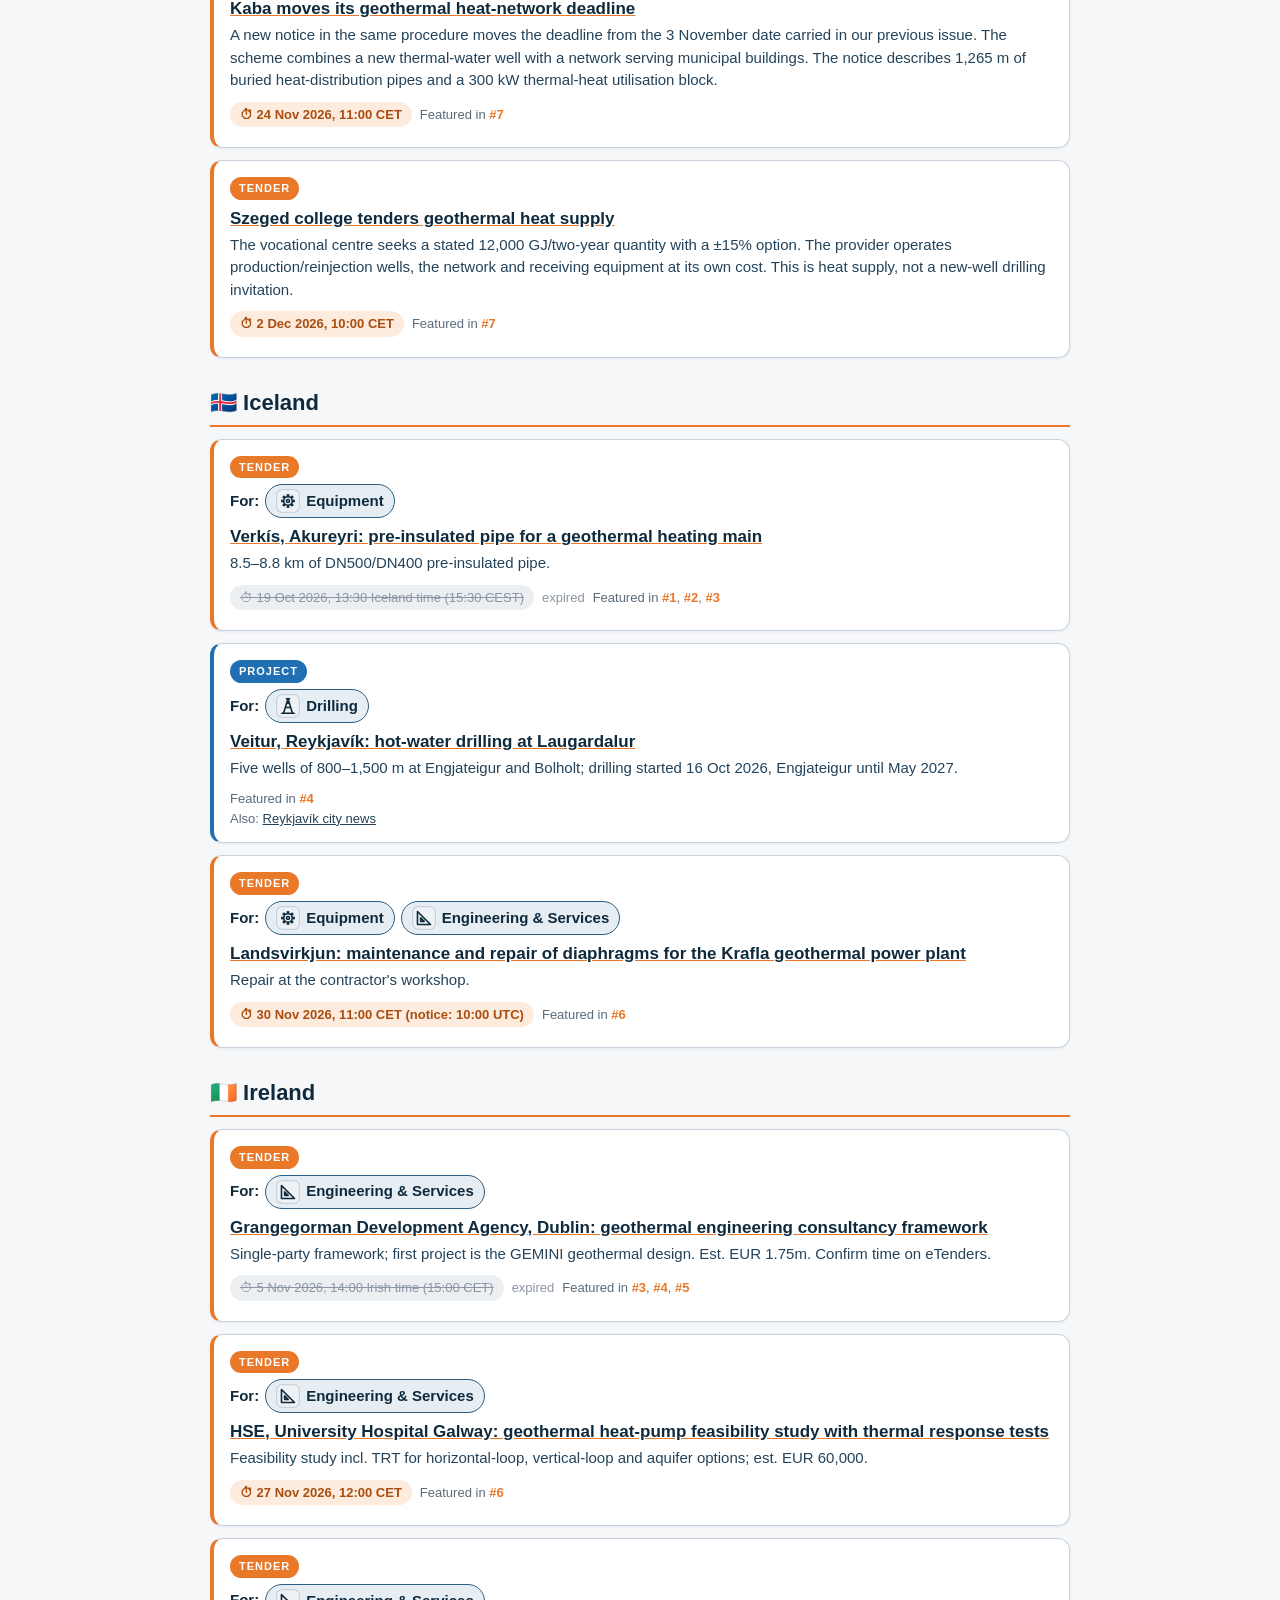
<file: handoff/tabs-2-0/generators/tabs/pretabs/index.html>
<!doctype html><html lang="en"><head><meta charset="utf-8"><meta name="viewport" content="width=device-width,initial-scale=1,viewport-fit=cover">
<title>SpudSignal Source Library: European geothermal tenders, licences and funding</title>
<meta name="description" content="Open geothermal tenders, licences and funding calls across Europe, linked to the original documents. 102 primary sources from 21 countries plus EU, updated weekly by SpudSignal.">
<link rel="canonical" href="https://library.spudsignal.com/">
<meta name="robots" content="index,follow">
<meta property="og:type" content="website">
<meta property="og:site_name" content="SpudSignal">
<meta property="og:title" content="SpudSignal Source Library: European geothermal tenders, licences and funding">
<meta property="og:description" content="Open geothermal tenders, licences and funding calls across Europe, linked to the original documents. 102 primary sources from 21 countries plus EU, updated weekly by SpudSignal.">
<meta property="og:url" content="https://library.spudsignal.com/">
<meta property="og:image" content="https://library.spudsignal.com/og.png">
<meta property="og:image:width" content="1200">
<meta property="og:image:height" content="627">
<meta property="og:image:alt" content="SpudSignal: European geothermal briefing">
<meta name="twitter:card" content="summary_large_image">
<meta name="twitter:title" content="SpudSignal Source Library: European geothermal tenders, licences and funding">
<meta name="twitter:description" content="Open geothermal tenders, licences and funding calls across Europe, linked to the original documents. 102 primary sources from 21 countries plus EU, updated weekly by SpudSignal.">
<meta name="twitter:image" content="https://library.spudsignal.com/og.png">
<link rel="icon" href="/favicon.svg" type="image/svg+xml">
<link rel="icon" href="/favicon-32.png" type="image/png" sizes="32x32">
<link rel="apple-touch-icon" href="/apple-touch-icon.png">
<meta name="theme-color" content="#0F2A3D">
<link rel="stylesheet" href="/audience/badges.css">
<style id="appnav-css">/* appnav v3: identical on /, /tenders/, /map/ */
.appnav{position:fixed;z-index:1200;left:0;right:0;background:#0F2A3D;font-family:"DejaVu Sans",Verdana,system-ui,sans-serif;box-sizing:border-box}
.appnav *{box-sizing:border-box}.appnav a{text-decoration:none}
.appnav .al a{display:flex;align-items:center;color:#C8D2DC}
.appnav .al a[aria-current="page"]{color:#E97828}
.appnav a:focus-visible{outline:2px solid #E97828;outline-offset:-3px}
@media(min-width:761px){.appnav{top:0;height:56px;display:flex;align-items:center;padding:0 20px}
.appnav .ab{display:flex;align-items:center;gap:10px;color:#fff;font-size:17px}.appnav .ab img{height:32px;width:auto}
.appnav .al{margin-left:auto;display:flex;gap:6px;height:100%}
.appnav .al a{gap:8px;padding:0 12px;font-size:15px;border-bottom:3px solid transparent;border-top:3px solid transparent}
.appnav .al a[aria-current="page"]{border-bottom-color:#E97828}.appnav .al a:hover{color:#fff}
body.has-appnav{padding-top:56px}}
@media(max-width:760px){.appnav{bottom:0;padding:0 env(safe-area-inset-right) env(safe-area-inset-bottom) env(safe-area-inset-left)}
.appnav .ab{display:none}.appnav .al{display:flex}
.appnav .al a{flex:1;min-height:56px;flex-direction:column;justify-content:center;gap:2px;font-size:12px;border-top:3px solid transparent}
.appnav .al a[aria-current="page"]{border-top-color:#E97828}
body.has-appnav{padding-bottom:calc(64px + env(safe-area-inset-bottom))}}
</style>
</head><body class="has-appnav" style="margin:0;background:#F5F7F9;">
<div style="font-family:-apple-system,BlinkMacSystemFont,'Segoe UI',Roboto,Helvetica,Arial,sans-serif;max-width:860px;margin:0 auto;padding:0 12px;color:#0F2A3D;line-height:1.5;">
<div style="background:#0F2A3D;border-radius:16px;padding:36px 24px;margin:16px 0 20px;border-bottom:5px solid #E97828;"><p style="margin:0 0 6px;color:#E97828;font-size:13px;font-weight:700;letter-spacing:2px;text-transform:uppercase;">SpudSignal</p><h1 style="margin:0 0 10px;color:#fff;font-size:34px;line-height:1.15;">Source Library</h1><p style="margin:0 0 16px;color:#C8D2DC;font-size:17px;">The primary documents behind every SpudSignal item: geothermal tenders, licences and funding calls across Europe, linked to the originals.</p><p style="margin:0;color:#fff;font-size:14px;font-weight:600;">102 primary sources &nbsp;·&nbsp; 21 countries + EU &nbsp;·&nbsp; updated weekly</p></div>
<style>.tl{display:block;background:#fff;border:2px solid #E97828;border-radius:12px;padding:14px 16px;margin:0 0 20px;color:#0F2A3D;text-decoration:none;transition:background .15s}.tl:hover,.tl:focus{background:#FDEBDD;outline:none}.tl:focus-visible{outline:3px solid #0F2A3D;outline-offset:2px}</style><a class="tl" href="/tenders/"><strong style="font-size:17px;">Open geothermal drilling &amp; project tenders and funding calls &rarr;</strong><br><span style="font-size:14px;color:#24435A;"><span data-tenders-count>23</span> open entries · filter by country, type, technical category, deadline, CPV and audience.</span></a>
<a class="tl" href="/map/" style="background:#0F2A3D;color:#fff;border-color:#E97828"><strong style="font-size:17px;">Explore the interactive map &rarr;</strong><br><span style="font-size:14px;color:#C8D2DC;">Projects and wells from SpudSignal issues, open tenders and funding calls on one map.</span></a>
<!-- audience-notes-start -->
<p class="audhelp" id="aud-help">Audience filters help you find updates relevant to your work. Select one or more categories to see items matching any of them, or choose “All” to include items without an audience label. Other active filters still apply. For tenders and funding calls, check the original source for application requirements and deadlines.</p>
<p class="audempty" id="aud-empty" hidden>No entries carry the selected audience labels. Entries without an audience label stay in All.</p>
<!-- audience-notes-end -->
<!-- audience-bar-start -->
<div class="audblock" id="audience-bar">
<h2 class="audheading" id="aud-heading">Audience</h2>
<div class="audrow" role="group" aria-labelledby="aud-heading">
<button type="button" class="audchip audall" id="aud-all" aria-pressed="true">All</button>
<button type="button" class="audchip" data-g="audience" data-v="Drilling" aria-pressed="false"><img class="audsym" src="/symbols/aud-drilling.svg" alt="" width="24" height="24"><span class="audname">Drilling</span></button>
<button type="button" class="audchip" data-g="audience" data-v="Equipment" aria-pressed="false"><img class="audsym" src="/symbols/aud-equipment.svg" alt="" width="24" height="24"><span class="audname">Equipment</span></button>
<button type="button" class="audchip" data-g="audience" data-v="Engineering &amp; Services" aria-pressed="false"><img class="audsym" src="/symbols/aud-engineering.svg" alt="" width="24" height="24"><span class="audname">Engineering &amp; Services</span></button>
<button type="button" class="audchip" data-g="audience" data-v="Project owners &amp; developers" aria-pressed="false"><img class="audsym" src="/symbols/aud-owners.svg" alt="" width="24" height="24"><span class="audname">Project owners &amp; developers</span></button>
</div>
<p class="audcount" id="aud-count" role="status"></p>
</div>
<!-- audience-bar-end -->

<p style="margin:0 0 20px;"><a href="#lib-europeeuwide" style="display:inline-block;margin:0 6px 8px 0;padding:6px 12px;border:1px solid #C8D2DC;border-radius:999px;background:#F5F7F9;color:#0F2A3D;text-decoration:none;font-size:14px;white-space:nowrap;">🇪🇺 Europe / EU-wide</a><a href="#lib-austria" style="display:inline-block;margin:0 6px 8px 0;padding:6px 12px;border:1px solid #C8D2DC;border-radius:999px;background:#F5F7F9;color:#0F2A3D;text-decoration:none;font-size:14px;white-space:nowrap;">🇦🇹 Austria</a><a href="#lib-belgium" style="display:inline-block;margin:0 6px 8px 0;padding:6px 12px;border:1px solid #C8D2DC;border-radius:999px;background:#F5F7F9;color:#0F2A3D;text-decoration:none;font-size:14px;white-space:nowrap;">🇧🇪 Belgium</a><a href="#lib-czechia" style="display:inline-block;margin:0 6px 8px 0;padding:6px 12px;border:1px solid #C8D2DC;border-radius:999px;background:#F5F7F9;color:#0F2A3D;text-decoration:none;font-size:14px;white-space:nowrap;">🇨🇿 Czechia</a><a href="#lib-estonia" style="display:inline-block;margin:0 6px 8px 0;padding:6px 12px;border:1px solid #C8D2DC;border-radius:999px;background:#F5F7F9;color:#0F2A3D;text-decoration:none;font-size:14px;white-space:nowrap;">🇪🇪 Estonia</a><a href="#lib-france" style="display:inline-block;margin:0 6px 8px 0;padding:6px 12px;border:1px solid #C8D2DC;border-radius:999px;background:#F5F7F9;color:#0F2A3D;text-decoration:none;font-size:14px;white-space:nowrap;">🇫🇷 France</a><a href="#lib-germany" style="display:inline-block;margin:0 6px 8px 0;padding:6px 12px;border:1px solid #C8D2DC;border-radius:999px;background:#F5F7F9;color:#0F2A3D;text-decoration:none;font-size:14px;white-space:nowrap;">🇩🇪 Germany</a><a href="#lib-hungary" style="display:inline-block;margin:0 6px 8px 0;padding:6px 12px;border:1px solid #C8D2DC;border-radius:999px;background:#F5F7F9;color:#0F2A3D;text-decoration:none;font-size:14px;white-space:nowrap;">🇭🇺 Hungary</a><a href="#lib-iceland" style="display:inline-block;margin:0 6px 8px 0;padding:6px 12px;border:1px solid #C8D2DC;border-radius:999px;background:#F5F7F9;color:#0F2A3D;text-decoration:none;font-size:14px;white-space:nowrap;">🇮🇸 Iceland</a><a href="#lib-ireland" style="display:inline-block;margin:0 6px 8px 0;padding:6px 12px;border:1px solid #C8D2DC;border-radius:999px;background:#F5F7F9;color:#0F2A3D;text-decoration:none;font-size:14px;white-space:nowrap;">🇮🇪 Ireland</a><a href="#lib-italy" style="display:inline-block;margin:0 6px 8px 0;padding:6px 12px;border:1px solid #C8D2DC;border-radius:999px;background:#F5F7F9;color:#0F2A3D;text-decoration:none;font-size:14px;white-space:nowrap;">🇮🇹 Italy</a><a href="#lib-netherlands" style="display:inline-block;margin:0 6px 8px 0;padding:6px 12px;border:1px solid #C8D2DC;border-radius:999px;background:#F5F7F9;color:#0F2A3D;text-decoration:none;font-size:14px;white-space:nowrap;">🇳🇱 Netherlands</a><a href="#lib-poland" style="display:inline-block;margin:0 6px 8px 0;padding:6px 12px;border:1px solid #C8D2DC;border-radius:999px;background:#F5F7F9;color:#0F2A3D;text-decoration:none;font-size:14px;white-space:nowrap;">🇵🇱 Poland</a><a href="#lib-portugal" style="display:inline-block;margin:0 6px 8px 0;padding:6px 12px;border:1px solid #C8D2DC;border-radius:999px;background:#F5F7F9;color:#0F2A3D;text-decoration:none;font-size:14px;white-space:nowrap;">🇵🇹 Portugal</a><a href="#lib-romania" style="display:inline-block;margin:0 6px 8px 0;padding:6px 12px;border:1px solid #C8D2DC;border-radius:999px;background:#F5F7F9;color:#0F2A3D;text-decoration:none;font-size:14px;white-space:nowrap;">🇷🇴 Romania</a><a href="#lib-slovenia" style="display:inline-block;margin:0 6px 8px 0;padding:6px 12px;border:1px solid #C8D2DC;border-radius:999px;background:#F5F7F9;color:#0F2A3D;text-decoration:none;font-size:14px;white-space:nowrap;">🇸🇮 Slovenia</a><a href="#lib-spain" style="display:inline-block;margin:0 6px 8px 0;padding:6px 12px;border:1px solid #C8D2DC;border-radius:999px;background:#F5F7F9;color:#0F2A3D;text-decoration:none;font-size:14px;white-space:nowrap;">🇪🇸 Spain</a><a href="#lib-sweden" style="display:inline-block;margin:0 6px 8px 0;padding:6px 12px;border:1px solid #C8D2DC;border-radius:999px;background:#F5F7F9;color:#0F2A3D;text-decoration:none;font-size:14px;white-space:nowrap;">🇸🇪 Sweden</a><a href="#lib-switzerland" style="display:inline-block;margin:0 6px 8px 0;padding:6px 12px;border:1px solid #C8D2DC;border-radius:999px;background:#F5F7F9;color:#0F2A3D;text-decoration:none;font-size:14px;white-space:nowrap;">🇨🇭 Switzerland</a><a href="#lib-türkiye" style="display:inline-block;margin:0 6px 8px 0;padding:6px 12px;border:1px solid #C8D2DC;border-radius:999px;background:#F5F7F9;color:#0F2A3D;text-decoration:none;font-size:14px;white-space:nowrap;">🇹🇷 Türkiye</a><a href="#lib-ukraine" style="display:inline-block;margin:0 6px 8px 0;padding:6px 12px;border:1px solid #C8D2DC;border-radius:999px;background:#F5F7F9;color:#0F2A3D;text-decoration:none;font-size:14px;white-space:nowrap;">🇺🇦 Ukraine</a><a href="#lib-unitedkingdom" style="display:inline-block;margin:0 6px 8px 0;padding:6px 12px;border:1px solid #C8D2DC;border-radius:999px;background:#F5F7F9;color:#0F2A3D;text-decoration:none;font-size:14px;white-space:nowrap;">🇬🇧 United Kingdom</a></p>
<h2 id="lib-europeeuwide" style="margin:28px 0 12px;font-size:22px;color:#0F2A3D;border-bottom:2px solid #E97828;padding-bottom:6px;">🇪🇺 Europe / EU-wide</h2>
<div class="libcard" data-audience="" data-audience-status="untagged" data-audience-approved="false" style="background:#fff;border:1px solid #C8D2DC;border-left:4px solid #1E8A5A;border-radius:12px;padding:14px 16px;margin:0 0 12px;box-shadow:0 1px 3px rgba(15,42,61,0.06);"><span style="display:inline-block;background:#1E8A5A;color:#fff;font-size:11px;font-weight:700;letter-spacing:1px;text-transform:uppercase;padding:3px 9px;border-radius:999px;">Funding</span><p style="margin:8px 0 4px;font-size:17px;font-weight:700;line-height:1.3;"><a href="https://ec.europa.eu/info/funding-tenders/opportunities/portal/screen/opportunities/topic-details/horizon-cl5-2026-11-d3-06" style="color:#0F2A3D;text-decoration:underline;text-decoration-color:#E97828;">Horizon Europe HORIZON-CL5-2026-11-D3-06: resource assessment for deep sedimentary and basement reservoirs</a></p><p style="margin:0 0 10px;font-size:15px;color:#24435A;">EUR 18m research and innovation call on methods and models for low-permeability reservoirs at 2,000–6,000 m.</p><p style="margin:0;font-size:13px;"><span style="display:inline-block;margin:0 8px 6px 0;padding:3px 10px;border-radius:999px;background:#FDEBDD;color:#A84E10;font-weight:600;">⏱ 1 Dec 2026, 17:00 Brussels time</span><span style="color:#5B6B7A;white-space:nowrap;">Featured in <a href="https://spudsignal.beehiiv.com/p/spudsignal-1-prenzlau-plant-kaba-well-erzurum-licences" style="color:#E97828;font-weight:700;text-decoration:none;">#1</a>, <a href="https://spudsignal.beehiiv.com/p/spudsignal-2-synergys-kit-alsace-well-geiselbullach" style="color:#E97828;font-weight:700;text-decoration:none;">#2</a>, <a href="https://spudsignal.beehiiv.com/p/spudsignal-3-ferney-well-linnich-boreholes-seaham-heat" style="color:#E97828;font-weight:700;text-decoration:none;">#3</a>, <a href="https://spudsignal.beehiiv.com/p/spudsignal-4-antony-concession-romanian-wells-nigde" style="color:#E97828;font-weight:700;text-decoration:none;">#4</a>, <a href="https://spudsignal.beehiiv.com/p/spudsignal-5-kutno-wells-hvc-framework-berlin-la-palma" style="color:#E97828;font-weight:700;text-decoration:none;">#5</a>, <a href="https://spudsignal.beehiiv.com/p/spudsignal-6-alton-paused-paris-heat-italys-fer-2" style="color:#E97828;font-weight:700;text-decoration:none;">#6</a>, <a href="https://spudsignal.beehiiv.com/p/spudsignal-7-munich-works-kaba-reset-kutno-funding" style="color:#E97828;font-weight:700;text-decoration:none;">#7</a></span></p></div>
<h2 id="lib-austria" style="margin:28px 0 12px;font-size:22px;color:#0F2A3D;border-bottom:2px solid #E97828;padding-bottom:6px;">🇦🇹 Austria</h2>
<div class="libcard" data-audience="" data-audience-status="untagged" data-audience-approved="true" style="background:#fff;border:1px solid #C8D2DC;border-left:4px solid #E97828;border-radius:12px;padding:14px 16px;margin:0 0 12px;box-shadow:0 1px 3px rgba(15,42,61,0.06);"><span style="display:inline-block;background:#E97828;color:#fff;font-size:11px;font-weight:700;letter-spacing:1px;text-transform:uppercase;padding:3px 9px;border-radius:999px;">Tender</span><p style="margin:8px 0 4px;font-size:17px;font-weight:700;line-height:1.3;"><a href="https://ted.europa.eu/en/notice/-/detail/749142-2026" style="color:#0F2A3D;text-decoration:underline;text-decoration-color:#E97828;">Wien Energie (Hydros project): surface building contracts for Vienna&#x27;s first deep-geothermal plant awarded</a></p><p style="margin:0 0 10px;font-size:15px;color:#24435A;">Teil-GU building works to Haider &amp; Co Hoch- und Tiefbau GmbH (EUR 4,504,636.89); Teil-GU building services to Markus Stolz, Gesellschaft m.b.H. &amp; Co. KG., Installationen and Gottwald GmbH &amp; Co.KG (EUR 1,708,726.74). Values net of VAT.</p><p style="margin:0;font-size:13px;"><span style="color:#5B6B7A;white-space:nowrap;">Featured in <a href="https://spudsignal.beehiiv.com/p/spudsignal-6-alton-paused-paris-heat-italys-fer-2" style="color:#E97828;font-weight:700;text-decoration:none;">#6</a></span><br><span style="color:#5B6B7A;">Also: <a href="https://ted.europa.eu/en/notice/-/detail/750816-2026" style="color:#24435A;">TED 750816</a></span></p></div>
<h2 id="lib-belgium" style="margin:28px 0 12px;font-size:22px;color:#0F2A3D;border-bottom:2px solid #E97828;padding-bottom:6px;">🇧🇪 Belgium</h2>
<div class="libcard" data-audience="Engineering &amp; Services" data-audience-status="reviewed" data-audience-approved="true" style="background:#fff;border:1px solid #C8D2DC;border-left:4px solid #E97828;border-radius:12px;padding:14px 16px;margin:0 0 12px;box-shadow:0 1px 3px rgba(15,42,61,0.06);"><span style="display:inline-block;background:#E97828;color:#fff;font-size:11px;font-weight:700;letter-spacing:1px;text-transform:uppercase;padding:3px 9px;border-radius:999px;">Tender</span><!--auds--><span class="auds" data-audience-status="reviewed"><span class="audfor">For:</span><span class="aud"><img class="audsym" src="/symbols/aud-engineering.svg" alt="" width="24" height="24"><span class="audname">Engineering &amp; Services</span></span></span><!--/auds--><p style="margin:8px 0 4px;font-size:17px;font-weight:700;line-height:1.3;"><a href="https://ted.europa.eu/en/notice/-/detail/620241-2026" style="color:#0F2A3D;text-decoration:underline;text-decoration-color:#E97828;">Flanders: gravity and magnetotelluric surveys, Brabant Massif</a></p><p style="margin:0 0 10px;font-size:15px;color:#24435A;">Geophysical surveys for deep geothermal and critical raw materials in the Brabant Massif.</p><p style="margin:0;font-size:13px;"><span style="display:inline-block;margin:0 8px 6px 0;padding:3px 10px;border-radius:999px;background:#ECEFF2;color:#8A96A3;text-decoration:line-through;">⏱ 14 Oct 2026, 10:00 CEST</span><span style="color:#8A96A3;margin-right:8px;">expired</span><span style="color:#5B6B7A;white-space:nowrap;">Featured in <a href="https://spudsignal.beehiiv.com/p/spudsignal-1-prenzlau-plant-kaba-well-erzurum-licences" style="color:#E97828;font-weight:700;text-decoration:none;">#1</a>, <a href="https://spudsignal.beehiiv.com/p/spudsignal-2-synergys-kit-alsace-well-geiselbullach" style="color:#E97828;font-weight:700;text-decoration:none;">#2</a>, <a href="https://spudsignal.beehiiv.com/p/spudsignal-3-ferney-well-linnich-boreholes-seaham-heat" style="color:#E97828;font-weight:700;text-decoration:none;">#3</a></span></p></div>
<h2 id="lib-czechia" style="margin:28px 0 12px;font-size:22px;color:#0F2A3D;border-bottom:2px solid #E97828;padding-bottom:6px;">🇨🇿 Czechia</h2>
<div class="libcard" data-audience="Equipment" data-audience-status="reviewed" data-audience-approved="true" style="background:#fff;border:1px solid #C8D2DC;border-left:4px solid #E97828;border-radius:12px;padding:14px 16px;margin:0 0 12px;box-shadow:0 1px 3px rgba(15,42,61,0.06);"><span style="display:inline-block;background:#E97828;color:#fff;font-size:11px;font-weight:700;letter-spacing:1px;text-transform:uppercase;padding:3px 9px;border-radius:999px;">Tender</span><!--auds--><span class="auds" data-audience-status="reviewed"><span class="audfor">For:</span><span class="aud"><img class="audsym" src="/symbols/aud-equipment.svg" alt="" width="24" height="24"><span class="audname">Equipment</span></span></span><!--/auds--><p style="margin:8px 0 4px;font-size:17px;font-weight:700;line-height:1.3;"><a href="https://ted.europa.eu/en/notice/-/detail/674260-2026" style="color:#0F2A3D;text-decoration:underline;text-decoration-color:#E97828;">Charles University: wellhead and frac tree for SYNERGYS</a></p><p style="margin:0 0 10px;font-size:15px;color:#24435A;">Supply of wellhead and frac-tree equipment, with installation, for deep geothermal wells at the SYNERGYS research site in Litoměřice. Est. CZK 9.8m.</p><p style="margin:0;font-size:13px;"><span style="display:inline-block;margin:0 8px 6px 0;padding:3px 10px;border-radius:999px;background:#ECEFF2;color:#8A96A3;text-decoration:line-through;">⏱ 9 Nov 2026, 10:00 CET (extended from 5 Nov)</span><span style="color:#8A96A3;margin-right:8px;">expired</span><span style="color:#5B6B7A;white-space:nowrap;">Featured in <a href="https://spudsignal.beehiiv.com/p/spudsignal-2-synergys-kit-alsace-well-geiselbullach" style="color:#E97828;font-weight:700;text-decoration:none;">#2</a>, <a href="https://spudsignal.beehiiv.com/p/spudsignal-3-ferney-well-linnich-boreholes-seaham-heat" style="color:#E97828;font-weight:700;text-decoration:none;">#3</a>, <a href="https://spudsignal.beehiiv.com/p/spudsignal-4-antony-concession-romanian-wells-nigde" style="color:#E97828;font-weight:700;text-decoration:none;">#4</a>, <a href="https://spudsignal.beehiiv.com/p/spudsignal-5-kutno-wells-hvc-framework-berlin-la-palma" style="color:#E97828;font-weight:700;text-decoration:none;">#5</a>, <a href="https://spudsignal.beehiiv.com/p/spudsignal-6-alton-paused-paris-heat-italys-fer-2" style="color:#E97828;font-weight:700;text-decoration:none;">#6</a></span><br><span style="color:#5B6B7A;">Also: <a href="https://ted.europa.eu/en/notice/-/detail/684005-2026" style="color:#24435A;">change notice 684005-2026</a></span></p></div>
<div class="libcard" data-audience="Equipment" data-audience-status="reviewed" data-audience-approved="true" style="background:#fff;border:1px solid #C8D2DC;border-left:4px solid #E97828;border-radius:12px;padding:14px 16px;margin:0 0 12px;box-shadow:0 1px 3px rgba(15,42,61,0.06);"><span style="display:inline-block;background:#E97828;color:#fff;font-size:11px;font-weight:700;letter-spacing:1px;text-transform:uppercase;padding:3px 9px;border-radius:999px;">Tender</span><!--auds--><span class="auds" data-audience-status="reviewed"><span class="audfor">For:</span><span class="aud"><img class="audsym" src="/symbols/aud-equipment.svg" alt="" width="24" height="24"><span class="audname">Equipment</span></span></span><!--/auds--><p style="margin:8px 0 4px;font-size:17px;font-weight:700;line-height:1.3;"><a href="https://ted.europa.eu/en/notice/-/detail/679859-2026" style="color:#0F2A3D;text-decoration:underline;text-decoration-color:#E97828;">Charles University: liner hanger for SYNERGYS</a></p><p style="margin:0 0 10px;font-size:15px;color:#24435A;">Supply of liner-hanger equipment, with installation, for the SYNERGYS deep wells. Est. CZK 9.8m.</p><p style="margin:0;font-size:13px;"><span style="display:inline-block;margin:0 8px 6px 0;padding:3px 10px;border-radius:999px;background:#ECEFF2;color:#8A96A3;text-decoration:line-through;">⏱ 6 Nov 2026, 10:00 CET</span><span style="color:#8A96A3;margin-right:8px;">expired</span><span style="color:#5B6B7A;white-space:nowrap;">Featured in <a href="https://spudsignal.beehiiv.com/p/spudsignal-2-synergys-kit-alsace-well-geiselbullach" style="color:#E97828;font-weight:700;text-decoration:none;">#2</a>, <a href="https://spudsignal.beehiiv.com/p/spudsignal-3-ferney-well-linnich-boreholes-seaham-heat" style="color:#E97828;font-weight:700;text-decoration:none;">#3</a>, <a href="https://spudsignal.beehiiv.com/p/spudsignal-4-antony-concession-romanian-wells-nigde" style="color:#E97828;font-weight:700;text-decoration:none;">#4</a>, <a href="https://spudsignal.beehiiv.com/p/spudsignal-5-kutno-wells-hvc-framework-berlin-la-palma" style="color:#E97828;font-weight:700;text-decoration:none;">#5</a>, <a href="https://spudsignal.beehiiv.com/p/spudsignal-6-alton-paused-paris-heat-italys-fer-2" style="color:#E97828;font-weight:700;text-decoration:none;">#6</a></span></p></div>
<div class="libcard" data-audience="Drilling" data-audience-status="reviewed" data-audience-approved="true" style="background:#fff;border:1px solid #C8D2DC;border-left:4px solid #E97828;border-radius:12px;padding:14px 16px;margin:0 0 12px;box-shadow:0 1px 3px rgba(15,42,61,0.06);"><span style="display:inline-block;background:#E97828;color:#fff;font-size:11px;font-weight:700;letter-spacing:1px;text-transform:uppercase;padding:3px 9px;border-radius:999px;">Tender</span><!--auds--><span class="auds" data-audience-status="reviewed"><span class="audfor">For:</span><span class="aud"><img class="audsym" src="/symbols/aud-drilling.svg" alt="" width="24" height="24"><span class="audname">Drilling</span></span></span><!--/auds--><p style="margin:8px 0 4px;font-size:17px;font-weight:700;line-height:1.3;"><a href="https://ted.europa.eu/en/notice/-/detail/637856-2026" style="color:#0F2A3D;text-decoration:underline;text-decoration-color:#E97828;">Charles University: day-rate drilling services with rig for SYNERGYS</a></p><p style="margin:0 0 10px;font-size:15px;color:#24435A;">Drilling services with a rig, est. CZK 70m for 150 days; offers closed 22 Sep 2026.</p><p style="margin:0;font-size:13px;"><span style="display:inline-block;margin:0 8px 6px 0;padding:3px 10px;border-radius:999px;background:#ECEFF2;color:#8A96A3;text-decoration:line-through;">⏱ 22 Sep 2026</span><span style="color:#8A96A3;margin-right:8px;">expired</span><span style="color:#5B6B7A;white-space:nowrap;">Featured in <a href="https://spudsignal.beehiiv.com/p/spudsignal-2-synergys-kit-alsace-well-geiselbullach" style="color:#E97828;font-weight:700;text-decoration:none;">#2</a></span></p></div>
<div class="libcard" data-audience="" data-audience-status="untagged" data-audience-approved="false" style="background:#fff;border:1px solid #C8D2DC;border-left:4px solid #1F6FB2;border-radius:12px;padding:14px 16px;margin:0 0 12px;box-shadow:0 1px 3px rgba(15,42,61,0.06);"><span style="display:inline-block;background:#1F6FB2;color:#fff;font-size:11px;font-weight:700;letter-spacing:1px;text-transform:uppercase;padding:3px 9px;border-radius:999px;">Project</span><p style="margin:8px 0 4px;font-size:17px;font-weight:700;line-height:1.3;"><a href="https://www.synergys.cz/cz/o-synergys/projekt" style="color:#0F2A3D;text-decoration:underline;text-decoration-color:#E97828;">SYNERGYS research infrastructure: project page</a></p><p style="margin:0 0 10px;font-size:15px;color:#24435A;">Official page of the SYNERGYS deep-geothermal research site in Litoměřice, targeting depths of up to about 3.5 km.</p><p style="margin:0;font-size:13px;"><span style="color:#5B6B7A;white-space:nowrap;">Featured in <a href="https://spudsignal.beehiiv.com/p/spudsignal-2-synergys-kit-alsace-well-geiselbullach" style="color:#E97828;font-weight:700;text-decoration:none;">#2</a></span></p></div>
<div class="libcard" data-audience="Drilling" data-audience-status="reviewed" data-audience-approved="true" style="background:#fff;border:1px solid #C8D2DC;border-left:4px solid #E97828;border-radius:12px;padding:14px 16px;margin:0 0 12px;box-shadow:0 1px 3px rgba(15,42,61,0.06);"><span style="display:inline-block;background:#E97828;color:#fff;font-size:11px;font-weight:700;letter-spacing:1px;text-transform:uppercase;padding:3px 9px;border-radius:999px;">Tender</span><!--auds--><span class="auds" data-audience-status="reviewed"><span class="audfor">For:</span><span class="aud"><img class="audsym" src="/symbols/aud-drilling.svg" alt="" width="24" height="24"><span class="audname">Drilling</span></span></span><!--/auds--><p style="margin:8px 0 4px;font-size:17px;font-weight:700;line-height:1.3;"><a href="https://ted.europa.eu/en/notice/-/detail/670200-2026" style="color:#0F2A3D;text-decoration:underline;text-decoration-color:#E97828;">Litoměřice SYNERGYS/USES4HEAT: 100 shallow boreholes for BTES heat storage</a></p><p style="margin:0 0 10px;font-size:15px;color:#24435A;">100 boreholes of 100 m (plus 30 optional) for borehole thermal energy storage fields. Est. CZK 35m.</p><p style="margin:0;font-size:13px;"><span style="display:inline-block;margin:0 8px 6px 0;padding:3px 10px;border-radius:999px;background:#ECEFF2;color:#8A96A3;text-decoration:line-through;">⏱ 30 Oct 2026, 15:00 CET</span><span style="color:#8A96A3;margin-right:8px;">expired</span><span style="color:#5B6B7A;white-space:nowrap;">Featured in <a href="https://spudsignal.beehiiv.com/p/spudsignal-2-synergys-kit-alsace-well-geiselbullach" style="color:#E97828;font-weight:700;text-decoration:none;">#2</a>, <a href="https://spudsignal.beehiiv.com/p/spudsignal-3-ferney-well-linnich-boreholes-seaham-heat" style="color:#E97828;font-weight:700;text-decoration:none;">#3</a>, <a href="https://spudsignal.beehiiv.com/p/spudsignal-4-antony-concession-romanian-wells-nigde" style="color:#E97828;font-weight:700;text-decoration:none;">#4</a></span></p></div>
<div class="libcard" data-audience="Drilling" data-audience-status="reviewed" data-audience-approved="true" style="background:#fff;border:1px solid #C8D2DC;border-left:4px solid #E97828;border-radius:12px;padding:14px 16px;margin:0 0 12px;box-shadow:0 1px 3px rgba(15,42,61,0.06);"><span style="display:inline-block;background:#E97828;color:#fff;font-size:11px;font-weight:700;letter-spacing:1px;text-transform:uppercase;padding:3px 9px;border-radius:999px;">Tender</span><!--auds--><span class="auds" data-audience-status="reviewed"><span class="audfor">For:</span><span class="aud"><img class="audsym" src="/symbols/aud-drilling.svg" alt="" width="24" height="24"><span class="audname">Drilling</span></span></span><!--/auds--><p style="margin:8px 0 4px;font-size:17px;font-weight:700;line-height:1.3;"><a href="https://ted.europa.eu/en/notice/-/detail/730837-2026" style="color:#0F2A3D;text-decoration:underline;text-decoration-color:#E97828;">Litoměřice SYNERGYS/USES4HEAT: 100 shallow boreholes for BTES heat storage (co-buyer Univerzita Karlova)</a></p><p style="margin:0 0 10px;font-size:15px;color:#24435A;"></p><p style="margin:0;font-size:13px;"><span style="display:inline-block;margin:0 8px 6px 0;padding:3px 10px;border-radius:999px;background:#ECEFF2;color:#8A96A3;text-decoration:line-through;">⏱ 6 Nov, 15:00 CET, co-buyer Univerzita Karlova (TED 730837-2026)</span><span style="color:#8A96A3;margin-right:8px;">expired</span><span style="color:#5B6B7A;white-space:nowrap;">Featured in <a href="https://spudsignal.beehiiv.com/p/spudsignal-5-kutno-wells-hvc-framework-berlin-la-palma" style="color:#E97828;font-weight:700;text-decoration:none;">#5</a>, <a href="https://spudsignal.beehiiv.com/p/spudsignal-6-alton-paused-paris-heat-italys-fer-2" style="color:#E97828;font-weight:700;text-decoration:none;">#6</a></span></p></div>
<h2 id="lib-estonia" style="margin:28px 0 12px;font-size:22px;color:#0F2A3D;border-bottom:2px solid #E97828;padding-bottom:6px;">🇪🇪 Estonia</h2>
<div class="libcard" data-audience="" data-audience-status="unassigned" data-audience-approved="false" style="background:#fff;border:1px solid #C8D2DC;border-left:4px solid #E97828;border-radius:12px;padding:14px 16px;margin:0 0 12px;box-shadow:0 1px 3px rgba(15,42,61,0.06);"><span style="display:inline-block;background:#E97828;color:#fff;font-size:11px;font-weight:700;letter-spacing:1px;text-transform:uppercase;padding:3px 9px;border-radius:999px;">Tender</span><p style="margin:8px 0 4px;font-size:17px;font-weight:700;line-height:1.3;"><a href="https://ted.europa.eu/en/notice/-/detail/770504-2026" style="color:#0F2A3D;text-decoration:underline;text-decoration-color:#E97828;">STEIGER wins geothermal research drilling</a></p><p style="margin:0 0 10px;font-size:15px;color:#24435A;">The Geological Survey of Estonia awarded geothermal research boreholes and associated work to OÜ Inseneribüroo STEIGER. The brief description does not establish well depths, count or mobilisation date.</p><p style="margin:0;font-size:13px;"><span style="color:#5B6B7A;white-space:nowrap;">Featured in <a href="https://spudsignal.beehiiv.com/p/spudsignal-7-munich-works-kaba-reset-kutno-funding" style="color:#E97828;font-weight:700;text-decoration:none;">#7</a></span></p></div>
<h2 id="lib-france" style="margin:28px 0 12px;font-size:22px;color:#0F2A3D;border-bottom:2px solid #E97828;padding-bottom:6px;">🇫🇷 France</h2>
<div class="libcard" data-audience="Engineering &amp; Services" data-audience-status="reviewed" data-audience-approved="true" style="background:#fff;border:1px solid #C8D2DC;border-left:4px solid #E97828;border-radius:12px;padding:14px 16px;margin:0 0 12px;box-shadow:0 1px 3px rgba(15,42,61,0.06);"><span style="display:inline-block;background:#E97828;color:#fff;font-size:11px;font-weight:700;letter-spacing:1px;text-transform:uppercase;padding:3px 9px;border-radius:999px;">Tender</span><!--auds--><span class="auds" data-audience-status="reviewed"><span class="audfor">For:</span><span class="aud"><img class="audsym" src="/symbols/aud-engineering.svg" alt="" width="24" height="24"><span class="audname">Engineering &amp; Services</span></span></span><!--/auds--><p style="margin:8px 0 4px;font-size:17px;font-weight:700;line-height:1.3;"><a href="https://www.boamp.fr/pages/avis/?q=idweb:26-97695" style="color:#0F2A3D;text-decoration:underline;text-decoration-color:#E97828;">Terrinnov, Ferney-Voltaire: project management for a geothermal exploration well</a></p><p style="margin:0 0 10px;font-size:15px;color:#24435A;">Maîtrise d&#x27;oeuvre for an exploration well in the ZAC Ferney Genève Innovation, intended for a future doublet; works budget EUR 2.22m excl. VAT.</p><p style="margin:0;font-size:13px;"><span style="display:inline-block;margin:0 8px 6px 0;padding:3px 10px;border-radius:999px;background:#ECEFF2;color:#8A96A3;text-decoration:line-through;">⏱ 10 Nov 2026, 16:00 CET</span><span style="color:#8A96A3;margin-right:8px;">expired</span><span style="color:#5B6B7A;white-space:nowrap;">Featured in <a href="https://spudsignal.beehiiv.com/p/spudsignal-3-ferney-well-linnich-boreholes-seaham-heat" style="color:#E97828;font-weight:700;text-decoration:none;">#3</a>, <a href="https://spudsignal.beehiiv.com/p/spudsignal-4-antony-concession-romanian-wells-nigde" style="color:#E97828;font-weight:700;text-decoration:none;">#4</a>, <a href="https://spudsignal.beehiiv.com/p/spudsignal-5-kutno-wells-hvc-framework-berlin-la-palma" style="color:#E97828;font-weight:700;text-decoration:none;">#5</a>, <a href="https://spudsignal.beehiiv.com/p/spudsignal-6-alton-paused-paris-heat-italys-fer-2" style="color:#E97828;font-weight:700;text-decoration:none;">#6</a></span></p></div>
<div class="libcard" data-audience="Engineering &amp; Services" data-audience-status="reviewed" data-audience-approved="true" style="background:#fff;border:1px solid #C8D2DC;border-left:4px solid #E97828;border-radius:12px;padding:14px 16px;margin:0 0 12px;box-shadow:0 1px 3px rgba(15,42,61,0.06);"><span style="display:inline-block;background:#E97828;color:#fff;font-size:11px;font-weight:700;letter-spacing:1px;text-transform:uppercase;padding:3px 9px;border-radius:999px;">Tender</span><!--auds--><span class="auds" data-audience-status="reviewed"><span class="audfor">For:</span><span class="aud"><img class="audsym" src="/symbols/aud-engineering.svg" alt="" width="24" height="24"><span class="audname">Engineering &amp; Services</span></span></span><!--/auds--><p style="margin:8px 0 4px;font-size:17px;font-weight:700;line-height:1.3;"><a href="https://www.boamp.fr/pages/avis/?q=idweb:26-95181" style="color:#0F2A3D;text-decoration:underline;text-decoration-color:#E97828;">Sauer-Pechelbronn: study to convert an existing well into a deep geothermal probe</a></p><p style="margin:0 0 10px;font-size:15px;color:#24435A;">13-month study on the Hélions 2 well at Preuschdorf and reuse options for the Les Cybéliades well at Morsbronn-les-Bains.</p><p style="margin:0;font-size:13px;"><span style="display:inline-block;margin:0 8px 6px 0;padding:3px 10px;border-radius:999px;background:#FDEBDD;color:#A84E10;font-weight:600;">⏱ 24 Nov 2026, 12:00 CET</span><span style="color:#5B6B7A;white-space:nowrap;">Featured in <a href="https://spudsignal.beehiiv.com/p/spudsignal-2-synergys-kit-alsace-well-geiselbullach" style="color:#E97828;font-weight:700;text-decoration:none;">#2</a>, <a href="https://spudsignal.beehiiv.com/p/spudsignal-3-ferney-well-linnich-boreholes-seaham-heat" style="color:#E97828;font-weight:700;text-decoration:none;">#3</a>, <a href="https://spudsignal.beehiiv.com/p/spudsignal-4-antony-concession-romanian-wells-nigde" style="color:#E97828;font-weight:700;text-decoration:none;">#4</a>, <a href="https://spudsignal.beehiiv.com/p/spudsignal-5-kutno-wells-hvc-framework-berlin-la-palma" style="color:#E97828;font-weight:700;text-decoration:none;">#5</a>, <a href="https://spudsignal.beehiiv.com/p/spudsignal-6-alton-paused-paris-heat-italys-fer-2" style="color:#E97828;font-weight:700;text-decoration:none;">#6</a></span></p></div>
<div class="libcard" data-audience="Drilling" data-audience-status="reviewed" data-audience-approved="true" style="background:#fff;border:1px solid #C8D2DC;border-left:4px solid #E97828;border-radius:12px;padding:14px 16px;margin:0 0 12px;box-shadow:0 1px 3px rgba(15,42,61,0.06);"><span style="display:inline-block;background:#E97828;color:#fff;font-size:11px;font-weight:700;letter-spacing:1px;text-transform:uppercase;padding:3px 9px;border-radius:999px;">Tender</span><!--auds--><span class="auds" data-audience-status="reviewed"><span class="audfor">For:</span><span class="aud"><img class="audsym" src="/symbols/aud-drilling.svg" alt="" width="24" height="24"><span class="audname">Drilling</span></span></span><!--/auds--><p style="margin:8px 0 4px;font-size:17px;font-weight:700;line-height:1.3;"><a href="https://www.boamp.fr/pages/avis/?q=idweb:26-93304" style="color:#0F2A3D;text-decoration:underline;text-decoration-color:#E97828;">Pessac, Bellegrave: new geothermal heat network, Lot 01 &#x27;Forages&#x27;</a></p><p style="margin:0 0 10px;font-size:15px;color:#24435A;">Drilling lot plus plant lots for a new heat network; the update made acid injection an optional tranche.</p><p style="margin:0;font-size:13px;"><span style="display:inline-block;margin:0 8px 6px 0;padding:3px 10px;border-radius:999px;background:#ECEFF2;color:#8A96A3;text-decoration:line-through;">⏱ 26 Oct 2026, 13:00 CET</span><span style="color:#8A96A3;margin-right:8px;">expired</span><span style="color:#5B6B7A;white-space:nowrap;">Featured in <a href="https://spudsignal.beehiiv.com/p/spudsignal-1-prenzlau-plant-kaba-well-erzurum-licences" style="color:#E97828;font-weight:700;text-decoration:none;">#1</a>, <a href="https://spudsignal.beehiiv.com/p/spudsignal-2-synergys-kit-alsace-well-geiselbullach" style="color:#E97828;font-weight:700;text-decoration:none;">#2</a>, <a href="https://spudsignal.beehiiv.com/p/spudsignal-3-ferney-well-linnich-boreholes-seaham-heat" style="color:#E97828;font-weight:700;text-decoration:none;">#3</a>, <a href="https://spudsignal.beehiiv.com/p/spudsignal-4-antony-concession-romanian-wells-nigde" style="color:#E97828;font-weight:700;text-decoration:none;">#4</a></span><br><span style="color:#5B6B7A;">Also: <a href="https://www.boamp.fr/pages/avis/?q=idweb:26-94401" style="color:#24435A;">update 26-94401</a></span></p></div>
<div class="libcard" data-audience="Engineering &amp; Services" data-audience-status="reviewed" data-audience-approved="true" style="background:#fff;border:1px solid #C8D2DC;border-left:4px solid #E97828;border-radius:12px;padding:14px 16px;margin:0 0 12px;box-shadow:0 1px 3px rgba(15,42,61,0.06);"><span style="display:inline-block;background:#E97828;color:#fff;font-size:11px;font-weight:700;letter-spacing:1px;text-transform:uppercase;padding:3px 9px;border-radius:999px;">Tender</span><!--auds--><span class="auds" data-audience-status="reviewed"><span class="audfor">For:</span><span class="aud"><img class="audsym" src="/symbols/aud-engineering.svg" alt="" width="24" height="24"><span class="audname">Engineering &amp; Services</span></span></span><!--/auds--><p style="margin:8px 0 4px;font-size:17px;font-weight:700;line-height:1.3;"><a href="https://ted.europa.eu/en/notice/-/detail/696202-2026" style="color:#0F2A3D;text-decoration:underline;text-decoration-color:#E97828;">UniGéo (Pantin, Les Lilas, Le Pré-Saint-Gervais, Romainville): project-management framework</a></p><p style="margin:0 0 10px;font-size:15px;color:#24435A;">Framework for project management of the geothermal network&#x27;s surface installations and extensions. Est. EUR 1.7m.</p><p style="margin:0;font-size:13px;"><span style="display:inline-block;margin:0 8px 6px 0;padding:3px 10px;border-radius:999px;background:#FDEBDD;color:#A84E10;font-weight:600;">⏱ 18 Nov 2026, 12:00 CET</span><span style="color:#5B6B7A;white-space:nowrap;">Featured in <a href="https://spudsignal.beehiiv.com/p/spudsignal-3-ferney-well-linnich-boreholes-seaham-heat" style="color:#E97828;font-weight:700;text-decoration:none;">#3</a>, <a href="https://spudsignal.beehiiv.com/p/spudsignal-4-antony-concession-romanian-wells-nigde" style="color:#E97828;font-weight:700;text-decoration:none;">#4</a>, <a href="https://spudsignal.beehiiv.com/p/spudsignal-5-kutno-wells-hvc-framework-berlin-la-palma" style="color:#E97828;font-weight:700;text-decoration:none;">#5</a>, <a href="https://spudsignal.beehiiv.com/p/spudsignal-6-alton-paused-paris-heat-italys-fer-2" style="color:#E97828;font-weight:700;text-decoration:none;">#6</a></span></p></div>
<div class="libcard" data-audience="Drilling" data-audience-status="reviewed" data-audience-approved="true" style="background:#fff;border:1px solid #C8D2DC;border-left:4px solid #E97828;border-radius:12px;padding:14px 16px;margin:0 0 12px;box-shadow:0 1px 3px rgba(15,42,61,0.06);"><span style="display:inline-block;background:#E97828;color:#fff;font-size:11px;font-weight:700;letter-spacing:1px;text-transform:uppercase;padding:3px 9px;border-radius:999px;">Tender</span><!--auds--><span class="auds" data-audience-status="reviewed"><span class="audfor">For:</span><span class="aud"><img class="audsym" src="/symbols/aud-drilling.svg" alt="" width="24" height="24"><span class="audname">Drilling</span></span></span><!--/auds--><p style="margin:8px 0 4px;font-size:17px;font-weight:700;line-height:1.3;"><a href="https://www.boamp.fr/pages/avis/?q=idweb:26-95465" style="color:#0F2A3D;text-decoration:underline;text-decoration-color:#E97828;">Syndicat ValDem, Vendôme: Lot 3 &#x27;Forages&#x27;</a></p><p style="margin:0 0 10px;font-size:15px;color:#24435A;">Energy renovation with borehole geothermal heating.</p><p style="margin:0;font-size:13px;"><span style="display:inline-block;margin:0 8px 6px 0;padding:3px 10px;border-radius:999px;background:#ECEFF2;color:#8A96A3;text-decoration:line-through;">⏱ 5 Nov 2026, 12:00 CET</span><span style="color:#8A96A3;margin-right:8px;">expired</span><span style="color:#5B6B7A;white-space:nowrap;">Featured in <a href="https://spudsignal.beehiiv.com/p/spudsignal-2-synergys-kit-alsace-well-geiselbullach" style="color:#E97828;font-weight:700;text-decoration:none;">#2</a>, <a href="https://spudsignal.beehiiv.com/p/spudsignal-3-ferney-well-linnich-boreholes-seaham-heat" style="color:#E97828;font-weight:700;text-decoration:none;">#3</a>, <a href="https://spudsignal.beehiiv.com/p/spudsignal-4-antony-concession-romanian-wells-nigde" style="color:#E97828;font-weight:700;text-decoration:none;">#4</a>, <a href="https://spudsignal.beehiiv.com/p/spudsignal-5-kutno-wells-hvc-framework-berlin-la-palma" style="color:#E97828;font-weight:700;text-decoration:none;">#5</a>, <a href="https://spudsignal.beehiiv.com/p/spudsignal-6-alton-paused-paris-heat-italys-fer-2" style="color:#E97828;font-weight:700;text-decoration:none;">#6</a></span></p></div>
<div class="libcard" data-audience="Drilling|Equipment" data-audience-status="reviewed" data-audience-approved="true" style="background:#fff;border:1px solid #C8D2DC;border-left:4px solid #E97828;border-radius:12px;padding:14px 16px;margin:0 0 12px;box-shadow:0 1px 3px rgba(15,42,61,0.06);"><span style="display:inline-block;background:#E97828;color:#fff;font-size:11px;font-weight:700;letter-spacing:1px;text-transform:uppercase;padding:3px 9px;border-radius:999px;">Tender</span><!--auds--><span class="auds" data-audience-status="reviewed"><span class="audfor">For:</span><span class="aud"><img class="audsym" src="/symbols/aud-drilling.svg" alt="" width="24" height="24"><span class="audname">Drilling</span></span><span class="aud"><img class="audsym" src="/symbols/aud-equipment.svg" alt="" width="24" height="24"><span class="audname">Equipment</span></span></span><!--/auds--><p style="margin:8px 0 4px;font-size:17px;font-weight:700;line-height:1.3;"><a href="https://www.boamp.fr/pages/avis/?q=idweb:26-92903" style="color:#0F2A3D;text-decoration:underline;text-decoration-color:#E97828;">GEVES, Erdre-en-Anjou: geothermal heat pump, lots &#x27;Forage&#x27; and &#x27;PAC Géothermie&#x27;</a></p><p style="margin:0 0 10px;font-size:15px;color:#24435A;">Drilling and geothermal heat pump lots; site visit mandatory.</p><p style="margin:0;font-size:13px;"><span style="display:inline-block;margin:0 8px 6px 0;padding:3px 10px;border-radius:999px;background:#ECEFF2;color:#8A96A3;text-decoration:line-through;">⏱ 19 Oct 2026, 12:00 CEST</span><span style="color:#8A96A3;margin-right:8px;">expired</span><span style="color:#5B6B7A;white-space:nowrap;">Featured in <a href="https://spudsignal.beehiiv.com/p/spudsignal-1-prenzlau-plant-kaba-well-erzurum-licences" style="color:#E97828;font-weight:700;text-decoration:none;">#1</a>, <a href="https://spudsignal.beehiiv.com/p/spudsignal-2-synergys-kit-alsace-well-geiselbullach" style="color:#E97828;font-weight:700;text-decoration:none;">#2</a>, <a href="https://spudsignal.beehiiv.com/p/spudsignal-3-ferney-well-linnich-boreholes-seaham-heat" style="color:#E97828;font-weight:700;text-decoration:none;">#3</a></span></p></div>
<div class="libcard" data-audience="" data-audience-status="untagged" data-audience-approved="false" style="background:#fff;border:1px solid #C8D2DC;border-left:4px solid #E97828;border-radius:12px;padding:14px 16px;margin:0 0 12px;box-shadow:0 1px 3px rgba(15,42,61,0.06);"><span style="display:inline-block;background:#E97828;color:#fff;font-size:11px;font-weight:700;letter-spacing:1px;text-transform:uppercase;padding:3px 9px;border-radius:999px;">Tender</span><p style="margin:8px 0 4px;font-size:17px;font-weight:700;line-height:1.3;"><a href="https://www.boamp.fr/pages/avis/?q=idweb:26-92772" style="color:#0F2A3D;text-decoration:underline;text-decoration-color:#E97828;">Saint-Pierre-d&#x27;Eyraud: school heat network, Lot 2 &#x27;Sondes géothermiques&#x27;</a></p><p style="margin:0 0 10px;font-size:15px;color:#24435A;">Borehole heat exchanger lot for a school heat network in the Dordogne.</p><p style="margin:0;font-size:13px;"><span style="display:inline-block;margin:0 8px 6px 0;padding:3px 10px;border-radius:999px;background:#ECEFF2;color:#8A96A3;text-decoration:line-through;">⏱ 26 Oct 2026, 12:00 CET</span><span style="color:#8A96A3;margin-right:8px;">expired</span><span style="color:#5B6B7A;white-space:nowrap;">Featured in <a href="https://spudsignal.beehiiv.com/p/spudsignal-1-prenzlau-plant-kaba-well-erzurum-licences" style="color:#E97828;font-weight:700;text-decoration:none;">#1</a>, <a href="https://spudsignal.beehiiv.com/p/spudsignal-2-synergys-kit-alsace-well-geiselbullach" style="color:#E97828;font-weight:700;text-decoration:none;">#2</a>, <a href="https://spudsignal.beehiiv.com/p/spudsignal-3-ferney-well-linnich-boreholes-seaham-heat" style="color:#E97828;font-weight:700;text-decoration:none;">#3</a>, <a href="https://spudsignal.beehiiv.com/p/spudsignal-4-antony-concession-romanian-wells-nigde" style="color:#E97828;font-weight:700;text-decoration:none;">#4</a></span></p></div>
<div class="libcard" data-audience="" data-audience-status="untagged" data-audience-approved="false" style="background:#fff;border:1px solid #C8D2DC;border-left:4px solid #E97828;border-radius:12px;padding:14px 16px;margin:0 0 12px;box-shadow:0 1px 3px rgba(15,42,61,0.06);"><span style="display:inline-block;background:#E97828;color:#fff;font-size:11px;font-weight:700;letter-spacing:1px;text-transform:uppercase;padding:3px 9px;border-radius:999px;">Tender</span><p style="margin:8px 0 4px;font-size:17px;font-weight:700;line-height:1.3;"><a href="https://ted.europa.eu/en/notice/-/detail/630201-2026" style="color:#0F2A3D;text-decoration:underline;text-decoration-color:#E97828;">Douvaine: Lot 2 &#x27;Sondes Géothermie&#x27;</a></p><p style="margin:0 0 10px;font-size:15px;color:#24435A;">Borehole heat exchanger lot in a building contract.</p><p style="margin:0;font-size:13px;"><span style="display:inline-block;margin:0 8px 6px 0;padding:3px 10px;border-radius:999px;background:#ECEFF2;color:#8A96A3;text-decoration:line-through;">⏱ 12 Oct 2026, 14:00 CEST</span><span style="color:#8A96A3;margin-right:8px;">expired</span><span style="color:#5B6B7A;white-space:nowrap;">Featured in <a href="https://spudsignal.beehiiv.com/p/spudsignal-1-prenzlau-plant-kaba-well-erzurum-licences" style="color:#E97828;font-weight:700;text-decoration:none;">#1</a>, <a href="https://spudsignal.beehiiv.com/p/spudsignal-2-synergys-kit-alsace-well-geiselbullach" style="color:#E97828;font-weight:700;text-decoration:none;">#2</a></span></p></div>
<div class="libcard" data-audience="" data-audience-status="untagged" data-audience-approved="false" style="background:#fff;border:1px solid #C8D2DC;border-left:4px solid #E97828;border-radius:12px;padding:14px 16px;margin:0 0 12px;box-shadow:0 1px 3px rgba(15,42,61,0.06);"><span style="display:inline-block;background:#E97828;color:#fff;font-size:11px;font-weight:700;letter-spacing:1px;text-transform:uppercase;padding:3px 9px;border-radius:999px;">Tender</span><p style="margin:8px 0 4px;font-size:17px;font-weight:700;line-height:1.3;"><a href="https://ted.europa.eu/en/notice/-/detail/637921-2026" style="color:#0F2A3D;text-decoration:underline;text-decoration-color:#E97828;">Meyzieu: Lot 14 &#x27;Géothermie&#x27;</a></p><p style="margin:0 0 10px;font-size:15px;color:#24435A;">Geothermal lot in a building contract; requests to participate.</p><p style="margin:0;font-size:13px;"><span style="display:inline-block;margin:0 8px 6px 0;padding:3px 10px;border-radius:999px;background:#ECEFF2;color:#8A96A3;text-decoration:line-through;">⏱ 16 Oct 2026, 12:00 CEST</span><span style="color:#8A96A3;margin-right:8px;">expired</span><span style="color:#5B6B7A;white-space:nowrap;">Featured in <a href="https://spudsignal.beehiiv.com/p/spudsignal-1-prenzlau-plant-kaba-well-erzurum-licences" style="color:#E97828;font-weight:700;text-decoration:none;">#1</a>, <a href="https://spudsignal.beehiiv.com/p/spudsignal-2-synergys-kit-alsace-well-geiselbullach" style="color:#E97828;font-weight:700;text-decoration:none;">#2</a>, <a href="https://spudsignal.beehiiv.com/p/spudsignal-3-ferney-well-linnich-boreholes-seaham-heat" style="color:#E97828;font-weight:700;text-decoration:none;">#3</a></span></p></div>
<div class="libcard" data-audience="Project owners &amp; developers" data-audience-status="reviewed" data-audience-approved="true" style="background:#fff;border:1px solid #C8D2DC;border-left:4px solid #1E8A5A;border-radius:12px;padding:14px 16px;margin:0 0 12px;box-shadow:0 1px 3px rgba(15,42,61,0.06);"><span style="display:inline-block;background:#1E8A5A;color:#fff;font-size:11px;font-weight:700;letter-spacing:1px;text-transform:uppercase;padding:3px 9px;border-radius:999px;">Funding</span><!--auds--><span class="auds" data-audience-status="reviewed"><span class="audfor">For:</span><span class="aud"><img class="audsym" src="/symbols/aud-owners.svg" alt="" width="24" height="24"><span class="audname">Project owners &amp; developers</span></span></span><!--/auds--><p style="margin:8px 0 4px;font-size:17px;font-weight:700;line-height:1.3;"><a href="https://www.europeidf.fr/sites/default/files/AAP_FEDER2026_G%C3%A9othermie.pdf" style="color:#0F2A3D;text-decoration:underline;text-decoration-color:#E97828;">Île-de-France ERDF call 2026: geothermal heat and cold</a></p><p style="margin:0 0 10px;font-size:15px;color:#24435A;">Regional ERDF call for geothermal heat and cold production and distribution.</p><p style="margin:0;font-size:13px;"><span style="display:inline-block;margin:0 8px 6px 0;padding:3px 10px;border-radius:999px;background:#FDEBDD;color:#A84E10;font-weight:600;">⏱ 16 Nov 2026, 17:00 (no zone stated)</span><span style="color:#5B6B7A;white-space:nowrap;">Featured in <a href="https://spudsignal.beehiiv.com/p/spudsignal-3-ferney-well-linnich-boreholes-seaham-heat" style="color:#E97828;font-weight:700;text-decoration:none;">#3</a>, <a href="https://spudsignal.beehiiv.com/p/spudsignal-4-antony-concession-romanian-wells-nigde" style="color:#E97828;font-weight:700;text-decoration:none;">#4</a>, <a href="https://spudsignal.beehiiv.com/p/spudsignal-5-kutno-wells-hvc-framework-berlin-la-palma" style="color:#E97828;font-weight:700;text-decoration:none;">#5</a>, <a href="https://spudsignal.beehiiv.com/p/spudsignal-6-alton-paused-paris-heat-italys-fer-2" style="color:#E97828;font-weight:700;text-decoration:none;">#6</a>, <a href="https://spudsignal.beehiiv.com/p/spudsignal-7-munich-works-kaba-reset-kutno-funding" style="color:#E97828;font-weight:700;text-decoration:none;">#7</a></span></p></div>
<div class="libcard" data-audience="Drilling" data-audience-status="reviewed" data-audience-approved="true" style="background:#fff;border:1px solid #C8D2DC;border-left:4px solid #1F6FB2;border-radius:12px;padding:14px 16px;margin:0 0 12px;box-shadow:0 1px 3px rgba(15,42,61,0.06);"><span style="display:inline-block;background:#1F6FB2;color:#fff;font-size:11px;font-weight:700;letter-spacing:1px;text-transform:uppercase;padding:3px 9px;border-radius:999px;">Project</span><!--auds--><span class="auds" data-audience-status="reviewed"><span class="audfor">For:</span><span class="aud"><img class="audsym" src="/symbols/aud-drilling.svg" alt="" width="24" height="24"><span class="audname">Drilling</span></span></span><!--/auds--><p style="margin:8px 0 4px;font-size:17px;font-weight:700;line-height:1.3;"><a href="https://groupe-coriance.fr/2026/09/25/aulnay-sous-bois-clap-de-fin-pour-le-forage-de-la-geothermie/" style="color:#0F2A3D;text-decoration:underline;text-decoration-color:#E97828;">Coriance: drilling completed at Aulnay-sous-Bois</a></p><p style="margin:0 0 10px;font-size:15px;color:#24435A;">Dogger well (about 2,000 m, around 70 °C) finished; geothermal heat to cover 93% of the town network from year-end.</p><p style="margin:0;font-size:13px;"><span style="color:#5B6B7A;white-space:nowrap;">Featured in <a href="https://spudsignal.beehiiv.com/p/spudsignal-1-prenzlau-plant-kaba-well-erzurum-licences" style="color:#E97828;font-weight:700;text-decoration:none;">#1</a></span></p></div>
<div class="libcard" data-audience="Drilling" data-audience-status="reviewed" data-audience-approved="true" style="background:#fff;border:1px solid #C8D2DC;border-left:4px solid #1F6FB2;border-radius:12px;padding:14px 16px;margin:0 0 12px;box-shadow:0 1px 3px rgba(15,42,61,0.06);"><span style="display:inline-block;background:#1F6FB2;color:#fff;font-size:11px;font-weight:700;letter-spacing:1px;text-transform:uppercase;padding:3px 9px;border-radius:999px;">Project</span><!--auds--><span class="auds" data-audience-status="reviewed"><span class="audfor">For:</span><span class="aud"><img class="audsym" src="/symbols/aud-drilling.svg" alt="" width="24" height="24"><span class="audname">Drilling</span></span></span><!--/auds--><p style="margin:8px 0 4px;font-size:17px;font-weight:700;line-height:1.3;"><a href="https://groupe-coriance.fr/2026/10/15/alfortville-mise-en-service-du-triplet-de-geothermie/" style="color:#0F2A3D;text-decoration:underline;text-decoration-color:#E97828;">Coriance, Alfortville: new geothermal triplet commissioned</a></p><p style="margin:0 0 10px;font-size:15px;color:#24435A;">Two production wells and one injector (about 2,000 m, around 70 °C) replace 1980s installations; Fonds Chaleur EUR 7.3m, Region EUR 2.6m.</p><p style="margin:0;font-size:13px;"><span style="color:#5B6B7A;white-space:nowrap;">Featured in <a href="https://spudsignal.beehiiv.com/p/spudsignal-4-antony-concession-romanian-wells-nigde" style="color:#E97828;font-weight:700;text-decoration:none;">#4</a></span></p></div>
<div class="libcard" data-audience="" data-audience-status="untagged" data-audience-approved="false" style="background:#fff;border:1px solid #C8D2DC;border-left:4px solid #E97828;border-radius:12px;padding:14px 16px;margin:0 0 12px;box-shadow:0 1px 3px rgba(15,42,61,0.06);"><span style="display:inline-block;background:#E97828;color:#fff;font-size:11px;font-weight:700;letter-spacing:1px;text-transform:uppercase;padding:3px 9px;border-radius:999px;">Tender</span><p style="margin:8px 0 4px;font-size:17px;font-weight:700;line-height:1.3;"><a href="https://www.boamp.fr/pages/avis/?q=idweb:26-99761" style="color:#0F2A3D;text-decoration:underline;text-decoration-color:#E97828;">GHT Drôme Ardèche Vercors (CH Valence): borehole field for CH Drôme Vivarais awarded</a></p><p style="margin:0 0 10px;font-size:15px;color:#24435A;">Award notice: lot 1 vertical borehole field to Geotec Energie, EUR 649,425 excl. VAT.</p><p style="margin:0;font-size:13px;"><span style="color:#5B6B7A;white-space:nowrap;">Featured in <a href="https://spudsignal.beehiiv.com/p/spudsignal-4-antony-concession-romanian-wells-nigde" style="color:#E97828;font-weight:700;text-decoration:none;">#4</a></span></p></div>
<div class="libcard" data-audience="Equipment" data-audience-status="reviewed" data-audience-approved="true" style="background:#fff;border:1px solid #C8D2DC;border-left:4px solid #E97828;border-radius:12px;padding:14px 16px;margin:0 0 12px;box-shadow:0 1px 3px rgba(15,42,61,0.06);"><span style="display:inline-block;background:#E97828;color:#fff;font-size:11px;font-weight:700;letter-spacing:1px;text-transform:uppercase;padding:3px 9px;border-radius:999px;">Tender</span><!--auds--><span class="auds" data-audience-status="reviewed"><span class="audfor">For:</span><span class="aud"><img class="audsym" src="/symbols/aud-equipment.svg" alt="" width="24" height="24"><span class="audname">Equipment</span></span></span><!--/auds--><p style="margin:8px 0 4px;font-size:17px;font-weight:700;line-height:1.3;"><a href="https://ted.europa.eu/en/notice/-/detail/704493-2026" style="color:#0F2A3D;text-decoration:underline;text-decoration-color:#E97828;">Beauvaisis Terre d&#x27;Énergie: absorption heat pumps on a geothermal source</a></p><p style="margin:0 0 10px;font-size:15px;color:#24435A;">Supply, installation and commissioning of absorption heat pumps recovering 7.3 MWth from geothermal and 2.8 MWth from biomass condensers.</p><p style="margin:0;font-size:13px;"><span style="display:inline-block;margin:0 8px 6px 0;padding:3px 10px;border-radius:999px;background:#ECEFF2;color:#8A96A3;text-decoration:line-through;">⏱ Requests by 2 Nov 2026, 11:00 CET</span><span style="color:#8A96A3;margin-right:8px;">expired</span><span style="color:#5B6B7A;white-space:nowrap;">Featured in <a href="https://spudsignal.beehiiv.com/p/spudsignal-4-antony-concession-romanian-wells-nigde" style="color:#E97828;font-weight:700;text-decoration:none;">#4</a>, <a href="https://spudsignal.beehiiv.com/p/spudsignal-5-kutno-wells-hvc-framework-berlin-la-palma" style="color:#E97828;font-weight:700;text-decoration:none;">#5</a></span></p></div>
<div class="libcard" data-audience="Engineering &amp; Services" data-audience-status="reviewed" data-audience-approved="true" style="background:#fff;border:1px solid #C8D2DC;border-left:4px solid #E97828;border-radius:12px;padding:14px 16px;margin:0 0 12px;box-shadow:0 1px 3px rgba(15,42,61,0.06);"><span style="display:inline-block;background:#E97828;color:#fff;font-size:11px;font-weight:700;letter-spacing:1px;text-transform:uppercase;padding:3px 9px;border-radius:999px;">Tender</span><!--auds--><span class="auds" data-audience-status="reviewed"><span class="audfor">For:</span><span class="aud"><img class="audsym" src="/symbols/aud-engineering.svg" alt="" width="24" height="24"><span class="audname">Engineering &amp; Services</span></span></span><!--/auds--><p style="margin:8px 0 4px;font-size:17px;font-weight:700;line-height:1.3;"><a href="https://www.boamp.fr/pages/avis/?q=idweb:26-100440" style="color:#0F2A3D;text-decoration:underline;text-decoration-color:#E97828;">CNRS Occitanie Est, Montpellier: project management for geothermal production at Campus Route de Mende</a></p><p style="margin:0 0 10px;font-size:15px;color:#24435A;">Full maîtrise d&#x27;oeuvre in tranches for a geothermal heat-production project on the campus. Deadline as encoded = 11:00 CET; 12:00 Paris time may be meant (check the RC on PLACE).</p><p style="margin:0;font-size:13px;"><span style="display:inline-block;margin:0 8px 6px 0;padding:3px 10px;border-radius:999px;background:#FDEBDD;color:#A84E10;font-weight:600;">⏱ 17 Nov 2026, 11:00 CET (notice encodes 12:00 with a summer-time offset; 12:00 Paris time may be meant – check the RC on PLACE)</span><span style="color:#5B6B7A;white-space:nowrap;">Featured in <a href="https://spudsignal.beehiiv.com/p/spudsignal-4-antony-concession-romanian-wells-nigde" style="color:#E97828;font-weight:700;text-decoration:none;">#4</a>, <a href="https://spudsignal.beehiiv.com/p/spudsignal-5-kutno-wells-hvc-framework-berlin-la-palma" style="color:#E97828;font-weight:700;text-decoration:none;">#5</a>, <a href="https://spudsignal.beehiiv.com/p/spudsignal-6-alton-paused-paris-heat-italys-fer-2" style="color:#E97828;font-weight:700;text-decoration:none;">#6</a></span></p></div>
<div class="libcard" data-audience="Drilling|Equipment" data-audience-status="reviewed" data-audience-approved="true" style="background:#fff;border:1px solid #C8D2DC;border-left:4px solid #E97828;border-radius:12px;padding:14px 16px;margin:0 0 12px;box-shadow:0 1px 3px rgba(15,42,61,0.06);"><span style="display:inline-block;background:#E97828;color:#fff;font-size:11px;font-weight:700;letter-spacing:1px;text-transform:uppercase;padding:3px 9px;border-radius:999px;">Tender</span><!--auds--><span class="auds" data-audience-status="reviewed"><span class="audfor">For:</span><span class="aud"><img class="audsym" src="/symbols/aud-drilling.svg" alt="" width="24" height="24"><span class="audname">Drilling</span></span><span class="aud"><img class="audsym" src="/symbols/aud-equipment.svg" alt="" width="24" height="24"><span class="audname">Equipment</span></span></span><!--/auds--><p style="margin:8px 0 4px;font-size:17px;font-weight:700;line-height:1.3;"><a href="https://www.boamp.fr/pages/avis/?q=idweb:26-101091" style="color:#0F2A3D;text-decoration:underline;text-decoration-color:#E97828;">Aussac-Vadalle: borehole heat-exchanger field and heat pump</a></p><p style="margin:0 0 10px;font-size:15px;color:#24435A;">3 boreholes of 80 m (plus 3 optional) with a reversible water/water heat pump and surface distribution.</p><p style="margin:0;font-size:13px;"><span style="display:inline-block;margin:0 8px 6px 0;padding:3px 10px;border-radius:999px;background:#ECEFF2;color:#8A96A3;text-decoration:line-through;">⏱ 6 Nov 2026, 12:00 CET</span><span style="color:#8A96A3;margin-right:8px;">expired</span><span style="color:#5B6B7A;white-space:nowrap;">Featured in <a href="https://spudsignal.beehiiv.com/p/spudsignal-4-antony-concession-romanian-wells-nigde" style="color:#E97828;font-weight:700;text-decoration:none;">#4</a>, <a href="https://spudsignal.beehiiv.com/p/spudsignal-5-kutno-wells-hvc-framework-berlin-la-palma" style="color:#E97828;font-weight:700;text-decoration:none;">#5</a>, <a href="https://spudsignal.beehiiv.com/p/spudsignal-6-alton-paused-paris-heat-italys-fer-2" style="color:#E97828;font-weight:700;text-decoration:none;">#6</a></span></p></div>
<div class="libcard" data-audience="Project owners &amp; developers" data-audience-status="reviewed" data-audience-approved="true" style="background:#fff;border:1px solid #C8D2DC;border-left:4px solid #E97828;border-radius:12px;padding:14px 16px;margin:0 0 12px;box-shadow:0 1px 3px rgba(15,42,61,0.06);"><span style="display:inline-block;background:#E97828;color:#fff;font-size:11px;font-weight:700;letter-spacing:1px;text-transform:uppercase;padding:3px 9px;border-radius:999px;">Tender</span><!--auds--><span class="auds" data-audience-status="reviewed"><span class="audfor">For:</span><span class="aud"><img class="audsym" src="/symbols/aud-owners.svg" alt="" width="24" height="24"><span class="audname">Project owners &amp; developers</span></span></span><!--/auds--><p style="margin:8px 0 4px;font-size:17px;font-weight:700;line-height:1.3;"><a href="https://www.boamp.fr/pages/avis/?q=idweb:26-100285" style="color:#0F2A3D;text-decoration:underline;text-decoration-color:#E97828;">SIMACUR, Antony: concession for a deep Dogger geothermal heat network</a></p><p style="margin:0 0 10px;font-size:15px;color:#24435A;">Design, finance, build and operate a Dogger geothermal heat network with export to Bourg-la-Reine; investment est. EUR 110m, concession value est. EUR 320m, 27.5 years.</p><p style="margin:0;font-size:13px;"><span style="color:#5B6B7A;white-space:nowrap;">Featured in <a href="https://spudsignal.beehiiv.com/p/spudsignal-4-antony-concession-romanian-wells-nigde" style="color:#E97828;font-weight:700;text-decoration:none;">#4</a></span></p></div>
<div class="libcard" data-audience="Equipment" data-audience-status="reviewed" data-audience-approved="true" style="background:#fff;border:1px solid #C8D2DC;border-left:4px solid #E97828;border-radius:12px;padding:14px 16px;margin:0 0 12px;box-shadow:0 1px 3px rgba(15,42,61,0.06);"><span style="display:inline-block;background:#E97828;color:#fff;font-size:11px;font-weight:700;letter-spacing:1px;text-transform:uppercase;padding:3px 9px;border-radius:999px;">Tender</span><!--auds--><span class="auds" data-audience-status="reviewed"><span class="audfor">For:</span><span class="aud"><img class="audsym" src="/symbols/aud-equipment.svg" alt="" width="24" height="24"><span class="audname">Equipment</span></span></span><!--/auds--><p style="margin:8px 0 4px;font-size:17px;font-weight:700;line-height:1.3;"><a href="https://www.boamp.fr/pages/avis/?q=idweb:26-103297" style="color:#0F2A3D;text-decoration:underline;text-decoration-color:#E97828;">SMIREC, Villetaneuse: submersible production pump for the geothermal production well</a></p><p style="margin:0 0 10px;font-size:15px;color:#24435A;">Supply of an ESP with two optional tranches (pressure sensor, connection box); est. EUR 250,000, 48 months.</p><p style="margin:0;font-size:13px;"><span style="display:inline-block;margin:0 8px 6px 0;padding:3px 10px;border-radius:999px;background:#FDEBDD;color:#A84E10;font-weight:600;">⏱ 23 Nov 2026, 12:00 CET</span><span style="color:#5B6B7A;white-space:nowrap;">Featured in <a href="https://spudsignal.beehiiv.com/p/spudsignal-5-kutno-wells-hvc-framework-berlin-la-palma" style="color:#E97828;font-weight:700;text-decoration:none;">#5</a>, <a href="https://spudsignal.beehiiv.com/p/spudsignal-6-alton-paused-paris-heat-italys-fer-2" style="color:#E97828;font-weight:700;text-decoration:none;">#6</a></span></p></div>
<div class="libcard" data-audience="" data-audience-status="untagged" data-audience-approved="false" style="background:#fff;border:1px solid #C8D2DC;border-left:4px solid #E97828;border-radius:12px;padding:14px 16px;margin:0 0 12px;box-shadow:0 1px 3px rgba(15,42,61,0.06);"><span style="display:inline-block;background:#E97828;color:#fff;font-size:11px;font-weight:700;letter-spacing:1px;text-transform:uppercase;padding:3px 9px;border-radius:999px;">Tender</span><p style="margin:8px 0 4px;font-size:17px;font-weight:700;line-height:1.3;"><a href="https://www.boamp.fr/pages/avis/?q=idweb:26-101464" style="color:#0F2A3D;text-decoration:underline;text-decoration-color:#E97828;">GHT Drôme Ardèche Vercors (CH Valence): relaunch of lot 2 (HVAC) for the CH Drôme Vivarais geothermal plant</a></p><p style="margin:0 0 10px;font-size:15px;color:#24435A;">Replacement of gas heating by a borehole-field geothermal plant with cooling; lot 2 HVAC relaunched.</p><p style="margin:0;font-size:13px;"><span style="display:inline-block;margin:0 8px 6px 0;padding:3px 10px;border-radius:999px;background:#FDEBDD;color:#A84E10;font-weight:600;">⏱ 16 Nov 2026, 16:00 CET</span><span style="color:#5B6B7A;white-space:nowrap;">Featured in <a href="https://spudsignal.beehiiv.com/p/spudsignal-5-kutno-wells-hvc-framework-berlin-la-palma" style="color:#E97828;font-weight:700;text-decoration:none;">#5</a></span></p></div>
<div class="libcard" data-audience="Drilling" data-audience-status="reviewed" data-audience-approved="true" style="background:#fff;border:1px solid #C8D2DC;border-left:4px solid #E97828;border-radius:12px;padding:14px 16px;margin:0 0 12px;box-shadow:0 1px 3px rgba(15,42,61,0.06);"><span style="display:inline-block;background:#E97828;color:#fff;font-size:11px;font-weight:700;letter-spacing:1px;text-transform:uppercase;padding:3px 9px;border-radius:999px;">Tender</span><!--auds--><span class="auds" data-audience-status="reviewed"><span class="audfor">For:</span><span class="aud"><img class="audsym" src="/symbols/aud-drilling.svg" alt="" width="24" height="24"><span class="audname">Drilling</span></span></span><!--/auds--><p style="margin:8px 0 4px;font-size:17px;font-weight:700;line-height:1.3;"><a href="https://www.boamp.fr/pages/avis/?q=idweb:26-101172" style="color:#0F2A3D;text-decoration:underline;text-decoration-color:#E97828;">Pessac, Bellegrave: new geothermal heat network, Lot 01 &#x27;Forages&#x27; (aquifer wells)</a></p><p style="margin:0 0 10px;font-size:15px;color:#24435A;"></p><p style="margin:0;font-size:13px;"><span style="display:inline-block;margin:0 8px 6px 0;padding:3px 10px;border-radius:999px;background:#ECEFF2;color:#8A96A3;text-decoration:line-through;">⏱ 30 Oct, Shallow (aquifer wells), 12:00 Paris time (rectificatif 26-101172)</span><span style="color:#8A96A3;margin-right:8px;">expired</span><span style="color:#5B6B7A;white-space:nowrap;">Featured in <a href="https://spudsignal.beehiiv.com/p/spudsignal-5-kutno-wells-hvc-framework-berlin-la-palma" style="color:#E97828;font-weight:700;text-decoration:none;">#5</a></span></p></div>
<div class="libcard" data-audience="Engineering &amp; Services" data-audience-status="reviewed" data-audience-approved="true" style="background:#fff;border:1px solid #C8D2DC;border-left:4px solid #E97828;border-radius:12px;padding:14px 16px;margin:0 0 12px;box-shadow:0 1px 3px rgba(15,42,61,0.06);"><span style="display:inline-block;background:#E97828;color:#fff;font-size:11px;font-weight:700;letter-spacing:1px;text-transform:uppercase;padding:3px 9px;border-radius:999px;">Tender</span><!--auds--><span class="auds" data-audience-status="reviewed"><span class="audfor">For:</span><span class="aud"><img class="audsym" src="/symbols/aud-engineering.svg" alt="" width="24" height="24"><span class="audname">Engineering &amp; Services</span></span></span><!--/auds--><p style="margin:8px 0 4px;font-size:17px;font-weight:700;line-height:1.3;"><a href="https://ted.europa.eu/en/notice/-/detail/755201-2026" style="color:#0F2A3D;text-decoration:underline;text-decoration-color:#E97828;">Energies du Grand Paris: project-management framework for the Paris heat networks (incl. geothermal production sites)</a></p><p style="margin:0 0 10px;font-size:15px;color:#24435A;">Framework for maîtrise d&#x27;œuvre; about 8 geothermal/renewable production sites, 200 km hot-water and 25 km steam network, 2,900 hot-water and 664 steam substations.</p><p style="margin:0;font-size:13px;"><span style="display:inline-block;margin:0 8px 6px 0;padding:3px 10px;border-radius:999px;background:#FDEBDD;color:#A84E10;font-weight:600;">⏱ 8 Dec 2026, 12:00 CET</span><span style="color:#5B6B7A;white-space:nowrap;">Featured in <a href="https://spudsignal.beehiiv.com/p/spudsignal-6-alton-paused-paris-heat-italys-fer-2" style="color:#E97828;font-weight:700;text-decoration:none;">#6</a></span></p></div>
<div class="libcard" data-audience="" data-audience-status="unassigned" data-audience-approved="false" style="background:#fff;border:1px solid #C8D2DC;border-left:4px solid #1E8A5A;border-radius:12px;padding:14px 16px;margin:0 0 12px;box-shadow:0 1px 3px rgba(15,42,61,0.06);"><span style="display:inline-block;background:#1E8A5A;color:#fff;font-size:11px;font-weight:700;letter-spacing:1px;text-transform:uppercase;padding:3px 9px;border-radius:999px;">Funding</span><p style="margin:8px 0 4px;font-size:17px;font-weight:700;line-height:1.3;"><a href="https://agirpourlatransition.ademe.fr/entreprises/aides-financieres/catalogue/2026/installations-de-production-de-chaleur-partir-de-geothermie-profonde" style="color:#0F2A3D;text-decoration:underline;text-decoration-color:#E97828;">ADEME Fonds Chaleur (deep geothermal): new applications suspended</a></p><p style="margin:0 0 10px;font-size:15px;color:#24435A;">New requests suspended; deep-geothermal programme page checked 8 Nov, displayed end 4 Nov 2026; no reopening date.</p><p style="margin:0;font-size:13px;"><span style="color:#5B6B7A;white-space:nowrap;">Featured in <a href="https://spudsignal.beehiiv.com/p/spudsignal-7-munich-works-kaba-reset-kutno-funding" style="color:#E97828;font-weight:700;text-decoration:none;">#7</a></span></p></div>
<div class="libcard" data-audience="" data-audience-status="unassigned" data-audience-approved="false" style="background:#fff;border:1px solid #C8D2DC;border-left:4px solid #E97828;border-radius:12px;padding:14px 16px;margin:0 0 12px;box-shadow:0 1px 3px rgba(15,42,61,0.06);"><span style="display:inline-block;background:#E97828;color:#fff;font-size:11px;font-weight:700;letter-spacing:1px;text-transform:uppercase;padding:3px 9px;border-radius:999px;">Tender</span><p style="margin:8px 0 4px;font-size:17px;font-weight:700;line-height:1.3;"><a href="https://www.boamp.fr/pages/avis/?q=idweb:26-103155" style="color:#0F2A3D;text-decoration:underline;text-decoration-color:#E97828;">Croze: town-hall energy renovation with geothermal drilling and heat-pump lots</a></p><p style="margin:0 0 10px;font-size:15px;color:#24435A;">Croze town-hall energy renovation: geothermal drilling lot and geothermal heat-pump/HVAC/electrical lot; MAPA, with other non-geothermal renovation lots.</p><p style="margin:0;font-size:13px;"><span style="display:inline-block;margin:0 8px 6px 0;padding:3px 10px;border-radius:999px;background:#FDEBDD;color:#A84E10;font-weight:600;">⏱ 18 Nov 2026, 12:00 CET</span><span style="color:#5B6B7A;white-space:nowrap;">Featured in <a href="https://spudsignal.beehiiv.com/p/spudsignal-7-munich-works-kaba-reset-kutno-funding" style="color:#E97828;font-weight:700;text-decoration:none;">#7</a></span></p></div>
<h2 id="lib-germany" style="margin:28px 0 12px;font-size:22px;color:#0F2A3D;border-bottom:2px solid #E97828;padding-bottom:6px;">🇩🇪 Germany</h2>
<div class="libcard" data-audience="Equipment" data-audience-status="reviewed" data-audience-approved="true" style="background:#fff;border:1px solid #C8D2DC;border-left:4px solid #E97828;border-radius:12px;padding:14px 16px;margin:0 0 12px;box-shadow:0 1px 3px rgba(15,42,61,0.06);"><span style="display:inline-block;background:#E97828;color:#fff;font-size:11px;font-weight:700;letter-spacing:1px;text-transform:uppercase;padding:3px 9px;border-radius:999px;">Tender</span><!--auds--><span class="auds" data-audience-status="reviewed"><span class="audfor">For:</span><span class="aud"><img class="audsym" src="/symbols/aud-equipment.svg" alt="" width="24" height="24"><span class="audname">Equipment</span></span></span><!--/auds--><p style="margin:8px 0 4px;font-size:17px;font-weight:700;line-height:1.3;"><a href="https://ted.europa.eu/en/notice/-/detail/669195-2026" style="color:#0F2A3D;text-decoration:underline;text-decoration-color:#E97828;">Stadtwerke Prenzlau: surface plant for geothermal district heating</a></p><p style="margin:0 0 10px;font-size:15px;color:#24435A;">Five lots incl. heat pumps (about 4.4 MW), thermal-water plant, electrics and controls.</p><p style="margin:0;font-size:13px;"><span style="display:inline-block;margin:0 8px 6px 0;padding:3px 10px;border-radius:999px;background:#ECEFF2;color:#8A96A3;text-decoration:line-through;">⏱ 27 Oct 2026, 12:00 CET (requests to participate)</span><span style="color:#8A96A3;margin-right:8px;">expired</span><span style="color:#5B6B7A;white-space:nowrap;">Featured in <a href="https://spudsignal.beehiiv.com/p/spudsignal-1-prenzlau-plant-kaba-well-erzurum-licences" style="color:#E97828;font-weight:700;text-decoration:none;">#1</a>, <a href="https://spudsignal.beehiiv.com/p/spudsignal-2-synergys-kit-alsace-well-geiselbullach" style="color:#E97828;font-weight:700;text-decoration:none;">#2</a>, <a href="https://spudsignal.beehiiv.com/p/spudsignal-3-ferney-well-linnich-boreholes-seaham-heat" style="color:#E97828;font-weight:700;text-decoration:none;">#3</a>, <a href="https://spudsignal.beehiiv.com/p/spudsignal-4-antony-concession-romanian-wells-nigde" style="color:#E97828;font-weight:700;text-decoration:none;">#4</a>, <a href="https://spudsignal.beehiiv.com/p/spudsignal-5-kutno-wells-hvc-framework-berlin-la-palma" style="color:#E97828;font-weight:700;text-decoration:none;">#5</a></span></p></div>
<div class="libcard" data-audience="Drilling" data-audience-status="reviewed" data-audience-approved="true" style="background:#fff;border:1px solid #C8D2DC;border-left:4px solid #E97828;border-radius:12px;padding:14px 16px;margin:0 0 12px;box-shadow:0 1px 3px rgba(15,42,61,0.06);"><span style="display:inline-block;background:#E97828;color:#fff;font-size:11px;font-weight:700;letter-spacing:1px;text-transform:uppercase;padding:3px 9px;border-radius:999px;">Tender</span><!--auds--><span class="auds" data-audience-status="reviewed"><span class="audfor">For:</span><span class="aud"><img class="audsym" src="/symbols/aud-drilling.svg" alt="" width="24" height="24"><span class="audname">Drilling</span></span></span><!--/auds--><p style="margin:8px 0 4px;font-size:17px;font-weight:700;line-height:1.3;"><a href="https://ted.europa.eu/en/notice/-/detail/698651-2026" style="color:#0F2A3D;text-decoration:underline;text-decoration-color:#E97828;">Gelsenwasser Energienetze, Linnich: 30-borehole field for a cold heat network</a></p><p style="margin:0 0 10px;font-size:15px;color:#24435A;">30 geothermal boreholes with borehole heat exchangers and connection, all materials supplied.</p><p style="margin:0;font-size:13px;"><span style="display:inline-block;margin:0 8px 6px 0;padding:3px 10px;border-radius:999px;background:#ECEFF2;color:#8A96A3;text-decoration:line-through;">⏱ 9 Nov 2026, 12:00 CET</span><span style="color:#8A96A3;margin-right:8px;">expired</span><span style="color:#5B6B7A;white-space:nowrap;">Featured in <a href="https://spudsignal.beehiiv.com/p/spudsignal-3-ferney-well-linnich-boreholes-seaham-heat" style="color:#E97828;font-weight:700;text-decoration:none;">#3</a>, <a href="https://spudsignal.beehiiv.com/p/spudsignal-4-antony-concession-romanian-wells-nigde" style="color:#E97828;font-weight:700;text-decoration:none;">#4</a>, <a href="https://spudsignal.beehiiv.com/p/spudsignal-5-kutno-wells-hvc-framework-berlin-la-palma" style="color:#E97828;font-weight:700;text-decoration:none;">#5</a>, <a href="https://spudsignal.beehiiv.com/p/spudsignal-6-alton-paused-paris-heat-italys-fer-2" style="color:#E97828;font-weight:700;text-decoration:none;">#6</a></span></p></div>
<div class="libcard" data-audience="Engineering &amp; Services" data-audience-status="reviewed" data-audience-approved="true" style="background:#fff;border:1px solid #C8D2DC;border-left:4px solid #E97828;border-radius:12px;padding:14px 16px;margin:0 0 12px;box-shadow:0 1px 3px rgba(15,42,61,0.06);"><span style="display:inline-block;background:#E97828;color:#fff;font-size:11px;font-weight:700;letter-spacing:1px;text-transform:uppercase;padding:3px 9px;border-radius:999px;">Tender</span><!--auds--><span class="auds" data-audience-status="reviewed"><span class="audfor">For:</span><span class="aud"><img class="audsym" src="/symbols/aud-engineering.svg" alt="" width="24" height="24"><span class="audname">Engineering &amp; Services</span></span></span><!--/auds--><p style="margin:8px 0 4px;font-size:17px;font-weight:700;line-height:1.3;"><a href="https://ted.europa.eu/en/notice/-/detail/654956-2026" style="color:#0F2A3D;text-decoration:underline;text-decoration-color:#E97828;">SWE Energie, Erfurt: processing and interpretation of 3D and wide-angle seismic</a></p><p style="margin:0 0 10px;font-size:15px;color:#24435A;">Seismic processing services; the update moved the requests deadline.</p><p style="margin:0;font-size:13px;"><span style="display:inline-block;margin:0 8px 6px 0;padding:3px 10px;border-radius:999px;background:#ECEFF2;color:#8A96A3;text-decoration:line-through;">⏱ 13 Oct 2026, 10:00 CEST (was 9 Oct)</span><span style="color:#8A96A3;margin-right:8px;">expired</span><span style="color:#5B6B7A;white-space:nowrap;">Featured in <a href="https://spudsignal.beehiiv.com/p/spudsignal-1-prenzlau-plant-kaba-well-erzurum-licences" style="color:#E97828;font-weight:700;text-decoration:none;">#1</a>, <a href="https://spudsignal.beehiiv.com/p/spudsignal-2-synergys-kit-alsace-well-geiselbullach" style="color:#E97828;font-weight:700;text-decoration:none;">#2</a>, <a href="https://spudsignal.beehiiv.com/p/spudsignal-3-ferney-well-linnich-boreholes-seaham-heat" style="color:#E97828;font-weight:700;text-decoration:none;">#3</a></span><br><span style="color:#5B6B7A;">Also: <a href="https://ted.europa.eu/en/notice/-/detail/694505-2026" style="color:#24435A;">update 694505-2026</a></span></p></div>
<div class="libcard" data-audience="Drilling" data-audience-status="reviewed" data-audience-approved="true" style="background:#fff;border:1px solid #C8D2DC;border-left:4px solid #E97828;border-radius:12px;padding:14px 16px;margin:0 0 12px;box-shadow:0 1px 3px rgba(15,42,61,0.06);"><span style="display:inline-block;background:#E97828;color:#fff;font-size:11px;font-weight:700;letter-spacing:1px;text-transform:uppercase;padding:3px 9px;border-radius:999px;">Tender</span><!--auds--><span class="auds" data-audience-status="reviewed"><span class="audfor">For:</span><span class="aud"><img class="audsym" src="/symbols/aud-drilling.svg" alt="" width="24" height="24"><span class="audname">Drilling</span></span></span><!--/auds--><p style="margin:8px 0 4px;font-size:17px;font-weight:700;line-height:1.3;"><a href="https://ted.europa.eu/en/notice/-/detail/632155-2026" style="color:#0F2A3D;text-decoration:underline;text-decoration-color:#E97828;">Schwedt/Oder: Lot 32 &#x27;Geothermie&#x27;</a></p><p style="margin:0 0 10px;font-size:15px;color:#24435A;">20 boreholes of 110 m with borehole heat exchangers.</p><p style="margin:0;font-size:13px;"><span style="display:inline-block;margin:0 8px 6px 0;padding:3px 10px;border-radius:999px;background:#ECEFF2;color:#8A96A3;text-decoration:line-through;">⏱ 13 Oct 2026, 09:00 CEST</span><span style="color:#8A96A3;margin-right:8px;">expired</span><span style="color:#5B6B7A;white-space:nowrap;">Featured in <a href="https://spudsignal.beehiiv.com/p/spudsignal-1-prenzlau-plant-kaba-well-erzurum-licences" style="color:#E97828;font-weight:700;text-decoration:none;">#1</a>, <a href="https://spudsignal.beehiiv.com/p/spudsignal-2-synergys-kit-alsace-well-geiselbullach" style="color:#E97828;font-weight:700;text-decoration:none;">#2</a></span></p></div>
<div class="libcard" data-audience="Engineering &amp; Services" data-audience-status="reviewed" data-audience-approved="true" style="background:#fff;border:1px solid #C8D2DC;border-left:4px solid #E97828;border-radius:12px;padding:14px 16px;margin:0 0 12px;box-shadow:0 1px 3px rgba(15,42,61,0.06);"><span style="display:inline-block;background:#E97828;color:#fff;font-size:11px;font-weight:700;letter-spacing:1px;text-transform:uppercase;padding:3px 9px;border-radius:999px;">Tender</span><!--auds--><span class="auds" data-audience-status="reviewed"><span class="audfor">For:</span><span class="aud"><img class="audsym" src="/symbols/aud-engineering.svg" alt="" width="24" height="24"><span class="audname">Engineering &amp; Services</span></span></span><!--/auds--><p style="margin:8px 0 4px;font-size:17px;font-weight:700;line-height:1.3;"><a href="https://ted.europa.eu/en/notice/-/detail/649808-2026" style="color:#0F2A3D;text-decoration:underline;text-decoration-color:#E97828;">WärmeWerk Wörth: wireline logging for two deep geothermal wells</a></p><p style="margin:0 0 10px;font-size:15px;color:#24435A;">Borehole logging services; requests to participate.</p><p style="margin:0;font-size:13px;"><span style="display:inline-block;margin:0 8px 6px 0;padding:3px 10px;border-radius:999px;background:#ECEFF2;color:#8A96A3;text-decoration:line-through;">⏱ 19 Oct 2026, 15:00 CEST</span><span style="color:#8A96A3;margin-right:8px;">expired</span><span style="color:#5B6B7A;white-space:nowrap;">Featured in <a href="https://spudsignal.beehiiv.com/p/spudsignal-1-prenzlau-plant-kaba-well-erzurum-licences" style="color:#E97828;font-weight:700;text-decoration:none;">#1</a>, <a href="https://spudsignal.beehiiv.com/p/spudsignal-2-synergys-kit-alsace-well-geiselbullach" style="color:#E97828;font-weight:700;text-decoration:none;">#2</a>, <a href="https://spudsignal.beehiiv.com/p/spudsignal-3-ferney-well-linnich-boreholes-seaham-heat" style="color:#E97828;font-weight:700;text-decoration:none;">#3</a></span></p></div>
<div class="libcard" data-audience="Engineering &amp; Services" data-audience-status="reviewed" data-audience-approved="true" style="background:#fff;border:1px solid #C8D2DC;border-left:4px solid #E97828;border-radius:12px;padding:14px 16px;margin:0 0 12px;box-shadow:0 1px 3px rgba(15,42,61,0.06);"><span style="display:inline-block;background:#E97828;color:#fff;font-size:11px;font-weight:700;letter-spacing:1px;text-transform:uppercase;padding:3px 9px;border-radius:999px;">Tender</span><!--auds--><span class="auds" data-audience-status="reviewed"><span class="audfor">For:</span><span class="aud"><img class="audsym" src="/symbols/aud-engineering.svg" alt="" width="24" height="24"><span class="audname">Engineering &amp; Services</span></span></span><!--/auds--><p style="margin:8px 0 4px;font-size:17px;font-weight:700;line-height:1.3;"><a href="https://ted.europa.eu/en/notice/-/detail/681445-2026" style="color:#0F2A3D;text-decoration:underline;text-decoration-color:#E97828;">Rheinsberg: general planning for a hydrothermal doublet</a></p><p style="margin:0 0 10px;font-size:15px;color:#24435A;">Award notice: reactivation of a 1995 well plus a new reinjection well; awarded to Geothermie Neubrandenburg GmbH.</p><p style="margin:0;font-size:13px;"><span style="color:#5B6B7A;white-space:nowrap;">Featured in <a href="https://spudsignal.beehiiv.com/p/spudsignal-2-synergys-kit-alsace-well-geiselbullach" style="color:#E97828;font-weight:700;text-decoration:none;">#2</a></span></p></div>
<div class="libcard" data-audience="Engineering &amp; Services" data-audience-status="reviewed" data-audience-approved="true" style="background:#fff;border:1px solid #C8D2DC;border-left:4px solid #E97828;border-radius:12px;padding:14px 16px;margin:0 0 12px;box-shadow:0 1px 3px rgba(15,42,61,0.06);"><span style="display:inline-block;background:#E97828;color:#fff;font-size:11px;font-weight:700;letter-spacing:1px;text-transform:uppercase;padding:3px 9px;border-radius:999px;">Tender</span><!--auds--><span class="auds" data-audience-status="reviewed"><span class="audfor">For:</span><span class="aud"><img class="audsym" src="/symbols/aud-engineering.svg" alt="" width="24" height="24"><span class="audname">Engineering &amp; Services</span></span></span><!--/auds--><p style="margin:8px 0 4px;font-size:17px;font-weight:700;line-height:1.3;"><a href="https://ted.europa.eu/en/notice/-/detail/692185-2026" style="color:#0F2A3D;text-decoration:underline;text-decoration-color:#E97828;">Fraunhofer IEG, Reallabor Geothermie Rheinland: 2D seismic survey</a></p><p style="margin:0 0 10px;font-size:15px;color:#24435A;">Award notice: profiles of about 23 km and 12 km in the Aachen-Weisweiler licence; awarded to Smart Seismic Solutions SAS.</p><p style="margin:0;font-size:13px;"><span style="color:#5B6B7A;white-space:nowrap;">Featured in <a href="https://spudsignal.beehiiv.com/p/spudsignal-3-ferney-well-linnich-boreholes-seaham-heat" style="color:#E97828;font-weight:700;text-decoration:none;">#3</a></span></p></div>
<div class="libcard" data-audience="Engineering &amp; Services" data-audience-status="reviewed" data-audience-approved="true" style="background:#fff;border:1px solid #C8D2DC;border-left:4px solid #E97828;border-radius:12px;padding:14px 16px;margin:0 0 12px;box-shadow:0 1px 3px rgba(15,42,61,0.06);"><span style="display:inline-block;background:#E97828;color:#fff;font-size:11px;font-weight:700;letter-spacing:1px;text-transform:uppercase;padding:3px 9px;border-radius:999px;">Tender</span><!--auds--><span class="auds" data-audience-status="reviewed"><span class="audfor">For:</span><span class="aud"><img class="audsym" src="/symbols/aud-engineering.svg" alt="" width="24" height="24"><span class="audname">Engineering &amp; Services</span></span></span><!--/auds--><p style="margin:8px 0 4px;font-size:17px;font-weight:700;line-height:1.3;"><a href="https://ted.europa.eu/en/notice/-/detail/684257-2026" style="color:#0F2A3D;text-decoration:underline;text-decoration-color:#E97828;">TU Munich: software to assess deep geothermal projects in Bavaria</a></p><p style="margin:0 0 10px;font-size:15px;color:#24435A;">Award notice: web-based assessment software; awarded to Biz Factory GmbH.</p><p style="margin:0;font-size:13px;"><span style="color:#5B6B7A;white-space:nowrap;">Featured in <a href="https://spudsignal.beehiiv.com/p/spudsignal-3-ferney-well-linnich-boreholes-seaham-heat" style="color:#E97828;font-weight:700;text-decoration:none;">#3</a></span></p></div>
<div class="libcard" data-audience="Project owners &amp; developers" data-audience-status="reviewed" data-audience-approved="true" style="background:#fff;border:1px solid #C8D2DC;border-left:4px solid #1E8A5A;border-radius:12px;padding:14px 16px;margin:0 0 12px;box-shadow:0 1px 3px rgba(15,42,61,0.06);"><span style="display:inline-block;background:#1E8A5A;color:#fff;font-size:11px;font-weight:700;letter-spacing:1px;text-transform:uppercase;padding:3px 9px;border-radius:999px;">Funding</span><!--auds--><span class="auds" data-audience-status="reviewed"><span class="audfor">For:</span><span class="aud"><img class="audsym" src="/symbols/aud-owners.svg" alt="" width="24" height="24"><span class="audname">Project owners &amp; developers</span></span></span><!--/auds--><p style="margin:8px 0 4px;font-size:17px;font-weight:700;line-height:1.3;"><a href="https://www.energieforschung.de/de/foerderung/foerderangebote/foerderaufruf-explorationsinitiative-geothermie" style="color:#0F2A3D;text-decoration:underline;text-decoration-color:#E97828;">Federal funding call &#x27;Explorationsinitiative Geothermie&#x27;</a></p><p style="margin:0 0 10px;font-size:15px;color:#24435A;">Federal exploration funding; project outlines accepted at cut-off dates.</p><p style="margin:0;font-size:13px;"><span style="display:inline-block;margin:0 8px 6px 0;padding:3px 10px;border-radius:999px;background:#ECEFF2;color:#8A96A3;text-decoration:line-through;">⏱ 31 Oct 2026 (no time stated)</span><span style="color:#8A96A3;margin-right:8px;">expired</span><span style="color:#5B6B7A;white-space:nowrap;">Featured in <a href="https://spudsignal.beehiiv.com/p/spudsignal-1-prenzlau-plant-kaba-well-erzurum-licences" style="color:#E97828;font-weight:700;text-decoration:none;">#1</a>, <a href="https://spudsignal.beehiiv.com/p/spudsignal-2-synergys-kit-alsace-well-geiselbullach" style="color:#E97828;font-weight:700;text-decoration:none;">#2</a>, <a href="https://spudsignal.beehiiv.com/p/spudsignal-3-ferney-well-linnich-boreholes-seaham-heat" style="color:#E97828;font-weight:700;text-decoration:none;">#3</a>, <a href="https://spudsignal.beehiiv.com/p/spudsignal-4-antony-concession-romanian-wells-nigde" style="color:#E97828;font-weight:700;text-decoration:none;">#4</a>, <a href="https://spudsignal.beehiiv.com/p/spudsignal-5-kutno-wells-hvc-framework-berlin-la-palma" style="color:#E97828;font-weight:700;text-decoration:none;">#5</a></span></p></div>
<div class="libcard" data-audience="Drilling" data-audience-status="reviewed" data-audience-approved="true" style="background:#fff;border:1px solid #C8D2DC;border-left:4px solid #1F6FB2;border-radius:12px;padding:14px 16px;margin:0 0 12px;box-shadow:0 1px 3px rgba(15,42,61,0.06);"><span style="display:inline-block;background:#1F6FB2;color:#fff;font-size:11px;font-weight:700;letter-spacing:1px;text-transform:uppercase;padding:3px 9px;border-radius:999px;">Project</span><!--auds--><span class="auds" data-audience-status="reviewed"><span class="audfor">For:</span><span class="aud"><img class="audsym" src="/symbols/aud-drilling.svg" alt="" width="24" height="24"><span class="audname">Drilling</span></span></span><!--/auds--><p style="margin:8px 0 4px;font-size:17px;font-weight:700;line-height:1.3;"><a href="https://www.gfa-online.com/geothermiebohrungen-erfolgreich-abgeschlossen/" style="color:#0F2A3D;text-decoration:underline;text-decoration-color:#E97828;">GfA: Geiselbullach geothermal wells completed</a></p><p style="margin:0 0 10px;font-size:15px;color:#24435A;">Tests on the second well gave 90 l/s at 79–80 °C, about 10 MW of district-heating capacity.</p><p style="margin:0;font-size:13px;"><span style="color:#5B6B7A;white-space:nowrap;">Featured in <a href="https://spudsignal.beehiiv.com/p/spudsignal-2-synergys-kit-alsace-well-geiselbullach" style="color:#E97828;font-weight:700;text-decoration:none;">#2</a></span></p></div>
<div class="libcard" data-audience="Drilling" data-audience-status="reviewed" data-audience-approved="true" style="background:#fff;border:1px solid #C8D2DC;border-left:4px solid #1F6FB2;border-radius:12px;padding:14px 16px;margin:0 0 12px;box-shadow:0 1px 3px rgba(15,42,61,0.06);"><span style="display:inline-block;background:#1F6FB2;color:#fff;font-size:11px;font-weight:700;letter-spacing:1px;text-transform:uppercase;padding:3px 9px;border-radius:999px;">Project</span><!--auds--><span class="auds" data-audience-status="reviewed"><span class="audfor">For:</span><span class="aud"><img class="audsym" src="/symbols/aud-drilling.svg" alt="" width="24" height="24"><span class="audname">Drilling</span></span></span><!--/auds--><p style="margin:8px 0 4px;font-size:17px;font-weight:700;line-height:1.3;"><a href="https://www.eqs-news.com/de/news/corporate/daldrup-sohne-ag-publishes-2026-group-half-year-report-significant-growth-and-high-order-backlog/6cbeae35-3692-4399-b2a2-0cb1db4def58" style="color:#0F2A3D;text-decoration:underline;text-decoration-color:#E97828;">Daldrup &amp; Söhne: half-year report 2026</a></p><p style="margin:0 0 10px;font-size:15px;color:#24435A;">Order backlog of about EUR 132m; two deep wells for AFK-Geothermie in Aschheim due to start in November 2026.</p><p style="margin:0;font-size:13px;"><span style="color:#5B6B7A;white-space:nowrap;">Featured in <a href="https://spudsignal.beehiiv.com/p/spudsignal-2-synergys-kit-alsace-well-geiselbullach" style="color:#E97828;font-weight:700;text-decoration:none;">#2</a></span></p></div>
<div class="libcard" data-audience="" data-audience-status="untagged" data-audience-approved="false" style="background:#fff;border:1px solid #C8D2DC;border-left:4px solid #1F6FB2;border-radius:12px;padding:14px 16px;margin:0 0 12px;box-shadow:0 1px 3px rgba(15,42,61,0.06);"><span style="display:inline-block;background:#1F6FB2;color:#fff;font-size:11px;font-weight:700;letter-spacing:1px;text-transform:uppercase;padding:3px 9px;border-radius:999px;">Project</span><p style="margin:8px 0 4px;font-size:17px;font-weight:700;line-height:1.3;"><a href="https://www.gfz.de/en/press/news/details/erfolgreicher-einsatz-einer-neuen-geothermie-technologie-fuer-stabile-lokale-und-erneuerbare-waerme" style="color:#0F2A3D;text-decoration:underline;text-decoration-color:#E97828;">GFZ: closed-loop geothermal technology in operation at Groß Schönebeck</a></p><p style="margin:0 0 10px;font-size:15px;color:#24435A;">Green Therma&#x27;s vacuum-insulated coaxial closed loop delivers around 70–80 °C from more than 3 km.</p><p style="margin:0;font-size:13px;"><span style="color:#5B6B7A;white-space:nowrap;">Featured in <a href="https://spudsignal.beehiiv.com/p/spudsignal-2-synergys-kit-alsace-well-geiselbullach" style="color:#E97828;font-weight:700;text-decoration:none;">#2</a></span></p></div>
<div class="libcard" data-audience="" data-audience-status="untagged" data-audience-approved="false" style="background:#fff;border:1px solid #C8D2DC;border-left:4px solid #1F6FB2;border-radius:12px;padding:14px 16px;margin:0 0 12px;box-shadow:0 1px 3px rgba(15,42,61,0.06);"><span style="display:inline-block;background:#1F6FB2;color:#fff;font-size:11px;font-weight:700;letter-spacing:1px;text-transform:uppercase;padding:3px 9px;border-radius:999px;">Project</span><p style="margin:8px 0 4px;font-size:17px;font-weight:700;line-height:1.3;"><a href="https://www.iln-naturwaerme.de/verzoegerung-beim-zweiten-loop/" style="color:#0F2A3D;text-decoration:underline;text-decoration-color:#E97828;">Eavor, Geretsried: drilling rigs withdrawn, second loop postponed</a></p><p style="margin:0 0 10px;font-size:15px;color:#24435A;">Isar Loisach Naturwärme says no firm commitment for Loop 2 exists and it will reassess its 2024 heat-supply contract and alternative heat options.</p><p style="margin:0;font-size:13px;"><span style="color:#5B6B7A;white-space:nowrap;">Featured in <a href="https://spudsignal.beehiiv.com/p/spudsignal-4-antony-concession-romanian-wells-nigde" style="color:#E97828;font-weight:700;text-decoration:none;">#4</a></span><br><span style="color:#5B6B7A;">Also: <a href="https://www.merkur.de/lokales/wolfratshausen/geretsried-ort46843/ein-herber-rueckschlag-eavor-zieht-bohranlagen-ab-fernwaerme-start-fuer-geretsried-ungewiss-94543241.html" style="color:#24435A;">Merkur (15 Oct)</a> · <a href="https://www.thinkgeoenergy.com/eavor-withdraws-drilling-rigs-from-the-geretsried-geothermal-project-site-in-germany/" style="color:#24435A;">ThinkGeoEnergy</a></span></p></div>
<div class="libcard" data-audience="Engineering &amp; Services" data-audience-status="reviewed" data-audience-approved="true" style="background:#fff;border:1px solid #C8D2DC;border-left:4px solid #E97828;border-radius:12px;padding:14px 16px;margin:0 0 12px;box-shadow:0 1px 3px rgba(15,42,61,0.06);"><span style="display:inline-block;background:#E97828;color:#fff;font-size:11px;font-weight:700;letter-spacing:1px;text-transform:uppercase;padding:3px 9px;border-radius:999px;">Tender</span><!--auds--><span class="auds" data-audience-status="reviewed"><span class="audfor">For:</span><span class="aud"><img class="audsym" src="/symbols/aud-engineering.svg" alt="" width="24" height="24"><span class="audname">Engineering &amp; Services</span></span></span><!--/auds--><p style="margin:8px 0 4px;font-size:17px;font-weight:700;line-height:1.3;"><a href="https://ted.europa.eu/en/notice/-/detail/701161-2026" style="color:#0F2A3D;text-decoration:underline;text-decoration-color:#E97828;">AFK-Geothermie: planning for geothermal district-heating extensions 2027–2029</a></p><p style="margin:0 0 10px;font-size:15px;color:#24435A;">HOAI phases 2–8 for distribution pipes, house connections and substations in Aschheim, Feldkirchen and Kirchheim. Est. EUR 1.03m.</p><p style="margin:0;font-size:13px;"><span style="display:inline-block;margin:0 8px 6px 0;padding:3px 10px;border-radius:999px;background:#ECEFF2;color:#8A96A3;text-decoration:line-through;">⏱ Requests by 11 Nov 2026, 12:00 CET</span><span style="color:#8A96A3;margin-right:8px;">expired</span><span style="color:#5B6B7A;white-space:nowrap;">Featured in <a href="https://spudsignal.beehiiv.com/p/spudsignal-4-antony-concession-romanian-wells-nigde" style="color:#E97828;font-weight:700;text-decoration:none;">#4</a>, <a href="https://spudsignal.beehiiv.com/p/spudsignal-5-kutno-wells-hvc-framework-berlin-la-palma" style="color:#E97828;font-weight:700;text-decoration:none;">#5</a>, <a href="https://spudsignal.beehiiv.com/p/spudsignal-6-alton-paused-paris-heat-italys-fer-2" style="color:#E97828;font-weight:700;text-decoration:none;">#6</a></span></p></div>
<div class="libcard" data-audience="Drilling" data-audience-status="reviewed" data-audience-approved="true" style="background:#fff;border:1px solid #C8D2DC;border-left:4px solid #E97828;border-radius:12px;padding:14px 16px;margin:0 0 12px;box-shadow:0 1px 3px rgba(15,42,61,0.06);"><span style="display:inline-block;background:#E97828;color:#fff;font-size:11px;font-weight:700;letter-spacing:1px;text-transform:uppercase;padding:3px 9px;border-radius:999px;">Tender</span><!--auds--><span class="auds" data-audience-status="reviewed"><span class="audfor">For:</span><span class="aud"><img class="audsym" src="/symbols/aud-drilling.svg" alt="" width="24" height="24"><span class="audname">Drilling</span></span></span><!--/auds--><p style="margin:8px 0 4px;font-size:17px;font-weight:700;line-height:1.3;"><a href="https://ted.europa.eu/en/notice/-/detail/709263-2026" style="color:#0F2A3D;text-decoration:underline;text-decoration-color:#E97828;">Trier-Saarburg district, Waldrach: 22-borehole heat-exchanger field for the Ruwertalschule</a></p><p style="margin:0 0 10px;font-size:15px;color:#24435A;">22 boreholes of 200 m (about 4,400 m, incl. 2024 test borehole) with probes, grouting, tests and connection to a probe manhole.</p><p style="margin:0;font-size:13px;"><span style="display:inline-block;margin:0 8px 6px 0;padding:3px 10px;border-radius:999px;background:#FDEBDD;color:#A84E10;font-weight:600;">⏱ 13 Nov 2026, 10:00 CET</span><span style="color:#5B6B7A;white-space:nowrap;">Featured in <a href="https://spudsignal.beehiiv.com/p/spudsignal-4-antony-concession-romanian-wells-nigde" style="color:#E97828;font-weight:700;text-decoration:none;">#4</a>, <a href="https://spudsignal.beehiiv.com/p/spudsignal-5-kutno-wells-hvc-framework-berlin-la-palma" style="color:#E97828;font-weight:700;text-decoration:none;">#5</a>, <a href="https://spudsignal.beehiiv.com/p/spudsignal-6-alton-paused-paris-heat-italys-fer-2" style="color:#E97828;font-weight:700;text-decoration:none;">#6</a>, <a href="https://spudsignal.beehiiv.com/p/spudsignal-7-munich-works-kaba-reset-kutno-funding" style="color:#E97828;font-weight:700;text-decoration:none;">#7</a></span></p></div>
<div class="libcard" data-audience="Drilling" data-audience-status="reviewed" data-audience-approved="true" style="background:#fff;border:1px solid #C8D2DC;border-left:4px solid #E97828;border-radius:12px;padding:14px 16px;margin:0 0 12px;box-shadow:0 1px 3px rgba(15,42,61,0.06);"><span style="display:inline-block;background:#E97828;color:#fff;font-size:11px;font-weight:700;letter-spacing:1px;text-transform:uppercase;padding:3px 9px;border-radius:999px;">Tender</span><!--auds--><span class="auds" data-audience-status="reviewed"><span class="audfor">For:</span><span class="aud"><img class="audsym" src="/symbols/aud-drilling.svg" alt="" width="24" height="24"><span class="audname">Drilling</span></span></span><!--/auds--><p style="margin:8px 0 4px;font-size:17px;font-weight:700;line-height:1.3;"><a href="https://ted.europa.eu/en/notice/-/detail/734244-2026" style="color:#0F2A3D;text-decoration:underline;text-decoration-color:#E97828;">Geologischer Dienst NRW: Forschungsbohrung Münster, part 1 drilling contractor</a></p><p style="margin:0 0 10px;font-size:15px;color:#24435A;">Drilling contractor for a research well in Münster (part 1 only); negotiated procedure with call; documents on evergabe.nrw.de.</p><p style="margin:0;font-size:13px;"><span style="display:inline-block;margin:0 8px 6px 0;padding:3px 10px;border-radius:999px;background:#FDEBDD;color:#A84E10;font-weight:600;">⏱ Requests to participate by 26 Nov 2026, 10:00 CET</span><span style="color:#5B6B7A;white-space:nowrap;">Featured in <a href="https://spudsignal.beehiiv.com/p/spudsignal-5-kutno-wells-hvc-framework-berlin-la-palma" style="color:#E97828;font-weight:700;text-decoration:none;">#5</a></span></p></div>
<div class="libcard" data-audience="" data-audience-status="untagged" data-audience-approved="true" style="background:#fff;border:1px solid #C8D2DC;border-left:4px solid #E97828;border-radius:12px;padding:14px 16px;margin:0 0 12px;box-shadow:0 1px 3px rgba(15,42,61,0.06);"><span style="display:inline-block;background:#E97828;color:#fff;font-size:11px;font-weight:700;letter-spacing:1px;text-transform:uppercase;padding:3px 9px;border-radius:999px;">Tender</span><p style="margin:8px 0 4px;font-size:17px;font-weight:700;line-height:1.3;"><a href="https://ted.europa.eu/en/notice/-/detail/732630-2026" style="color:#0F2A3D;text-decoration:underline;text-decoration-color:#E97828;">Erdwärme Grünwald II: district-heating link Laufzorn II – Laufzorn I</a></p><p style="margin:0 0 10px;font-size:15px;color:#24435A;">About 1.5 km buried pre-insulated pipeline (DN 500/300/250) in Oberhaching extending the geothermal heat supply.</p><p style="margin:0;font-size:13px;"><span style="display:inline-block;margin:0 8px 6px 0;padding:3px 10px;border-radius:999px;background:#FDEBDD;color:#A84E10;font-weight:600;">⏱ Requests to participate by 21 Nov 2026, 23:00 CET</span><span style="color:#5B6B7A;white-space:nowrap;">Featured in <a href="https://spudsignal.beehiiv.com/p/spudsignal-5-kutno-wells-hvc-framework-berlin-la-palma" style="color:#E97828;font-weight:700;text-decoration:none;">#5</a></span></p></div>
<div class="libcard" data-audience="Project owners &amp; developers" data-audience-status="reviewed" data-audience-approved="true" style="background:#fff;border:1px solid #C8D2DC;border-left:4px solid #6B4FA0;border-radius:12px;padding:14px 16px;margin:0 0 12px;box-shadow:0 1px 3px rgba(15,42,61,0.06);"><span style="display:inline-block;background:#6B4FA0;color:#fff;font-size:11px;font-weight:700;letter-spacing:1px;text-transform:uppercase;padding:3px 9px;border-radius:999px;">Licence</span><!--auds--><span class="auds" data-audience-status="reviewed"><span class="audfor">For:</span><span class="aud"><img class="audsym" src="/symbols/aud-owners.svg" alt="" width="24" height="24"><span class="audname">Project owners &amp; developers</span></span></span><!--/auds--><p style="margin:8px 0 4px;font-size:17px;font-weight:700;line-height:1.3;"><a href="https://www.berlin.de/sen/uvk/presse/pressemitteilungen/2026/pressemitteilung.1727603.php" style="color:#0F2A3D;text-decoration:underline;text-decoration-color:#E97828;">Berlin: first deep-geothermal exploration right to BEW; Marzahn well pad tendered</a></p><p style="margin:0 0 10px;font-size:15px;color:#24435A;">Sub-area in north-east Berlin; exploration well of about 1,950 m at Marzahn to test four aquifers. Well-pad construction tender: requests to participate by 20 Nov 2026, 12:00 CET.</p><p style="margin:0;font-size:13px;"><span style="display:inline-block;margin:0 8px 6px 0;padding:3px 10px;border-radius:999px;background:#FDEBDD;color:#A84E10;font-weight:600;">⏱ Requests to participate by 20 Nov 2026, 12:00 CET</span><span style="color:#5B6B7A;white-space:nowrap;">Featured in <a href="https://spudsignal.beehiiv.com/p/spudsignal-5-kutno-wells-hvc-framework-berlin-la-palma" style="color:#E97828;font-weight:700;text-decoration:none;">#5</a>, <a href="https://spudsignal.beehiiv.com/p/spudsignal-6-alton-paused-paris-heat-italys-fer-2" style="color:#E97828;font-weight:700;text-decoration:none;">#6</a></span><br><span style="color:#5B6B7A;">Also: <a href="https://ted.europa.eu/en/notice/-/detail/729199-2026" style="color:#24435A;">TED 729199</a></span></p></div>
<div class="libcard" data-audience="Project owners &amp; developers" data-audience-status="reviewed" data-audience-approved="true" style="background:#fff;border:1px solid #C8D2DC;border-left:4px solid #1F6FB2;border-radius:12px;padding:14px 16px;margin:0 0 12px;box-shadow:0 1px 3px rgba(15,42,61,0.06);"><span style="display:inline-block;background:#1F6FB2;color:#fff;font-size:11px;font-weight:700;letter-spacing:1px;text-transform:uppercase;padding:3px 9px;border-radius:999px;">Project</span><!--auds--><span class="auds" data-audience-status="reviewed"><span class="audfor">For:</span><span class="aud"><img class="audsym" src="/symbols/aud-owners.svg" alt="" width="24" height="24"><span class="audname">Project owners &amp; developers</span></span></span><!--/auds--><p style="margin:8px 0 4px;font-size:17px;font-weight:700;line-height:1.3;"><a href="https://www.enercity.de/presse/pressemitteilungen/2026/tiefengeothermieprojekt-in-lahe-wird-nicht-umgesetzt-hannovers-kohleausstieg-bleibt-abgesichert" style="color:#0F2A3D;text-decoration:underline;text-decoration-color:#E97828;">enercity / Eavor, Hannover-Lahe: deep-geothermal project not going ahead</a></p><p style="margin:0 0 10px;font-size:15px;color:#24435A;">Two Eavor-Loops (about 30 MW heat) cancelled; enercity keeps its coal exit after winter 2027/28 with other heat sources.</p><p style="margin:0;font-size:13px;"><span style="color:#5B6B7A;white-space:nowrap;">Featured in <a href="https://spudsignal.beehiiv.com/p/spudsignal-5-kutno-wells-hvc-framework-berlin-la-palma" style="color:#E97828;font-weight:700;text-decoration:none;">#5</a></span></p></div>
<div class="libcard" data-audience="Drilling" data-audience-status="reviewed" data-audience-approved="true" style="background:#fff;border:1px solid #C8D2DC;border-left:4px solid #1F6FB2;border-radius:12px;padding:14px 16px;margin:0 0 12px;box-shadow:0 1px 3px rgba(15,42,61,0.06);"><span style="display:inline-block;background:#1F6FB2;color:#fff;font-size:11px;font-weight:700;letter-spacing:1px;text-transform:uppercase;padding:3px 9px;border-radius:999px;">Project</span><!--auds--><span class="auds" data-audience-status="reviewed"><span class="audfor">For:</span><span class="aud"><img class="audsym" src="/symbols/aud-drilling.svg" alt="" width="24" height="24"><span class="audname">Drilling</span></span></span><!--/auds--><p style="margin:8px 0 4px;font-size:17px;font-weight:700;line-height:1.3;"><a href="https://www.graefelfing.de/aktuelles/artikel/2622.html" style="color:#0F2A3D;text-decoration:underline;text-decoration-color:#E97828;">Geothermie Gräfelfing: bit blessing, drilling of first of four wells planned from 2 Nov 2026</a></p><p style="margin:0 0 10px;font-size:15px;color:#24435A;">Two doublets, four wells with well paths up to 4,350 m (shortest 3,500 m), 85–100 °C and 25 MW hoped; 13 km core network, heat from 2029; drilling planned from 2 Nov 2026.</p><p style="margin:0;font-size:13px;"><span style="color:#5B6B7A;white-space:nowrap;">Featured in <a href="https://spudsignal.beehiiv.com/p/spudsignal-5-kutno-wells-hvc-framework-berlin-la-palma" style="color:#E97828;font-weight:700;text-decoration:none;">#5</a></span><br><span style="color:#5B6B7A;">Also: <a href="https://www.graefelfing.de/aktuelles/artikel/2625.html" style="color:#24435A;">Gräfelfing news (info evening)</a></span></p></div>
<div class="libcard" data-audience="Project owners &amp; developers" data-audience-status="reviewed" data-audience-approved="true" style="background:#fff;border:1px solid #C8D2DC;border-left:4px solid #1F6FB2;border-radius:12px;padding:14px 16px;margin:0 0 12px;box-shadow:0 1px 3px rgba(15,42,61,0.06);"><span style="display:inline-block;background:#1F6FB2;color:#fff;font-size:11px;font-weight:700;letter-spacing:1px;text-transform:uppercase;padding:3px 9px;border-radius:999px;">Project</span><!--auds--><span class="auds" data-audience-status="reviewed"><span class="audfor">For:</span><span class="aud"><img class="audsym" src="/symbols/aud-owners.svg" alt="" width="24" height="24"><span class="audname">Project owners &amp; developers</span></span></span><!--/auds--><p style="margin:8px 0 4px;font-size:17px;font-weight:700;line-height:1.3;"><a href="https://www.geretsried.de/user_uploads/de/rathaus/presse/medienmitteilungen/2026-10-26-MM-21-2026-ILN-Ruecktritt-Waermeliefervertrag-EAVOR.pdf" style="color:#0F2A3D;text-decoration:underline;text-decoration-color:#E97828;">Geretsried: Isar Loisach Naturwärme withdraws from 2024 heat-supply contract with Eavor</a></p><p style="margin:0 0 10px;font-size:15px;color:#24435A;">After Eavor&#x27;s 13 Oct announcement that both rigs are being withdrawn; second loop uncertain; ILN open to new talks.</p><p style="margin:0;font-size:13px;"><span style="color:#5B6B7A;white-space:nowrap;">Featured in <a href="https://spudsignal.beehiiv.com/p/spudsignal-6-alton-paused-paris-heat-italys-fer-2" style="color:#E97828;font-weight:700;text-decoration:none;">#6</a></span></p></div>
<div class="libcard" data-audience="Engineering &amp; Services" data-audience-status="reviewed" data-audience-approved="true" style="background:#fff;border:1px solid #C8D2DC;border-left:4px solid #E97828;border-radius:12px;padding:14px 16px;margin:0 0 12px;box-shadow:0 1px 3px rgba(15,42,61,0.06);"><span style="display:inline-block;background:#E97828;color:#fff;font-size:11px;font-weight:700;letter-spacing:1px;text-transform:uppercase;padding:3px 9px;border-radius:999px;">Tender</span><!--auds--><span class="auds" data-audience-status="reviewed"><span class="audfor">For:</span><span class="aud"><img class="audsym" src="/symbols/aud-engineering.svg" alt="" width="24" height="24"><span class="audname">Engineering &amp; Services</span></span></span><!--/auds--><p style="margin:8px 0 4px;font-size:17px;font-weight:700;line-height:1.3;"><a href="https://ted.europa.eu/en/notice/-/detail/739829-2026" style="color:#0F2A3D;text-decoration:underline;text-decoration-color:#E97828;">GeoHardt GmbH, Schwetzingen: drilling planning and supervision for up to three doublets awarded to BESTEC</a></p><p style="margin:0 0 10px;font-size:15px;color:#24435A;">Up to six wells in the &#x27;Hardt&#x27; licence field; drilling supervision and optional company man; value not stated.</p><p style="margin:0;font-size:13px;"><span style="color:#5B6B7A;white-space:nowrap;">Featured in <a href="https://spudsignal.beehiiv.com/p/spudsignal-6-alton-paused-paris-heat-italys-fer-2" style="color:#E97828;font-weight:700;text-decoration:none;">#6</a></span></p></div>
<div class="libcard" data-audience="Drilling" data-audience-status="reviewed" data-audience-approved="true" style="background:#fff;border:1px solid #C8D2DC;border-left:4px solid #E97828;border-radius:12px;padding:14px 16px;margin:0 0 12px;box-shadow:0 1px 3px rgba(15,42,61,0.06);"><span style="display:inline-block;background:#E97828;color:#fff;font-size:11px;font-weight:700;letter-spacing:1px;text-transform:uppercase;padding:3px 9px;border-radius:999px;">Tender</span><!--auds--><span class="auds" data-audience-status="reviewed"><span class="audfor">For:</span><span class="aud"><img class="audsym" src="/symbols/aud-drilling.svg" alt="" width="24" height="24"><span class="audname">Drilling</span></span></span><!--/auds--><p style="margin:8px 0 4px;font-size:17px;font-weight:700;line-height:1.3;"><a href="https://ted.europa.eu/en/notice/-/detail/754784-2026" style="color:#0F2A3D;text-decoration:underline;text-decoration-color:#E97828;">Geologischer Dienst NRW: research well Münster, part 1 drilling contractor (new notice 754784)</a></p><p style="margin:0 0 10px;font-size:15px;color:#24435A;"></p><p style="margin:0;font-size:13px;"><span style="display:inline-block;margin:0 8px 6px 0;padding:3px 10px;border-radius:999px;background:#FDEBDD;color:#A84E10;font-weight:600;">⏱ 26 Nov, requests, 10:00 CET</span><span style="color:#5B6B7A;white-space:nowrap;">Featured in <a href="https://spudsignal.beehiiv.com/p/spudsignal-6-alton-paused-paris-heat-italys-fer-2" style="color:#E97828;font-weight:700;text-decoration:none;">#6</a></span></p></div>
<div class="libcard" data-audience="" data-audience-status="unassigned" data-audience-approved="false" style="background:#fff;border:1px solid #C8D2DC;border-left:4px solid #E97828;border-radius:12px;padding:14px 16px;margin:0 0 12px;box-shadow:0 1px 3px rgba(15,42,61,0.06);"><span style="display:inline-block;background:#E97828;color:#fff;font-size:11px;font-weight:700;letter-spacing:1px;text-transform:uppercase;padding:3px 9px;border-radius:999px;">Tender</span><p style="margin:8px 0 4px;font-size:17px;font-weight:700;line-height:1.3;"><a href="https://ted.europa.eu/en/notice/-/detail/766383-2026" style="color:#0F2A3D;text-decoration:underline;text-decoration-color:#E97828;">Munich tenders the Michaelibad heat-station excavation</a></p><p style="margin:0 0 10px;font-size:15px;color:#24435A;">SWM seeks the heat-station excavation at its Michaelibad deep-geothermal project: about 2,250 m², approximately 16.3 m below ground, and roughly 37,300 m³ of excavation/disposal. Works include diaphragm walls, foundation piles, anchors, micropiles and dewatering. This is surface construction, not geothermal well drilling.</p><p style="margin:0;font-size:13px;"><span style="display:inline-block;margin:0 8px 6px 0;padding:3px 10px;border-radius:999px;background:#FDEBDD;color:#A84E10;font-weight:600;">⏱ Requests by 7 Dec 2026, 13:00 CET</span><span style="color:#5B6B7A;white-space:nowrap;">Featured in <a href="https://spudsignal.beehiiv.com/p/spudsignal-7-munich-works-kaba-reset-kutno-funding" style="color:#E97828;font-weight:700;text-decoration:none;">#7</a></span></p></div>
<div class="libcard" data-audience="" data-audience-status="unassigned" data-audience-approved="false" style="background:#fff;border:1px solid #C8D2DC;border-left:4px solid #1F6FB2;border-radius:12px;padding:14px 16px;margin:0 0 12px;box-shadow:0 1px 3px rgba(15,42,61,0.06);"><span style="display:inline-block;background:#1F6FB2;color:#fff;font-size:11px;font-weight:700;letter-spacing:1px;text-transform:uppercase;padding:3px 9px;border-radius:999px;">Project</span><p style="margin:8px 0 4px;font-size:17px;font-weight:700;line-height:1.3;"><a href="https://www.stadtwerke-muenster.de/unternehmen/presse/pressemitteilungen/434621/stadtwerke-suchen-nach-erdwarme-an-der-kotterstrasse" style="color:#0F2A3D;text-decoration:underline;text-decoration-color:#E97828;">Münster investigates another cold heat-network site</a></p><p style="margin:0 0 10px;font-size:15px;color:#24435A;">The utility scheduled a 300 m exploratory borehole at Kötterstraße in Handorf for 4 November, to measure temperatures and ground conditions for a possible cold heating-and-cooling network. Its 2 November release also confirms completion of 39 boreholes across three fields at nearby Kirschgarten, reaching 250 m. The new exploration was expected to take two days; completion at Kötterstraße has not been confirmed in the source.</p><p style="margin:0;font-size:13px;"><span style="color:#5B6B7A;white-space:nowrap;">Featured in <a href="https://spudsignal.beehiiv.com/p/spudsignal-7-munich-works-kaba-reset-kutno-funding" style="color:#E97828;font-weight:700;text-decoration:none;">#7</a></span></p></div>
<h2 id="lib-hungary" style="margin:28px 0 12px;font-size:22px;color:#0F2A3D;border-bottom:2px solid #E97828;padding-bottom:6px;">🇭🇺 Hungary</h2>
<div class="libcard" data-audience="Drilling|Equipment" data-audience-status="reviewed" data-audience-approved="true" style="background:#fff;border:1px solid #C8D2DC;border-left:4px solid #E97828;border-radius:12px;padding:14px 16px;margin:0 0 12px;box-shadow:0 1px 3px rgba(15,42,61,0.06);"><span style="display:inline-block;background:#E97828;color:#fff;font-size:11px;font-weight:700;letter-spacing:1px;text-transform:uppercase;padding:3px 9px;border-radius:999px;">Tender</span><!--auds--><span class="auds" data-audience-status="reviewed"><span class="audfor">For:</span><span class="aud"><img class="audsym" src="/symbols/aud-drilling.svg" alt="" width="24" height="24"><span class="audname">Drilling</span></span><span class="aud"><img class="audsym" src="/symbols/aud-equipment.svg" alt="" width="24" height="24"><span class="audname">Equipment</span></span></span><!--/auds--><p style="margin:8px 0 4px;font-size:17px;font-weight:700;line-height:1.3;"><a href="https://ted.europa.eu/en/notice/-/detail/664782-2026" style="color:#0F2A3D;text-decoration:underline;text-decoration-color:#E97828;">Kaba: new 1,200 m thermal well, heat centre and heat network</a></p><p style="margin:0 0 10px;font-size:15px;color:#24435A;">Thermal well at the spa (65–70 °C expected), 300 kW heat centre and 1.3 km network.</p><p style="margin:0;font-size:13px;"><span style="display:inline-block;margin:0 8px 6px 0;padding:3px 10px;border-radius:999px;background:#ECEFF2;color:#8A96A3;text-decoration:line-through;">⏱ 20 Oct 2026, 11:00 CEST (extended)</span><span style="color:#8A96A3;margin-right:8px;">expired</span><span style="color:#5B6B7A;white-space:nowrap;">Featured in <a href="https://spudsignal.beehiiv.com/p/spudsignal-1-prenzlau-plant-kaba-well-erzurum-licences" style="color:#E97828;font-weight:700;text-decoration:none;">#1</a>, <a href="https://spudsignal.beehiiv.com/p/spudsignal-2-synergys-kit-alsace-well-geiselbullach" style="color:#E97828;font-weight:700;text-decoration:none;">#2</a>, <a href="https://spudsignal.beehiiv.com/p/spudsignal-3-ferney-well-linnich-boreholes-seaham-heat" style="color:#E97828;font-weight:700;text-decoration:none;">#3</a>, <a href="https://spudsignal.beehiiv.com/p/spudsignal-4-antony-concession-romanian-wells-nigde" style="color:#E97828;font-weight:700;text-decoration:none;">#4</a></span></p></div>
<div class="libcard" data-audience="Drilling" data-audience-status="reviewed" data-audience-approved="true" style="background:#fff;border:1px solid #C8D2DC;border-left:4px solid #E97828;border-radius:12px;padding:14px 16px;margin:0 0 12px;box-shadow:0 1px 3px rgba(15,42,61,0.06);"><span style="display:inline-block;background:#E97828;color:#fff;font-size:11px;font-weight:700;letter-spacing:1px;text-transform:uppercase;padding:3px 9px;border-radius:999px;">Tender</span><!--auds--><span class="auds" data-audience-status="reviewed"><span class="audfor">For:</span><span class="aud"><img class="audsym" src="/symbols/aud-drilling.svg" alt="" width="24" height="24"><span class="audname">Drilling</span></span></span><!--/auds--><p style="margin:8px 0 4px;font-size:17px;font-weight:700;line-height:1.3;"><a href="https://ted.europa.eu/en/notice/-/detail/660910-2026" style="color:#0F2A3D;text-decoration:underline;text-decoration-color:#E97828;">Mezőkövesd (Zsóry spa): new thermal well and well refurbishment</a></p><p style="margin:0 0 10px;font-size:15px;color:#24435A;">Award notice for a ~1,000 m thermal well (Lot 2); contract to OLVISZ&#x27;98 Kft., HUF 318.41m.</p><p style="margin:0;font-size:13px;"><span style="color:#5B6B7A;white-space:nowrap;">Featured in <a href="https://spudsignal.beehiiv.com/p/spudsignal-1-prenzlau-plant-kaba-well-erzurum-licences" style="color:#E97828;font-weight:700;text-decoration:none;">#1</a></span></p></div>
<div class="libcard" data-audience="" data-audience-status="untagged" data-audience-approved="true" style="background:#fff;border:1px solid #C8D2DC;border-left:4px solid #E97828;border-radius:12px;padding:14px 16px;margin:0 0 12px;box-shadow:0 1px 3px rgba(15,42,61,0.06);"><span style="display:inline-block;background:#E97828;color:#fff;font-size:11px;font-weight:700;letter-spacing:1px;text-transform:uppercase;padding:3px 9px;border-radius:999px;">Tender</span><p style="margin:8px 0 4px;font-size:17px;font-weight:700;line-height:1.3;"><a href="https://ted.europa.eu/en/notice/-/detail/660087-2026" style="color:#0F2A3D;text-decoration:underline;text-decoration-color:#E97828;">University of Szeged: 38,000 GJ of geothermal heat</a></p><p style="margin:0 0 10px;font-size:15px;color:#24435A;">Purchase of geothermal heat over 12 months; confirm deadline on the EKR portal (EKR001258112026).</p><p style="margin:0;font-size:13px;"><span style="display:inline-block;margin:0 8px 6px 0;padding:3px 10px;border-radius:999px;background:#ECEFF2;color:#8A96A3;text-decoration:line-through;">⏱ 26 Oct 2026, 10:00 CET</span><span style="color:#8A96A3;margin-right:8px;">expired</span><span style="color:#5B6B7A;white-space:nowrap;">Featured in <a href="https://spudsignal.beehiiv.com/p/spudsignal-1-prenzlau-plant-kaba-well-erzurum-licences" style="color:#E97828;font-weight:700;text-decoration:none;">#1</a>, <a href="https://spudsignal.beehiiv.com/p/spudsignal-2-synergys-kit-alsace-well-geiselbullach" style="color:#E97828;font-weight:700;text-decoration:none;">#2</a>, <a href="https://spudsignal.beehiiv.com/p/spudsignal-3-ferney-well-linnich-boreholes-seaham-heat" style="color:#E97828;font-weight:700;text-decoration:none;">#3</a>, <a href="https://spudsignal.beehiiv.com/p/spudsignal-4-antony-concession-romanian-wells-nigde" style="color:#E97828;font-weight:700;text-decoration:none;">#4</a></span></p></div>
<div class="libcard" data-audience="Project owners &amp; developers" data-audience-status="reviewed" data-audience-approved="true" style="background:#fff;border:1px solid #C8D2DC;border-left:4px solid #1E8A5A;border-radius:12px;padding:14px 16px;margin:0 0 12px;box-shadow:0 1px 3px rgba(15,42,61,0.06);"><span style="display:inline-block;background:#1E8A5A;color:#fff;font-size:11px;font-weight:700;letter-spacing:1px;text-transform:uppercase;padding:3px 9px;border-radius:999px;">Funding</span><!--auds--><span class="auds" data-audience-status="reviewed"><span class="audfor">For:</span><span class="aud"><img class="audsym" src="/symbols/aud-owners.svg" alt="" width="24" height="24"><span class="audname">Project owners &amp; developers</span></span></span><!--/auds--><p style="margin:8px 0 4px;font-size:17px;font-weight:700;line-height:1.3;"><a href="https://www.palyazat.gov.hu/api/download/69a18cf18ea1644956cd37e1" style="color:#0F2A3D;text-decoration:underline;text-decoration-color:#E97828;">KEHOP Plusz 4.2.4-25: grants to reduce geothermal drilling risk</a></p><p style="margin:0 0 10px;font-size:15px;color:#24435A;">Non-repayable grants of HUF 40m–1bn to drill and test the first well of an energy geothermal project.</p><p style="margin:0;font-size:13px;"><span style="display:inline-block;margin:0 8px 6px 0;padding:3px 10px;border-radius:999px;background:#ECEFF2;color:#8A96A3;text-decoration:line-through;">⏱ 2nd phase: 30 Oct 2026, 23:59</span><span style="color:#8A96A3;margin-right:8px;">expired</span><span style="color:#5B6B7A;white-space:nowrap;">Featured in <a href="https://spudsignal.beehiiv.com/p/spudsignal-4-antony-concession-romanian-wells-nigde" style="color:#E97828;font-weight:700;text-decoration:none;">#4</a></span></p></div>
<div class="libcard" data-audience="Project owners &amp; developers" data-audience-status="reviewed" data-audience-approved="true" style="background:#fff;border:1px solid #C8D2DC;border-left:4px solid #1E8A5A;border-radius:12px;padding:14px 16px;margin:0 0 12px;box-shadow:0 1px 3px rgba(15,42,61,0.06);"><span style="display:inline-block;background:#1E8A5A;color:#fff;font-size:11px;font-weight:700;letter-spacing:1px;text-transform:uppercase;padding:3px 9px;border-radius:999px;">Funding</span><!--auds--><span class="auds" data-audience-status="reviewed"><span class="audfor">For:</span><span class="aud"><img class="audsym" src="/symbols/aud-owners.svg" alt="" width="24" height="24"><span class="audname">Project owners &amp; developers</span></span></span><!--/auds--><p style="margin:8px 0 4px;font-size:17px;font-weight:700;line-height:1.3;"><a href="https://www.palyazat.gov.hu/programok/szechenyi-terv-plusz/kehop-plusz/kehop_plusz-4.2.4-25" style="color:#0F2A3D;text-decoration:underline;text-decoration-color:#E97828;">Geotermikus fúrási kockázatok csökkentése (KEHOP-Plusz-4.2.4-25)</a></p><p style="margin:0 0 10px;font-size:15px;color:#24435A;"></p><p style="margin:0;font-size:13px;"><span style="display:inline-block;margin:0 8px 6px 0;padding:3px 10px;border-radius:999px;background:#ECEFF2;color:#8A96A3;text-decoration:line-through;">⏱ phase 2 ends 30 Oct 2026, 23:59 Hungarian time (per programme PDF as of 18 Oct)</span><span style="color:#8A96A3;margin-right:8px;">expired</span><span style="color:#5B6B7A;white-space:nowrap;">Featured in <a href="https://spudsignal.beehiiv.com/p/spudsignal-5-kutno-wells-hvc-framework-berlin-la-palma" style="color:#E97828;font-weight:700;text-decoration:none;">#5</a></span></p></div>
<div class="libcard" data-audience="Drilling|Equipment" data-audience-status="reviewed" data-audience-approved="true" style="background:#fff;border:1px solid #C8D2DC;border-left:4px solid #E97828;border-radius:12px;padding:14px 16px;margin:0 0 12px;box-shadow:0 1px 3px rgba(15,42,61,0.06);"><span style="display:inline-block;background:#E97828;color:#fff;font-size:11px;font-weight:700;letter-spacing:1px;text-transform:uppercase;padding:3px 9px;border-radius:999px;">Tender</span><!--auds--><span class="auds" data-audience-status="reviewed"><span class="audfor">For:</span><span class="aud"><img class="audsym" src="/symbols/aud-drilling.svg" alt="" width="24" height="24"><span class="audname">Drilling</span></span><span class="aud"><img class="audsym" src="/symbols/aud-equipment.svg" alt="" width="24" height="24"><span class="audname">Equipment</span></span></span><!--/auds--><p style="margin:8px 0 4px;font-size:17px;font-weight:700;line-height:1.3;"><a href="https://ted.europa.eu/en/notice/-/detail/729019-2026" style="color:#0F2A3D;text-decoration:underline;text-decoration-color:#E97828;">Kaba: new 1,200 m thermal well, heat centre and heat network (new notice 729019)</a></p><p style="margin:0 0 10px;font-size:15px;color:#24435A;"></p><p style="margin:0;font-size:13px;"><span style="display:inline-block;margin:0 8px 6px 0;padding:3px 10px;border-radius:999px;background:#ECEFF2;color:#8A96A3;text-decoration:line-through;">⏱ 3 Nov, by 10:00 CET (notice encodes 11:00 UTC+02:00; 11:00 Hungarian time may be meant)</span><span style="color:#8A96A3;margin-right:8px;">expired</span><span style="color:#5B6B7A;white-space:nowrap;">Featured in <a href="https://spudsignal.beehiiv.com/p/spudsignal-5-kutno-wells-hvc-framework-berlin-la-palma" style="color:#E97828;font-weight:700;text-decoration:none;">#5</a>, <a href="https://spudsignal.beehiiv.com/p/spudsignal-6-alton-paused-paris-heat-italys-fer-2" style="color:#E97828;font-weight:700;text-decoration:none;">#6</a></span></p></div>
<div class="libcard" data-audience="" data-audience-status="unassigned" data-audience-approved="false" style="background:#fff;border:1px solid #C8D2DC;border-left:4px solid #E97828;border-radius:12px;padding:14px 16px;margin:0 0 12px;box-shadow:0 1px 3px rgba(15,42,61,0.06);"><span style="display:inline-block;background:#E97828;color:#fff;font-size:11px;font-weight:700;letter-spacing:1px;text-transform:uppercase;padding:3px 9px;border-radius:999px;">Tender</span><p style="margin:8px 0 4px;font-size:17px;font-weight:700;line-height:1.3;"><a href="https://ted.europa.eu/en/notice/-/detail/763136-2026" style="color:#0F2A3D;text-decoration:underline;text-decoration-color:#E97828;">Kaba moves its geothermal heat-network deadline</a></p><p style="margin:0 0 10px;font-size:15px;color:#24435A;">A new notice in the same procedure moves the deadline from the 3 November date carried in our previous issue. The scheme combines a new thermal-water well with a network serving municipal buildings. The notice describes 1,265 m of buried heat-distribution pipes and a 300 kW thermal-heat utilisation block.</p><p style="margin:0;font-size:13px;"><span style="display:inline-block;margin:0 8px 6px 0;padding:3px 10px;border-radius:999px;background:#FDEBDD;color:#A84E10;font-weight:600;">⏱ 24 Nov 2026, 11:00 CET</span><span style="color:#5B6B7A;white-space:nowrap;">Featured in <a href="https://spudsignal.beehiiv.com/p/spudsignal-7-munich-works-kaba-reset-kutno-funding" style="color:#E97828;font-weight:700;text-decoration:none;">#7</a></span></p></div>
<div class="libcard" data-audience="" data-audience-status="unassigned" data-audience-approved="false" style="background:#fff;border:1px solid #C8D2DC;border-left:4px solid #E97828;border-radius:12px;padding:14px 16px;margin:0 0 12px;box-shadow:0 1px 3px rgba(15,42,61,0.06);"><span style="display:inline-block;background:#E97828;color:#fff;font-size:11px;font-weight:700;letter-spacing:1px;text-transform:uppercase;padding:3px 9px;border-radius:999px;">Tender</span><p style="margin:8px 0 4px;font-size:17px;font-weight:700;line-height:1.3;"><a href="https://ted.europa.eu/en/notice/-/detail/759601-2026" style="color:#0F2A3D;text-decoration:underline;text-decoration-color:#E97828;">Szeged college tenders geothermal heat supply</a></p><p style="margin:0 0 10px;font-size:15px;color:#24435A;">The vocational centre seeks a stated 12,000 GJ/two-year quantity with a ±15% option. The provider operates production/reinjection wells, the network and receiving equipment at its own cost. This is heat supply, not a new-well drilling invitation.</p><p style="margin:0;font-size:13px;"><span style="display:inline-block;margin:0 8px 6px 0;padding:3px 10px;border-radius:999px;background:#FDEBDD;color:#A84E10;font-weight:600;">⏱ 2 Dec 2026, 10:00 CET</span><span style="color:#5B6B7A;white-space:nowrap;">Featured in <a href="https://spudsignal.beehiiv.com/p/spudsignal-7-munich-works-kaba-reset-kutno-funding" style="color:#E97828;font-weight:700;text-decoration:none;">#7</a></span></p></div>
<h2 id="lib-iceland" style="margin:28px 0 12px;font-size:22px;color:#0F2A3D;border-bottom:2px solid #E97828;padding-bottom:6px;">🇮🇸 Iceland</h2>
<div class="libcard" data-audience="Equipment" data-audience-status="reviewed" data-audience-approved="true" style="background:#fff;border:1px solid #C8D2DC;border-left:4px solid #E97828;border-radius:12px;padding:14px 16px;margin:0 0 12px;box-shadow:0 1px 3px rgba(15,42,61,0.06);"><span style="display:inline-block;background:#E97828;color:#fff;font-size:11px;font-weight:700;letter-spacing:1px;text-transform:uppercase;padding:3px 9px;border-radius:999px;">Tender</span><!--auds--><span class="auds" data-audience-status="reviewed"><span class="audfor">For:</span><span class="aud"><img class="audsym" src="/symbols/aud-equipment.svg" alt="" width="24" height="24"><span class="audname">Equipment</span></span></span><!--/auds--><p style="margin:8px 0 4px;font-size:17px;font-weight:700;line-height:1.3;"><a href="https://ted.europa.eu/en/notice/-/detail/638913-2026" style="color:#0F2A3D;text-decoration:underline;text-decoration-color:#E97828;">Verkís, Akureyri: pre-insulated pipe for a geothermal heating main</a></p><p style="margin:0 0 10px;font-size:15px;color:#24435A;">8.5–8.8 km of DN500/DN400 pre-insulated pipe.</p><p style="margin:0;font-size:13px;"><span style="display:inline-block;margin:0 8px 6px 0;padding:3px 10px;border-radius:999px;background:#ECEFF2;color:#8A96A3;text-decoration:line-through;">⏱ 19 Oct 2026, 13:30 Iceland time (15:30 CEST)</span><span style="color:#8A96A3;margin-right:8px;">expired</span><span style="color:#5B6B7A;white-space:nowrap;">Featured in <a href="https://spudsignal.beehiiv.com/p/spudsignal-1-prenzlau-plant-kaba-well-erzurum-licences" style="color:#E97828;font-weight:700;text-decoration:none;">#1</a>, <a href="https://spudsignal.beehiiv.com/p/spudsignal-2-synergys-kit-alsace-well-geiselbullach" style="color:#E97828;font-weight:700;text-decoration:none;">#2</a>, <a href="https://spudsignal.beehiiv.com/p/spudsignal-3-ferney-well-linnich-boreholes-seaham-heat" style="color:#E97828;font-weight:700;text-decoration:none;">#3</a></span></p></div>
<div class="libcard" data-audience="Drilling" data-audience-status="reviewed" data-audience-approved="true" style="background:#fff;border:1px solid #C8D2DC;border-left:4px solid #1F6FB2;border-radius:12px;padding:14px 16px;margin:0 0 12px;box-shadow:0 1px 3px rgba(15,42,61,0.06);"><span style="display:inline-block;background:#1F6FB2;color:#fff;font-size:11px;font-weight:700;letter-spacing:1px;text-transform:uppercase;padding:3px 9px;border-radius:999px;">Project</span><!--auds--><span class="auds" data-audience-status="reviewed"><span class="audfor">For:</span><span class="aud"><img class="audsym" src="/symbols/aud-drilling.svg" alt="" width="24" height="24"><span class="audname">Drilling</span></span></span><!--/auds--><p style="margin:8px 0 4px;font-size:17px;font-weight:700;line-height:1.3;"><a href="https://www.veitur.is/en/bilanir/borad_laugarnes_2026-27" style="color:#0F2A3D;text-decoration:underline;text-decoration-color:#E97828;">Veitur, Reykjavík: hot-water drilling at Laugardalur</a></p><p style="margin:0 0 10px;font-size:15px;color:#24435A;">Five wells of 800–1,500 m at Engjateigur and Bolholt; drilling started 16 Oct 2026, Engjateigur until May 2027.</p><p style="margin:0;font-size:13px;"><span style="color:#5B6B7A;white-space:nowrap;">Featured in <a href="https://spudsignal.beehiiv.com/p/spudsignal-4-antony-concession-romanian-wells-nigde" style="color:#E97828;font-weight:700;text-decoration:none;">#4</a></span><br><span style="color:#5B6B7A;">Also: <a href="https://reykjavik.is/en/news/2026/drilling-hot-water-begins-heart-reykjavik" style="color:#24435A;">Reykjavík city news</a></span></p></div>
<div class="libcard" data-audience="Equipment|Engineering &amp; Services" data-audience-status="reviewed" data-audience-approved="true" style="background:#fff;border:1px solid #C8D2DC;border-left:4px solid #E97828;border-radius:12px;padding:14px 16px;margin:0 0 12px;box-shadow:0 1px 3px rgba(15,42,61,0.06);"><span style="display:inline-block;background:#E97828;color:#fff;font-size:11px;font-weight:700;letter-spacing:1px;text-transform:uppercase;padding:3px 9px;border-radius:999px;">Tender</span><!--auds--><span class="auds" data-audience-status="reviewed"><span class="audfor">For:</span><span class="aud"><img class="audsym" src="/symbols/aud-equipment.svg" alt="" width="24" height="24"><span class="audname">Equipment</span></span><span class="aud"><img class="audsym" src="/symbols/aud-engineering.svg" alt="" width="24" height="24"><span class="audname">Engineering &amp; Services</span></span></span><!--/auds--><p style="margin:8px 0 4px;font-size:17px;font-weight:700;line-height:1.3;"><a href="https://ted.europa.eu/en/notice/-/detail/754152-2026" style="color:#0F2A3D;text-decoration:underline;text-decoration-color:#E97828;">Landsvirkjun: maintenance and repair of diaphragms for the Krafla geothermal power plant</a></p><p style="margin:0 0 10px;font-size:15px;color:#24435A;">Repair at the contractor&#x27;s workshop.</p><p style="margin:0;font-size:13px;"><span style="display:inline-block;margin:0 8px 6px 0;padding:3px 10px;border-radius:999px;background:#FDEBDD;color:#A84E10;font-weight:600;">⏱ 30 Nov 2026, 11:00 CET (notice: 10:00 UTC)</span><span style="color:#5B6B7A;white-space:nowrap;">Featured in <a href="https://spudsignal.beehiiv.com/p/spudsignal-6-alton-paused-paris-heat-italys-fer-2" style="color:#E97828;font-weight:700;text-decoration:none;">#6</a></span></p></div>
<h2 id="lib-ireland" style="margin:28px 0 12px;font-size:22px;color:#0F2A3D;border-bottom:2px solid #E97828;padding-bottom:6px;">🇮🇪 Ireland</h2>
<div class="libcard" data-audience="Engineering &amp; Services" data-audience-status="reviewed" data-audience-approved="true" style="background:#fff;border:1px solid #C8D2DC;border-left:4px solid #E97828;border-radius:12px;padding:14px 16px;margin:0 0 12px;box-shadow:0 1px 3px rgba(15,42,61,0.06);"><span style="display:inline-block;background:#E97828;color:#fff;font-size:11px;font-weight:700;letter-spacing:1px;text-transform:uppercase;padding:3px 9px;border-radius:999px;">Tender</span><!--auds--><span class="auds" data-audience-status="reviewed"><span class="audfor">For:</span><span class="aud"><img class="audsym" src="/symbols/aud-engineering.svg" alt="" width="24" height="24"><span class="audname">Engineering &amp; Services</span></span></span><!--/auds--><p style="margin:8px 0 4px;font-size:17px;font-weight:700;line-height:1.3;"><a href="https://ted.europa.eu/en/notice/-/detail/689259-2026" style="color:#0F2A3D;text-decoration:underline;text-decoration-color:#E97828;">Grangegorman Development Agency, Dublin: geothermal engineering consultancy framework</a></p><p style="margin:0 0 10px;font-size:15px;color:#24435A;">Single-party framework; first project is the GEMINI geothermal design. Est. EUR 1.75m. Confirm time on eTenders.</p><p style="margin:0;font-size:13px;"><span style="display:inline-block;margin:0 8px 6px 0;padding:3px 10px;border-radius:999px;background:#ECEFF2;color:#8A96A3;text-decoration:line-through;">⏱ 5 Nov 2026, 14:00 Irish time (15:00 CET)</span><span style="color:#8A96A3;margin-right:8px;">expired</span><span style="color:#5B6B7A;white-space:nowrap;">Featured in <a href="https://spudsignal.beehiiv.com/p/spudsignal-3-ferney-well-linnich-boreholes-seaham-heat" style="color:#E97828;font-weight:700;text-decoration:none;">#3</a>, <a href="https://spudsignal.beehiiv.com/p/spudsignal-4-antony-concession-romanian-wells-nigde" style="color:#E97828;font-weight:700;text-decoration:none;">#4</a>, <a href="https://spudsignal.beehiiv.com/p/spudsignal-5-kutno-wells-hvc-framework-berlin-la-palma" style="color:#E97828;font-weight:700;text-decoration:none;">#5</a></span></p></div>
<div class="libcard" data-audience="Engineering &amp; Services" data-audience-status="reviewed" data-audience-approved="true" style="background:#fff;border:1px solid #C8D2DC;border-left:4px solid #E97828;border-radius:12px;padding:14px 16px;margin:0 0 12px;box-shadow:0 1px 3px rgba(15,42,61,0.06);"><span style="display:inline-block;background:#E97828;color:#fff;font-size:11px;font-weight:700;letter-spacing:1px;text-transform:uppercase;padding:3px 9px;border-radius:999px;">Tender</span><!--auds--><span class="auds" data-audience-status="reviewed"><span class="audfor">For:</span><span class="aud"><img class="audsym" src="/symbols/aud-engineering.svg" alt="" width="24" height="24"><span class="audname">Engineering &amp; Services</span></span></span><!--/auds--><p style="margin:8px 0 4px;font-size:17px;font-weight:700;line-height:1.3;"><a href="https://ted.europa.eu/en/notice/-/detail/738167-2026" style="color:#0F2A3D;text-decoration:underline;text-decoration-color:#E97828;">HSE, University Hospital Galway: geothermal heat-pump feasibility study with thermal response tests</a></p><p style="margin:0 0 10px;font-size:15px;color:#24435A;">Feasibility study incl. TRT for horizontal-loop, vertical-loop and aquifer options; est. EUR 60,000.</p><p style="margin:0;font-size:13px;"><span style="display:inline-block;margin:0 8px 6px 0;padding:3px 10px;border-radius:999px;background:#FDEBDD;color:#A84E10;font-weight:600;">⏱ 27 Nov 2026, 12:00 CET</span><span style="color:#5B6B7A;white-space:nowrap;">Featured in <a href="https://spudsignal.beehiiv.com/p/spudsignal-6-alton-paused-paris-heat-italys-fer-2" style="color:#E97828;font-weight:700;text-decoration:none;">#6</a></span></p></div>
<div class="libcard" data-audience="Engineering &amp; Services" data-audience-status="reviewed" data-audience-approved="true" style="background:#fff;border:1px solid #C8D2DC;border-left:4px solid #E97828;border-radius:12px;padding:14px 16px;margin:0 0 12px;box-shadow:0 1px 3px rgba(15,42,61,0.06);"><span style="display:inline-block;background:#E97828;color:#fff;font-size:11px;font-weight:700;letter-spacing:1px;text-transform:uppercase;padding:3px 9px;border-radius:999px;">Tender</span><!--auds--><span class="auds" data-audience-status="reviewed"><span class="audfor">For:</span><span class="aud"><img class="audsym" src="/symbols/aud-engineering.svg" alt="" width="24" height="24"><span class="audname">Engineering &amp; Services</span></span></span><!--/auds--><p style="margin:8px 0 4px;font-size:17px;font-weight:700;line-height:1.3;"><a href="https://ted.europa.eu/en/notice/-/detail/737356-2026" style="color:#0F2A3D;text-decoration:underline;text-decoration-color:#E97828;">Grangegorman: geothermal tender, deadline moved to 12 Nov (new notice 737356)</a></p><p style="margin:0 0 10px;font-size:15px;color:#24435A;">Single-party framework for works-related technical services in geothermal engineering consultancy at Grangegorman, Dublin; deadline qualified as TED-encoded pending buyer-clock confirmation.</p><p style="margin:0;font-size:13px;"><span style="display:inline-block;margin:0 8px 6px 0;padding:3px 10px;border-radius:999px;background:#ECEFF2;color:#8A96A3;text-decoration:line-through;">⏱ 12 Nov 2026, 15:00 CET as encoded in TED; confirm the buyer portal&#x27;s closing time.</span><span style="color:#8A96A3;margin-right:8px;">expired</span><span style="color:#5B6B7A;white-space:nowrap;">Featured in <a href="https://spudsignal.beehiiv.com/p/spudsignal-6-alton-paused-paris-heat-italys-fer-2" style="color:#E97828;font-weight:700;text-decoration:none;">#6</a>, <a href="https://spudsignal.beehiiv.com/p/spudsignal-7-munich-works-kaba-reset-kutno-funding" style="color:#E97828;font-weight:700;text-decoration:none;">#7</a></span></p></div>
<h2 id="lib-italy" style="margin:28px 0 12px;font-size:22px;color:#0F2A3D;border-bottom:2px solid #E97828;padding-bottom:6px;">🇮🇹 Italy</h2>
<div class="libcard" data-audience="" data-audience-status="untagged" data-audience-approved="true" style="background:#fff;border:1px solid #C8D2DC;border-left:4px solid #E97828;border-radius:12px;padding:14px 16px;margin:0 0 12px;box-shadow:0 1px 3px rgba(15,42,61,0.06);"><span style="display:inline-block;background:#E97828;color:#fff;font-size:11px;font-weight:700;letter-spacing:1px;text-transform:uppercase;padding:3px 9px;border-radius:999px;">Tender</span><p style="margin:8px 0 4px;font-size:17px;font-weight:700;line-height:1.3;"><a href="https://ted.europa.eu/en/notice/-/detail/681902-2026" style="color:#0F2A3D;text-decoration:underline;text-decoration-color:#E97828;">Enel: supplier qualification systems for geothermal</a></p><p style="margin:0 0 10px;font-size:15px;color:#24435A;">Re-issued qualification systems for drilling products, drilling machinery, steel for steam pipelines and separation equipment for geothermal plants.</p><p style="margin:0;font-size:13px;"><span style="color:#5B6B7A;white-space:nowrap;">Featured in <a href="https://spudsignal.beehiiv.com/p/spudsignal-3-ferney-well-linnich-boreholes-seaham-heat" style="color:#E97828;font-weight:700;text-decoration:none;">#3</a></span><br><span style="color:#5B6B7A;">Also: <a href="https://ted.europa.eu/en/notice/-/detail/683956-2026" style="color:#24435A;">683956-2026</a> · <a href="https://ted.europa.eu/en/notice/-/detail/684368-2026" style="color:#24435A;">684368-2026</a> · <a href="https://ted.europa.eu/en/notice/-/detail/684567-2026" style="color:#24435A;">684567-2026</a></span></p></div>
<div class="libcard" data-audience="Project owners &amp; developers" data-audience-status="reviewed" data-audience-approved="true" style="background:#fff;border:1px solid #C8D2DC;border-left:4px solid #1E8A5A;border-radius:12px;padding:14px 16px;margin:0 0 12px;box-shadow:0 1px 3px rgba(15,42,61,0.06);"><span style="display:inline-block;background:#1E8A5A;color:#fff;font-size:11px;font-weight:700;letter-spacing:1px;text-transform:uppercase;padding:3px 9px;border-radius:999px;">Funding</span><!--auds--><span class="auds" data-audience-status="reviewed"><span class="audfor">For:</span><span class="aud"><img class="audsym" src="/symbols/aud-owners.svg" alt="" width="24" height="24"><span class="audname">Project owners &amp; developers</span></span></span><!--/auds--><p style="margin:8px 0 4px;font-size:17px;font-weight:700;line-height:1.3;"><a href="https://www.gse.it/servizi-per-te/news/fer-2-pubblicate-le-graduatorie-del-terzo-bando" style="color:#0F2A3D;text-decoration:underline;text-decoration-color:#E97828;">FER 2 third call: ranking for zero-emission geothermal (Italy)</a></p><p style="margin:0 0 10px;font-size:15px;color:#24435A;">Admitted: POLA 1 SRL, Jolanda di Savoia (Ferrara), 24,445 kW; ITW &amp; LKW Geotermia Italia, Castel Giorgio (Terni), 5,000 kW. 29,445 kW of a 30 MW quota.</p><p style="margin:0;font-size:13px;"><span style="color:#5B6B7A;white-space:nowrap;">Featured in <a href="https://spudsignal.beehiiv.com/p/spudsignal-6-alton-paused-paris-heat-italys-fer-2" style="color:#E97828;font-weight:700;text-decoration:none;">#6</a></span></p></div>
<h2 id="lib-netherlands" style="margin:28px 0 12px;font-size:22px;color:#0F2A3D;border-bottom:2px solid #E97828;padding-bottom:6px;">🇳🇱 Netherlands</h2>
<div class="libcard" data-audience="Project owners &amp; developers" data-audience-status="reviewed" data-audience-approved="true" style="background:#fff;border:1px solid #C8D2DC;border-left:4px solid #1E8A5A;border-radius:12px;padding:14px 16px;margin:0 0 12px;box-shadow:0 1px 3px rgba(15,42,61,0.06);"><span style="display:inline-block;background:#1E8A5A;color:#fff;font-size:11px;font-weight:700;letter-spacing:1px;text-transform:uppercase;padding:3px 9px;border-radius:999px;">Funding</span><!--auds--><span class="auds" data-audience-status="reviewed"><span class="audfor">For:</span><span class="aud"><img class="audsym" src="/symbols/aud-owners.svg" alt="" width="24" height="24"><span class="audname">Project owners &amp; developers</span></span></span><!--/auds--><p style="margin:8px 0 4px;font-size:17px;font-weight:700;line-height:1.3;"><a href="https://www.rvo.nl/subsidies-financiering/sde/aanvragen" style="color:#0F2A3D;text-decoration:underline;text-decoration-color:#E97828;">RVO SDE++ 2026</a></p><p style="margin:0 0 10px;font-size:15px;color:#24435A;">Operating subsidy round; deep geothermal is an eligible category. Opens 27 Oct 2026.</p><p style="margin:0;font-size:13px;"><span style="display:inline-block;margin:0 8px 6px 0;padding:3px 10px;border-radius:999px;background:#FDEBDD;color:#A84E10;font-weight:600;">⏱ opens 27 Oct, closes 26 Nov 2026, 17:00</span><span style="color:#5B6B7A;white-space:nowrap;">Featured in <a href="https://spudsignal.beehiiv.com/p/spudsignal-3-ferney-well-linnich-boreholes-seaham-heat" style="color:#E97828;font-weight:700;text-decoration:none;">#3</a>, <a href="https://spudsignal.beehiiv.com/p/spudsignal-4-antony-concession-romanian-wells-nigde" style="color:#E97828;font-weight:700;text-decoration:none;">#4</a>, <a href="https://spudsignal.beehiiv.com/p/spudsignal-5-kutno-wells-hvc-framework-berlin-la-palma" style="color:#E97828;font-weight:700;text-decoration:none;">#5</a>, <a href="https://spudsignal.beehiiv.com/p/spudsignal-6-alton-paused-paris-heat-italys-fer-2" style="color:#E97828;font-weight:700;text-decoration:none;">#6</a>, <a href="https://spudsignal.beehiiv.com/p/spudsignal-7-munich-works-kaba-reset-kutno-funding" style="color:#E97828;font-weight:700;text-decoration:none;">#7</a></span></p></div>
<div class="libcard" data-audience="Equipment" data-audience-status="reviewed" data-audience-approved="true" style="background:#fff;border:1px solid #C8D2DC;border-left:4px solid #E97828;border-radius:12px;padding:14px 16px;margin:0 0 12px;box-shadow:0 1px 3px rgba(15,42,61,0.06);"><span style="display:inline-block;background:#E97828;color:#fff;font-size:11px;font-weight:700;letter-spacing:1px;text-transform:uppercase;padding:3px 9px;border-radius:999px;">Tender</span><!--auds--><span class="auds" data-audience-status="reviewed"><span class="audfor">For:</span><span class="aud"><img class="audsym" src="/symbols/aud-equipment.svg" alt="" width="24" height="24"><span class="audname">Equipment</span></span></span><!--/auds--><p style="margin:8px 0 4px;font-size:17px;font-weight:700;line-height:1.3;"><a href="https://ted.europa.eu/en/notice/-/detail/726565-2026" style="color:#0F2A3D;text-decoration:underline;text-decoration-color:#E97828;">HVC: framework agreement for heat exchangers for geothermal projects</a></p><p style="margin:0 0 10px;font-size:15px;color:#24435A;">Plate-and-frame heat exchangers for HVC&#x27;s geothermal production plants; lots Westland (est. EUR 3.5m) and Slochteren (est. EUR 5m).</p><p style="margin:0;font-size:13px;"><span style="display:inline-block;margin:0 8px 6px 0;padding:3px 10px;border-radius:999px;background:#FDEBDD;color:#A84E10;font-weight:600;">⏱ Requests to participate by 30 Nov 2026, 18:00 CET (notice: 17:00 UTC)</span><span style="color:#5B6B7A;white-space:nowrap;">Featured in <a href="https://spudsignal.beehiiv.com/p/spudsignal-5-kutno-wells-hvc-framework-berlin-la-palma" style="color:#E97828;font-weight:700;text-decoration:none;">#5</a>, <a href="https://spudsignal.beehiiv.com/p/spudsignal-6-alton-paused-paris-heat-italys-fer-2" style="color:#E97828;font-weight:700;text-decoration:none;">#6</a></span></p></div>
<div class="libcard" data-audience="Drilling" data-audience-status="reviewed" data-audience-approved="true" style="background:#fff;border:1px solid #C8D2DC;border-left:4px solid #1F6FB2;border-radius:12px;padding:14px 16px;margin:0 0 12px;box-shadow:0 1px 3px rgba(15,42,61,0.06);"><span style="display:inline-block;background:#1F6FB2;color:#fff;font-size:11px;font-weight:700;letter-spacing:1px;text-transform:uppercase;padding:3px 9px;border-radius:999px;">Project</span><!--auds--><span class="auds" data-audience-status="reviewed"><span class="audfor">For:</span><span class="aud"><img class="audsym" src="/symbols/aud-drilling.svg" alt="" width="24" height="24"><span class="audname">Drilling</span></span></span><!--/auds--><p style="margin:8px 0 4px;font-size:17px;font-weight:700;line-height:1.3;"><a href="https://www.hvcgroep.nl/ons-verhaal/nieuws/aardwarmte-alton-op-pauze-na-tegenvallende-testresultaten" style="color:#0F2A3D;text-decoration:underline;text-decoration-color:#E97828;">HVC Aardwarmte Alton (Dijk en Waard): project paused after lower-than-expected test results</a></p><p style="margin:0 0 10px;font-size:15px;color:#24435A;">First well at 2.5 km; less water than expected; rig dismantled and well secured; restart scenarios under study; Warmtenet Alkmaar unaffected.</p><p style="margin:0;font-size:13px;"><span style="color:#5B6B7A;white-space:nowrap;">Featured in <a href="https://spudsignal.beehiiv.com/p/spudsignal-6-alton-paused-paris-heat-italys-fer-2" style="color:#E97828;font-weight:700;text-decoration:none;">#6</a></span></p></div>
<div class="libcard" data-audience="Engineering &amp; Services" data-audience-status="reviewed" data-audience-approved="true" style="background:#fff;border:1px solid #C8D2DC;border-left:4px solid #24435A;border-radius:12px;padding:14px 16px;margin:0 0 12px;box-shadow:0 1px 3px rgba(15,42,61,0.06);"><span style="display:inline-block;background:#24435A;color:#fff;font-size:11px;font-weight:700;letter-spacing:1px;text-transform:uppercase;padding:3px 9px;border-radius:999px;">Study/Data</span><!--auds--><span class="auds" data-audience-status="reviewed"><span class="audfor">For:</span><span class="aud"><img class="audsym" src="/symbols/aud-engineering.svg" alt="" width="24" height="24"><span class="audname">Engineering &amp; Services</span></span></span><!--/auds--><p style="margin:8px 0 4px;font-size:17px;font-weight:700;line-height:1.3;"><a href="https://www.brabant.nl/actueel/nieuws/kansen-aardwarmte-brabant-in-kaart-gebracht/" style="color:#0F2A3D;text-decoration:underline;text-decoration-color:#E97828;">North Brabant: geothermal potential maps (province, EBN, IF Technology)</a></p><p style="margin:0 0 10px;font-size:15px;color:#24435A;">Seven promising reservoirs; most potential around the Roerdalslenk; LT between Den Bosch and Eindhoven, MT west of Eindhoven and north of Breda/Tilburg.</p><p style="margin:0;font-size:13px;"><span style="color:#5B6B7A;white-space:nowrap;">Featured in <a href="https://spudsignal.beehiiv.com/p/spudsignal-6-alton-paused-paris-heat-italys-fer-2" style="color:#E97828;font-weight:700;text-decoration:none;">#6</a></span></p></div>
<div class="libcard" data-audience="" data-audience-status="unassigned" data-audience-approved="false" style="background:#fff;border:1px solid #C8D2DC;border-left:4px solid #E97828;border-radius:12px;padding:14px 16px;margin:0 0 12px;box-shadow:0 1px 3px rgba(15,42,61,0.06);"><span style="display:inline-block;background:#E97828;color:#fff;font-size:11px;font-weight:700;letter-spacing:1px;text-transform:uppercase;padding:3px 9px;border-radius:999px;">Tender</span><p style="margin:8px 0 4px;font-size:17px;font-weight:700;line-height:1.3;"><a href="https://ted.europa.eu/en/notice/-/detail/769576-2026" style="color:#0F2A3D;text-decoration:underline;text-decoration-color:#E97828;">OMV selected for Amsterdam–Amstelveen development</a></p><p style="margin:0 0 10px;font-size:15px;color:#24435A;">Amsterdam’s engineering bureau names OMV GeoTherm NL B.V. as winner. The contract covers feasibility, seismic research, data analysis, site selection, design, permit applications and an investment decision. Realisation and operation follow that decision. The award decision dates from 9 September; this week’s notice publication is not a drilling start.</p><p style="margin:0;font-size:13px;"><span style="color:#5B6B7A;white-space:nowrap;">Featured in <a href="https://spudsignal.beehiiv.com/p/spudsignal-7-munich-works-kaba-reset-kutno-funding" style="color:#E97828;font-weight:700;text-decoration:none;">#7</a></span></p></div>
<h2 id="lib-poland" style="margin:28px 0 12px;font-size:22px;color:#0F2A3D;border-bottom:2px solid #E97828;padding-bottom:6px;">🇵🇱 Poland</h2>
<div class="libcard" data-audience="Equipment" data-audience-status="reviewed" data-audience-approved="true" style="background:#fff;border:1px solid #C8D2DC;border-left:4px solid #E97828;border-radius:12px;padding:14px 16px;margin:0 0 12px;box-shadow:0 1px 3px rgba(15,42,61,0.06);"><span style="display:inline-block;background:#E97828;color:#fff;font-size:11px;font-weight:700;letter-spacing:1px;text-transform:uppercase;padding:3px 9px;border-radius:999px;">Tender</span><!--auds--><span class="auds" data-audience-status="reviewed"><span class="audfor">For:</span><span class="aud"><img class="audsym" src="/symbols/aud-equipment.svg" alt="" width="24" height="24"><span class="audname">Equipment</span></span></span><!--/auds--><p style="margin:8px 0 4px;font-size:17px;font-weight:700;line-height:1.3;"><a href="https://ted.europa.eu/en/notice/-/detail/691583-2026" style="color:#0F2A3D;text-decoration:underline;text-decoration-color:#E97828;">Wrocław University of Science and Technology: fibre-optic temperature system for geothermal wells</a></p><p style="margin:0 0 10px;font-size:15px;color:#24435A;">Distributed fibre-optic system for temperature profiles in wells of at least 2 km, with calibration rig.</p><p style="margin:0;font-size:13px;"><span style="display:inline-block;margin:0 8px 6px 0;padding:3px 10px;border-radius:999px;background:#FDEBDD;color:#A84E10;font-weight:600;">⏱ 13 Nov 2026, 10:00 CET</span><span style="color:#5B6B7A;white-space:nowrap;">Featured in <a href="https://spudsignal.beehiiv.com/p/spudsignal-3-ferney-well-linnich-boreholes-seaham-heat" style="color:#E97828;font-weight:700;text-decoration:none;">#3</a>, <a href="https://spudsignal.beehiiv.com/p/spudsignal-4-antony-concession-romanian-wells-nigde" style="color:#E97828;font-weight:700;text-decoration:none;">#4</a>, <a href="https://spudsignal.beehiiv.com/p/spudsignal-5-kutno-wells-hvc-framework-berlin-la-palma" style="color:#E97828;font-weight:700;text-decoration:none;">#5</a>, <a href="https://spudsignal.beehiiv.com/p/spudsignal-6-alton-paused-paris-heat-italys-fer-2" style="color:#E97828;font-weight:700;text-decoration:none;">#6</a>, <a href="https://spudsignal.beehiiv.com/p/spudsignal-7-munich-works-kaba-reset-kutno-funding" style="color:#E97828;font-weight:700;text-decoration:none;">#7</a></span></p></div>
<div class="libcard" data-audience="" data-audience-status="untagged" data-audience-approved="false" style="background:#fff;border:1px solid #C8D2DC;border-left:4px solid #1F6FB2;border-radius:12px;padding:14px 16px;margin:0 0 12px;box-shadow:0 1px 3px rgba(15,42,61,0.06);"><span style="display:inline-block;background:#1F6FB2;color:#fff;font-size:11px;font-weight:700;letter-spacing:1px;text-transform:uppercase;padding:3px 9px;border-radius:999px;">Project</span><p style="margin:8px 0 4px;font-size:17px;font-weight:700;line-height:1.3;"><a href="https://www.pgi.gov.pl/geotermia/wm-aktualnosci/16917-kalisz-rozpoczyna-projekt-geotermalny-powstanie-odwiert-kalisz-gt-1.html" style="color:#0F2A3D;text-decoration:underline;text-decoration-color:#E97828;">Kalisz: GT-1 geothermal exploration well</a></p><p style="margin:0 0 10px;font-size:15px;color:#24435A;">Well planned to about 1,700 m; PLN 22.47m project, PLN 14.51m from NFOŚiGW.</p><p style="margin:0;font-size:13px;"><span style="color:#5B6B7A;white-space:nowrap;">Featured in <a href="https://spudsignal.beehiiv.com/p/spudsignal-2-synergys-kit-alsace-well-geiselbullach" style="color:#E97828;font-weight:700;text-decoration:none;">#2</a></span><br><span style="color:#5B6B7A;">Also: <a href="https://radiopoznan.fm/informacje/pozostale/beda-wiercic-szukaja-wod-termalnych" style="color:#24435A;">Radio Poznań</a></span></p></div>
<div class="libcard" data-audience="" data-audience-status="untagged" data-audience-approved="false" style="background:#fff;border:1px solid #C8D2DC;border-left:4px solid #1F6FB2;border-radius:12px;padding:14px 16px;margin:0 0 12px;box-shadow:0 1px 3px rgba(15,42,61,0.06);"><span style="display:inline-block;background:#1F6FB2;color:#fff;font-size:11px;font-weight:700;letter-spacing:1px;text-transform:uppercase;padding:3px 9px;border-radius:999px;">Project</span><p style="margin:8px 0 4px;font-size:17px;font-weight:700;line-height:1.3;"><a href="https://jeleniagora.naszemiasto.pl/woda-geotermalna-u-podnoza-karkonoszy-rozpoczeli-wiercenie-na-glebokosc-2500-metrow/ar/c7p2-29445853" style="color:#0F2A3D;text-decoration:underline;text-decoration-color:#E97828;">Jelenia Góra: C-3 geothermal research well (2,500 m) drilling started</a></p><p style="margin:0 0 10px;font-size:15px;color:#24435A;">Research well at Cieplice/Sobieszów drilled by Algeo; contract PLN 19.45m, NFOŚiGW grant PLN 18.79m; about 12 months incl. tests.</p><p style="margin:0;font-size:13px;"><span style="color:#5B6B7A;white-space:nowrap;">Featured in <a href="https://spudsignal.beehiiv.com/p/spudsignal-4-antony-concession-romanian-wells-nigde" style="color:#E97828;font-weight:700;text-decoration:none;">#4</a></span><br><span style="color:#5B6B7A;">Also: <a href="https://kamiennogorska.pl/jelenia-gora-ruszylo-wiercenie-odwiertu-c-3-beda-szukac-wody-termalnej-na-glebokosci-2500-metrow/" style="color:#24435A;">Kamiennogorska.pl (grant)</a></span></p></div>
<div class="libcard" data-audience="Drilling" data-audience-status="reviewed" data-audience-approved="true" style="background:#fff;border:1px solid #C8D2DC;border-left:4px solid #E97828;border-radius:12px;padding:14px 16px;margin:0 0 12px;box-shadow:0 1px 3px rgba(15,42,61,0.06);"><span style="display:inline-block;background:#E97828;color:#fff;font-size:11px;font-weight:700;letter-spacing:1px;text-transform:uppercase;padding:3px 9px;border-radius:999px;">Tender</span><!--auds--><span class="auds" data-audience-status="reviewed"><span class="audfor">For:</span><span class="aud"><img class="audsym" src="/symbols/aud-drilling.svg" alt="" width="24" height="24"><span class="audname">Drilling</span></span></span><!--/auds--><p style="margin:8px 0 4px;font-size:17px;font-weight:700;line-height:1.3;"><a href="https://ted.europa.eu/en/notice/-/detail/725171-2026" style="color:#0F2A3D;text-decoration:underline;text-decoration-color:#E97828;">ECO Kutno: drilling of geothermal wells Kutno GT-1 and GT-2</a></p><p style="margin:0 0 10px;font-size:15px;color:#24435A;">Drilling, casing, cementing, completion and hydrogeological tests for two wells for a planned geothermal heating plant; GT-2 design option and right to drop GT-2.</p><p style="margin:0;font-size:13px;"><span style="display:inline-block;margin:0 8px 6px 0;padding:3px 10px;border-radius:999px;background:#FDEBDD;color:#A84E10;font-weight:600;">⏱ 24 Nov 2026, 10:00 CET</span><span style="color:#5B6B7A;white-space:nowrap;">Featured in <a href="https://spudsignal.beehiiv.com/p/spudsignal-5-kutno-wells-hvc-framework-berlin-la-palma" style="color:#E97828;font-weight:700;text-decoration:none;">#5</a>, <a href="https://spudsignal.beehiiv.com/p/spudsignal-6-alton-paused-paris-heat-italys-fer-2" style="color:#E97828;font-weight:700;text-decoration:none;">#6</a></span></p></div>
<div class="libcard" data-audience="" data-audience-status="unassigned" data-audience-approved="false" style="background:#fff;border:1px solid #C8D2DC;border-left:4px solid #1E8A5A;border-radius:12px;padding:14px 16px;margin:0 0 12px;box-shadow:0 1px 3px rgba(15,42,61,0.06);"><span style="display:inline-block;background:#1E8A5A;color:#fff;font-size:11px;font-weight:700;letter-spacing:1px;text-transform:uppercase;padding:3px 9px;border-radius:999px;">Funding</span><p style="margin:8px 0 4px;font-size:17px;font-weight:700;line-height:1.3;"><a href="https://www.gov.pl/web/nfosigw/geotermia-dla-kutna-dzieki-srodkom-z-nfosigw-powstanie-nowoczesna-cieplownia-wykorzystujaca-energie-z-wnetrza-ziemi-" style="color:#0F2A3D;text-decoration:underline;text-decoration-color:#E97828;">Kutno secures more than PLN 59m for geothermal heat</a></p><p style="margin:0 0 10px;font-size:15px;color:#24435A;">The national environmental fund announced a grant-and-loan agreement exceeding PLN 59m for ECO Kutno’s geothermal plant and city-network connection. Total investment is about PLN 109m. The project includes two wells, pipework and associated infrastructure. The planned 6.4 MW installation would produce nearly 46,000 MWh of heat annually: forecasts, not operating results.</p><p style="margin:0;font-size:13px;"><span style="color:#5B6B7A;white-space:nowrap;">Featured in <a href="https://spudsignal.beehiiv.com/p/spudsignal-7-munich-works-kaba-reset-kutno-funding" style="color:#E97828;font-weight:700;text-decoration:none;">#7</a></span></p></div>
<h2 id="lib-portugal" style="margin:28px 0 12px;font-size:22px;color:#0F2A3D;border-bottom:2px solid #E97828;padding-bottom:6px;">🇵🇹 Portugal</h2>
<div class="libcard" data-audience="Equipment" data-audience-status="reviewed" data-audience-approved="true" style="background:#fff;border:1px solid #C8D2DC;border-left:4px solid #E97828;border-radius:12px;padding:14px 16px;margin:0 0 12px;box-shadow:0 1px 3px rgba(15,42,61,0.06);"><span style="display:inline-block;background:#E97828;color:#fff;font-size:11px;font-weight:700;letter-spacing:1px;text-transform:uppercase;padding:3px 9px;border-radius:999px;">Tender</span><!--auds--><span class="auds" data-audience-status="reviewed"><span class="audfor">For:</span><span class="aud"><img class="audsym" src="/symbols/aud-equipment.svg" alt="" width="24" height="24"><span class="audname">Equipment</span></span></span><!--/auds--><p style="margin:8px 0 4px;font-size:17px;font-weight:700;line-height:1.3;"><a href="https://ted.europa.eu/en/notice/-/detail/751496-2026" style="color:#0F2A3D;text-decoration:underline;text-decoration-color:#E97828;">EDA Renováveis, Azores: Pico Vermelho geothermal plant substation (Mota-Engil, awarded Jul 2025): contract modification</a></p><p style="margin:0 0 10px;font-size:15px;color:#24435A;">Value raised to EUR 4,973,759.41 after EUR 45,794.82 of extra work (modification of award 488086-2025).</p><p style="margin:0;font-size:13px;"><span style="color:#5B6B7A;white-space:nowrap;">Featured in <a href="https://spudsignal.beehiiv.com/p/spudsignal-6-alton-paused-paris-heat-italys-fer-2" style="color:#E97828;font-weight:700;text-decoration:none;">#6</a></span></p></div>
<h2 id="lib-romania" style="margin:28px 0 12px;font-size:22px;color:#0F2A3D;border-bottom:2px solid #E97828;padding-bottom:6px;">🇷🇴 Romania</h2>
<div class="libcard" data-audience="Drilling|Equipment|Engineering &amp; Services" data-audience-status="reviewed" data-audience-approved="true" style="background:#fff;border:1px solid #C8D2DC;border-left:4px solid #E97828;border-radius:12px;padding:14px 16px;margin:0 0 12px;box-shadow:0 1px 3px rgba(15,42,61,0.06);"><span style="display:inline-block;background:#E97828;color:#fff;font-size:11px;font-weight:700;letter-spacing:1px;text-transform:uppercase;padding:3px 9px;border-radius:999px;">Tender</span><!--auds--><span class="auds" data-audience-status="reviewed"><span class="audfor">For:</span><span class="aud"><img class="audsym" src="/symbols/aud-drilling.svg" alt="" width="24" height="24"><span class="audname">Drilling</span></span><span class="aud"><img class="audsym" src="/symbols/aud-equipment.svg" alt="" width="24" height="24"><span class="audname">Equipment</span></span><span class="aud"><img class="audsym" src="/symbols/aud-engineering.svg" alt="" width="24" height="24"><span class="audname">Engineering &amp; Services</span></span></span><!--/auds--><p style="margin:8px 0 4px;font-size:17px;font-weight:700;line-height:1.3;"><a href="https://ted.europa.eu/en/notice/-/detail/716179-2026" style="color:#0F2A3D;text-decoration:underline;text-decoration-color:#E97828;">Călimănești: design and build of geothermal wells, substations and heat networks (Călimănești and Seaca)</a></p><p style="margin:0 0 10px;font-size:15px;color:#24435A;">Two geothermal production wells, heat substations and transport pipelines; 12 months. Est. RON 53.84m excl. VAT.</p><p style="margin:0;font-size:13px;"><span style="display:inline-block;margin:0 8px 6px 0;padding:3px 10px;border-radius:999px;background:#FDEBDD;color:#A84E10;font-weight:600;">⏱ 23 Nov 2026, 14:00 CET (15:00 Romanian time)</span><span style="color:#5B6B7A;white-space:nowrap;">Featured in <a href="https://spudsignal.beehiiv.com/p/spudsignal-4-antony-concession-romanian-wells-nigde" style="color:#E97828;font-weight:700;text-decoration:none;">#4</a>, <a href="https://spudsignal.beehiiv.com/p/spudsignal-5-kutno-wells-hvc-framework-berlin-la-palma" style="color:#E97828;font-weight:700;text-decoration:none;">#5</a>, <a href="https://spudsignal.beehiiv.com/p/spudsignal-6-alton-paused-paris-heat-italys-fer-2" style="color:#E97828;font-weight:700;text-decoration:none;">#6</a></span></p></div>
<h2 id="lib-slovenia" style="margin:28px 0 12px;font-size:22px;color:#0F2A3D;border-bottom:2px solid #E97828;padding-bottom:6px;">🇸🇮 Slovenia</h2>
<div class="libcard" data-audience="Engineering &amp; Services" data-audience-status="reviewed" data-audience-approved="true" style="background:#fff;border:1px solid #C8D2DC;border-left:4px solid #E97828;border-radius:12px;padding:14px 16px;margin:0 0 12px;box-shadow:0 1px 3px rgba(15,42,61,0.06);"><span style="display:inline-block;background:#E97828;color:#fff;font-size:11px;font-weight:700;letter-spacing:1px;text-transform:uppercase;padding:3px 9px;border-radius:999px;">Tender</span><!--auds--><span class="auds" data-audience-status="reviewed"><span class="audfor">For:</span><span class="aud"><img class="audsym" src="/symbols/aud-engineering.svg" alt="" width="24" height="24"><span class="audname">Engineering &amp; Services</span></span></span><!--/auds--><p style="margin:8px 0 4px;font-size:17px;font-weight:700;line-height:1.3;"><a href="https://ted.europa.eu/en/notice/-/detail/649322-2026" style="color:#0F2A3D;text-decoration:underline;text-decoration-color:#E97828;">Housing fund, Kranj: hydrogeological supervision for geothermal wells</a></p><p style="margin:0 0 10px;font-size:15px;color:#24435A;">Supervision services for 3 production and 2 injection wells.</p><p style="margin:0;font-size:13px;"><span style="display:inline-block;margin:0 8px 6px 0;padding:3px 10px;border-radius:999px;background:#ECEFF2;color:#8A96A3;text-decoration:line-through;">⏱ 6 Oct 2026, 10:00 CEST</span><span style="color:#8A96A3;margin-right:8px;">expired</span><span style="color:#5B6B7A;white-space:nowrap;">Featured in <a href="https://spudsignal.beehiiv.com/p/spudsignal-1-prenzlau-plant-kaba-well-erzurum-licences" style="color:#E97828;font-weight:700;text-decoration:none;">#1</a></span></p></div>
<h2 id="lib-spain" style="margin:28px 0 12px;font-size:22px;color:#0F2A3D;border-bottom:2px solid #E97828;padding-bottom:6px;">🇪🇸 Spain</h2>
<div class="libcard" data-audience="Project owners &amp; developers" data-audience-status="reviewed" data-audience-approved="true" style="background:#fff;border:1px solid #C8D2DC;border-left:4px solid #6B4FA0;border-radius:12px;padding:14px 16px;margin:0 0 12px;box-shadow:0 1px 3px rgba(15,42,61,0.06);"><span style="display:inline-block;background:#6B4FA0;color:#fff;font-size:11px;font-weight:700;letter-spacing:1px;text-transform:uppercase;padding:3px 9px;border-radius:999px;">Licence</span><!--auds--><span class="auds" data-audience-status="reviewed"><span class="audfor">For:</span><span class="aud"><img class="audsym" src="/symbols/aud-owners.svg" alt="" width="24" height="24"><span class="audname">Project owners &amp; developers</span></span></span><!--/auds--><p style="margin:8px 0 4px;font-size:17px;font-weight:700;line-height:1.3;"><a href="https://www3.gobiernodecanarias.org/noticias/el-gobierno-de-canarias-da-luz-verde-a-los-sondeos-para-investigar-el-potencial-geotermico-de-la-palma/" style="color:#0F2A3D;text-decoration:underline;text-decoration-color:#E97828;">Canary Islands: &#x27;Sondeo Isla de La Palma&#x27; excluded from simplified EIA</a></p><p style="margin:0 0 10px;font-size:15px;color:#24435A;">Government decision of 19 Oct 2026 citing EU Regulation 2022/2577; no borehole in protected or Natura 2000 areas; BOC ref. not located.</p><p style="margin:0;font-size:13px;"><span style="color:#5B6B7A;white-space:nowrap;">Featured in <a href="https://spudsignal.beehiiv.com/p/spudsignal-5-kutno-wells-hvc-framework-berlin-la-palma" style="color:#E97828;font-weight:700;text-decoration:none;">#5</a></span></p></div>
<h2 id="lib-sweden" style="margin:28px 0 12px;font-size:22px;color:#0F2A3D;border-bottom:2px solid #E97828;padding-bottom:6px;">🇸🇪 Sweden</h2>
<div class="libcard" data-audience="Drilling|Engineering &amp; Services" data-audience-status="reviewed" data-audience-approved="true" style="background:#fff;border:1px solid #C8D2DC;border-left:4px solid #E97828;border-radius:12px;padding:14px 16px;margin:0 0 12px;box-shadow:0 1px 3px rgba(15,42,61,0.06);"><span style="display:inline-block;background:#E97828;color:#fff;font-size:11px;font-weight:700;letter-spacing:1px;text-transform:uppercase;padding:3px 9px;border-radius:999px;">Tender</span><!--auds--><span class="auds" data-audience-status="reviewed"><span class="audfor">For:</span><span class="aud"><img class="audsym" src="/symbols/aud-drilling.svg" alt="" width="24" height="24"><span class="audname">Drilling</span></span><span class="aud"><img class="audsym" src="/symbols/aud-engineering.svg" alt="" width="24" height="24"><span class="audname">Engineering &amp; Services</span></span></span><!--/auds--><p style="margin:8px 0 4px;font-size:17px;font-weight:700;line-height:1.3;"><a href="https://ted.europa.eu/en/notice/-/detail/652643-2026" style="color:#0F2A3D;text-decoration:underline;text-decoration-color:#E97828;">SGU: four-year drilling framework with geoenergy lots</a></p><p style="margin:0 0 10px;font-size:15px;color:#24435A;">Framework for core drilling, groundwater wells and logging, Dec 2026–Nov 2030. Est. SEK 60m.</p><p style="margin:0;font-size:13px;"><span style="display:inline-block;margin:0 8px 6px 0;padding:3px 10px;border-radius:999px;background:#ECEFF2;color:#8A96A3;text-decoration:line-through;">⏱ 25 Oct 2026, end of day</span><span style="color:#8A96A3;margin-right:8px;">expired</span><span style="color:#5B6B7A;white-space:nowrap;">Featured in <a href="https://spudsignal.beehiiv.com/p/spudsignal-1-prenzlau-plant-kaba-well-erzurum-licences" style="color:#E97828;font-weight:700;text-decoration:none;">#1</a>, <a href="https://spudsignal.beehiiv.com/p/spudsignal-2-synergys-kit-alsace-well-geiselbullach" style="color:#E97828;font-weight:700;text-decoration:none;">#2</a>, <a href="https://spudsignal.beehiiv.com/p/spudsignal-3-ferney-well-linnich-boreholes-seaham-heat" style="color:#E97828;font-weight:700;text-decoration:none;">#3</a>, <a href="https://spudsignal.beehiiv.com/p/spudsignal-4-antony-concession-romanian-wells-nigde" style="color:#E97828;font-weight:700;text-decoration:none;">#4</a></span><br><span style="color:#5B6B7A;">Also: <a href="https://ted.europa.eu/en/notice/-/detail/664748-2026" style="color:#24435A;">change notice 664748-2026</a></span></p></div>
<h2 id="lib-switzerland" style="margin:28px 0 12px;font-size:22px;color:#0F2A3D;border-bottom:2px solid #E97828;padding-bottom:6px;">🇨🇭 Switzerland</h2>
<div class="libcard" data-audience="" data-audience-status="untagged" data-audience-approved="false" style="background:#fff;border:1px solid #C8D2DC;border-left:4px solid #E97828;border-radius:12px;padding:14px 16px;margin:0 0 12px;box-shadow:0 1px 3px rgba(15,42,61,0.06);"><span style="display:inline-block;background:#E97828;color:#fff;font-size:11px;font-weight:700;letter-spacing:1px;text-transform:uppercase;padding:3px 9px;border-radius:999px;">Tender</span><p style="margin:8px 0 4px;font-size:17px;font-weight:700;line-height:1.3;"><a href="https://ted.europa.eu/en/notice/-/detail/643535-2026" style="color:#0F2A3D;text-decoration:underline;text-decoration-color:#E97828;">Winterthur, Langwiesen school: 40 borehole heat exchangers</a></p><p style="margin:0 0 10px;font-size:15px;color:#24435A;">40 borehole heat exchangers of 135 m.</p><p style="margin:0;font-size:13px;"><span style="display:inline-block;margin:0 8px 6px 0;padding:3px 10px;border-radius:999px;background:#ECEFF2;color:#8A96A3;text-decoration:line-through;">⏱ 4 Nov 2026, 12:00 CET</span><span style="color:#8A96A3;margin-right:8px;">expired</span><span style="color:#5B6B7A;white-space:nowrap;">Featured in <a href="https://spudsignal.beehiiv.com/p/spudsignal-1-prenzlau-plant-kaba-well-erzurum-licences" style="color:#E97828;font-weight:700;text-decoration:none;">#1</a>, <a href="https://spudsignal.beehiiv.com/p/spudsignal-2-synergys-kit-alsace-well-geiselbullach" style="color:#E97828;font-weight:700;text-decoration:none;">#2</a>, <a href="https://spudsignal.beehiiv.com/p/spudsignal-3-ferney-well-linnich-boreholes-seaham-heat" style="color:#E97828;font-weight:700;text-decoration:none;">#3</a>, <a href="https://spudsignal.beehiiv.com/p/spudsignal-4-antony-concession-romanian-wells-nigde" style="color:#E97828;font-weight:700;text-decoration:none;">#4</a>, <a href="https://spudsignal.beehiiv.com/p/spudsignal-5-kutno-wells-hvc-framework-berlin-la-palma" style="color:#E97828;font-weight:700;text-decoration:none;">#5</a>, <a href="https://spudsignal.beehiiv.com/p/spudsignal-6-alton-paused-paris-heat-italys-fer-2" style="color:#E97828;font-weight:700;text-decoration:none;">#6</a></span></p></div>
<div class="libcard" data-audience="" data-audience-status="untagged" data-audience-approved="false" style="background:#fff;border:1px solid #C8D2DC;border-left:4px solid #E97828;border-radius:12px;padding:14px 16px;margin:0 0 12px;box-shadow:0 1px 3px rgba(15,42,61,0.06);"><span style="display:inline-block;background:#E97828;color:#fff;font-size:11px;font-weight:700;letter-spacing:1px;text-transform:uppercase;padding:3px 9px;border-radius:999px;">Tender</span><p style="margin:8px 0 4px;font-size:17px;font-weight:700;line-height:1.3;"><a href="https://www.simap.ch/de/project-detail/64dca53b-9f6a-4c0c-8392-77e7cdd8272b#publication/94b1e0c6-ada6-4999-9866-d55d53327d2e" style="color:#0F2A3D;text-decoration:underline;text-decoration-color:#E97828;">Zollikon, Rüterwis school: brine/water heat pumps on a borehole field</a></p><p style="margin:0 0 10px;font-size:15px;color:#24435A;">260 kW of heat pumps.</p><p style="margin:0;font-size:13px;"><span style="display:inline-block;margin:0 8px 6px 0;padding:3px 10px;border-radius:999px;background:#ECEFF2;color:#8A96A3;text-decoration:line-through;">⏱ 23 Oct 2026, 14:00 CEST</span><span style="color:#8A96A3;margin-right:8px;">expired</span><span style="color:#5B6B7A;white-space:nowrap;">Featured in <a href="https://spudsignal.beehiiv.com/p/spudsignal-2-synergys-kit-alsace-well-geiselbullach" style="color:#E97828;font-weight:700;text-decoration:none;">#2</a>, <a href="https://spudsignal.beehiiv.com/p/spudsignal-3-ferney-well-linnich-boreholes-seaham-heat" style="color:#E97828;font-weight:700;text-decoration:none;">#3</a>, <a href="https://spudsignal.beehiiv.com/p/spudsignal-4-antony-concession-romanian-wells-nigde" style="color:#E97828;font-weight:700;text-decoration:none;">#4</a></span></p></div>
<div class="libcard" data-audience="" data-audience-status="untagged" data-audience-approved="false" style="background:#fff;border:1px solid #C8D2DC;border-left:4px solid #24435A;border-radius:12px;padding:14px 16px;margin:0 0 12px;box-shadow:0 1px 3px rgba(15,42,61,0.06);"><span style="display:inline-block;background:#24435A;color:#fff;font-size:11px;font-weight:700;letter-spacing:1px;text-transform:uppercase;padding:3px 9px;border-radius:999px;">Study/Data</span><p style="margin:8px 0 4px;font-size:17px;font-weight:700;line-height:1.3;"><a href="https://www.vd.ch/gc/seances-du-grand-conseil/point-seance/point/c6b492e5-4106-4305-be07-3ef168f3e949/meeting/1033712" style="color:#0F2A3D;text-decoration:underline;text-decoration-color:#E97828;">Canton of Vaud: geological prospection programme</a></p><p style="margin:0 0 10px;font-size:15px;color:#24435A;">Five-year programme (CHF 19.945m) for 3D seismic, borehole data and subsurface studies, approved at first reading on 6 Oct 2026.</p><p style="margin:0;font-size:13px;"><span style="color:#5B6B7A;white-space:nowrap;">Featured in <a href="https://spudsignal.beehiiv.com/p/spudsignal-3-ferney-well-linnich-boreholes-seaham-heat" style="color:#E97828;font-weight:700;text-decoration:none;">#3</a></span><br><span style="color:#5B6B7A;">Also: <a href="https://www.vd.ch/actualites/communiques-de-presse-de-letat-de-vaud/detail/communique/une-campagne-de-prospection-du-sous-sol-au-service-de-la-transition-energetique-et-climatique" style="color:#24435A;">Canton release (March)</a></span></p></div>
<div class="libcard" data-audience="" data-audience-status="untagged" data-audience-approved="false" style="background:#fff;border:1px solid #C8D2DC;border-left:4px solid #E97828;border-radius:12px;padding:14px 16px;margin:0 0 12px;box-shadow:0 1px 3px rgba(15,42,61,0.06);"><span style="display:inline-block;background:#E97828;color:#fff;font-size:11px;font-weight:700;letter-spacing:1px;text-transform:uppercase;padding:3px 9px;border-radius:999px;">Tender</span><p style="margin:8px 0 4px;font-size:17px;font-weight:700;line-height:1.3;"><a href="https://www.simap.ch/de/project-detail/4b9392ef-be85-49dd-b1c0-3a13ba4b251c#publication/94db5aa7-4813-44d3-ba16-688e43c79783" style="color:#0F2A3D;text-decoration:underline;text-decoration-color:#E97828;">City of Zurich, Entlisberg: heat generation incl. borehole drilling awarded</a></p><p style="margin:0 0 10px;font-size:15px;color:#24435A;">Award notice: BKP 242 heat generation with borehole drilling to Bayar Energie AG, CHF 1.52m incl. 8.1% VAT.</p><p style="margin:0;font-size:13px;"><span style="color:#5B6B7A;white-space:nowrap;">Featured in <a href="https://spudsignal.beehiiv.com/p/spudsignal-4-antony-concession-romanian-wells-nigde" style="color:#E97828;font-weight:700;text-decoration:none;">#4</a></span></p></div>
<div class="libcard" data-audience="Engineering &amp; Services" data-audience-status="reviewed" data-audience-approved="true" style="background:#fff;border:1px solid #C8D2DC;border-left:4px solid #1F6FB2;border-radius:12px;padding:14px 16px;margin:0 0 12px;box-shadow:0 1px 3px rgba(15,42,61,0.06);"><span style="display:inline-block;background:#1F6FB2;color:#fff;font-size:11px;font-weight:700;letter-spacing:1px;text-transform:uppercase;padding:3px 9px;border-radius:999px;">Project</span><!--auds--><span class="auds" data-audience-status="reviewed"><span class="audfor">For:</span><span class="aud"><img class="audsym" src="/symbols/aud-engineering.svg" alt="" width="24" height="24"><span class="audname">Engineering &amp; Services</span></span></span><!--/auds--><p style="margin:8px 0 4px;font-size:17px;font-weight:700;line-height:1.3;"><a href="https://www.tg.ch/news.html/485/news/80508" style="color:#0F2A3D;text-decoration:underline;text-decoration-color:#E97828;">Geothermie Thurgau AG, TEnU 2030: 3D seismic survey planned</a></p><p style="margin:0 0 10px;font-size:15px;color:#24435A;">About 430 km² from the Thur valley north of Frauenfeld to Hinterthurgau; winter 2027/28, about four months; federally funded.</p><p style="margin:0;font-size:13px;"><span style="color:#5B6B7A;white-space:nowrap;">Featured in <a href="https://spudsignal.beehiiv.com/p/spudsignal-5-kutno-wells-hvc-framework-berlin-la-palma" style="color:#E97828;font-weight:700;text-decoration:none;">#5</a></span></p></div>
<div class="libcard" data-audience="Drilling" data-audience-status="reviewed" data-audience-approved="true" style="background:#fff;border:1px solid #C8D2DC;border-left:4px solid #E97828;border-radius:12px;padding:14px 16px;margin:0 0 12px;box-shadow:0 1px 3px rgba(15,42,61,0.06);"><span style="display:inline-block;background:#E97828;color:#fff;font-size:11px;font-weight:700;letter-spacing:1px;text-transform:uppercase;padding:3px 9px;border-radius:999px;">Tender</span><!--auds--><span class="auds" data-audience-status="reviewed"><span class="audfor">For:</span><span class="aud"><img class="audsym" src="/symbols/aud-drilling.svg" alt="" width="24" height="24"><span class="audname">Drilling</span></span></span><!--/auds--><p style="margin:8px 0 4px;font-size:17px;font-weight:700;line-height:1.3;"><a href="https://ted.europa.eu/en/notice/-/detail/752632-2026" style="color:#0F2A3D;text-decoration:underline;text-decoration-color:#E97828;">HOCH Health Ostschweiz: borehole heat-exchanger field for St. Gallen Cantonal Hospital, Building 07B</a></p><p style="margin:0 0 10px;font-size:15px;color:#24435A;">Drilling, probes, backfill and horizontal pipes; open procedure, works.</p><p style="margin:0;font-size:13px;"><span style="display:inline-block;margin:0 8px 6px 0;padding:3px 10px;border-radius:999px;background:#FDEBDD;color:#A84E10;font-weight:600;">⏱ 8 Dec 2026, 23:59 CET</span><span style="color:#5B6B7A;white-space:nowrap;">Featured in <a href="https://spudsignal.beehiiv.com/p/spudsignal-6-alton-paused-paris-heat-italys-fer-2" style="color:#E97828;font-weight:700;text-decoration:none;">#6</a></span></p></div>
<h2 id="lib-türkiye" style="margin:28px 0 12px;font-size:22px;color:#0F2A3D;border-bottom:2px solid #E97828;padding-bottom:6px;">🇹🇷 Türkiye</h2>
<div class="libcard" data-audience="" data-audience-status="untagged" data-audience-approved="false" style="background:#fff;border:1px solid #C8D2DC;border-left:4px solid #6B4FA0;border-radius:12px;padding:14px 16px;margin:0 0 12px;box-shadow:0 1px 3px rgba(15,42,61,0.06);"><span style="display:inline-block;background:#6B4FA0;color:#fff;font-size:11px;font-weight:700;letter-spacing:1px;text-transform:uppercase;padding:3px 9px;border-radius:999px;">Licence</span><p style="margin:8px 0 4px;font-size:17px;font-weight:700;line-height:1.3;"><a href="https://www.resmigazete.gov.tr/ilanlar/eskiilanlar/2026/09/20260927-3-4.pdf" style="color:#0F2A3D;text-decoration:underline;text-decoration-color:#E97828;">Erzurum Governorship: auction of two geothermal exploration licences</a></p><p style="margin:0 0 10px;font-size:15px;color:#24435A;">Two fields of about 4,800 ha in Aşkale and Pasinler; three-year licences.</p><p style="margin:0;font-size:13px;"><span style="display:inline-block;margin:0 8px 6px 0;padding:3px 10px;border-radius:999px;background:#ECEFF2;color:#8A96A3;text-decoration:line-through;">⏱ 13 Oct 2026, 10:00 TRT (09:00 CEST)</span><span style="color:#8A96A3;margin-right:8px;">expired</span><span style="color:#5B6B7A;white-space:nowrap;">Featured in <a href="https://spudsignal.beehiiv.com/p/spudsignal-1-prenzlau-plant-kaba-well-erzurum-licences" style="color:#E97828;font-weight:700;text-decoration:none;">#1</a>, <a href="https://spudsignal.beehiiv.com/p/spudsignal-2-synergys-kit-alsace-well-geiselbullach" style="color:#E97828;font-weight:700;text-decoration:none;">#2</a></span></p></div>
<div class="libcard" data-audience="" data-audience-status="untagged" data-audience-approved="false" style="background:#fff;border:1px solid #C8D2DC;border-left:4px solid #6B4FA0;border-radius:12px;padding:14px 16px;margin:0 0 12px;box-shadow:0 1px 3px rgba(15,42,61,0.06);"><span style="display:inline-block;background:#6B4FA0;color:#fff;font-size:11px;font-weight:700;letter-spacing:1px;text-transform:uppercase;padding:3px 9px;border-radius:999px;">Licence</span><p style="margin:8px 0 4px;font-size:17px;font-weight:700;line-height:1.3;"><a href="https://www.foreks.com/haber/detay/6ab0f12895016b5817e5d7eb/FRKS/tr/ced-duyurusu-margun-jeotermal-enerji-21-09-26/" style="color:#0F2A3D;text-decoration:underline;text-decoration-color:#E97828;">Margün Jeotermal: EIA notice for exploration drilling near Buldan</a></p><p style="margin:0 0 10px;font-size:15px;color:#24435A;">Environmental impact assessment process for drilling in licence İR63, Denizli.</p><p style="margin:0;font-size:13px;"><span style="color:#5B6B7A;white-space:nowrap;">Featured in <a href="https://spudsignal.beehiiv.com/p/spudsignal-1-prenzlau-plant-kaba-well-erzurum-licences" style="color:#E97828;font-weight:700;text-decoration:none;">#1</a></span><br><span style="color:#5B6B7A;">Also: <a href="https://yatirimlar.com/haber/margun-jeotermal-enerji-nin-jeotermal-kaynak-arama-sondaji-projesi-icin-ced-sureci-baslatildi_249090" style="color:#24435A;">Yatırımlar (7 Apr)</a></span></p></div>
<div class="libcard" data-audience="" data-audience-status="untagged" data-audience-approved="false" style="background:#fff;border:1px solid #C8D2DC;border-left:4px solid #6B4FA0;border-radius:12px;padding:14px 16px;margin:0 0 12px;box-shadow:0 1px 3px rgba(15,42,61,0.06);"><span style="display:inline-block;background:#6B4FA0;color:#fff;font-size:11px;font-weight:700;letter-spacing:1px;text-transform:uppercase;padding:3px 9px;border-radius:999px;">Licence</span><p style="margin:8px 0 4px;font-size:17px;font-weight:700;line-height:1.3;"><a href="https://www.resmigazete.gov.tr/ilanlar/eskiilanlar/2026/10/20261018-3-1.pdf" style="color:#0F2A3D;text-decoration:underline;text-decoration-color:#E97828;">Niğde Provincial Special Administration: auction of six geothermal exploration licences</a></p><p style="margin:0 0 10px;font-size:15px;color:#24435A;">Six areas (about 24,560 ha) in Merkez, Bor and Altunhisar; three-year licences; est. TRY 1.15m–2.0m per area excl. VAT.</p><p style="margin:0;font-size:13px;"><span style="display:inline-block;margin:0 8px 6px 0;padding:3px 10px;border-radius:999px;background:#FDEBDD;color:#A84E10;font-weight:600;">⏱ Auction 18 Nov 2026, from 11:00 TRT (09:00 CET)</span><span style="color:#5B6B7A;white-space:nowrap;">Featured in <a href="https://spudsignal.beehiiv.com/p/spudsignal-4-antony-concession-romanian-wells-nigde" style="color:#E97828;font-weight:700;text-decoration:none;">#4</a></span></p></div>
<div class="libcard" data-audience="" data-audience-status="unassigned" data-audience-approved="false" style="background:#fff;border:1px solid #C8D2DC;border-left:4px solid #E97828;border-radius:12px;padding:14px 16px;margin:0 0 12px;box-shadow:0 1px 3px rgba(15,42,61,0.06);"><span style="display:inline-block;background:#E97828;color:#fff;font-size:11px;font-weight:700;letter-spacing:1px;text-transform:uppercase;padding:3px 9px;border-radius:999px;">Tender</span><p style="margin:8px 0 4px;font-size:17px;font-weight:700;line-height:1.3;"><a href="https://exergyint.com/wp-content/uploads/2026/11/Exergy-Signs-New-Contract-With-Maren-Elektrik-Uretim-Final.pdf" style="color:#0F2A3D;text-decoration:underline;text-decoration-color:#E97828;">Exergy signs a 33 MWe geothermal plant contract</a></p><p style="margin:0 0 10px;font-size:15px;color:#24435A;">Signed ORC supply contract for the 33 MWe Mehmet Ege plant, Germencik, Aydın; operation forecast H2 2027; no open bid deadline.</p><p style="margin:0;font-size:13px;"><span style="color:#5B6B7A;white-space:nowrap;">Featured in <a href="https://spudsignal.beehiiv.com/p/spudsignal-7-munich-works-kaba-reset-kutno-funding" style="color:#E97828;font-weight:700;text-decoration:none;">#7</a></span></p></div>
<h2 id="lib-ukraine" style="margin:28px 0 12px;font-size:22px;color:#0F2A3D;border-bottom:2px solid #E97828;padding-bottom:6px;">🇺🇦 Ukraine</h2>
<div class="libcard" data-audience="Engineering &amp; Services" data-audience-status="reviewed" data-audience-approved="true" style="background:#fff;border:1px solid #C8D2DC;border-left:4px solid #24435A;border-radius:12px;padding:14px 16px;margin:0 0 12px;box-shadow:0 1px 3px rgba(15,42,61,0.06);"><span style="display:inline-block;background:#24435A;color:#fff;font-size:11px;font-weight:700;letter-spacing:1px;text-transform:uppercase;padding:3px 9px;border-radius:999px;">Study/Data</span><!--auds--><span class="auds" data-audience-status="reviewed"><span class="audfor">For:</span><span class="aud"><img class="audsym" src="/symbols/aud-engineering.svg" alt="" width="24" height="24"><span class="audname">Engineering &amp; Services</span></span></span><!--/auds--><p style="margin:8px 0 4px;font-size:17px;font-weight:700;line-height:1.3;"><a href="https://www.aber.ac.uk/en/news/archive/2026/10/title-290122-en.html" style="color:#0F2A3D;text-decoration:underline;text-decoration-color:#E97828;">Aberystwyth University: pilot geothermal plant modelling at Solotvyno</a></p><p style="margin:0 0 10px;font-size:15px;color:#24435A;">UK-led consortium building reservoir models for a planned plant near the Romanian border.</p><p style="margin:0;font-size:13px;"><span style="color:#5B6B7A;white-space:nowrap;">Featured in <a href="https://spudsignal.beehiiv.com/p/spudsignal-3-ferney-well-linnich-boreholes-seaham-heat" style="color:#E97828;font-weight:700;text-decoration:none;">#3</a></span></p></div>
<h2 id="lib-unitedkingdom" style="margin:28px 0 12px;font-size:22px;color:#0F2A3D;border-bottom:2px solid #E97828;padding-bottom:6px;">🇬🇧 United Kingdom</h2>
<div class="libcard" data-audience="" data-audience-status="untagged" data-audience-approved="true" style="background:#fff;border:1px solid #C8D2DC;border-left:4px solid #1F6FB2;border-radius:12px;padding:14px 16px;margin:0 0 12px;box-shadow:0 1px 3px rgba(15,42,61,0.06);"><span style="display:inline-block;background:#1F6FB2;color:#fff;font-size:11px;font-weight:700;letter-spacing:1px;text-transform:uppercase;padding:3px 9px;border-radius:999px;">Project</span><p style="margin:8px 0 4px;font-size:17px;font-weight:700;line-height:1.3;"><a href="https://www.gov.uk/government/news/flicking-the-switch-to-heat-seaham-homes-with-mine-water-energy" style="color:#0F2A3D;text-decoration:underline;text-decoration-color:#E97828;">Mining Remediation Authority: Seaham mine-water heat network commissioned</a></p><p style="margin:0 0 10px;font-size:15px;color:#24435A;">Energy centre at the Dawdon scheme to heat around 750 homes in Seaham Garden Village.</p><p style="margin:0;font-size:13px;"><span style="color:#5B6B7A;white-space:nowrap;">Featured in <a href="https://spudsignal.beehiiv.com/p/spudsignal-3-ferney-well-linnich-boreholes-seaham-heat" style="color:#E97828;font-weight:700;text-decoration:none;">#3</a></span></p></div>
<div class="libcard" data-audience="" data-audience-status="untagged" data-audience-approved="false" style="background:#fff;border:1px solid #C8D2DC;border-left:4px solid #6B4FA0;border-radius:12px;padding:14px 16px;margin:0 0 12px;box-shadow:0 1px 3px rgba(15,42,61,0.06);"><span style="display:inline-block;background:#6B4FA0;color:#fff;font-size:11px;font-weight:700;letter-spacing:1px;text-transform:uppercase;padding:3px 9px;border-radius:999px;">Licence</span><p style="margin:8px 0 4px;font-size:17px;font-weight:700;line-height:1.3;"><a href="https://www.bbc.co.uk/news/articles/crjwe84lqj10o" style="color:#0F2A3D;text-decoration:underline;text-decoration-color:#E97828;">Eden Geothermal (Cornwall): Section 73 application PA26/05364 (variation of conditions); six wells instead of two as reported by the BBC</a></p><p style="margin:0 0 10px;font-size:15px;color:#24435A;">Variation of conditions 1 and 8 of PA21/10297; per BBC/LDRS: two to six wells, larger air-cooled condenser, two substations, smaller lagoon; drop-in 6 Nov at Trethurgy Village Hall; determination deadline 18 Nov 2026.</p><p style="margin:0;font-size:13px;"><span style="display:inline-block;margin:0 8px 6px 0;padding:3px 10px;border-radius:999px;background:#FDEBDD;color:#A84E10;font-weight:600;">⏱ Determination deadline 18 Nov 2026</span><span style="color:#5B6B7A;white-space:nowrap;">Featured in <a href="https://spudsignal.beehiiv.com/p/spudsignal-6-alton-paused-paris-heat-italys-fer-2" style="color:#E97828;font-weight:700;text-decoration:none;">#6</a></span></p></div>
<div style="background:#E97828;border-radius:16px;padding:28px 22px;margin:32px 0 24px;text-align:center;"><p style="margin:0 0 6px;color:#fff;font-size:22px;font-weight:800;">New sources every week</p><p style="margin:0 0 16px;color:#fff;font-size:15px;">Get open geothermal tenders, licences and funding deadlines across Europe in your inbox. Free.</p><a href="https://spudsignal.beehiiv.com/subscribe" style="display:inline-block;background:#0F2A3D;color:#fff;padding:12px 26px;border-radius:999px;font-weight:700;text-decoration:none;">Subscribe free</a></div></div>
<footer style="max-width:860px;margin:0 auto;padding:8px 12px 32px;font-family:-apple-system,BlinkMacSystemFont,'Segoe UI',Roboto,Helvetica,Arial,sans-serif;font-size:13px;color:#5B6B7A;text-align:center;line-height:1.6;"><!-- appnav v3 --><nav class="appnav" aria-label="Main"><a class="ab" href="/"><img src="/map/logo-v3-dark.png" alt="" width="32" height="32"><b>SpudSignal Library</b></a><div class="al"><a href="/" aria-current="page"><svg width="22" height="22" viewBox="0 0 24 24" fill="none" stroke="currentColor" stroke-width="2" stroke-linecap="round" stroke-linejoin="round" aria-hidden="true" focusable="false"><path d="m3 10 9-7 9 7v10a1 1 0 0 1-1 1h-5v-6h-6v6H4a1 1 0 0 1-1-1z"/></svg><span>Home</span></a><a href="/tenders/"><svg width="22" height="22" viewBox="0 0 24 24" fill="none" stroke="currentColor" stroke-width="2" stroke-linecap="round" stroke-linejoin="round" aria-hidden="true" focusable="false"><path d="M3 12h.01"/><path d="M3 18h.01"/><path d="M3 6h.01"/><path d="M8 12h13"/><path d="M8 18h13"/><path d="M8 6h13"/></svg><span>Tenders</span></a><a href="/map/"><svg width="22" height="22" viewBox="0 0 24 24" fill="none" stroke="currentColor" stroke-width="2" stroke-linecap="round" stroke-linejoin="round" aria-hidden="true" focusable="false"><path d="M20 10c0 5-8 12-8 12s-8-7-8-12a8 8 0 0 1 16 0z"/><circle cx="12" cy="10" r="3"/></svg><span>Map</span></a></div></nav>
<p style="margin:0 0 6px;">Media owner and publisher: Daniel Hirschl, Ortsstraße 28, 3493 Kammern, Austria. SpudSignal is a neutral, independent briefing on European geothermal news. All documents are linked to their original publishers. Liability: entries are provided for information only, without guarantee of completeness or accuracy; the original document is authoritative.</p><p style="margin:0;"><a href="https://impressum.spudsignal.com" style="color:#0F2A3D;">Impressum</a> &nbsp;·&nbsp; <a href="https://privacy.spudsignal.com" style="color:#0F2A3D;">Privacy</a> &nbsp;·&nbsp; <a href="/tenders/#about-data" style="color:#0F2A3D;">About &amp; Sources</a> &nbsp;·&nbsp; <a href="https://spudsignal.beehiiv.com" style="color:#0F2A3D;">SpudSignal</a></p><script>/* open-tender count: drops entries whose deadline has passed, without a rebuild (no-JS: build-time count) */(function(){var s=document.querySelector("[data-tenders-count]");if(!s||!window.fetch)return;fetch("/tenders/tenders.json").then(function(r){return r.json();}).then(function(d){var t=Date.now();s.textContent=d.entries.filter(function(e){return new Date(e.deadline_utc||e.deadline_iso).getTime()>t;}).length;}).catch(function(){});})();</script></footer>
<script src="/audience/filter.js"></script>
<script src="/audience/library.js"></script>
</body></html>
</file>
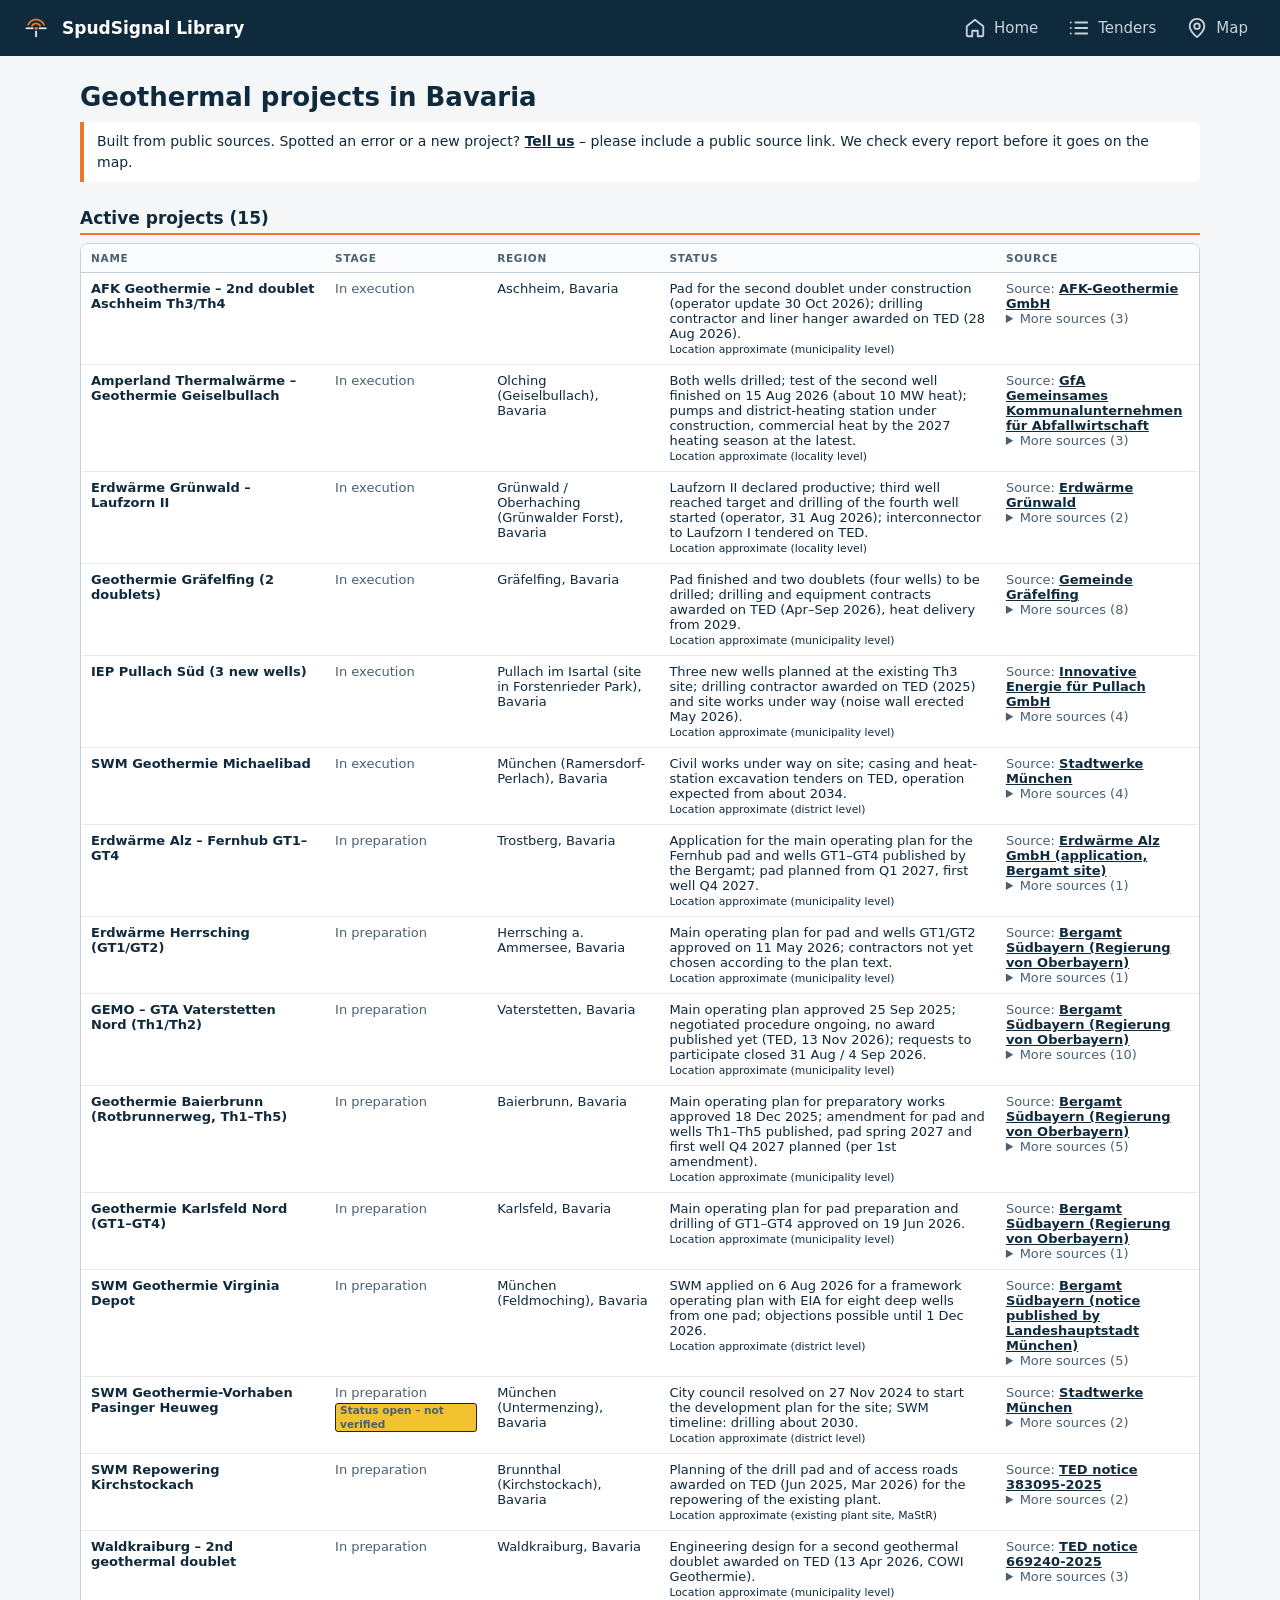
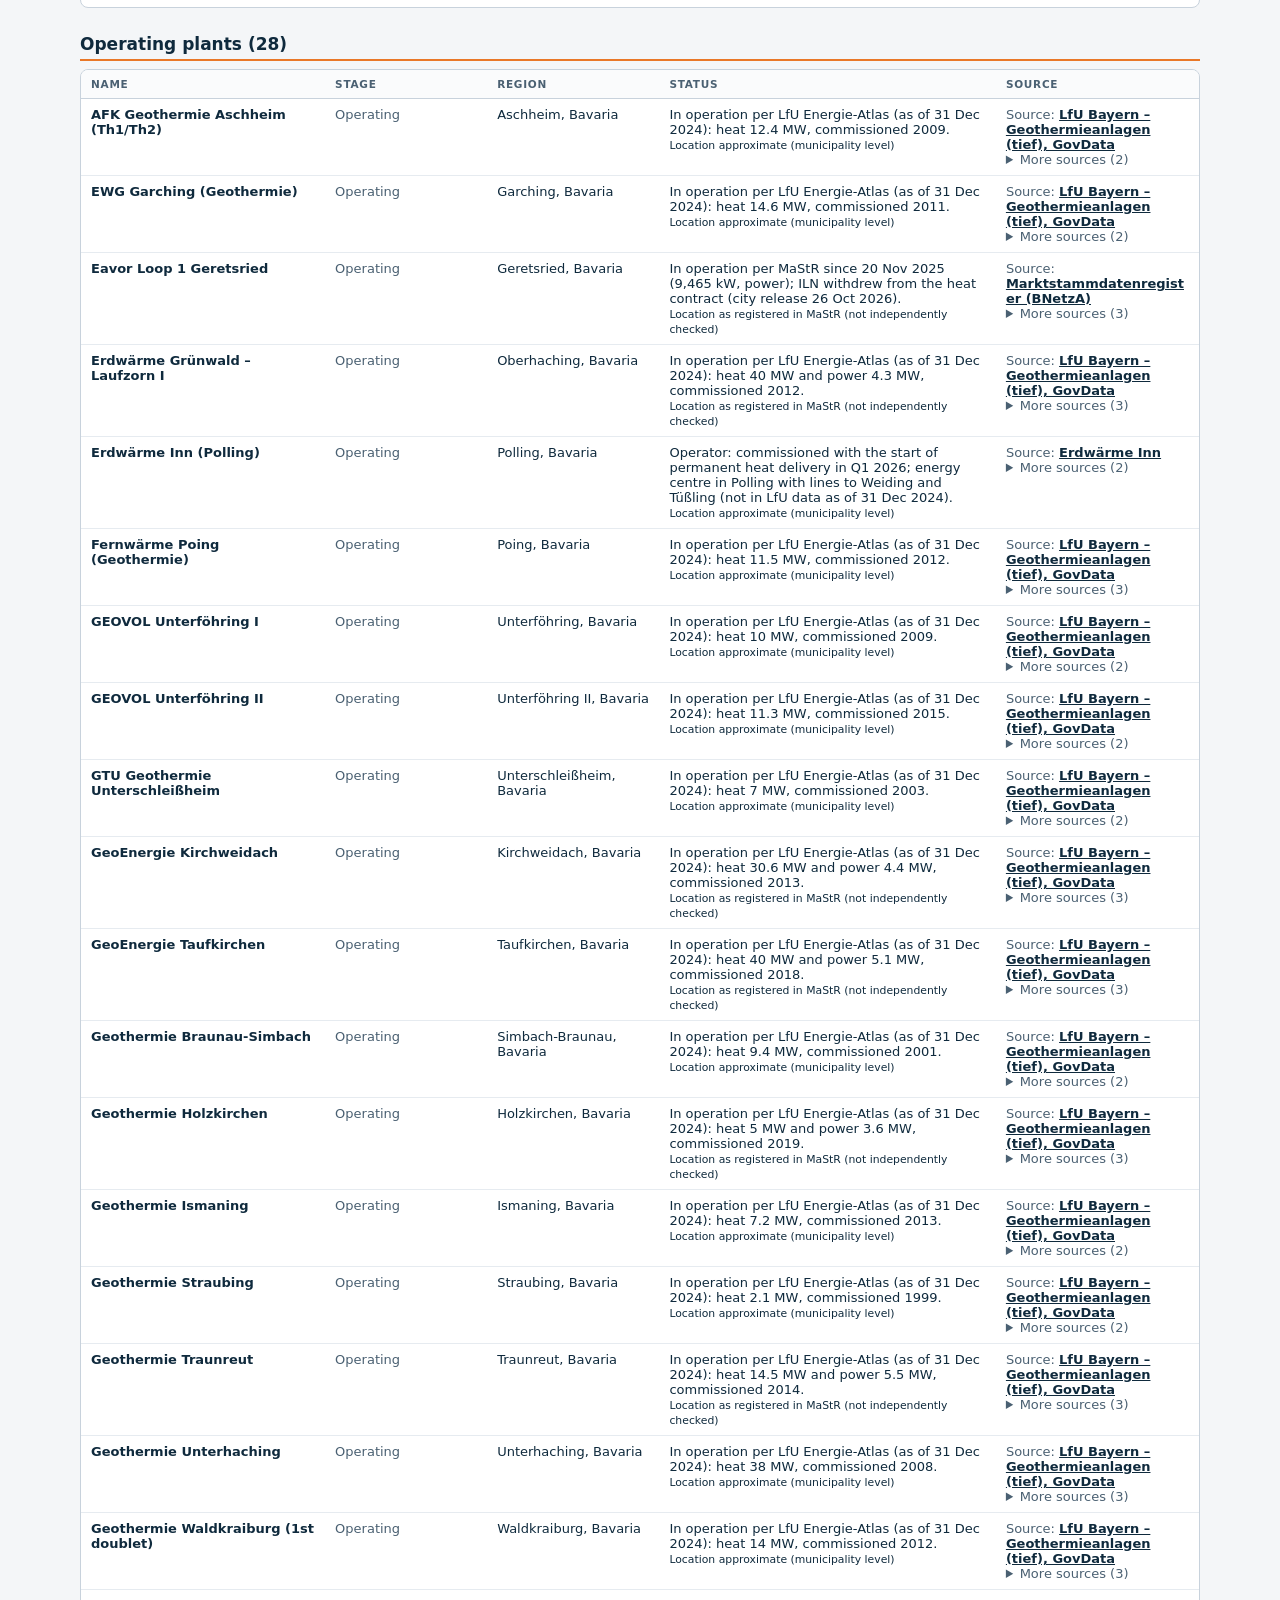
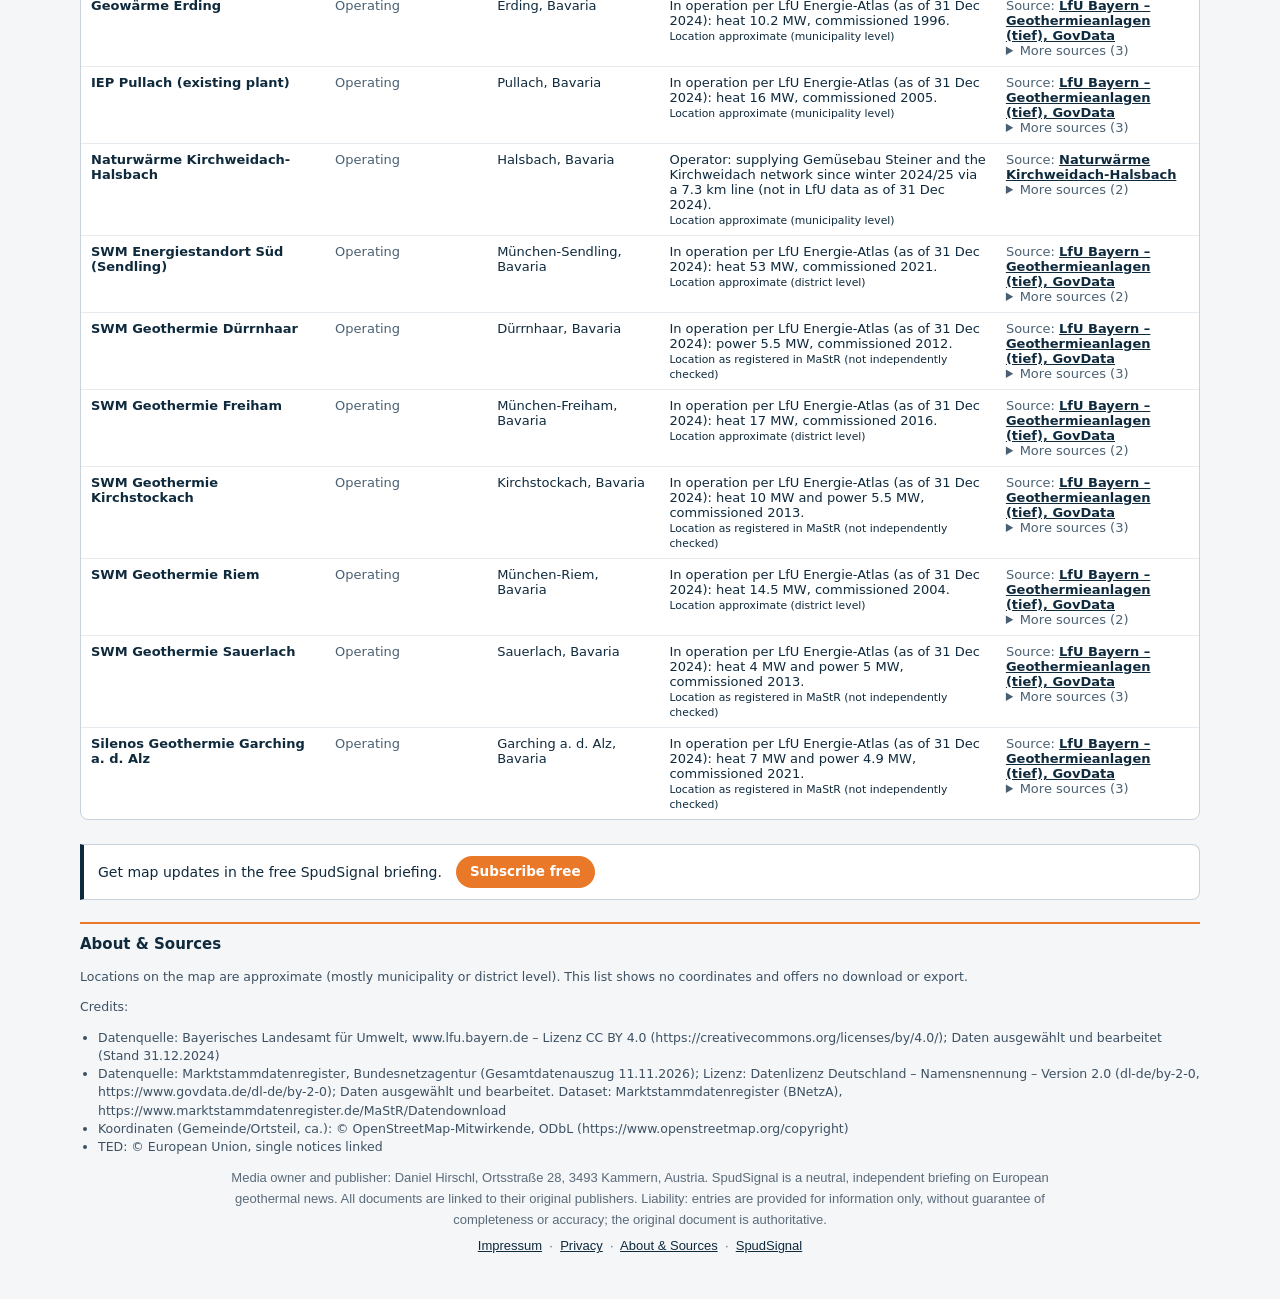
<file: handoff/tabs-2-0/generators/tabs/pretabs/projects/index.html>
<!doctype html><html lang="en"><head><meta charset="utf-8"><meta name="viewport" content="width=device-width,initial-scale=1">
<title>Geothermal projects in Bavaria – SpudSignal Library</title><link rel="icon" href="/favicon.svg">
<style>:root{--navy:#0F2A3D;--orange:#E97828;--gb:#C8D2DC}
body{margin:0;font-family:"DejaVu Sans",Verdana,sans-serif;color:var(--navy);background:#F4F6F8}

main{max-width:1120px;margin:0 auto;padding:22px 24px 10px} h1{font-size:26px;margin:4px 0 10px}
h2{font-size:17px;margin:26px 0 8px;padding-bottom:5px;border-bottom:2px solid var(--orange)}
.tnotice{font-size:14px;line-height:1.5;background:#fff;border-left:4px solid var(--orange);padding:9px 13px;margin:6px 0 4px;border-radius:0 6px 6px 0} .tnotice a{color:var(--navy);font-weight:bold}
.tw{background:#fff;border:1px solid var(--gb);border-radius:8px;overflow:hidden}
table{border-collapse:collapse;width:100%;font-size:13px} th,td{border-bottom:1px solid #E6EBF0;padding:8px 10px;text-align:left;vertical-align:top}
tr:last-child td{border-bottom:0} th{background:#FAFBFC;color:#4a6072;font-size:10.5px;text-transform:uppercase;letter-spacing:.07em;border-bottom:1px solid var(--gb)}
table{table-layout:fixed} th:nth-child(1){width:22%} th:nth-child(2){width:14%} th:nth-child(3){width:15%} th:nth-child(4){width:31%} th:nth-child(5){width:18%}
td:first-child{font-weight:bold} td:nth-child(2){color:#4a6072} td:last-child{color:#4a6072;overflow-wrap:anywhere} .open{display:inline-block;margin-top:3px;white-space:normal;line-height:1.3}
td a{color:var(--navy);font-weight:bold} .open{background:#F2C230;border:1px solid var(--navy);border-radius:3px;padding:0 4px;font-size:10.5px;font-weight:bold;white-space:normal;display:inline-block;max-width:100%}
.paused{display:inline-block;margin-top:3px;background:#fff;border:1.4px dashed #8FA3B5;color:#4a6072;border-radius:3px;padding:0 4px;font-size:10.5px;font-weight:bold;line-height:1.3}
details.more{margin-top:4px;font-size:12px} details.more summary{cursor:pointer;color:var(--navy);font-weight:bold} details.more ul{margin:3px 0 0;padding-left:16px} details.more a{font-weight:normal}
footer{color:#5d7283;font-size:11.5px;line-height:1.45;margin-top:22px;overflow-wrap:anywhere} footer ul{padding-left:18px;margin:4px 0} footer .abs{color:var(--navy);font-size:15px;margin:0 0 6px;padding-top:10px;border-top:2px solid var(--orange)} footer{font-size:12.5px;color:#3d5163}
td{overflow-wrap:anywhere} html,body{max-width:100%;overflow-x:hidden}
@media(max-width:600px){main{padding:14px 12px 10px} h1{font-size:21px} .tnotice{font-size:14px} 
.tw{background:none;border:0;border-radius:0;overflow:visible} table,tbody,tr,td{display:block;width:auto!important} table{table-layout:auto}
tr:has(th){display:none} tr{background:#fff;border:1px solid var(--gb);border-radius:8px;margin:0 0 10px;padding:8px 12px}
td{border:0;padding:3px 0;font-size:13.5px} td:first-child{font-size:15px;padding-bottom:4px}
td:nth-child(n+2)::before{display:block;font-size:10px;font-weight:bold;text-transform:uppercase;letter-spacing:.07em;color:#7a8c9b}
td:nth-child(2)::before{content:"Stage"} td:nth-child(3)::before{content:"Region"} td:nth-child(4)::before{content:"Status"} td:nth-child(5)::before{content:none}}
</style><style id="appnav-css">/* appnav v3: identical on /, /tenders/, /map/ */
.appnav{position:fixed;z-index:1200;left:0;right:0;background:#0F2A3D;font-family:"DejaVu Sans",Verdana,system-ui,sans-serif;box-sizing:border-box}
.appnav *{box-sizing:border-box}.appnav a{text-decoration:none}
.appnav .al a{display:flex;align-items:center;color:#C8D2DC}
.appnav .al a[aria-current="page"]{color:#E97828}
.appnav a:focus-visible{outline:2px solid #E97828;outline-offset:-3px}
@media(min-width:761px){.appnav{top:0;height:56px;display:flex;align-items:center;padding:0 20px}
.appnav .ab{display:flex;align-items:center;gap:10px;color:#fff;font-size:17px}.appnav .ab img{height:32px;width:auto}
.appnav .al{margin-left:auto;display:flex;gap:6px;height:100%}
.appnav .al a{gap:8px;padding:0 12px;font-size:15px;border-bottom:3px solid transparent;border-top:3px solid transparent}
.appnav .al a[aria-current="page"]{border-bottom-color:#E97828}.appnav .al a:hover{color:#fff}
body.has-appnav{padding-top:56px}}
@media(max-width:760px){.appnav{bottom:0;padding:0 env(safe-area-inset-right) env(safe-area-inset-bottom) env(safe-area-inset-left)}
.appnav .ab{display:none}.appnav .al{display:flex}
.appnav .al a{flex:1;min-height:56px;flex-direction:column;justify-content:center;gap:2px;font-size:12px;border-top:3px solid transparent}
.appnav .al a[aria-current="page"]{border-top-color:#E97828}
body.has-appnav{padding-bottom:calc(64px + env(safe-area-inset-bottom))}}
</style><style id="cta-css">.listcta{display:flex;align-items:center;flex-wrap:wrap;gap:8px 14px;margin:24px 0 4px;padding:11px 14px;background:#fff;border:1px solid #C8D2DC;border-left:4px solid #0F2A3D;border-radius:0 8px 8px 0;font-size:14px;line-height:1.45;color:#0F2A3D}.listcta .ctab{flex:none;background:#E97828;color:#fff;font-weight:bold;text-decoration:none;border-radius:16px;padding:6px 14px;font-size:13.5px;white-space:nowrap}.listcta .ctab:hover,.listcta .ctab:focus-visible{background:#0F2A3D}@media(max-width:600px){.listcta{font-size:14px;padding:10px 12px}}</style></head><body class="has-appnav"><!-- appnav v3 --><nav class="appnav" aria-label="Main"><a class="ab" href="/"><img src="/map/logo-v3-dark.png" alt="" width="32" height="32"><b>SpudSignal Library</b></a><div class="al"><a href="/"><svg width="22" height="22" viewBox="0 0 24 24" fill="none" stroke="currentColor" stroke-width="2" stroke-linecap="round" stroke-linejoin="round" aria-hidden="true" focusable="false"><path d="m3 10 9-7 9 7v10a1 1 0 0 1-1 1h-5v-6h-6v6H4a1 1 0 0 1-1-1z"/></svg><span>Home</span></a><a href="/tenders/"><svg width="22" height="22" viewBox="0 0 24 24" fill="none" stroke="currentColor" stroke-width="2" stroke-linecap="round" stroke-linejoin="round" aria-hidden="true" focusable="false"><path d="M3 12h.01"/><path d="M3 18h.01"/><path d="M3 6h.01"/><path d="M8 12h13"/><path d="M8 18h13"/><path d="M8 6h13"/></svg><span>Tenders</span></a><a href="/map/"><svg width="22" height="22" viewBox="0 0 24 24" fill="none" stroke="currentColor" stroke-width="2" stroke-linecap="round" stroke-linejoin="round" aria-hidden="true" focusable="false"><path d="M20 10c0 5-8 12-8 12s-8-7-8-12a8 8 0 0 1 16 0z"/><circle cx="12" cy="10" r="3"/></svg><span>Map</span></a></div></nav>
<main>
<h1>Geothermal projects in Bavaria</h1>
<p class="tnotice">Built from public sources. Spotted an error or a new project? <a href="mailto:spudsignal@gmx.de?subject=Map%20report%3A%20&amp;body=Project%20or%20pin%3A%0ASource%20link%20%28public%29%3A%0AWhat%20is%20wrong%20or%20new%3A%0A">Tell us</a> – please include a public source link. We check every report before it goes on the map.</p>
<h2>Active projects (15)</h2><div class="tw"><table><tr><th>Name</th><th>Stage</th><th>Region</th><th>Status</th><th>Source</th></tr>
<tr><td>AFK Geothermie – 2nd doublet Aschheim Th3/Th4</td><td>In execution</td><td>Aschheim, Bavaria</td><td>Pad for the second doublet under construction (operator update 30 Oct 2026); drilling contractor and liner hanger awarded on TED (28 Aug 2026).<br><small>Location approximate (municipality level)</small></td><td>Source: <a href="https://afk-geothermie.de/baustellenupdate-beton-fuer-den-inneren-bereich-und-ein-fundament-fuer-600-tonnen/" target="_blank" rel="noopener">AFK-Geothermie GmbH</a><details><summary>More sources (3)</summary><ul><li><a href="https://ted.europa.eu/en/notice/-/detail/595401-2026" target="_blank" rel="noopener">TED notice 595401-2026</a></li><li><a href="https://ted.europa.eu/en/notice/-/detail/595077-2026" target="_blank" rel="noopener">TED notice 595077-2026</a></li><li><a href="https://ted.europa.eu/en/notice/-/detail/701161-2026" target="_blank" rel="noopener">TED notice 701161-2026</a></li></ul></details></td></tr>
<tr><td>Amperland Thermalwärme – Geothermie Geiselbullach</td><td>In execution</td><td>Olching (Geiselbullach), Bavaria</td><td>Both wells drilled; test of the second well finished on 15 Aug 2026 (about 10 MW heat); pumps and district-heating station under construction, commercial heat by the 2027 heating season at the latest.<br><small>Location approximate (locality level)</small></td><td>Source: <a href="https://www.gfa-online.com/geothermiebohrungen-erfolgreich-abgeschlossen/" target="_blank" rel="noopener">GfA Gemeinsames Kommunalunternehmen für Abfallwirtschaft</a><details><summary>More sources (3)</summary><ul><li><a href="https://www.amperland-thermalwaerme.de/geothermiebohrungen-erfolgreich-abgeschlossen/" target="_blank" rel="noopener">Amperland Thermalwärme GmbH</a></li><li><a href="https://www.regierung.oberbayern.bayern.de/mam/dokumente/bereich2/pfv/bergbau/bpv_ohne_foe_oeff/hauptbetriebsplanzulassung_geiselbullach_gt1_2_mit_bohrplatz.pdf" target="_blank" rel="noopener">Bergamt Südbayern (Regierung von Oberbayern)</a></li><li><a href="https://ted.europa.eu/en/notice/-/detail/571028-2025" target="_blank" rel="noopener">TED notice 571028-2025</a></li></ul></details></td></tr>
<tr><td>Erdwärme Grünwald – Laufzorn II</td><td>In execution</td><td>Grünwald / Oberhaching (Grünwalder Forst), Bavaria</td><td>Laufzorn II declared productive; third well reached target and drilling of the fourth well started (operator, 31 Aug 2026); interconnector to Laufzorn I tendered on TED.<br><small>Location approximate (locality level)</small></td><td>Source: <a href="https://laufzornll.erdwaerme-gruenwald.de/de/buerger-infos/" target="_blank" rel="noopener">Erdwärme Grünwald</a><details><summary>More sources (2)</summary><ul><li><a href="https://ted.europa.eu/en/notice/-/detail/802105-2025" target="_blank" rel="noopener">TED notice 802105-2025</a></li><li><a href="https://ted.europa.eu/en/notice/-/detail/732630-2026" target="_blank" rel="noopener">TED notice 732630-2026</a></li></ul></details></td></tr>
<tr><td>Geothermie Gräfelfing (2 doublets)</td><td>In execution</td><td>Gräfelfing, Bavaria</td><td>Pad finished and two doublets (four wells) to be drilled; drilling and equipment contracts awarded on TED (Apr–Sep 2026), heat delivery from 2029.<br><small>Location approximate (municipality level)</small></td><td>Source: <a href="https://www.graefelfing.de/aktuelles/artikel/2622.html" target="_blank" rel="noopener">Gemeinde Gräfelfing</a><details><summary>More sources (8)</summary><ul><li><a href="https://www.graefelfing.de/aktuelles/artikel/2625.html" target="_blank" rel="noopener">Gemeinde Gräfelfing</a></li><li><a href="https://ted.europa.eu/en/notice/-/detail/577425-2026" target="_blank" rel="noopener">TED notice 577425-2026</a></li><li><a href="https://ted.europa.eu/en/notice/-/detail/577860-2026" target="_blank" rel="noopener">TED notice 577860-2026</a></li><li><a href="https://ted.europa.eu/en/notice/-/detail/619742-2026" target="_blank" rel="noopener">TED notice 619742-2026</a></li><li><a href="https://ted.europa.eu/en/notice/-/detail/288573-2026" target="_blank" rel="noopener">TED notice 288573-2026</a></li><li><a href="https://ted.europa.eu/en/notice/-/detail/577826-2026" target="_blank" rel="noopener">TED notice 577826-2026</a></li><li><a href="https://ted.europa.eu/en/notice/-/detail/622372-2026" target="_blank" rel="noopener">TED notice 622372-2026</a></li><li><a href="https://www.geothermie-graefelfing.de/" target="_blank" rel="noopener">Geothermie Gräfelfing GmbH &amp; Co. KG</a></li></ul></details></td></tr>
<tr><td>IEP Pullach Süd (3 new wells)</td><td>In execution</td><td>Pullach im Isartal (site in Forstenrieder Park), Bavaria</td><td>Three new wells planned at the existing Th3 site; drilling contractor awarded on TED (2025) and site works under way (noise wall erected May 2026).<br><small>Location approximate (municipality level)</small></td><td>Source: <a href="https://iep-pullach.de/pullach-sued/" target="_blank" rel="noopener">Innovative Energie für Pullach GmbH</a><details><summary>More sources (4)</summary><ul><li><a href="https://iep-pullach.de/2026/05/04/laermschutzwand-ist-aufgebaut/" target="_blank" rel="noopener">Innovative Energie für Pullach GmbH</a></li><li><a href="https://iep-pullach.de/2026/10/20/praxisforum-tiefengeothermie-in-pullach/" target="_blank" rel="noopener">Innovative Energie für Pullach GmbH</a></li><li><a href="https://ted.europa.eu/en/notice/-/detail/588841-2025" target="_blank" rel="noopener">TED notice 588841-2025</a></li><li><a href="https://ted.europa.eu/en/notice/-/detail/730264-2025" target="_blank" rel="noopener">TED notice 730264-2025</a></li></ul></details></td></tr>
<tr><td>SWM Geothermie Michaelibad</td><td>In execution</td><td>München (Ramersdorf-Perlach), Bavaria</td><td>Civil works under way on site; casing and heat-station excavation tenders on TED, operation expected from about 2034.<br><small>Location approximate (district level)</small></td><td>Source: <a href="https://www.swm.de/unternehmen/geothermie/geothermie-michaelibad" target="_blank" rel="noopener">Stadtwerke München</a><details><summary>More sources (4)</summary><ul><li><a href="https://ted.europa.eu/en/notice/-/detail/207727-2026" target="_blank" rel="noopener">TED notice 207727-2026</a></li><li><a href="https://ted.europa.eu/en/notice/-/detail/563767-2026" target="_blank" rel="noopener">TED notice 563767-2026</a></li><li><a href="https://ted.europa.eu/en/notice/-/detail/766383-2026" target="_blank" rel="noopener">TED notice 766383-2026</a></li><li><a href="https://ted.europa.eu/en/notice/-/detail/455257-2026" target="_blank" rel="noopener">TED notice 455257-2026</a></li></ul></details></td></tr>
<tr><td>Erdwärme Alz – Fernhub GT1–GT4</td><td>In preparation</td><td>Trostberg, Bavaria</td><td>Application for the main operating plan for the Fernhub pad and wells GT1–GT4 published by the Bergamt; pad planned from Q1 2027, first well Q4 2027.<br><small>Location approximate (municipality level)</small></td><td>Source: <a href="https://www.regierung.oberbayern.bayern.de/mam/dokumente/bereich2/pfv/bergbau/bpv_ohne_foe_oeff/hauptbetriebsplan_fernhub_gt1-gt4-textteil.pdf" target="_blank" rel="noopener">Erdwärme Alz GmbH (application, Bergamt site)</a><details><summary>More sources (1)</summary><ul><li><a href="https://www.regierung.oberbayern.bayern.de/service/planfeststellung/oeffentlichkeit/landesentwicklung_verkehr/" target="_blank" rel="noopener">Bergamt Südbayern (Regierung von Oberbayern)</a></li></ul></details></td></tr>
<tr><td>Erdwärme Herrsching (GT1/GT2)</td><td>In preparation</td><td>Herrsching a. Ammersee, Bavaria</td><td>Main operating plan for pad and wells GT1/GT2 approved on 11 May 2026; contractors not yet chosen according to the plan text.<br><small>Location approximate (municipality level)</small></td><td>Source: <a href="https://www.regierung.oberbayern.bayern.de/mam/dokumente/bereich2/pfv/bergbau/bpv_ohne_foe_oeff/hauptbetriebsplanzulassung_herrsching.pdf" target="_blank" rel="noopener">Bergamt Südbayern (Regierung von Oberbayern)</a><details><summary>More sources (1)</summary><ul><li><a href="https://www.regierung.oberbayern.bayern.de/mam/dokumente/bereich2/pfv/bergbau/bpv_ohne_foe_oeff/gt_herrsching_-_hauptbetriebsplan_-_textteil.pdf" target="_blank" rel="noopener">Erdwärme Herrsching (plan text, Bergamt site)</a></li></ul></details></td></tr>
<tr><td>GEMO – GTA Vaterstetten Nord (Th1/Th2)</td><td>In preparation</td><td>Vaterstetten, Bavaria</td><td>Main operating plan approved 25 Sep 2025; negotiated procedure ongoing, no award published yet (TED, 13 Nov 2026); requests to participate closed 31 Aug / 4 Sep 2026.<br><small>Location approximate (municipality level)</small></td><td>Source: <a href="https://www.regierung.oberbayern.bayern.de/mam/dokumente/bereich2/pfv/bergbau/bpv_ohne_foe_oeff/hauptbetriebsplan_vaterstetten_nord_bescheid.pdf" target="_blank" rel="noopener">Bergamt Südbayern (Regierung von Oberbayern)</a><details><summary>More sources (10)</summary><ul><li><a href="https://www.regierung.oberbayern.bayern.de/mam/dokumente/bereich2/pfv/bergbau/bpv_ohne_foe_oeff/hbp_bohrplatzbau_und_bohrungen_vaterstetten_-_textteil.pdf" target="_blank" rel="noopener">GeoEnergieMünchenOst / Erdwerk (plan text, Bergamt site)</a></li><li><a href="https://www.geoenergie-muenchen-ost.de/wp-content/uploads/go-x/u/14fdec8c-c06f-4eec-a700-5d6dd5cae3db/Artikel_08102026.pdf" target="_blank" rel="noopener">GeoEnergieMünchenOst (GEMO)</a></li><li><a href="https://www.vaterstetten.de/news/2026/oktober/die-neue-website-der-geoenergeie-muenchen-ost-ist-online/" target="_blank" rel="noopener">Gemeinde Vaterstetten</a></li><li><a href="https://ted.europa.eu/en/notice/-/detail/538654-2026" target="_blank" rel="noopener">TED notice 538654-2026</a></li><li><a href="https://ted.europa.eu/en/notice/-/detail/599856-2026" target="_blank" rel="noopener">TED notice 599856-2026</a></li><li><a href="https://ted.europa.eu/en/notice/-/detail/537538-2026" target="_blank" rel="noopener">TED notice 537538-2026</a></li><li><a href="https://ted.europa.eu/en/notice/-/detail/537844-2026" target="_blank" rel="noopener">TED notice 537844-2026</a></li><li><a href="https://ted.europa.eu/en/notice/-/detail/601511-2026" target="_blank" rel="noopener">TED notice 601511-2026</a></li><li><a href="https://ted.europa.eu/en/notice/-/detail/539694-2026" target="_blank" rel="noopener">TED notice 539694-2026</a></li><li><a href="https://ted.europa.eu/en/notice/-/detail/590785-2026" target="_blank" rel="noopener">TED notice 590785-2026</a></li></ul></details></td></tr>
<tr><td>Geothermie Baierbrunn (Rotbrunnerweg, Th1–Th5)</td><td>In preparation</td><td>Baierbrunn, Bavaria</td><td>Main operating plan for preparatory works approved 18 Dec 2025; amendment for pad and wells Th1–Th5 published, pad spring 2027 and first well Q4 2027 planned (per 1st amendment).<br><small>Location approximate (municipality level)</small></td><td>Source: <a href="https://www.regierung.oberbayern.bayern.de/mam/dokumente/bereich2/pfv/bergbau/bpv_ohne_foe_oeff/hauptbetriebsplanzulassung_gt_baierbrunn.pdf" target="_blank" rel="noopener">Bergamt Südbayern (Regierung von Oberbayern)</a><details><summary>More sources (5)</summary><ul><li><a href="https://www.regierung.oberbayern.bayern.de/mam/dokumente/bereich2/pfv/bergbau/bpv_ohne_foe_oeff/gt_bayerbrunn_-_hauptbetriebsplan_-_textteil.pdf" target="_blank" rel="noopener">Geothermie Isartal GmbH (plan text, Bergamt site)</a></li><li><a href="https://www.regierung.oberbayern.bayern.de/mam/dokumente/bereich2/pfv/bergbau/bpv_ohne_foe_oeff/gt_bayerbrunn_-_1te_aenderung_hauptbetriebsplan_-_textteil.pdf" target="_blank" rel="noopener">Geothermie Isartal GmbH (1st amendment, Bergamt site)</a></li><li><a href="https://buergerinfo-baierbrunn.digitalfabrix.de/getfile.asp?id=34328&amp;type=do" target="_blank" rel="noopener">Gemeinde Baierbrunn (Ratsinformationssystem)</a></li><li><a href="https://www.baierbrunn.org/2024/12/16/geothermie-in-baierbrunn/" target="_blank" rel="noopener">Gemeinde Baierbrunn</a></li><li><a href="https://ted.europa.eu/en/notice/-/detail/588841-2025" target="_blank" rel="noopener">TED notice 588841-2025</a></li></ul></details></td></tr>
<tr><td>Geothermie Karlsfeld Nord (GT1–GT4)</td><td>In preparation</td><td>Karlsfeld, Bavaria</td><td>Main operating plan for pad preparation and drilling of GT1–GT4 approved on 19 Jun 2026.<br><small>Location approximate (municipality level)</small></td><td>Source: <a href="https://www.regierung.oberbayern.bayern.de/mam/dokumente/bereich2/pfv/bergbau/bpv_ohne_foe_oeff/gt_karlsfeld-nord_hauptbetriebsplanzulassung.pdf" target="_blank" rel="noopener">Bergamt Südbayern (Regierung von Oberbayern)</a><details><summary>More sources (1)</summary><ul><li><a href="https://www.regierung.oberbayern.bayern.de/service/planfeststellung/oeffentlichkeit/landesentwicklung_verkehr/" target="_blank" rel="noopener">Bergamt Südbayern (Regierung von Oberbayern)</a></li></ul></details></td></tr>
<tr><td>SWM Geothermie Virginia Depot</td><td>In preparation</td><td>München (Feldmoching), Bavaria</td><td>SWM applied on 6 Aug 2026 for a framework operating plan with EIA for eight deep wells from one pad; objections possible until 1 Dec 2026.<br><small>Location approximate (district level)</small></td><td>Source: <a href="https://stadt.muenchen.de/dam/jcr:e2ba1024-0978-4ffb-944a-c77668c449a4/bekanntmachung_auslegung_rahmenbetriebsplan_virginia_depot.pdf" target="_blank" rel="noopener">Bergamt Südbayern (notice published by Landeshauptstadt München)</a><details><summary>More sources (5)</summary><ul><li><a href="https://ru.muenchen.de/2026/214/Virginia-Depot-Oeffentlichkeitsbeteiligung-zu-zwei-Bauvorhaben-126905" target="_blank" rel="noopener">Landeshauptstadt München, Rathaus Umschau 2026/214</a></li><li><a href="https://ted.europa.eu/en/notice/-/detail/214931-2026" target="_blank" rel="noopener">TED notice 214931-2026</a></li><li><a href="https://ted.europa.eu/en/notice/-/detail/322873-2026" target="_blank" rel="noopener">TED notice 322873-2026</a></li><li><a href="https://ted.europa.eu/en/notice/-/detail/488928-2026" target="_blank" rel="noopener">TED notice 488928-2026</a></li><li><a href="https://ted.europa.eu/en/notice/-/detail/574372-2026" target="_blank" rel="noopener">TED notice 574372-2026</a></li></ul></details></td></tr>
<tr><td>SWM Geothermie-Vorhaben Pasinger Heuweg</td><td>In preparation <span class="open">Status open – not verified</span></td><td>München (Untermenzing), Bavaria</td><td>City council resolved on 27 Nov 2024 to start the development plan for the site; SWM timeline: drilling about 2030.<br><small>Location approximate (district level)</small></td><td>Source: <a href="https://www.swm.de/unternehmen/geothermie/geothermie-pasinger-heuweg" target="_blank" rel="noopener">Stadtwerke München</a><details><summary>More sources (2)</summary><ul><li><a href="https://risi.muenchen.de/risi/dokument/v/8775636" target="_blank" rel="noopener">Landeshauptstadt München, Stadtrat (RIS)</a></li><li><a href="https://www.swm.de/unternehmen/geothermie" target="_blank" rel="noopener">Stadtwerke München</a></li></ul></details></td></tr>
<tr><td>SWM Repowering Kirchstockach</td><td>In preparation</td><td>Brunnthal (Kirchstockach), Bavaria</td><td>Planning of the drill pad and of access roads awarded on TED (Jun 2025, Mar 2026) for the repowering of the existing plant.<br><small>Location approximate (existing plant site, MaStR)</small></td><td>Source: <a href="https://ted.europa.eu/en/notice/-/detail/383095-2025" target="_blank" rel="noopener">TED notice 383095-2025</a><details><summary>More sources (2)</summary><ul><li><a href="https://ted.europa.eu/en/notice/-/detail/17698-2026" target="_blank" rel="noopener">TED notice 17698-2026</a></li><li><a href="https://ted.europa.eu/en/notice/-/detail/191241-2026" target="_blank" rel="noopener">TED notice 191241-2026</a></li></ul></details></td></tr>
<tr><td>Waldkraiburg – 2nd geothermal doublet</td><td>In preparation</td><td>Waldkraiburg, Bavaria</td><td>Engineering design for a second geothermal doublet awarded on TED (13 Apr 2026, COWI Geothermie).<br><small>Location approximate (municipality level)</small></td><td>Source: <a href="https://ted.europa.eu/en/notice/-/detail/669240-2025" target="_blank" rel="noopener">TED notice 669240-2025</a><details><summary>More sources (3)</summary><ul><li><a href="https://ted.europa.eu/en/notice/-/detail/250328-2026" target="_blank" rel="noopener">TED notice 250328-2026</a></li><li><a href="https://ted.europa.eu/en/notice/-/detail/567418-2026" target="_blank" rel="noopener">TED notice 567418-2026</a></li><li><a href="https://ted.europa.eu/en/notice/-/detail/553048-2026" target="_blank" rel="noopener">TED notice 553048-2026</a></li></ul></details></td></tr>
</table></div>
<h2>Operating plants (28)</h2><div class="tw"><table><tr><th>Name</th><th>Stage</th><th>Region</th><th>Status</th><th>Source</th></tr>
<tr><td>AFK Geothermie Aschheim (Th1/Th2)</td><td>Operating</td><td>Aschheim, Bavaria</td><td>In operation per LfU Energie-Atlas (as of 31 Dec 2024): heat 12.4 MW, commissioned 2009.<br><small>Location approximate (municipality level)</small></td><td>Source: <a href="https://www.govdata.de/suche/daten/geothermieanlagen-tiefc9051" target="_blank" rel="noopener">LfU Bayern – Geothermieanlagen (tief), GovData</a><details><summary>More sources (2)</summary><ul><li><a href="https://www.lfu.bayern.de/gdi/wms/energieatlas/geothermie?SERVICE=WMS&amp;REQUEST=GetCapabilities&amp;VERSION=1.3.0" target="_blank" rel="noopener">LfU Bayern – Energie-Atlas (WMS)</a></li><li><a href="https://afk-geothermie.de/" target="_blank" rel="noopener">AFK-Geothermie GmbH</a></li></ul></details></td></tr>
<tr><td>EWG Garching (Geothermie)</td><td>Operating</td><td>Garching, Bavaria</td><td>In operation per LfU Energie-Atlas (as of 31 Dec 2024): heat 14.6 MW, commissioned 2011.<br><small>Location approximate (municipality level)</small></td><td>Source: <a href="https://www.govdata.de/suche/daten/geothermieanlagen-tiefc9051" target="_blank" rel="noopener">LfU Bayern – Geothermieanlagen (tief), GovData</a><details><summary>More sources (2)</summary><ul><li><a href="https://www.lfu.bayern.de/gdi/wms/energieatlas/geothermie?SERVICE=WMS&amp;REQUEST=GetCapabilities&amp;VERSION=1.3.0" target="_blank" rel="noopener">LfU Bayern – Energie-Atlas (WMS)</a></li><li><a href="https://www.ewg-garching.de/" target="_blank" rel="noopener">Energie-Wende-Garching</a></li></ul></details></td></tr>
<tr><td>Eavor Loop 1 Geretsried</td><td>Operating</td><td>Geretsried, Bavaria</td><td>In operation per MaStR since 20 Nov 2025 (9,465 kW, power); ILN withdrew from the heat contract (city release 26 Oct 2026).<br><small>Location as registered in MaStR (not independently checked)</small></td><td>Source: <a href="https://www.marktstammdatenregister.de/MaStR/Einheit/Detail/IndexOeffentlich/10856884" target="_blank" rel="noopener">Marktstammdatenregister (BNetzA)</a><details><summary>More sources (3)</summary><ul><li><a href="https://eavor.de/unternehmen/pressemitteilung/eavor-nimmt-stromproduktion-am-standort-geretsried-auf/" target="_blank" rel="noopener">Eavor Deutschland</a></li><li><a href="https://eavor.de/aktuelles-von-eavor-in-deutschland/" target="_blank" rel="noopener">Eavor Deutschland</a></li><li><a href="https://www.geretsried.de/user_uploads/de/rathaus/presse/medienmitteilungen/2026-10-26-MM-21-2026-ILN-Ruecktritt-Waermeliefervertrag-EAVOR.pdf" target="_blank" rel="noopener">Stadt Geretsried</a></li></ul></details></td></tr>
<tr><td>Erdwärme Grünwald – Laufzorn I</td><td>Operating</td><td>Oberhaching, Bavaria</td><td>In operation per LfU Energie-Atlas (as of 31 Dec 2024): heat 40 MW and power 4.3 MW, commissioned 2012.<br><small>Location as registered in MaStR (not independently checked)</small></td><td>Source: <a href="https://www.govdata.de/suche/daten/geothermieanlagen-tiefc9051" target="_blank" rel="noopener">LfU Bayern – Geothermieanlagen (tief), GovData</a><details><summary>More sources (3)</summary><ul><li><a href="https://www.lfu.bayern.de/gdi/wms/energieatlas/geothermie?SERVICE=WMS&amp;REQUEST=GetCapabilities&amp;VERSION=1.3.0" target="_blank" rel="noopener">LfU Bayern – Energie-Atlas (WMS)</a></li><li><a href="https://www.marktstammdatenregister.de/MaStR/Einheit/Detail/IndexOeffentlich/1933268" target="_blank" rel="noopener">Marktstammdatenregister (BNetzA)</a></li><li><a href="https://www.erdwaerme-gruenwald.de/" target="_blank" rel="noopener">Erdwärme Grünwald</a></li></ul></details></td></tr>
<tr><td>Erdwärme Inn (Polling)</td><td>Operating</td><td>Polling, Bavaria</td><td>Operator: commissioned with the start of permanent heat delivery in Q1 2026; energy centre in Polling with lines to Weiding and Tüßling (not in LfU data as of 31 Dec 2024).<br><small>Location approximate (municipality level)</small></td><td>Source: <a href="https://erdwaerme-inn.bayern/das-projekt/" target="_blank" rel="noopener">Erdwärme Inn</a><details><summary>More sources (2)</summary><ul><li><a href="https://erdwaerme-inn.bayern/" target="_blank" rel="noopener">Erdwärme Inn</a></li><li><a href="https://erdwaerme-inn.bayern/2026/05/05/energiezentrale-2/" target="_blank" rel="noopener">Erdwärme Inn</a></li></ul></details></td></tr>
<tr><td>Fernwärme Poing (Geothermie)</td><td>Operating</td><td>Poing, Bavaria</td><td>In operation per LfU Energie-Atlas (as of 31 Dec 2024): heat 11.5 MW, commissioned 2012.<br><small>Location approximate (municipality level)</small></td><td>Source: <a href="https://www.govdata.de/suche/daten/geothermieanlagen-tiefc9051" target="_blank" rel="noopener">LfU Bayern – Geothermieanlagen (tief), GovData</a><details><summary>More sources (3)</summary><ul><li><a href="https://www.lfu.bayern.de/gdi/wms/energieatlas/geothermie?SERVICE=WMS&amp;REQUEST=GetCapabilities&amp;VERSION=1.3.0" target="_blank" rel="noopener">LfU Bayern – Energie-Atlas (WMS)</a></li><li><a href="https://www.poing.de/fileadmin/eigene_dateien/05_Bauen_Umwelt/Energie_Klima/Waermeplanung26/Bayernwerk_Pr%C3%A4sentation_W%C3%A4rmeplanung_24_03_26.pdf" target="_blank" rel="noopener">Bayernwerk Natur GmbH (presentation hosted by Gemeinde Poing)</a></li><li><a href="https://www.poing.de/bauen-umwelt/energie-klima/geothermie-fernwaerme" target="_blank" rel="noopener">Gemeinde Poing</a></li></ul></details></td></tr>
<tr><td>GEOVOL Unterföhring I</td><td>Operating</td><td>Unterföhring, Bavaria</td><td>In operation per LfU Energie-Atlas (as of 31 Dec 2024): heat 10 MW, commissioned 2009.<br><small>Location approximate (municipality level)</small></td><td>Source: <a href="https://www.govdata.de/suche/daten/geothermieanlagen-tiefc9051" target="_blank" rel="noopener">LfU Bayern – Geothermieanlagen (tief), GovData</a><details><summary>More sources (2)</summary><ul><li><a href="https://www.lfu.bayern.de/gdi/wms/energieatlas/geothermie?SERVICE=WMS&amp;REQUEST=GetCapabilities&amp;VERSION=1.3.0" target="_blank" rel="noopener">LfU Bayern – Energie-Atlas (WMS)</a></li><li><a href="https://www.geovol.de/" target="_blank" rel="noopener">GEOVOL Unterföhring</a></li></ul></details></td></tr>
<tr><td>GEOVOL Unterföhring II</td><td>Operating</td><td>Unterföhring II, Bavaria</td><td>In operation per LfU Energie-Atlas (as of 31 Dec 2024): heat 11.3 MW, commissioned 2015.<br><small>Location approximate (municipality level)</small></td><td>Source: <a href="https://www.govdata.de/suche/daten/geothermieanlagen-tiefc9051" target="_blank" rel="noopener">LfU Bayern – Geothermieanlagen (tief), GovData</a><details><summary>More sources (2)</summary><ul><li><a href="https://www.lfu.bayern.de/gdi/wms/energieatlas/geothermie?SERVICE=WMS&amp;REQUEST=GetCapabilities&amp;VERSION=1.3.0" target="_blank" rel="noopener">LfU Bayern – Energie-Atlas (WMS)</a></li><li><a href="https://www.geovol.de/" target="_blank" rel="noopener">GEOVOL Unterföhring</a></li></ul></details></td></tr>
<tr><td>GTU Geothermie Unterschleißheim</td><td>Operating</td><td>Unterschleißheim, Bavaria</td><td>In operation per LfU Energie-Atlas (as of 31 Dec 2024): heat 7 MW, commissioned 2003.<br><small>Location approximate (municipality level)</small></td><td>Source: <a href="https://www.govdata.de/suche/daten/geothermieanlagen-tiefc9051" target="_blank" rel="noopener">LfU Bayern – Geothermieanlagen (tief), GovData</a><details><summary>More sources (2)</summary><ul><li><a href="https://www.lfu.bayern.de/gdi/wms/energieatlas/geothermie?SERVICE=WMS&amp;REQUEST=GetCapabilities&amp;VERSION=1.3.0" target="_blank" rel="noopener">LfU Bayern – Energie-Atlas (WMS)</a></li><li><a href="https://ted.europa.eu/en/notice/-/detail/775181-2026" target="_blank" rel="noopener">TED notice 775181-2026</a></li></ul></details></td></tr>
<tr><td>GeoEnergie Kirchweidach</td><td>Operating</td><td>Kirchweidach, Bavaria</td><td>In operation per LfU Energie-Atlas (as of 31 Dec 2024): heat 30.6 MW and power 4.4 MW, commissioned 2013.<br><small>Location as registered in MaStR (not independently checked)</small></td><td>Source: <a href="https://www.govdata.de/suche/daten/geothermieanlagen-tiefc9051" target="_blank" rel="noopener">LfU Bayern – Geothermieanlagen (tief), GovData</a><details><summary>More sources (3)</summary><ul><li><a href="https://www.lfu.bayern.de/gdi/wms/energieatlas/geothermie?SERVICE=WMS&amp;REQUEST=GetCapabilities&amp;VERSION=1.3.0" target="_blank" rel="noopener">LfU Bayern – Energie-Atlas (WMS)</a></li><li><a href="https://www.marktstammdatenregister.de/MaStR/Einheit/Detail/IndexOeffentlich/4680151" target="_blank" rel="noopener">Marktstammdatenregister (BNetzA)</a></li><li><a href="https://geoenergie-kirchweidach.de/" target="_blank" rel="noopener">Geoenergie Kirchweidach GmbH</a></li></ul></details></td></tr>
<tr><td>GeoEnergie Taufkirchen</td><td>Operating</td><td>Taufkirchen, Bavaria</td><td>In operation per LfU Energie-Atlas (as of 31 Dec 2024): heat 40 MW and power 5.1 MW, commissioned 2018.<br><small>Location as registered in MaStR (not independently checked)</small></td><td>Source: <a href="https://www.govdata.de/suche/daten/geothermieanlagen-tiefc9051" target="_blank" rel="noopener">LfU Bayern – Geothermieanlagen (tief), GovData</a><details><summary>More sources (3)</summary><ul><li><a href="https://www.lfu.bayern.de/gdi/wms/energieatlas/geothermie?SERVICE=WMS&amp;REQUEST=GetCapabilities&amp;VERSION=1.3.0" target="_blank" rel="noopener">LfU Bayern – Energie-Atlas (WMS)</a></li><li><a href="https://www.marktstammdatenregister.de/MaStR/Einheit/Detail/IndexOeffentlich/8230569" target="_blank" rel="noopener">Marktstammdatenregister (BNetzA)</a></li><li><a href="https://geoenergie-taufkirchen.de/" target="_blank" rel="noopener">GeoEnergie Taufkirchen</a></li></ul></details></td></tr>
<tr><td>Geothermie Braunau-Simbach</td><td>Operating</td><td>Simbach-Braunau, Bavaria</td><td>In operation per LfU Energie-Atlas (as of 31 Dec 2024): heat 9.4 MW, commissioned 2001.<br><small>Location approximate (municipality level)</small></td><td>Source: <a href="https://www.govdata.de/suche/daten/geothermieanlagen-tiefc9051" target="_blank" rel="noopener">LfU Bayern – Geothermieanlagen (tief), GovData</a><details><summary>More sources (2)</summary><ul><li><a href="https://www.lfu.bayern.de/gdi/wms/energieatlas/geothermie?SERVICE=WMS&amp;REQUEST=GetCapabilities&amp;VERSION=1.3.0" target="_blank" rel="noopener">LfU Bayern – Energie-Atlas (WMS)</a></li><li><a href="https://www.geothermie-braunau-simbach.com/Das-Projekt/Das-Projekt-%E2%80%93-Europas-groesztes-laenderuebergreifendes-Geothermieprojekt.html" target="_blank" rel="noopener">Geothermie Braunau-Simbach</a></li></ul></details></td></tr>
<tr><td>Geothermie Holzkirchen</td><td>Operating</td><td>Holzkirchen, Bavaria</td><td>In operation per LfU Energie-Atlas (as of 31 Dec 2024): heat 5 MW and power 3.6 MW, commissioned 2019.<br><small>Location as registered in MaStR (not independently checked)</small></td><td>Source: <a href="https://www.govdata.de/suche/daten/geothermieanlagen-tiefc9051" target="_blank" rel="noopener">LfU Bayern – Geothermieanlagen (tief), GovData</a><details><summary>More sources (3)</summary><ul><li><a href="https://www.lfu.bayern.de/gdi/wms/energieatlas/geothermie?SERVICE=WMS&amp;REQUEST=GetCapabilities&amp;VERSION=1.3.0" target="_blank" rel="noopener">LfU Bayern – Energie-Atlas (WMS)</a></li><li><a href="https://www.marktstammdatenregister.de/MaStR/Einheit/Detail/IndexOeffentlich/2262340" target="_blank" rel="noopener">Marktstammdatenregister (BNetzA)</a></li><li><a href="https://www.gw-holzkirchen.de/geothermie/" target="_blank" rel="noopener">Gemeindewerke Holzkirchen</a></li></ul></details></td></tr>
<tr><td>Geothermie Ismaning</td><td>Operating</td><td>Ismaning, Bavaria</td><td>In operation per LfU Energie-Atlas (as of 31 Dec 2024): heat 7.2 MW, commissioned 2013.<br><small>Location approximate (municipality level)</small></td><td>Source: <a href="https://www.govdata.de/suche/daten/geothermieanlagen-tiefc9051" target="_blank" rel="noopener">LfU Bayern – Geothermieanlagen (tief), GovData</a><details><summary>More sources (2)</summary><ul><li><a href="https://www.lfu.bayern.de/gdi/wms/energieatlas/geothermie?SERVICE=WMS&amp;REQUEST=GetCapabilities&amp;VERSION=1.3.0" target="_blank" rel="noopener">LfU Bayern – Energie-Atlas (WMS)</a></li><li><a href="https://waermeversorgung-ismaning.de/geothermie/" target="_blank" rel="noopener">WVI Ismaning</a></li></ul></details></td></tr>
<tr><td>Geothermie Straubing</td><td>Operating</td><td>Straubing, Bavaria</td><td>In operation per LfU Energie-Atlas (as of 31 Dec 2024): heat 2.1 MW, commissioned 1999.<br><small>Location approximate (municipality level)</small></td><td>Source: <a href="https://www.govdata.de/suche/daten/geothermieanlagen-tiefc9051" target="_blank" rel="noopener">LfU Bayern – Geothermieanlagen (tief), GovData</a><details><summary>More sources (2)</summary><ul><li><a href="https://www.lfu.bayern.de/gdi/wms/energieatlas/geothermie?SERVICE=WMS&amp;REQUEST=GetCapabilities&amp;VERSION=1.3.0" target="_blank" rel="noopener">LfU Bayern – Energie-Atlas (WMS)</a></li><li><a href="https://www.stadtwerke-straubing.de/" target="_blank" rel="noopener">Stadtwerke Straubing</a></li></ul></details></td></tr>
<tr><td>Geothermie Traunreut</td><td>Operating</td><td>Traunreut, Bavaria</td><td>In operation per LfU Energie-Atlas (as of 31 Dec 2024): heat 14.5 MW and power 5.5 MW, commissioned 2014.<br><small>Location as registered in MaStR (not independently checked)</small></td><td>Source: <a href="https://www.govdata.de/suche/daten/geothermieanlagen-tiefc9051" target="_blank" rel="noopener">LfU Bayern – Geothermieanlagen (tief), GovData</a><details><summary>More sources (3)</summary><ul><li><a href="https://www.lfu.bayern.de/gdi/wms/energieatlas/geothermie?SERVICE=WMS&amp;REQUEST=GetCapabilities&amp;VERSION=1.3.0" target="_blank" rel="noopener">LfU Bayern – Energie-Atlas (WMS)</a></li><li><a href="https://www.marktstammdatenregister.de/MaStR/Einheit/Detail/IndexOeffentlich/2680025" target="_blank" rel="noopener">Marktstammdatenregister (BNetzA)</a></li><li><a href="https://www.geothermie-traunreut.de/" target="_blank" rel="noopener">Geothermische Kraftwerksgesellschaft Traunreut mbH</a></li></ul></details></td></tr>
<tr><td>Geothermie Unterhaching</td><td>Operating</td><td>Unterhaching, Bavaria</td><td>In operation per LfU Energie-Atlas (as of 31 Dec 2024): heat 38 MW, commissioned 2008.<br><small>Location approximate (municipality level)</small></td><td>Source: <a href="https://www.govdata.de/suche/daten/geothermieanlagen-tiefc9051" target="_blank" rel="noopener">LfU Bayern – Geothermieanlagen (tief), GovData</a><details><summary>More sources (3)</summary><ul><li><a href="https://www.lfu.bayern.de/gdi/wms/energieatlas/geothermie?SERVICE=WMS&amp;REQUEST=GetCapabilities&amp;VERSION=1.3.0" target="_blank" rel="noopener">LfU Bayern – Energie-Atlas (WMS)</a></li><li><a href="https://geothermie-unterhaching.de/" target="_blank" rel="noopener">Geothermie Unterhaching</a></li><li><a href="https://ted.europa.eu/en/notice/-/detail/181439-2026" target="_blank" rel="noopener">TED notice 181439-2026</a></li></ul></details></td></tr>
<tr><td>Geothermie Waldkraiburg (1st doublet)</td><td>Operating</td><td>Waldkraiburg, Bavaria</td><td>In operation per LfU Energie-Atlas (as of 31 Dec 2024): heat 14 MW, commissioned 2012.<br><small>Location approximate (municipality level)</small></td><td>Source: <a href="https://www.govdata.de/suche/daten/geothermieanlagen-tiefc9051" target="_blank" rel="noopener">LfU Bayern – Geothermieanlagen (tief), GovData</a><details><summary>More sources (3)</summary><ul><li><a href="https://www.lfu.bayern.de/gdi/wms/energieatlas/geothermie?SERVICE=WMS&amp;REQUEST=GetCapabilities&amp;VERSION=1.3.0" target="_blank" rel="noopener">LfU Bayern – Energie-Atlas (WMS)</a></li><li><a href="https://www.stadtwerke-waldkraiburg.de/" target="_blank" rel="noopener">Stadtwerke Waldkraiburg</a></li><li><a href="https://ted.europa.eu/en/notice/-/detail/567418-2026" target="_blank" rel="noopener">TED notice 567418-2026</a></li></ul></details></td></tr>
<tr><td>Geowärme Erding</td><td>Operating</td><td>Erding, Bavaria</td><td>In operation per LfU Energie-Atlas (as of 31 Dec 2024): heat 10.2 MW, commissioned 1996.<br><small>Location approximate (municipality level)</small></td><td>Source: <a href="https://www.govdata.de/suche/daten/geothermieanlagen-tiefc9051" target="_blank" rel="noopener">LfU Bayern – Geothermieanlagen (tief), GovData</a><details><summary>More sources (3)</summary><ul><li><a href="https://www.lfu.bayern.de/gdi/wms/energieatlas/geothermie?SERVICE=WMS&amp;REQUEST=GetCapabilities&amp;VERSION=1.3.0" target="_blank" rel="noopener">LfU Bayern – Energie-Atlas (WMS)</a></li><li><a href="https://www.geowaerme-erding.de/" target="_blank" rel="noopener">Zweckverband Geowärme Erding</a></li><li><a href="https://www.geowaerme-erding.de/bohrungen.php" target="_blank" rel="noopener">Zweckverband Geowärme Erding</a></li></ul></details></td></tr>
<tr><td>IEP Pullach (existing plant)</td><td>Operating</td><td>Pullach, Bavaria</td><td>In operation per LfU Energie-Atlas (as of 31 Dec 2024): heat 16 MW, commissioned 2005.<br><small>Location approximate (municipality level)</small></td><td>Source: <a href="https://www.govdata.de/suche/daten/geothermieanlagen-tiefc9051" target="_blank" rel="noopener">LfU Bayern – Geothermieanlagen (tief), GovData</a><details><summary>More sources (3)</summary><ul><li><a href="https://www.lfu.bayern.de/gdi/wms/energieatlas/geothermie?SERVICE=WMS&amp;REQUEST=GetCapabilities&amp;VERSION=1.3.0" target="_blank" rel="noopener">LfU Bayern – Energie-Atlas (WMS)</a></li><li><a href="https://iep-pullach.de/" target="_blank" rel="noopener">Innovative Energie für Pullach GmbH</a></li><li><a href="https://iep-pullach.de/2026/10/20/praxisforum-tiefengeothermie-in-pullach/" target="_blank" rel="noopener">Innovative Energie für Pullach GmbH</a></li></ul></details></td></tr>
<tr><td>Naturwärme Kirchweidach-Halsbach</td><td>Operating</td><td>Halsbach, Bavaria</td><td>Operator: supplying Gemüsebau Steiner and the Kirchweidach network since winter 2024/25 via a 7.3 km line (not in LfU data as of 31 Dec 2024).<br><small>Location approximate (municipality level)</small></td><td>Source: <a href="https://www.naturwaerme-bayern.de/projekt/" target="_blank" rel="noopener">Naturwärme Kirchweidach-Halsbach</a><details><summary>More sources (2)</summary><ul><li><a href="https://www.naturwaerme-bayern.de/ueber-uns/" target="_blank" rel="noopener">Naturwärme Kirchweidach-Halsbach</a></li><li><a href="https://www.gemuesebau-steiner.de/nachhaltigkeit/unser-energiekonzept/" target="_blank" rel="noopener">Gemüsebau Steiner (shareholder of the operator)</a></li></ul></details></td></tr>
<tr><td>SWM Energiestandort Süd (Sendling)</td><td>Operating</td><td>München-Sendling, Bavaria</td><td>In operation per LfU Energie-Atlas (as of 31 Dec 2024): heat 53 MW, commissioned 2021.<br><small>Location approximate (district level)</small></td><td>Source: <a href="https://www.govdata.de/suche/daten/geothermieanlagen-tiefc9051" target="_blank" rel="noopener">LfU Bayern – Geothermieanlagen (tief), GovData</a><details><summary>More sources (2)</summary><ul><li><a href="https://www.lfu.bayern.de/gdi/wms/energieatlas/geothermie?SERVICE=WMS&amp;REQUEST=GetCapabilities&amp;VERSION=1.3.0" target="_blank" rel="noopener">LfU Bayern – Energie-Atlas (WMS)</a></li><li><a href="https://www.swm.de/unternehmen/geothermie" target="_blank" rel="noopener">Stadtwerke München</a></li></ul></details></td></tr>
<tr><td>SWM Geothermie Dürrnhaar</td><td>Operating</td><td>Dürrnhaar, Bavaria</td><td>In operation per LfU Energie-Atlas (as of 31 Dec 2024): power 5.5 MW, commissioned 2012.<br><small>Location as registered in MaStR (not independently checked)</small></td><td>Source: <a href="https://www.govdata.de/suche/daten/geothermieanlagen-tiefc9051" target="_blank" rel="noopener">LfU Bayern – Geothermieanlagen (tief), GovData</a><details><summary>More sources (3)</summary><ul><li><a href="https://www.lfu.bayern.de/gdi/wms/energieatlas/geothermie?SERVICE=WMS&amp;REQUEST=GetCapabilities&amp;VERSION=1.3.0" target="_blank" rel="noopener">LfU Bayern – Energie-Atlas (WMS)</a></li><li><a href="https://www.marktstammdatenregister.de/MaStR/Einheit/Detail/IndexOeffentlich/3252175" target="_blank" rel="noopener">Marktstammdatenregister (BNetzA)</a></li><li><a href="https://www.swm.de/unternehmen/geothermie" target="_blank" rel="noopener">Stadtwerke München</a></li></ul></details></td></tr>
<tr><td>SWM Geothermie Freiham</td><td>Operating</td><td>München-Freiham, Bavaria</td><td>In operation per LfU Energie-Atlas (as of 31 Dec 2024): heat 17 MW, commissioned 2016.<br><small>Location approximate (district level)</small></td><td>Source: <a href="https://www.govdata.de/suche/daten/geothermieanlagen-tiefc9051" target="_blank" rel="noopener">LfU Bayern – Geothermieanlagen (tief), GovData</a><details><summary>More sources (2)</summary><ul><li><a href="https://www.lfu.bayern.de/gdi/wms/energieatlas/geothermie?SERVICE=WMS&amp;REQUEST=GetCapabilities&amp;VERSION=1.3.0" target="_blank" rel="noopener">LfU Bayern – Energie-Atlas (WMS)</a></li><li><a href="https://www.swm.de/unternehmen/geothermie" target="_blank" rel="noopener">Stadtwerke München</a></li></ul></details></td></tr>
<tr><td>SWM Geothermie Kirchstockach</td><td>Operating</td><td>Kirchstockach, Bavaria</td><td>In operation per LfU Energie-Atlas (as of 31 Dec 2024): heat 10 MW and power 5.5 MW, commissioned 2013.<br><small>Location as registered in MaStR (not independently checked)</small></td><td>Source: <a href="https://www.govdata.de/suche/daten/geothermieanlagen-tiefc9051" target="_blank" rel="noopener">LfU Bayern – Geothermieanlagen (tief), GovData</a><details><summary>More sources (3)</summary><ul><li><a href="https://www.lfu.bayern.de/gdi/wms/energieatlas/geothermie?SERVICE=WMS&amp;REQUEST=GetCapabilities&amp;VERSION=1.3.0" target="_blank" rel="noopener">LfU Bayern – Energie-Atlas (WMS)</a></li><li><a href="https://www.marktstammdatenregister.de/MaStR/Einheit/Detail/IndexOeffentlich/3252204" target="_blank" rel="noopener">Marktstammdatenregister (BNetzA)</a></li><li><a href="https://www.swm.de/unternehmen/geothermie" target="_blank" rel="noopener">Stadtwerke München</a></li></ul></details></td></tr>
<tr><td>SWM Geothermie Riem</td><td>Operating</td><td>München-Riem, Bavaria</td><td>In operation per LfU Energie-Atlas (as of 31 Dec 2024): heat 14.5 MW, commissioned 2004.<br><small>Location approximate (district level)</small></td><td>Source: <a href="https://www.govdata.de/suche/daten/geothermieanlagen-tiefc9051" target="_blank" rel="noopener">LfU Bayern – Geothermieanlagen (tief), GovData</a><details><summary>More sources (2)</summary><ul><li><a href="https://www.lfu.bayern.de/gdi/wms/energieatlas/geothermie?SERVICE=WMS&amp;REQUEST=GetCapabilities&amp;VERSION=1.3.0" target="_blank" rel="noopener">LfU Bayern – Energie-Atlas (WMS)</a></li><li><a href="https://www.swm.de/unternehmen/geothermie" target="_blank" rel="noopener">Stadtwerke München</a></li></ul></details></td></tr>
<tr><td>SWM Geothermie Sauerlach</td><td>Operating</td><td>Sauerlach, Bavaria</td><td>In operation per LfU Energie-Atlas (as of 31 Dec 2024): heat 4 MW and power 5 MW, commissioned 2013.<br><small>Location as registered in MaStR (not independently checked)</small></td><td>Source: <a href="https://www.govdata.de/suche/daten/geothermieanlagen-tiefc9051" target="_blank" rel="noopener">LfU Bayern – Geothermieanlagen (tief), GovData</a><details><summary>More sources (3)</summary><ul><li><a href="https://www.lfu.bayern.de/gdi/wms/energieatlas/geothermie?SERVICE=WMS&amp;REQUEST=GetCapabilities&amp;VERSION=1.3.0" target="_blank" rel="noopener">LfU Bayern – Energie-Atlas (WMS)</a></li><li><a href="https://www.marktstammdatenregister.de/MaStR/Einheit/Detail/IndexOeffentlich/2312119" target="_blank" rel="noopener">Marktstammdatenregister (BNetzA)</a></li><li><a href="https://www.swm.de/unternehmen/geothermie" target="_blank" rel="noopener">Stadtwerke München</a></li></ul></details></td></tr>
<tr><td>Silenos Geothermie Garching a. d. Alz</td><td>Operating</td><td>Garching a. d. Alz, Bavaria</td><td>In operation per LfU Energie-Atlas (as of 31 Dec 2024): heat 7 MW and power 4.9 MW, commissioned 2021.<br><small>Location as registered in MaStR (not independently checked)</small></td><td>Source: <a href="https://www.govdata.de/suche/daten/geothermieanlagen-tiefc9051" target="_blank" rel="noopener">LfU Bayern – Geothermieanlagen (tief), GovData</a><details><summary>More sources (3)</summary><ul><li><a href="https://www.lfu.bayern.de/gdi/wms/energieatlas/geothermie?SERVICE=WMS&amp;REQUEST=GetCapabilities&amp;VERSION=1.3.0" target="_blank" rel="noopener">LfU Bayern – Energie-Atlas (WMS)</a></li><li><a href="https://www.marktstammdatenregister.de/MaStR/Einheit/Detail/IndexOeffentlich/4198912" target="_blank" rel="noopener">Marktstammdatenregister (BNetzA)</a></li><li><a href="https://www.silenos-energy.com/" target="_blank" rel="noopener">Silenos Energy</a></li></ul></details></td></tr>
</table></div>
<p class="sscta listcta" data-cta="list"><span class="ctat">Get map updates in the free SpudSignal briefing.</span> <a class="ctab" href="https://spudsignal.beehiiv.com/subscribe?utm_source=map&amp;utm_medium=cta&amp;utm_content=list" target="_blank" rel="noopener">Subscribe free</a></p><footer><h3 id="about-sources" class="abs">About &amp; Sources</h3><p>Locations on the map are approximate (mostly municipality or district level). This list shows no coordinates and offers no download or export.</p>
<p>Credits:</p><ul><li>Datenquelle: Bayerisches Landesamt für Umwelt, www.lfu.bayern.de – Lizenz CC BY 4.0 (https://creativecommons.org/licenses/by/4.0/); Daten ausgewählt und bearbeitet (Stand 31.12.2024)</li><li>Datenquelle: Marktstammdatenregister, Bundesnetzagentur (Gesamtdatenauszug 11.11.2026); Lizenz: Datenlizenz Deutschland – Namensnennung – Version 2.0 (dl-de/by-2-0, https://www.govdata.de/dl-de/by-2-0); Daten ausgewählt und bearbeitet. Dataset: Marktstammdatenregister (BNetzA), https://www.marktstammdatenregister.de/MaStR/Datendownload</li><li>Koordinaten (Gemeinde/Ortsteil, ca.): © OpenStreetMap-Mitwirkende, ODbL (https://www.openstreetmap.org/copyright)</li><li>TED: © European Union, single notices linked</li></ul></footer><footer style="max-width:860px;margin:0 auto;padding:8px 12px 32px;font-family:-apple-system,BlinkMacSystemFont,'Segoe UI',Roboto,Helvetica,Arial,sans-serif;font-size:13px;color:#5B6B7A;text-align:center;line-height:1.6;"><p style="margin:0 0 6px;">Media owner and publisher: Daniel Hirschl, Ortsstraße 28, 3493 Kammern, Austria. SpudSignal is a neutral, independent briefing on European geothermal news. All documents are linked to their original publishers. Liability: entries are provided for information only, without guarantee of completeness or accuracy; the original document is authoritative.</p><p style="margin:0;"><a href="https://impressum.spudsignal.com" style="color:#0F2A3D;">Impressum</a> &nbsp;·&nbsp; <a href="https://privacy.spudsignal.com" style="color:#0F2A3D;">Privacy</a> &nbsp;·&nbsp; <a href="/tenders/#about-data" style="color:#0F2A3D;">About &amp; Sources</a> &nbsp;·&nbsp; <a href="https://spudsignal.beehiiv.com" style="color:#0F2A3D;">SpudSignal</a></p></footer></main></body></html>
</file>
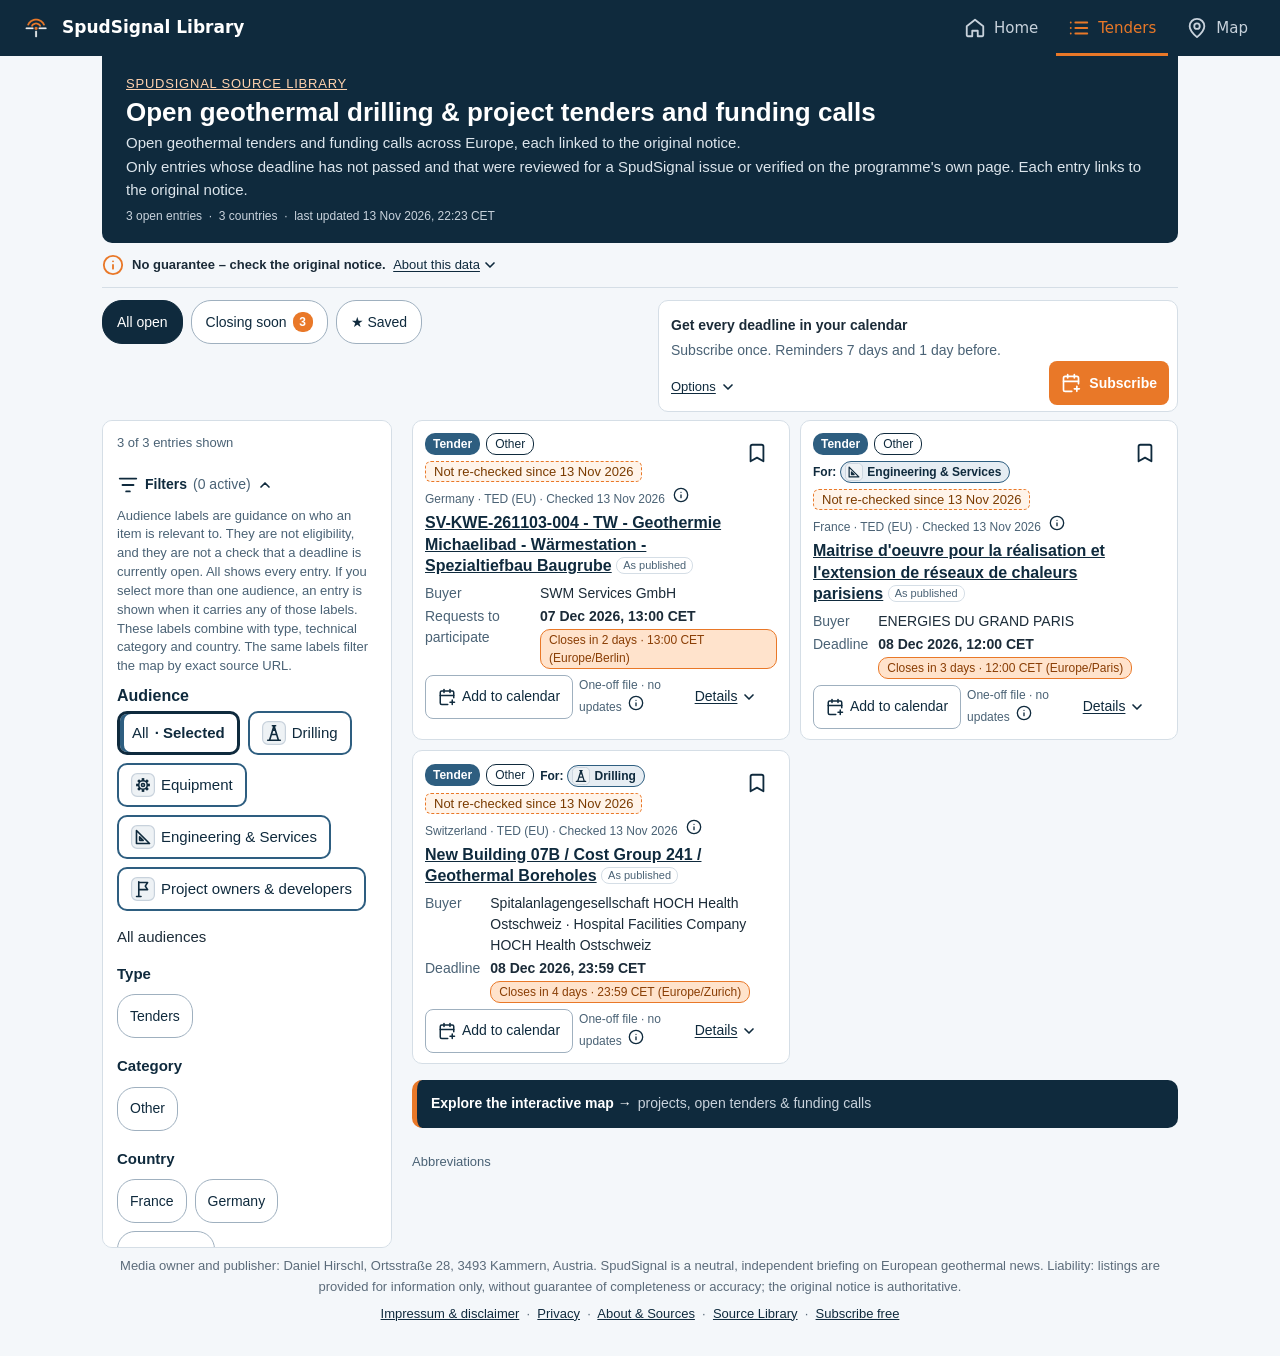
<file: handoff/tabs-2-0/generators/tabs/pretabs/tenders/index.html>
<!doctype html><html lang="en"><head><meta charset="utf-8"><meta name="viewport" content="width=device-width,initial-scale=1,viewport-fit=cover">
<title>Open geothermal drilling &amp; project tenders and funding calls – SpudSignal Source Library</title>
<meta name="description" content="Open geothermal drilling tenders and funding calls across Europe with deadlines, linked to the original notices. Reviewed by SpudSignal, updated weekly.">
<link rel="canonical" href="https://library.spudsignal.com/tenders/">
<link rel="icon" href="/favicon.svg" type="image/svg+xml">
<link rel="icon" href="/tenders/icons/favicon-32.png" type="image/png" sizes="32x32">
<link rel="apple-touch-icon" href="/tenders/icons/apple-touch-icon.png">
<link rel="stylesheet" href="/audience/badges.css">
<link rel="manifest" href="/tenders/manifest.webmanifest"><meta name="theme-color" content="#0F2A3D">
<meta name="apple-mobile-web-app-capable" content="yes"><meta name="mobile-web-app-capable" content="yes"><meta name="apple-mobile-web-app-status-bar-style" content="black-translucent"><meta name="apple-mobile-web-app-title" content="SpudSignal Tenders">
<link rel="alternate" type="text/calendar" title="Deadline feed (ICS)" href="/tenders/deadlines.ics">
<style>
:root{--navy:#0F2A3D;--or:#E97828;--mut:#4A6275;--line:#D5DEE6;--bg:#F4F7FA;--chipbg:#E6EDF3}
*{box-sizing:border-box}html{-webkit-text-size-adjust:100%}
body{margin:0;background:var(--bg);color:#1B2B38;font:16px/1.5 -apple-system,BlinkMacSystemFont,"Segoe UI",Roboto,Arial,sans-serif;padding-bottom:calc(64px + env(safe-area-inset-bottom))}
a{color:var(--navy)}a:hover{color:#B85A14}
:focus-visible{outline:3px solid var(--or);outline-offset:2px;border-radius:4px}
.ic{width:22px;height:22px;flex:none}
.wrap{max-width:1100px;margin:0 auto;padding:0 12px}
.hero{background:var(--navy);color:#fff;padding:calc(18px + env(safe-area-inset-top)) max(16px,env(safe-area-inset-right)) 18px max(16px,env(safe-area-inset-left));margin:0 -12px}
.hero a{color:#FFD2AE}.hero h1{font-size:22px;line-height:1.25;margin:4px 0 8px}.hero p{margin:4px 0;color:#DCE5EC;font-size:15px}.hero .k{font-size:13px;text-transform:uppercase;letter-spacing:.06em}.hero .s{font-size:13px;color:#C8D2DC}
.note{background:#FFF4EA;border-left:4px solid var(--or);padding:10px 12px;margin:12px 0;font-size:14px;border-radius:4px}
.offline{background:#5B6B7A;color:#fff;font-size:14px;padding:8px 12px;margin:0 -12px;text-align:center}
.since{background:#fff;border:1px solid var(--line);border-radius:8px;padding:10px 12px;margin:12px 0;font-size:14px}
.ioshint{position:relative;background:#fff;border:2px solid var(--navy);border-radius:10px;padding:12px 44px 12px 14px;margin:12px 0;font-size:14px}
.ioshint .x{position:absolute;top:4px;right:4px;width:44px;height:44px;border:0;background:none;font-size:22px;color:var(--navy);cursor:pointer}
.views{display:flex;gap:8px;flex-wrap:wrap;margin:12px 0 4px}
.views a{display:inline-flex;align-items:center;gap:6px;min-height:40px;padding:6px 14px;border-radius:20px;border:1px solid #9FB0BF;background:#fff;color:var(--navy);text-decoration:none;font-size:15px}
.views a[aria-current="page"]{background:var(--navy);color:#fff;border-color:var(--navy)}
.views .n{background:var(--or);color:#fff;font-size:12px;font-weight:700;border-radius:9px;min-width:20px;height:20px;line-height:20px;padding:0 6px;text-align:center}
.views .n[data-z]{display:none}
.bar{position:sticky;top:0;z-index:10;background:var(--bg);padding:8px 0 6px;margin:0;border-bottom:1px solid var(--line)}
.chiprow{display:flex;gap:6px;overflow-x:auto;padding:3px 0;scrollbar-width:none;-webkit-overflow-scrolling:touch}.chiprow::-webkit-scrollbar{display:none}
.chip{flex:none;min-height:36px;padding:6px 12px;border-radius:18px;border:1px solid #9FB0BF;background:#fff;color:var(--navy);font:inherit;font-size:14px;cursor:pointer;white-space:nowrap}
.chip[aria-pressed="true"]{background:var(--navy);color:#fff;border-color:var(--navy)}
.chip.reset{border-style:dashed}
#count{font-size:14px;color:var(--mut);margin:8px 0}
#list{display:grid;gap:12px;margin-bottom:16px}
.card{position:relative;background:#fff;border:1px solid var(--line);border-radius:10px;padding:14px 14px 12px}
.card h3{font-size:17px;line-height:1.35;margin:4px 48px 4px 0}
.card .top{margin:0 48px 4px 0;display:flex;flex-wrap:wrap;gap:6px;align-items:center}
.badge{font-size:12px;font-weight:700;padding:2px 8px;border-radius:10px;color:#fff}.badge.tend{background:#2E5E80}.badge.fund{background:#1F6B4F}
.tag{font-size:12px;padding:1px 8px;border-radius:10px;border:1px solid var(--navy);color:var(--navy)}
.pill-new{font-size:12px;font-weight:700;padding:2px 9px;border-radius:10px;background:var(--navy);color:#fff}
.pill-chg{font-size:12px;font-weight:700;padding:1px 8px;border-radius:10px;border:2px solid var(--or);color:#9A4A0F;background:#fff}
.stale{font-size:13px;color:#7A3B00;background:#FFF4EA;border:1px dashed var(--or);border-radius:6px;padding:2px 8px}
.chg{font-size:14px;background:#FFF4EA;border-radius:6px;padding:6px 8px;margin:6px 0}
.meta{font-size:13px;color:var(--mut);margin:0}.lbl{font-size:12px;color:var(--mut);margin:0 0 6px}
.flag{background:#FFF4EA;border:1px solid #F3C49C;padding:6px 8px;border-radius:6px;font-size:14px;margin:6px 0}
dl{display:grid;grid-template-columns:max-content 1fr;gap:2px 12px;margin:8px 0;font-size:14px}dt{color:var(--mut)}dd{margin:0}
.more,.muted{color:var(--mut)}
.cd{display:inline-block;margin-top:4px;font-size:13px;padding:2px 8px;border-radius:10px;background:var(--chipbg);color:#24445C}
.cd.warn{background:#FFE3CC;color:#8A3E05;border:1px solid var(--or)}.cd.hot{background:var(--or);color:#fff;font-weight:700}.cd:empty{display:none}
.cdx{display:block;font-size:12px;color:#8A3E05;margin-top:2px}
.star{position:absolute;top:8px;right:8px;width:48px;height:48px;border:0;background:none;color:var(--navy);cursor:pointer;display:flex;align-items:center;justify-content:center;border-radius:24px}
.star:hover{background:var(--chipbg)}.star[aria-pressed="true"] svg{fill:var(--or);stroke:var(--or)}
.acts{display:flex;flex-wrap:wrap;align-items:center;gap:6px 10px;margin:8px 0 4px}
.btn2{display:inline-flex;align-items:center;gap:6px;min-height:40px;padding:6px 12px;border:1px solid #9FB0BF;border-radius:8px;background:#fff;color:var(--navy);font-size:14px;text-decoration:none}
.btn2 .ic{width:18px;height:18px}.btn2:hover{border-color:var(--navy)}
.hint{font-size:12px;color:var(--mut)}
.acc{font-size:12px;color:var(--mut);margin:6px 0 0}
.card.gone{background:#F1F3F5;border-style:dashed}.card.gone h3 a{color:#5B6B7A}
.gonetag{font-size:12px;font-weight:700;padding:2px 8px;border-radius:10px;background:#5B6B7A;color:#fff}
.feed{background:#fff;border:2px solid var(--navy);border-radius:10px;padding:12px 14px;margin:12px 0}
.feedmini{display:none!important}.feed.compact>*{display:none}.feed.compact .feedmini{display:flex!important;align-items:center;gap:10px;margin:0;font-weight:600}.feed.compact .feedmini span:first-child{flex:1}
.btn1.sm{min-height:44px;padding:8px 12px}.more2{min-height:44px;border:0;background:none;color:var(--navy);text-decoration:underline;font:inherit;font-size:14px;cursor:pointer}
.chiprow.fade{-webkit-mask-image:linear-gradient(to right,#000 85%,transparent);mask-image:linear-gradient(to right,#000 85%,transparent)}
.hero .long{display:none}.chg{display:block}
.abbr{font-size:13px;color:#4A6275;margin:4px 0 16px}.abbr summary{cursor:pointer;min-height:32px;display:inline-flex;align-items:center}.abbr dl,.box dl{font-size:13px;color:#4A6275}
.feed h2{font-size:16px;margin:0 0 6px}.feed p{margin:4px 0;font-size:14px}
.btn1{display:inline-flex;align-items:center;gap:8px;min-height:48px;padding:10px 16px;border-radius:8px;background:var(--or);color:#fff;font-weight:700;text-decoration:none;border:0}
.btn1:hover{background:#C9621A;color:#fff}.btn1 .ic{width:20px;height:20px}
.feedalt{display:flex;flex-wrap:wrap;gap:6px 14px;font-size:14px;margin-top:8px}
.box{background:#fff;border:1px solid var(--line);border-radius:10px;padding:12px 14px;margin:12px 0}.box h2{font-size:18px;margin:0 0 8px}.box li{margin:4px 0}
.empty{background:#fff;border:1px dashed #9FB0BF;border-radius:10px;padding:16px;text-align:center;color:var(--mut)}
[hidden]{display:none!important}
footer{max-width:1100px;margin:0 auto;padding:8px 12px 32px;font-size:13px;color:#5B6B7A;text-align:center;line-height:1.6}footer a{color:#0F2A3D}
@media (min-width:900px){
 body{padding-bottom:0}.hero .long{display:inline}.chiprow.fade{-webkit-mask-image:none;mask-image:none}
 .hero{margin:0;border-radius:0 0 10px 10px;padding:22px 24px}.hero h1{font-size:28px}
 .bar{top:52px}
 #list{grid-template-columns:1fr 1fr}
}
@media (prefers-reduced-motion:no-preference){.star,.chip{transition:background .15s}}
</style><style id="appnav-css">/* appnav v3: identical on /, /tenders/, /map/ */
.appnav{position:fixed;z-index:1200;left:0;right:0;background:#0F2A3D;font-family:"DejaVu Sans",Verdana,system-ui,sans-serif;box-sizing:border-box}
.appnav *{box-sizing:border-box}.appnav a{text-decoration:none}
.appnav .al a{display:flex;align-items:center;color:#C8D2DC}
.appnav .al a[aria-current="page"]{color:#E97828}
.appnav a:focus-visible{outline:2px solid #E97828;outline-offset:-3px}
@media(min-width:761px){.appnav{top:0;height:56px;display:flex;align-items:center;padding:0 20px}
.appnav .ab{display:flex;align-items:center;gap:10px;color:#fff;font-size:17px}.appnav .ab img{height:32px;width:auto}
.appnav .al{margin-left:auto;display:flex;gap:6px;height:100%}
.appnav .al a{gap:8px;padding:0 12px;font-size:15px;border-bottom:3px solid transparent;border-top:3px solid transparent}
.appnav .al a[aria-current="page"]{border-bottom-color:#E97828}.appnav .al a:hover{color:#fff}
body.has-appnav{padding-top:56px}}
@media(max-width:760px){.appnav{bottom:0;padding:0 env(safe-area-inset-right) env(safe-area-inset-bottom) env(safe-area-inset-left)}
.appnav .ab{display:none}.appnav .al{display:flex}
.appnav .al a{flex:1;min-height:56px;flex-direction:column;justify-content:center;gap:2px;font-size:12px;border-top:3px solid transparent}
.appnav .al a[aria-current="page"]{border-top-color:#E97828}
body.has-appnav{padding-bottom:calc(64px + env(safe-area-inset-bottom))}}
</style>
<style id="slim-css">
/* library-slim proposal 2026-11-13 – placement only */
summary{list-style:none;cursor:pointer}summary::-webkit-details-marker{display:none}
.chev{flex:none;transition:transform .15s}details[open]>summary .chev{transform:rotate(180deg)}
.hero{padding-top:calc(14px + env(safe-area-inset-top));padding-bottom:12px}
.hero h1{font-size:20px;margin:2px 0 4px}
.hero .k{margin:0}
.intro>summary{display:flex;align-items:center;gap:8px;min-height:44px;color:#DCE5EC;font-size:14px}
.intro .lead{flex:1;outline:1px dashed rgba(233,120,40,.7);outline-offset:2px;border-radius:2px}
.mo{display:inline-flex;align-items:center;gap:2px;color:#FFD2AE;font-size:13px;white-space:nowrap;text-decoration:underline;text-underline-offset:2px}
.intro p{font-size:14px;margin:0 0 6px}
.hero .s{font-size:12px;margin:0}
details.note{background:none;border:0;border-bottom:1px solid var(--line);padding:0;margin:0 0 4px;border-radius:0;font-size:13px}
details.note>summary{display:flex;align-items:center;gap:8px;min-height:44px;color:var(--mut)}
details.note>summary .ic{color:var(--or)}
details.note .mo{color:var(--navy);margin-left:4px}
details.note p{margin:0 0 10px;padding:8px 10px;background:#FFF4EA;border-left:3px solid var(--or);border-radius:4px;color:#1B2B38}
.views{margin:8px 0 6px;flex-wrap:nowrap;overflow-x:auto;scrollbar-width:none}.views::-webkit-scrollbar{display:none}
.views a{min-height:44px;padding:6px 14px;font-size:14px;flex:none}
.feed{position:relative;border:1px solid var(--line);padding:2px 130px 0 12px;margin:6px 0 8px;min-height:64px}
.feed .feedmini .btn1.sm{position:absolute;top:8px;right:8px}
.feedopt[open]{margin-right:-118px}
.feed .feedmini{display:block!important;margin:6px 0 0;font-weight:600;font-size:14px}
.feed .feedmini .fh{flex:1;line-height:1.3}
.feedopt>summary{display:inline-flex;align-items:center;gap:4px;min-height:44px;font-size:13px;color:var(--navy);text-decoration:underline;text-underline-offset:2px}
.feedopt p{font-size:13px;margin:0 0 8px;padding-right:8px}.feedopt .feedalt{font-size:13px;margin:0 0 8px}
.feedmini .btn1.sm{min-height:44px;padding:6px 12px;font-size:14px}
.feed.compact>*{display:revert}
/* filter bar */
.bar{display:flex;align-items:center;gap:10px;padding:6px 0;border-bottom:1px solid var(--line);z-index:20}
.bar #count{margin:0;font-size:13px;flex:1;text-align:right}
.fbtn{display:inline-flex;align-items:center;gap:6px;min-height:44px;padding:6px 14px;border:1px solid var(--navy);border-radius:22px;background:#fff;color:var(--navy);font-weight:700;font-size:14px;white-space:nowrap}
.fbtn .fn{font-weight:400;color:var(--mut)}.fsheet.on .fbtn{background:var(--navy);color:#fff}.fsheet.on .fbtn .fn{color:#FFD2AE;font-weight:700}
.sheet{background:#fff}
.sheethead{display:flex;align-items:center;gap:8px;position:sticky;top:0;background:#fff;padding:10px 0;border-bottom:1px solid var(--line);z-index:1}
.sheett{flex:1;margin:0;font-size:17px;color:var(--navy)}
.done{min-height:44px;padding:6px 18px;border:0;border-radius:22px;background:var(--or);color:#fff;font:inherit;font-weight:700;cursor:pointer}
.sheet .chip{min-height:44px}
.fgh{font-size:15px;color:var(--navy);margin:14px 0 6px}
.chiprow.wrapr{flex-wrap:wrap;overflow:visible;gap:8px}.chiprow.wrapr.fade{-webkit-mask-image:none;mask-image:none}
.sheet .audblock{margin-top:12px}.sheet .audhelp{font-size:13px;color:var(--mut);margin:0 0 10px}
.sheet .audchip{font-size:15px;padding:6px 12px}
@media (max-width:899px){
 .lay,.lay-side,.lay-main{display:contents}
 .fsheet[open]>.sheet{position:fixed;left:0;right:0;bottom:0;max-height:82vh;overflow:auto;z-index:1300;padding:0 16px calc(20px + env(safe-area-inset-bottom));border-radius:16px 16px 0 0;box-shadow:0 0 0 100vmax rgba(15,42,61,.55);overscroll-behavior:contain}
}
/* cards */
#list{gap:10px;grid-template-columns:minmax(0,1fr)}
.card{min-width:0;overflow-wrap:break-word}
.card .top .auds{flex:0 1 auto;width:auto}
.card{padding:12px 12px 6px}
.card .top{gap:4px 6px}
.card .auds{margin:2px 0 0;gap:4px}
.card .audfor{font-size:12px}.card .aud{font-size:12px;padding:1px 8px 1px 4px;gap:4px}.card .aud .audsym{width:18px;height:18px}
.card h3{font-size:16px;margin:4px 48px 6px 0}
.meta{font-size:12px}
dl.key{margin:4px 0;font-size:14px;gap:2px 10px;grid-template-columns:fit-content(7.5em) minmax(0,1fr)}
dl.key strong{font-weight:700}
dl.key dd br{display:none}
.cd{font-size:12px;margin:2px 0 0 0;padding:1px 8px}.cd.past{background:#EEF1F4;color:#5B6B7A;border:1px solid #C8D2DC}
dl.key .cd{display:inline-block}dl.key .chg:not([hidden]){display:block}
.acts{display:flex;flex-wrap:wrap;align-items:center;gap:4px 8px;margin:6px 0 4px}
.acts .btn2{min-height:44px}
.cdet{flex:1 1 auto}
.cdet>summary{display:inline-flex;align-items:center;gap:4px;min-height:44px;padding:0 8px;font-size:14px;color:var(--navy);text-decoration:underline;text-underline-offset:2px}
.cdet[open]{flex-basis:100%;order:2;border-top:1px solid var(--line);margin-top:4px}
.cdet .lbl{margin:6px 0 4px}.cdet dl{font-size:13px;margin:4px 0}.cdet .hint{display:block;margin:4px 0}.cdet .acc{margin:4px 0 8px}
.maplink{display:flex;flex-wrap:wrap;align-items:center;gap:2px 6px;min-height:48px;background:var(--navy);color:#fff;border-left:5px solid var(--or);border-radius:10px;padding:10px 14px;margin:12px 0;text-decoration:none;font-weight:700;font-size:14px}
.maplink:hover{color:#fff}.maplink .ml2{font-weight:400;color:#C8D2DC}
.abbr summary{min-height:44px}
@media (min-width:900px){
 body{font-size:16px}
 .hero{padding:18px 24px}.hero h1{font-size:26px}
 .intro>summary{display:none}.intro p{font-size:15px;color:#DCE5EC;margin:4px 0}
 details.note[open]>summary .mo{display:none}
 .lay-top{display:flex;align-items:flex-start;gap:16px;flex-wrap:wrap}.lay-top .views{flex:1}.lay-top .feed{flex:0 1 520px;margin-top:8px}
 .lay{display:grid;grid-template-columns:290px 1fr;gap:20px;align-items:start}
 .lay-side{position:sticky;top:64px;max-height:calc(100vh - 72px);overflow:auto;background:#fff;border:1px solid var(--line);border-radius:10px;padding:4px 14px 12px}
 .bar{position:static;flex-direction:column;align-items:stretch;border:0;background:none;padding:0}
 .bar #count{text-align:left;order:-1;margin:8px 0 0}
 .fbtn{border:0;padding:6px 0;border-radius:0;background:none!important;color:var(--navy)!important}
 .sheethead{display:none}
 .sheet{padding:0}.sheet .audblock{margin-top:4px}
 #list{grid-template-columns:minmax(0,1fr) minmax(0,1fr)}
 .feed{padding-top:8px}
}
/* v2 */
.intro>summary{display:block!important;padding:4px 0}.lead1{color:#DCE5EC;font-size:14px;line-height:1.45}.intro .mo{display:inline-flex;vertical-align:baseline;gap:3px;min-height:24px}
.intro>summary{min-height:44px}.intro .lt{color:#FFD2AE}
details.note>summary strong{color:#1B2B38}
.f1{margin:0 0 10px;padding:8px 10px;background:#FFF4EA;border-left:3px solid var(--or);border-radius:4px}
details.note .f1 p{margin:0 0 8px;padding:0;background:none;border:0;border-radius:0}.fh2{font-size:14px;margin:4px 0 4px;color:var(--navy)}
.ic.sm{width:16px;height:16px;vertical-align:-3px}
.ib{display:inline-flex;align-items:center;justify-content:center;min-width:44px;min-height:44px;margin:-14px -10px -14px -6px;color:var(--navy)}
.meta .chk{white-space:nowrap}
.lbls{display:inline-block;font-size:11px;font-weight:400;color:var(--mut);border:1px solid var(--line);border-radius:8px;padding:0 6px;vertical-align:2px;white-space:nowrap}
.t03{flex:1 1 90px;font-size:12px;line-height:1.3;color:var(--mut)}.t03 .ib{margin:-12px -10px -12px -8px}
.acts{gap:4px 6px}
.cdet>summary{padding:0 4px}
.cdet .dynfull:empty{display:none}.cdet .dynfull{font-size:12px;color:#8A3E05;margin:4px 0}
details.flag{padding:0;margin:6px 0}details.flag>summary{display:flex;align-items:center;gap:6px;min-height:44px;padding:0 8px;color:#7A3B00}details.flag p{margin:0;padding:0 8px 8px;font-size:13px}
.feed{padding:8px 12px 2px!important}.feed .feedmini .btn1.sm{top:auto!important;bottom:6px}.feedopt[open]{margin-right:0!important;padding-bottom:52px}.fshort{margin:2px 0 0;font-size:12px;color:var(--mut)}
.audhelp2>summary{display:inline-flex;align-items:center;gap:6px;min-height:44px;font-size:14px;color:var(--navy);font-weight:600}
.sheet .audhelp{margin:0 0 10px}
.audempty details>summary{display:inline-flex;align-items:center;gap:4px;min-height:44px}
.iosd>summary{display:flex;align-items:center;gap:6px;min-height:44px;flex-wrap:wrap}.iosd p{margin:4px 0 0}
.ioshint{padding:4px 44px 4px 12px;margin:8px 0}
@media (min-width:900px){.lead1{font-size:15px}.intro>summary{display:block!important;min-height:0;padding:0}.hero .intro p{margin:2px 0 6px}.intro[open] .mo{display:none}}
</style>
</head><body class="has-appnav">
<div class="wrap">
<div class="offline" id="offline" role="status" hidden></div>
<div class="hero"><p class="k"><a href="/">SpudSignal Source Library</a></p><h1>Open geothermal drilling &amp; project tenders and funding calls</h1>
<details class="intro" id="t01"><summary><span class="lead1">Open geothermal tenders and funding calls across Europe, each linked to the original notice.</span> <span class="mo"><svg class="ic sm lt" width="16" height="16" viewBox="0 0 24 24" fill="none" stroke="currentColor" stroke-width="2" stroke-linecap="round" stroke-linejoin="round" aria-hidden="true" focusable="false"><circle cx="12" cy="12" r="10"/><path d="M12 16v-4"/><path d="M12 8h.01"/></svg>What’s on this list?<svg class="chev" width="16" height="16" viewBox="0 0 24 24" fill="none" stroke="currentColor" stroke-width="2.5" stroke-linecap="round" stroke-linejoin="round" aria-hidden="true" focusable="false"><path d="m6 9 6 6 6-6"/></svg></span></summary><p>Only entries whose deadline has not passed and that were reviewed for a SpudSignal issue or verified on the programme's own page. Each entry links to the original notice.</p></details>
<p class="s"><span id="n-open">23</span> open <span id="n-word">entries</span> &nbsp;·&nbsp; <span id="n-ctry">9 countries + EU</span> &nbsp;·&nbsp; last updated <span id="gen">13 Nov 2026, 22:23 CET</span></p></div>
<!-- appnav v3 --><nav class="appnav" aria-label="Main"><a class="ab" href="/"><img src="/map/logo-v3-dark.png" alt="" width="32" height="32"><b>SpudSignal Library</b></a><div class="al"><a href="/"><svg width="22" height="22" viewBox="0 0 24 24" fill="none" stroke="currentColor" stroke-width="2" stroke-linecap="round" stroke-linejoin="round" aria-hidden="true" focusable="false"><path d="m3 10 9-7 9 7v10a1 1 0 0 1-1 1h-5v-6h-6v6H4a1 1 0 0 1-1-1z"/></svg><span>Home</span></a><a href="/tenders/" aria-current="page"><svg width="22" height="22" viewBox="0 0 24 24" fill="none" stroke="currentColor" stroke-width="2" stroke-linecap="round" stroke-linejoin="round" aria-hidden="true" focusable="false"><path d="M3 12h.01"/><path d="M3 18h.01"/><path d="M3 6h.01"/><path d="M8 12h13"/><path d="M8 18h13"/><path d="M8 6h13"/></svg><span>Tenders</span></a><a href="/map/"><svg width="22" height="22" viewBox="0 0 24 24" fill="none" stroke="currentColor" stroke-width="2" stroke-linecap="round" stroke-linejoin="round" aria-hidden="true" focusable="false"><path d="M20 10c0 5-8 12-8 12s-8-7-8-12a8 8 0 0 1 16 0z"/><circle cx="12" cy="10" r="3"/></svg><span>Map</span></a></div></nav>
<div class="ioshint" id="ioshint" hidden><button class="x" type="button" aria-label="Dismiss install hint">×</button><details class="iosd"><summary><strong>Install:</strong> Share → Add to Home Screen.<svg class="chev" width="16" height="16" viewBox="0 0 24 24" fill="none" stroke="currentColor" stroke-width="2.5" stroke-linecap="round" stroke-linejoin="round" aria-hidden="true" focusable="false"><path d="m6 9 6 6 6-6"/></svg></summary><p><strong>Install as an app:</strong> tap <strong>Share</strong> <span aria-hidden="true">⎋</span> in Safari, then <strong>Add to Home Screen</strong>. Works offline with the last loaded data.</p></details></div>
<details class="note" id="about-data"><summary><svg class="ic" width="20" height="20" viewBox="0 0 24 24" fill="none" stroke="currentColor" stroke-width="2" stroke-linecap="round" stroke-linejoin="round" aria-hidden="true" focusable="false"><circle cx="12" cy="12" r="10"/><path d="M12 16v-4"/><path d="M12 8h.01"/></svg><span><strong>No guarantee – check the original notice.</strong> <span class="mo">About this data<svg class="chev" width="16" height="16" viewBox="0 0 24 24" fill="none" stroke="currentColor" stroke-width="2.5" stroke-linecap="round" stroke-linejoin="round" aria-hidden="true" focusable="false"><path d="m6 9 6 6 6-6"/></svg></span></span></summary><div class="f1"><h2 class="fh2">About this data</h2><p id="f1">Add to calendar downloads a one-off file that does not update. For automatic updates, including corrections and withdrawals, subscribe to the deadline feed. “Checked DD Mon YYYY” is SpudSignal’s last check of this entry, not the publication date of the notice. All details as published by the source on that date, with no guarantee of completeness or accuracy. Deadlines, times and documents can change: always check the original notice before acting. The original notice is binding. This list includes no awards, no bidder assessments and no contact data.</p><h2 class="fh2">Audience labels</h2><p id="f2">Audience labels are guidance on who an item is relevant to. They are not eligibility, and they are not a check that a deadline is currently open. For tenders and funding calls, check the original source for application requirements and deadlines. All shows every entry, including items without an audience label. If you select more than one audience, an entry is shown when it carries any of those labels. These labels combine with other filter groups (type, technical category and country). The same labels filter the map; a pin is labelled only when its source URL is the same URL as an assignment. Audience labels use the same assignment record on the Library, the open-tender list and the map.</p><p><a href="#about-data">About &amp; Sources</a></p></div></details>
<div class="since" id="since" role="status" hidden></div>
<main id="main">
<div id="view-list">
<div class="lay-top"><div class="views" aria-label="Views"><a href="#open" data-tab="open">All open</a><a href="#soon" data-tab="soon">Closing soon <span class="n" id="n-soon" aria-label="entries">0</span></a><a href="#saved" data-tab="saved">&#9733; Saved <span class="n" id="n-saved" aria-label="saved">0</span></a></div>
<section class="feed" id="feedbox" aria-label="Deadline feed"><div class="feedmini"><span class="fh">Get every deadline in your calendar</span><a class="btn1 sm" href="webcal://library.spudsignal.com/tenders/deadlines.ics" aria-label="Subscribe to deadline feed"><svg class="ic " width="22" height="22" viewBox="0 0 24 24" fill="none" stroke="currentColor" stroke-width="2" stroke-linecap="round" stroke-linejoin="round" aria-hidden="true" focusable="false"><path d="M8 2v4"/><path d="M16 2v4"/><path d="M21 13V6a2 2 0 0 0-2-2H5a2 2 0 0 0-2 2v14a2 2 0 0 0 2 2h8"/><path d="M3 10h18"/><path d="M16 19h6"/><path d="M19 16v6"/></svg><span>Subscribe</span></a></div><p class="fshort">Subscribe once. Reminders 7 days and 1 day before.</p><details class="feedopt"><summary>Options<svg class="chev" width="16" height="16" viewBox="0 0 24 24" fill="none" stroke="currentColor" stroke-width="2.5" stroke-linecap="round" stroke-linejoin="round" aria-hidden="true" focusable="false"><path d="m6 9 6 6 6-6"/></svg></summary><p>Subscribe once (reminders 7 days and 1 day before) – the feed updates when SpudSignal re-checks the notices (corrections, withdrawals).</p><p>Google Calendar often refreshes subscribed feeds only after 12 to 24 hours.</p><p><a class="btn1" id="sub" href="webcal://library.spudsignal.com/tenders/deadlines.ics"><svg class="ic " width="22" height="22" viewBox="0 0 24 24" fill="none" stroke="currentColor" stroke-width="2" stroke-linecap="round" stroke-linejoin="round" aria-hidden="true" focusable="false"><path d="M8 2v4"/><path d="M16 2v4"/><path d="M21 13V6a2 2 0 0 0-2-2H5a2 2 0 0 0-2 2v14a2 2 0 0 0 2 2h8"/><path d="M3 10h18"/><path d="M16 19h6"/><path d="M19 16v6"/></svg><span>Subscribe to deadline feed</span></a></p><div class="feedalt"><a id="sub-g" href="https://calendar.google.com/calendar/render?cid=webcal%3A%2F%2Flibrary.spudsignal.com%2Ftenders%2Fdeadlines.ics" rel="noopener">Google Calendar</a><a id="sub-o" href="https://outlook.live.com/calendar/0/addfromweb?url=https%3A%2F%2Flibrary.spudsignal.com%2Ftenders%2Fdeadlines.ics&amp;name=SpudSignal%20deadlines" rel="noopener">Outlook.com</a><a href="/tenders/deadlines.ics">Feed URL (https)</a></div></details></section>
</div>
<div class="lay"><aside class="lay-side"><div class="bar" id="bar"><details class="fsheet" id="fsheet"><summary class="fbtn"><svg class="ic" width="20" height="20" viewBox="0 0 24 24" fill="none" stroke="currentColor" stroke-width="2" stroke-linecap="round" stroke-linejoin="round" aria-hidden="true" focusable="false"><path d="M3 5h18"/><path d="M6 12h12"/><path d="M10 19h4"/></svg><span>Filters</span> <span class="fn" id="fn">(0 active)</span><svg class="chev" width="16" height="16" viewBox="0 0 24 24" fill="none" stroke="currentColor" stroke-width="2.5" stroke-linecap="round" stroke-linejoin="round" aria-hidden="true" focusable="false"><path d="m6 9 6 6 6-6"/></svg></summary><div class="sheet" role="group" aria-label="Filters"><div class="sheethead"><h2 class="sheett">Filters</h2><button type="button" class="chip reset" title="Clear all filters" id="reset" aria-pressed="true">All</button><button type="button" class="done" id="fdone">Done</button></div>
<!-- audience-notes-start -->
<p class="audhelp" id="aud-help">Audience labels are guidance on who an item is relevant to. They are not eligibility, and they are not a check that a deadline is currently open. All shows every entry. If you select more than one audience, an entry is shown when it carries any of those labels. These labels combine with type, technical category and country. The same labels filter the map by exact source URL.</p>
<p class="audempty" id="aud-empty" hidden>No entries carry the selected audience labels. Entries without an audience label stay in All.</p>
<!-- audience-notes-end -->
<!-- audience-bar-start -->
<div class="audblock" id="audience-bar">
<h2 class="audheading" id="aud-heading">Audience</h2>
<div class="audrow" role="group" aria-labelledby="aud-heading">
<button type="button" class="audchip audall" id="aud-all" aria-pressed="true">All</button>
<button type="button" class="audchip" data-g="audience" data-v="Drilling" aria-pressed="false"><img class="audsym" src="/symbols/aud-drilling.svg" alt="" width="24" height="24"><span class="audname">Drilling</span></button>
<button type="button" class="audchip" data-g="audience" data-v="Equipment" aria-pressed="false"><img class="audsym" src="/symbols/aud-equipment.svg" alt="" width="24" height="24"><span class="audname">Equipment</span></button>
<button type="button" class="audchip" data-g="audience" data-v="Engineering &amp; Services" aria-pressed="false"><img class="audsym" src="/symbols/aud-engineering.svg" alt="" width="24" height="24"><span class="audname">Engineering &amp; Services</span></button>
<button type="button" class="audchip" data-g="audience" data-v="Project owners &amp; developers" aria-pressed="false"><img class="audsym" src="/symbols/aud-owners.svg" alt="" width="24" height="24"><span class="audname">Project owners &amp; developers</span></button>
</div>
<p class="audcount" id="aud-count" role="status"></p>
</div>
<!-- audience-bar-end --><h2 class="fgh" id="fg-0">Type</h2><div class="chiprow wrapr" role="group" aria-labelledby="fg-0"><button type="button" class="chip" data-g="kind" data-v="tender" aria-pressed="false">Tenders</button><button type="button" class="chip" data-g="kind" data-v="funding" aria-pressed="false">Funding calls</button></div><h2 class="fgh" id="fg-1">Category</h2><div class="chiprow wrapr" role="group" aria-labelledby="fg-1"><button type="button" class="chip" data-g="tag" data-v="Deep well" aria-pressed="false">Deep well</button><button type="button" class="chip" data-g="tag" data-v="Planning" aria-pressed="false">Planning</button><button type="button" class="chip" data-g="tag" data-v="Other" aria-pressed="false">Other</button></div><h2 class="fgh" id="fg-2">Country</h2><div class="chiprow wrapr" role="group" aria-labelledby="fg-2"><button type="button" class="chip" data-g="country" data-v="EU" aria-pressed="false">EU-wide</button><button type="button" class="chip" data-g="country" data-v="FR" aria-pressed="false">France</button><button type="button" class="chip" data-g="country" data-v="DE" aria-pressed="false">Germany</button><button type="button" class="chip" data-g="country" data-v="HU" aria-pressed="false">Hungary</button><button type="button" class="chip" data-g="country" data-v="IS" aria-pressed="false">Iceland</button><button type="button" class="chip" data-g="country" data-v="IE" aria-pressed="false">Ireland</button><button type="button" class="chip" data-g="country" data-v="NL" aria-pressed="false">Netherlands</button><button type="button" class="chip" data-g="country" data-v="PL" aria-pressed="false">Poland</button><button type="button" class="chip" data-g="country" data-v="RO" aria-pressed="false">Romania</button><button type="button" class="chip" data-g="country" data-v="CH" aria-pressed="false">Switzerland</button></div></div></details><p id="count" role="status"></p></div></aside>
<div class="lay-main"><div class="audempty" id="aud-empty" hidden><details><summary>No entries for these audience labels.<svg class="chev" width="16" height="16" viewBox="0 0 24 24" fill="none" stroke="currentColor" stroke-width="2.5" stroke-linecap="round" stroke-linejoin="round" aria-hidden="true" focusable="false"><path d="m6 9 6 6 6-6"/></svg></summary>No entries carry the selected audience labels. Entries without an audience label stay visible under All.</details></div>
<div id="list">
<article class="card" data-audience="" data-audience-status="untagged" data-audience-approved="false" id="e-803c662051981e98" data-uid="803c662051981e98" data-country="FR" data-kind="tender" data-deadline="2026-11-16" data-cpv="" data-tags="Other">
<button class="star" type="button" aria-pressed="false" aria-label="Save: Travaux de Création d&#x27;une centrale de géothermie sur sonde et travaux de remplac"><svg class="ic " width="22" height="22" viewBox="0 0 24 24" fill="none" stroke="currentColor" stroke-width="2" stroke-linecap="round" stroke-linejoin="round" aria-hidden="true" focusable="false"><path d="m19 21-7-4-7 4V5a2 2 0 0 1 2-2h10a2 2 0 0 1 2 2v16z"/></svg></button>
<p class="top"><span class="badge tend">Tender</span><span class="tag">Other</span><span class="dyn"></span></p>
<p class="meta"><span class="ctry">France</span> · <span class="src">BOAMP (DILA)</span> · <span class="chk">Checked 13 Nov 2026</span><a class="ib" href="#about-data" data-f1 aria-label="About this data"><svg class="ic sm" width="16" height="16" viewBox="0 0 24 24" fill="none" stroke="currentColor" stroke-width="2" stroke-linecap="round" stroke-linejoin="round" aria-hidden="true" focusable="false"><circle cx="12" cy="12" r="10"/><path d="M12 16v-4"/><path d="M12 8h.01"/></svg></a></p>
<h3><a href="https://www.boamp.fr/pages/avis/?q=idweb:26-101464" rel="noopener">Travaux de Création d&#x27;une centrale de géothermie sur sonde et travaux de remplacement des émetteurs au centre hospitalier Drôme Vivarais
---
Relance du lot n°2</a> <span class="lbls">As published</span></h3>

<dl class="key"><dt>Buyer</dt><dd>Centre Hospitalier de Valence - Etablissement support Ght Dav</dd><dt>Deadline</dt><dd><strong>16 Nov 2026, 16:00 CET</strong><br><span class="cd" aria-live="off"></span><span class="chg" hidden></span></dd></dl>
<div class="acts"><a class="btn2" href="ics/803c662051981e98.ics" download="spudsignal-803c662051981e98.ics" type="text/calendar"><svg class="ic " width="22" height="22" viewBox="0 0 24 24" fill="none" stroke="currentColor" stroke-width="2" stroke-linecap="round" stroke-linejoin="round" aria-hidden="true" focusable="false"><path d="M8 2v4"/><path d="M16 2v4"/><path d="M21 13V6a2 2 0 0 0-2-2H5a2 2 0 0 0-2 2v14a2 2 0 0 0 2 2h8"/><path d="M3 10h18"/><path d="M16 19h6"/><path d="M19 16v6"/></svg><span>Add to calendar</span></a><span class="hint t03">One-off file · no updates<a class="ib" href="#about-data" data-f1 aria-label="About this data"><svg class="ic sm" width="16" height="16" viewBox="0 0 24 24" fill="none" stroke="currentColor" stroke-width="2" stroke-linecap="round" stroke-linejoin="round" aria-hidden="true" focusable="false"><circle cx="12" cy="12" r="10"/><path d="M12 16v-4"/><path d="M12 8h.01"/></svg></a></span><details class="cdet"><summary>Details<svg class="chev" width="16" height="16" viewBox="0 0 24 24" fill="none" stroke="currentColor" stroke-width="2.5" stroke-linecap="round" stroke-linejoin="round" aria-hidden="true" focusable="false"><path d="m6 9 6 6 6-6"/></svg></summary><p class="lbl">Title as published (original language, unedited).</p><dl><dt>CPV</dt><dd>Not in extract</dd><dt>Reference</dt><dd>BOAMP 26-101464</dd></dl><p class="hint">CPV is not in our extract – see the original notice.</p><p class="dynfull"></p><p class="hint"><a href="#about-data" data-f1>About this data</a></p></details></div>
</article>
<article class="card" data-audience="Project owners &amp; developers" data-audience-status="reviewed" data-audience-approved="true" id="e-d6aceeed5e1cf4bd" data-uid="d6aceeed5e1cf4bd" data-country="FR" data-kind="funding" data-deadline="2026-11-16" data-cpv="" data-tags="">
<button class="star" type="button" aria-pressed="false" aria-label="Save: Appel à projets FEDER 2026 – Création ou extension des installations de distribu"><svg class="ic " width="22" height="22" viewBox="0 0 24 24" fill="none" stroke="currentColor" stroke-width="2" stroke-linecap="round" stroke-linejoin="round" aria-hidden="true" focusable="false"><path d="m19 21-7-4-7 4V5a2 2 0 0 1 2-2h10a2 2 0 0 1 2 2v16z"/></svg></button>
<p class="top"><span class="badge fund">Funding call</span><!--auds--><span class="auds" data-audience-status="reviewed"><span class="audfor">For:</span><span class="aud"><img class="audsym" src="/symbols/aud-owners.svg" alt="" width="24" height="24"><span class="audname">Project owners &amp; developers</span></span></span><!--/auds--><span class="dyn"></span></p>
<p class="meta"><span class="ctry">France</span> · <span class="src">Programme page</span> · <span class="chk">Checked 13 Nov 2026</span><a class="ib" href="#about-data" data-f1 aria-label="About this data"><svg class="ic sm" width="16" height="16" viewBox="0 0 24 24" fill="none" stroke="currentColor" stroke-width="2" stroke-linecap="round" stroke-linejoin="round" aria-hidden="true" focusable="false"><circle cx="12" cy="12" r="10"/><path d="M12 16v-4"/><path d="M12 8h.01"/></svg></a></p>
<h3><a href="https://www.europeidf.fr/sites/default/files/AAP_FEDER2026_G%C3%A9othermie.pdf" rel="noopener">Appel à projets FEDER 2026 – Création ou extension des installations de distribution et production de chaleur et de froid par géothermie</a> <span class="lbls">As published</span></h3>

<dl class="key"><dt>Programme</dt><dd>Région Île-de-France – FEDER 2026</dd><dt>Deadline</dt><dd><strong>16 Nov 2026, 17:00 Paris time (submission via e-Synergie)</strong><br><span class="cd" aria-live="off"></span><span class="chg" hidden></span></dd></dl>
<div class="acts"><a class="btn2" href="ics/d6aceeed5e1cf4bd.ics" download="spudsignal-d6aceeed5e1cf4bd.ics" type="text/calendar"><svg class="ic " width="22" height="22" viewBox="0 0 24 24" fill="none" stroke="currentColor" stroke-width="2" stroke-linecap="round" stroke-linejoin="round" aria-hidden="true" focusable="false"><path d="M8 2v4"/><path d="M16 2v4"/><path d="M21 13V6a2 2 0 0 0-2-2H5a2 2 0 0 0-2 2v14a2 2 0 0 0 2 2h8"/><path d="M3 10h18"/><path d="M16 19h6"/><path d="M19 16v6"/></svg><span>Add to calendar</span></a><span class="hint t03">One-off file · no updates<a class="ib" href="#about-data" data-f1 aria-label="About this data"><svg class="ic sm" width="16" height="16" viewBox="0 0 24 24" fill="none" stroke="currentColor" stroke-width="2" stroke-linecap="round" stroke-linejoin="round" aria-hidden="true" focusable="false"><circle cx="12" cy="12" r="10"/><path d="M12 16v-4"/><path d="M12 8h.01"/></svg></a></span><details class="cdet"><summary>Details<svg class="chev" width="16" height="16" viewBox="0 0 24 24" fill="none" stroke="currentColor" stroke-width="2.5" stroke-linecap="round" stroke-linejoin="round" aria-hidden="true" focusable="false"><path d="m6 9 6 6 6-6"/></svg></summary><p class="lbl">Title as published (original language, unedited).</p><dl><dt>CPV</dt><dd>Not in extract</dd><dt>Reference</dt><dd>FR-IDF-FEDER-geothermie-2026</dd></dl><p class="hint">CPV is not in our extract – see the original notice.</p><p class="dynfull"></p><p class="hint"><a href="#about-data" data-f1>About this data</a></p></details></div>
</article>
<article class="card" data-audience="Engineering &amp; Services" data-audience-status="reviewed" data-audience-approved="true" id="e-f0353bf382e57b2b" data-uid="f0353bf382e57b2b" data-country="FR" data-kind="tender" data-deadline="2026-11-17" data-cpv="" data-tags="Planning">
<button class="star" type="button" aria-pressed="false" aria-label="Save: La présente consultation concerne la mission de Maitrise d’œuvre complète, décou"><svg class="ic " width="22" height="22" viewBox="0 0 24 24" fill="none" stroke="currentColor" stroke-width="2" stroke-linecap="round" stroke-linejoin="round" aria-hidden="true" focusable="false"><path d="m19 21-7-4-7 4V5a2 2 0 0 1 2-2h10a2 2 0 0 1 2 2v16z"/></svg></button>
<p class="top"><span class="badge tend">Tender</span><span class="tag">Planning</span><!--auds--><span class="auds" data-audience-status="reviewed"><span class="audfor">For:</span><span class="aud"><img class="audsym" src="/symbols/aud-engineering.svg" alt="" width="24" height="24"><span class="audname">Engineering &amp; Services</span></span></span><!--/auds--><span class="dyn"></span></p>
<p class="meta"><span class="ctry">France</span> · <span class="src">BOAMP (DILA)</span> · <span class="chk">Checked 13 Nov 2026</span><a class="ib" href="#about-data" data-f1 aria-label="About this data"><svg class="ic sm" width="16" height="16" viewBox="0 0 24 24" fill="none" stroke="currentColor" stroke-width="2" stroke-linecap="round" stroke-linejoin="round" aria-hidden="true" focusable="false"><circle cx="12" cy="12" r="10"/><path d="M12 16v-4"/><path d="M12 8h.01"/></svg></a></p>
<h3><a href="https://www.boamp.fr/pages/avis/?q=idweb:26-100440" rel="noopener">La présente consultation concerne la mission de Maitrise d’œuvre complète, découpée en tranches, pour l’opération de « Production Géothermique – Campus Route de Mende ».</a> <span class="lbls">As published</span></h3>

<dl class="key"><dt>Buyer</dt><dd>CNRS - DR13</dd><dt>Deadline</dt><dd><strong>17 Nov 2026, 11:00 CET (notice states 12:00 Paris; submit before 11:00 to be safe)</strong><br><span class="cd" aria-live="off"></span><span class="chg" hidden></span></dd></dl><details class="flag"><summary><strong>Time uncertain – confirm on the notice</strong><svg class="chev" width="16" height="16" viewBox="0 0 24 24" fill="none" stroke="currentColor" stroke-width="2.5" stroke-linecap="round" stroke-linejoin="round" aria-hidden="true" focusable="false"><path d="m6 9 6 6 6-6"/></svg></summary><p>Time uncertain: the notice states 12:00 Paris but encodes an inconsistent offset (11:00 CET) – the earlier value is used here.</p></details>
<div class="acts"><a class="btn2" href="ics/f0353bf382e57b2b.ics" download="spudsignal-f0353bf382e57b2b.ics" type="text/calendar"><svg class="ic " width="22" height="22" viewBox="0 0 24 24" fill="none" stroke="currentColor" stroke-width="2" stroke-linecap="round" stroke-linejoin="round" aria-hidden="true" focusable="false"><path d="M8 2v4"/><path d="M16 2v4"/><path d="M21 13V6a2 2 0 0 0-2-2H5a2 2 0 0 0-2 2v14a2 2 0 0 0 2 2h8"/><path d="M3 10h18"/><path d="M16 19h6"/><path d="M19 16v6"/></svg><span>Add to calendar</span></a><span class="hint t03">One-off file · no updates<a class="ib" href="#about-data" data-f1 aria-label="About this data"><svg class="ic sm" width="16" height="16" viewBox="0 0 24 24" fill="none" stroke="currentColor" stroke-width="2" stroke-linecap="round" stroke-linejoin="round" aria-hidden="true" focusable="false"><circle cx="12" cy="12" r="10"/><path d="M12 16v-4"/><path d="M12 8h.01"/></svg></a></span><details class="cdet"><summary>Details<svg class="chev" width="16" height="16" viewBox="0 0 24 24" fill="none" stroke="currentColor" stroke-width="2.5" stroke-linecap="round" stroke-linejoin="round" aria-hidden="true" focusable="false"><path d="m6 9 6 6 6-6"/></svg></summary><p class="lbl">Title as published (original language, unedited).</p><dl><dt>CPV</dt><dd>Not in extract</dd><dt>Reference</dt><dd>BOAMP 26-100440</dd></dl><p class="hint">CPV is not in our extract – see the original notice.</p><p class="dynfull"></p><p class="hint"><a href="#about-data" data-f1>About this data</a></p></details></div>
</article>
<article class="card" data-audience="Engineering &amp; Services" data-audience-status="reviewed" data-audience-approved="true" id="e-6b774d72bcf5d7f5" data-uid="6b774d72bcf5d7f5" data-country="FR" data-kind="tender" data-deadline="2026-11-18" data-cpv="71300000 71621000" data-tags="Planning">
<button class="star" type="button" aria-pressed="false" aria-label="Save: Maîtrise d&#x27;oeuvre pour la gestion des installations de surface du réseau de chal"><svg class="ic " width="22" height="22" viewBox="0 0 24 24" fill="none" stroke="currentColor" stroke-width="2" stroke-linecap="round" stroke-linejoin="round" aria-hidden="true" focusable="false"><path d="m19 21-7-4-7 4V5a2 2 0 0 1 2-2h10a2 2 0 0 1 2 2v16z"/></svg></button>
<p class="top"><span class="badge tend">Tender</span><span class="tag">Planning</span><!--auds--><span class="auds" data-audience-status="reviewed"><span class="audfor">For:</span><span class="aud"><img class="audsym" src="/symbols/aud-engineering.svg" alt="" width="24" height="24"><span class="audname">Engineering &amp; Services</span></span></span><!--/auds--><span class="dyn"></span></p>
<p class="meta"><span class="ctry">France</span> · <span class="src">TED (EU)</span> · <span class="chk">Checked 13 Nov 2026</span><a class="ib" href="#about-data" data-f1 aria-label="About this data"><svg class="ic sm" width="16" height="16" viewBox="0 0 24 24" fill="none" stroke="currentColor" stroke-width="2" stroke-linecap="round" stroke-linejoin="round" aria-hidden="true" focusable="false"><circle cx="12" cy="12" r="10"/><path d="M12 16v-4"/><path d="M12 8h.01"/></svg></a></p>
<h3><a href="https://ted.europa.eu/en/notice/-/detail/696202-2026" rel="noopener">Maîtrise d&#x27;oeuvre pour la gestion des installations de surface du réseau de chaleur UniGéo</a> <span class="lbls">As published</span></h3>

<dl class="key"><dt>Buyer</dt><dd>UniGéo</dd><dt>Deadline</dt><dd><strong>18 Nov 2026, 12:00 CET</strong><br><span class="cd" aria-live="off"></span><span class="chg" hidden></span></dd></dl>
<div class="acts"><a class="btn2" href="ics/6b774d72bcf5d7f5.ics" download="spudsignal-6b774d72bcf5d7f5.ics" type="text/calendar"><svg class="ic " width="22" height="22" viewBox="0 0 24 24" fill="none" stroke="currentColor" stroke-width="2" stroke-linecap="round" stroke-linejoin="round" aria-hidden="true" focusable="false"><path d="M8 2v4"/><path d="M16 2v4"/><path d="M21 13V6a2 2 0 0 0-2-2H5a2 2 0 0 0-2 2v14a2 2 0 0 0 2 2h8"/><path d="M3 10h18"/><path d="M16 19h6"/><path d="M19 16v6"/></svg><span>Add to calendar</span></a><span class="hint t03">One-off file · no updates<a class="ib" href="#about-data" data-f1 aria-label="About this data"><svg class="ic sm" width="16" height="16" viewBox="0 0 24 24" fill="none" stroke="currentColor" stroke-width="2" stroke-linecap="round" stroke-linejoin="round" aria-hidden="true" focusable="false"><circle cx="12" cy="12" r="10"/><path d="M12 16v-4"/><path d="M12 8h.01"/></svg></a></span><details class="cdet"><summary>Details<svg class="chev" width="16" height="16" viewBox="0 0 24 24" fill="none" stroke="currentColor" stroke-width="2.5" stroke-linecap="round" stroke-linejoin="round" aria-hidden="true" focusable="false"><path d="m6 9 6 6 6-6"/></svg></summary><p class="lbl">Title as published (original language, unedited).</p><dl><dt>CPV</dt><dd>71300000 71621000</dd><dt>Reference</dt><dd>TED 696202-2026</dd></dl><p class="dynfull"></p><p class="hint"><a href="#about-data" data-f1>About this data</a></p></details></div>
</article>
<article class="card" data-audience="" data-audience-status="unassigned" data-audience-approved="false" id="e-76d3e3d4f7f4b6c3" data-uid="76d3e3d4f7f4b6c3" data-country="FR" data-kind="tender" data-deadline="2026-11-18" data-cpv="" data-tags="Other">
<button class="star" type="button" aria-pressed="false" aria-label="Save: Travaux de rénovation énergétique avec la mise en place d&#x27;une PAC Géothermique s"><svg class="ic " width="22" height="22" viewBox="0 0 24 24" fill="none" stroke="currentColor" stroke-width="2" stroke-linecap="round" stroke-linejoin="round" aria-hidden="true" focusable="false"><path d="m19 21-7-4-7 4V5a2 2 0 0 1 2-2h10a2 2 0 0 1 2 2v16z"/></svg></button>
<p class="top"><span class="badge tend">Tender</span><span class="tag">Other</span><span class="dyn"></span></p>
<p class="meta"><span class="ctry">France</span> · <span class="src">BOAMP (DILA)</span> · <span class="chk">Checked 13 Nov 2026</span><a class="ib" href="#about-data" data-f1 aria-label="About this data"><svg class="ic sm" width="16" height="16" viewBox="0 0 24 24" fill="none" stroke="currentColor" stroke-width="2" stroke-linecap="round" stroke-linejoin="round" aria-hidden="true" focusable="false"><circle cx="12" cy="12" r="10"/><path d="M12 16v-4"/><path d="M12 8h.01"/></svg></a></p>
<h3><a href="https://www.boamp.fr/pages/avis/?q=idweb:26-103155" rel="noopener">Travaux de rénovation énergétique avec la mise en place d&#x27;une PAC Géothermique sur sondes verticales sur le bâtiment &quot; MAIRIE &quot;</a> <span class="lbls">As published</span></h3>

<dl class="key"><dt>Buyer</dt><dd>Commune de Croze</dd><dt>Deadline</dt><dd><strong>18 Nov 2026, 12:00 CET</strong><br><span class="cd" aria-live="off"></span><span class="chg" hidden></span></dd></dl>
<div class="acts"><a class="btn2" href="ics/76d3e3d4f7f4b6c3.ics" download="spudsignal-76d3e3d4f7f4b6c3.ics" type="text/calendar"><svg class="ic " width="22" height="22" viewBox="0 0 24 24" fill="none" stroke="currentColor" stroke-width="2" stroke-linecap="round" stroke-linejoin="round" aria-hidden="true" focusable="false"><path d="M8 2v4"/><path d="M16 2v4"/><path d="M21 13V6a2 2 0 0 0-2-2H5a2 2 0 0 0-2 2v14a2 2 0 0 0 2 2h8"/><path d="M3 10h18"/><path d="M16 19h6"/><path d="M19 16v6"/></svg><span>Add to calendar</span></a><span class="hint t03">One-off file · no updates<a class="ib" href="#about-data" data-f1 aria-label="About this data"><svg class="ic sm" width="16" height="16" viewBox="0 0 24 24" fill="none" stroke="currentColor" stroke-width="2" stroke-linecap="round" stroke-linejoin="round" aria-hidden="true" focusable="false"><circle cx="12" cy="12" r="10"/><path d="M12 16v-4"/><path d="M12 8h.01"/></svg></a></span><details class="cdet"><summary>Details<svg class="chev" width="16" height="16" viewBox="0 0 24 24" fill="none" stroke="currentColor" stroke-width="2.5" stroke-linecap="round" stroke-linejoin="round" aria-hidden="true" focusable="false"><path d="m6 9 6 6 6-6"/></svg></summary><p class="lbl">Title as published (original language, unedited).</p><dl><dt>CPV</dt><dd>Not in extract</dd><dt>Reference</dt><dd>BOAMP 26-103155</dd></dl><p class="hint">CPV is not in our extract – see the original notice.</p><p class="dynfull"></p><p class="hint"><a href="#about-data" data-f1>About this data</a></p></details></div>
</article>
<article class="card" data-audience="" data-audience-status="untagged" data-audience-approved="false" id="e-3942db59a0569a17" data-uid="3942db59a0569a17" data-country="DE" data-kind="tender" data-deadline="2026-11-20" data-cpv="45113000 45255500" data-tags="Other">
<button class="star" type="button" aria-pressed="false" aria-label="Save: Bohrplatzerrichtung zur Explorationsbohrung Geothermie Marzahn im Rahmen eines G"><svg class="ic " width="22" height="22" viewBox="0 0 24 24" fill="none" stroke="currentColor" stroke-width="2" stroke-linecap="round" stroke-linejoin="round" aria-hidden="true" focusable="false"><path d="m19 21-7-4-7 4V5a2 2 0 0 1 2-2h10a2 2 0 0 1 2 2v16z"/></svg></button>
<p class="top"><span class="badge tend">Tender</span><span class="tag">Other</span><span class="dyn"></span></p>
<p class="meta"><span class="ctry">Germany</span> · <span class="src">TED (EU)</span> · <span class="chk">Checked 13 Nov 2026</span><a class="ib" href="#about-data" data-f1 aria-label="About this data"><svg class="ic sm" width="16" height="16" viewBox="0 0 24 24" fill="none" stroke="currentColor" stroke-width="2" stroke-linecap="round" stroke-linejoin="round" aria-hidden="true" focusable="false"><circle cx="12" cy="12" r="10"/><path d="M12 16v-4"/><path d="M12 8h.01"/></svg></a></p>
<h3><a href="https://ted.europa.eu/en/notice/-/detail/729199-2026" rel="noopener">Bohrplatzerrichtung zur Explorationsbohrung Geothermie Marzahn im Rahmen eines Gesamtprojektes</a> <span class="lbls">As published</span></h3>

<dl class="key"><dt>Buyer</dt><dd>BEW Berliner Energie und Wärme GmbH</dd><dt>Requests to participate</dt><dd><strong>20 Nov 2026, 12:00 CET</strong><br><span class="cd" aria-live="off"></span><span class="chg" hidden></span></dd></dl>
<div class="acts"><a class="btn2" href="ics/3942db59a0569a17.ics" download="spudsignal-3942db59a0569a17.ics" type="text/calendar"><svg class="ic " width="22" height="22" viewBox="0 0 24 24" fill="none" stroke="currentColor" stroke-width="2" stroke-linecap="round" stroke-linejoin="round" aria-hidden="true" focusable="false"><path d="M8 2v4"/><path d="M16 2v4"/><path d="M21 13V6a2 2 0 0 0-2-2H5a2 2 0 0 0-2 2v14a2 2 0 0 0 2 2h8"/><path d="M3 10h18"/><path d="M16 19h6"/><path d="M19 16v6"/></svg><span>Add to calendar</span></a><span class="hint t03">One-off file · no updates<a class="ib" href="#about-data" data-f1 aria-label="About this data"><svg class="ic sm" width="16" height="16" viewBox="0 0 24 24" fill="none" stroke="currentColor" stroke-width="2" stroke-linecap="round" stroke-linejoin="round" aria-hidden="true" focusable="false"><circle cx="12" cy="12" r="10"/><path d="M12 16v-4"/><path d="M12 8h.01"/></svg></a></span><details class="cdet"><summary>Details<svg class="chev" width="16" height="16" viewBox="0 0 24 24" fill="none" stroke="currentColor" stroke-width="2.5" stroke-linecap="round" stroke-linejoin="round" aria-hidden="true" focusable="false"><path d="m6 9 6 6 6-6"/></svg></summary><p class="lbl">Title as published (original language, unedited).</p><dl><dt>CPV</dt><dd>45113000 45255500</dd><dt>Reference</dt><dd>TED 729199-2026</dd></dl><p class="dynfull"></p><p class="hint"><a href="#about-data" data-f1>About this data</a></p></details></div>
</article>
<article class="card" data-audience="" data-audience-status="untagged" data-audience-approved="true" id="e-d1a2305da5242137" data-uid="d1a2305da5242137" data-country="DE" data-kind="tender" data-deadline="2026-11-21" data-cpv="45112000 45231100 45231110 45231300 45231400 45232140 45232150 45232411" data-tags="Other">
<button class="star" type="button" aria-pressed="false" aria-label="Save: Fernwärmeverbundleitungstrasse Laufzorn II nach Laufzorn I der Erdwärme II GmbH "><svg class="ic " width="22" height="22" viewBox="0 0 24 24" fill="none" stroke="currentColor" stroke-width="2" stroke-linecap="round" stroke-linejoin="round" aria-hidden="true" focusable="false"><path d="m19 21-7-4-7 4V5a2 2 0 0 1 2-2h10a2 2 0 0 1 2 2v16z"/></svg></button>
<p class="top"><span class="badge tend">Tender</span><span class="tag">Other</span><span class="dyn"></span></p>
<p class="meta"><span class="ctry">Germany</span> · <span class="src">TED (EU)</span> · <span class="chk">Checked 13 Nov 2026</span><a class="ib" href="#about-data" data-f1 aria-label="About this data"><svg class="ic sm" width="16" height="16" viewBox="0 0 24 24" fill="none" stroke="currentColor" stroke-width="2" stroke-linecap="round" stroke-linejoin="round" aria-hidden="true" focusable="false"><circle cx="12" cy="12" r="10"/><path d="M12 16v-4"/><path d="M12 8h.01"/></svg></a></p>
<h3><a href="https://ted.europa.eu/en/notice/-/detail/732630-2026" rel="noopener">Fernwärmeverbundleitungstrasse Laufzorn II nach Laufzorn I der Erdwärme II GmbH und Co KG</a> <span class="lbls">As published</span></h3>

<dl class="key"><dt>Buyer</dt><dd>Erdwärme Grünwald II GmbH &amp; Co. KG</dd><dt>Requests to participate</dt><dd><strong>21 Nov 2026, 23:00 CET</strong><br><span class="cd" aria-live="off"></span><span class="chg" hidden></span></dd></dl>
<div class="acts"><a class="btn2" href="ics/d1a2305da5242137.ics" download="spudsignal-d1a2305da5242137.ics" type="text/calendar"><svg class="ic " width="22" height="22" viewBox="0 0 24 24" fill="none" stroke="currentColor" stroke-width="2" stroke-linecap="round" stroke-linejoin="round" aria-hidden="true" focusable="false"><path d="M8 2v4"/><path d="M16 2v4"/><path d="M21 13V6a2 2 0 0 0-2-2H5a2 2 0 0 0-2 2v14a2 2 0 0 0 2 2h8"/><path d="M3 10h18"/><path d="M16 19h6"/><path d="M19 16v6"/></svg><span>Add to calendar</span></a><span class="hint t03">One-off file · no updates<a class="ib" href="#about-data" data-f1 aria-label="About this data"><svg class="ic sm" width="16" height="16" viewBox="0 0 24 24" fill="none" stroke="currentColor" stroke-width="2" stroke-linecap="round" stroke-linejoin="round" aria-hidden="true" focusable="false"><circle cx="12" cy="12" r="10"/><path d="M12 16v-4"/><path d="M12 8h.01"/></svg></a></span><details class="cdet"><summary>Details<svg class="chev" width="16" height="16" viewBox="0 0 24 24" fill="none" stroke="currentColor" stroke-width="2.5" stroke-linecap="round" stroke-linejoin="round" aria-hidden="true" focusable="false"><path d="m6 9 6 6 6-6"/></svg></summary><p class="lbl">Title as published (original language, unedited).</p><dl><dt>CPV</dt><dd>45112000 45231100 45231110 <span class="more">+5 more</span></dd><dt>Reference</dt><dd>TED 732630-2026</dd></dl><p class="dynfull"></p><p class="hint"><a href="#about-data" data-f1>About this data</a></p></details></div>
</article>
<article class="card" data-audience="Equipment" data-audience-status="reviewed" data-audience-approved="true" id="e-0c87fc4157e326c0" data-uid="0c87fc4157e326c0" data-country="FR" data-kind="tender" data-deadline="2026-11-23" data-cpv="" data-tags="Other">
<button class="star" type="button" aria-pressed="false" aria-label="Save: PUITS DE PRODUCTION GEOTHERMIQUE DE VILLETANEUSE FOURNITURE D&#x27;UNE ELECTROPOMPE D"><svg class="ic " width="22" height="22" viewBox="0 0 24 24" fill="none" stroke="currentColor" stroke-width="2" stroke-linecap="round" stroke-linejoin="round" aria-hidden="true" focusable="false"><path d="m19 21-7-4-7 4V5a2 2 0 0 1 2-2h10a2 2 0 0 1 2 2v16z"/></svg></button>
<p class="top"><span class="badge tend">Tender</span><span class="tag">Other</span><!--auds--><span class="auds" data-audience-status="reviewed"><span class="audfor">For:</span><span class="aud"><img class="audsym" src="/symbols/aud-equipment.svg" alt="" width="24" height="24"><span class="audname">Equipment</span></span></span><!--/auds--><span class="dyn"></span></p>
<p class="meta"><span class="ctry">France</span> · <span class="src">BOAMP (DILA)</span> · <span class="chk">Checked 13 Nov 2026</span><a class="ib" href="#about-data" data-f1 aria-label="About this data"><svg class="ic sm" width="16" height="16" viewBox="0 0 24 24" fill="none" stroke="currentColor" stroke-width="2" stroke-linecap="round" stroke-linejoin="round" aria-hidden="true" focusable="false"><circle cx="12" cy="12" r="10"/><path d="M12 16v-4"/><path d="M12 8h.01"/></svg></a></p>
<h3><a href="https://www.boamp.fr/pages/avis/?q=idweb:26-103297" rel="noopener">PUITS DE PRODUCTION GEOTHERMIQUE DE VILLETANEUSE FOURNITURE D&#x27;UNE ELECTROPOMPE DE PRODUCTION IMMERGEE</a> <span class="lbls">As published</span></h3>

<dl class="key"><dt>Buyer</dt><dd>Syndicat Mixte des Réseaux d&#x27;Energie Calorifique - SMIREC</dd><dt>Deadline</dt><dd><strong>23 Nov 2026, 12:00 CET</strong><br><span class="cd" aria-live="off"></span><span class="chg" hidden></span></dd></dl>
<div class="acts"><a class="btn2" href="ics/0c87fc4157e326c0.ics" download="spudsignal-0c87fc4157e326c0.ics" type="text/calendar"><svg class="ic " width="22" height="22" viewBox="0 0 24 24" fill="none" stroke="currentColor" stroke-width="2" stroke-linecap="round" stroke-linejoin="round" aria-hidden="true" focusable="false"><path d="M8 2v4"/><path d="M16 2v4"/><path d="M21 13V6a2 2 0 0 0-2-2H5a2 2 0 0 0-2 2v14a2 2 0 0 0 2 2h8"/><path d="M3 10h18"/><path d="M16 19h6"/><path d="M19 16v6"/></svg><span>Add to calendar</span></a><span class="hint t03">One-off file · no updates<a class="ib" href="#about-data" data-f1 aria-label="About this data"><svg class="ic sm" width="16" height="16" viewBox="0 0 24 24" fill="none" stroke="currentColor" stroke-width="2" stroke-linecap="round" stroke-linejoin="round" aria-hidden="true" focusable="false"><circle cx="12" cy="12" r="10"/><path d="M12 16v-4"/><path d="M12 8h.01"/></svg></a></span><details class="cdet"><summary>Details<svg class="chev" width="16" height="16" viewBox="0 0 24 24" fill="none" stroke="currentColor" stroke-width="2.5" stroke-linecap="round" stroke-linejoin="round" aria-hidden="true" focusable="false"><path d="m6 9 6 6 6-6"/></svg></summary><p class="lbl">Title as published (original language, unedited).</p><dl><dt>CPV</dt><dd>Not in extract</dd><dt>Reference</dt><dd>BOAMP 26-103297</dd></dl><p class="hint">CPV is not in our extract – see the original notice.</p><p class="dynfull"></p><p class="hint"><a href="#about-data" data-f1>About this data</a></p></details></div>
</article>
<article class="card" data-audience="Drilling" data-audience-status="reviewed" data-audience-approved="true" id="e-82be64efeab79612" data-uid="82be64efeab79612" data-country="FR" data-kind="tender" data-deadline="2026-11-23" data-cpv="" data-tags="Other">
<button class="star" type="button" aria-pressed="false" aria-label="Save: Rénovation énergétique d&#x27;un ensemble de bâtiments communaux et réalisation d&#x27;une"><svg class="ic " width="22" height="22" viewBox="0 0 24 24" fill="none" stroke="currentColor" stroke-width="2" stroke-linecap="round" stroke-linejoin="round" aria-hidden="true" focusable="false"><path d="m19 21-7-4-7 4V5a2 2 0 0 1 2-2h10a2 2 0 0 1 2 2v16z"/></svg></button>
<p class="top"><span class="badge tend">Tender</span><span class="tag">Other</span><!--auds--><span class="auds" data-audience-status="reviewed"><span class="audfor">For:</span><span class="aud"><img class="audsym" src="/symbols/aud-drilling.svg" alt="" width="24" height="24"><span class="audname">Drilling</span></span></span><!--/auds--><span class="dyn"></span></p>
<p class="meta"><span class="ctry">France</span> · <span class="src">BOAMP (DILA)</span> · <span class="chk">Checked 13 Nov 2026</span><a class="ib" href="#about-data" data-f1 aria-label="About this data"><svg class="ic sm" width="16" height="16" viewBox="0 0 24 24" fill="none" stroke="currentColor" stroke-width="2" stroke-linecap="round" stroke-linejoin="round" aria-hidden="true" focusable="false"><circle cx="12" cy="12" r="10"/><path d="M12 16v-4"/><path d="M12 8h.01"/></svg></a></p>
<h3><a href="https://www.boamp.fr/pages/avis/?q=idweb:26-103038" rel="noopener">Rénovation énergétique d&#x27;un ensemble de bâtiments communaux et réalisation d&#x27;une installation de boucle d&#x27;eau tempérée à énergie géothermique (Beteg)</a> <span class="lbls">As published</span></h3>

<dl class="key"><dt>Buyer</dt><dd>Commune de Sillé-le-Philippe</dd><dt>Deadline</dt><dd><strong>23 Nov 2026, 12:00 CET</strong><br><span class="cd" aria-live="off"></span><span class="chg" hidden></span></dd></dl>
<div class="acts"><a class="btn2" href="ics/82be64efeab79612.ics" download="spudsignal-82be64efeab79612.ics" type="text/calendar"><svg class="ic " width="22" height="22" viewBox="0 0 24 24" fill="none" stroke="currentColor" stroke-width="2" stroke-linecap="round" stroke-linejoin="round" aria-hidden="true" focusable="false"><path d="M8 2v4"/><path d="M16 2v4"/><path d="M21 13V6a2 2 0 0 0-2-2H5a2 2 0 0 0-2 2v14a2 2 0 0 0 2 2h8"/><path d="M3 10h18"/><path d="M16 19h6"/><path d="M19 16v6"/></svg><span>Add to calendar</span></a><span class="hint t03">One-off file · no updates<a class="ib" href="#about-data" data-f1 aria-label="About this data"><svg class="ic sm" width="16" height="16" viewBox="0 0 24 24" fill="none" stroke="currentColor" stroke-width="2" stroke-linecap="round" stroke-linejoin="round" aria-hidden="true" focusable="false"><circle cx="12" cy="12" r="10"/><path d="M12 16v-4"/><path d="M12 8h.01"/></svg></a></span><details class="cdet"><summary>Details<svg class="chev" width="16" height="16" viewBox="0 0 24 24" fill="none" stroke="currentColor" stroke-width="2.5" stroke-linecap="round" stroke-linejoin="round" aria-hidden="true" focusable="false"><path d="m6 9 6 6 6-6"/></svg></summary><p class="lbl">Title as published (original language, unedited).</p><dl><dt>CPV</dt><dd>Not in extract</dd><dt>Reference</dt><dd>BOAMP 26-103038</dd></dl><p class="hint">CPV is not in our extract – see the original notice.</p><p class="dynfull"></p><p class="hint"><a href="#about-data" data-f1>About this data</a></p></details></div>
</article>
<article class="card" data-audience="Drilling|Equipment|Engineering &amp; Services" data-audience-status="reviewed" data-audience-approved="true" id="e-4fd50c9eb94424d6" data-uid="4fd50c9eb94424d6" data-country="RO" data-kind="tender" data-deadline="2026-11-23" data-cpv="39715200 45232140 45255500 45331100 71321200 71356200" data-tags="Deep well">
<button class="star" type="button" aria-pressed="false" aria-label="Save: Servicii de proiectare şi Execuţie lucrări pentru obiectivul: “Creșterea producț"><svg class="ic " width="22" height="22" viewBox="0 0 24 24" fill="none" stroke="currentColor" stroke-width="2" stroke-linecap="round" stroke-linejoin="round" aria-hidden="true" focusable="false"><path d="m19 21-7-4-7 4V5a2 2 0 0 1 2-2h10a2 2 0 0 1 2 2v16z"/></svg></button>
<p class="top"><span class="badge tend">Tender</span><span class="tag">Deep well</span><!--auds--><span class="auds" data-audience-status="reviewed"><span class="audfor">For:</span><span class="aud"><img class="audsym" src="/symbols/aud-drilling.svg" alt="" width="24" height="24"><span class="audname">Drilling</span></span><span class="aud"><img class="audsym" src="/symbols/aud-equipment.svg" alt="" width="24" height="24"><span class="audname">Equipment</span></span><span class="aud"><img class="audsym" src="/symbols/aud-engineering.svg" alt="" width="24" height="24"><span class="audname">Engineering &amp; Services</span></span></span><!--/auds--><span class="dyn"></span></p>
<p class="meta"><span class="ctry">Romania</span> · <span class="src">TED (EU)</span> · <span class="chk">Checked 13 Nov 2026</span><a class="ib" href="#about-data" data-f1 aria-label="About this data"><svg class="ic sm" width="16" height="16" viewBox="0 0 24 24" fill="none" stroke="currentColor" stroke-width="2" stroke-linecap="round" stroke-linejoin="round" aria-hidden="true" focusable="false"><circle cx="12" cy="12" r="10"/><path d="M12 16v-4"/><path d="M12 8h.01"/></svg></a></p>
<h3><a href="https://ted.europa.eu/en/notice/-/detail/716179-2026" rel="noopener">Servicii de proiectare şi Execuţie lucrări pentru obiectivul: “Creșterea producției de energie din resurse geotermale prin realizarea/modernizarea capacităților de producție și a rețelelor de transport – distribuție a energiei termice din energie geotermală”</a> <span class="lbls">As published</span></h3>

<dl class="key"><dt>Buyer</dt><dd>Orasul Calimanesti</dd><dt>Deadline</dt><dd><strong>23 Nov 2026, 14:00 CET (notice: 15:00 UTC+02:00)</strong><br><span class="cd" aria-live="off"></span><span class="chg" hidden></span></dd></dl>
<div class="acts"><a class="btn2" href="ics/4fd50c9eb94424d6.ics" download="spudsignal-4fd50c9eb94424d6.ics" type="text/calendar"><svg class="ic " width="22" height="22" viewBox="0 0 24 24" fill="none" stroke="currentColor" stroke-width="2" stroke-linecap="round" stroke-linejoin="round" aria-hidden="true" focusable="false"><path d="M8 2v4"/><path d="M16 2v4"/><path d="M21 13V6a2 2 0 0 0-2-2H5a2 2 0 0 0-2 2v14a2 2 0 0 0 2 2h8"/><path d="M3 10h18"/><path d="M16 19h6"/><path d="M19 16v6"/></svg><span>Add to calendar</span></a><span class="hint t03">One-off file · no updates<a class="ib" href="#about-data" data-f1 aria-label="About this data"><svg class="ic sm" width="16" height="16" viewBox="0 0 24 24" fill="none" stroke="currentColor" stroke-width="2" stroke-linecap="round" stroke-linejoin="round" aria-hidden="true" focusable="false"><circle cx="12" cy="12" r="10"/><path d="M12 16v-4"/><path d="M12 8h.01"/></svg></a></span><details class="cdet"><summary>Details<svg class="chev" width="16" height="16" viewBox="0 0 24 24" fill="none" stroke="currentColor" stroke-width="2.5" stroke-linecap="round" stroke-linejoin="round" aria-hidden="true" focusable="false"><path d="m6 9 6 6 6-6"/></svg></summary><p class="lbl">Title as published (original language, unedited).</p><dl><dt>CPV</dt><dd>39715200 45232140 45255500 <span class="more">+3 more</span></dd><dt>Reference</dt><dd>TED 716179-2026</dd></dl><p class="dynfull"></p><p class="hint"><a href="#about-data" data-f1>About this data</a></p></details></div>
</article>
<article class="card" data-audience="Drilling" data-audience-status="reviewed" data-audience-approved="true" id="e-06fd138aa75e9be4" data-uid="06fd138aa75e9be4" data-country="PL" data-kind="tender" data-deadline="2026-11-24" data-cpv="43100000 43130000 43136000 43300000 45120000 45121000 45122000 71331000 76300000" data-tags="Other">
<button class="star" type="button" aria-pressed="false" aria-label="Save: Wykonanie otworów geotermalnych Kutno GT-1 i Kutno GT-2, dla Inwestycji pn.: BUD"><svg class="ic " width="22" height="22" viewBox="0 0 24 24" fill="none" stroke="currentColor" stroke-width="2" stroke-linecap="round" stroke-linejoin="round" aria-hidden="true" focusable="false"><path d="m19 21-7-4-7 4V5a2 2 0 0 1 2-2h10a2 2 0 0 1 2 2v16z"/></svg></button>
<p class="top"><span class="badge tend">Tender</span><span class="tag">Other</span><!--auds--><span class="auds" data-audience-status="reviewed"><span class="audfor">For:</span><span class="aud"><img class="audsym" src="/symbols/aud-drilling.svg" alt="" width="24" height="24"><span class="audname">Drilling</span></span></span><!--/auds--><span class="dyn"></span></p>
<p class="meta"><span class="ctry">Poland</span> · <span class="src">TED (EU)</span> · <span class="chk">Checked 13 Nov 2026</span><a class="ib" href="#about-data" data-f1 aria-label="About this data"><svg class="ic sm" width="16" height="16" viewBox="0 0 24 24" fill="none" stroke="currentColor" stroke-width="2" stroke-linecap="round" stroke-linejoin="round" aria-hidden="true" focusable="false"><circle cx="12" cy="12" r="10"/><path d="M12 16v-4"/><path d="M12 8h.01"/></svg></a></p>
<h3><a href="https://ted.europa.eu/en/notice/-/detail/725171-2026" rel="noopener">Wykonanie otworów geotermalnych Kutno GT-1 i Kutno GT-2, dla Inwestycji pn.: BUDOWA CIEPŁOWNI GEOTERMALNEJ W KUTNIE WRAZ Z JEJ PRZYŁĄCZENIEM DO SYSTEMU CIEPŁOWNICZEGO ECO KUTNO SP. Z O.O.</a> <span class="lbls">As published</span></h3>

<dl class="key"><dt>Buyer</dt><dd>ECO Kutno Sp. z. o.o.</dd><dt>Deadline</dt><dd><strong>24 Nov 2026, 10:00 CET</strong><br><span class="cd" aria-live="off"></span><span class="chg" hidden></span></dd></dl>
<div class="acts"><a class="btn2" href="ics/06fd138aa75e9be4.ics" download="spudsignal-06fd138aa75e9be4.ics" type="text/calendar"><svg class="ic " width="22" height="22" viewBox="0 0 24 24" fill="none" stroke="currentColor" stroke-width="2" stroke-linecap="round" stroke-linejoin="round" aria-hidden="true" focusable="false"><path d="M8 2v4"/><path d="M16 2v4"/><path d="M21 13V6a2 2 0 0 0-2-2H5a2 2 0 0 0-2 2v14a2 2 0 0 0 2 2h8"/><path d="M3 10h18"/><path d="M16 19h6"/><path d="M19 16v6"/></svg><span>Add to calendar</span></a><span class="hint t03">One-off file · no updates<a class="ib" href="#about-data" data-f1 aria-label="About this data"><svg class="ic sm" width="16" height="16" viewBox="0 0 24 24" fill="none" stroke="currentColor" stroke-width="2" stroke-linecap="round" stroke-linejoin="round" aria-hidden="true" focusable="false"><circle cx="12" cy="12" r="10"/><path d="M12 16v-4"/><path d="M12 8h.01"/></svg></a></span><details class="cdet"><summary>Details<svg class="chev" width="16" height="16" viewBox="0 0 24 24" fill="none" stroke="currentColor" stroke-width="2.5" stroke-linecap="round" stroke-linejoin="round" aria-hidden="true" focusable="false"><path d="m6 9 6 6 6-6"/></svg></summary><p class="lbl">Title as published (original language, unedited).</p><dl><dt>CPV</dt><dd>43100000 43130000 43136000 <span class="more">+6 more</span></dd><dt>Reference</dt><dd>TED 725171-2026</dd></dl><p class="dynfull"></p><p class="hint"><a href="#about-data" data-f1>About this data</a></p></details></div>
</article>
<article class="card" data-audience="" data-audience-status="unassigned" data-audience-approved="false" id="e-71a5f9ee90af9d4f" data-uid="71a5f9ee90af9d4f" data-country="HU" data-kind="tender" data-deadline="2026-11-24" data-cpv="45231000 45232140 45251250" data-tags="Other">
<button class="star" type="button" aria-pressed="false" aria-label="Save: Távhőszolgáltatási rendszer kialakítása Kabán"><svg class="ic " width="22" height="22" viewBox="0 0 24 24" fill="none" stroke="currentColor" stroke-width="2" stroke-linecap="round" stroke-linejoin="round" aria-hidden="true" focusable="false"><path d="m19 21-7-4-7 4V5a2 2 0 0 1 2-2h10a2 2 0 0 1 2 2v16z"/></svg></button>
<p class="top"><span class="badge tend">Tender</span><span class="tag">Other</span><span class="dyn"></span></p>
<p class="meta"><span class="ctry">Hungary</span> · <span class="src">TED (EU)</span> · <span class="chk">Checked 13 Nov 2026</span><a class="ib" href="#about-data" data-f1 aria-label="About this data"><svg class="ic sm" width="16" height="16" viewBox="0 0 24 24" fill="none" stroke="currentColor" stroke-width="2" stroke-linecap="round" stroke-linejoin="round" aria-hidden="true" focusable="false"><circle cx="12" cy="12" r="10"/><path d="M12 16v-4"/><path d="M12 8h.01"/></svg></a></p>
<h3><a href="https://ted.europa.eu/en/notice/-/detail/763136-2026" rel="noopener">Távhőszolgáltatási rendszer kialakítása Kabán</a> <span class="lbls">As published</span></h3>

<dl class="key"><dt>Buyer</dt><dd>HBMFÜ Hajdú-Bihar Megyei Fejlesztési Ügynökség Nonprofit Korlátolt Felelősségű Társaság · Kaba Város Önkormányzata</dd><dt>Deadline</dt><dd><strong>24 Nov 2026, 11:00 CET</strong><br><span class="cd" aria-live="off"></span><span class="chg" hidden></span></dd></dl>
<div class="acts"><a class="btn2" href="ics/71a5f9ee90af9d4f.ics" download="spudsignal-71a5f9ee90af9d4f.ics" type="text/calendar"><svg class="ic " width="22" height="22" viewBox="0 0 24 24" fill="none" stroke="currentColor" stroke-width="2" stroke-linecap="round" stroke-linejoin="round" aria-hidden="true" focusable="false"><path d="M8 2v4"/><path d="M16 2v4"/><path d="M21 13V6a2 2 0 0 0-2-2H5a2 2 0 0 0-2 2v14a2 2 0 0 0 2 2h8"/><path d="M3 10h18"/><path d="M16 19h6"/><path d="M19 16v6"/></svg><span>Add to calendar</span></a><span class="hint t03">One-off file · no updates<a class="ib" href="#about-data" data-f1 aria-label="About this data"><svg class="ic sm" width="16" height="16" viewBox="0 0 24 24" fill="none" stroke="currentColor" stroke-width="2" stroke-linecap="round" stroke-linejoin="round" aria-hidden="true" focusable="false"><circle cx="12" cy="12" r="10"/><path d="M12 16v-4"/><path d="M12 8h.01"/></svg></a></span><details class="cdet"><summary>Details<svg class="chev" width="16" height="16" viewBox="0 0 24 24" fill="none" stroke="currentColor" stroke-width="2.5" stroke-linecap="round" stroke-linejoin="round" aria-hidden="true" focusable="false"><path d="m6 9 6 6 6-6"/></svg></summary><p class="lbl">Title as published (original language, unedited).</p><dl><dt>CPV</dt><dd>45231000 45232140 45251250</dd><dt>Reference</dt><dd>TED 763136-2026</dd></dl><p class="dynfull"></p><p class="hint"><a href="#about-data" data-f1>About this data</a></p></details></div>
</article>
<article class="card" data-audience="Engineering &amp; Services" data-audience-status="reviewed" data-audience-approved="true" id="e-c063c46f5a23a0b2" data-uid="c063c46f5a23a0b2" data-country="FR" data-kind="tender" data-deadline="2026-11-24" data-cpv="" data-tags="Deep well|Planning">
<button class="star" type="button" aria-pressed="false" aria-label="Save: Etude et accompagnement sur les forages Les Cybéliades et Hélions II"><svg class="ic " width="22" height="22" viewBox="0 0 24 24" fill="none" stroke="currentColor" stroke-width="2" stroke-linecap="round" stroke-linejoin="round" aria-hidden="true" focusable="false"><path d="m19 21-7-4-7 4V5a2 2 0 0 1 2-2h10a2 2 0 0 1 2 2v16z"/></svg></button>
<p class="top"><span class="badge tend">Tender</span><span class="tag">Deep well</span><span class="tag">Planning</span><!--auds--><span class="auds" data-audience-status="reviewed"><span class="audfor">For:</span><span class="aud"><img class="audsym" src="/symbols/aud-engineering.svg" alt="" width="24" height="24"><span class="audname">Engineering &amp; Services</span></span></span><!--/auds--><span class="dyn"></span></p>
<p class="meta"><span class="ctry">France</span> · <span class="src">BOAMP (DILA)</span> · <span class="chk">Checked 13 Nov 2026</span><a class="ib" href="#about-data" data-f1 aria-label="About this data"><svg class="ic sm" width="16" height="16" viewBox="0 0 24 24" fill="none" stroke="currentColor" stroke-width="2" stroke-linecap="round" stroke-linejoin="round" aria-hidden="true" focusable="false"><circle cx="12" cy="12" r="10"/><path d="M12 16v-4"/><path d="M12 8h.01"/></svg></a></p>
<h3><a href="https://www.boamp.fr/pages/avis/?q=idweb:26-95181" rel="noopener">Etude et accompagnement sur les forages Les Cybéliades et Hélions II</a> <span class="lbls">As published</span></h3>

<dl class="key"><dt>Buyer</dt><dd>COMMUNAUTE DE COMMUNES SAUER-PECHELBRONN</dd><dt>Deadline</dt><dd><strong>24 Nov 2026, 12:00 CET</strong><br><span class="cd" aria-live="off"></span><span class="chg" hidden></span></dd></dl>
<div class="acts"><a class="btn2" href="ics/c063c46f5a23a0b2.ics" download="spudsignal-c063c46f5a23a0b2.ics" type="text/calendar"><svg class="ic " width="22" height="22" viewBox="0 0 24 24" fill="none" stroke="currentColor" stroke-width="2" stroke-linecap="round" stroke-linejoin="round" aria-hidden="true" focusable="false"><path d="M8 2v4"/><path d="M16 2v4"/><path d="M21 13V6a2 2 0 0 0-2-2H5a2 2 0 0 0-2 2v14a2 2 0 0 0 2 2h8"/><path d="M3 10h18"/><path d="M16 19h6"/><path d="M19 16v6"/></svg><span>Add to calendar</span></a><span class="hint t03">One-off file · no updates<a class="ib" href="#about-data" data-f1 aria-label="About this data"><svg class="ic sm" width="16" height="16" viewBox="0 0 24 24" fill="none" stroke="currentColor" stroke-width="2" stroke-linecap="round" stroke-linejoin="round" aria-hidden="true" focusable="false"><circle cx="12" cy="12" r="10"/><path d="M12 16v-4"/><path d="M12 8h.01"/></svg></a></span><details class="cdet"><summary>Details<svg class="chev" width="16" height="16" viewBox="0 0 24 24" fill="none" stroke="currentColor" stroke-width="2.5" stroke-linecap="round" stroke-linejoin="round" aria-hidden="true" focusable="false"><path d="m6 9 6 6 6-6"/></svg></summary><p class="lbl">Title as published (original language, unedited).</p><dl><dt>CPV</dt><dd>Not in extract</dd><dt>Reference</dt><dd>BOAMP 26-95181</dd></dl><p class="hint">CPV is not in our extract – see the original notice.</p><p class="dynfull"></p><p class="hint"><a href="#about-data" data-f1>About this data</a></p></details></div>
</article>
<article class="card" data-audience="Drilling" data-audience-status="reviewed" data-audience-approved="true" id="e-0dc12863fa50d657" data-uid="0dc12863fa50d657" data-country="DE" data-kind="tender" data-deadline="2026-11-26" data-cpv="45255500 76300000" data-tags="Other">
<button class="star" type="button" aria-pressed="false" aria-label="Save: Forschungsbohrung Münster - Teil 1 Bohrkontraktor"><svg class="ic " width="22" height="22" viewBox="0 0 24 24" fill="none" stroke="currentColor" stroke-width="2" stroke-linecap="round" stroke-linejoin="round" aria-hidden="true" focusable="false"><path d="m19 21-7-4-7 4V5a2 2 0 0 1 2-2h10a2 2 0 0 1 2 2v16z"/></svg></button>
<p class="top"><span class="badge tend">Tender</span><span class="tag">Other</span><!--auds--><span class="auds" data-audience-status="reviewed"><span class="audfor">For:</span><span class="aud"><img class="audsym" src="/symbols/aud-drilling.svg" alt="" width="24" height="24"><span class="audname">Drilling</span></span></span><!--/auds--><span class="dyn"></span></p>
<p class="meta"><span class="ctry">Germany</span> · <span class="src">TED (EU)</span> · <span class="chk">Checked 13 Nov 2026</span><a class="ib" href="#about-data" data-f1 aria-label="About this data"><svg class="ic sm" width="16" height="16" viewBox="0 0 24 24" fill="none" stroke="currentColor" stroke-width="2" stroke-linecap="round" stroke-linejoin="round" aria-hidden="true" focusable="false"><circle cx="12" cy="12" r="10"/><path d="M12 16v-4"/><path d="M12 8h.01"/></svg></a></p>
<h3><a href="https://ted.europa.eu/en/notice/-/detail/754784-2026" rel="noopener">Forschungsbohrung Münster - Teil 1 Bohrkontraktor</a> <span class="lbls">As published</span></h3>

<dl class="key"><dt>Buyer</dt><dd>Geologischer Dienst NRW - Landesbetrieb -</dd><dt>Requests to participate</dt><dd><strong>26 Nov 2026, 10:00 CET</strong><br><span class="cd" aria-live="off"></span><span class="chg" hidden></span></dd></dl>
<div class="acts"><a class="btn2" href="ics/0dc12863fa50d657.ics" download="spudsignal-0dc12863fa50d657.ics" type="text/calendar"><svg class="ic " width="22" height="22" viewBox="0 0 24 24" fill="none" stroke="currentColor" stroke-width="2" stroke-linecap="round" stroke-linejoin="round" aria-hidden="true" focusable="false"><path d="M8 2v4"/><path d="M16 2v4"/><path d="M21 13V6a2 2 0 0 0-2-2H5a2 2 0 0 0-2 2v14a2 2 0 0 0 2 2h8"/><path d="M3 10h18"/><path d="M16 19h6"/><path d="M19 16v6"/></svg><span>Add to calendar</span></a><span class="hint t03">One-off file · no updates<a class="ib" href="#about-data" data-f1 aria-label="About this data"><svg class="ic sm" width="16" height="16" viewBox="0 0 24 24" fill="none" stroke="currentColor" stroke-width="2" stroke-linecap="round" stroke-linejoin="round" aria-hidden="true" focusable="false"><circle cx="12" cy="12" r="10"/><path d="M12 16v-4"/><path d="M12 8h.01"/></svg></a></span><details class="cdet"><summary>Details<svg class="chev" width="16" height="16" viewBox="0 0 24 24" fill="none" stroke="currentColor" stroke-width="2.5" stroke-linecap="round" stroke-linejoin="round" aria-hidden="true" focusable="false"><path d="m6 9 6 6 6-6"/></svg></summary><p class="lbl">Title as published (original language, unedited).</p><dl><dt>CPV</dt><dd>45255500 76300000</dd><dt>Reference</dt><dd>TED 754784-2026</dd></dl><p class="dynfull"></p><p class="hint"><a href="#about-data" data-f1>About this data</a></p></details></div>
</article>
<article class="card" data-audience="Project owners &amp; developers" data-audience-status="reviewed" data-audience-approved="true" id="e-1d1fcdf4e5f90302" data-uid="1d1fcdf4e5f90302" data-country="NL" data-kind="funding" data-deadline="2026-11-26" data-cpv="" data-tags="">
<button class="star" type="button" aria-pressed="false" aria-label="Save: Stimulering Duurzame Energieproductie en Klimaattransitie (SDE++)"><svg class="ic " width="22" height="22" viewBox="0 0 24 24" fill="none" stroke="currentColor" stroke-width="2" stroke-linecap="round" stroke-linejoin="round" aria-hidden="true" focusable="false"><path d="m19 21-7-4-7 4V5a2 2 0 0 1 2-2h10a2 2 0 0 1 2 2v16z"/></svg></button>
<p class="top"><span class="badge fund">Funding call</span><!--auds--><span class="auds" data-audience-status="reviewed"><span class="audfor">For:</span><span class="aud"><img class="audsym" src="/symbols/aud-owners.svg" alt="" width="24" height="24"><span class="audname">Project owners &amp; developers</span></span></span><!--/auds--><span class="dyn"></span></p>
<p class="meta"><span class="ctry">Netherlands</span> · <span class="src">Programme page</span> · <span class="chk">Checked 13 Nov 2026</span><a class="ib" href="#about-data" data-f1 aria-label="About this data"><svg class="ic sm" width="16" height="16" viewBox="0 0 24 24" fill="none" stroke="currentColor" stroke-width="2" stroke-linecap="round" stroke-linejoin="round" aria-hidden="true" focusable="false"><circle cx="12" cy="12" r="10"/><path d="M12 16v-4"/><path d="M12 8h.01"/></svg></a></p>
<h3><a href="https://www.rvo.nl/subsidies-financiering/sde/aanvragen" rel="noopener">Stimulering Duurzame Energieproductie en Klimaattransitie (SDE++)</a> <span class="lbls">As published</span></h3>

<dl class="key"><dt>Programme</dt><dd>RVO – SDE++ 2026</dd><dt>Deadline</dt><dd><strong>Round 2026: opens 27 Oct 2026, 09:00 – closes 26 Nov 2026, 17:00 CET (phased)</strong><br><span class="cd" aria-live="off"></span><span class="chg" hidden></span></dd></dl>
<div class="acts"><a class="btn2" href="ics/1d1fcdf4e5f90302.ics" download="spudsignal-1d1fcdf4e5f90302.ics" type="text/calendar"><svg class="ic " width="22" height="22" viewBox="0 0 24 24" fill="none" stroke="currentColor" stroke-width="2" stroke-linecap="round" stroke-linejoin="round" aria-hidden="true" focusable="false"><path d="M8 2v4"/><path d="M16 2v4"/><path d="M21 13V6a2 2 0 0 0-2-2H5a2 2 0 0 0-2 2v14a2 2 0 0 0 2 2h8"/><path d="M3 10h18"/><path d="M16 19h6"/><path d="M19 16v6"/></svg><span>Add to calendar</span></a><span class="hint t03">One-off file · no updates<a class="ib" href="#about-data" data-f1 aria-label="About this data"><svg class="ic sm" width="16" height="16" viewBox="0 0 24 24" fill="none" stroke="currentColor" stroke-width="2" stroke-linecap="round" stroke-linejoin="round" aria-hidden="true" focusable="false"><circle cx="12" cy="12" r="10"/><path d="M12 16v-4"/><path d="M12 8h.01"/></svg></a></span><details class="cdet"><summary>Details<svg class="chev" width="16" height="16" viewBox="0 0 24 24" fill="none" stroke="currentColor" stroke-width="2.5" stroke-linecap="round" stroke-linejoin="round" aria-hidden="true" focusable="false"><path d="m6 9 6 6 6-6"/></svg></summary><p class="lbl">Title as published (original language, unedited).</p><dl><dt>CPV</dt><dd>Not in extract</dd><dt>Reference</dt><dd>NL-SDE-2026</dd></dl><p class="hint">CPV is not in our extract – see the original notice.</p><p class="dynfull"></p><p class="hint"><a href="#about-data" data-f1>About this data</a></p></details></div>
</article>
<article class="card" data-audience="Engineering &amp; Services" data-audience-status="reviewed" data-audience-approved="true" id="e-5fbc2426027d65b6" data-uid="5fbc2426027d65b6" data-country="IE" data-kind="tender" data-deadline="2026-11-27" data-cpv="71332000 71351220" data-tags="Other">
<button class="star" type="button" aria-pressed="false" aria-label="Save: Geothermal Consultancy Services for University Hospital Galway"><svg class="ic " width="22" height="22" viewBox="0 0 24 24" fill="none" stroke="currentColor" stroke-width="2" stroke-linecap="round" stroke-linejoin="round" aria-hidden="true" focusable="false"><path d="m19 21-7-4-7 4V5a2 2 0 0 1 2-2h10a2 2 0 0 1 2 2v16z"/></svg></button>
<p class="top"><span class="badge tend">Tender</span><span class="tag">Other</span><!--auds--><span class="auds" data-audience-status="reviewed"><span class="audfor">For:</span><span class="aud"><img class="audsym" src="/symbols/aud-engineering.svg" alt="" width="24" height="24"><span class="audname">Engineering &amp; Services</span></span></span><!--/auds--><span class="dyn"></span></p>
<p class="meta"><span class="ctry">Ireland</span> · <span class="src">TED (EU)</span> · <span class="chk">Checked 13 Nov 2026</span><a class="ib" href="#about-data" data-f1 aria-label="About this data"><svg class="ic sm" width="16" height="16" viewBox="0 0 24 24" fill="none" stroke="currentColor" stroke-width="2" stroke-linecap="round" stroke-linejoin="round" aria-hidden="true" focusable="false"><circle cx="12" cy="12" r="10"/><path d="M12 16v-4"/><path d="M12 8h.01"/></svg></a></p>
<h3><a href="https://ted.europa.eu/en/notice/-/detail/738167-2026" rel="noopener">Geothermal Consultancy Services for University Hospital Galway</a> <span class="lbls">As published</span></h3>

<dl class="key"><dt>Buyer</dt><dd>Health Service Executive (HSE)</dd><dt>Deadline</dt><dd><strong>27 Nov 2026, 12:00 CET</strong><br><span class="cd" aria-live="off"></span><span class="chg" hidden></span></dd></dl>
<div class="acts"><a class="btn2" href="ics/5fbc2426027d65b6.ics" download="spudsignal-5fbc2426027d65b6.ics" type="text/calendar"><svg class="ic " width="22" height="22" viewBox="0 0 24 24" fill="none" stroke="currentColor" stroke-width="2" stroke-linecap="round" stroke-linejoin="round" aria-hidden="true" focusable="false"><path d="M8 2v4"/><path d="M16 2v4"/><path d="M21 13V6a2 2 0 0 0-2-2H5a2 2 0 0 0-2 2v14a2 2 0 0 0 2 2h8"/><path d="M3 10h18"/><path d="M16 19h6"/><path d="M19 16v6"/></svg><span>Add to calendar</span></a><span class="hint t03">One-off file · no updates<a class="ib" href="#about-data" data-f1 aria-label="About this data"><svg class="ic sm" width="16" height="16" viewBox="0 0 24 24" fill="none" stroke="currentColor" stroke-width="2" stroke-linecap="round" stroke-linejoin="round" aria-hidden="true" focusable="false"><circle cx="12" cy="12" r="10"/><path d="M12 16v-4"/><path d="M12 8h.01"/></svg></a></span><details class="cdet"><summary>Details<svg class="chev" width="16" height="16" viewBox="0 0 24 24" fill="none" stroke="currentColor" stroke-width="2.5" stroke-linecap="round" stroke-linejoin="round" aria-hidden="true" focusable="false"><path d="m6 9 6 6 6-6"/></svg></summary><p class="lbl">Title as published (original language, unedited).</p><dl><dt>CPV</dt><dd>71332000 71351220</dd><dt>Reference</dt><dd>TED 738167-2026</dd></dl><p class="dynfull"></p><p class="hint"><a href="#about-data" data-f1>About this data</a></p></details></div>
</article>
<article class="card" data-audience="Equipment|Engineering &amp; Services" data-audience-status="reviewed" data-audience-approved="true" id="e-50fb456c6fff3b64" data-uid="50fb456c6fff3b64" data-country="IS" data-kind="tender" data-deadline="2026-11-30" data-cpv="50531000" data-tags="Other">
<button class="star" type="button" aria-pressed="false" aria-label="Save: Maintenance and repair of diaphragms"><svg class="ic " width="22" height="22" viewBox="0 0 24 24" fill="none" stroke="currentColor" stroke-width="2" stroke-linecap="round" stroke-linejoin="round" aria-hidden="true" focusable="false"><path d="m19 21-7-4-7 4V5a2 2 0 0 1 2-2h10a2 2 0 0 1 2 2v16z"/></svg></button>
<p class="top"><span class="badge tend">Tender</span><span class="tag">Other</span><!--auds--><span class="auds" data-audience-status="reviewed"><span class="audfor">For:</span><span class="aud"><img class="audsym" src="/symbols/aud-equipment.svg" alt="" width="24" height="24"><span class="audname">Equipment</span></span><span class="aud"><img class="audsym" src="/symbols/aud-engineering.svg" alt="" width="24" height="24"><span class="audname">Engineering &amp; Services</span></span></span><!--/auds--><span class="dyn"></span></p>
<p class="meta"><span class="ctry">Iceland</span> · <span class="src">TED (EU)</span> · <span class="chk">Checked 13 Nov 2026</span><a class="ib" href="#about-data" data-f1 aria-label="About this data"><svg class="ic sm" width="16" height="16" viewBox="0 0 24 24" fill="none" stroke="currentColor" stroke-width="2" stroke-linecap="round" stroke-linejoin="round" aria-hidden="true" focusable="false"><circle cx="12" cy="12" r="10"/><path d="M12 16v-4"/><path d="M12 8h.01"/></svg></a></p>
<h3><a href="https://ted.europa.eu/en/notice/-/detail/754152-2026" rel="noopener">Maintenance and repair of diaphragms</a> <span class="lbls">As published</span></h3>

<dl class="key"><dt>Buyer</dt><dd>Landsvirkjun</dd><dt>Deadline</dt><dd><strong>30 Nov 2026, 11:00 CET (notice: 10:00 UTC+00:00)</strong><br><span class="cd" aria-live="off"></span><span class="chg" hidden></span></dd></dl>
<div class="acts"><a class="btn2" href="ics/50fb456c6fff3b64.ics" download="spudsignal-50fb456c6fff3b64.ics" type="text/calendar"><svg class="ic " width="22" height="22" viewBox="0 0 24 24" fill="none" stroke="currentColor" stroke-width="2" stroke-linecap="round" stroke-linejoin="round" aria-hidden="true" focusable="false"><path d="M8 2v4"/><path d="M16 2v4"/><path d="M21 13V6a2 2 0 0 0-2-2H5a2 2 0 0 0-2 2v14a2 2 0 0 0 2 2h8"/><path d="M3 10h18"/><path d="M16 19h6"/><path d="M19 16v6"/></svg><span>Add to calendar</span></a><span class="hint t03">One-off file · no updates<a class="ib" href="#about-data" data-f1 aria-label="About this data"><svg class="ic sm" width="16" height="16" viewBox="0 0 24 24" fill="none" stroke="currentColor" stroke-width="2" stroke-linecap="round" stroke-linejoin="round" aria-hidden="true" focusable="false"><circle cx="12" cy="12" r="10"/><path d="M12 16v-4"/><path d="M12 8h.01"/></svg></a></span><details class="cdet"><summary>Details<svg class="chev" width="16" height="16" viewBox="0 0 24 24" fill="none" stroke="currentColor" stroke-width="2.5" stroke-linecap="round" stroke-linejoin="round" aria-hidden="true" focusable="false"><path d="m6 9 6 6 6-6"/></svg></summary><p class="lbl">Title as published (original language, unedited).</p><dl><dt>CPV</dt><dd>50531000</dd><dt>Reference</dt><dd>TED 754152-2026</dd></dl><p class="dynfull"></p><p class="hint"><a href="#about-data" data-f1>About this data</a></p></details></div>
</article>
<article class="card" data-audience="Equipment" data-audience-status="reviewed" data-audience-approved="true" id="e-dadbf94b3d55275a" data-uid="dadbf94b3d55275a" data-country="NL" data-kind="tender" data-deadline="2026-11-30" data-cpv="39715200 42510000 42511100" data-tags="Other">
<button class="star" type="button" aria-pressed="false" aria-label="Save: Framework Agreement regarding the supply of Heat Exchangers for Geothermal Proje"><svg class="ic " width="22" height="22" viewBox="0 0 24 24" fill="none" stroke="currentColor" stroke-width="2" stroke-linecap="round" stroke-linejoin="round" aria-hidden="true" focusable="false"><path d="m19 21-7-4-7 4V5a2 2 0 0 1 2-2h10a2 2 0 0 1 2 2v16z"/></svg></button>
<p class="top"><span class="badge tend">Tender</span><span class="tag">Other</span><!--auds--><span class="auds" data-audience-status="reviewed"><span class="audfor">For:</span><span class="aud"><img class="audsym" src="/symbols/aud-equipment.svg" alt="" width="24" height="24"><span class="audname">Equipment</span></span></span><!--/auds--><span class="dyn"></span></p>
<p class="meta"><span class="ctry">Netherlands</span> · <span class="src">TED (EU)</span> · <span class="chk">Checked 13 Nov 2026</span><a class="ib" href="#about-data" data-f1 aria-label="About this data"><svg class="ic sm" width="16" height="16" viewBox="0 0 24 24" fill="none" stroke="currentColor" stroke-width="2" stroke-linecap="round" stroke-linejoin="round" aria-hidden="true" focusable="false"><circle cx="12" cy="12" r="10"/><path d="M12 16v-4"/><path d="M12 8h.01"/></svg></a></p>
<h3><a href="https://ted.europa.eu/en/notice/-/detail/726565-2026" rel="noopener">Framework Agreement regarding the supply of Heat Exchangers for Geothermal Projects</a> <span class="lbls">As published</span></h3>

<dl class="key"><dt>Buyer</dt><dd>N.V. HVC</dd><dt>Requests to participate</dt><dd><strong>30 Nov 2026, 18:00 CET (notice: 17:00 UTC+00:00)</strong><br><span class="cd" aria-live="off"></span><span class="chg" hidden></span></dd></dl>
<div class="acts"><a class="btn2" href="ics/dadbf94b3d55275a.ics" download="spudsignal-dadbf94b3d55275a.ics" type="text/calendar"><svg class="ic " width="22" height="22" viewBox="0 0 24 24" fill="none" stroke="currentColor" stroke-width="2" stroke-linecap="round" stroke-linejoin="round" aria-hidden="true" focusable="false"><path d="M8 2v4"/><path d="M16 2v4"/><path d="M21 13V6a2 2 0 0 0-2-2H5a2 2 0 0 0-2 2v14a2 2 0 0 0 2 2h8"/><path d="M3 10h18"/><path d="M16 19h6"/><path d="M19 16v6"/></svg><span>Add to calendar</span></a><span class="hint t03">One-off file · no updates<a class="ib" href="#about-data" data-f1 aria-label="About this data"><svg class="ic sm" width="16" height="16" viewBox="0 0 24 24" fill="none" stroke="currentColor" stroke-width="2" stroke-linecap="round" stroke-linejoin="round" aria-hidden="true" focusable="false"><circle cx="12" cy="12" r="10"/><path d="M12 16v-4"/><path d="M12 8h.01"/></svg></a></span><details class="cdet"><summary>Details<svg class="chev" width="16" height="16" viewBox="0 0 24 24" fill="none" stroke="currentColor" stroke-width="2.5" stroke-linecap="round" stroke-linejoin="round" aria-hidden="true" focusable="false"><path d="m6 9 6 6 6-6"/></svg></summary><p class="lbl">Title as published (original language, unedited).</p><dl><dt>CPV</dt><dd>39715200 42510000 42511100</dd><dt>Reference</dt><dd>TED 726565-2026</dd></dl><p class="dynfull"></p><p class="hint"><a href="#about-data" data-f1>About this data</a></p></details></div>
</article>
<article class="card" data-audience="" data-audience-status="untagged" data-audience-approved="false" id="e-0eb0e95523645031" data-uid="0eb0e95523645031" data-country="EU" data-kind="funding" data-deadline="2026-12-01" data-cpv="" data-tags="">
<button class="star" type="button" aria-pressed="false" aria-label="Save: Resource assessment for deep sedimentary and basement reservoirs"><svg class="ic " width="22" height="22" viewBox="0 0 24 24" fill="none" stroke="currentColor" stroke-width="2" stroke-linecap="round" stroke-linejoin="round" aria-hidden="true" focusable="false"><path d="m19 21-7-4-7 4V5a2 2 0 0 1 2-2h10a2 2 0 0 1 2 2v16z"/></svg></button>
<p class="top"><span class="badge fund">Funding call</span><span class="dyn"></span></p>
<p class="meta"><span class="ctry">EU-wide</span> · <span class="src">EU Funding &amp; Tenders Portal</span> · <span class="chk">Checked 13 Nov 2026</span><a class="ib" href="#about-data" data-f1 aria-label="About this data"><svg class="ic sm" width="16" height="16" viewBox="0 0 24 24" fill="none" stroke="currentColor" stroke-width="2" stroke-linecap="round" stroke-linejoin="round" aria-hidden="true" focusable="false"><circle cx="12" cy="12" r="10"/><path d="M12 16v-4"/><path d="M12 8h.01"/></svg></a></p>
<h3><a href="https://ec.europa.eu/info/funding-tenders/opportunities/portal/screen/opportunities/topic-details/horizon-cl5-2026-11-d3-06" rel="noopener">Resource assessment for deep sedimentary and basement reservoirs</a> <span class="lbls">As published</span></h3>

<dl class="key"><dt>Programme</dt><dd>European Commission (HORIZON-CL5-2026-11)</dd><dt>Deadline</dt><dd><strong>01 Dec 2026, 17:00 CET (Brussels time)</strong><br><span class="cd" aria-live="off"></span><span class="chg" hidden></span></dd></dl>
<div class="acts"><a class="btn2" href="ics/0eb0e95523645031.ics" download="spudsignal-0eb0e95523645031.ics" type="text/calendar"><svg class="ic " width="22" height="22" viewBox="0 0 24 24" fill="none" stroke="currentColor" stroke-width="2" stroke-linecap="round" stroke-linejoin="round" aria-hidden="true" focusable="false"><path d="M8 2v4"/><path d="M16 2v4"/><path d="M21 13V6a2 2 0 0 0-2-2H5a2 2 0 0 0-2 2v14a2 2 0 0 0 2 2h8"/><path d="M3 10h18"/><path d="M16 19h6"/><path d="M19 16v6"/></svg><span>Add to calendar</span></a><span class="hint t03">One-off file · no updates<a class="ib" href="#about-data" data-f1 aria-label="About this data"><svg class="ic sm" width="16" height="16" viewBox="0 0 24 24" fill="none" stroke="currentColor" stroke-width="2" stroke-linecap="round" stroke-linejoin="round" aria-hidden="true" focusable="false"><circle cx="12" cy="12" r="10"/><path d="M12 16v-4"/><path d="M12 8h.01"/></svg></a></span><details class="cdet"><summary>Details<svg class="chev" width="16" height="16" viewBox="0 0 24 24" fill="none" stroke="currentColor" stroke-width="2.5" stroke-linecap="round" stroke-linejoin="round" aria-hidden="true" focusable="false"><path d="m6 9 6 6 6-6"/></svg></summary><p class="lbl">Title as published (original language, unedited).</p><dl><dt>CPV</dt><dd>Not in extract</dd><dt>Reference</dt><dd>HORIZON-CL5-2026-11-D3-06</dd></dl><p class="hint">CPV is not in our extract – see the original notice.</p><p class="dynfull"></p><p class="hint"><a href="#about-data" data-f1>About this data</a></p></details></div>
</article>
<article class="card" data-audience="" data-audience-status="unassigned" data-audience-approved="false" id="e-33fedeabccf98de1" data-uid="33fedeabccf98de1" data-country="HU" data-kind="tender" data-deadline="2026-12-02" data-cpv="09320000" data-tags="Other">
<button class="star" type="button" aria-pressed="false" aria-label="Save: Geotermikus hőenergia beszerzés Szegedi Szakképzés"><svg class="ic " width="22" height="22" viewBox="0 0 24 24" fill="none" stroke="currentColor" stroke-width="2" stroke-linecap="round" stroke-linejoin="round" aria-hidden="true" focusable="false"><path d="m19 21-7-4-7 4V5a2 2 0 0 1 2-2h10a2 2 0 0 1 2 2v16z"/></svg></button>
<p class="top"><span class="badge tend">Tender</span><span class="tag">Other</span><span class="dyn"></span></p>
<p class="meta"><span class="ctry">Hungary</span> · <span class="src">TED (EU)</span> · <span class="chk">Checked 13 Nov 2026</span><a class="ib" href="#about-data" data-f1 aria-label="About this data"><svg class="ic sm" width="16" height="16" viewBox="0 0 24 24" fill="none" stroke="currentColor" stroke-width="2" stroke-linecap="round" stroke-linejoin="round" aria-hidden="true" focusable="false"><circle cx="12" cy="12" r="10"/><path d="M12 16v-4"/><path d="M12 8h.01"/></svg></a></p>
<h3><a href="https://ted.europa.eu/en/notice/-/detail/759601-2026" rel="noopener">Geotermikus hőenergia beszerzés Szegedi Szakképzés</a> <span class="lbls">As published</span></h3>

<dl class="key"><dt>Buyer</dt><dd>Szegedi Szakképzési Centrum</dd><dt>Deadline</dt><dd><strong>02 Dec 2026, 10:00 CET</strong><br><span class="cd" aria-live="off"></span><span class="chg" hidden></span></dd></dl>
<div class="acts"><a class="btn2" href="ics/33fedeabccf98de1.ics" download="spudsignal-33fedeabccf98de1.ics" type="text/calendar"><svg class="ic " width="22" height="22" viewBox="0 0 24 24" fill="none" stroke="currentColor" stroke-width="2" stroke-linecap="round" stroke-linejoin="round" aria-hidden="true" focusable="false"><path d="M8 2v4"/><path d="M16 2v4"/><path d="M21 13V6a2 2 0 0 0-2-2H5a2 2 0 0 0-2 2v14a2 2 0 0 0 2 2h8"/><path d="M3 10h18"/><path d="M16 19h6"/><path d="M19 16v6"/></svg><span>Add to calendar</span></a><span class="hint t03">One-off file · no updates<a class="ib" href="#about-data" data-f1 aria-label="About this data"><svg class="ic sm" width="16" height="16" viewBox="0 0 24 24" fill="none" stroke="currentColor" stroke-width="2" stroke-linecap="round" stroke-linejoin="round" aria-hidden="true" focusable="false"><circle cx="12" cy="12" r="10"/><path d="M12 16v-4"/><path d="M12 8h.01"/></svg></a></span><details class="cdet"><summary>Details<svg class="chev" width="16" height="16" viewBox="0 0 24 24" fill="none" stroke="currentColor" stroke-width="2.5" stroke-linecap="round" stroke-linejoin="round" aria-hidden="true" focusable="false"><path d="m6 9 6 6 6-6"/></svg></summary><p class="lbl">Title as published (original language, unedited).</p><dl><dt>CPV</dt><dd>09320000</dd><dt>Reference</dt><dd>TED 759601-2026</dd></dl><p class="dynfull"></p><p class="hint"><a href="#about-data" data-f1>About this data</a></p></details></div>
</article>
<article class="card" data-audience="" data-audience-status="unassigned" data-audience-approved="false" id="e-9bb8bc940f00ee6c" data-uid="9bb8bc940f00ee6c" data-country="DE" data-kind="tender" data-deadline="2026-12-07" data-cpv="45112000 45262210 45262212" data-tags="Other">
<button class="star" type="button" aria-pressed="false" aria-label="Save: SV-KWE-261103-004 - TW - Geothermie Michaelibad - Wärmestation - Spezialtiefbau "><svg class="ic " width="22" height="22" viewBox="0 0 24 24" fill="none" stroke="currentColor" stroke-width="2" stroke-linecap="round" stroke-linejoin="round" aria-hidden="true" focusable="false"><path d="m19 21-7-4-7 4V5a2 2 0 0 1 2-2h10a2 2 0 0 1 2 2v16z"/></svg></button>
<p class="top"><span class="badge tend">Tender</span><span class="tag">Other</span><span class="dyn"></span></p>
<p class="meta"><span class="ctry">Germany</span> · <span class="src">TED (EU)</span> · <span class="chk">Checked 13 Nov 2026</span><a class="ib" href="#about-data" data-f1 aria-label="About this data"><svg class="ic sm" width="16" height="16" viewBox="0 0 24 24" fill="none" stroke="currentColor" stroke-width="2" stroke-linecap="round" stroke-linejoin="round" aria-hidden="true" focusable="false"><circle cx="12" cy="12" r="10"/><path d="M12 16v-4"/><path d="M12 8h.01"/></svg></a></p>
<h3><a href="https://ted.europa.eu/en/notice/-/detail/766383-2026" rel="noopener">SV-KWE-261103-004 - TW - Geothermie Michaelibad - Wärmestation - Spezialtiefbau Baugrube</a> <span class="lbls">As published</span></h3>

<dl class="key"><dt>Buyer</dt><dd>SWM Services GmbH</dd><dt>Requests to participate</dt><dd><strong>07 Dec 2026, 13:00 CET</strong><br><span class="cd" aria-live="off"></span><span class="chg" hidden></span></dd></dl>
<div class="acts"><a class="btn2" href="ics/9bb8bc940f00ee6c.ics" download="spudsignal-9bb8bc940f00ee6c.ics" type="text/calendar"><svg class="ic " width="22" height="22" viewBox="0 0 24 24" fill="none" stroke="currentColor" stroke-width="2" stroke-linecap="round" stroke-linejoin="round" aria-hidden="true" focusable="false"><path d="M8 2v4"/><path d="M16 2v4"/><path d="M21 13V6a2 2 0 0 0-2-2H5a2 2 0 0 0-2 2v14a2 2 0 0 0 2 2h8"/><path d="M3 10h18"/><path d="M16 19h6"/><path d="M19 16v6"/></svg><span>Add to calendar</span></a><span class="hint t03">One-off file · no updates<a class="ib" href="#about-data" data-f1 aria-label="About this data"><svg class="ic sm" width="16" height="16" viewBox="0 0 24 24" fill="none" stroke="currentColor" stroke-width="2" stroke-linecap="round" stroke-linejoin="round" aria-hidden="true" focusable="false"><circle cx="12" cy="12" r="10"/><path d="M12 16v-4"/><path d="M12 8h.01"/></svg></a></span><details class="cdet"><summary>Details<svg class="chev" width="16" height="16" viewBox="0 0 24 24" fill="none" stroke="currentColor" stroke-width="2.5" stroke-linecap="round" stroke-linejoin="round" aria-hidden="true" focusable="false"><path d="m6 9 6 6 6-6"/></svg></summary><p class="lbl">Title as published (original language, unedited).</p><dl><dt>CPV</dt><dd>45112000 45262210 45262212</dd><dt>Reference</dt><dd>TED 766383-2026</dd></dl><p class="dynfull"></p><p class="hint"><a href="#about-data" data-f1>About this data</a></p></details></div>
</article>
<article class="card" data-audience="Engineering &amp; Services" data-audience-status="reviewed" data-audience-approved="true" id="e-ed4f6d6f9dde823e" data-uid="ed4f6d6f9dde823e" data-country="FR" data-kind="tender" data-deadline="2026-12-08" data-cpv="71321200" data-tags="Other">
<button class="star" type="button" aria-pressed="false" aria-label="Save: Maitrise d&#x27;oeuvre pour la réalisation et l&#x27;extension de réseaux de chaleurs pari"><svg class="ic " width="22" height="22" viewBox="0 0 24 24" fill="none" stroke="currentColor" stroke-width="2" stroke-linecap="round" stroke-linejoin="round" aria-hidden="true" focusable="false"><path d="m19 21-7-4-7 4V5a2 2 0 0 1 2-2h10a2 2 0 0 1 2 2v16z"/></svg></button>
<p class="top"><span class="badge tend">Tender</span><span class="tag">Other</span><!--auds--><span class="auds" data-audience-status="reviewed"><span class="audfor">For:</span><span class="aud"><img class="audsym" src="/symbols/aud-engineering.svg" alt="" width="24" height="24"><span class="audname">Engineering &amp; Services</span></span></span><!--/auds--><span class="dyn"></span></p>
<p class="meta"><span class="ctry">France</span> · <span class="src">TED (EU)</span> · <span class="chk">Checked 13 Nov 2026</span><a class="ib" href="#about-data" data-f1 aria-label="About this data"><svg class="ic sm" width="16" height="16" viewBox="0 0 24 24" fill="none" stroke="currentColor" stroke-width="2" stroke-linecap="round" stroke-linejoin="round" aria-hidden="true" focusable="false"><circle cx="12" cy="12" r="10"/><path d="M12 16v-4"/><path d="M12 8h.01"/></svg></a></p>
<h3><a href="https://ted.europa.eu/en/notice/-/detail/755201-2026" rel="noopener">Maitrise d&#x27;oeuvre pour la réalisation et l&#x27;extension de réseaux de chaleurs parisiens</a> <span class="lbls">As published</span></h3>

<dl class="key"><dt>Buyer</dt><dd>ENERGIES DU GRAND PARIS</dd><dt>Deadline</dt><dd><strong>08 Dec 2026, 12:00 CET</strong><br><span class="cd" aria-live="off"></span><span class="chg" hidden></span></dd></dl>
<div class="acts"><a class="btn2" href="ics/ed4f6d6f9dde823e.ics" download="spudsignal-ed4f6d6f9dde823e.ics" type="text/calendar"><svg class="ic " width="22" height="22" viewBox="0 0 24 24" fill="none" stroke="currentColor" stroke-width="2" stroke-linecap="round" stroke-linejoin="round" aria-hidden="true" focusable="false"><path d="M8 2v4"/><path d="M16 2v4"/><path d="M21 13V6a2 2 0 0 0-2-2H5a2 2 0 0 0-2 2v14a2 2 0 0 0 2 2h8"/><path d="M3 10h18"/><path d="M16 19h6"/><path d="M19 16v6"/></svg><span>Add to calendar</span></a><span class="hint t03">One-off file · no updates<a class="ib" href="#about-data" data-f1 aria-label="About this data"><svg class="ic sm" width="16" height="16" viewBox="0 0 24 24" fill="none" stroke="currentColor" stroke-width="2" stroke-linecap="round" stroke-linejoin="round" aria-hidden="true" focusable="false"><circle cx="12" cy="12" r="10"/><path d="M12 16v-4"/><path d="M12 8h.01"/></svg></a></span><details class="cdet"><summary>Details<svg class="chev" width="16" height="16" viewBox="0 0 24 24" fill="none" stroke="currentColor" stroke-width="2.5" stroke-linecap="round" stroke-linejoin="round" aria-hidden="true" focusable="false"><path d="m6 9 6 6 6-6"/></svg></summary><p class="lbl">Title as published (original language, unedited).</p><dl><dt>CPV</dt><dd>71321200</dd><dt>Reference</dt><dd>TED 755201-2026</dd></dl><p class="dynfull"></p><p class="hint"><a href="#about-data" data-f1>About this data</a></p></details></div>
</article>
<article class="card" data-audience="Drilling" data-audience-status="reviewed" data-audience-approved="true" id="e-134f041368647f35" data-uid="134f041368647f35" data-country="CH" data-kind="tender" data-deadline="2026-12-08" data-cpv="45000000" data-tags="Other">
<button class="star" type="button" aria-pressed="false" aria-label="Save: New Building 07B / Cost Group 241 / Geothermal Boreholes"><svg class="ic " width="22" height="22" viewBox="0 0 24 24" fill="none" stroke="currentColor" stroke-width="2" stroke-linecap="round" stroke-linejoin="round" aria-hidden="true" focusable="false"><path d="m19 21-7-4-7 4V5a2 2 0 0 1 2-2h10a2 2 0 0 1 2 2v16z"/></svg></button>
<p class="top"><span class="badge tend">Tender</span><span class="tag">Other</span><!--auds--><span class="auds" data-audience-status="reviewed"><span class="audfor">For:</span><span class="aud"><img class="audsym" src="/symbols/aud-drilling.svg" alt="" width="24" height="24"><span class="audname">Drilling</span></span></span><!--/auds--><span class="dyn"></span></p>
<p class="meta"><span class="ctry">Switzerland</span> · <span class="src">TED (EU)</span> · <span class="chk">Checked 13 Nov 2026</span><a class="ib" href="#about-data" data-f1 aria-label="About this data"><svg class="ic sm" width="16" height="16" viewBox="0 0 24 24" fill="none" stroke="currentColor" stroke-width="2" stroke-linecap="round" stroke-linejoin="round" aria-hidden="true" focusable="false"><circle cx="12" cy="12" r="10"/><path d="M12 16v-4"/><path d="M12 8h.01"/></svg></a></p>
<h3><a href="https://ted.europa.eu/en/notice/-/detail/752632-2026" rel="noopener">New Building 07B / Cost Group 241 / Geothermal Boreholes</a> <span class="lbls">As published</span></h3>

<dl class="key"><dt>Buyer</dt><dd>Spitalanlagengesellschaft HOCH Health Ostschweiz · Hospital Facilities Company HOCH Health Ostschweiz</dd><dt>Deadline</dt><dd><strong>08 Dec 2026, 23:59 CET</strong><br><span class="cd" aria-live="off"></span><span class="chg" hidden></span></dd></dl>
<div class="acts"><a class="btn2" href="ics/134f041368647f35.ics" download="spudsignal-134f041368647f35.ics" type="text/calendar"><svg class="ic " width="22" height="22" viewBox="0 0 24 24" fill="none" stroke="currentColor" stroke-width="2" stroke-linecap="round" stroke-linejoin="round" aria-hidden="true" focusable="false"><path d="M8 2v4"/><path d="M16 2v4"/><path d="M21 13V6a2 2 0 0 0-2-2H5a2 2 0 0 0-2 2v14a2 2 0 0 0 2 2h8"/><path d="M3 10h18"/><path d="M16 19h6"/><path d="M19 16v6"/></svg><span>Add to calendar</span></a><span class="hint t03">One-off file · no updates<a class="ib" href="#about-data" data-f1 aria-label="About this data"><svg class="ic sm" width="16" height="16" viewBox="0 0 24 24" fill="none" stroke="currentColor" stroke-width="2" stroke-linecap="round" stroke-linejoin="round" aria-hidden="true" focusable="false"><circle cx="12" cy="12" r="10"/><path d="M12 16v-4"/><path d="M12 8h.01"/></svg></a></span><details class="cdet"><summary>Details<svg class="chev" width="16" height="16" viewBox="0 0 24 24" fill="none" stroke="currentColor" stroke-width="2.5" stroke-linecap="round" stroke-linejoin="round" aria-hidden="true" focusable="false"><path d="m6 9 6 6 6-6"/></svg></summary><p class="lbl">Title as published (original language, unedited).</p><dl><dt>CPV</dt><dd>45000000</dd><dt>Reference</dt><dd>TED 752632-2026</dd></dl><p class="dynfull"></p><p class="hint"><a href="#about-data" data-f1>About this data</a></p></details></div>
</article>
</div>
<div id="gone"></div>

<p class="empty" id="empty" hidden></p>
<a class="maplink" href="/map/">Explore the interactive map &rarr; <span class="ml2">projects, open tenders &amp; funding calls</span></a>
<details class="abbr"><summary>Abbreviations</summary><dl>
<dt>BHE</dt><dd>borehole heat exchanger (closed-loop ground probes)</dd>
<dt>BTES</dt><dd>borehole thermal energy storage (in official titles)</dd>
<dt>CPV</dt><dd>Common Procurement Vocabulary – EU code for what is being bought</dd>
<dt>CET / CEST</dt><dd>Central European (Summer) Time; UTC = Coordinated Universal Time</dd>
<dt>TED</dt><dd>Tenders Electronic Daily, the EU's official tender journal</dd>
<dt>EU / EEA</dt><dd>European Union / European Economic Area</dd>
<dt>BOAMP</dt><dd>Bulletin officiel des annonces des marchés publics (France)</dd>
<dt>DILA</dt><dd>Direction de l'information légale et administrative, publisher of BOAMP</dd>
<dt>simap</dt><dd>Swiss public procurement platform (simap.ch)</dd>
<dt>ANAC</dt><dd>Autorità Nazionale Anticorruzione (Italy)</dd>
<dt>FEDER</dt><dd>Fonds européen de développement régional (EU regional development fund, ERDF)</dd>
<dt>KEHOP</dt><dd>Hungarian Environment and Energy Efficiency Operational Programme</dd>
<dt>SDE++</dt><dd>Dutch subsidy scheme for renewable energy and climate transition (Stimulering Duurzame Energieproductie en Klimaattransitie)</dd>
<dt>RVO</dt><dd>Netherlands Enterprise Agency</dd>
<dt>BMWE</dt><dd>German Federal Ministry for Economic Affairs and Energy</dd>
<dt>CC BY</dt><dd>Creative Commons Attribution licence</dd>
</dl></details>
</div></div>
</div>
<div id="view-about" hidden>
<section class="box"><h2>About this app</h2>
<p id="audience-about">Audience labels use the same assignment record on the Library, the open-tender list and the map. They are guidance, not eligibility, and they are not a check that a deadline is currently open. Several selected labels match an entry that carries any of them. An entry with no label stays visible under All. The map joins a pin only when its source URL is the same URL.</p>
<p>Updated weekly. Every entry links to the original notice, which alone is binding.</p>
<p>Google Calendar often refreshes subscribed feeds only after 12 to 24 hours. Your saved entries and visit data stay only on this device – no tracking, no account.</p>
<p>Calendar entries carry reminders 7 days and 1 day before the deadline. Deadlines are shown in the official time zone of the procedure. Offline, the app shows the data from your last visit.</p></section>
<section class="box"><h2>Abbreviations</h2><dl>
<dt>BHE</dt><dd>borehole heat exchanger (closed-loop ground probes)</dd>
<dt>BTES</dt><dd>borehole thermal energy storage (in official titles)</dd>
<dt>CPV</dt><dd>Common Procurement Vocabulary – EU code for what is being bought</dd>
<dt>CET / CEST</dt><dd>Central European (Summer) Time; UTC = Coordinated Universal Time</dd>
<dt>TED</dt><dd>Tenders Electronic Daily, the EU's official tender journal</dd>
<dt>EU / EEA</dt><dd>European Union / European Economic Area</dd>
<dt>BOAMP</dt><dd>Bulletin officiel des annonces des marchés publics (France)</dd>
<dt>DILA</dt><dd>Direction de l'information légale et administrative, publisher of BOAMP</dd>
<dt>simap</dt><dd>Swiss public procurement platform (simap.ch)</dd>
<dt>ANAC</dt><dd>Autorità Nazionale Anticorruzione (Italy)</dd>
<dt>FEDER</dt><dd>Fonds européen de développement régional (EU regional development fund, ERDF)</dd>
<dt>KEHOP</dt><dd>Hungarian Environment and Energy Efficiency Operational Programme</dd>
<dt>SDE++</dt><dd>Dutch subsidy scheme for renewable energy and climate transition (Stimulering Duurzame Energieproductie en Klimaattransitie)</dd>
<dt>RVO</dt><dd>Netherlands Enterprise Agency</dd>
<dt>BMWE</dt><dd>German Federal Ministry for Economic Affairs and Energy</dd>
<dt>CC BY</dt><dd>Creative Commons Attribution licence</dd>
</dl></section>
<section class="box" id="coverage"><h2>Coverage</h2>
<p>Covered: TED (all EU/EEA above-threshold notices), BOAMP (France), simap.ch (Switzerland), ANAC (Italy), UK Find a Tender, EU Funding &amp; Tenders Portal, and selected national funding programme pages.</p>
<p><strong>Not covered yet</strong>, so this list is <strong>not complete</strong>:</p>
<ul><li><strong>Germany:</strong> national portal oeffentlichevergabe.de not covered – <strong>TED notices only</strong></li><li><strong>Austria:</strong> national portals not covered – <strong>TED notices only</strong></li><li><strong>Netherlands:</strong> TenderNed not covered – <strong>TED notices only</strong></li><li><strong>Poland:</strong> national portal not covered – <strong>TED notices only</strong></li><li><strong>Serbia, Türkiye:</strong> not covered</li></ul>
<p>Every tender is re-checked for change notices (TED) and rectificatifs (BOAMP) on each update; entries not re-checked within 7 days are removed.</p></section>
<section class="box" id="sources"><h2>Data sources and licences</h2><ul>
<li>TED – Tenders Electronic Daily, © European Union, reuse under Commission Decision 2011/833/EU (<a href="https://ted.europa.eu/en/legal-notice">ted.europa.eu</a>).</li>
<li>BOAMP – Source : DILA, données mises à jour le 13 Nov 2026, <a href="https://www.boamp.fr/pages/recherche/">https://www.boamp.fr/pages/recherche/</a>, Licence Ouverte / Open Licence v2.0.</li>
<li>Contains public sector information licensed under the Open Government Licence v3.0 (Find a Tender Service, UK).</li>
<li>ANAC – Autorità Nazionale Anticorruzione, CC BY 4.0 (<a href="https://www.anticorruzione.it/copyright">anticorruzione.it</a>).</li>
<li>EU Funding &amp; Tenders Portal, © European Union, CC BY 4.0.</li>
<li>simap.ch: Dies ist keine amtliche Veröffentlichung. Massgebend sind die auf der Plattform www.simap.ch veröffentlichten Daten.</li>
</ul><p>Content shortened to key fields (title, buyer, country, deadline, CPV); titles shown unedited in the original language. Retrieval date per entry. All details as published by source, no guarantee – check the original.</p></section>
</div>
</main>
</div>
<footer><p style="margin:0 0 6px;">Media owner and publisher: Daniel Hirschl, Ortsstraße 28, 3493 Kammern, Austria. SpudSignal is a neutral, independent briefing on European geothermal news. Liability: listings are provided for information only, without guarantee of completeness or accuracy; the original notice is authoritative.</p>
<p style="margin:0;"><a href="https://impressum.spudsignal.com">Impressum &amp; disclaimer</a> &nbsp;·&nbsp; <a href="https://privacy.spudsignal.com">Privacy</a> &nbsp;·&nbsp; <a href="/tenders/#about-data">About &amp; Sources</a> &nbsp;·&nbsp; <a href="/">Source Library</a> &nbsp;·&nbsp; <a href="https://spudsignal.beehiiv.com/subscribe">Subscribe free</a></p></footer>
<script type="application/json" id="data">{"generated":"2026-11-13T22:23+01:00","note":"As published by source, no guarantee – check the original.","entries":[{"uid":"803c662051981e98","kind":"tender","src":"BOAMP","id":"BOAMP 26-101464","title":"Travaux de Création d'une centrale de géothermie sur sonde et travaux de remplacement des émetteurs au centre hospitalier Drôme Vivarais\n---\nRelance du lot n°2","title_official":null,"buyer":"Centre Hospitalier de Valence - Etablissement support Ght Dav","country":"FR","tz":"Europe/Paris","deadline_iso":"2026-11-16T16:00:00+01:00","deadline_utc":"2026-11-16T15:00:00Z","deadline_txt":"16 Nov 2026, 16:00 CET","deadline_label":null,"time_note":null,"tags":["Other"],"cpv":[],"url":"https://www.boamp.fr/pages/avis/?q=idweb:26-101464","checked":"2026-11-13","flag":null,"first_seen":"2026-10-25","change":null,"accessed":"2026-11-13","audience":[],"audience_status":"untagged"},{"uid":"d6aceeed5e1cf4bd","kind":"funding","src":"PROG","id":"FR-IDF-FEDER-geothermie-2026","title":"Appel à projets FEDER 2026 – Création ou extension des installations de distribution et production de chaleur et de froid par géothermie","title_official":true,"buyer":"Région Île-de-France – FEDER 2026","country":"FR","tz":"Europe/Paris","deadline_iso":"2026-11-16T17:00:00+01:00","deadline_utc":"2026-11-16T16:00:00Z","deadline_txt":"16 Nov 2026, 17:00 Paris time (submission via e-Synergie)","deadline_label":null,"time_note":null,"tags":[],"cpv":[],"url":"https://www.europeidf.fr/sites/default/files/AAP_FEDER2026_G%C3%A9othermie.pdf","checked":"2026-11-13","flag":null,"first_seen":"2026-10-23","change":null,"accessed":"2026-11-13","audience":["Project owners & developers"],"audience_status":"reviewed"},{"uid":"f0353bf382e57b2b","kind":"tender","src":"BOAMP","id":"BOAMP 26-100440","title":"La présente consultation concerne la mission de Maitrise d’œuvre complète, découpée en tranches, pour l’opération de « Production Géothermique – Campus Route de Mende ».","title_official":null,"buyer":"CNRS - DR13","country":"FR","tz":"Europe/Paris","deadline_iso":"2026-11-17T12:00:00+02:00","deadline_utc":"2026-11-17T10:00:00Z","deadline_txt":"17 Nov 2026, 11:00 CET (notice states 12:00 Paris; submit before 11:00 to be safe)","deadline_label":null,"time_note":"Time uncertain: the notice states 12:00 Paris but encodes an inconsistent offset (11:00 CET) – the earlier value is used here.","tags":["Planning"],"cpv":[],"url":"https://www.boamp.fr/pages/avis/?q=idweb:26-100440","checked":"2026-11-13","flag":null,"first_seen":"2026-10-23","change":null,"accessed":"2026-11-13","audience":["Engineering & Services"],"audience_status":"reviewed"},{"uid":"6b774d72bcf5d7f5","kind":"tender","src":"TED","id":"TED 696202-2026","title":"Maîtrise d'oeuvre pour la gestion des installations de surface du réseau de chaleur UniGéo","title_official":null,"buyer":"UniGéo","country":"FR","tz":"Europe/Paris","deadline_iso":"2026-11-18T12:00:00+01:00","deadline_utc":"2026-11-18T11:00:00Z","deadline_txt":"18 Nov 2026, 12:00 CET","deadline_label":null,"time_note":null,"tags":["Planning"],"cpv":["71300000","71621000"],"url":"https://ted.europa.eu/en/notice/-/detail/696202-2026","checked":"2026-11-13","flag":null,"first_seen":"2026-10-23","change":null,"accessed":"2026-11-13","audience":["Engineering & Services"],"audience_status":"reviewed"},{"uid":"76d3e3d4f7f4b6c3","kind":"tender","src":"BOAMP","id":"BOAMP 26-103155","title":"Travaux de rénovation énergétique avec la mise en place d'une PAC Géothermique sur sondes verticales sur le bâtiment \" MAIRIE \"","title_official":null,"buyer":"Commune de Croze","country":"FR","tz":"Europe/Paris","deadline_iso":"2026-11-18T12:00:00+01:00","deadline_utc":"2026-11-18T11:00:00Z","deadline_txt":"18 Nov 2026, 12:00 CET","deadline_label":null,"time_note":null,"tags":["Other"],"cpv":[],"url":"https://www.boamp.fr/pages/avis/?q=idweb:26-103155","checked":"2026-11-13","flag":null,"first_seen":"2026-11-08","change":null,"accessed":"2026-11-13","audience":[],"audience_status":"unassigned"},{"uid":"3942db59a0569a17","kind":"tender","src":"TED","id":"TED 729199-2026","title":"Bohrplatzerrichtung zur Explorationsbohrung Geothermie Marzahn im Rahmen eines Gesamtprojektes","title_official":null,"buyer":"BEW Berliner Energie und Wärme GmbH","country":"DE","tz":"Europe/Berlin","deadline_iso":"2026-11-20T12:00:00+01:00","deadline_utc":"2026-11-20T11:00:00Z","deadline_txt":"20 Nov 2026, 12:00 CET","deadline_label":"Requests to participate","time_note":null,"tags":["Other"],"cpv":["45113000","45255500"],"url":"https://ted.europa.eu/en/notice/-/detail/729199-2026","checked":"2026-11-13","flag":null,"first_seen":"2026-10-25","change":null,"accessed":"2026-11-13","audience":[],"audience_status":"untagged"},{"uid":"d1a2305da5242137","kind":"tender","src":"TED","id":"TED 732630-2026","title":"Fernwärmeverbundleitungstrasse Laufzorn II nach Laufzorn I der Erdwärme II GmbH und Co KG","title_official":null,"buyer":"Erdwärme Grünwald II GmbH & Co. KG","country":"DE","tz":"Europe/Berlin","deadline_iso":"2026-11-21T23:00:00+01:00","deadline_utc":"2026-11-21T22:00:00Z","deadline_txt":"21 Nov 2026, 23:00 CET","deadline_label":"Requests to participate","time_note":null,"tags":["Other"],"cpv":["45112000","45231100","45231110","45231300","45231400","45232140","45232150","45232411"],"url":"https://ted.europa.eu/en/notice/-/detail/732630-2026","checked":"2026-11-13","flag":null,"first_seen":"2026-10-25","change":null,"accessed":"2026-11-13","audience":[],"audience_status":"untagged"},{"uid":"0c87fc4157e326c0","kind":"tender","src":"BOAMP","id":"BOAMP 26-103297","title":"PUITS DE PRODUCTION GEOTHERMIQUE DE VILLETANEUSE FOURNITURE D'UNE ELECTROPOMPE DE PRODUCTION IMMERGEE","title_official":null,"buyer":"Syndicat Mixte des Réseaux d'Energie Calorifique - SMIREC","country":"FR","tz":"Europe/Paris","deadline_iso":"2026-11-23T12:00:00+01:00","deadline_utc":"2026-11-23T11:00:00Z","deadline_txt":"23 Nov 2026, 12:00 CET","deadline_label":null,"time_note":null,"tags":["Other"],"cpv":[],"url":"https://www.boamp.fr/pages/avis/?q=idweb:26-103297","checked":"2026-11-13","flag":null,"first_seen":"2026-10-25","change":null,"accessed":"2026-11-13","audience":["Equipment"],"audience_status":"reviewed"},{"uid":"82be64efeab79612","kind":"tender","src":"BOAMP","id":"BOAMP 26-103038","title":"Rénovation énergétique d'un ensemble de bâtiments communaux et réalisation d'une installation de boucle d'eau tempérée à énergie géothermique (Beteg)","title_official":null,"buyer":"Commune de Sillé-le-Philippe","country":"FR","tz":"Europe/Paris","deadline_iso":"2026-11-23T12:00:00+01:00","deadline_utc":"2026-11-23T11:00:00Z","deadline_txt":"23 Nov 2026, 12:00 CET","deadline_label":null,"time_note":null,"tags":["Other"],"cpv":[],"url":"https://www.boamp.fr/pages/avis/?q=idweb:26-103038","checked":"2026-11-13","flag":null,"first_seen":"2026-10-25","change":null,"accessed":"2026-11-13","audience":["Drilling"],"audience_status":"reviewed"},{"uid":"4fd50c9eb94424d6","kind":"tender","src":"TED","id":"TED 716179-2026","title":"Servicii de proiectare şi Execuţie lucrări pentru obiectivul: “Creșterea producției de energie din resurse geotermale prin realizarea/modernizarea capacităților de producție și a rețelelor de transport – distribuție a energiei termice din energie geotermală”","title_official":null,"buyer":"Orasul Calimanesti","country":"RO","tz":"Europe/Bucharest","deadline_iso":"2026-11-23T15:00:00+02:00","deadline_utc":"2026-11-23T13:00:00Z","deadline_txt":"23 Nov 2026, 14:00 CET (notice: 15:00 UTC+02:00)","deadline_label":null,"time_note":null,"tags":["Deep well"],"cpv":["39715200","45232140","45255500","45331100","71321200","71356200"],"url":"https://ted.europa.eu/en/notice/-/detail/716179-2026","checked":"2026-11-13","flag":null,"first_seen":"2026-10-23","change":null,"accessed":"2026-11-13","audience":["Drilling","Equipment","Engineering & Services"],"audience_status":"reviewed"},{"uid":"06fd138aa75e9be4","kind":"tender","src":"TED","id":"TED 725171-2026","title":"Wykonanie otworów geotermalnych Kutno GT-1 i Kutno GT-2, dla Inwestycji pn.: BUDOWA CIEPŁOWNI GEOTERMALNEJ W KUTNIE WRAZ Z JEJ PRZYŁĄCZENIEM DO SYSTEMU CIEPŁOWNICZEGO ECO KUTNO SP. Z O.O.","title_official":null,"buyer":"ECO Kutno Sp. z. o.o.","country":"PL","tz":"Europe/Warsaw","deadline_iso":"2026-11-24T10:00:00+01:00","deadline_utc":"2026-11-24T09:00:00Z","deadline_txt":"24 Nov 2026, 10:00 CET","deadline_label":null,"time_note":null,"tags":["Other"],"cpv":["43100000","43130000","43136000","43300000","45120000","45121000","45122000","71331000","76300000"],"url":"https://ted.europa.eu/en/notice/-/detail/725171-2026","checked":"2026-11-13","flag":null,"first_seen":"2026-10-25","change":null,"accessed":"2026-11-13","audience":["Drilling"],"audience_status":"reviewed"},{"uid":"71a5f9ee90af9d4f","kind":"tender","src":"TED","id":"TED 763136-2026","title":"Távhőszolgáltatási rendszer kialakítása Kabán","title_official":null,"buyer":"HBMFÜ Hajdú-Bihar Megyei Fejlesztési Ügynökség Nonprofit Korlátolt Felelősségű Társaság · Kaba Város Önkormányzata","country":"HU","tz":"Europe/Budapest","deadline_iso":"2026-11-24T11:00:00+01:00","deadline_utc":"2026-11-24T10:00:00Z","deadline_txt":"24 Nov 2026, 11:00 CET","deadline_label":null,"time_note":null,"tags":["Other"],"cpv":["45231000","45232140","45251250"],"url":"https://ted.europa.eu/en/notice/-/detail/763136-2026","checked":"2026-11-13","flag":null,"first_seen":"2026-11-08","change":null,"accessed":"2026-11-13","audience":[],"audience_status":"unassigned"},{"uid":"c063c46f5a23a0b2","kind":"tender","src":"BOAMP","id":"BOAMP 26-95181","title":"Etude et accompagnement sur les forages Les Cybéliades et Hélions II","title_official":null,"buyer":"COMMUNAUTE DE COMMUNES SAUER-PECHELBRONN","country":"FR","tz":"Europe/Paris","deadline_iso":"2026-11-24T12:00:00+01:00","deadline_utc":"2026-11-24T11:00:00Z","deadline_txt":"24 Nov 2026, 12:00 CET","deadline_label":null,"time_note":null,"tags":["Deep well","Planning"],"cpv":[],"url":"https://www.boamp.fr/pages/avis/?q=idweb:26-95181","checked":"2026-11-13","flag":null,"first_seen":"2026-10-23","change":null,"accessed":"2026-11-13","audience":["Engineering & Services"],"audience_status":"reviewed"},{"uid":"0dc12863fa50d657","kind":"tender","src":"TED","id":"TED 754784-2026","title":"Forschungsbohrung Münster - Teil 1 Bohrkontraktor","title_official":null,"buyer":"Geologischer Dienst NRW - Landesbetrieb -","country":"DE","tz":"Europe/Berlin","deadline_iso":"2026-11-26T10:00:00+01:00","deadline_utc":"2026-11-26T09:00:00Z","deadline_txt":"26 Nov 2026, 10:00 CET","deadline_label":"Requests to participate","time_note":null,"tags":["Other"],"cpv":["45255500","76300000"],"url":"https://ted.europa.eu/en/notice/-/detail/754784-2026","checked":"2026-11-13","flag":null,"first_seen":"2026-11-01","change":null,"accessed":"2026-11-13","audience":["Drilling"],"audience_status":"reviewed"},{"uid":"1d1fcdf4e5f90302","kind":"funding","src":"PROG","id":"NL-SDE-2026","title":"Stimulering Duurzame Energieproductie en Klimaattransitie (SDE++)","title_official":true,"buyer":"RVO – SDE++ 2026","country":"NL","tz":"Europe/Amsterdam","deadline_iso":"2026-11-26T17:00:00+01:00","deadline_utc":"2026-11-26T16:00:00Z","deadline_txt":"Round 2026: opens 27 Oct 2026, 09:00 – closes 26 Nov 2026, 17:00 CET (phased)","deadline_label":null,"time_note":null,"tags":[],"cpv":[],"url":"https://www.rvo.nl/subsidies-financiering/sde/aanvragen","checked":"2026-11-13","flag":null,"first_seen":"2026-10-23","change":null,"accessed":"2026-11-13","audience":["Project owners & developers"],"audience_status":"reviewed"},{"uid":"5fbc2426027d65b6","kind":"tender","src":"TED","id":"TED 738167-2026","title":"Geothermal Consultancy Services for University Hospital Galway","title_official":null,"buyer":"Health Service Executive (HSE)","country":"IE","tz":"Europe/Dublin","deadline_iso":"2026-11-27T12:00:00+01:00","deadline_utc":"2026-11-27T11:00:00Z","deadline_txt":"27 Nov 2026, 12:00 CET","deadline_label":null,"time_note":null,"tags":["Other"],"cpv":["71332000","71351220"],"url":"https://ted.europa.eu/en/notice/-/detail/738167-2026","checked":"2026-11-13","flag":null,"first_seen":"2026-11-01","change":null,"accessed":"2026-11-13","audience":["Engineering & Services"],"audience_status":"reviewed"},{"uid":"50fb456c6fff3b64","kind":"tender","src":"TED","id":"TED 754152-2026","title":"Maintenance and repair of diaphragms","title_official":null,"buyer":"Landsvirkjun","country":"IS","tz":"Atlantic/Reykjavik","deadline_iso":"2026-11-30T10:00:00+00:00","deadline_utc":"2026-11-30T10:00:00Z","deadline_txt":"30 Nov 2026, 11:00 CET (notice: 10:00 UTC+00:00)","deadline_label":null,"time_note":null,"tags":["Other"],"cpv":["50531000"],"url":"https://ted.europa.eu/en/notice/-/detail/754152-2026","checked":"2026-11-13","flag":null,"first_seen":"2026-11-01","change":null,"accessed":"2026-11-13","audience":["Equipment","Engineering & Services"],"audience_status":"reviewed"},{"uid":"dadbf94b3d55275a","kind":"tender","src":"TED","id":"TED 726565-2026","title":"Framework Agreement regarding the supply of Heat Exchangers for Geothermal Projects","title_official":null,"buyer":"N.V. HVC","country":"NL","tz":"Europe/Amsterdam","deadline_iso":"2026-11-30T17:00:00+00:00","deadline_utc":"2026-11-30T17:00:00Z","deadline_txt":"30 Nov 2026, 18:00 CET (notice: 17:00 UTC+00:00)","deadline_label":"Requests to participate","time_note":null,"tags":["Other"],"cpv":["39715200","42510000","42511100"],"url":"https://ted.europa.eu/en/notice/-/detail/726565-2026","checked":"2026-11-13","flag":null,"first_seen":"2026-10-25","change":null,"accessed":"2026-11-13","audience":["Equipment"],"audience_status":"reviewed"},{"uid":"0eb0e95523645031","kind":"funding","src":"EUFT","id":"HORIZON-CL5-2026-11-D3-06","title":"Resource assessment for deep sedimentary and basement reservoirs","title_official":null,"buyer":"European Commission (HORIZON-CL5-2026-11)","country":"EU","tz":"Europe/Brussels","deadline_iso":"2026-12-01T17:00:00+01:00","deadline_utc":"2026-12-01T16:00:00Z","deadline_txt":"01 Dec 2026, 17:00 CET (Brussels time)","deadline_label":null,"time_note":null,"tags":[],"cpv":[],"url":"https://ec.europa.eu/info/funding-tenders/opportunities/portal/screen/opportunities/topic-details/horizon-cl5-2026-11-d3-06","checked":"2026-11-13","flag":null,"first_seen":"2026-10-23","change":null,"accessed":"2026-11-13","audience":[],"audience_status":"untagged"},{"uid":"33fedeabccf98de1","kind":"tender","src":"TED","id":"TED 759601-2026","title":"Geotermikus hőenergia beszerzés Szegedi Szakképzés","title_official":null,"buyer":"Szegedi Szakképzési Centrum","country":"HU","tz":"Europe/Budapest","deadline_iso":"2026-12-02T10:00:00+01:00","deadline_utc":"2026-12-02T09:00:00Z","deadline_txt":"02 Dec 2026, 10:00 CET","deadline_label":null,"time_note":null,"tags":["Other"],"cpv":["09320000"],"url":"https://ted.europa.eu/en/notice/-/detail/759601-2026","checked":"2026-11-13","flag":null,"first_seen":"2026-11-08","change":null,"accessed":"2026-11-13","audience":[],"audience_status":"unassigned"},{"uid":"9bb8bc940f00ee6c","kind":"tender","src":"TED","id":"TED 766383-2026","title":"SV-KWE-261103-004 - TW - Geothermie Michaelibad - Wärmestation - Spezialtiefbau Baugrube","title_official":null,"buyer":"SWM Services GmbH","country":"DE","tz":"Europe/Berlin","deadline_iso":"2026-12-07T13:00:00+01:00","deadline_utc":"2026-12-07T12:00:00Z","deadline_txt":"07 Dec 2026, 13:00 CET","deadline_label":"Requests to participate","time_note":null,"tags":["Other"],"cpv":["45112000","45262210","45262212"],"url":"https://ted.europa.eu/en/notice/-/detail/766383-2026","checked":"2026-11-13","flag":null,"first_seen":"2026-11-08","change":null,"accessed":"2026-11-13","audience":[],"audience_status":"unassigned"},{"uid":"ed4f6d6f9dde823e","kind":"tender","src":"TED","id":"TED 755201-2026","title":"Maitrise d'oeuvre pour la réalisation et l'extension de réseaux de chaleurs parisiens","title_official":null,"buyer":"ENERGIES DU GRAND PARIS","country":"FR","tz":"Europe/Paris","deadline_iso":"2026-12-08T12:00:00+01:00","deadline_utc":"2026-12-08T11:00:00Z","deadline_txt":"08 Dec 2026, 12:00 CET","deadline_label":null,"time_note":null,"tags":["Other"],"cpv":["71321200"],"url":"https://ted.europa.eu/en/notice/-/detail/755201-2026","checked":"2026-11-13","flag":null,"first_seen":"2026-11-01","change":null,"accessed":"2026-11-13","audience":["Engineering & Services"],"audience_status":"reviewed"},{"uid":"134f041368647f35","kind":"tender","src":"TED","id":"TED 752632-2026","title":"New Building 07B / Cost Group 241 / Geothermal Boreholes","title_official":null,"buyer":"Spitalanlagengesellschaft HOCH Health Ostschweiz · Hospital Facilities Company HOCH Health Ostschweiz","country":"CH","tz":"Europe/Zurich","deadline_iso":"2026-12-08T23:59:00+01:00","deadline_utc":"2026-12-08T22:59:00Z","deadline_txt":"08 Dec 2026, 23:59 CET","deadline_label":null,"time_note":null,"tags":["Other"],"cpv":["45000000"],"url":"https://ted.europa.eu/en/notice/-/detail/752632-2026","checked":"2026-11-13","flag":null,"first_seen":"2026-11-01","change":null,"accessed":"2026-11-13","audience":["Drilling"],"audience_status":"reviewed"}],"removed":[{"uid":"99df042879984a15","status":"removed","gone":"2026-11-01","reason":"deadline passed 25 Oct 2026, 23:00 CET (notice: 00:00 UTC+02:00)","title":"Borrtjänster","url":"https://ted.europa.eu/en/notice/-/detail/664748-2026","deadline_iso":"2026-10-25T23:00:00+01:00","deadline_txt":"Ends 25 Oct 2026 (end of day, Swedish time). The notice encodes 26 Oct 00:00 +02:00, which taken literally is 23:00 CET on 25 Oct – submit by 23:00 to be safe.","src":"TED","id":"TED 664748-2026","country":"SE","kind":"tender"},{"uid":"6cf9dc14246ba798","status":"removed","gone":"2026-11-01","reason":"deadline passed 26 Oct 2026, 12:00 CET","title":"Réalisation de travaux concernant la mise en place d'un réseau de chaleur sur sondes géothermiques pour les bâtiments scolaires de St Pierre d'Eyraud","url":"https://www.boamp.fr/pages/avis/?q=idweb:26-92772","deadline_iso":"2026-10-26T12:00:00+01:00","deadline_txt":"26 Oct 2026, 12:00 CET","src":"BOAMP","id":"BOAMP 26-92772","country":"FR","kind":"tender"},{"uid":"9b7ec724fea2f2ed","status":"removed","gone":"2026-11-01","reason":"deadline passed 27 Oct 2026, 12:00 CET","title":"Geothermie Prenzlau - Anlagentechnik","url":"https://ted.europa.eu/en/notice/-/detail/669195-2026","deadline_iso":"2026-10-27T12:00:00+01:00","deadline_txt":"27 Oct 2026, 12:00 CET","src":"TED","id":"TED 669195-2026","country":"DE","kind":"tender"},{"uid":"389f89d14d614826","status":"removed","gone":"2026-11-01","reason":"deadline passed 26 Oct 2026, 13:00 CET","title":"Création d'un réseau technique de chaleur géothermique sur le site de Bellegrave à Pessac (33)","url":"https://www.boamp.fr/pages/avis/?q=idweb:26-93304","deadline_iso":"2026-10-30T12:00:00+01:00","deadline_txt":"30 Oct 2026, 12:00 CET (Paris time; rectificatif 26-101172)","src":"BOAMP","id":"BOAMP 26-93304 + rectificatif 26-101172","country":"FR","kind":"tender"},{"uid":"6baedd6c10b06e19","status":"removed","gone":"2026-11-01","reason":"no longer listed (not re-verifiable or withdrawn)","title":"Geotermikus fúrási kockázatok csökkentése (KEHOP-Plusz-4.2.4-25) – phase 2","url":"https://www.palyazat.gov.hu/programok/szechenyi-terv-plusz/kehop-plusz/kehop_plusz-4.2.4-25","deadline_iso":"2026-10-30T23:59:00+01:00","deadline_txt":"30 Oct 2026, 23:59 (Hungarian time)","src":"PROG","id":"HU-KEHOP-Plusz-4.2.4-25","country":"HU","kind":"funding"},{"uid":"6a7ed73200f7a63d","status":"removed","gone":"2026-11-01","reason":"no longer listed (not re-verifiable or withdrawn)","title":"Förderaufruf „Explorationsinitiative Geothermie“","url":"https://www.energieforschung.de/de/foerderung/foerderangebote/foerderaufruf-explorationsinitiative-geothermie","deadline_iso":"2026-10-31T23:59:00+01:00","deadline_txt":"Next submission cut-off: 31 Oct 2026 (project outlines via easy-Online; no time stated)","src":"PROG","id":"DE-explorationsinitiative-2026-10","country":"DE","kind":"funding"},{"uid":"7b5311b7bce42b93","status":"removed","gone":"2026-11-08","reason":"deadline passed 04 Nov 2026, 12:00 CET","title":"Schulhaus Langwiesen Erweiterung und Sanierung; BKP 242 Erdsonden","url":"https://ted.europa.eu/en/notice/-/detail/643535-2026","deadline_iso":"2026-11-04T12:00:00+01:00","deadline_txt":"04 Nov 2026, 12:00 CET","src":"TED","id":"TED 643535-2026","country":"CH","kind":"tender"},{"uid":"4d8245a64661a9ca","status":"removed","gone":"2026-11-08","reason":"deadline passed 05 Nov 2026, 12:00 CET","title":"Travaux de rénovation énergétique et mise en place d’un système de chauffage par géothermie sur sondes dans deux bâtiments situés au siège social du Syndicat ValDem.","url":"https://www.boamp.fr/pages/avis/?q=idweb:26-95465","deadline_iso":"2026-11-05T12:00:00+01:00","deadline_txt":"05 Nov 2026, 12:00 CET","src":"BOAMP","id":"BOAMP 26-95465","country":"FR","kind":"tender"},{"uid":"cdd0f1c5dd4de2ff","status":"removed","gone":"2026-11-01","reason":"superseded by later notice TED 737356-2026","title":"Single-Party Framework for Works-Related Technical Services in Geothermal Engineering Consultancy at Grangegorman, Dublin, Ireland","url":"https://ted.europa.eu/en/notice/-/detail/689259-2026","deadline_iso":"2026-11-05T15:00:00+01:00","deadline_txt":"05 Nov 2026, 14:00 Irish time (15:00 CET)","src":"TED","id":"TED 689259-2026","country":"IE","kind":"tender"},{"uid":"00be19d0c9c0cbfd","status":"removed","gone":"2026-11-08","reason":"deadline passed 06 Nov 2026, 10:00 CET","title":"SYNERGYS PROJECT: LONG LEAD ITEMS (LLI) - LINER HANGER AND INSTALLATION SERVICES","url":"https://ted.europa.eu/en/notice/-/detail/679859-2026","deadline_iso":"2026-11-06T10:00:00+01:00","deadline_txt":"06 Nov 2026, 10:00 CET","src":"TED","id":"TED 679859-2026","country":"CZ","kind":"tender"},{"uid":"59eca9045bac22e1","status":"removed","gone":"2026-11-08","reason":"deadline passed 06 Nov 2026, 12:00 CET","title":"Réalisation d'un champ de sondes géothermiques verticales et de son réseau de distribution de surface","url":"https://www.boamp.fr/pages/avis/?q=idweb:26-101091","deadline_iso":"2026-11-06T12:00:00+01:00","deadline_txt":"06 Nov 2026, 12:00 CET","src":"BOAMP","id":"BOAMP 26-101091","country":"FR","kind":"tender"},{"uid":"d46da94459df81b5","status":"removed","gone":"2026-10-25","reason":"superseded by later notice TED 730837-2026","title":"„Realizace vrtů pro systémy BTES2 a BTES3 projektu SYNERGYS a vrtů BTES3-U4H projektu USES4HEAT“","url":"https://ted.europa.eu/en/notice/-/detail/730837-2026","deadline_iso":"2026-11-06T15:00:00+01:00","deadline_txt":"06 Nov 2026, 15:00 CET (updated; TED 730837-2026)","src":"TED","id":"TED 730837-2026 (orig. 670200-2026)","country":"CZ","kind":"tender"},{"uid":"7095f2787aa83db3","status":"removed","gone":"2026-11-13","reason":"deadline passed 09 Nov 2026, 10:00 CET","title":"SYNERGYS PROJECT: LONG LEAD ITEMS (LLI) - WELLHEAD AND FRAC TREE SYSTEMS","url":"https://ted.europa.eu/en/notice/-/detail/684005-2026","deadline_iso":"2026-11-09T10:00:00+01:00","deadline_txt":"09 Nov 2026, 10:00 CET","src":"TED","id":"TED 684005-2026","country":"CZ","kind":"tender"},{"uid":"3a5d2c3eb36bebba","status":"removed","gone":"2026-11-13","reason":"deadline passed 09 Nov 2026, 12:00 CET","title":"Erdwärmesondenfeld für kaltes Nahwärmenetz in Linnich-Süd","url":"https://ted.europa.eu/en/notice/-/detail/698651-2026","deadline_iso":"2026-11-09T12:00:00+01:00","deadline_txt":"09 Nov 2026, 12:00 CET","src":"TED","id":"TED 698651-2026","country":"DE","kind":"tender"},{"uid":"4100e4cedb042af9","status":"removed","gone":"2026-11-13","reason":"deadline passed 10 Nov 2026, 16:00 CET","title":"Marché de maîtrise d'oeuvre pour la réalisation d'un puits de prospection géothermique sur le secteur Poterie de la ZAC Ferney Genève Innovation pour un futur doublet géothermique","url":"https://www.boamp.fr/pages/avis/?q=idweb:26-97695","deadline_iso":"2026-11-10T16:00:00+01:00","deadline_txt":"10 Nov 2026, 16:00 CET","src":"BOAMP","id":"BOAMP 26-97695","country":"FR","kind":"tender"},{"uid":"7bded30fa2266c1c","status":"removed","gone":"2026-11-13","reason":"deadline passed 11 Nov 2026, 12:00 CET","title":"Planungsleistungen Wärmenetz Bauabschnitte 2027–2029; Aschheim, Feldkirchen, Kirchhem","url":"https://ted.europa.eu/en/notice/-/detail/701161-2026","deadline_iso":"2026-11-11T12:00:00+01:00","deadline_txt":"11 Nov 2026, 12:00 CET","src":"TED","id":"TED 701161-2026","country":"DE","kind":"tender"},{"uid":"253e005b3f55f334","status":"removed","gone":"2026-11-13","reason":"deadline passed 13 Nov 2026, 10:00 CET","title":"SZP/243-277/2026 - Dostawa systemu do pomiaru rozkładu i zmian temperatury w odwiertach geotermalnych wraz z układem do automatycznej kalibracji rozproszonych czujników światłowodowych dla Katedry Optyki i Fotoniki W11","url":"https://ted.europa.eu/en/notice/-/detail/691583-2026","deadline_iso":"2026-11-13T10:00:00+01:00","deadline_txt":"13 Nov 2026, 10:00 CET","src":"TED","id":"TED 691583-2026","country":"PL","kind":"tender"},{"uid":"798e608fb28b08cb","status":"removed","gone":"2026-11-13","reason":"deadline passed 13 Nov 2026, 10:00 CET","title":"Neubau Ruwertalschule in Waldrach","url":"https://ted.europa.eu/en/notice/-/detail/709263-2026","deadline_iso":"2026-11-13T10:00:00+01:00","deadline_txt":"13 Nov 2026, 10:00 CET","src":"TED","id":"TED 709263-2026","country":"DE","kind":"tender"},{"uid":"ffefc6bd40ec17bb","status":"removed","gone":"2026-11-08","reason":"deadline passed 03 Nov 2026, 10:00 CET (notice: 11:00 UTC+02:00)","title":"Távhőszolgáltatási rendszer kialakítása Kabán","url":"https://ted.europa.eu/en/notice/-/detail/729019-2026","deadline_iso":"2026-11-03T11:00:00+02:00","deadline_txt":"03 Nov 2026, 10:00 CET (notice: 11:00 UTC+02:00)","src":"TED","id":"TED 729019-2026","country":"HU","kind":"tender"},{"uid":"41cabab7a5f09b40","status":"removed","gone":"2026-11-08","reason":"deadline passed 06 Nov 2026, 12:00 CET","title":"Prestations d’accompagnement à Maîtrise d’Ouvrage pour la gestion du Syndicat Intercommunal pour la géothermie de Villiers-le-Bel/Gonesse.","url":"https://www.boamp.fr/pages/avis/?q=idweb:26-102183","deadline_iso":"2026-11-06T12:00:00.000","deadline_txt":"06 Nov 2026, 12:00 CET","src":"BOAMP","id":"BOAMP 26-102183","country":"FR","kind":"tender"},{"uid":"fbe0bf1d339c6850","status":"removed","gone":"2026-11-08","reason":"deadline passed 06 Nov 2026, 15:00 CET","title":"„Realizace vrtů pro systémy BTES2 a BTES3 projektu SYNERGYS a vrtů BTES3-U4H projektu USES4HEAT“","url":"https://ted.europa.eu/en/notice/-/detail/730837-2026","deadline_iso":"2026-11-06T15:00:00+01:00","deadline_txt":"06 Nov 2026, 15:00 CET","src":"TED","id":"TED 730837-2026","country":"CZ","kind":"tender"},{"uid":"a18fef83c1e2ddc5","status":"removed","gone":"2026-11-01","reason":"superseded by later notice TED 754784-2026","title":"Forschungsbohrung Münster - Teil 1 Bohrkontraktor","url":"https://ted.europa.eu/en/notice/-/detail/734244-2026","deadline_iso":"2026-11-26T10:00:00+01:00","deadline_txt":"26 Nov 2026, 10:00 CET","src":"TED","id":"TED 734244-2026","country":"DE","kind":"tender"},{"uid":"3c97938c6f31d0cc","status":"removed","gone":"2026-11-13","reason":"deadline passed 12 Nov 2026, 15:00 CET","title":"Single-Party Framework for Works-Related Technical Services in Geothermal Engineering Consultancy at Grangegorman, Dublin, Ireland","url":"https://ted.europa.eu/en/notice/-/detail/737356-2026","deadline_iso":"2026-11-12T15:00:00+01:00","deadline_txt":"12 Nov 2026, 15:00 CET as encoded in TED; confirm the buyer portal's closing time","src":"TED","id":"TED 737356-2026","country":"IE","kind":"tender"}]}</script>
<script src="/audience/filter.js"></script>
<script>
(function(){
"use strict";
var D=JSON.parse(document.getElementById("data").textContent), E={}, LS=window.localStorage, NOW=Date.now(), DAY=864e5;
D.entries.forEach(function(e){E[e.uid]=e;});
function get(k,d){try{var v=LS.getItem(k);return v?JSON.parse(v):d;}catch(x){return d;}}
function put(k,v){try{LS.setItem(k,JSON.stringify(v));}catch(x){}}
function esc(s){return String(s==null?"":s).replace(/[&<>"]/g,function(c){return{"&":"&amp;","<":"&lt;",">":"&gt;",'"':"&quot;"}[c];});}
function fdate(s){var d=new Date(s.length==10?s+"T12:00:00":s);return d.toLocaleDateString("en-GB",{day:"2-digit",month:"short",year:"numeric"});}
function inst(e){return new Date(e.deadline_utc||e.deadline_iso).getTime();}
/* --- auto-expiry: entries leave the list once their deadline (official time zone) has passed, without a rebuild. No-JS fallback: build-time filter. --- */
var READY=false;
function expire(){var t=Date.now(),hit=false;D.entries=D.entries.filter(function(e){if(inst(e)>t)return true;delete E[e.uid];var c=document.getElementById("e-"+e.uid);if(c){c.setAttribute("data-expired","1");c.hidden=true;}hit=true;return false;});if(hit||!READY)hero();return hit;}
function hero(){var n=document.getElementById("n-open");if(n)n.textContent=D.entries.length;var nw=document.getElementById("n-word");if(nw)nw.textContent=D.entries.length===1?"entry":"entries";var cs={},eu=false;D.entries.forEach(function(e){if(e.country==="EU")eu=true;else cs[e.country]=1;});var k=Object.keys(cs).length,nc=document.getElementById("n-ctry");if(nc)nc.textContent=k+(k===1?" country":" countries")+(eu?" + EU":"");
 [].forEach.call(document.querySelectorAll(".chip[data-g]"),function(b){var g=b.dataset.g,v=b.dataset.v;if(g==="audience")return;var any=D.entries.some(function(e){return g==="tag"?(e.tags||[]).indexOf(v)>=0:e[g]===v;});b.hidden=!any;});}
expire();
/* --- last visit / snapshot (kept for the whole session so badges survive reloads) --- */
var prev; try{prev=JSON.parse(sessionStorage.getItem("ss_prev")||"null");}catch(x){}
if(!prev){prev={last:get("ss_last",null),snap:get("ss_snap",null)};try{sessionStorage.setItem("ss_prev",JSON.stringify(prev));}catch(x){}}
var snap={};D.entries.forEach(function(e){snap[e.uid]=e.deadline_iso;});put("ss_last",new Date().toISOString());put("ss_snap",snap);
var saved=get("ss_saved",{});
var nNew=0,nChg=0;
/* --- per-card enhancement --- */
var cards=[].slice.call(document.querySelectorAll("#list .card"));
cards.forEach(function(c){
 var e=E[c.dataset.uid];if(!e)return;
 var dyn=c.querySelector(".dyn"),chg=c.querySelector(".chg"),h="";
 var ageDays=(NOW-new Date(e.checked+"T12:00:00").getTime())/DAY;
 if(ageDays>7){chg.hidden=true;h='<span class="stale">Not re-checked since '+esc(fdate(e.checked))+'</span>';var dfs=c.querySelector('.dynfull');if(dfs)dfs.dataset.stale='Not re-checked since '+fdate(e.checked)+' – verify on the original.';}
 else{
  var isNew=prev.snap&&!(e.uid in prev.snap)&&(!prev.last||e.first_seen>=prev.last.slice(0,10));
  if(isNew){h+='<span class="pill-new">NEW</span>';nNew++;c.dataset["new"]="1";}
  var ch=e.change;
  if(ch&&(NOW-new Date(ch.date+"T12:00:00").getTime())<=14*DAY){
   h+='<span class="pill-chg">CHANGED</span>';
   chg.innerHTML='<strong>CHANGED '+esc(fdate(ch.date).replace(/ \d{4}$/,""))+':</strong> '+esc(ch.field)+' '+esc(ch.old)+' → '+esc(ch["new"])+' · <a href="'+esc(ch.notice_url)+'" rel="noopener">correction notice '+esc(ch.notice)+'</a>';
   chg.hidden=false;
   if((prev.last&&ch.date>=prev.last.slice(0,10))||(prev.snap&&prev.snap[e.uid]&&prev.snap[e.uid]!==e.deadline_iso)){nChg++;}
  }
 }
 dyn.innerHTML=h;
 var st=c.querySelector(".star");
 function paint(){var on=!!saved[e.uid];st.setAttribute("aria-pressed",on);st.setAttribute("aria-label",(on?"Remove from saved: ":"Save: ")+e.title.slice(0,80));}
 paint();
 st.addEventListener("click",function(){if(saved[e.uid])delete saved[e.uid];else saved[e.uid]={title:e.title,url:e.url,deadline_iso:e.deadline_iso,deadline_txt:e.deadline_txt,src:e.src,id:e.id,country:e.country,saved:new Date().toISOString().slice(0,10)};put("ss_saved",saved);paint();refresh();});
});
/* --- countdown in the official time zone --- */
function tick(){if(expire()&&READY)refresh();cards.forEach(function(c){var e=E[c.dataset.uid];if(!e)return;var cd=c.querySelector(".cd"),ms=inst(e)-Date.now(),t,cls="";
 var tzn="";try{tzn=new Intl.DateTimeFormat("en-GB",{timeZone:e.tz,hour:"2-digit",minute:"2-digit",timeZoneName:"short"}).format(new Date(inst(e)));}catch(x){}
 if(ms<=0)t="Deadline passed";/* T05: short visible label + time zone; "check the original" lives in F1 */
 else if(ms<48*36e5){var hh=Math.floor(ms/36e5),mm=Math.floor(ms%36e5/6e4);t="Closes in "+(hh?hh+" h ":"")+mm+" min";cls="hot";}
 else{var d=Math.floor(ms/DAY);t="Closes in "+d+" days";if(d<=7)cls="warn";}
 if(ms<=0)cls="past";cd.className="cd "+cls;cd.textContent=t+(tzn?" · "+tzn+" ("+e.tz.replace("_"," ")+")":"");
 var x=c.querySelector(".cdx");if(cls==="hot"){if(!x){x=document.createElement("span");x.className="cdx";cd.after(x);}x.textContent="Times may differ";}else if(x)x.remove();var df=c.querySelector(".dynfull");if(df){var st0=df.dataset.stale||"";df.textContent=(cls==="hot"?"Check the original notice – times may differ. ":"")+st0;}
});}
tick();setInterval(tick,60000);
/* --- tabs + chips --- */
/* audience-sel-start */
var sel={kind:{},tag:{},country:{},audience:{}},tab="open";
function chipButtons(){return document.querySelectorAll(".chip[data-g], .audchip[data-g]");}
[].forEach.call(chipButtons(),function(b){b.addEventListener("click",function(){var g=b.dataset.g,v=b.dataset.v;if(!sel[g])return;if(sel[g][v])delete sel[g][v];else sel[g][v]=1;b.setAttribute("aria-pressed",sel[g][v]?"true":"false");refresh();});});
document.getElementById("reset").addEventListener("click",function(){sel={kind:{},tag:{},country:{},audience:{}};[].forEach.call(chipButtons(),function(b){b.setAttribute("aria-pressed","false");});refresh();});
var audAll=document.getElementById("aud-all");if(audAll)audAll.addEventListener("click",function(){sel.audience={};[].forEach.call(document.querySelectorAll('.audchip[data-g="audience"]'),function(b){b.setAttribute("aria-pressed","false");});refresh();});
/* audience-sel-end */
function soon(e){var ms=inst(e)-NOW;return ms>0&&ms<=14*DAY;}
/* audience-match-start */
function match(c){var e=E[c.dataset.uid];if(!e)return true;
 for(var g in sel){var ks=Object.keys(sel[g]);if(!ks.length)continue;
  if(g==="tag"){if(!ks.some(function(k){return (e.tags||[]).indexOf(k)>=0;}))return false;}
  else if(g==="audience"){if(!window.SpudAudience.audienceMatch(e.audience||[],ks))return false;}
  else if(ks.indexOf(e[g])<0)return false;}
 if(tab==="soon"&&!soon(e))return false;if(tab==="saved"&&!saved[e.uid])return false;return true;}
/* audience-match-end */
function refresh(){
 var n=0;cards.forEach(function(c){var ok=!c.hasAttribute("data-expired")&&match(c);c.hidden=!ok;if(ok)n++;});
 var any=Object.keys(sel).some(function(g){return Object.keys(sel[g]).length;});document.getElementById("reset").setAttribute("aria-pressed",!any);
 var ns=D.entries.filter(soon).length,nv=Object.keys(saved).length;
 var a=document.getElementById("n-soon");a.textContent=ns;a.toggleAttribute("data-z",!ns);var b=document.getElementById("n-saved");b.textContent=nv;b.toggleAttribute("data-z",!nv);
 /* saved entries that are no longer open */
 var g=document.getElementById("gone"),gh="";
 if(tab==="saved"){Object.keys(saved).forEach(function(u){if(E[u])return;var s=saved[u],rm=(D.removed||[]).filter(function(r){return r.uid===u;})[0];
   var why=rm?"Removed from the list on "+fdate(rm.gone)+" (withdrawn, awarded, expired or no longer verifiable)":(new Date(s.deadline_iso).getTime()<NOW?"Deadline passed":"No longer listed");
   gh+='<article class="card gone"><button class="star" type="button" aria-pressed="true" data-rm="'+esc(u)+'" aria-label="Remove from saved"><svg class="ic" width="22" height="22" viewBox="0 0 24 24" fill="none" stroke="currentColor" stroke-width="2" aria-hidden="true"><path d="m19 21-7-4-7 4V5a2 2 0 0 1 2-2h10a2 2 0 0 1 2 2v16z"/></svg></button><p class="top"><span class="gonetag">'+(why.indexOf("passed")>=0?"EXPIRED":"REMOVED")+'</span></p><h3><a href="'+esc(s.url)+'" rel="noopener">'+esc(s.title)+'</a></h3><p class="meta">'+esc(why)+'. Was: '+esc(s.deadline_txt)+' · '+esc(s.id)+'</p><p class="acc">Saved on this device on '+esc(fdate(s.saved))+'. Check the original notice for the current status.</p></article>';n++;});}
 g.innerHTML=gh;[].forEach.call(g.querySelectorAll("[data-rm]"),function(x){x.addEventListener("click",function(){delete saved[x.dataset.rm];put("ss_saved",saved);refresh();});});
 var em=document.getElementById("empty");em.hidden=n>0;em.textContent=tab==="saved"?"Nothing saved yet. Tap the bookmark on an entry to keep it here (stored only on this device).":"No entries match these filters.";
 /* audience-count-start */
var audKeys=Object.keys(sel.audience);
 document.getElementById("count").textContent=n+" of "+D.entries.length+" entries shown"+(tab==="soon"?" · closing within 14 days":tab==="saved"?" · saved on this device":"")+(audKeys.length?" · audience: any of "+audKeys.join(", "):"");
 var audCount=document.getElementById("aud-count");if(audCount)audCount.textContent=audKeys.length?("Audience: any of "+audKeys.join(", ")):"All audiences";
 if(audAll)audAll.setAttribute("aria-pressed",audKeys.length?"false":"true");
/* audience-count-end */
 var na=Object.keys(sel).reduce(function(t,g){return t+Object.keys(sel[g]).length;},0),fnx=document.getElementById("fn");if(fnx){fnx.textContent="("+na+" active)";document.getElementById("fsheet").classList.toggle("on",na>0);}
 document.getElementById("feedbox").hidden=tab==="saved";
}
function show(t){tab=["open","soon","saved","about"].indexOf(t)>=0?t:"open";
 [].forEach.call(document.querySelectorAll(".views a"),function(a){if(a.dataset.tab===tab)a.setAttribute("aria-current","page");else a.removeAttribute("aria-current");});
 document.getElementById("view-list").hidden=tab==="about";document.getElementById("view-about").hidden=tab!=="about";refresh();}
window.addEventListener("hashchange",function(){show(location.hash.slice(1));window.scrollTo(0,0);});
show(location.hash.slice(1));READY=true;
/* --- since last visit --- */
[].forEach.call(document.querySelectorAll(".chiprow"),function(r){function f(){r.classList.toggle("fade",r.scrollWidth-r.clientWidth-r.scrollLeft>4);}r.addEventListener("scroll",f,{passive:true});window.addEventListener("resize",f);f();});
/* --- filter sheet (slim) --- */
var fs=document.getElementById("fsheet"),wide=matchMedia("(min-width:900px)");
function syncWide(){if(wide.matches){fs.open=true;document.querySelectorAll(".hero .intro").forEach(function(d){d.open=true;});}}
syncWide();wide.addEventListener("change",syncWide);
document.getElementById("fdone").addEventListener("click",function(){fs.open=false;fs.querySelector("summary").focus();});
document.addEventListener("click",function(ev){if(!wide.matches&&fs.open&&!fs.contains(ev.target))fs.open=false;});
[].forEach.call(document.querySelectorAll("a[data-f1]"),function(l){l.addEventListener("click",function(){var d=document.getElementById("about-data");d.open=true;});});
document.addEventListener("keydown",function(ev){if(ev.key==="Escape"&&fs.open&&!wide.matches){fs.open=false;fs.querySelector("summary").focus();}});
var sv=document.getElementById("since");
if(prev.last&&(nNew||nChg)){sv.innerHTML="Since your last visit ("+esc(fdate(prev.last))+"): <strong>"+nNew+" new</strong> · <strong>"+nChg+" changed</strong>";sv.hidden=false;}
/* --- offline bar --- */
function net(){var o=document.getElementById("offline");o.hidden=navigator.onLine;o.textContent="Offline · data as of "+document.getElementById("gen").textContent;}
window.addEventListener("online",net);window.addEventListener("offline",net);net();
/* --- iOS install hint --- */
var ios=/iphone|ipad|ipod/i.test(navigator.userAgent)||(navigator.platform==="MacIntel"&&navigator.maxTouchPoints>1);
var standalone=navigator.standalone||matchMedia("(display-mode: standalone)").matches;
var hint=document.getElementById("ioshint");
if((ios&&!standalone&&!get("ss_ioshint",0))||/[?&]ioshint=1/.test(location.search)){hint.hidden=false;}
hint.querySelector(".x").addEventListener("click",function(){hint.hidden=true;put("ss_ioshint",1);});
/* Android/desktop: webcal may be unsupported – Google link stays visible */
if("serviceWorker" in navigator)navigator.serviceWorker.register("/tenders/sw.js",{scope:"/tenders/"}).catch(function(){});
})();
</script>
</body></html>
</file>
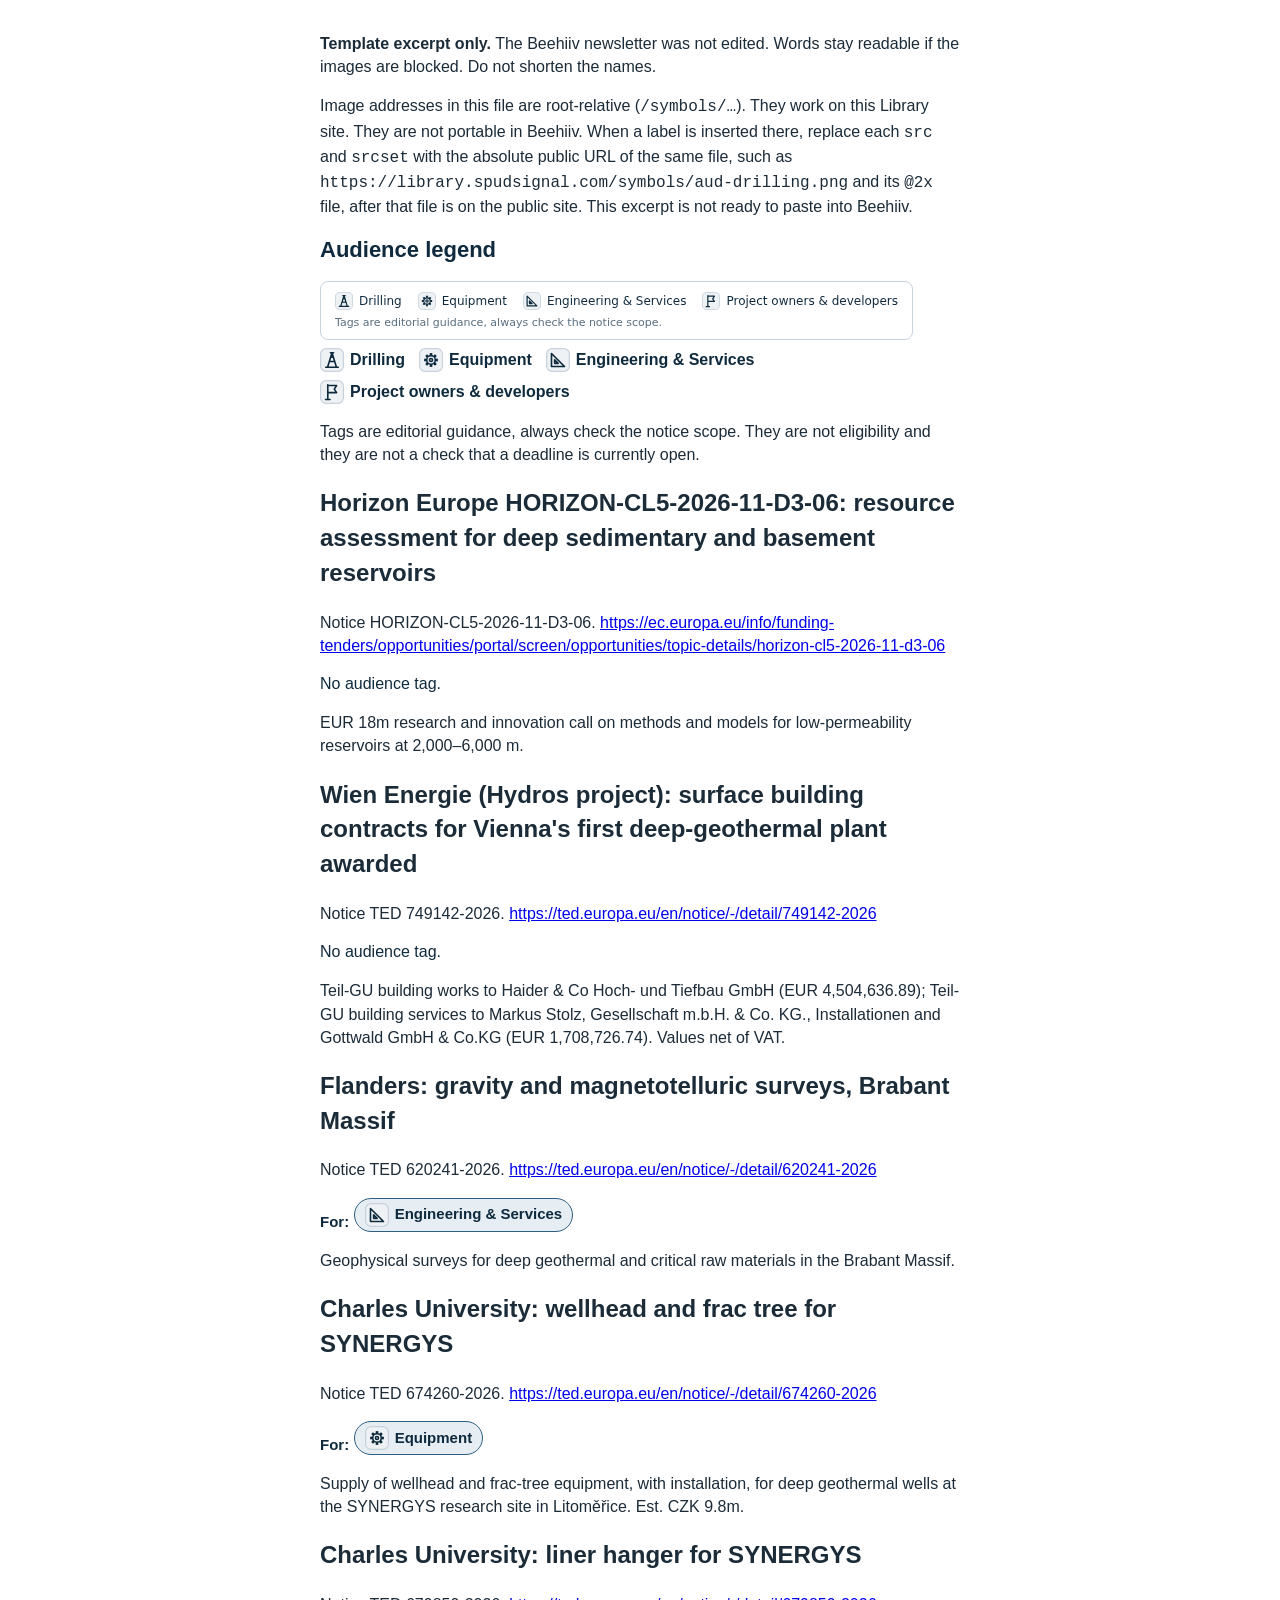
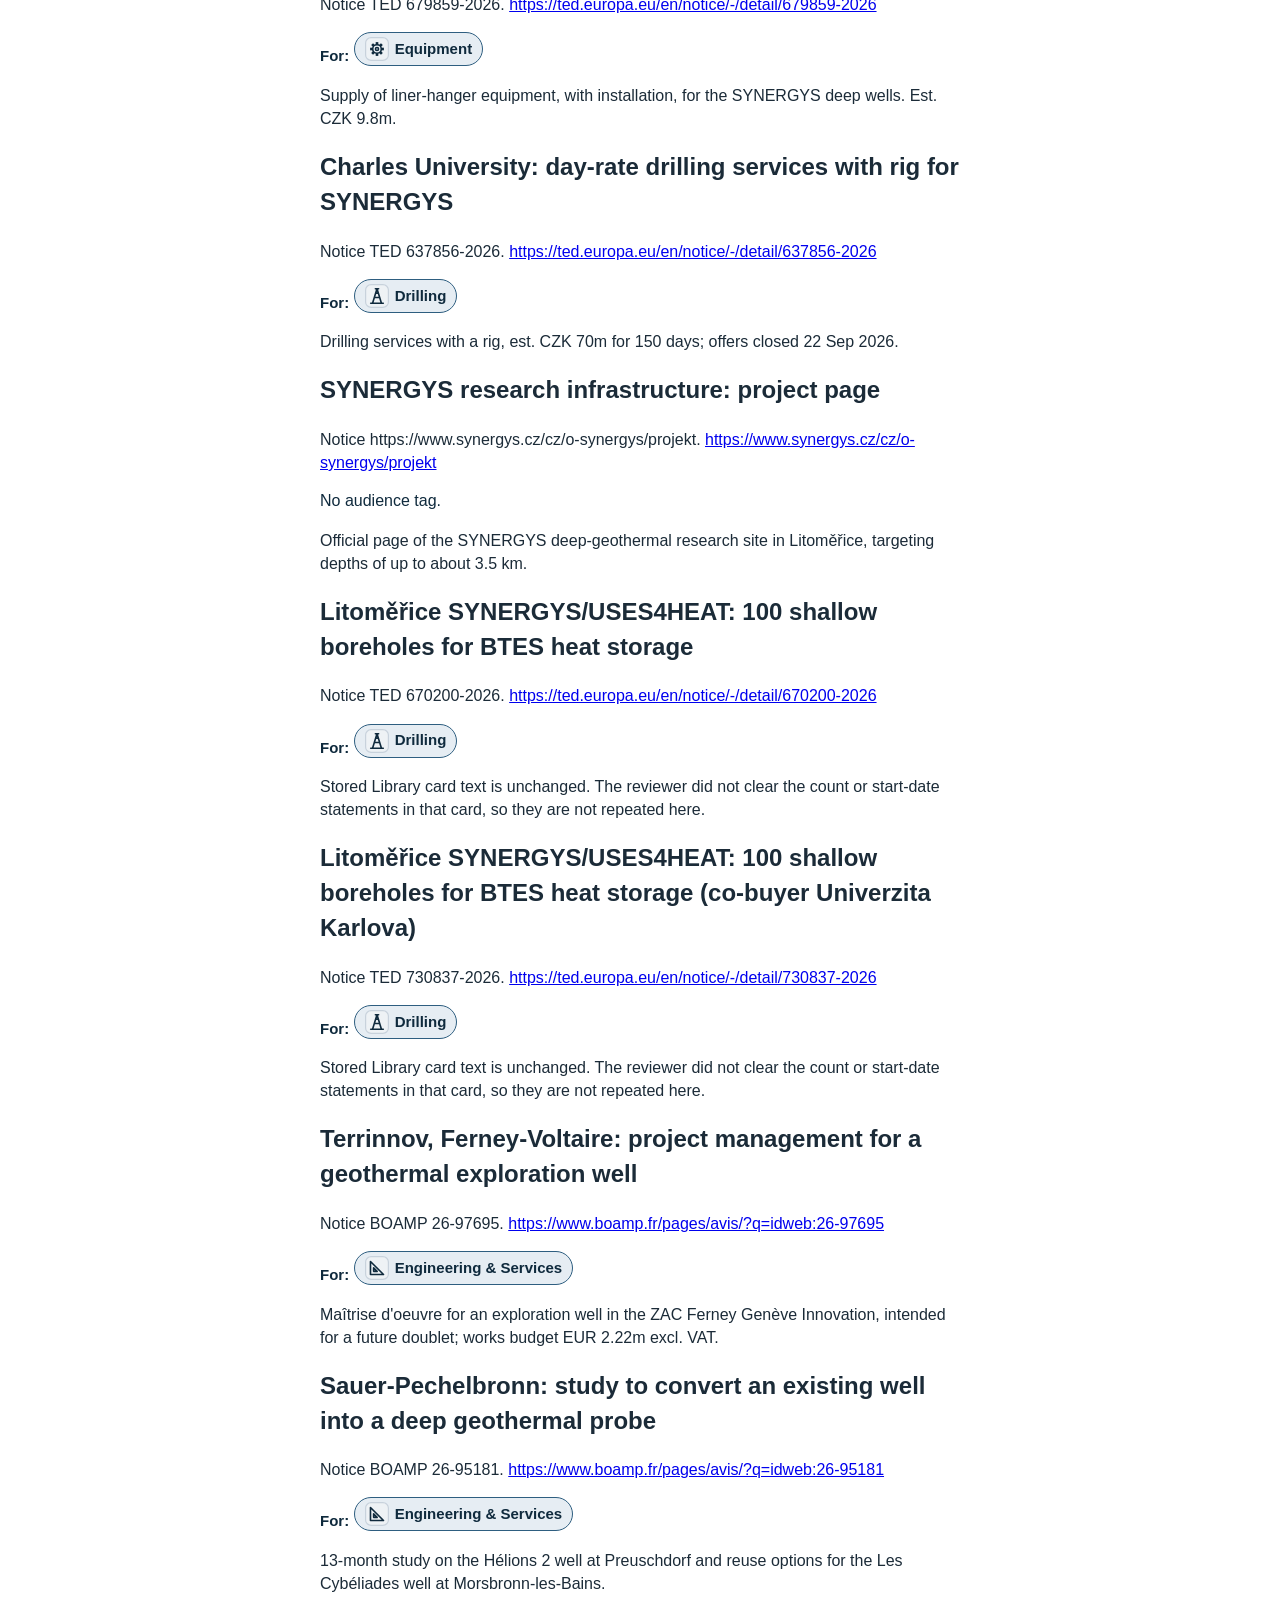
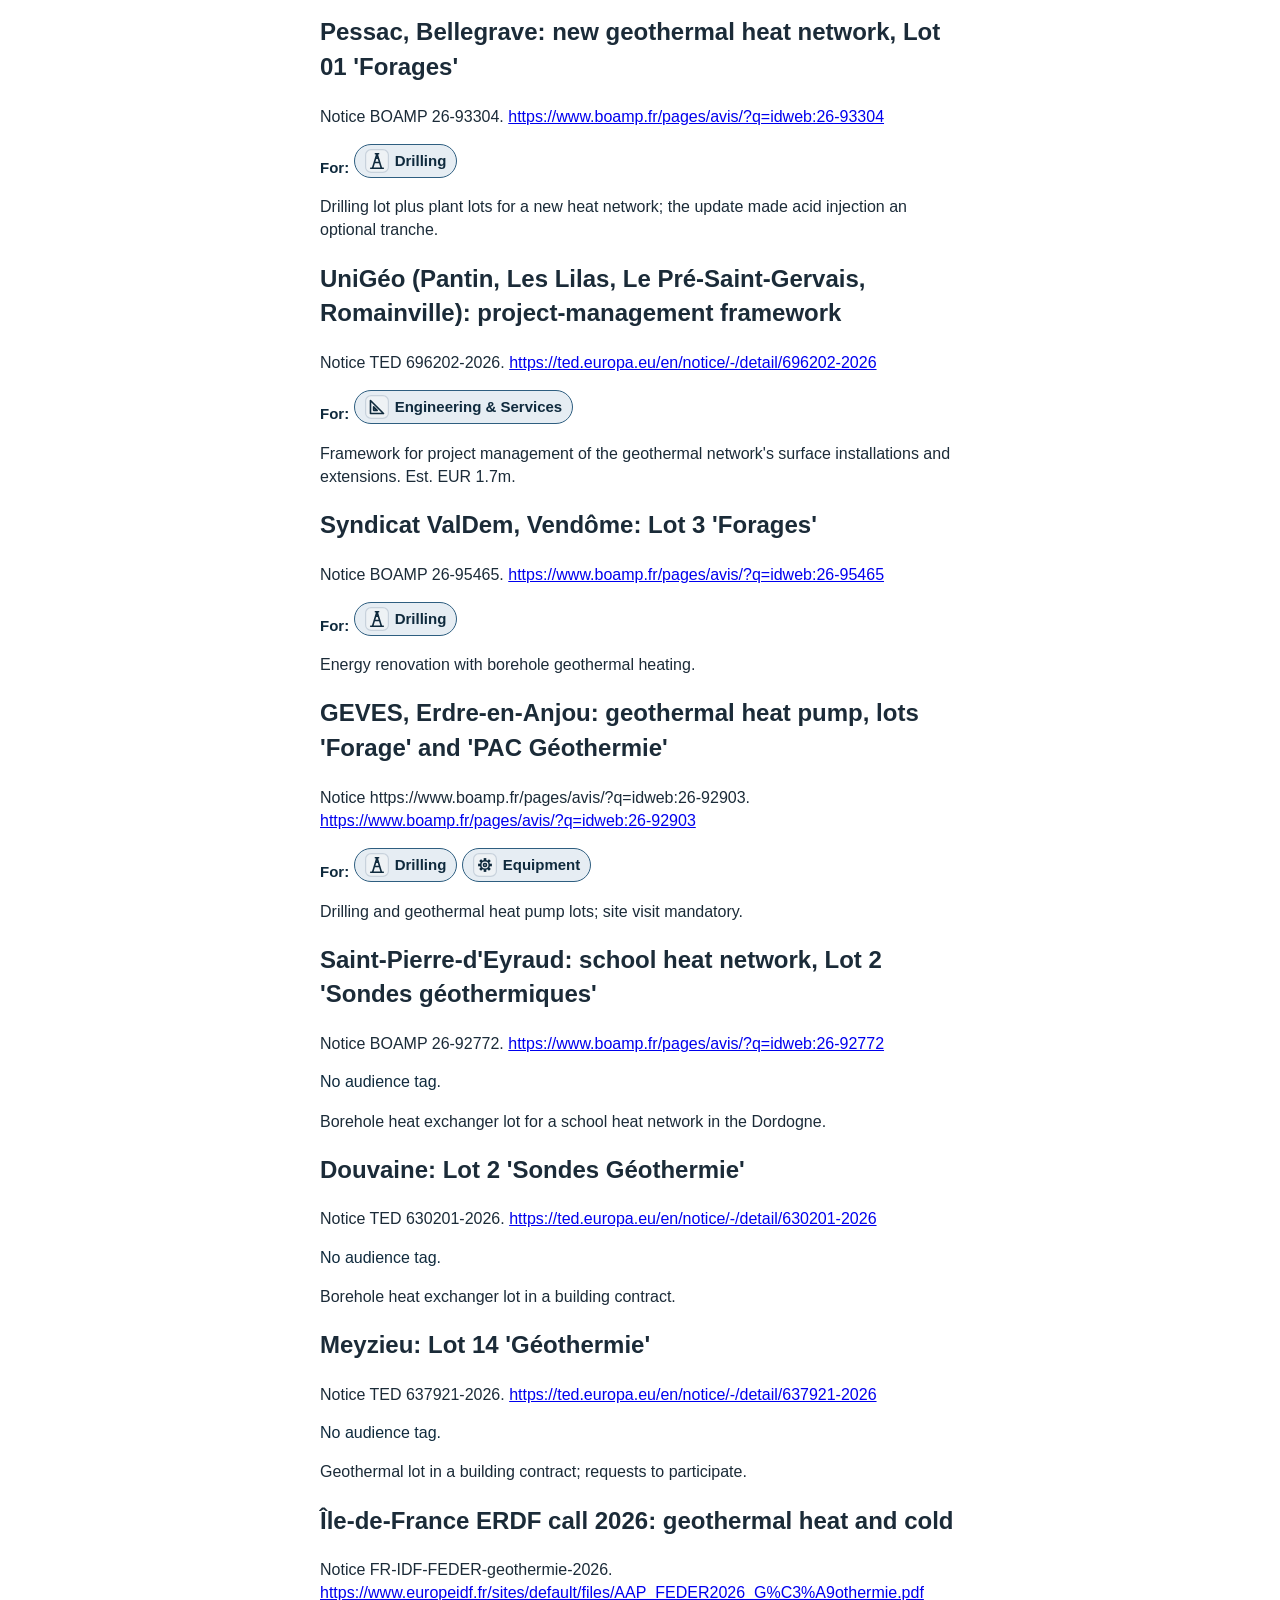
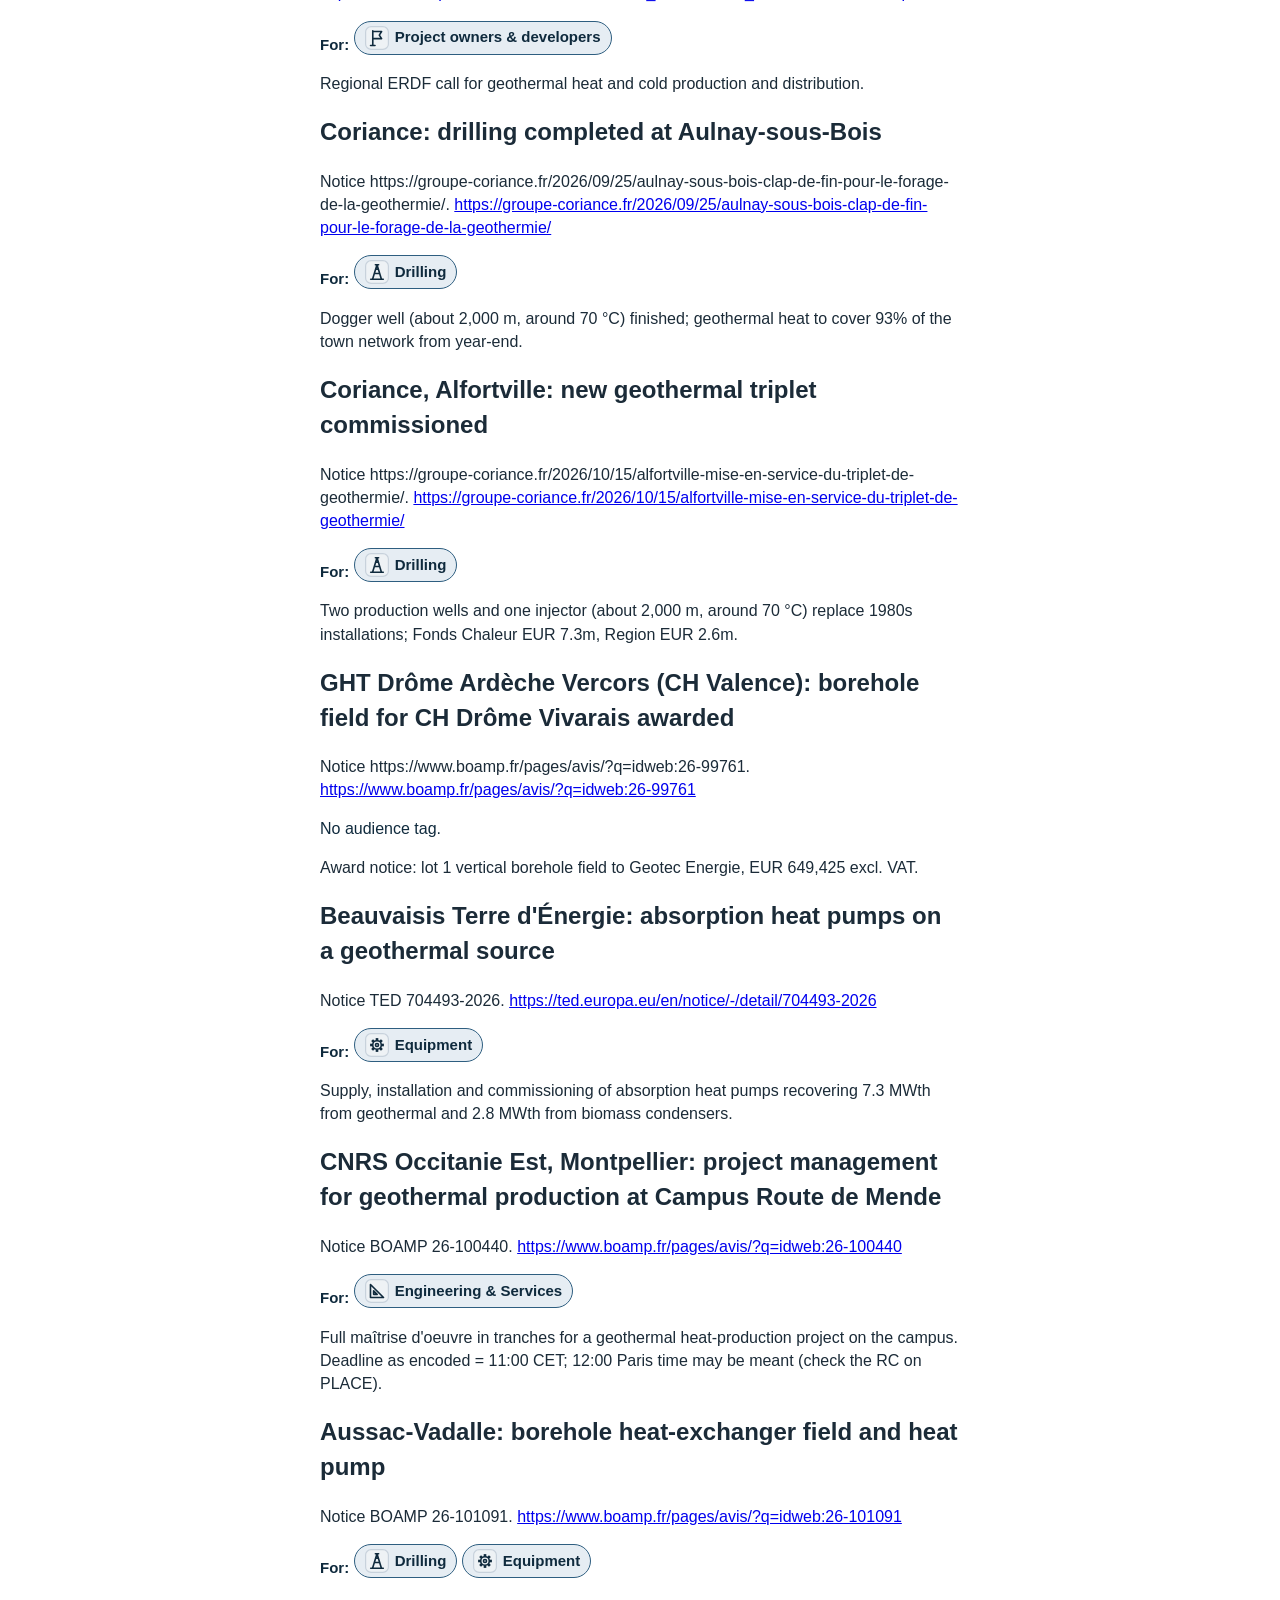
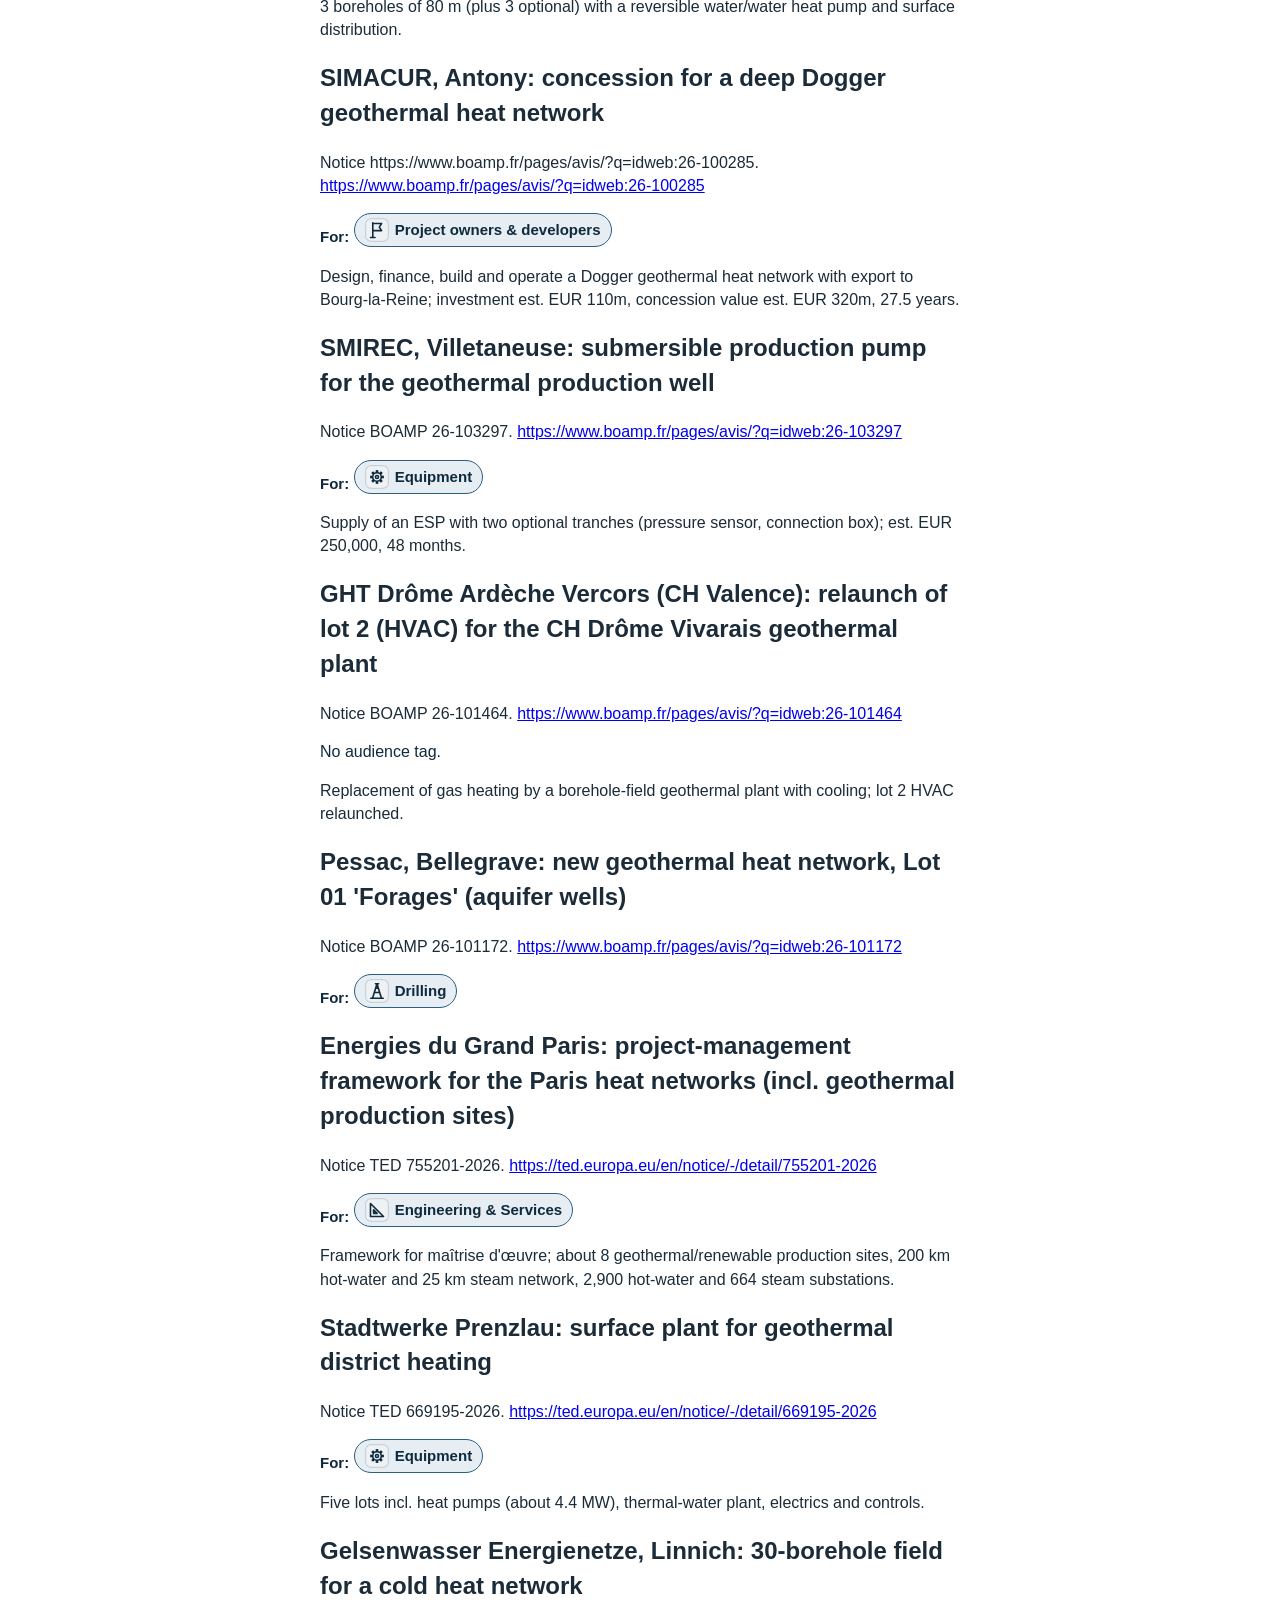
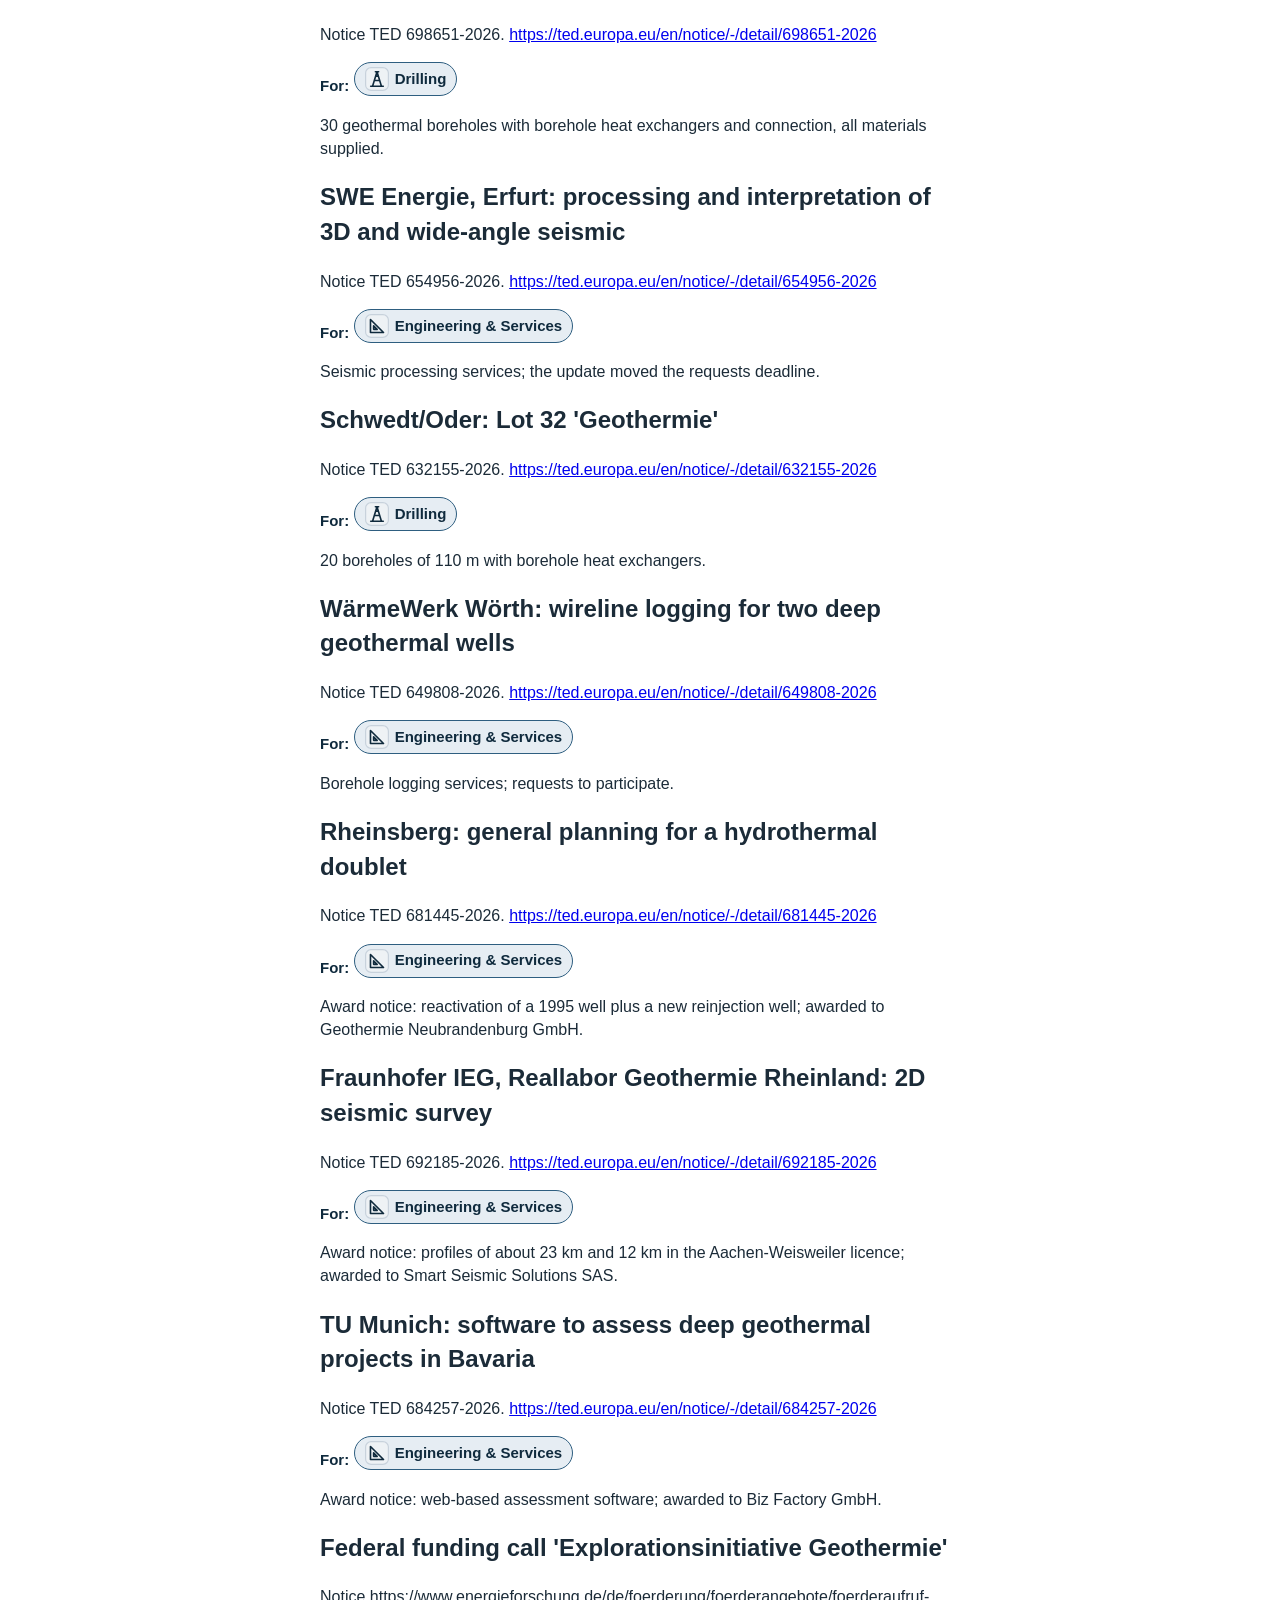
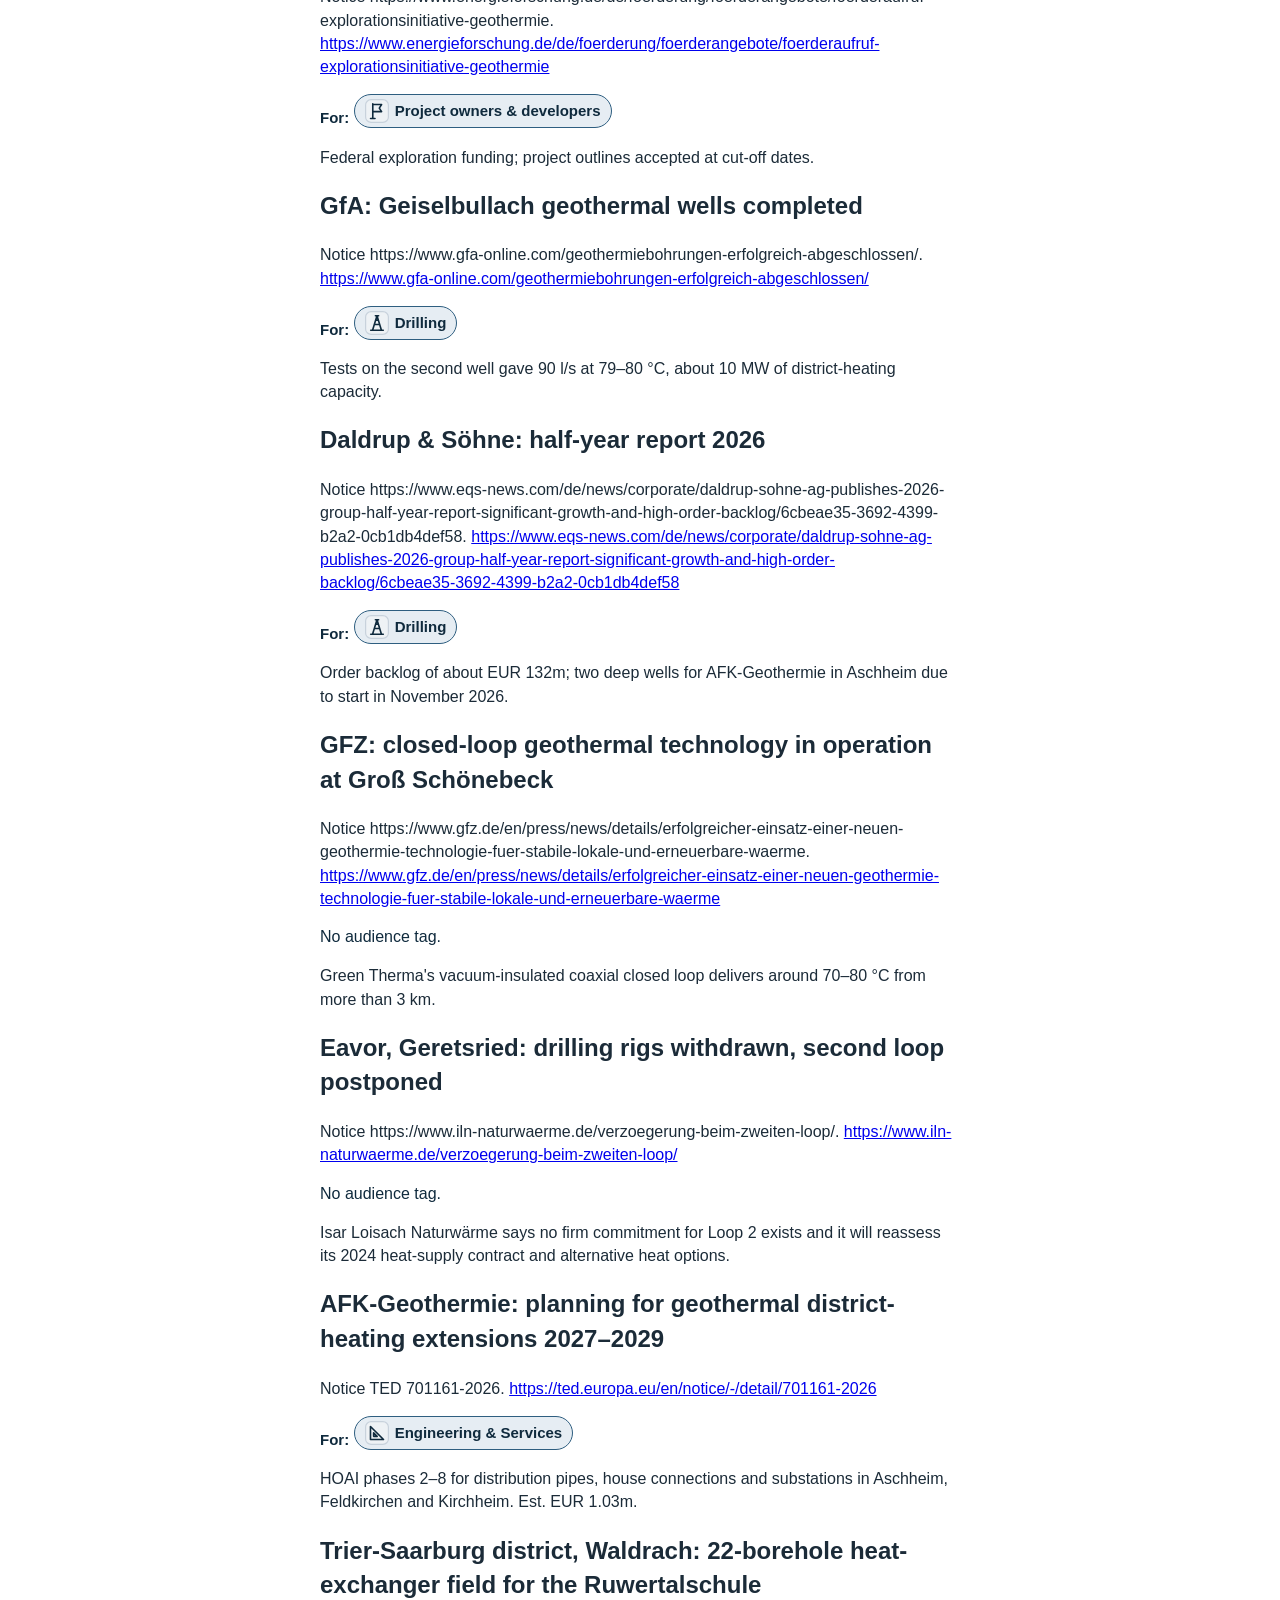
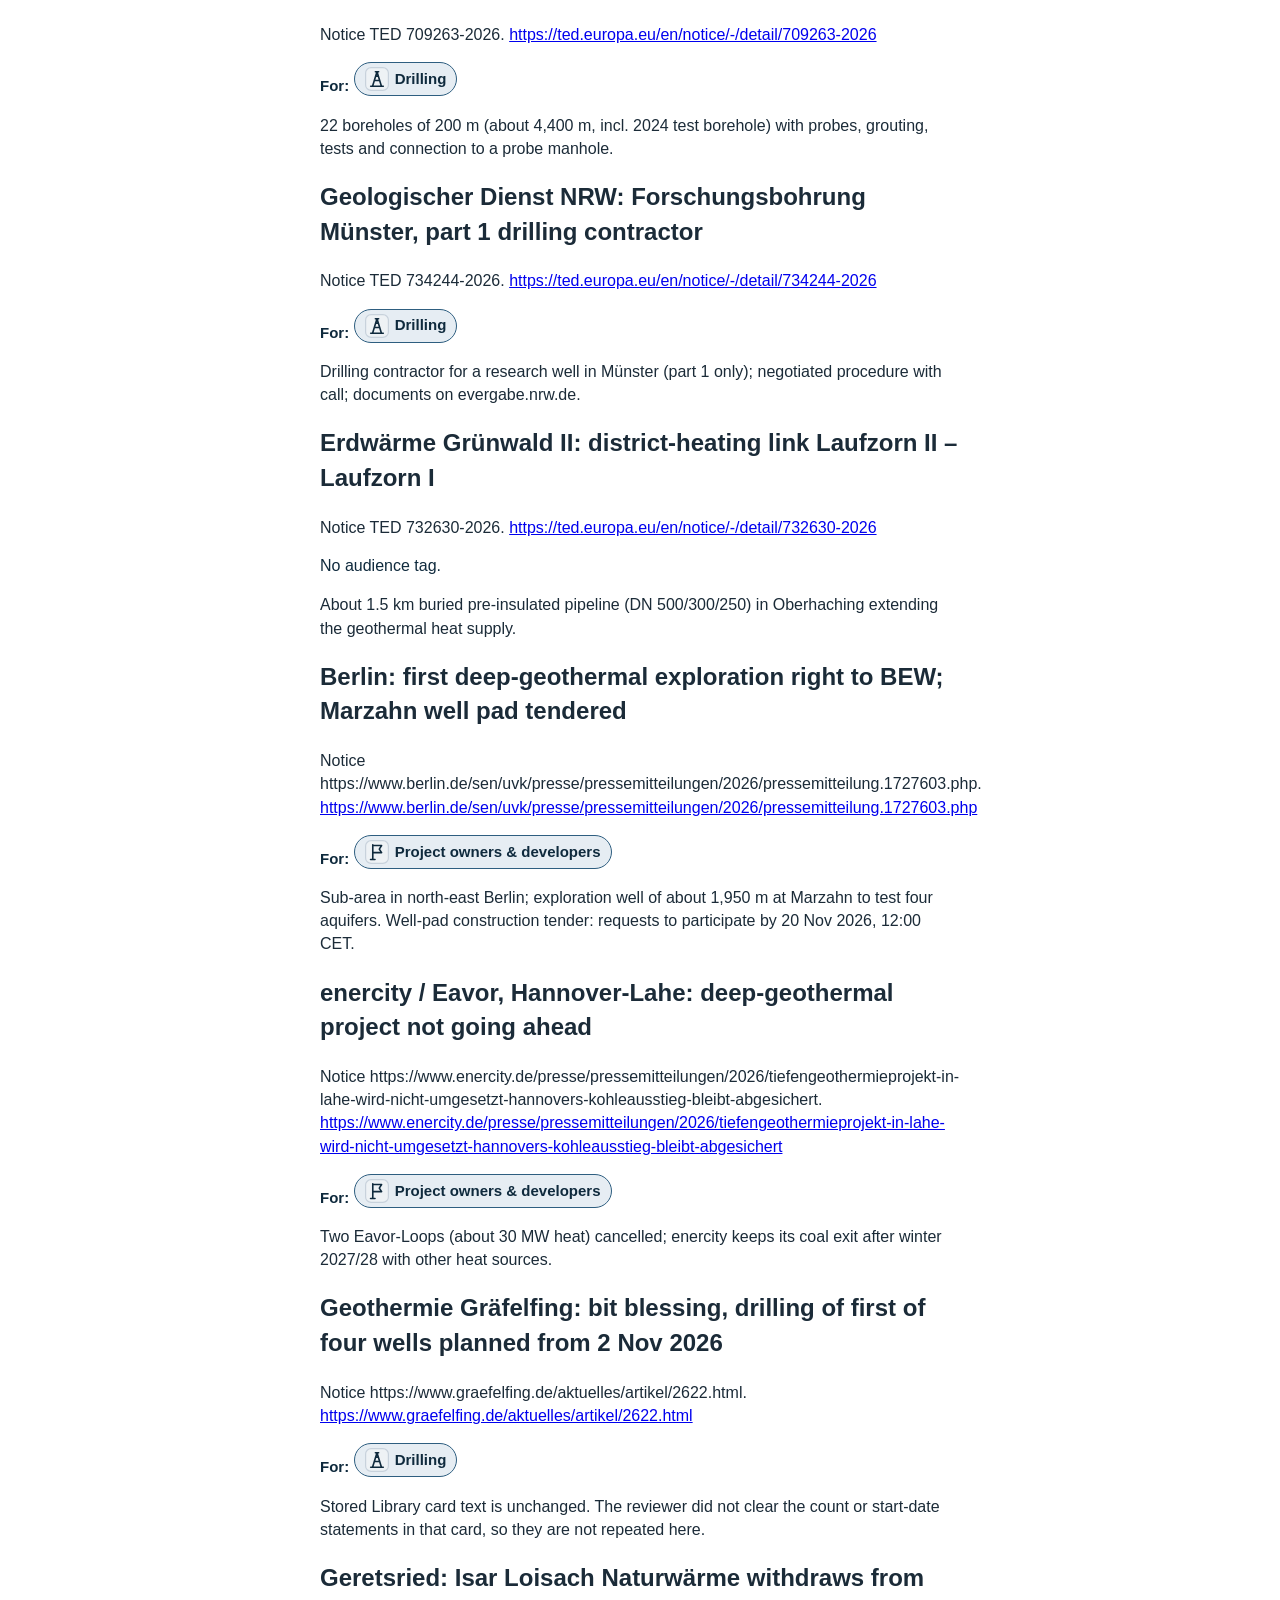
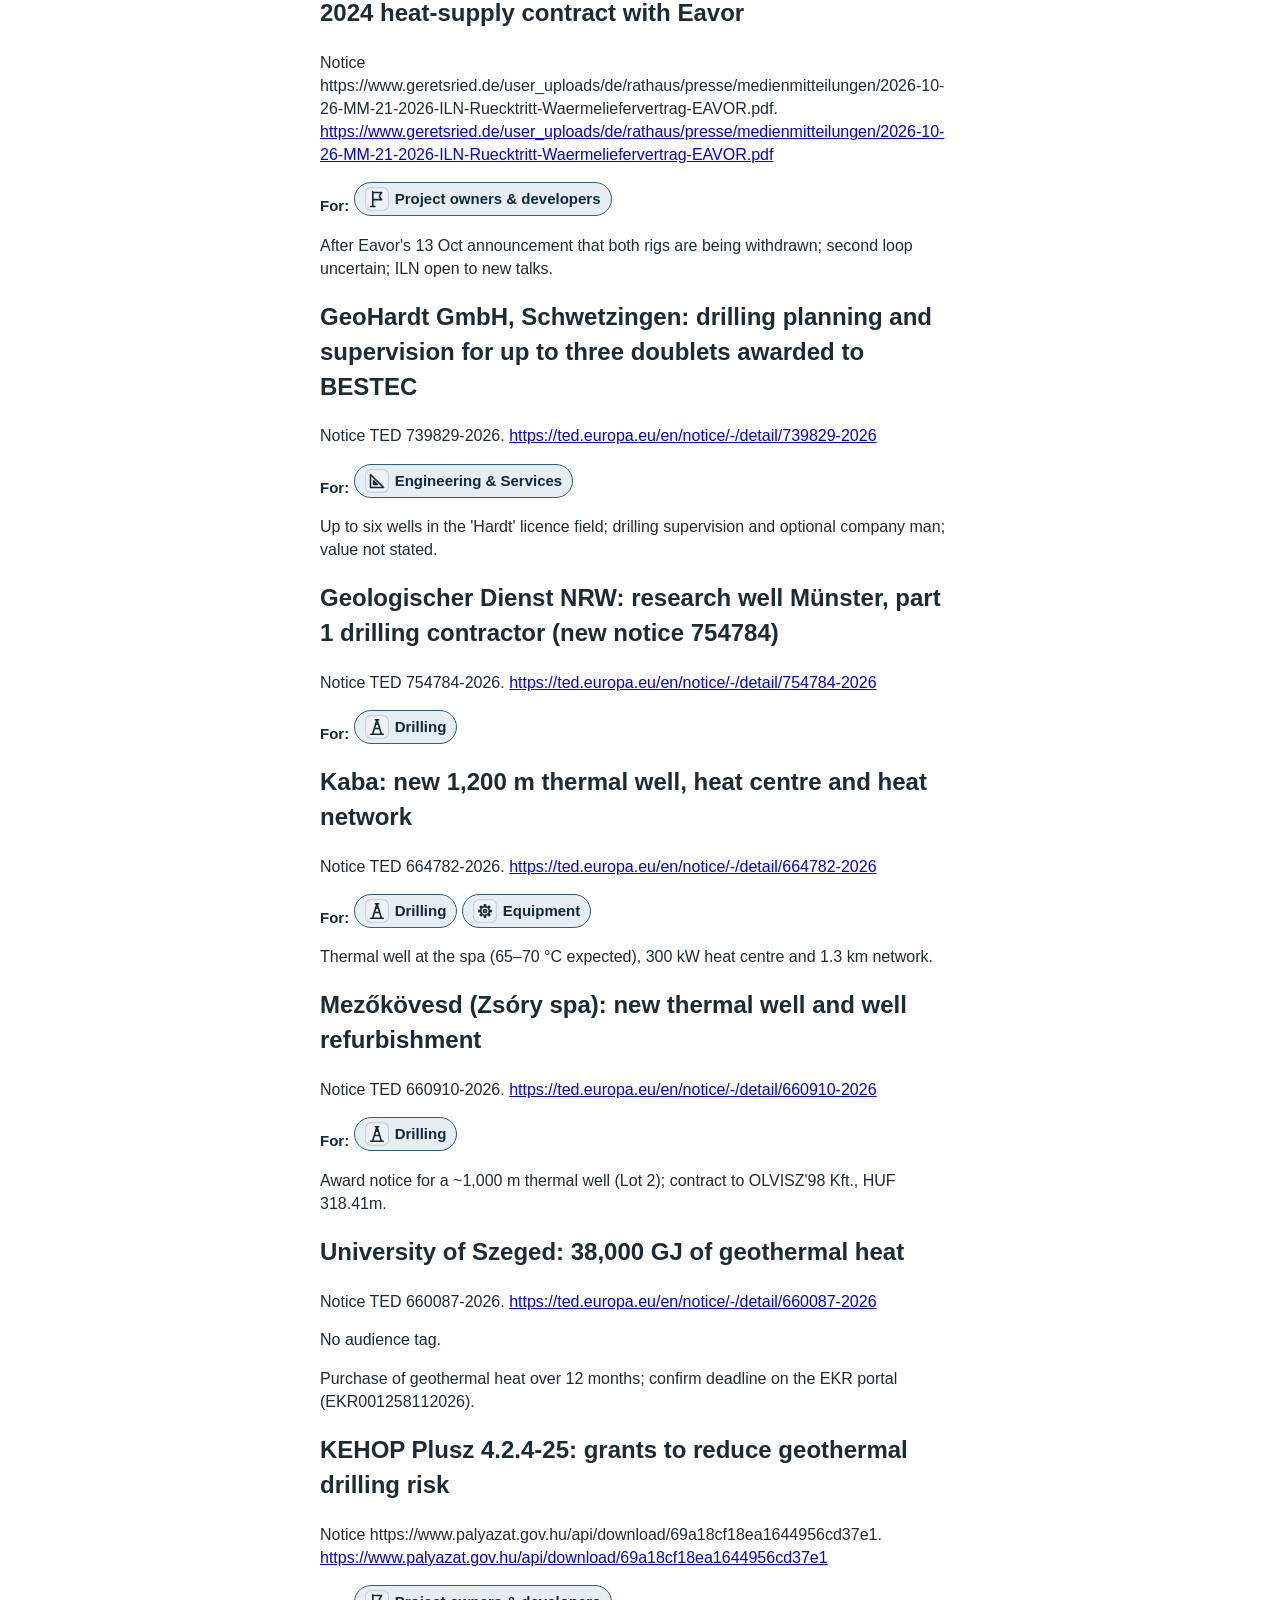
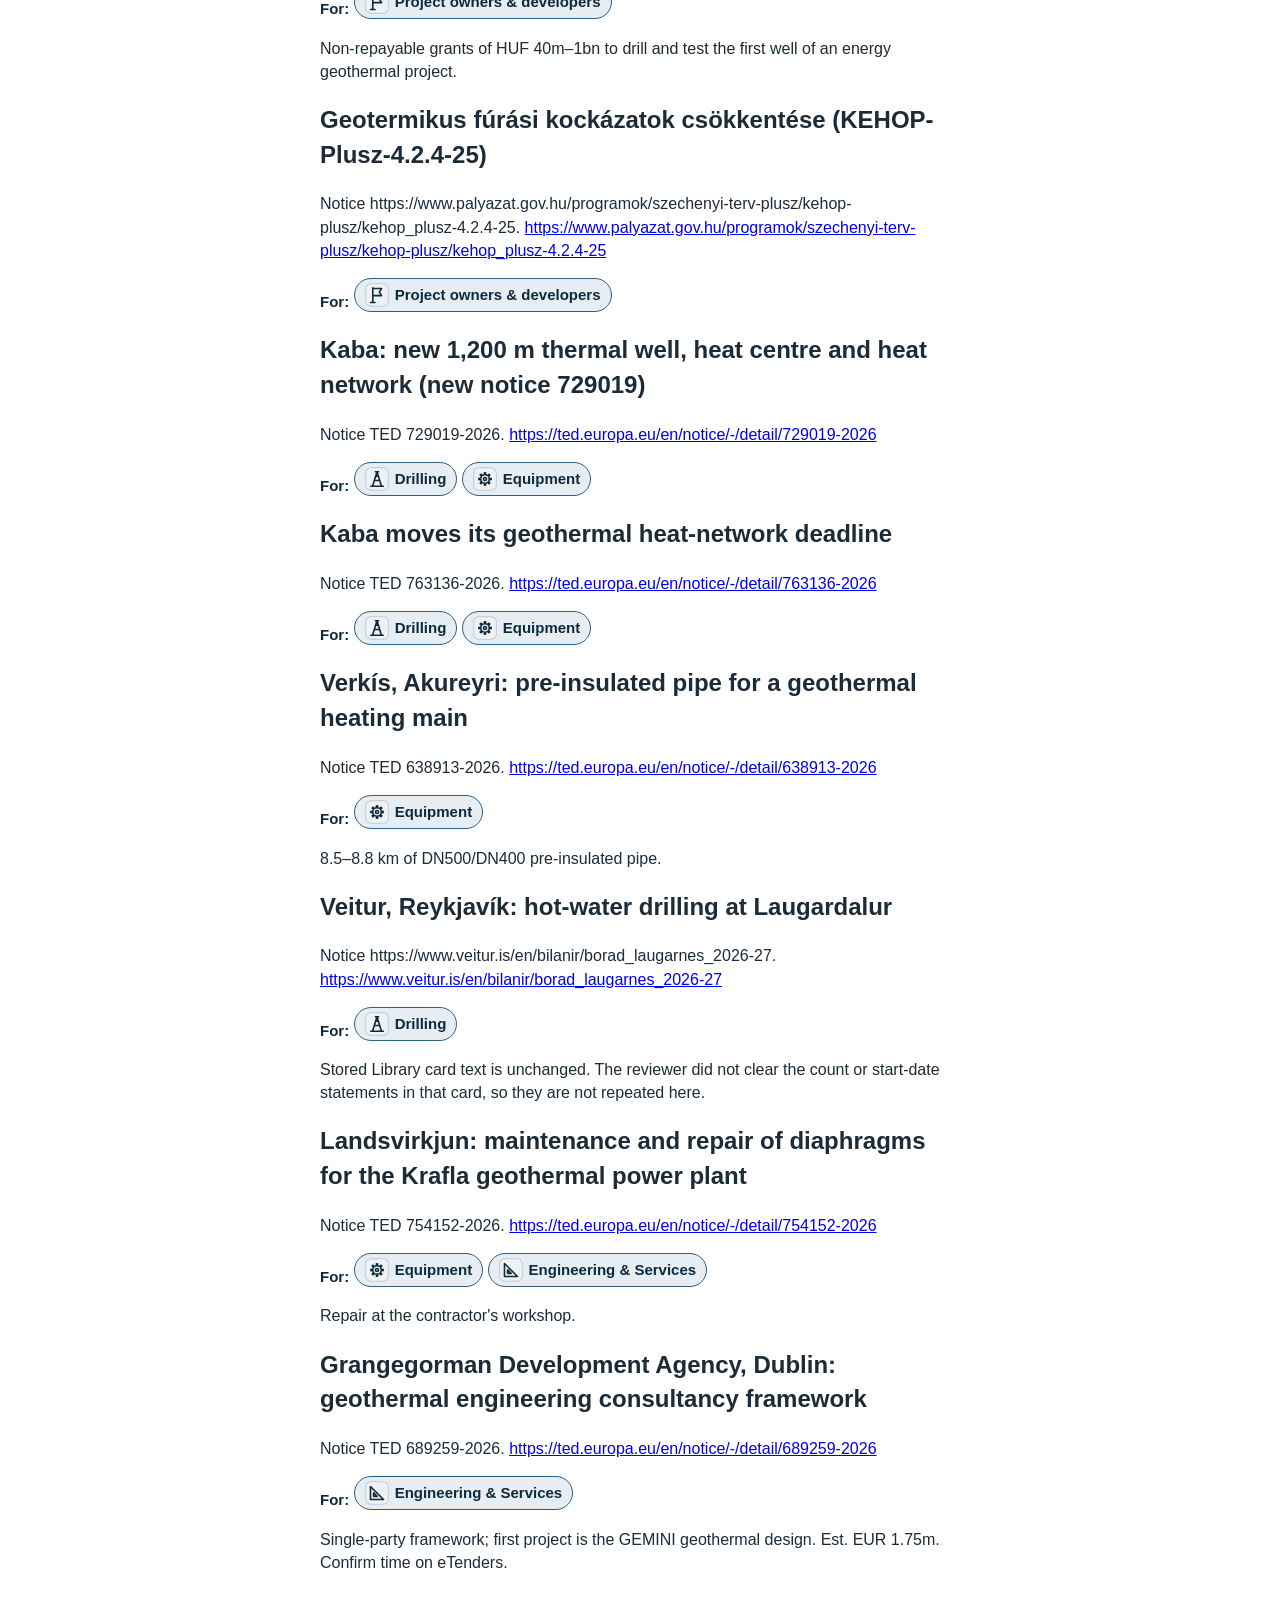
<file: audience/newsletter-item.html>
<!doctype html><html lang="en"><head><meta charset="utf-8"><meta name="viewport" content="width=device-width,initial-scale=1">
<title>Newsletter audience excerpt – not a published issue</title>
<link rel="stylesheet" href="/audience/badges.css">
</head><body style="margin:0;background:#fff;color:#1B2B38;font:16px/1.45 -apple-system,BlinkMacSystemFont,'Segoe UI',Roboto,Arial,sans-serif">
<main style="max-width:640px;margin:0 auto;padding:16px">
<p><strong>Template excerpt only.</strong> The Beehiiv newsletter was not edited. Words stay readable if the images are blocked. Do not shorten the names.</p>
<p>Image addresses in this file are root-relative (<code>/symbols/…</code>). They work on this Library site. They are not portable in Beehiiv. When a label is inserted there, replace each <code>src</code> and <code>srcset</code> with the absolute public URL of the same file, such as <code>https://library.spudsignal.com/symbols/aud-drilling.png</code> and its <code>@2x</code> file, after that file is on the public site. This excerpt is not ready to paste into Beehiiv.</p>
<h1 style="font-size:22px;color:#0F2A3D">Audience legend</h1>
<img class="audlegendimg" src="/symbols/legend.png" srcset="/symbols/legend.png 1x, /symbols/legend@2x.png 2x" width="594" height="59" alt="">
<ul class="newsletter-legend"><li><img src="/symbols/aud-drilling.png" srcset="/symbols/aud-drilling.png 1x, /symbols/aud-drilling@2x.png 2x" width="24" height="24" alt=""><span>Drilling</span></li><li><img src="/symbols/aud-equipment.png" srcset="/symbols/aud-equipment.png 1x, /symbols/aud-equipment@2x.png 2x" width="24" height="24" alt=""><span>Equipment</span></li><li><img src="/symbols/aud-engineering.png" srcset="/symbols/aud-engineering.png 1x, /symbols/aud-engineering@2x.png 2x" width="24" height="24" alt=""><span>Engineering &amp; Services</span></li><li><img src="/symbols/aud-owners.png" srcset="/symbols/aud-owners.png 1x, /symbols/aud-owners@2x.png 2x" width="24" height="24" alt=""><span>Project owners &amp; developers</span></li></ul>
<p>Tags are editorial guidance, always check the notice scope. They are not eligibility and they are not a check that a deadline is currently open.</p>
<article>
<h2>Horizon Europe HORIZON-CL5-2026-11-D3-06: resource assessment for deep sedimentary and basement reservoirs</h2>
<p>Notice HORIZON-CL5-2026-11-D3-06. <a href="https://ec.europa.eu/info/funding-tenders/opportunities/portal/screen/opportunities/topic-details/horizon-cl5-2026-11-d3-06">https://ec.europa.eu/info/funding-tenders/opportunities/portal/screen/opportunities/topic-details/horizon-cl5-2026-11-d3-06</a></p>
<p class="forline">No audience tag.</p>
<p>EUR 18m research and innovation call on methods and models for low-permeability reservoirs at 2,000–6,000 m.</p>
</article>
<article>
<h2>Wien Energie (Hydros project): surface building contracts for Vienna's first deep-geothermal plant awarded</h2>
<p>Notice TED 749142-2026. <a href="https://ted.europa.eu/en/notice/-/detail/749142-2026">https://ted.europa.eu/en/notice/-/detail/749142-2026</a></p>
<p class="forline">No audience tag.</p>
<p>Teil-GU building works to Haider &amp; Co Hoch- und Tiefbau GmbH (EUR 4,504,636.89); Teil-GU building services to Markus Stolz, Gesellschaft m.b.H. &amp; Co. KG., Installationen and Gottwald GmbH &amp; Co.KG (EUR 1,708,726.74). Values net of VAT.</p>
</article>
<article>
<h2>Flanders: gravity and magnetotelluric surveys, Brabant Massif</h2>
<p>Notice TED 620241-2026. <a href="https://ted.europa.eu/en/notice/-/detail/620241-2026">https://ted.europa.eu/en/notice/-/detail/620241-2026</a></p>
<p class="forline"><span class="audfor">For:</span> <span class="aud"><img src="/symbols/aud-engineering.png" srcset="/symbols/aud-engineering.png 1x, /symbols/aud-engineering@2x.png 2x" width="24" height="24" alt=""><span class="audname">Engineering &amp; Services</span></span></p>
<p>Geophysical surveys for deep geothermal and critical raw materials in the Brabant Massif.</p>
</article>
<article>
<h2>Charles University: wellhead and frac tree for SYNERGYS</h2>
<p>Notice TED 674260-2026. <a href="https://ted.europa.eu/en/notice/-/detail/674260-2026">https://ted.europa.eu/en/notice/-/detail/674260-2026</a></p>
<p class="forline"><span class="audfor">For:</span> <span class="aud"><img src="/symbols/aud-equipment.png" srcset="/symbols/aud-equipment.png 1x, /symbols/aud-equipment@2x.png 2x" width="24" height="24" alt=""><span class="audname">Equipment</span></span></p>
<p>Supply of wellhead and frac-tree equipment, with installation, for deep geothermal wells at the SYNERGYS research site in Litoměřice. Est. CZK 9.8m.</p>
</article>
<article>
<h2>Charles University: liner hanger for SYNERGYS</h2>
<p>Notice TED 679859-2026. <a href="https://ted.europa.eu/en/notice/-/detail/679859-2026">https://ted.europa.eu/en/notice/-/detail/679859-2026</a></p>
<p class="forline"><span class="audfor">For:</span> <span class="aud"><img src="/symbols/aud-equipment.png" srcset="/symbols/aud-equipment.png 1x, /symbols/aud-equipment@2x.png 2x" width="24" height="24" alt=""><span class="audname">Equipment</span></span></p>
<p>Supply of liner-hanger equipment, with installation, for the SYNERGYS deep wells. Est. CZK 9.8m.</p>
</article>
<article>
<h2>Charles University: day-rate drilling services with rig for SYNERGYS</h2>
<p>Notice TED 637856-2026. <a href="https://ted.europa.eu/en/notice/-/detail/637856-2026">https://ted.europa.eu/en/notice/-/detail/637856-2026</a></p>
<p class="forline"><span class="audfor">For:</span> <span class="aud"><img src="/symbols/aud-drilling.png" srcset="/symbols/aud-drilling.png 1x, /symbols/aud-drilling@2x.png 2x" width="24" height="24" alt=""><span class="audname">Drilling</span></span></p>
<p>Drilling services with a rig, est. CZK 70m for 150 days; offers closed 22 Sep 2026.</p>
</article>
<article>
<h2>SYNERGYS research infrastructure: project page</h2>
<p>Notice https://www.synergys.cz/cz/o-synergys/projekt. <a href="https://www.synergys.cz/cz/o-synergys/projekt">https://www.synergys.cz/cz/o-synergys/projekt</a></p>
<p class="forline">No audience tag.</p>
<p>Official page of the SYNERGYS deep-geothermal research site in Litoměřice, targeting depths of up to about 3.5 km.</p>
</article>
<article>
<h2>Litoměřice SYNERGYS/USES4HEAT: 100 shallow boreholes for BTES heat storage</h2>
<p>Notice TED 670200-2026. <a href="https://ted.europa.eu/en/notice/-/detail/670200-2026">https://ted.europa.eu/en/notice/-/detail/670200-2026</a></p>
<p class="forline"><span class="audfor">For:</span> <span class="aud"><img src="/symbols/aud-drilling.png" srcset="/symbols/aud-drilling.png 1x, /symbols/aud-drilling@2x.png 2x" width="24" height="24" alt=""><span class="audname">Drilling</span></span></p>
<p>Stored Library card text is unchanged. The reviewer did not clear the count or start-date statements in that card, so they are not repeated here.</p>
</article>
<article>
<h2>Litoměřice SYNERGYS/USES4HEAT: 100 shallow boreholes for BTES heat storage (co-buyer Univerzita Karlova)</h2>
<p>Notice TED 730837-2026. <a href="https://ted.europa.eu/en/notice/-/detail/730837-2026">https://ted.europa.eu/en/notice/-/detail/730837-2026</a></p>
<p class="forline"><span class="audfor">For:</span> <span class="aud"><img src="/symbols/aud-drilling.png" srcset="/symbols/aud-drilling.png 1x, /symbols/aud-drilling@2x.png 2x" width="24" height="24" alt=""><span class="audname">Drilling</span></span></p>
<p>Stored Library card text is unchanged. The reviewer did not clear the count or start-date statements in that card, so they are not repeated here.</p>
</article>
<article>
<h2>Terrinnov, Ferney-Voltaire: project management for a geothermal exploration well</h2>
<p>Notice BOAMP 26-97695. <a href="https://www.boamp.fr/pages/avis/?q=idweb:26-97695">https://www.boamp.fr/pages/avis/?q=idweb:26-97695</a></p>
<p class="forline"><span class="audfor">For:</span> <span class="aud"><img src="/symbols/aud-engineering.png" srcset="/symbols/aud-engineering.png 1x, /symbols/aud-engineering@2x.png 2x" width="24" height="24" alt=""><span class="audname">Engineering &amp; Services</span></span></p>
<p>Maîtrise d'oeuvre for an exploration well in the ZAC Ferney Genève Innovation, intended for a future doublet; works budget EUR 2.22m excl. VAT.</p>
</article>
<article>
<h2>Sauer-Pechelbronn: study to convert an existing well into a deep geothermal probe</h2>
<p>Notice BOAMP 26-95181. <a href="https://www.boamp.fr/pages/avis/?q=idweb:26-95181">https://www.boamp.fr/pages/avis/?q=idweb:26-95181</a></p>
<p class="forline"><span class="audfor">For:</span> <span class="aud"><img src="/symbols/aud-engineering.png" srcset="/symbols/aud-engineering.png 1x, /symbols/aud-engineering@2x.png 2x" width="24" height="24" alt=""><span class="audname">Engineering &amp; Services</span></span></p>
<p>13-month study on the Hélions 2 well at Preuschdorf and reuse options for the Les Cybéliades well at Morsbronn-les-Bains.</p>
</article>
<article>
<h2>Pessac, Bellegrave: new geothermal heat network, Lot 01 'Forages'</h2>
<p>Notice BOAMP 26-93304. <a href="https://www.boamp.fr/pages/avis/?q=idweb:26-93304">https://www.boamp.fr/pages/avis/?q=idweb:26-93304</a></p>
<p class="forline"><span class="audfor">For:</span> <span class="aud"><img src="/symbols/aud-drilling.png" srcset="/symbols/aud-drilling.png 1x, /symbols/aud-drilling@2x.png 2x" width="24" height="24" alt=""><span class="audname">Drilling</span></span></p>
<p>Drilling lot plus plant lots for a new heat network; the update made acid injection an optional tranche.</p>
</article>
<article>
<h2>UniGéo (Pantin, Les Lilas, Le Pré-Saint-Gervais, Romainville): project-management framework</h2>
<p>Notice TED 696202-2026. <a href="https://ted.europa.eu/en/notice/-/detail/696202-2026">https://ted.europa.eu/en/notice/-/detail/696202-2026</a></p>
<p class="forline"><span class="audfor">For:</span> <span class="aud"><img src="/symbols/aud-engineering.png" srcset="/symbols/aud-engineering.png 1x, /symbols/aud-engineering@2x.png 2x" width="24" height="24" alt=""><span class="audname">Engineering &amp; Services</span></span></p>
<p>Framework for project management of the geothermal network's surface installations and extensions. Est. EUR 1.7m.</p>
</article>
<article>
<h2>Syndicat ValDem, Vendôme: Lot 3 'Forages'</h2>
<p>Notice BOAMP 26-95465. <a href="https://www.boamp.fr/pages/avis/?q=idweb:26-95465">https://www.boamp.fr/pages/avis/?q=idweb:26-95465</a></p>
<p class="forline"><span class="audfor">For:</span> <span class="aud"><img src="/symbols/aud-drilling.png" srcset="/symbols/aud-drilling.png 1x, /symbols/aud-drilling@2x.png 2x" width="24" height="24" alt=""><span class="audname">Drilling</span></span></p>
<p>Energy renovation with borehole geothermal heating.</p>
</article>
<article>
<h2>GEVES, Erdre-en-Anjou: geothermal heat pump, lots 'Forage' and 'PAC Géothermie'</h2>
<p>Notice https://www.boamp.fr/pages/avis/?q=idweb:26-92903. <a href="https://www.boamp.fr/pages/avis/?q=idweb:26-92903">https://www.boamp.fr/pages/avis/?q=idweb:26-92903</a></p>
<p class="forline"><span class="audfor">For:</span> <span class="aud"><img src="/symbols/aud-drilling.png" srcset="/symbols/aud-drilling.png 1x, /symbols/aud-drilling@2x.png 2x" width="24" height="24" alt=""><span class="audname">Drilling</span></span> <span class="aud"><img src="/symbols/aud-equipment.png" srcset="/symbols/aud-equipment.png 1x, /symbols/aud-equipment@2x.png 2x" width="24" height="24" alt=""><span class="audname">Equipment</span></span></p>
<p>Drilling and geothermal heat pump lots; site visit mandatory.</p>
</article>
<article>
<h2>Saint-Pierre-d'Eyraud: school heat network, Lot 2 'Sondes géothermiques'</h2>
<p>Notice BOAMP 26-92772. <a href="https://www.boamp.fr/pages/avis/?q=idweb:26-92772">https://www.boamp.fr/pages/avis/?q=idweb:26-92772</a></p>
<p class="forline">No audience tag.</p>
<p>Borehole heat exchanger lot for a school heat network in the Dordogne.</p>
</article>
<article>
<h2>Douvaine: Lot 2 'Sondes Géothermie'</h2>
<p>Notice TED 630201-2026. <a href="https://ted.europa.eu/en/notice/-/detail/630201-2026">https://ted.europa.eu/en/notice/-/detail/630201-2026</a></p>
<p class="forline">No audience tag.</p>
<p>Borehole heat exchanger lot in a building contract.</p>
</article>
<article>
<h2>Meyzieu: Lot 14 'Géothermie'</h2>
<p>Notice TED 637921-2026. <a href="https://ted.europa.eu/en/notice/-/detail/637921-2026">https://ted.europa.eu/en/notice/-/detail/637921-2026</a></p>
<p class="forline">No audience tag.</p>
<p>Geothermal lot in a building contract; requests to participate.</p>
</article>
<article>
<h2>Île-de-France ERDF call 2026: geothermal heat and cold</h2>
<p>Notice FR-IDF-FEDER-geothermie-2026. <a href="https://www.europeidf.fr/sites/default/files/AAP_FEDER2026_G%C3%A9othermie.pdf">https://www.europeidf.fr/sites/default/files/AAP_FEDER2026_G%C3%A9othermie.pdf</a></p>
<p class="forline"><span class="audfor">For:</span> <span class="aud"><img src="/symbols/aud-owners.png" srcset="/symbols/aud-owners.png 1x, /symbols/aud-owners@2x.png 2x" width="24" height="24" alt=""><span class="audname">Project owners &amp; developers</span></span></p>
<p>Regional ERDF call for geothermal heat and cold production and distribution.</p>
</article>
<article>
<h2>Coriance: drilling completed at Aulnay-sous-Bois</h2>
<p>Notice https://groupe-coriance.fr/2026/09/25/aulnay-sous-bois-clap-de-fin-pour-le-forage-de-la-geothermie/. <a href="https://groupe-coriance.fr/2026/09/25/aulnay-sous-bois-clap-de-fin-pour-le-forage-de-la-geothermie/">https://groupe-coriance.fr/2026/09/25/aulnay-sous-bois-clap-de-fin-pour-le-forage-de-la-geothermie/</a></p>
<p class="forline"><span class="audfor">For:</span> <span class="aud"><img src="/symbols/aud-drilling.png" srcset="/symbols/aud-drilling.png 1x, /symbols/aud-drilling@2x.png 2x" width="24" height="24" alt=""><span class="audname">Drilling</span></span></p>
<p>Dogger well (about 2,000 m, around 70 °C) finished; geothermal heat to cover 93% of the town network from year-end.</p>
</article>
<article>
<h2>Coriance, Alfortville: new geothermal triplet commissioned</h2>
<p>Notice https://groupe-coriance.fr/2026/10/15/alfortville-mise-en-service-du-triplet-de-geothermie/. <a href="https://groupe-coriance.fr/2026/10/15/alfortville-mise-en-service-du-triplet-de-geothermie/">https://groupe-coriance.fr/2026/10/15/alfortville-mise-en-service-du-triplet-de-geothermie/</a></p>
<p class="forline"><span class="audfor">For:</span> <span class="aud"><img src="/symbols/aud-drilling.png" srcset="/symbols/aud-drilling.png 1x, /symbols/aud-drilling@2x.png 2x" width="24" height="24" alt=""><span class="audname">Drilling</span></span></p>
<p>Two production wells and one injector (about 2,000 m, around 70 °C) replace 1980s installations; Fonds Chaleur EUR 7.3m, Region EUR 2.6m.</p>
</article>
<article>
<h2>GHT Drôme Ardèche Vercors (CH Valence): borehole field for CH Drôme Vivarais awarded</h2>
<p>Notice https://www.boamp.fr/pages/avis/?q=idweb:26-99761. <a href="https://www.boamp.fr/pages/avis/?q=idweb:26-99761">https://www.boamp.fr/pages/avis/?q=idweb:26-99761</a></p>
<p class="forline">No audience tag.</p>
<p>Award notice: lot 1 vertical borehole field to Geotec Energie, EUR 649,425 excl. VAT.</p>
</article>
<article>
<h2>Beauvaisis Terre d'Énergie: absorption heat pumps on a geothermal source</h2>
<p>Notice TED 704493-2026. <a href="https://ted.europa.eu/en/notice/-/detail/704493-2026">https://ted.europa.eu/en/notice/-/detail/704493-2026</a></p>
<p class="forline"><span class="audfor">For:</span> <span class="aud"><img src="/symbols/aud-equipment.png" srcset="/symbols/aud-equipment.png 1x, /symbols/aud-equipment@2x.png 2x" width="24" height="24" alt=""><span class="audname">Equipment</span></span></p>
<p>Supply, installation and commissioning of absorption heat pumps recovering 7.3 MWth from geothermal and 2.8 MWth from biomass condensers.</p>
</article>
<article>
<h2>CNRS Occitanie Est, Montpellier: project management for geothermal production at Campus Route de Mende</h2>
<p>Notice BOAMP 26-100440. <a href="https://www.boamp.fr/pages/avis/?q=idweb:26-100440">https://www.boamp.fr/pages/avis/?q=idweb:26-100440</a></p>
<p class="forline"><span class="audfor">For:</span> <span class="aud"><img src="/symbols/aud-engineering.png" srcset="/symbols/aud-engineering.png 1x, /symbols/aud-engineering@2x.png 2x" width="24" height="24" alt=""><span class="audname">Engineering &amp; Services</span></span></p>
<p>Full maîtrise d'oeuvre in tranches for a geothermal heat-production project on the campus. Deadline as encoded = 11:00 CET; 12:00 Paris time may be meant (check the RC on PLACE).</p>
</article>
<article>
<h2>Aussac-Vadalle: borehole heat-exchanger field and heat pump</h2>
<p>Notice BOAMP 26-101091. <a href="https://www.boamp.fr/pages/avis/?q=idweb:26-101091">https://www.boamp.fr/pages/avis/?q=idweb:26-101091</a></p>
<p class="forline"><span class="audfor">For:</span> <span class="aud"><img src="/symbols/aud-drilling.png" srcset="/symbols/aud-drilling.png 1x, /symbols/aud-drilling@2x.png 2x" width="24" height="24" alt=""><span class="audname">Drilling</span></span> <span class="aud"><img src="/symbols/aud-equipment.png" srcset="/symbols/aud-equipment.png 1x, /symbols/aud-equipment@2x.png 2x" width="24" height="24" alt=""><span class="audname">Equipment</span></span></p>
<p>3 boreholes of 80 m (plus 3 optional) with a reversible water/water heat pump and surface distribution.</p>
</article>
<article>
<h2>SIMACUR, Antony: concession for a deep Dogger geothermal heat network</h2>
<p>Notice https://www.boamp.fr/pages/avis/?q=idweb:26-100285. <a href="https://www.boamp.fr/pages/avis/?q=idweb:26-100285">https://www.boamp.fr/pages/avis/?q=idweb:26-100285</a></p>
<p class="forline"><span class="audfor">For:</span> <span class="aud"><img src="/symbols/aud-owners.png" srcset="/symbols/aud-owners.png 1x, /symbols/aud-owners@2x.png 2x" width="24" height="24" alt=""><span class="audname">Project owners &amp; developers</span></span></p>
<p>Design, finance, build and operate a Dogger geothermal heat network with export to Bourg-la-Reine; investment est. EUR 110m, concession value est. EUR 320m, 27.5 years.</p>
</article>
<article>
<h2>SMIREC, Villetaneuse: submersible production pump for the geothermal production well</h2>
<p>Notice BOAMP 26-103297. <a href="https://www.boamp.fr/pages/avis/?q=idweb:26-103297">https://www.boamp.fr/pages/avis/?q=idweb:26-103297</a></p>
<p class="forline"><span class="audfor">For:</span> <span class="aud"><img src="/symbols/aud-equipment.png" srcset="/symbols/aud-equipment.png 1x, /symbols/aud-equipment@2x.png 2x" width="24" height="24" alt=""><span class="audname">Equipment</span></span></p>
<p>Supply of an ESP with two optional tranches (pressure sensor, connection box); est. EUR 250,000, 48 months.</p>
</article>
<article>
<h2>GHT Drôme Ardèche Vercors (CH Valence): relaunch of lot 2 (HVAC) for the CH Drôme Vivarais geothermal plant</h2>
<p>Notice BOAMP 26-101464. <a href="https://www.boamp.fr/pages/avis/?q=idweb:26-101464">https://www.boamp.fr/pages/avis/?q=idweb:26-101464</a></p>
<p class="forline">No audience tag.</p>
<p>Replacement of gas heating by a borehole-field geothermal plant with cooling; lot 2 HVAC relaunched.</p>
</article>
<article>
<h2>Pessac, Bellegrave: new geothermal heat network, Lot 01 'Forages' (aquifer wells)</h2>
<p>Notice BOAMP 26-101172. <a href="https://www.boamp.fr/pages/avis/?q=idweb:26-101172">https://www.boamp.fr/pages/avis/?q=idweb:26-101172</a></p>
<p class="forline"><span class="audfor">For:</span> <span class="aud"><img src="/symbols/aud-drilling.png" srcset="/symbols/aud-drilling.png 1x, /symbols/aud-drilling@2x.png 2x" width="24" height="24" alt=""><span class="audname">Drilling</span></span></p>
<p></p>
</article>
<article>
<h2>Energies du Grand Paris: project-management framework for the Paris heat networks (incl. geothermal production sites)</h2>
<p>Notice TED 755201-2026. <a href="https://ted.europa.eu/en/notice/-/detail/755201-2026">https://ted.europa.eu/en/notice/-/detail/755201-2026</a></p>
<p class="forline"><span class="audfor">For:</span> <span class="aud"><img src="/symbols/aud-engineering.png" srcset="/symbols/aud-engineering.png 1x, /symbols/aud-engineering@2x.png 2x" width="24" height="24" alt=""><span class="audname">Engineering &amp; Services</span></span></p>
<p>Framework for maîtrise d'œuvre; about 8 geothermal/renewable production sites, 200 km hot-water and 25 km steam network, 2,900 hot-water and 664 steam substations.</p>
</article>
<article>
<h2>Stadtwerke Prenzlau: surface plant for geothermal district heating</h2>
<p>Notice TED 669195-2026. <a href="https://ted.europa.eu/en/notice/-/detail/669195-2026">https://ted.europa.eu/en/notice/-/detail/669195-2026</a></p>
<p class="forline"><span class="audfor">For:</span> <span class="aud"><img src="/symbols/aud-equipment.png" srcset="/symbols/aud-equipment.png 1x, /symbols/aud-equipment@2x.png 2x" width="24" height="24" alt=""><span class="audname">Equipment</span></span></p>
<p>Five lots incl. heat pumps (about 4.4 MW), thermal-water plant, electrics and controls.</p>
</article>
<article>
<h2>Gelsenwasser Energienetze, Linnich: 30-borehole field for a cold heat network</h2>
<p>Notice TED 698651-2026. <a href="https://ted.europa.eu/en/notice/-/detail/698651-2026">https://ted.europa.eu/en/notice/-/detail/698651-2026</a></p>
<p class="forline"><span class="audfor">For:</span> <span class="aud"><img src="/symbols/aud-drilling.png" srcset="/symbols/aud-drilling.png 1x, /symbols/aud-drilling@2x.png 2x" width="24" height="24" alt=""><span class="audname">Drilling</span></span></p>
<p>30 geothermal boreholes with borehole heat exchangers and connection, all materials supplied.</p>
</article>
<article>
<h2>SWE Energie, Erfurt: processing and interpretation of 3D and wide-angle seismic</h2>
<p>Notice TED 654956-2026. <a href="https://ted.europa.eu/en/notice/-/detail/654956-2026">https://ted.europa.eu/en/notice/-/detail/654956-2026</a></p>
<p class="forline"><span class="audfor">For:</span> <span class="aud"><img src="/symbols/aud-engineering.png" srcset="/symbols/aud-engineering.png 1x, /symbols/aud-engineering@2x.png 2x" width="24" height="24" alt=""><span class="audname">Engineering &amp; Services</span></span></p>
<p>Seismic processing services; the update moved the requests deadline.</p>
</article>
<article>
<h2>Schwedt/Oder: Lot 32 'Geothermie'</h2>
<p>Notice TED 632155-2026. <a href="https://ted.europa.eu/en/notice/-/detail/632155-2026">https://ted.europa.eu/en/notice/-/detail/632155-2026</a></p>
<p class="forline"><span class="audfor">For:</span> <span class="aud"><img src="/symbols/aud-drilling.png" srcset="/symbols/aud-drilling.png 1x, /symbols/aud-drilling@2x.png 2x" width="24" height="24" alt=""><span class="audname">Drilling</span></span></p>
<p>20 boreholes of 110 m with borehole heat exchangers.</p>
</article>
<article>
<h2>WärmeWerk Wörth: wireline logging for two deep geothermal wells</h2>
<p>Notice TED 649808-2026. <a href="https://ted.europa.eu/en/notice/-/detail/649808-2026">https://ted.europa.eu/en/notice/-/detail/649808-2026</a></p>
<p class="forline"><span class="audfor">For:</span> <span class="aud"><img src="/symbols/aud-engineering.png" srcset="/symbols/aud-engineering.png 1x, /symbols/aud-engineering@2x.png 2x" width="24" height="24" alt=""><span class="audname">Engineering &amp; Services</span></span></p>
<p>Borehole logging services; requests to participate.</p>
</article>
<article>
<h2>Rheinsberg: general planning for a hydrothermal doublet</h2>
<p>Notice TED 681445-2026. <a href="https://ted.europa.eu/en/notice/-/detail/681445-2026">https://ted.europa.eu/en/notice/-/detail/681445-2026</a></p>
<p class="forline"><span class="audfor">For:</span> <span class="aud"><img src="/symbols/aud-engineering.png" srcset="/symbols/aud-engineering.png 1x, /symbols/aud-engineering@2x.png 2x" width="24" height="24" alt=""><span class="audname">Engineering &amp; Services</span></span></p>
<p>Award notice: reactivation of a 1995 well plus a new reinjection well; awarded to Geothermie Neubrandenburg GmbH.</p>
</article>
<article>
<h2>Fraunhofer IEG, Reallabor Geothermie Rheinland: 2D seismic survey</h2>
<p>Notice TED 692185-2026. <a href="https://ted.europa.eu/en/notice/-/detail/692185-2026">https://ted.europa.eu/en/notice/-/detail/692185-2026</a></p>
<p class="forline"><span class="audfor">For:</span> <span class="aud"><img src="/symbols/aud-engineering.png" srcset="/symbols/aud-engineering.png 1x, /symbols/aud-engineering@2x.png 2x" width="24" height="24" alt=""><span class="audname">Engineering &amp; Services</span></span></p>
<p>Award notice: profiles of about 23 km and 12 km in the Aachen-Weisweiler licence; awarded to Smart Seismic Solutions SAS.</p>
</article>
<article>
<h2>TU Munich: software to assess deep geothermal projects in Bavaria</h2>
<p>Notice TED 684257-2026. <a href="https://ted.europa.eu/en/notice/-/detail/684257-2026">https://ted.europa.eu/en/notice/-/detail/684257-2026</a></p>
<p class="forline"><span class="audfor">For:</span> <span class="aud"><img src="/symbols/aud-engineering.png" srcset="/symbols/aud-engineering.png 1x, /symbols/aud-engineering@2x.png 2x" width="24" height="24" alt=""><span class="audname">Engineering &amp; Services</span></span></p>
<p>Award notice: web-based assessment software; awarded to Biz Factory GmbH.</p>
</article>
<article>
<h2>Federal funding call 'Explorationsinitiative Geothermie'</h2>
<p>Notice https://www.energieforschung.de/de/foerderung/foerderangebote/foerderaufruf-explorationsinitiative-geothermie. <a href="https://www.energieforschung.de/de/foerderung/foerderangebote/foerderaufruf-explorationsinitiative-geothermie">https://www.energieforschung.de/de/foerderung/foerderangebote/foerderaufruf-explorationsinitiative-geothermie</a></p>
<p class="forline"><span class="audfor">For:</span> <span class="aud"><img src="/symbols/aud-owners.png" srcset="/symbols/aud-owners.png 1x, /symbols/aud-owners@2x.png 2x" width="24" height="24" alt=""><span class="audname">Project owners &amp; developers</span></span></p>
<p>Federal exploration funding; project outlines accepted at cut-off dates.</p>
</article>
<article>
<h2>GfA: Geiselbullach geothermal wells completed</h2>
<p>Notice https://www.gfa-online.com/geothermiebohrungen-erfolgreich-abgeschlossen/. <a href="https://www.gfa-online.com/geothermiebohrungen-erfolgreich-abgeschlossen/">https://www.gfa-online.com/geothermiebohrungen-erfolgreich-abgeschlossen/</a></p>
<p class="forline"><span class="audfor">For:</span> <span class="aud"><img src="/symbols/aud-drilling.png" srcset="/symbols/aud-drilling.png 1x, /symbols/aud-drilling@2x.png 2x" width="24" height="24" alt=""><span class="audname">Drilling</span></span></p>
<p>Tests on the second well gave 90 l/s at 79–80 °C, about 10 MW of district-heating capacity.</p>
</article>
<article>
<h2>Daldrup &amp; Söhne: half-year report 2026</h2>
<p>Notice https://www.eqs-news.com/de/news/corporate/daldrup-sohne-ag-publishes-2026-group-half-year-report-significant-growth-and-high-order-backlog/6cbeae35-3692-4399-b2a2-0cb1db4def58. <a href="https://www.eqs-news.com/de/news/corporate/daldrup-sohne-ag-publishes-2026-group-half-year-report-significant-growth-and-high-order-backlog/6cbeae35-3692-4399-b2a2-0cb1db4def58">https://www.eqs-news.com/de/news/corporate/daldrup-sohne-ag-publishes-2026-group-half-year-report-significant-growth-and-high-order-backlog/6cbeae35-3692-4399-b2a2-0cb1db4def58</a></p>
<p class="forline"><span class="audfor">For:</span> <span class="aud"><img src="/symbols/aud-drilling.png" srcset="/symbols/aud-drilling.png 1x, /symbols/aud-drilling@2x.png 2x" width="24" height="24" alt=""><span class="audname">Drilling</span></span></p>
<p>Order backlog of about EUR 132m; two deep wells for AFK-Geothermie in Aschheim due to start in November 2026.</p>
</article>
<article>
<h2>GFZ: closed-loop geothermal technology in operation at Groß Schönebeck</h2>
<p>Notice https://www.gfz.de/en/press/news/details/erfolgreicher-einsatz-einer-neuen-geothermie-technologie-fuer-stabile-lokale-und-erneuerbare-waerme. <a href="https://www.gfz.de/en/press/news/details/erfolgreicher-einsatz-einer-neuen-geothermie-technologie-fuer-stabile-lokale-und-erneuerbare-waerme">https://www.gfz.de/en/press/news/details/erfolgreicher-einsatz-einer-neuen-geothermie-technologie-fuer-stabile-lokale-und-erneuerbare-waerme</a></p>
<p class="forline">No audience tag.</p>
<p>Green Therma's vacuum-insulated coaxial closed loop delivers around 70–80 °C from more than 3 km.</p>
</article>
<article>
<h2>Eavor, Geretsried: drilling rigs withdrawn, second loop postponed</h2>
<p>Notice https://www.iln-naturwaerme.de/verzoegerung-beim-zweiten-loop/. <a href="https://www.iln-naturwaerme.de/verzoegerung-beim-zweiten-loop/">https://www.iln-naturwaerme.de/verzoegerung-beim-zweiten-loop/</a></p>
<p class="forline">No audience tag.</p>
<p>Isar Loisach Naturwärme says no firm commitment for Loop 2 exists and it will reassess its 2024 heat-supply contract and alternative heat options.</p>
</article>
<article>
<h2>AFK-Geothermie: planning for geothermal district-heating extensions 2027–2029</h2>
<p>Notice TED 701161-2026. <a href="https://ted.europa.eu/en/notice/-/detail/701161-2026">https://ted.europa.eu/en/notice/-/detail/701161-2026</a></p>
<p class="forline"><span class="audfor">For:</span> <span class="aud"><img src="/symbols/aud-engineering.png" srcset="/symbols/aud-engineering.png 1x, /symbols/aud-engineering@2x.png 2x" width="24" height="24" alt=""><span class="audname">Engineering &amp; Services</span></span></p>
<p>HOAI phases 2–8 for distribution pipes, house connections and substations in Aschheim, Feldkirchen and Kirchheim. Est. EUR 1.03m.</p>
</article>
<article>
<h2>Trier-Saarburg district, Waldrach: 22-borehole heat-exchanger field for the Ruwertalschule</h2>
<p>Notice TED 709263-2026. <a href="https://ted.europa.eu/en/notice/-/detail/709263-2026">https://ted.europa.eu/en/notice/-/detail/709263-2026</a></p>
<p class="forline"><span class="audfor">For:</span> <span class="aud"><img src="/symbols/aud-drilling.png" srcset="/symbols/aud-drilling.png 1x, /symbols/aud-drilling@2x.png 2x" width="24" height="24" alt=""><span class="audname">Drilling</span></span></p>
<p>22 boreholes of 200 m (about 4,400 m, incl. 2024 test borehole) with probes, grouting, tests and connection to a probe manhole.</p>
</article>
<article>
<h2>Geologischer Dienst NRW: Forschungsbohrung Münster, part 1 drilling contractor</h2>
<p>Notice TED 734244-2026. <a href="https://ted.europa.eu/en/notice/-/detail/734244-2026">https://ted.europa.eu/en/notice/-/detail/734244-2026</a></p>
<p class="forline"><span class="audfor">For:</span> <span class="aud"><img src="/symbols/aud-drilling.png" srcset="/symbols/aud-drilling.png 1x, /symbols/aud-drilling@2x.png 2x" width="24" height="24" alt=""><span class="audname">Drilling</span></span></p>
<p>Drilling contractor for a research well in Münster (part 1 only); negotiated procedure with call; documents on evergabe.nrw.de.</p>
</article>
<article>
<h2>Erdwärme Grünwald II: district-heating link Laufzorn II – Laufzorn I</h2>
<p>Notice TED 732630-2026. <a href="https://ted.europa.eu/en/notice/-/detail/732630-2026">https://ted.europa.eu/en/notice/-/detail/732630-2026</a></p>
<p class="forline">No audience tag.</p>
<p>About 1.5 km buried pre-insulated pipeline (DN 500/300/250) in Oberhaching extending the geothermal heat supply.</p>
</article>
<article>
<h2>Berlin: first deep-geothermal exploration right to BEW; Marzahn well pad tendered</h2>
<p>Notice https://www.berlin.de/sen/uvk/presse/pressemitteilungen/2026/pressemitteilung.1727603.php. <a href="https://www.berlin.de/sen/uvk/presse/pressemitteilungen/2026/pressemitteilung.1727603.php">https://www.berlin.de/sen/uvk/presse/pressemitteilungen/2026/pressemitteilung.1727603.php</a></p>
<p class="forline"><span class="audfor">For:</span> <span class="aud"><img src="/symbols/aud-owners.png" srcset="/symbols/aud-owners.png 1x, /symbols/aud-owners@2x.png 2x" width="24" height="24" alt=""><span class="audname">Project owners &amp; developers</span></span></p>
<p>Sub-area in north-east Berlin; exploration well of about 1,950 m at Marzahn to test four aquifers. Well-pad construction tender: requests to participate by 20 Nov 2026, 12:00 CET.</p>
</article>
<article>
<h2>enercity / Eavor, Hannover-Lahe: deep-geothermal project not going ahead</h2>
<p>Notice https://www.enercity.de/presse/pressemitteilungen/2026/tiefengeothermieprojekt-in-lahe-wird-nicht-umgesetzt-hannovers-kohleausstieg-bleibt-abgesichert. <a href="https://www.enercity.de/presse/pressemitteilungen/2026/tiefengeothermieprojekt-in-lahe-wird-nicht-umgesetzt-hannovers-kohleausstieg-bleibt-abgesichert">https://www.enercity.de/presse/pressemitteilungen/2026/tiefengeothermieprojekt-in-lahe-wird-nicht-umgesetzt-hannovers-kohleausstieg-bleibt-abgesichert</a></p>
<p class="forline"><span class="audfor">For:</span> <span class="aud"><img src="/symbols/aud-owners.png" srcset="/symbols/aud-owners.png 1x, /symbols/aud-owners@2x.png 2x" width="24" height="24" alt=""><span class="audname">Project owners &amp; developers</span></span></p>
<p>Two Eavor-Loops (about 30 MW heat) cancelled; enercity keeps its coal exit after winter 2027/28 with other heat sources.</p>
</article>
<article>
<h2>Geothermie Gräfelfing: bit blessing, drilling of first of four wells planned from 2 Nov 2026</h2>
<p>Notice https://www.graefelfing.de/aktuelles/artikel/2622.html. <a href="https://www.graefelfing.de/aktuelles/artikel/2622.html">https://www.graefelfing.de/aktuelles/artikel/2622.html</a></p>
<p class="forline"><span class="audfor">For:</span> <span class="aud"><img src="/symbols/aud-drilling.png" srcset="/symbols/aud-drilling.png 1x, /symbols/aud-drilling@2x.png 2x" width="24" height="24" alt=""><span class="audname">Drilling</span></span></p>
<p>Stored Library card text is unchanged. The reviewer did not clear the count or start-date statements in that card, so they are not repeated here.</p>
</article>
<article>
<h2>Geretsried: Isar Loisach Naturwärme withdraws from 2024 heat-supply contract with Eavor</h2>
<p>Notice https://www.geretsried.de/user_uploads/de/rathaus/presse/medienmitteilungen/2026-10-26-MM-21-2026-ILN-Ruecktritt-Waermeliefervertrag-EAVOR.pdf. <a href="https://www.geretsried.de/user_uploads/de/rathaus/presse/medienmitteilungen/2026-10-26-MM-21-2026-ILN-Ruecktritt-Waermeliefervertrag-EAVOR.pdf">https://www.geretsried.de/user_uploads/de/rathaus/presse/medienmitteilungen/2026-10-26-MM-21-2026-ILN-Ruecktritt-Waermeliefervertrag-EAVOR.pdf</a></p>
<p class="forline"><span class="audfor">For:</span> <span class="aud"><img src="/symbols/aud-owners.png" srcset="/symbols/aud-owners.png 1x, /symbols/aud-owners@2x.png 2x" width="24" height="24" alt=""><span class="audname">Project owners &amp; developers</span></span></p>
<p>After Eavor's 13 Oct announcement that both rigs are being withdrawn; second loop uncertain; ILN open to new talks.</p>
</article>
<article>
<h2>GeoHardt GmbH, Schwetzingen: drilling planning and supervision for up to three doublets awarded to BESTEC</h2>
<p>Notice TED 739829-2026. <a href="https://ted.europa.eu/en/notice/-/detail/739829-2026">https://ted.europa.eu/en/notice/-/detail/739829-2026</a></p>
<p class="forline"><span class="audfor">For:</span> <span class="aud"><img src="/symbols/aud-engineering.png" srcset="/symbols/aud-engineering.png 1x, /symbols/aud-engineering@2x.png 2x" width="24" height="24" alt=""><span class="audname">Engineering &amp; Services</span></span></p>
<p>Up to six wells in the 'Hardt' licence field; drilling supervision and optional company man; value not stated.</p>
</article>
<article>
<h2>Geologischer Dienst NRW: research well Münster, part 1 drilling contractor (new notice 754784)</h2>
<p>Notice TED 754784-2026. <a href="https://ted.europa.eu/en/notice/-/detail/754784-2026">https://ted.europa.eu/en/notice/-/detail/754784-2026</a></p>
<p class="forline"><span class="audfor">For:</span> <span class="aud"><img src="/symbols/aud-drilling.png" srcset="/symbols/aud-drilling.png 1x, /symbols/aud-drilling@2x.png 2x" width="24" height="24" alt=""><span class="audname">Drilling</span></span></p>
<p></p>
</article>
<article>
<h2>Kaba: new 1,200 m thermal well, heat centre and heat network</h2>
<p>Notice TED 664782-2026. <a href="https://ted.europa.eu/en/notice/-/detail/664782-2026">https://ted.europa.eu/en/notice/-/detail/664782-2026</a></p>
<p class="forline"><span class="audfor">For:</span> <span class="aud"><img src="/symbols/aud-drilling.png" srcset="/symbols/aud-drilling.png 1x, /symbols/aud-drilling@2x.png 2x" width="24" height="24" alt=""><span class="audname">Drilling</span></span> <span class="aud"><img src="/symbols/aud-equipment.png" srcset="/symbols/aud-equipment.png 1x, /symbols/aud-equipment@2x.png 2x" width="24" height="24" alt=""><span class="audname">Equipment</span></span></p>
<p>Thermal well at the spa (65–70 °C expected), 300 kW heat centre and 1.3 km network.</p>
</article>
<article>
<h2>Mezőkövesd (Zsóry spa): new thermal well and well refurbishment</h2>
<p>Notice TED 660910-2026. <a href="https://ted.europa.eu/en/notice/-/detail/660910-2026">https://ted.europa.eu/en/notice/-/detail/660910-2026</a></p>
<p class="forline"><span class="audfor">For:</span> <span class="aud"><img src="/symbols/aud-drilling.png" srcset="/symbols/aud-drilling.png 1x, /symbols/aud-drilling@2x.png 2x" width="24" height="24" alt=""><span class="audname">Drilling</span></span></p>
<p>Award notice for a ~1,000 m thermal well (Lot 2); contract to OLVISZ'98 Kft., HUF 318.41m.</p>
</article>
<article>
<h2>University of Szeged: 38,000 GJ of geothermal heat</h2>
<p>Notice TED 660087-2026. <a href="https://ted.europa.eu/en/notice/-/detail/660087-2026">https://ted.europa.eu/en/notice/-/detail/660087-2026</a></p>
<p class="forline">No audience tag.</p>
<p>Purchase of geothermal heat over 12 months; confirm deadline on the EKR portal (EKR001258112026).</p>
</article>
<article>
<h2>KEHOP Plusz 4.2.4-25: grants to reduce geothermal drilling risk</h2>
<p>Notice https://www.palyazat.gov.hu/api/download/69a18cf18ea1644956cd37e1. <a href="https://www.palyazat.gov.hu/api/download/69a18cf18ea1644956cd37e1">https://www.palyazat.gov.hu/api/download/69a18cf18ea1644956cd37e1</a></p>
<p class="forline"><span class="audfor">For:</span> <span class="aud"><img src="/symbols/aud-owners.png" srcset="/symbols/aud-owners.png 1x, /symbols/aud-owners@2x.png 2x" width="24" height="24" alt=""><span class="audname">Project owners &amp; developers</span></span></p>
<p>Non-repayable grants of HUF 40m–1bn to drill and test the first well of an energy geothermal project.</p>
</article>
<article>
<h2>Geotermikus fúrási kockázatok csökkentése (KEHOP-Plusz-4.2.4-25)</h2>
<p>Notice https://www.palyazat.gov.hu/programok/szechenyi-terv-plusz/kehop-plusz/kehop_plusz-4.2.4-25. <a href="https://www.palyazat.gov.hu/programok/szechenyi-terv-plusz/kehop-plusz/kehop_plusz-4.2.4-25">https://www.palyazat.gov.hu/programok/szechenyi-terv-plusz/kehop-plusz/kehop_plusz-4.2.4-25</a></p>
<p class="forline"><span class="audfor">For:</span> <span class="aud"><img src="/symbols/aud-owners.png" srcset="/symbols/aud-owners.png 1x, /symbols/aud-owners@2x.png 2x" width="24" height="24" alt=""><span class="audname">Project owners &amp; developers</span></span></p>
<p></p>
</article>
<article>
<h2>Kaba: new 1,200 m thermal well, heat centre and heat network (new notice 729019)</h2>
<p>Notice TED 729019-2026. <a href="https://ted.europa.eu/en/notice/-/detail/729019-2026">https://ted.europa.eu/en/notice/-/detail/729019-2026</a></p>
<p class="forline"><span class="audfor">For:</span> <span class="aud"><img src="/symbols/aud-drilling.png" srcset="/symbols/aud-drilling.png 1x, /symbols/aud-drilling@2x.png 2x" width="24" height="24" alt=""><span class="audname">Drilling</span></span> <span class="aud"><img src="/symbols/aud-equipment.png" srcset="/symbols/aud-equipment.png 1x, /symbols/aud-equipment@2x.png 2x" width="24" height="24" alt=""><span class="audname">Equipment</span></span></p>
<p></p>
</article>
<article>
<h2>Kaba moves its geothermal heat-network deadline</h2>
<p>Notice TED 763136-2026. <a href="https://ted.europa.eu/en/notice/-/detail/763136-2026">https://ted.europa.eu/en/notice/-/detail/763136-2026</a></p>
<p class="forline"><span class="audfor">For:</span> <span class="aud"><img src="/symbols/aud-drilling.png" srcset="/symbols/aud-drilling.png 1x, /symbols/aud-drilling@2x.png 2x" width="24" height="24" alt=""><span class="audname">Drilling</span></span> <span class="aud"><img src="/symbols/aud-equipment.png" srcset="/symbols/aud-equipment.png 1x, /symbols/aud-equipment@2x.png 2x" width="24" height="24" alt=""><span class="audname">Equipment</span></span></p>
<p></p>
</article>
<article>
<h2>Verkís, Akureyri: pre-insulated pipe for a geothermal heating main</h2>
<p>Notice TED 638913-2026. <a href="https://ted.europa.eu/en/notice/-/detail/638913-2026">https://ted.europa.eu/en/notice/-/detail/638913-2026</a></p>
<p class="forline"><span class="audfor">For:</span> <span class="aud"><img src="/symbols/aud-equipment.png" srcset="/symbols/aud-equipment.png 1x, /symbols/aud-equipment@2x.png 2x" width="24" height="24" alt=""><span class="audname">Equipment</span></span></p>
<p>8.5–8.8 km of DN500/DN400 pre-insulated pipe.</p>
</article>
<article>
<h2>Veitur, Reykjavík: hot-water drilling at Laugardalur</h2>
<p>Notice https://www.veitur.is/en/bilanir/borad_laugarnes_2026-27. <a href="https://www.veitur.is/en/bilanir/borad_laugarnes_2026-27">https://www.veitur.is/en/bilanir/borad_laugarnes_2026-27</a></p>
<p class="forline"><span class="audfor">For:</span> <span class="aud"><img src="/symbols/aud-drilling.png" srcset="/symbols/aud-drilling.png 1x, /symbols/aud-drilling@2x.png 2x" width="24" height="24" alt=""><span class="audname">Drilling</span></span></p>
<p>Stored Library card text is unchanged. The reviewer did not clear the count or start-date statements in that card, so they are not repeated here.</p>
</article>
<article>
<h2>Landsvirkjun: maintenance and repair of diaphragms for the Krafla geothermal power plant</h2>
<p>Notice TED 754152-2026. <a href="https://ted.europa.eu/en/notice/-/detail/754152-2026">https://ted.europa.eu/en/notice/-/detail/754152-2026</a></p>
<p class="forline"><span class="audfor">For:</span> <span class="aud"><img src="/symbols/aud-equipment.png" srcset="/symbols/aud-equipment.png 1x, /symbols/aud-equipment@2x.png 2x" width="24" height="24" alt=""><span class="audname">Equipment</span></span> <span class="aud"><img src="/symbols/aud-engineering.png" srcset="/symbols/aud-engineering.png 1x, /symbols/aud-engineering@2x.png 2x" width="24" height="24" alt=""><span class="audname">Engineering &amp; Services</span></span></p>
<p>Repair at the contractor's workshop.</p>
</article>
<article>
<h2>Grangegorman Development Agency, Dublin: geothermal engineering consultancy framework</h2>
<p>Notice TED 689259-2026. <a href="https://ted.europa.eu/en/notice/-/detail/689259-2026">https://ted.europa.eu/en/notice/-/detail/689259-2026</a></p>
<p class="forline"><span class="audfor">For:</span> <span class="aud"><img src="/symbols/aud-engineering.png" srcset="/symbols/aud-engineering.png 1x, /symbols/aud-engineering@2x.png 2x" width="24" height="24" alt=""><span class="audname">Engineering &amp; Services</span></span></p>
<p>Single-party framework; first project is the GEMINI geothermal design. Est. EUR 1.75m. Confirm time on eTenders.</p>
</article>
<article>
<h2>HSE, University Hospital Galway: geothermal heat-pump feasibility study with thermal response tests</h2>
<p>Notice TED 738167-2026. <a href="https://ted.europa.eu/en/notice/-/detail/738167-2026">https://ted.europa.eu/en/notice/-/detail/738167-2026</a></p>
<p class="forline"><span class="audfor">For:</span> <span class="aud"><img src="/symbols/aud-engineering.png" srcset="/symbols/aud-engineering.png 1x, /symbols/aud-engineering@2x.png 2x" width="24" height="24" alt=""><span class="audname">Engineering &amp; Services</span></span></p>
<p>Feasibility study incl. TRT for horizontal-loop, vertical-loop and aquifer options; est. EUR 60,000.</p>
</article>
<article>
<h2>Grangegorman: geothermal tender, deadline moved to 12 Nov (new notice 737356)</h2>
<p>Notice TED 737356-2026. <a href="https://ted.europa.eu/en/notice/-/detail/737356-2026">https://ted.europa.eu/en/notice/-/detail/737356-2026</a></p>
<p class="forline"><span class="audfor">For:</span> <span class="aud"><img src="/symbols/aud-engineering.png" srcset="/symbols/aud-engineering.png 1x, /symbols/aud-engineering@2x.png 2x" width="24" height="24" alt=""><span class="audname">Engineering &amp; Services</span></span></p>
<p></p>
</article>
<article>
<h2>Enel: supplier qualification systems for geothermal</h2>
<p>Notice TED 681902-2026. <a href="https://ted.europa.eu/en/notice/-/detail/681902-2026">https://ted.europa.eu/en/notice/-/detail/681902-2026</a></p>
<p class="forline">No audience tag.</p>
<p>Re-issued qualification systems for drilling products, drilling machinery, steel for steam pipelines and separation equipment for geothermal plants.</p>
</article>
<article>
<h2>FER 2 third call: ranking for zero-emission geothermal (Italy)</h2>
<p>Notice https://www.gse.it/servizi-per-te/news/fer-2-pubblicate-le-graduatorie-del-terzo-bando. <a href="https://www.gse.it/servizi-per-te/news/fer-2-pubblicate-le-graduatorie-del-terzo-bando">https://www.gse.it/servizi-per-te/news/fer-2-pubblicate-le-graduatorie-del-terzo-bando</a></p>
<p class="forline"><span class="audfor">For:</span> <span class="aud"><img src="/symbols/aud-owners.png" srcset="/symbols/aud-owners.png 1x, /symbols/aud-owners@2x.png 2x" width="24" height="24" alt=""><span class="audname">Project owners &amp; developers</span></span></p>
<p>Admitted: POLA 1 SRL, Jolanda di Savoia (Ferrara), 24,445 kW; ITW &amp; LKW Geotermia Italia, Castel Giorgio (Terni), 5,000 kW. 29,445 kW of a 30 MW quota.</p>
</article>
<article>
<h2>RVO SDE++ 2026</h2>
<p>Notice NL-SDE-2026. <a href="https://www.rvo.nl/subsidies-financiering/sde/aanvragen">https://www.rvo.nl/subsidies-financiering/sde/aanvragen</a></p>
<p class="forline"><span class="audfor">For:</span> <span class="aud"><img src="/symbols/aud-owners.png" srcset="/symbols/aud-owners.png 1x, /symbols/aud-owners@2x.png 2x" width="24" height="24" alt=""><span class="audname">Project owners &amp; developers</span></span></p>
<p>Operating subsidy round; deep geothermal is an eligible category. Opens 27 Oct 2026.</p>
</article>
<article>
<h2>HVC: framework agreement for heat exchangers for geothermal projects</h2>
<p>Notice TED 726565-2026. <a href="https://ted.europa.eu/en/notice/-/detail/726565-2026">https://ted.europa.eu/en/notice/-/detail/726565-2026</a></p>
<p class="forline"><span class="audfor">For:</span> <span class="aud"><img src="/symbols/aud-equipment.png" srcset="/symbols/aud-equipment.png 1x, /symbols/aud-equipment@2x.png 2x" width="24" height="24" alt=""><span class="audname">Equipment</span></span></p>
<p>Plate-and-frame heat exchangers for HVC's geothermal production plants; lots Westland (est. EUR 3.5m) and Slochteren (est. EUR 5m).</p>
</article>
<article>
<h2>HVC Aardwarmte Alton (Dijk en Waard): project paused after lower-than-expected test results</h2>
<p>Notice https://www.hvcgroep.nl/ons-verhaal/nieuws/aardwarmte-alton-op-pauze-na-tegenvallende-testresultaten. <a href="https://www.hvcgroep.nl/ons-verhaal/nieuws/aardwarmte-alton-op-pauze-na-tegenvallende-testresultaten">https://www.hvcgroep.nl/ons-verhaal/nieuws/aardwarmte-alton-op-pauze-na-tegenvallende-testresultaten</a></p>
<p class="forline"><span class="audfor">For:</span> <span class="aud"><img src="/symbols/aud-drilling.png" srcset="/symbols/aud-drilling.png 1x, /symbols/aud-drilling@2x.png 2x" width="24" height="24" alt=""><span class="audname">Drilling</span></span></p>
<p>First well at 2.5 km; less water than expected; rig dismantled and well secured; restart scenarios under study; Warmtenet Alkmaar unaffected.</p>
</article>
<article>
<h2>North Brabant: geothermal potential maps (province, EBN, IF Technology)</h2>
<p>Notice https://www.brabant.nl/actueel/nieuws/kansen-aardwarmte-brabant-in-kaart-gebracht/. <a href="https://www.brabant.nl/actueel/nieuws/kansen-aardwarmte-brabant-in-kaart-gebracht/">https://www.brabant.nl/actueel/nieuws/kansen-aardwarmte-brabant-in-kaart-gebracht/</a></p>
<p class="forline"><span class="audfor">For:</span> <span class="aud"><img src="/symbols/aud-engineering.png" srcset="/symbols/aud-engineering.png 1x, /symbols/aud-engineering@2x.png 2x" width="24" height="24" alt=""><span class="audname">Engineering &amp; Services</span></span></p>
<p>Seven promising reservoirs; most potential around the Roerdalslenk; LT between Den Bosch and Eindhoven, MT west of Eindhoven and north of Breda/Tilburg.</p>
</article>
<article>
<h2>Wrocław University of Science and Technology: fibre-optic temperature system for geothermal wells</h2>
<p>Notice TED 691583-2026. <a href="https://ted.europa.eu/en/notice/-/detail/691583-2026">https://ted.europa.eu/en/notice/-/detail/691583-2026</a></p>
<p class="forline"><span class="audfor">For:</span> <span class="aud"><img src="/symbols/aud-equipment.png" srcset="/symbols/aud-equipment.png 1x, /symbols/aud-equipment@2x.png 2x" width="24" height="24" alt=""><span class="audname">Equipment</span></span></p>
<p>Distributed fibre-optic system for temperature profiles in wells of at least 2 km, with calibration rig.</p>
</article>
<article>
<h2>Kalisz: GT-1 geothermal exploration well</h2>
<p>Notice https://www.pgi.gov.pl/geotermia/wm-aktualnosci/16917-kalisz-rozpoczyna-projekt-geotermalny-powstanie-odwiert-kalisz-gt-1.html. <a href="https://www.pgi.gov.pl/geotermia/wm-aktualnosci/16917-kalisz-rozpoczyna-projekt-geotermalny-powstanie-odwiert-kalisz-gt-1.html">https://www.pgi.gov.pl/geotermia/wm-aktualnosci/16917-kalisz-rozpoczyna-projekt-geotermalny-powstanie-odwiert-kalisz-gt-1.html</a></p>
<p class="forline">No audience tag.</p>
<p>Well planned to about 1,700 m; PLN 22.47m project, PLN 14.51m from NFOŚiGW.</p>
</article>
<article>
<h2>Jelenia Góra: C-3 geothermal research well (2,500 m) drilling started</h2>
<p>Notice https://jeleniagora.naszemiasto.pl/woda-geotermalna-u-podnoza-karkonoszy-rozpoczeli-wiercenie-na-glebokosc-2500-metrow/ar/c7p2-29445853. <a href="https://jeleniagora.naszemiasto.pl/woda-geotermalna-u-podnoza-karkonoszy-rozpoczeli-wiercenie-na-glebokosc-2500-metrow/ar/c7p2-29445853">https://jeleniagora.naszemiasto.pl/woda-geotermalna-u-podnoza-karkonoszy-rozpoczeli-wiercenie-na-glebokosc-2500-metrow/ar/c7p2-29445853</a></p>
<p class="forline">No audience tag.</p>
<p>Research well at Cieplice/Sobieszów drilled by Algeo; contract PLN 19.45m, NFOŚiGW grant PLN 18.79m; about 12 months incl. tests.</p>
</article>
<article>
<h2>ECO Kutno: drilling of geothermal wells Kutno GT-1 and GT-2</h2>
<p>Notice TED 725171-2026. <a href="https://ted.europa.eu/en/notice/-/detail/725171-2026">https://ted.europa.eu/en/notice/-/detail/725171-2026</a></p>
<p class="forline"><span class="audfor">For:</span> <span class="aud"><img src="/symbols/aud-drilling.png" srcset="/symbols/aud-drilling.png 1x, /symbols/aud-drilling@2x.png 2x" width="24" height="24" alt=""><span class="audname">Drilling</span></span></p>
<p>Drilling, casing, cementing, completion and hydrogeological tests for two wells for a planned geothermal heating plant; GT-2 design option and right to drop GT-2.</p>
</article>
<article>
<h2>EDA Renováveis, Azores: Pico Vermelho geothermal plant substation (Mota-Engil, awarded Jul 2025): contract modification</h2>
<p>Notice TED 751496-2026. <a href="https://ted.europa.eu/en/notice/-/detail/751496-2026">https://ted.europa.eu/en/notice/-/detail/751496-2026</a></p>
<p class="forline"><span class="audfor">For:</span> <span class="aud"><img src="/symbols/aud-equipment.png" srcset="/symbols/aud-equipment.png 1x, /symbols/aud-equipment@2x.png 2x" width="24" height="24" alt=""><span class="audname">Equipment</span></span></p>
<p>Value raised to EUR 4,973,759.41 after EUR 45,794.82 of extra work (modification of award 488086-2025).</p>
</article>
<article>
<h2>Călimănești: design and build of geothermal wells, substations and heat networks (Călimănești and Seaca)</h2>
<p>Notice TED 716179-2026. <a href="https://ted.europa.eu/en/notice/-/detail/716179-2026">https://ted.europa.eu/en/notice/-/detail/716179-2026</a></p>
<p class="forline"><span class="audfor">For:</span> <span class="aud"><img src="/symbols/aud-drilling.png" srcset="/symbols/aud-drilling.png 1x, /symbols/aud-drilling@2x.png 2x" width="24" height="24" alt=""><span class="audname">Drilling</span></span> <span class="aud"><img src="/symbols/aud-equipment.png" srcset="/symbols/aud-equipment.png 1x, /symbols/aud-equipment@2x.png 2x" width="24" height="24" alt=""><span class="audname">Equipment</span></span> <span class="aud"><img src="/symbols/aud-engineering.png" srcset="/symbols/aud-engineering.png 1x, /symbols/aud-engineering@2x.png 2x" width="24" height="24" alt=""><span class="audname">Engineering &amp; Services</span></span></p>
<p>Two geothermal production wells, heat substations and transport pipelines; 12 months. Est. RON 53.84m excl. VAT.</p>
</article>
<article>
<h2>Housing fund, Kranj: hydrogeological supervision for geothermal wells</h2>
<p>Notice TED 649322-2026. <a href="https://ted.europa.eu/en/notice/-/detail/649322-2026">https://ted.europa.eu/en/notice/-/detail/649322-2026</a></p>
<p class="forline"><span class="audfor">For:</span> <span class="aud"><img src="/symbols/aud-engineering.png" srcset="/symbols/aud-engineering.png 1x, /symbols/aud-engineering@2x.png 2x" width="24" height="24" alt=""><span class="audname">Engineering &amp; Services</span></span></p>
<p>Supervision services for 3 production and 2 injection wells.</p>
</article>
<article>
<h2>Canary Islands: 'Sondeo Isla de La Palma' excluded from simplified EIA</h2>
<p>Notice https://www3.gobiernodecanarias.org/noticias/el-gobierno-de-canarias-da-luz-verde-a-los-sondeos-para-investigar-el-potencial-geotermico-de-la-palma/. <a href="https://www3.gobiernodecanarias.org/noticias/el-gobierno-de-canarias-da-luz-verde-a-los-sondeos-para-investigar-el-potencial-geotermico-de-la-palma/">https://www3.gobiernodecanarias.org/noticias/el-gobierno-de-canarias-da-luz-verde-a-los-sondeos-para-investigar-el-potencial-geotermico-de-la-palma/</a></p>
<p class="forline"><span class="audfor">For:</span> <span class="aud"><img src="/symbols/aud-owners.png" srcset="/symbols/aud-owners.png 1x, /symbols/aud-owners@2x.png 2x" width="24" height="24" alt=""><span class="audname">Project owners &amp; developers</span></span></p>
<p>Government decision of 19 Oct 2026 citing EU Regulation 2022/2577; no borehole in protected or Natura 2000 areas; BOC ref. not located.</p>
</article>
<article>
<h2>SGU: four-year drilling framework with geoenergy lots</h2>
<p>Notice TED 652643-2026. <a href="https://ted.europa.eu/en/notice/-/detail/652643-2026">https://ted.europa.eu/en/notice/-/detail/652643-2026</a></p>
<p class="forline"><span class="audfor">For:</span> <span class="aud"><img src="/symbols/aud-drilling.png" srcset="/symbols/aud-drilling.png 1x, /symbols/aud-drilling@2x.png 2x" width="24" height="24" alt=""><span class="audname">Drilling</span></span> <span class="aud"><img src="/symbols/aud-engineering.png" srcset="/symbols/aud-engineering.png 1x, /symbols/aud-engineering@2x.png 2x" width="24" height="24" alt=""><span class="audname">Engineering &amp; Services</span></span></p>
<p>Framework for core drilling, groundwater wells and logging, Dec 2026–Nov 2030. Est. SEK 60m.</p>
</article>
<article>
<h2>Winterthur, Langwiesen school: 40 borehole heat exchangers</h2>
<p>Notice TED 643535-2026. <a href="https://ted.europa.eu/en/notice/-/detail/643535-2026">https://ted.europa.eu/en/notice/-/detail/643535-2026</a></p>
<p class="forline">No audience tag.</p>
<p>40 borehole heat exchangers of 135 m.</p>
</article>
<article>
<h2>Zollikon, Rüterwis school: brine/water heat pumps on a borehole field</h2>
<p>Notice https://www.simap.ch/de/project-detail/64dca53b-9f6a-4c0c-8392-77e7cdd8272b#publication/94b1e0c6-ada6-4999-9866-d55d53327d2e. <a href="https://www.simap.ch/de/project-detail/64dca53b-9f6a-4c0c-8392-77e7cdd8272b#publication/94b1e0c6-ada6-4999-9866-d55d53327d2e">https://www.simap.ch/de/project-detail/64dca53b-9f6a-4c0c-8392-77e7cdd8272b#publication/94b1e0c6-ada6-4999-9866-d55d53327d2e</a></p>
<p class="forline">No audience tag.</p>
<p>260 kW of heat pumps.</p>
</article>
<article>
<h2>Canton of Vaud: geological prospection programme</h2>
<p>Notice https://www.vd.ch/gc/seances-du-grand-conseil/point-seance/point/c6b492e5-4106-4305-be07-3ef168f3e949/meeting/1033712. <a href="https://www.vd.ch/gc/seances-du-grand-conseil/point-seance/point/c6b492e5-4106-4305-be07-3ef168f3e949/meeting/1033712">https://www.vd.ch/gc/seances-du-grand-conseil/point-seance/point/c6b492e5-4106-4305-be07-3ef168f3e949/meeting/1033712</a></p>
<p class="forline">No audience tag.</p>
<p>Five-year programme (CHF 19.945m) for 3D seismic, borehole data and subsurface studies, approved at first reading on 6 Oct 2026.</p>
</article>
<article>
<h2>City of Zurich, Entlisberg: heat generation incl. borehole drilling awarded</h2>
<p>Notice https://www.simap.ch/de/project-detail/4b9392ef-be85-49dd-b1c0-3a13ba4b251c#publication/94db5aa7-4813-44d3-ba16-688e43c79783. <a href="https://www.simap.ch/de/project-detail/4b9392ef-be85-49dd-b1c0-3a13ba4b251c#publication/94db5aa7-4813-44d3-ba16-688e43c79783">https://www.simap.ch/de/project-detail/4b9392ef-be85-49dd-b1c0-3a13ba4b251c#publication/94db5aa7-4813-44d3-ba16-688e43c79783</a></p>
<p class="forline">No audience tag.</p>
<p>Award notice: BKP 242 heat generation with borehole drilling to Bayar Energie AG, CHF 1.52m incl. 8.1% VAT.</p>
</article>
<article>
<h2>Geothermie Thurgau AG, TEnU 2030: 3D seismic survey planned</h2>
<p>Notice https://www.tg.ch/news.html/485/news/80508. <a href="https://www.tg.ch/news.html/485/news/80508">https://www.tg.ch/news.html/485/news/80508</a></p>
<p class="forline"><span class="audfor">For:</span> <span class="aud"><img src="/symbols/aud-engineering.png" srcset="/symbols/aud-engineering.png 1x, /symbols/aud-engineering@2x.png 2x" width="24" height="24" alt=""><span class="audname">Engineering &amp; Services</span></span></p>
<p>About 430 km² from the Thur valley north of Frauenfeld to Hinterthurgau; winter 2027/28, about four months; federally funded.</p>
</article>
<article>
<h2>HOCH Health Ostschweiz: borehole heat-exchanger field for St. Gallen Cantonal Hospital, Building 07B</h2>
<p>Notice TED 752632-2026. <a href="https://ted.europa.eu/en/notice/-/detail/752632-2026">https://ted.europa.eu/en/notice/-/detail/752632-2026</a></p>
<p class="forline"><span class="audfor">For:</span> <span class="aud"><img src="/symbols/aud-drilling.png" srcset="/symbols/aud-drilling.png 1x, /symbols/aud-drilling@2x.png 2x" width="24" height="24" alt=""><span class="audname">Drilling</span></span></p>
<p>Drilling, probes, backfill and horizontal pipes; open procedure, works.</p>
</article>
<article>
<h2>Erzurum Governorship: auction of two geothermal exploration licences</h2>
<p>Notice https://www.resmigazete.gov.tr/ilanlar/eskiilanlar/2026/09/20260927-3-4.pdf. <a href="https://www.resmigazete.gov.tr/ilanlar/eskiilanlar/2026/09/20260927-3-4.pdf">https://www.resmigazete.gov.tr/ilanlar/eskiilanlar/2026/09/20260927-3-4.pdf</a></p>
<p class="forline">No audience tag.</p>
<p>Two fields of about 4,800 ha in Aşkale and Pasinler; three-year licences.</p>
</article>
<article>
<h2>Margün Jeotermal: EIA notice for exploration drilling near Buldan</h2>
<p>Notice https://www.foreks.com/haber/detay/6ab0f12895016b5817e5d7eb/FRKS/tr/ced-duyurusu-margun-jeotermal-enerji-21-09-26/. <a href="https://www.foreks.com/haber/detay/6ab0f12895016b5817e5d7eb/FRKS/tr/ced-duyurusu-margun-jeotermal-enerji-21-09-26/">https://www.foreks.com/haber/detay/6ab0f12895016b5817e5d7eb/FRKS/tr/ced-duyurusu-margun-jeotermal-enerji-21-09-26/</a></p>
<p class="forline">No audience tag.</p>
<p>Environmental impact assessment process for drilling in licence İR63, Denizli.</p>
</article>
<article>
<h2>Niğde Provincial Special Administration: auction of six geothermal exploration licences</h2>
<p>Notice https://www.resmigazete.gov.tr/ilanlar/eskiilanlar/2026/10/20261018-3-1.pdf. <a href="https://www.resmigazete.gov.tr/ilanlar/eskiilanlar/2026/10/20261018-3-1.pdf">https://www.resmigazete.gov.tr/ilanlar/eskiilanlar/2026/10/20261018-3-1.pdf</a></p>
<p class="forline">No audience tag.</p>
<p>Six areas (about 24,560 ha) in Merkez, Bor and Altunhisar; three-year licences; est. TRY 1.15m–2.0m per area excl. VAT.</p>
</article>
<article>
<h2>Aberystwyth University: pilot geothermal plant modelling at Solotvyno</h2>
<p>Notice https://www.aber.ac.uk/en/news/archive/2026/10/title-290122-en.html. <a href="https://www.aber.ac.uk/en/news/archive/2026/10/title-290122-en.html">https://www.aber.ac.uk/en/news/archive/2026/10/title-290122-en.html</a></p>
<p class="forline"><span class="audfor">For:</span> <span class="aud"><img src="/symbols/aud-engineering.png" srcset="/symbols/aud-engineering.png 1x, /symbols/aud-engineering@2x.png 2x" width="24" height="24" alt=""><span class="audname">Engineering &amp; Services</span></span></p>
<p>UK-led consortium building reservoir models for a planned plant near the Romanian border.</p>
</article>
<article>
<h2>Mining Remediation Authority: Seaham mine-water heat network commissioned</h2>
<p>Notice https://www.gov.uk/government/news/flicking-the-switch-to-heat-seaham-homes-with-mine-water-energy. <a href="https://www.gov.uk/government/news/flicking-the-switch-to-heat-seaham-homes-with-mine-water-energy">https://www.gov.uk/government/news/flicking-the-switch-to-heat-seaham-homes-with-mine-water-energy</a></p>
<p class="forline">No audience tag.</p>
<p>Energy centre at the Dawdon scheme to heat around 750 homes in Seaham Garden Village.</p>
</article>
<article>
<h2>Eden Geothermal (Cornwall): Section 73 application PA26/05364 (variation of conditions); six wells instead of two as reported by the BBC</h2>
<p>Notice https://www.bbc.co.uk/news/articles/crjwe84lqj10o. <a href="https://www.bbc.co.uk/news/articles/crjwe84lqj10o">https://www.bbc.co.uk/news/articles/crjwe84lqj10o</a></p>
<p class="forline">No audience tag.</p>
<p>Variation of conditions 1 and 8 of PA21/10297; per BBC/LDRS: two to six wells, larger air-cooled condenser, two substations, smaller lagoon; drop-in 6 Nov at Trethurgy Village Hall; determination deadline 18 Nov 2026.</p>
</article>
<article>
<h2>SYNERGYS PROJECT: LONG LEAD ITEMS (LLI) - WELLHEAD AND FRAC TREE SYSTEMS</h2>
<p>Notice TED 684005-2026. <a href="https://ted.europa.eu/en/notice/-/detail/684005-2026">https://ted.europa.eu/en/notice/-/detail/684005-2026</a></p>
<p class="forline"><span class="audfor">For:</span> <span class="aud"><img src="/symbols/aud-equipment.png" srcset="/symbols/aud-equipment.png 1x, /symbols/aud-equipment@2x.png 2x" width="24" height="24" alt=""><span class="audname">Equipment</span></span></p>
<p>Supply of wellhead and frac-tree systems, with installation. Change notice TED 684005-2026.</p>
</article>
<article>
<h2>Prestations d’accompagnement à Maîtrise d’Ouvrage pour la gestion du Syndicat Intercommunal pour la géothermie de Villiers-le-Bel/Gonesse.</h2>
<p>Notice BOAMP 26-102183. <a href="https://www.boamp.fr/pages/avis/?q=idweb:26-102183">https://www.boamp.fr/pages/avis/?q=idweb:26-102183</a></p>
<p class="forline">No audience tag.</p>
<p></p>
</article>
<article>
<h2>Bohrplatzerrichtung zur Explorationsbohrung Geothermie Marzahn im Rahmen eines Gesamtprojektes</h2>
<p>Notice TED 729199-2026. <a href="https://ted.europa.eu/en/notice/-/detail/729199-2026">https://ted.europa.eu/en/notice/-/detail/729199-2026</a></p>
<p class="forline">No audience tag.</p>
<p></p>
</article>
<article>
<h2>Rénovation énergétique d'un ensemble de bâtiments communaux et réalisation d'une installation de boucle d'eau tempérée à énergie géothermique (Beteg)</h2>
<p>Notice BOAMP 26-103038. <a href="https://www.boamp.fr/pages/avis/?q=idweb:26-103038">https://www.boamp.fr/pages/avis/?q=idweb:26-103038</a></p>
<p class="forline"><span class="audfor">For:</span> <span class="aud"><img src="/symbols/aud-drilling.png" srcset="/symbols/aud-drilling.png 1x, /symbols/aud-drilling@2x.png 2x" width="24" height="24" alt=""><span class="audname">Drilling</span></span></p>
<p></p>
</article>
<aside class="layout-sample">
<p><strong>Layout sample only.</strong> Not a source and not an assignment. Two full names wrap in a narrow column.</p>
<p class="forline"><span class="audfor">For:</span> <span class="aud"><img src="/symbols/aud-drilling.png" srcset="/symbols/aud-drilling.png 1x, /symbols/aud-drilling@2x.png 2x" width="24" height="24" alt=""><span class="audname">Drilling</span></span> <span class="aud"><img src="/symbols/aud-engineering.png" srcset="/symbols/aud-engineering.png 1x, /symbols/aud-engineering@2x.png 2x" width="24" height="24" alt=""><span class="audname">Engineering &amp; Services</span></span></p>
</aside>
<p>Web pages use the original SVG symbols. This template uses the PNG and @2x files. The map uses the same labels and joins a pin only by an exact source URL.</p>
</main></body></html>
</file>
<file: audience/badges.css>
/* Audience badges and filters. Full public names only; symbols supplement the text.
   Selected state includes the word Selected, not a colour change alone.
   Audience chips wrap. They do not scroll sideways and do not use shortened names. */

.audblock{margin:8px 0 12px;max-width:100%}
.audheading{margin:0 0 4px;font-size:16px;line-height:1.3;color:#0F2A3D}
.audhelp{margin:0 0 8px;font-size:15px;line-height:1.45;color:#1B2B38}
.audrow{display:flex;flex-wrap:wrap;align-items:flex-start;gap:8px;width:100%;max-width:100%;overflow:visible;margin:0}
.audchip{box-sizing:border-box;display:inline-flex;flex-wrap:wrap;align-items:center;gap:6px;max-width:100%;min-height:44px;padding:8px 12px;border:2px solid #2E5E80;border-radius:10px;background:#fff;color:#0F2A3D;font:16px/1.35 -apple-system,BlinkMacSystemFont,"Segoe UI",Roboto,Arial,sans-serif;text-align:left;white-space:normal;cursor:pointer}
.audchip .audname{text-transform:none;letter-spacing:0;overflow-wrap:break-word}
.audchip[aria-pressed="true"]{border:3px solid #0F2A3D;background:#fff;color:#0F2A3D;box-shadow:inset 4px 0 0 #2E5E80}
.audchip[aria-pressed="true"]::after{content:" · Selected";font-weight:700}
.chip[aria-pressed="true"]::after{content:" · Selected";font-weight:700}
.audsym{width:24px;height:24px;flex:none}
.audlegendimg{display:block;max-width:100%;height:auto}
.auds{display:flex;flex-wrap:wrap;align-items:center;gap:6px;width:100%;max-width:100%;margin:6px 0 0}
.top .auds{flex:1 1 100%;min-width:0}
.audfor{font-size:15px;font-weight:700;color:#0F2A3D}
.aud{display:inline-flex;align-items:center;gap:6px;max-width:100%;box-sizing:border-box;padding:4px 10px;border:1px solid #2E5E80;border-radius:999px;background:#E6EDF3;color:#0F2A3D;font-size:15px;font-weight:700;line-height:1.35;text-transform:none;letter-spacing:0}
.audname{overflow-wrap:break-word}
.audstate{display:inline-block;max-width:100%;padding:3px 8px;border:1px dashed #0F2A3D;border-radius:999px;background:#fff;color:#0F2A3D;font-size:14px;font-weight:700;line-height:1.35}
.audcount,.maplimit,.audempty{font-size:15px;line-height:1.45;color:#1B2B38}
.audempty{margin:8px 0;padding:12px;border:1px dashed #2E5E80;border-radius:10px;background:#fff}
.maplimit{margin:8px 0 16px}
.libcard[hidden],h2[hidden],.audempty[hidden]{display:none !important}
.audchip:focus-visible{outline:3px solid #E97828;outline-offset:2px}
.layout-sample{max-width:360px;border:1px dashed #2E5E80;border-radius:10px;padding:12px;margin:12px 0}
.forline{font-size:16px;line-height:1.4;color:#0F2A3D}
.newsletter-legend{display:flex;flex-wrap:wrap;gap:8px 14px;padding:0;margin:8px 0;list-style:none}
.newsletter-legend li{display:inline-flex;align-items:center;gap:6px;font-size:16px;font-weight:700;color:#0F2A3D}
</file>
<file: assets/spudsignal.css>
/* SpudSignal shared stylesheet – Library Tabs v2 prototype (NOT live). One file for /, /tenders/, /map/, /projects/, /whats-new/.
   Replaces: per-page font stacks, content widths, H1 sizes, type-badge colours, country-chip styles, footers, the tab bar (appnav v3 blocks). */
:root{
 --navy:#0F2A3D;--orange:#E97828;--gb:#C8D2DC;--open:#F2C230;
 --ink:#1B2B38;--mut:#4A6275;--line:#D5DEE6;--bg:#F4F7FA;
 --font:"DejaVu Sans",Verdana,system-ui,sans-serif;
 --content:1100px;--side:290px;--h1:28px;--h1-m:22px;--radius:10px;
 --t-tender:#E97828;--t-tender-ink:#0F2A3D;--t-project:#0F2A3D;--t-funding:#127A6E;--t-licence:#6B4FA0;--t-study:#5B6B7A;
}
[hidden]{display:none!important}
/* 1 font – one stack everywhere, incl. Leaflet controls and popups */
html,body,button,input,select,textarea,.leaflet-container,.leaflet-popup-content,.leaflet-bar a{font-family:var(--font)}
body{margin:0;background:var(--bg);color:var(--ink);line-height:1.5}
/* 2 content width */
.ss-wrap,.wrap,main.ss-main,footer.ss-foot{max-width:var(--content);margin-left:auto;margin-right:auto;padding-left:12px;padding-right:12px;box-sizing:border-box}
/* 3 page header (same on every page; map uses .ss-maphead) */
.ss-head,.hero{background:var(--navy);color:#fff;border-bottom:4px solid var(--orange);border-radius:0 0 var(--radius) var(--radius);padding:18px 24px;margin:0 0 12px}
.ss-head .k,.hero .k{margin:0;color:var(--orange);font-size:12px;font-weight:700;letter-spacing:.12em;text-transform:uppercase}
.ss-head .k a,.hero .k a{color:var(--orange);text-decoration:none}
.ss-head h1,.hero h1,.ss-maphead h1{font-size:var(--h1);line-height:1.2;margin:4px 0 6px;font-weight:700}
.ss-head p,.hero p{color:#DCE5EC;font-size:15px;margin:4px 0}.ss-head .s,.hero .s{font-size:13px;color:var(--gb)}
@media(max-width:760px){.ss-head,.hero{padding:14px 16px;margin:0 -12px 10px;border-radius:0}.ss-head h1,.hero h1{font-size:var(--h1-m)}}
/* 4 cards */
.ss-card,.card{background:#fff;border:1px solid var(--line);border-radius:var(--radius);padding:12px 14px;margin:0 0 10px;box-shadow:0 1px 2px rgba(15,42,61,.05)}
.ss-card .ss-ct{margin:6px 0 4px;font-size:16px;font-weight:700;line-height:1.35}.ss-card .ss-ct a{color:var(--navy);text-decoration:underline;text-decoration-color:var(--orange)}
.ss-card .ss-cd{margin:0 0 8px;font-size:14px;color:#24435A}.ss-card .ss-cm{margin:0;font-size:13px;color:#5B6B7A}
.ss-card .ss-cm a{color:var(--orange);font-weight:700;text-decoration:none}
.ss-dl{display:inline-block;margin:0 8px 6px 0;padding:2px 10px;border-radius:999px;background:#FDEBDD;color:#A84E10;font-weight:600}
.ss-dl.past{background:#ECEFF2;color:#8A96A3;text-decoration:line-through}
.ss-past{display:inline-block;font-size:12px;font-weight:700;padding:2px 8px;border-radius:10px;background:#5B6B7A;color:#fff;margin-left:6px}
.ss-card.is-past{background:#F1F3F5;border-style:dashed}
/* 5 one badge per type, fixed colour */
.ss-badge,.badge{display:inline-block;font-size:11px;font-weight:700;letter-spacing:.06em;text-transform:uppercase;padding:2px 9px;border-radius:999px;color:#fff;background:var(--t-study)}
.ss-badge.t-tender,.badge.tend{background:var(--t-tender);color:var(--t-tender-ink)}
.ss-badge.t-project{background:var(--t-project)}
.ss-badge.t-funding,.badge.fund{background:var(--t-funding);color:#fff}
.ss-badge.t-licence{background:var(--t-licence)}
.ss-badge.t-study{background:var(--t-study)}
/* 6 country chip – one style, country names (no ISO codes, no flags) */
.ss-chips{display:flex;flex-wrap:wrap;gap:6px;margin:0 0 12px}
.ss-chip,.cty button,.chip[data-g="country"]{display:inline-flex;align-items:center;min-height:44px;padding:6px 12px;border:1px solid #9FB0BF;border-radius:22px;background:#fff;color:var(--navy);font:inherit;font-size:14px;text-decoration:none;white-space:nowrap;cursor:pointer;box-sizing:border-box}
.cty button.on,.chip[data-g="country"][aria-pressed="true"]{background:var(--navy);color:#fff;border-color:var(--navy)}
/* 7 footer – same full legal footer everywhere */
footer.ss-foot{font-size:13px;color:#5B6B7A;text-align:center;line-height:1.6;padding-top:12px;padding-bottom:28px}
footer.ss-foot p{margin:0 0 6px}footer.ss-foot a{color:var(--navy)}
footer.ss-foot .vtag2{display:inline-block;border:1px solid var(--gb);border-radius:999px;padding:0 8px;margin-left:4px;font-size:12px;text-decoration:none}
#panel footer.ss-foot{padding:12px 0 8px;text-align:left;font-size:12px}
/* 8 tab bar (moved here from the per-page appnav v3 blocks) */
.appnav{position:fixed;z-index:1200;left:0;right:0;background:var(--navy);box-sizing:border-box}
.appnav *{box-sizing:border-box}.appnav a{text-decoration:none}
.appnav .al a{display:flex;align-items:center;color:var(--gb)}
.appnav a:focus-visible{outline:2px solid var(--orange);outline-offset:-3px}
.skip{position:absolute;left:8px;top:-60px;z-index:1300;background:var(--orange);color:var(--navy);padding:10px 14px;border-radius:6px;font-weight:600}.skip:focus{top:8px}
@media(min-width:761px){
 body.has-appnav{padding-top:56px}
 [id]{scroll-margin-top:72px}
 .appnav{top:0;height:56px;display:flex;align-items:center;padding:0 20px}
 .appnav .ab{display:flex;align-items:center;gap:10px;color:#fff;font-size:17px;padding-right:22px;margin-right:6px;border-right:1px solid rgba(200,210,220,.25);height:44px}
 .appnav .ab img{height:32px;width:auto}
 .appnav .al{display:flex;gap:2px;height:100%}
 .appnav .al a.tab{gap:8px;padding:0 18px;font-size:15px;font-weight:600;border-top:4px solid transparent;border-bottom:4px solid transparent}
 .appnav .al a.tab[aria-current]{color:#fff;background:rgba(200,210,220,.10);border-bottom-color:var(--orange)}
 .appnav .al a.tab[aria-current] svg{color:var(--orange)}
 .appnav .al a.tab:hover{color:#fff}
 .appnav .wn{margin-left:auto;display:flex;align-items:center;gap:8px;color:var(--gb);font-size:13px;min-height:44px;padding:0 6px}
 .appnav .wn:hover,.appnav .wn[aria-current]{color:#fff}
 .appnav .vtag{border:1px solid var(--gb);border-radius:999px;padding:2px 8px;font-size:12px}
}
@media(max-width:760px){
 body.has-appnav{padding-bottom:calc(64px + env(safe-area-inset-bottom))}
 .appnav{bottom:0;padding:0 env(safe-area-inset-right) env(safe-area-inset-bottom) env(safe-area-inset-left)}
 .appnav .ab,.appnav .wn{display:none}
 .appnav .al{display:flex}
 .appnav .al a.tab{flex:1;min-height:56px;flex-direction:column;justify-content:center;gap:2px;font-size:12px;border-top:3px solid transparent}
 .appnav .al a.tab[aria-current]{color:var(--orange);border-top-color:var(--orange)}
}
/* 9 two-column layout shared by Library and Tenders (sidebar + list) */
.ss-lay{display:grid;grid-template-columns:var(--side) minmax(0,1fr);gap:20px;align-items:start}
.ss-side{position:sticky;top:64px;max-height:calc(100vh - 72px);overflow:auto;background:#fff;border:1px solid var(--line);border-radius:var(--radius);padding:10px 14px 12px}
.ss-side h2{font-size:15px;margin:12px 0 6px;color:var(--navy)}
@media(max-width:899px){.ss-lay{display:block}.ss-side{position:static;max-height:none;margin:0 0 12px}}
.ss-search{display:flex;flex-direction:column;gap:4px;margin:4px 0 10px}.ss-search label{font-size:14px;font-weight:700;color:var(--navy)}
.ss-search input{min-height:44px;padding:8px 12px;border:1px solid #9FB0BF;border-radius:8px;font-size:15px;box-sizing:border-box;width:100%}
.ss-toggle{display:flex;align-items:center;gap:10px;min-height:44px;font-size:14px;cursor:pointer}.ss-toggle input{width:20px;height:20px}
.ss-count{font-size:13px;color:var(--mut);margin:6px 0}
.ss-h2{margin:22px 0 10px;font-size:20px;color:var(--navy);border-bottom:2px solid var(--orange);padding-bottom:6px}
.ss-cta{background:var(--orange);border-radius:12px;padding:22px 20px;margin:24px 0;text-align:center;color:#fff}
.ss-cta p{margin:0 0 6px}.ss-cta .t{font-size:20px;font-weight:700}.ss-cta a{display:inline-block;min-height:44px;line-height:44px;background:var(--navy);color:#fff;font-weight:700;text-decoration:none;padding:0 24px;border-radius:999px;margin-top:8px}
.crumb{font-size:14px;margin:0 0 6px;color:#5B6B7A}.crumb a{color:var(--navy);display:inline-block;min-height:44px;min-width:44px;line-height:44px;padding:0 6px;margin-left:-6px}
.sr-only{position:absolute!important;width:1px;height:1px;overflow:hidden;clip:rect(0 0 0 0);white-space:nowrap}
/* §12 tap targets ≥44px (QA v2) */
#types label,#panel label:has(> input[type=checkbox]){display:flex;align-items:center;min-height:44px}
#ctys button{min-width:44px;min-height:44px}
#panel .pab a,.ss-foot a{display:inline-flex;align-items:center;min-height:44px}
#tog{min-height:44px}
#ctabar .ctab{display:inline-flex;align-items:center;min-height:44px}
details>summary{min-height:44px;box-sizing:border-box;padding-top:12px;padding-bottom:12px}
/* §13 Library header count toggle (“show”/“hide”), ≥44px */
.ss-hbtn{display:inline-flex;align-items:center;justify-content:center;min-height:44px;min-width:44px;padding:0;margin:0 -2px;border:0;background:none;color:inherit;font:inherit;text-decoration:underline;text-underline-offset:2px;cursor:pointer;vertical-align:middle}
.ss-hbtn:focus-visible{outline:2px solid var(--orange);outline-offset:2px}
/* §14 tap targets ≥44px found in the PR check (13 Nov 2026): Tenders intro summary + feed links, map zoom buttons, footer links, /projects/ CTA button */
details.intro>summary{min-height:44px!important;box-sizing:border-box;padding-top:11px!important;padding-bottom:11px!important}
.feedalt a{display:inline-flex;align-items:center;min-height:44px}
.leaflet-touch .leaflet-bar a,.leaflet-bar a{width:44px!important;height:44px!important;line-height:44px!important}
footer.ss-foot .ss-links a{min-width:44px;justify-content:center}
.listcta .ctab{display:inline-flex;align-items:center;min-height:44px;box-sizing:border-box}
</file>
